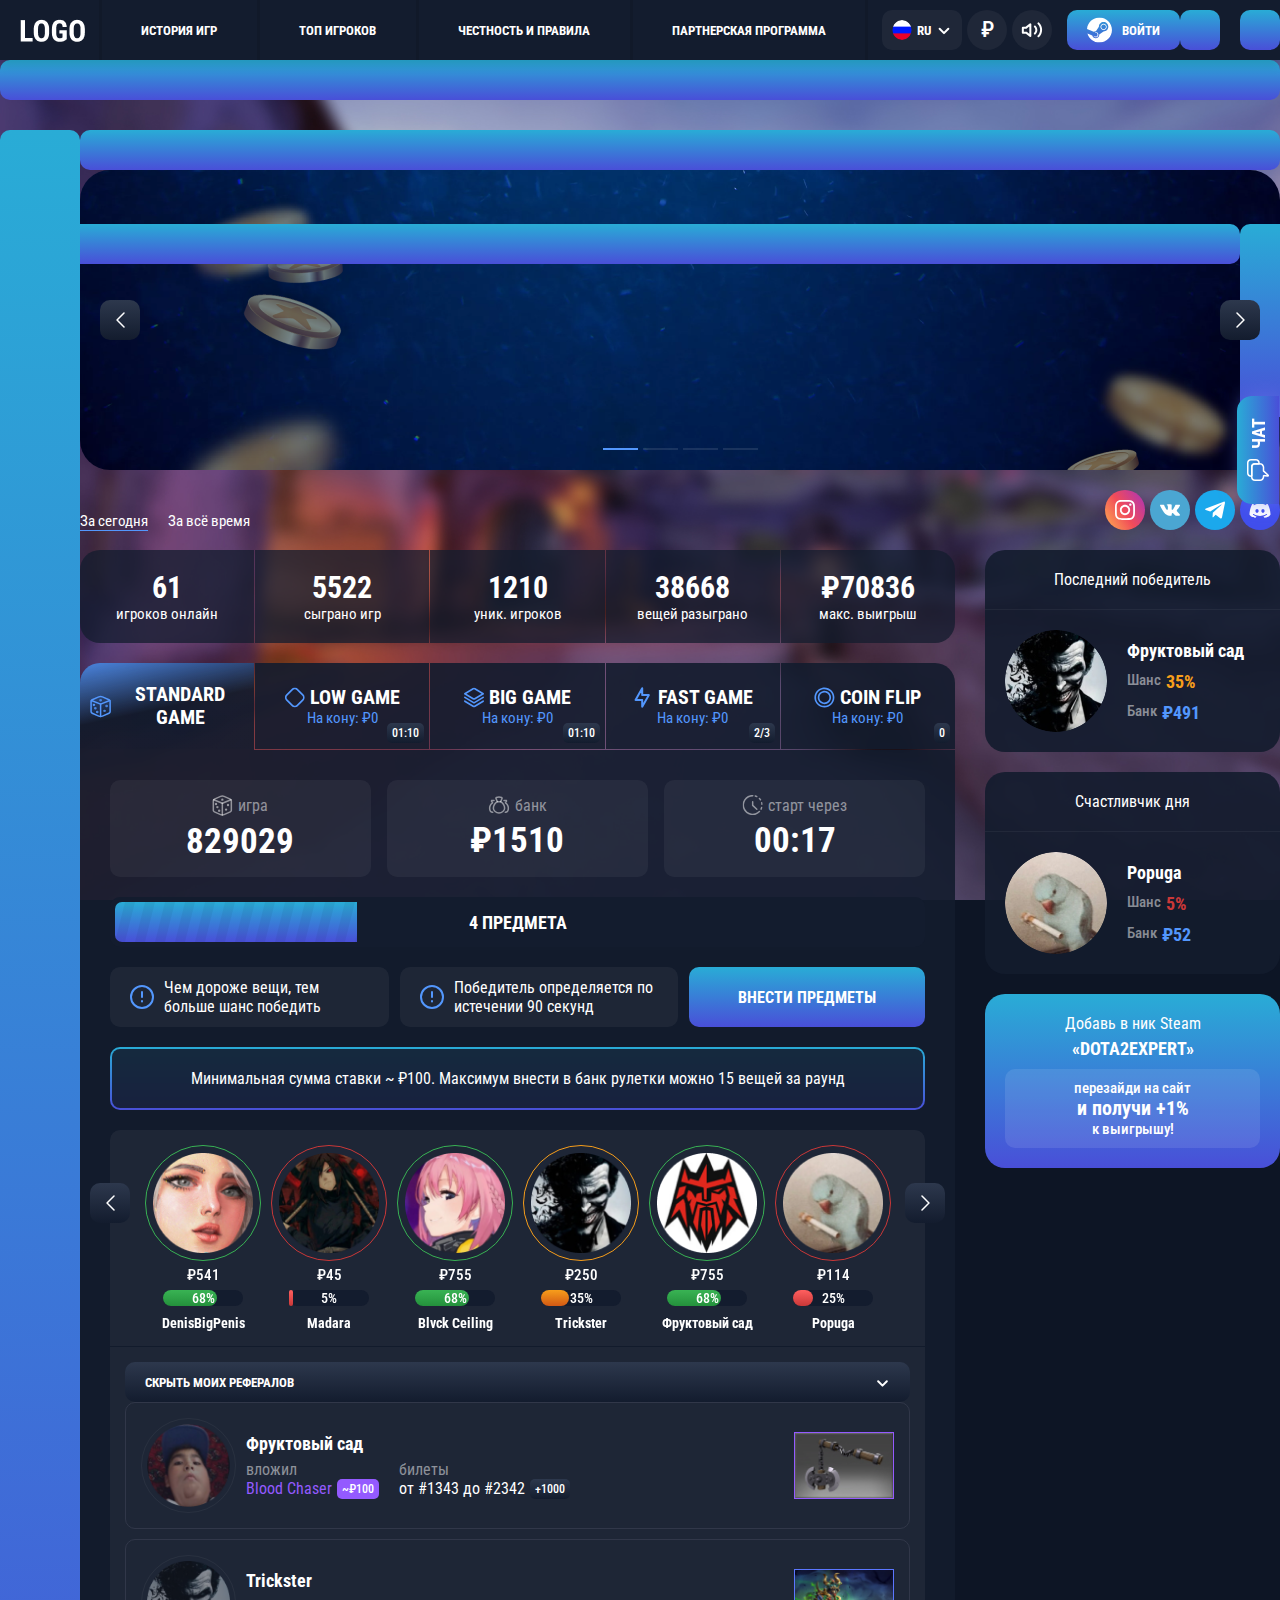
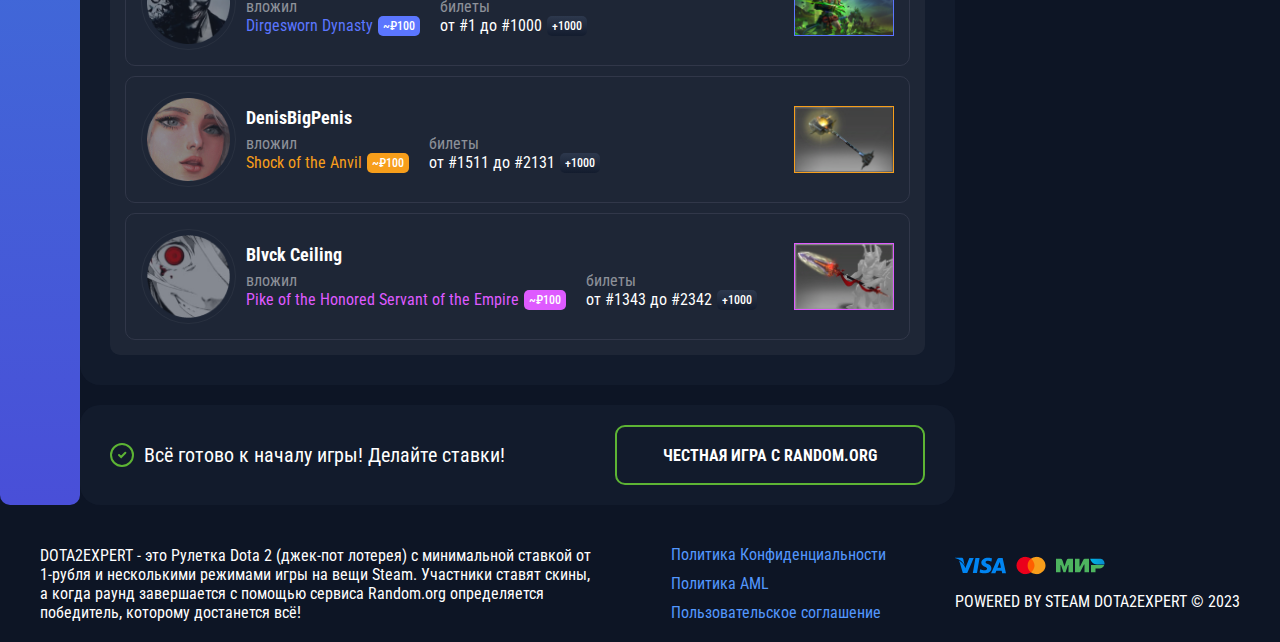
<file: index.html>
<!DOCTYPE html>
<html lang="en">
  <head>
    <meta charset="utf-8" />
    <meta name="viewport" content="width=device-width, initial-scale=1" />
    <title></title>
    <link rel="stylesheet" href="css/slick.css">
    <link rel="stylesheet" href="css/all.css">
    <script src="https://code.jquery.com/jquery-3.6.3.min.js"></script>
    <script src="js/util.js"></script>
    <script src="js/slick.min.js"></script>
    <script src="js/jquery.scrollbar.js"></script>
    <script src="js/bootstrap.modal.js"></script>
    <script src="js/main.js"></script>
  </head>
  <body>
  <header class="header">
    <div class="container">
      <button class="btn btn-burger">
        <svg class="line" width="24" height="24" viewBox="0 0 24 24" fill="none" xmlns="http://www.w3.org/2000/svg">
          <path d="M3 5H21.07" stroke="white" stroke-width="2" stroke-linecap="round" stroke-linejoin="round"/>
          <path d="M3 12H21.07" stroke="white" stroke-width="2" stroke-linecap="round" stroke-linejoin="round"/>
          <path d="M3 19H21.07" stroke="white" stroke-width="2" stroke-linecap="round" stroke-linejoin="round"/>
        </svg>
        <svg class="close" width="24" height="24" viewBox="0 0 24 24" fill="none" xmlns="http://www.w3.org/2000/svg">
          <path d="M6 6L18.7742 18.7742" stroke="#5397FD" stroke-width="2" stroke-linecap="round" stroke-linejoin="round"/>
          <path d="M6 18.7742L18.7742 5.99998" stroke="#5397FD" stroke-width="2" stroke-linecap="round" stroke-linejoin="round"/>
        </svg>
      </button>
      <a href="#" class="logo"><img src="image/logo.png" alt=""></a>
      <div class="nav-box">
        <ul class="nav">
          <li>
            <a href="history.html">
            <span>
              История игр
            </span>
            </a>
          </li>
          <li>
            <a href="top-users.html">
            <span>
              Топ игроков
            </span>
            </a>
          </li>
          <li>
            <a href="faq.html">
            <span>
              Честность и Правила
            </span>
            </a>
          </li>
          <li>
            <a href="ref-1.html">
            <span>
              Партнерская программа
            </span>
            </a>
          </li>
        </ul>
        <div class="control-box">
          <div class="drop-lang">
            <a href="#">
            <span class="lang">
              <img src="image/flag-ru.png" alt="">
            </span>
              RU
              <svg width="16" height="16" viewBox="0 0 16 16" fill="none" xmlns="http://www.w3.org/2000/svg">
                <path d="M12.3289 6.75L7.97694 11.102L3.62495 6.75" stroke="white" stroke-width="2" stroke-linecap="round" stroke-linejoin="round"/>
              </svg>
            </a>
            <ul class="lang-list">
              <li><a href="#"><img src="image/flag-en.png" alt=""></a></li>
              <li><a href="#"><img src="image/flag-pr.png" alt=""></a></li>
              <li><a href="#"><img src="image/flag-gm.png" alt=""></a></li>
              <li><a href="#"><img src="image/flag-ch.png" alt=""></a></li>
            </ul>
          </div>
          <div class="currency-box">
            <button class="btn btn-control-head currency-btn">
              ₽
            </button>
            <ul class="currency-list">
              <li>
                <button class="btn btn-control-head currency-btn">
                  $
                </button>
              </li>
              <li>
                <button class="btn btn-control-head currency-btn">
                  €
                </button>
              </li>
            </ul>
          </div>
          <button class="btn btn-control-head sound-btn">
            <svg class="off" width="22" height="20" viewBox="0 0 22 20" fill="none" xmlns="http://www.w3.org/2000/svg">
              <path d="M1.45459 7.49996H4.78792L8.95459 4.16663V15.8333L4.78792 12.5H1.45459V7.49996Z" stroke="white" stroke-width="2" stroke-linecap="round" stroke-linejoin="round"/>
              <path d="M13.1211 7.5L18.4244 12.8033" stroke="white" stroke-width="2" stroke-linecap="round" stroke-linejoin="round"/>
              <path d="M13.1211 12.8033L18.4244 7.50004" stroke="white" stroke-width="2" stroke-linecap="round" stroke-linejoin="round"/>
            </svg>
            <svg class="on" width="22" height="20" viewBox="0 0 22 20" fill="none" xmlns="http://www.w3.org/2000/svg">
              <path d="M1.83325 7.63936H5.16659L9.33325 4.30603V15.9727L5.16659 12.6394H1.83325V7.63936Z" stroke="white" stroke-width="2" stroke-linecap="round" stroke-linejoin="round"/>
              <path d="M17.4184 3.33334C18.2696 4.18454 18.9448 5.19507 19.4055 6.30722C19.8662 7.41937 20.1033 8.61136 20.1033 9.81515C20.1033 11.0189 19.8662 12.2109 19.4055 13.3231C18.9448 14.4352 18.2696 15.4458 17.4184 16.297" stroke="white" stroke-width="2" stroke-linecap="round"/>
              <path d="M13.8624 6.50269C14.3267 6.96698 14.695 7.51817 14.9463 8.1248C15.1976 8.73143 15.3269 9.38161 15.3269 10.0382C15.3269 10.6948 15.1976 11.345 14.9463 11.9516C14.695 12.5583 14.3267 13.1095 13.8624 13.5738" stroke="white" stroke-width="2" stroke-linecap="round"/>
            </svg>
          </button>
        </div>
        <div class="nav-bottom">
          <div class="panel-bar">
            <ul class="social">
              <li>
                <a href="#" class="btn btn-ico insta">
                  <svg width="20" height="20" viewBox="0 0 20 20" fill="none" xmlns="http://www.w3.org/2000/svg">
                    <g clip-path="url(#clip0_1_127)">
                      <path d="M10.0034 4.86499C7.16757 4.86499 4.87173 7.16332 4.87173 9.99666C4.87173 12.8325 7.17007 15.1283 10.0034 15.1283C12.8392 15.1283 15.1351 12.83 15.1351 9.99666C15.1351 7.16082 12.8367 4.86499 10.0034 4.86499ZM10.0034 13.3275C8.16257 13.3275 6.67257 11.8367 6.67257 9.99666C6.67257 8.15666 8.1634 6.66582 10.0034 6.66582C11.8434 6.66582 13.3342 8.15666 13.3342 9.99666C13.3351 11.8367 11.8442 13.3275 10.0034 13.3275Z" fill="white"></path>
                      <path d="M14.1229 0.064348C12.2829 -0.0214852 7.72538 -0.0173186 5.88371 0.064348C4.26538 0.140181 2.83788 0.531014 1.68705 1.68185C-0.236285 3.60518 0.00954851 6.19684 0.00954851 9.99767C0.00954851 13.8877 -0.207118 16.4193 1.68705 18.3135C3.61788 20.2435 6.24705 19.991 10.0029 19.991C13.8562 19.991 15.1862 19.9935 16.5487 19.466C18.4012 18.7468 19.7995 17.091 19.9362 14.1168C20.0229 12.276 20.0179 7.71934 19.9362 5.87768C19.7712 2.36685 17.887 0.237681 14.1229 0.064348ZM17.0354 17.041C15.7745 18.3018 14.0254 18.1893 9.97871 18.1893C5.81205 18.1893 4.14121 18.251 2.92205 17.0285C1.51788 15.631 1.77205 13.3868 1.77205 9.98434C1.77205 5.38018 1.29955 2.06435 5.92038 1.82768C6.98205 1.79018 7.29455 1.77768 9.96705 1.77768L10.0045 1.80268C14.4454 1.80268 17.9295 1.33768 18.1387 5.95768C18.1862 7.01184 18.197 7.32851 18.197 9.99684C18.1962 14.1152 18.2745 15.796 17.0354 17.041Z" fill="white"></path>
                      <path d="M15.3385 5.86165C16.0008 5.86165 16.5376 5.32476 16.5376 4.66248C16.5376 4.0002 16.0008 3.46332 15.3385 3.46332C14.6762 3.46332 14.1393 4.0002 14.1393 4.66248C14.1393 5.32476 14.6762 5.86165 15.3385 5.86165Z" fill="white"></path>
                    </g>
                    <defs>
                      <clipPath id="clip0_1_127">
                        <rect width="20" height="20" fill="white"></rect>
                      </clipPath>
                    </defs>
                  </svg>
                </a>
              </li>
              <li>
                <a href="#" class="btn btn-ico vk">
                  <svg width="20" height="12" viewBox="0 0 20 12" fill="none" xmlns="http://www.w3.org/2000/svg">
                    <path d="M19.8939 10.5998C19.8697 10.5476 19.8471 10.5043 19.8262 10.4697C19.4792 9.84471 18.8161 9.07762 17.8372 8.16818L17.8166 8.14735L17.8062 8.13714L17.7957 8.12667H17.7852C17.341 7.70319 17.0597 7.41845 16.9419 7.27267C16.7263 6.99497 16.678 6.71387 16.7959 6.42906C16.8791 6.21387 17.1917 5.75943 17.733 5.0651C18.0178 4.69713 18.2433 4.40222 18.4098 4.18002C19.6109 2.58326 20.1316 1.56291 19.9719 1.11856L19.9098 1.01473C19.8681 0.952213 19.7606 0.895024 19.5872 0.842869C19.4134 0.790822 19.1914 0.782215 18.9206 0.816901L15.9216 0.837617C15.8731 0.820402 15.8037 0.822006 15.7133 0.842869C15.623 0.863731 15.5779 0.874199 15.5779 0.874199L15.5257 0.900276L15.4843 0.931606C15.4495 0.952322 15.4114 0.988759 15.3697 1.04084C15.3282 1.09274 15.2935 1.15365 15.2658 1.22306C14.9393 2.06305 14.5681 2.84404 14.1515 3.56597C13.8946 3.99646 13.6587 4.36954 13.4432 4.68542C13.2281 5.0012 13.0476 5.23386 12.9019 5.383C12.756 5.53228 12.6244 5.65187 12.5061 5.74221C12.388 5.83259 12.2979 5.87078 12.2355 5.85681C12.173 5.84284 12.1141 5.82898 12.0583 5.81512C11.9612 5.75261 11.883 5.66759 11.8241 5.56C11.765 5.4524 11.7252 5.31698 11.7043 5.15384C11.6836 4.99059 11.6714 4.85017 11.6679 4.73211C11.6646 4.61419 11.6661 4.4474 11.6732 4.23222C11.6804 4.01692 11.6836 3.87125 11.6836 3.79488C11.6836 3.53103 11.6888 3.24469 11.6991 2.93577C11.7096 2.62685 11.7181 2.38208 11.7252 2.20176C11.7323 2.02126 11.7356 1.83029 11.7356 1.62896C11.7356 1.42763 11.7233 1.26974 11.6991 1.15515C11.6752 1.0407 11.6384 0.9296 11.59 0.821897C11.5413 0.714303 11.4701 0.631073 11.3766 0.571988C11.2829 0.512975 11.1664 0.466145 11.0277 0.43135C10.6598 0.348083 10.1912 0.30304 9.62183 0.296037C8.33067 0.282178 7.50103 0.365554 7.1331 0.546056C6.98732 0.62232 6.8554 0.726521 6.73745 0.858333C6.61245 1.01112 6.59502 1.09449 6.68525 1.10821C7.10184 1.17061 7.39676 1.31989 7.57033 1.5559L7.63288 1.68097C7.68153 1.7712 7.73012 1.93095 7.77873 2.16C7.82728 2.38905 7.85861 2.64242 7.87239 2.91997C7.90704 3.42683 7.90704 3.86071 7.87239 4.22164C7.83764 4.58272 7.80481 4.86381 7.77348 5.06514C7.74215 5.26647 7.69532 5.42961 7.63288 5.55453C7.57033 5.67948 7.52872 5.75585 7.50785 5.78357C7.48703 5.81129 7.46967 5.82876 7.45588 5.83562C7.36565 5.87019 7.2718 5.88781 7.17468 5.88781C7.0774 5.88781 6.95945 5.83916 6.82064 5.74192C6.68186 5.64469 6.53783 5.51112 6.38855 5.34102C6.23927 5.17087 6.07091 4.93311 5.88341 4.62769C5.69605 4.32227 5.50165 3.9613 5.30032 3.54478L5.13375 3.24272C5.02962 3.04839 4.88738 2.76544 4.70688 2.39411C4.52627 2.02264 4.36663 1.66332 4.22785 1.31621C4.17237 1.17043 4.08904 1.05944 3.97798 0.983069L3.92586 0.951739C3.89121 0.92402 3.83559 0.894586 3.75929 0.86322C3.68288 0.83189 3.60315 0.809423 3.51977 0.7956L0.66657 0.816317C0.37501 0.816317 0.177183 0.882368 0.0730178 1.01429L0.0313298 1.07669C0.0105041 1.11145 0 1.16696 0 1.24337C0 1.31975 0.0208258 1.41348 0.0625138 1.52447C0.479029 2.50339 0.93198 3.44748 1.42137 4.35688C1.91075 5.26628 2.33602 5.99883 2.69692 6.55387C3.05789 7.10931 3.42582 7.63353 3.80072 8.12627C4.17562 8.61919 4.42378 8.93508 4.5452 9.07386C4.66676 9.21289 4.76224 9.31684 4.83165 9.38625L5.09203 9.63612C5.25863 9.80276 5.50329 10.0023 5.82611 10.2349C6.149 10.4675 6.50646 10.6966 6.89869 10.9224C7.29099 11.1478 7.74737 11.3318 8.26808 11.474C8.78873 11.6165 9.29548 11.6736 9.7884 11.646H10.9859C11.2288 11.6251 11.4128 11.5487 11.5379 11.4169L11.5793 11.3647C11.6072 11.3233 11.6333 11.2589 11.6573 11.1723C11.6817 11.0855 11.6938 10.9899 11.6938 10.8859C11.6867 10.5875 11.7094 10.3185 11.7613 10.079C11.8132 9.8396 11.8724 9.6591 11.9386 9.53753C12.0047 9.41608 12.0793 9.31359 12.1624 9.23051C12.2456 9.14724 12.3049 9.0968 12.3397 9.07944C12.3743 9.06197 12.4019 9.05012 12.4227 9.04301C12.5893 8.98749 12.7854 9.04125 13.0112 9.20454C13.2369 9.36768 13.4485 9.56912 13.6465 9.80853C13.8444 10.0481 14.0821 10.317 14.3597 10.6154C14.6375 10.914 14.8804 11.1359 15.0886 11.2819L15.2968 11.4069C15.4358 11.4903 15.6163 11.5666 15.8385 11.6361C16.0603 11.7054 16.2546 11.7228 16.4215 11.6881L19.0872 11.6465C19.3508 11.6465 19.556 11.6029 19.7015 11.5162C19.8473 11.4295 19.9339 11.3339 19.9619 11.2299C19.9897 11.1258 19.9912 11.0077 19.9672 10.8757C19.9425 10.744 19.9181 10.6519 19.8939 10.5998Z" fill="white"></path>
                  </svg>
                </a>
              </li>
              <li>
                <a href="#" class="btn btn-ico tg">
                  <svg width="20" height="18" viewBox="0 0 20 18" fill="none" xmlns="http://www.w3.org/2000/svg">
                    <path d="M19.9427 2.13516C20.2107 0.884258 19.4959 0.39283 18.6918 0.705557L0.911028 7.54086C-0.295203 8.03229 -0.250528 8.70242 0.732327 9.01515L5.24452 10.4001L15.7879 3.78815C16.2793 3.43074 16.7707 3.65412 16.3686 3.96685L7.83568 11.651L7.52296 16.3419C8.01439 16.3419 8.19309 16.1632 8.46114 15.8951L10.6502 13.7507L15.2518 17.146C16.1006 17.6375 16.726 17.3694 16.9494 16.3866L19.9427 2.13516Z" fill="white"></path>
                  </svg>
                </a>
              </li>
              <li>
                <a href="#" class="btn btn-ico dc">
                  <svg width="22" height="16" viewBox="0 0 22 16" fill="none" xmlns="http://www.w3.org/2000/svg">
                    <path d="M18.5897 1.96025C16.7727 0.497551 13.898 0.24966 13.7747 0.240986C13.6811 0.233276 13.5874 0.254885 13.5066 0.302818C13.4257 0.350751 13.3618 0.422635 13.3237 0.508508C13.2689 0.631869 13.2223 0.758761 13.1845 0.888334C14.3865 1.09149 15.8629 1.50007 17.1987 2.32912C17.2496 2.36074 17.2938 2.40209 17.3288 2.45081C17.3638 2.49953 17.3888 2.55466 17.4025 2.61305C17.4162 2.67145 17.4182 2.73196 17.4085 2.79115C17.3988 2.85033 17.3775 2.90702 17.3459 2.95797C17.3143 3.00893 17.2729 3.05316 17.2242 3.08814C17.1755 3.12312 17.1203 3.14816 17.0619 3.16183C17.0035 3.1755 16.943 3.17754 16.8839 3.16782C16.8247 3.1581 16.768 3.13683 16.717 3.1052C14.4207 1.67949 11.5528 1.60872 11 1.60872C10.4476 1.60872 7.57791 1.67994 5.28298 3.10475C5.23202 3.13637 5.17533 3.15765 5.11615 3.16736C5.05697 3.17708 4.99645 3.17504 4.93806 3.16137C4.82012 3.13376 4.71799 3.06043 4.65412 2.95752C4.59025 2.8546 4.56988 2.73053 4.59749 2.6126C4.6251 2.49466 4.69843 2.39253 4.80135 2.32866C6.13713 1.5019 7.61352 1.09149 8.81554 0.890159C8.74615 0.663725 8.68315 0.520834 8.67859 0.508508C8.6406 0.422028 8.5764 0.349674 8.49505 0.301669C8.4137 0.253664 8.31933 0.232436 8.22526 0.240986C8.102 0.250116 5.22728 0.497551 3.38522 1.97988C2.42424 2.86918 0.5 8.06942 0.5 12.5652C0.5 12.6456 0.521456 12.7223 0.560717 12.7917C1.88737 15.1245 5.50941 15.734 6.3348 15.7609H6.34896C6.42099 15.7611 6.49204 15.7442 6.55631 15.7117C6.62058 15.6792 6.67624 15.6319 6.71874 15.5737L7.5528 14.4251C5.30078 13.844 4.15035 12.856 4.08461 12.7972C3.9938 12.717 3.93855 12.6041 3.93102 12.4832C3.92348 12.3623 3.96428 12.2434 4.04443 12.1526C4.12459 12.0617 4.23753 12.0065 4.35842 11.999C4.47931 11.9914 4.59824 12.0322 4.68904 12.1124C4.71552 12.1375 6.83424 13.9348 11 13.9348C15.1726 13.9348 17.2913 12.1302 17.3128 12.1124C17.4039 12.0328 17.5228 11.9926 17.6435 12.0007C17.7642 12.0087 17.8768 12.0643 17.9565 12.1553C17.9959 12.2001 18.0262 12.2523 18.0455 12.3088C18.0648 12.3654 18.0727 12.4251 18.0689 12.4847C18.0651 12.5443 18.0496 12.6026 18.0232 12.6562C17.9969 12.7098 17.9602 12.7577 17.9154 12.7972C17.8497 12.856 16.6992 13.844 14.4472 14.4251L15.2817 15.5737C15.3242 15.6318 15.3798 15.6791 15.4439 15.7116C15.5081 15.7441 15.5791 15.761 15.651 15.7609H15.6647C16.491 15.734 20.1126 15.124 21.4397 12.7917C21.4785 12.7223 21.5 12.6456 21.5 12.5652C21.5 8.06942 19.5758 2.86964 18.5897 1.96025ZM8.03261 10.7392C7.1497 10.7392 6.43478 9.92198 6.43478 8.91307C6.43478 7.90416 7.1497 7.08699 8.03261 7.08699C8.91552 7.08699 9.63043 7.90416 9.63043 8.91307C9.63043 9.92198 8.91552 10.7392 8.03261 10.7392ZM13.9674 10.7392C13.0845 10.7392 12.3696 9.92198 12.3696 8.91307C12.3696 7.90416 13.0845 7.08699 13.9674 7.08699C14.8503 7.08699 15.5652 7.90416 15.5652 8.91307C15.5652 9.92198 14.8503 10.7392 13.9674 10.7392Z" fill="white"></path>
                  </svg>
                </a>
              </li>
            </ul>
          </div>
          <button class="btn btn-primary btn-support">
            <span class="ico">
              <img src="image/img-support.png" alt="">
            </span>
            <span class="text">
              <strong>Support 24/7</strong>
              <span>Мы всегда поможем</span>
            </span>
          </button>
        </div>
        <span class="close">
          <svg width="24" height="24" viewBox="0 0 24 24" fill="none" xmlns="http://www.w3.org/2000/svg">
            <g>
            <path d="M6 6.00003L18.7742 18.7742" stroke="white" stroke-width="2" stroke-linecap="round" stroke-linejoin="round"/>
            <path d="M6 18.7742L18.7742 6.00001" stroke="white" stroke-width="2" stroke-linecap="round" stroke-linejoin="round"/>
            </g>
            </svg>
        </span>
      </div>
      <div class="profile-holder">
        <a href="lk-wallet.html" class="btn btn-primary btn-small">
          <svg width="25" height="26" viewBox="0 0 25 26" fill="none" xmlns="http://www.w3.org/2000/svg">
            <g clip-path="url(#clip0_1_62)">
              <path d="M14.2517 9.77419C14.2517 8.47086 15.3083 7.41419 16.6108 7.41419C17.9133 7.41419 18.97 8.47086 18.97 9.77336C18.97 11.0767 17.9142 12.1325 16.6108 12.1325C16.6108 12.1325 16.6108 12.1325 16.61 12.1325C15.3075 12.1325 14.2517 11.0767 14.2517 9.77419C14.2517 9.77419 14.2508 9.77419 14.2508 9.77336L14.2517 9.77419ZM19.7425 9.77919C19.7425 8.04502 18.3367 6.63919 16.6025 6.63919C14.8683 6.63919 13.4625 8.04502 13.4625 9.77919C13.4625 11.5134 14.8683 12.9192 16.6025 12.9192C18.3358 12.9167 19.74 11.5117 19.7425 9.77919ZM7.85584 19.4667L6.32167 18.8317C6.75834 19.73 7.66417 20.3384 8.71167 20.3384C9.80917 20.3384 10.7517 19.6709 11.1533 18.7192L11.16 18.7017C11.2892 18.4 11.365 18.0484 11.365 17.68C11.365 16.2159 10.1783 15.0292 8.71417 15.0292C8.37667 15.0292 8.05417 15.0925 7.75751 15.2067L7.77584 15.2009L9.36167 15.8567C10.0717 16.16 10.5608 16.8534 10.5608 17.66C10.5608 18.74 9.68501 19.6159 8.60501 19.6159C8.33501 19.6159 8.07834 19.5609 7.84417 19.4625L7.85667 19.4675L7.85584 19.4667ZM12.4783 0.503357C5.93084 0.50419 0.560839 5.54169 0.0300058 11.9517L0.0266724 11.9967L6.72501 14.765C7.28167 14.38 7.97084 14.1509 8.71417 14.1509C8.71501 14.1509 8.71584 14.1509 8.71584 14.1509C8.78167 14.1509 8.84584 14.155 8.91167 14.1575L11.8908 9.84419V9.78252C11.8933 7.18252 14.0017 5.07586 16.6017 5.07586C19.2033 5.07586 21.3125 7.18502 21.3125 9.78669C21.3125 12.3884 19.2033 14.4975 16.6017 14.4975H16.4925L12.2475 17.5292C12.2475 17.5834 12.2517 17.6384 12.2517 17.695C12.2517 17.6959 12.2517 17.6967 12.2517 17.6975C12.2517 19.6492 10.6692 21.2317 8.71751 21.2317C7.01167 21.2317 5.58751 20.0225 5.25667 18.415L5.25251 18.3925L0.456672 16.4067C1.99084 21.6942 6.79084 25.4942 12.4775 25.4942C19.3783 25.4942 24.9725 19.9 24.9725 12.9992C24.9725 6.09836 19.3783 0.50419 12.4775 0.50419L12.4783 0.503357Z" fill="white"/>
            </g>
            <defs>
              <clipPath id="clip0_1_62">
                <rect width="25" height="25" fill="white" transform="translate(0 0.5)"/>
              </clipPath>
            </defs>
          </svg>
          войти
        </button>
      </div>
    </div>
  </header>

  <div class="wrapper">
    <div class="container">
      <div class="banner">
        <div class="slide">
          <a href="#">
            <span class="name">бонус для новых игроков</span>
            <span class="title">+100% к первому выигрышу</span>
            <span class="game">
            <svg width="31" height="33" viewBox="0 0 31 33" fill="none" xmlns="http://www.w3.org/2000/svg">
            <path d="M15.5001 12.9311V31.5001" stroke="#5397FD" stroke-width="1.5" stroke-linecap="round" stroke-linejoin="round"/>
            <path d="M1.73999 7.42676L15.5001 12.9308L29.2602 7.42676" stroke="#5397FD" stroke-width="1.5" stroke-linecap="round" stroke-linejoin="round"/>
            <path d="M12.7671 30.9191C13.6273 31.3021 14.5584 31.5 15.5001 31.5C16.4417 31.5 17.3728 31.3021 18.233 30.9191L28.087 26.5387C28.5921 26.3144 29.0213 25.9481 29.3224 25.4848C29.6237 25.0212 29.7839 24.4803 29.7839 23.9276V9.07241C29.7839 8.51972 29.6237 7.97884 29.3224 7.51528C29.0213 7.05191 28.5921 6.68567 28.087 6.46132L18.233 2.08093C17.3728 1.69792 16.4417 1.5 15.5001 1.5C14.5584 1.5 13.6273 1.69792 12.7671 2.08093L2.91313 6.45561C2.40679 6.68053 1.97681 7.04791 1.67553 7.5128C1.37424 7.97769 1.21465 8.52029 1.2162 9.07431V23.9295C1.21613 24.4822 1.37641 25.0231 1.67761 25.4867C1.97881 25.95 2.40799 26.3163 2.91313 26.5406L12.7671 30.9191Z" stroke="#5397FD" stroke-width="1.5" stroke-linecap="round" stroke-linejoin="round"/>
            <path d="M5.5013 14.7727C5.10686 14.7727 4.78711 14.453 4.78711 14.0586C4.78711 13.6641 5.10686 13.3444 5.5013 13.3444" stroke="#5397FD" stroke-width="1.5"/>
            <path d="M5.50146 14.7727C5.89591 14.7727 6.21566 14.453 6.21566 14.0586C6.21566 13.6641 5.89591 13.3444 5.50146 13.3444" stroke="#5397FD" stroke-width="1.5"/>
            <path d="M7.64376 19.7796C7.24931 19.7796 6.92957 19.4598 6.92957 19.0654C6.92957 18.671 7.24931 18.3512 7.64376 18.3512" stroke="#5397FD" stroke-width="1.5"/>
            <path d="M7.64368 19.7796C8.0381 19.7796 8.35787 19.4598 8.35787 19.0654C8.35787 18.671 8.0381 18.3512 7.64368 18.3512" stroke="#5397FD" stroke-width="1.5"/>
            <path d="M10.5007 25.4855C10.1062 25.4855 9.7865 25.1657 9.7865 24.7713C9.7865 24.3769 10.1062 24.0571 10.5007 24.0571" stroke="#5397FD" stroke-width="1.5"/>
            <path d="M10.5006 25.4855C10.8951 25.4855 11.2148 25.1657 11.2148 24.7713C11.2148 24.3769 10.8951 24.0571 10.5006 24.0571" stroke="#5397FD" stroke-width="1.5"/>
            <path d="M21.4307 23.7467C21.0363 23.7467 20.7166 23.427 20.7166 23.0326C20.7166 22.6381 21.0363 22.3184 21.4307 22.3184" stroke="#5397FD" stroke-width="1.5"/>
            <path d="M21.4307 23.7467C21.8251 23.7467 22.1449 23.427 22.1449 23.0326C22.1449 22.6381 21.8251 22.3184 21.4307 22.3184" stroke="#5397FD" stroke-width="1.5"/>
            <path d="M24.5046 16.3952C24.1102 16.3952 23.7904 16.0755 23.7904 15.6811C23.7904 15.2866 24.1102 14.9669 24.5046 14.9669" stroke="#5397FD" stroke-width="1.5"/>
            <path d="M24.5046 16.3952C24.8991 16.3952 25.2188 16.0755 25.2188 15.6811C25.2188 15.2866 24.8991 14.9669 24.5046 14.9669" stroke="#5397FD" stroke-width="1.5"/>
            <path d="M15.5001 7.95262C15.1056 7.95262 14.7859 7.63285 14.7859 7.23842C14.7859 6.844 15.1056 6.52423 15.5001 6.52423" stroke="#5397FD" stroke-width="1.5"/>
            <path d="M15.5001 7.95268C15.8945 7.95268 16.2143 7.63291 16.2143 7.23848C16.2143 6.84406 15.8945 6.52429 15.5001 6.52429" stroke="#5397FD" stroke-width="1.5"/>
            </svg>
            в standart game
          </span>
          </a>
        </div>
        <div class="slide">
          <a href="#">
            <span class="name">бонус для новых игроков</span>
            <span class="title">+100% к первому выигрышу</span>
            <span class="game">
            <svg width="31" height="33" viewBox="0 0 31 33" fill="none" xmlns="http://www.w3.org/2000/svg">
            <path d="M15.5001 12.9311V31.5001" stroke="#5397FD" stroke-width="1.5" stroke-linecap="round" stroke-linejoin="round"/>
            <path d="M1.73999 7.42676L15.5001 12.9308L29.2602 7.42676" stroke="#5397FD" stroke-width="1.5" stroke-linecap="round" stroke-linejoin="round"/>
            <path d="M12.7671 30.9191C13.6273 31.3021 14.5584 31.5 15.5001 31.5C16.4417 31.5 17.3728 31.3021 18.233 30.9191L28.087 26.5387C28.5921 26.3144 29.0213 25.9481 29.3224 25.4848C29.6237 25.0212 29.7839 24.4803 29.7839 23.9276V9.07241C29.7839 8.51972 29.6237 7.97884 29.3224 7.51528C29.0213 7.05191 28.5921 6.68567 28.087 6.46132L18.233 2.08093C17.3728 1.69792 16.4417 1.5 15.5001 1.5C14.5584 1.5 13.6273 1.69792 12.7671 2.08093L2.91313 6.45561C2.40679 6.68053 1.97681 7.04791 1.67553 7.5128C1.37424 7.97769 1.21465 8.52029 1.2162 9.07431V23.9295C1.21613 24.4822 1.37641 25.0231 1.67761 25.4867C1.97881 25.95 2.40799 26.3163 2.91313 26.5406L12.7671 30.9191Z" stroke="#5397FD" stroke-width="1.5" stroke-linecap="round" stroke-linejoin="round"/>
            <path d="M5.5013 14.7727C5.10686 14.7727 4.78711 14.453 4.78711 14.0586C4.78711 13.6641 5.10686 13.3444 5.5013 13.3444" stroke="#5397FD" stroke-width="1.5"/>
            <path d="M5.50146 14.7727C5.89591 14.7727 6.21566 14.453 6.21566 14.0586C6.21566 13.6641 5.89591 13.3444 5.50146 13.3444" stroke="#5397FD" stroke-width="1.5"/>
            <path d="M7.64376 19.7796C7.24931 19.7796 6.92957 19.4598 6.92957 19.0654C6.92957 18.671 7.24931 18.3512 7.64376 18.3512" stroke="#5397FD" stroke-width="1.5"/>
            <path d="M7.64368 19.7796C8.0381 19.7796 8.35787 19.4598 8.35787 19.0654C8.35787 18.671 8.0381 18.3512 7.64368 18.3512" stroke="#5397FD" stroke-width="1.5"/>
            <path d="M10.5007 25.4855C10.1062 25.4855 9.7865 25.1657 9.7865 24.7713C9.7865 24.3769 10.1062 24.0571 10.5007 24.0571" stroke="#5397FD" stroke-width="1.5"/>
            <path d="M10.5006 25.4855C10.8951 25.4855 11.2148 25.1657 11.2148 24.7713C11.2148 24.3769 10.8951 24.0571 10.5006 24.0571" stroke="#5397FD" stroke-width="1.5"/>
            <path d="M21.4307 23.7467C21.0363 23.7467 20.7166 23.427 20.7166 23.0326C20.7166 22.6381 21.0363 22.3184 21.4307 22.3184" stroke="#5397FD" stroke-width="1.5"/>
            <path d="M21.4307 23.7467C21.8251 23.7467 22.1449 23.427 22.1449 23.0326C22.1449 22.6381 21.8251 22.3184 21.4307 22.3184" stroke="#5397FD" stroke-width="1.5"/>
            <path d="M24.5046 16.3952C24.1102 16.3952 23.7904 16.0755 23.7904 15.6811C23.7904 15.2866 24.1102 14.9669 24.5046 14.9669" stroke="#5397FD" stroke-width="1.5"/>
            <path d="M24.5046 16.3952C24.8991 16.3952 25.2188 16.0755 25.2188 15.6811C25.2188 15.2866 24.8991 14.9669 24.5046 14.9669" stroke="#5397FD" stroke-width="1.5"/>
            <path d="M15.5001 7.95262C15.1056 7.95262 14.7859 7.63285 14.7859 7.23842C14.7859 6.844 15.1056 6.52423 15.5001 6.52423" stroke="#5397FD" stroke-width="1.5"/>
            <path d="M15.5001 7.95268C15.8945 7.95268 16.2143 7.63291 16.2143 7.23848C16.2143 6.84406 15.8945 6.52429 15.5001 6.52429" stroke="#5397FD" stroke-width="1.5"/>
            </svg>
            в standart game
          </span>
          </a>
        </div>
        <div class="slide">
          <a href="#">
            <span class="name">бонус для новых игроков</span>
            <span class="title">+100% к первому выигрышу</span>
            <span class="game">
            <svg width="31" height="33" viewBox="0 0 31 33" fill="none" xmlns="http://www.w3.org/2000/svg">
            <path d="M15.5001 12.9311V31.5001" stroke="#5397FD" stroke-width="1.5" stroke-linecap="round" stroke-linejoin="round"/>
            <path d="M1.73999 7.42676L15.5001 12.9308L29.2602 7.42676" stroke="#5397FD" stroke-width="1.5" stroke-linecap="round" stroke-linejoin="round"/>
            <path d="M12.7671 30.9191C13.6273 31.3021 14.5584 31.5 15.5001 31.5C16.4417 31.5 17.3728 31.3021 18.233 30.9191L28.087 26.5387C28.5921 26.3144 29.0213 25.9481 29.3224 25.4848C29.6237 25.0212 29.7839 24.4803 29.7839 23.9276V9.07241C29.7839 8.51972 29.6237 7.97884 29.3224 7.51528C29.0213 7.05191 28.5921 6.68567 28.087 6.46132L18.233 2.08093C17.3728 1.69792 16.4417 1.5 15.5001 1.5C14.5584 1.5 13.6273 1.69792 12.7671 2.08093L2.91313 6.45561C2.40679 6.68053 1.97681 7.04791 1.67553 7.5128C1.37424 7.97769 1.21465 8.52029 1.2162 9.07431V23.9295C1.21613 24.4822 1.37641 25.0231 1.67761 25.4867C1.97881 25.95 2.40799 26.3163 2.91313 26.5406L12.7671 30.9191Z" stroke="#5397FD" stroke-width="1.5" stroke-linecap="round" stroke-linejoin="round"/>
            <path d="M5.5013 14.7727C5.10686 14.7727 4.78711 14.453 4.78711 14.0586C4.78711 13.6641 5.10686 13.3444 5.5013 13.3444" stroke="#5397FD" stroke-width="1.5"/>
            <path d="M5.50146 14.7727C5.89591 14.7727 6.21566 14.453 6.21566 14.0586C6.21566 13.6641 5.89591 13.3444 5.50146 13.3444" stroke="#5397FD" stroke-width="1.5"/>
            <path d="M7.64376 19.7796C7.24931 19.7796 6.92957 19.4598 6.92957 19.0654C6.92957 18.671 7.24931 18.3512 7.64376 18.3512" stroke="#5397FD" stroke-width="1.5"/>
            <path d="M7.64368 19.7796C8.0381 19.7796 8.35787 19.4598 8.35787 19.0654C8.35787 18.671 8.0381 18.3512 7.64368 18.3512" stroke="#5397FD" stroke-width="1.5"/>
            <path d="M10.5007 25.4855C10.1062 25.4855 9.7865 25.1657 9.7865 24.7713C9.7865 24.3769 10.1062 24.0571 10.5007 24.0571" stroke="#5397FD" stroke-width="1.5"/>
            <path d="M10.5006 25.4855C10.8951 25.4855 11.2148 25.1657 11.2148 24.7713C11.2148 24.3769 10.8951 24.0571 10.5006 24.0571" stroke="#5397FD" stroke-width="1.5"/>
            <path d="M21.4307 23.7467C21.0363 23.7467 20.7166 23.427 20.7166 23.0326C20.7166 22.6381 21.0363 22.3184 21.4307 22.3184" stroke="#5397FD" stroke-width="1.5"/>
            <path d="M21.4307 23.7467C21.8251 23.7467 22.1449 23.427 22.1449 23.0326C22.1449 22.6381 21.8251 22.3184 21.4307 22.3184" stroke="#5397FD" stroke-width="1.5"/>
            <path d="M24.5046 16.3952C24.1102 16.3952 23.7904 16.0755 23.7904 15.6811C23.7904 15.2866 24.1102 14.9669 24.5046 14.9669" stroke="#5397FD" stroke-width="1.5"/>
            <path d="M24.5046 16.3952C24.8991 16.3952 25.2188 16.0755 25.2188 15.6811C25.2188 15.2866 24.8991 14.9669 24.5046 14.9669" stroke="#5397FD" stroke-width="1.5"/>
            <path d="M15.5001 7.95262C15.1056 7.95262 14.7859 7.63285 14.7859 7.23842C14.7859 6.844 15.1056 6.52423 15.5001 6.52423" stroke="#5397FD" stroke-width="1.5"/>
            <path d="M15.5001 7.95268C15.8945 7.95268 16.2143 7.63291 16.2143 7.23848C16.2143 6.84406 15.8945 6.52429 15.5001 6.52429" stroke="#5397FD" stroke-width="1.5"/>
            </svg>
            в standart game
          </span>
          </a>
        </div>
      </div>

      <div class="head-content">
        <div class="sort-links">
          <a href="#" class="link active">За сегодня</a>
          <a href="#" class="link">За всё время</a>
        </div>
        <div class="panel-bar">
          <ul class="social">
            <li>
              <a href="#" class="btn btn-ico insta">
                <svg width="20" height="20" viewBox="0 0 20 20" fill="none" xmlns="http://www.w3.org/2000/svg">
                  <g clip-path="url(#clip0_1_127)">
                    <path d="M10.0034 4.86499C7.16757 4.86499 4.87173 7.16332 4.87173 9.99666C4.87173 12.8325 7.17007 15.1283 10.0034 15.1283C12.8392 15.1283 15.1351 12.83 15.1351 9.99666C15.1351 7.16082 12.8367 4.86499 10.0034 4.86499ZM10.0034 13.3275C8.16257 13.3275 6.67257 11.8367 6.67257 9.99666C6.67257 8.15666 8.1634 6.66582 10.0034 6.66582C11.8434 6.66582 13.3342 8.15666 13.3342 9.99666C13.3351 11.8367 11.8442 13.3275 10.0034 13.3275Z" fill="white"/>
                    <path d="M14.1229 0.064348C12.2829 -0.0214852 7.72538 -0.0173186 5.88371 0.064348C4.26538 0.140181 2.83788 0.531014 1.68705 1.68185C-0.236285 3.60518 0.00954851 6.19684 0.00954851 9.99767C0.00954851 13.8877 -0.207118 16.4193 1.68705 18.3135C3.61788 20.2435 6.24705 19.991 10.0029 19.991C13.8562 19.991 15.1862 19.9935 16.5487 19.466C18.4012 18.7468 19.7995 17.091 19.9362 14.1168C20.0229 12.276 20.0179 7.71934 19.9362 5.87768C19.7712 2.36685 17.887 0.237681 14.1229 0.064348ZM17.0354 17.041C15.7745 18.3018 14.0254 18.1893 9.97871 18.1893C5.81205 18.1893 4.14121 18.251 2.92205 17.0285C1.51788 15.631 1.77205 13.3868 1.77205 9.98434C1.77205 5.38018 1.29955 2.06435 5.92038 1.82768C6.98205 1.79018 7.29455 1.77768 9.96705 1.77768L10.0045 1.80268C14.4454 1.80268 17.9295 1.33768 18.1387 5.95768C18.1862 7.01184 18.197 7.32851 18.197 9.99684C18.1962 14.1152 18.2745 15.796 17.0354 17.041Z" fill="white"/>
                    <path d="M15.3385 5.86165C16.0008 5.86165 16.5376 5.32476 16.5376 4.66248C16.5376 4.0002 16.0008 3.46332 15.3385 3.46332C14.6762 3.46332 14.1393 4.0002 14.1393 4.66248C14.1393 5.32476 14.6762 5.86165 15.3385 5.86165Z" fill="white"/>
                  </g>
                  <defs>
                    <clipPath id="clip0_1_127">
                      <rect width="20" height="20" fill="white"/>
                    </clipPath>
                  </defs>
                </svg>
              </a>
            </li>
            <li>
              <a href="#" class="btn btn-ico vk">
                <svg width="20" height="12" viewBox="0 0 20 12" fill="none" xmlns="http://www.w3.org/2000/svg">
                  <path d="M19.8939 10.5998C19.8697 10.5476 19.8471 10.5043 19.8262 10.4697C19.4792 9.84471 18.8161 9.07762 17.8372 8.16818L17.8166 8.14735L17.8062 8.13714L17.7957 8.12667H17.7852C17.341 7.70319 17.0597 7.41845 16.9419 7.27267C16.7263 6.99497 16.678 6.71387 16.7959 6.42906C16.8791 6.21387 17.1917 5.75943 17.733 5.0651C18.0178 4.69713 18.2433 4.40222 18.4098 4.18002C19.6109 2.58326 20.1316 1.56291 19.9719 1.11856L19.9098 1.01473C19.8681 0.952213 19.7606 0.895024 19.5872 0.842869C19.4134 0.790822 19.1914 0.782215 18.9206 0.816901L15.9216 0.837617C15.8731 0.820402 15.8037 0.822006 15.7133 0.842869C15.623 0.863731 15.5779 0.874199 15.5779 0.874199L15.5257 0.900276L15.4843 0.931606C15.4495 0.952322 15.4114 0.988759 15.3697 1.04084C15.3282 1.09274 15.2935 1.15365 15.2658 1.22306C14.9393 2.06305 14.5681 2.84404 14.1515 3.56597C13.8946 3.99646 13.6587 4.36954 13.4432 4.68542C13.2281 5.0012 13.0476 5.23386 12.9019 5.383C12.756 5.53228 12.6244 5.65187 12.5061 5.74221C12.388 5.83259 12.2979 5.87078 12.2355 5.85681C12.173 5.84284 12.1141 5.82898 12.0583 5.81512C11.9612 5.75261 11.883 5.66759 11.8241 5.56C11.765 5.4524 11.7252 5.31698 11.7043 5.15384C11.6836 4.99059 11.6714 4.85017 11.6679 4.73211C11.6646 4.61419 11.6661 4.4474 11.6732 4.23222C11.6804 4.01692 11.6836 3.87125 11.6836 3.79488C11.6836 3.53103 11.6888 3.24469 11.6991 2.93577C11.7096 2.62685 11.7181 2.38208 11.7252 2.20176C11.7323 2.02126 11.7356 1.83029 11.7356 1.62896C11.7356 1.42763 11.7233 1.26974 11.6991 1.15515C11.6752 1.0407 11.6384 0.9296 11.59 0.821897C11.5413 0.714303 11.4701 0.631073 11.3766 0.571988C11.2829 0.512975 11.1664 0.466145 11.0277 0.43135C10.6598 0.348083 10.1912 0.30304 9.62183 0.296037C8.33067 0.282178 7.50103 0.365554 7.1331 0.546056C6.98732 0.62232 6.8554 0.726521 6.73745 0.858333C6.61245 1.01112 6.59502 1.09449 6.68525 1.10821C7.10184 1.17061 7.39676 1.31989 7.57033 1.5559L7.63288 1.68097C7.68153 1.7712 7.73012 1.93095 7.77873 2.16C7.82728 2.38905 7.85861 2.64242 7.87239 2.91997C7.90704 3.42683 7.90704 3.86071 7.87239 4.22164C7.83764 4.58272 7.80481 4.86381 7.77348 5.06514C7.74215 5.26647 7.69532 5.42961 7.63288 5.55453C7.57033 5.67948 7.52872 5.75585 7.50785 5.78357C7.48703 5.81129 7.46967 5.82876 7.45588 5.83562C7.36565 5.87019 7.2718 5.88781 7.17468 5.88781C7.0774 5.88781 6.95945 5.83916 6.82064 5.74192C6.68186 5.64469 6.53783 5.51112 6.38855 5.34102C6.23927 5.17087 6.07091 4.93311 5.88341 4.62769C5.69605 4.32227 5.50165 3.9613 5.30032 3.54478L5.13375 3.24272C5.02962 3.04839 4.88738 2.76544 4.70688 2.39411C4.52627 2.02264 4.36663 1.66332 4.22785 1.31621C4.17237 1.17043 4.08904 1.05944 3.97798 0.983069L3.92586 0.951739C3.89121 0.92402 3.83559 0.894586 3.75929 0.86322C3.68288 0.83189 3.60315 0.809423 3.51977 0.7956L0.66657 0.816317C0.37501 0.816317 0.177183 0.882368 0.0730178 1.01429L0.0313298 1.07669C0.0105041 1.11145 0 1.16696 0 1.24337C0 1.31975 0.0208258 1.41348 0.0625138 1.52447C0.479029 2.50339 0.93198 3.44748 1.42137 4.35688C1.91075 5.26628 2.33602 5.99883 2.69692 6.55387C3.05789 7.10931 3.42582 7.63353 3.80072 8.12627C4.17562 8.61919 4.42378 8.93508 4.5452 9.07386C4.66676 9.21289 4.76224 9.31684 4.83165 9.38625L5.09203 9.63612C5.25863 9.80276 5.50329 10.0023 5.82611 10.2349C6.149 10.4675 6.50646 10.6966 6.89869 10.9224C7.29099 11.1478 7.74737 11.3318 8.26808 11.474C8.78873 11.6165 9.29548 11.6736 9.7884 11.646H10.9859C11.2288 11.6251 11.4128 11.5487 11.5379 11.4169L11.5793 11.3647C11.6072 11.3233 11.6333 11.2589 11.6573 11.1723C11.6817 11.0855 11.6938 10.9899 11.6938 10.8859C11.6867 10.5875 11.7094 10.3185 11.7613 10.079C11.8132 9.8396 11.8724 9.6591 11.9386 9.53753C12.0047 9.41608 12.0793 9.31359 12.1624 9.23051C12.2456 9.14724 12.3049 9.0968 12.3397 9.07944C12.3743 9.06197 12.4019 9.05012 12.4227 9.04301C12.5893 8.98749 12.7854 9.04125 13.0112 9.20454C13.2369 9.36768 13.4485 9.56912 13.6465 9.80853C13.8444 10.0481 14.0821 10.317 14.3597 10.6154C14.6375 10.914 14.8804 11.1359 15.0886 11.2819L15.2968 11.4069C15.4358 11.4903 15.6163 11.5666 15.8385 11.6361C16.0603 11.7054 16.2546 11.7228 16.4215 11.6881L19.0872 11.6465C19.3508 11.6465 19.556 11.6029 19.7015 11.5162C19.8473 11.4295 19.9339 11.3339 19.9619 11.2299C19.9897 11.1258 19.9912 11.0077 19.9672 10.8757C19.9425 10.744 19.9181 10.6519 19.8939 10.5998Z" fill="white"/>
                </svg>
              </a>
            </li>
            <li>
              <a href="#" class="btn btn-ico tg">
                <svg width="20" height="18" viewBox="0 0 20 18" fill="none" xmlns="http://www.w3.org/2000/svg">
                  <path d="M19.9427 2.13516C20.2107 0.884258 19.4959 0.39283 18.6918 0.705557L0.911028 7.54086C-0.295203 8.03229 -0.250528 8.70242 0.732327 9.01515L5.24452 10.4001L15.7879 3.78815C16.2793 3.43074 16.7707 3.65412 16.3686 3.96685L7.83568 11.651L7.52296 16.3419C8.01439 16.3419 8.19309 16.1632 8.46114 15.8951L10.6502 13.7507L15.2518 17.146C16.1006 17.6375 16.726 17.3694 16.9494 16.3866L19.9427 2.13516Z" fill="white"/>
                </svg>
              </a>
            </li>
            <li>
              <a href="#" class="btn btn-ico dc">
                <svg width="22" height="16" viewBox="0 0 22 16" fill="none" xmlns="http://www.w3.org/2000/svg">
                  <path d="M18.5897 1.96025C16.7727 0.497551 13.898 0.24966 13.7747 0.240986C13.6811 0.233276 13.5874 0.254885 13.5066 0.302818C13.4257 0.350751 13.3618 0.422635 13.3237 0.508508C13.2689 0.631869 13.2223 0.758761 13.1845 0.888334C14.3865 1.09149 15.8629 1.50007 17.1987 2.32912C17.2496 2.36074 17.2938 2.40209 17.3288 2.45081C17.3638 2.49953 17.3888 2.55466 17.4025 2.61305C17.4162 2.67145 17.4182 2.73196 17.4085 2.79115C17.3988 2.85033 17.3775 2.90702 17.3459 2.95797C17.3143 3.00893 17.2729 3.05316 17.2242 3.08814C17.1755 3.12312 17.1203 3.14816 17.0619 3.16183C17.0035 3.1755 16.943 3.17754 16.8839 3.16782C16.8247 3.1581 16.768 3.13683 16.717 3.1052C14.4207 1.67949 11.5528 1.60872 11 1.60872C10.4476 1.60872 7.57791 1.67994 5.28298 3.10475C5.23202 3.13637 5.17533 3.15765 5.11615 3.16736C5.05697 3.17708 4.99645 3.17504 4.93806 3.16137C4.82012 3.13376 4.71799 3.06043 4.65412 2.95752C4.59025 2.8546 4.56988 2.73053 4.59749 2.6126C4.6251 2.49466 4.69843 2.39253 4.80135 2.32866C6.13713 1.5019 7.61352 1.09149 8.81554 0.890159C8.74615 0.663725 8.68315 0.520834 8.67859 0.508508C8.6406 0.422028 8.5764 0.349674 8.49505 0.301669C8.4137 0.253664 8.31933 0.232436 8.22526 0.240986C8.102 0.250116 5.22728 0.497551 3.38522 1.97988C2.42424 2.86918 0.5 8.06942 0.5 12.5652C0.5 12.6456 0.521456 12.7223 0.560717 12.7917C1.88737 15.1245 5.50941 15.734 6.3348 15.7609H6.34896C6.42099 15.7611 6.49204 15.7442 6.55631 15.7117C6.62058 15.6792 6.67624 15.6319 6.71874 15.5737L7.5528 14.4251C5.30078 13.844 4.15035 12.856 4.08461 12.7972C3.9938 12.717 3.93855 12.6041 3.93102 12.4832C3.92348 12.3623 3.96428 12.2434 4.04443 12.1526C4.12459 12.0617 4.23753 12.0065 4.35842 11.999C4.47931 11.9914 4.59824 12.0322 4.68904 12.1124C4.71552 12.1375 6.83424 13.9348 11 13.9348C15.1726 13.9348 17.2913 12.1302 17.3128 12.1124C17.4039 12.0328 17.5228 11.9926 17.6435 12.0007C17.7642 12.0087 17.8768 12.0643 17.9565 12.1553C17.9959 12.2001 18.0262 12.2523 18.0455 12.3088C18.0648 12.3654 18.0727 12.4251 18.0689 12.4847C18.0651 12.5443 18.0496 12.6026 18.0232 12.6562C17.9969 12.7098 17.9602 12.7577 17.9154 12.7972C17.8497 12.856 16.6992 13.844 14.4472 14.4251L15.2817 15.5737C15.3242 15.6318 15.3798 15.6791 15.4439 15.7116C15.5081 15.7441 15.5791 15.761 15.651 15.7609H15.6647C16.491 15.734 20.1126 15.124 21.4397 12.7917C21.4785 12.7223 21.5 12.6456 21.5 12.5652C21.5 8.06942 19.5758 2.86964 18.5897 1.96025ZM8.03261 10.7392C7.1497 10.7392 6.43478 9.92198 6.43478 8.91307C6.43478 7.90416 7.1497 7.08699 8.03261 7.08699C8.91552 7.08699 9.63043 7.90416 9.63043 8.91307C9.63043 9.92198 8.91552 10.7392 8.03261 10.7392ZM13.9674 10.7392C13.0845 10.7392 12.3696 9.92198 12.3696 8.91307C12.3696 7.90416 13.0845 7.08699 13.9674 7.08699C14.8503 7.08699 15.5652 7.90416 15.5652 8.91307C15.5652 9.92198 14.8503 10.7392 13.9674 10.7392Z" fill="white"/>
                </svg>
              </a>
            </li>
          </ul>
        </div>
      </div>
      <div class="column-box">
        <div class="content">
          <div class="statistics">
            <div class="item">
              <span class="number">61</span>
              <p>игроков онлайн</p>
            </div>
            <div class="item">
              <span class="number">5522</span>
              <p>сыграно игр</p>
            </div>
            <div class="item">
              <span class="number">1210</span>
              <p>уник. игроков</p>
            </div>
            <div class="item">
              <span class="number">38668</span>
              <p>вещей разыграно</p>
            </div>
            <div class="item">
              <span class="number">₽70836</span>
              <p>макс. выигрыш</p>
            </div>
          </div>

          <div class="tabs-container">
            <div class="tab-nav">
              <div class="item active" data-tab="tab-1">
              <span class="name">
                <span class="ico">
                  <svg width="21" height="23" viewBox="0 0 21 23" fill="none" xmlns="http://www.w3.org/2000/svg">
                  <path d="M10.6 9.12073V21.5001" stroke="#5397FD" stroke-width="1.5" stroke-linecap="round" stroke-linejoin="round"/>
                  <path d="M1.42651 5.4512L10.5999 9.12057L19.7733 5.4512" stroke="#5397FD" stroke-width="1.5" stroke-linecap="round" stroke-linejoin="round"/>
                  <path d="M8.77799 21.1127C9.35147 21.3681 9.97221 21.5 10.6 21.5C11.2277 21.5 11.8485 21.3681 12.422 21.1127L18.9913 18.1925C19.328 18.0429 19.6142 17.7988 19.8149 17.4898C20.0158 17.1808 20.1225 16.8202 20.1225 16.4518V6.54827C20.1225 6.17981 20.0158 5.81922 19.8149 5.51018C19.6142 5.20127 19.328 4.95711 18.9913 4.80755L12.422 1.88729C11.8485 1.63194 11.2277 1.5 10.6 1.5C9.97221 1.5 9.35147 1.63194 8.77799 1.88729L2.20869 4.80374C1.87113 4.95369 1.58448 5.19861 1.38362 5.50853C1.18276 5.81846 1.07637 6.18019 1.0774 6.54954V16.453C1.07735 16.8215 1.18421 17.1821 1.38501 17.4911C1.58581 17.8 1.87193 18.0442 2.20869 18.1937L8.77799 21.1127Z" stroke="#5397FD" stroke-width="1.5" stroke-linecap="round" stroke-linejoin="round"/>
                  <path d="M3.93414 10.3485C3.67117 10.3485 3.45801 10.1353 3.45801 9.87234C3.45801 9.60939 3.67117 9.39621 3.93414 9.39621" stroke="#5397FD" stroke-width="1.5"/>
                  <path d="M3.9342 10.3485C4.19717 10.3485 4.41033 10.1353 4.41033 9.87234C4.41033 9.60939 4.19717 9.39621 3.9342 9.39621" stroke="#5397FD" stroke-width="1.5"/>
                  <path d="M5.36236 13.6864C5.0994 13.6864 4.88623 13.4733 4.88623 13.2103C4.88623 12.9474 5.0994 12.7342 5.36236 12.7342" stroke="#5397FD" stroke-width="1.5"/>
                  <path d="M5.36243 13.6864C5.62538 13.6864 5.83856 13.4733 5.83856 13.2103C5.83856 12.9474 5.62538 12.7342 5.36243 12.7342" stroke="#5397FD" stroke-width="1.5"/>
                  <path d="M7.26702 17.4904C7.00406 17.4904 6.79089 17.2772 6.79089 17.0143C6.79089 16.7513 7.00406 16.5381 7.26702 16.5381" stroke="#5397FD" stroke-width="1.5"/>
                  <path d="M7.26709 17.4904C7.53005 17.4904 7.74322 17.2772 7.74322 17.0143C7.74322 16.7513 7.53005 16.5381 7.26709 16.5381" stroke="#5397FD" stroke-width="1.5"/>
                  <path d="M14.5538 16.3312C14.2908 16.3312 14.0776 16.118 14.0776 15.8551C14.0776 15.5921 14.2908 15.3789 14.5538 15.3789" stroke="#5397FD" stroke-width="1.5"/>
                  <path d="M14.5537 16.3312C14.8167 16.3312 15.0298 16.118 15.0298 15.8551C15.0298 15.5921 14.8167 15.3789 14.5537 15.3789" stroke="#5397FD" stroke-width="1.5"/>
                  <path d="M16.6031 11.4302C16.3401 11.4302 16.127 11.217 16.127 10.954C16.127 10.6911 16.3401 10.4779 16.6031 10.4779" stroke="#5397FD" stroke-width="1.5"/>
                  <path d="M16.603 11.4302C16.866 11.4302 17.0792 11.217 17.0792 10.954C17.0792 10.6911 16.866 10.4779 16.603 10.4779" stroke="#5397FD" stroke-width="1.5"/>
                  <path d="M10.5999 5.80171C10.3369 5.80171 10.1238 5.58854 10.1238 5.32559C10.1238 5.06264 10.3369 4.84946 10.5999 4.84946" stroke="#5397FD" stroke-width="1.5"/>
                  <path d="M10.6 5.80168C10.8629 5.80168 11.0761 5.5885 11.0761 5.32555C11.0761 5.0626 10.8629 4.84943 10.6 4.84943" stroke="#5397FD" stroke-width="1.5"/>
                  </svg>
                </span>
                <span class="text">STANDARD GAME</span>
              </span>
              </div>
              <div class="item" data-tab="tab-2">
              <span class="name">
                <span class="ico">
                  <svg width="21" height="21" viewBox="0 0 21 21" fill="none" xmlns="http://www.w3.org/2000/svg">
                  <g clip-path="url(#clip0_1_183)">
                  <path d="M10.7999 20.4392C10.2527 20.44 9.71079 20.3328 9.20514 20.1237C8.69949 19.9147 8.24007 19.6078 7.85322 19.2209L2.07822 13.4451C1.29709 12.6637 0.858276 11.6041 0.858276 10.4992C0.858276 9.39438 1.29709 8.33476 2.07822 7.55339L7.85322 1.77756C8.63552 0.997553 9.69517 0.55954 10.7999 0.55954C11.9046 0.55954 12.9643 0.997553 13.7466 1.77756L19.5216 7.55339C20.3027 8.33476 20.7415 9.39438 20.7415 10.4992C20.7415 11.6041 20.3027 12.6637 19.5216 13.4451L13.7466 19.2209C13.3597 19.6078 12.9003 19.9147 12.3946 20.1237C11.889 20.3328 11.3471 20.44 10.7999 20.4392ZM10.7999 2.22506C10.4715 2.22444 10.1463 2.28868 9.84282 2.4141C9.53936 2.53952 9.26366 2.72364 9.03155 2.95589L3.25655 8.73173C2.78788 9.20055 2.52459 9.83632 2.52459 10.4992C2.52459 11.1621 2.78788 11.7979 3.25655 12.2667L9.03155 18.0426C9.26372 18.2749 9.53939 18.4592 9.84281 18.5849C10.1462 18.7106 10.4714 18.7754 10.7999 18.7754C11.1283 18.7754 11.4535 18.7106 11.757 18.5849C12.0604 18.4592 12.3361 18.2749 12.5682 18.0426L18.3432 12.2667C18.8119 11.7979 19.0752 11.1621 19.0752 10.4992C19.0752 9.83632 18.8119 9.20055 18.3432 8.73173L12.5682 2.95589C12.3361 2.72364 12.0604 2.53952 11.7569 2.4141C11.4535 2.28868 11.1282 2.22444 10.7999 2.22506Z" fill="#5397FD"/>
                  </g>
                  <defs>
                  <clipPath id="clip0_1_183">
                  <rect width="20" height="20" fill="white" transform="translate(0.799927 0.5)"/>
                  </clipPath>
                  </defs>
                  </svg>
                </span>
                <span class="text">LOW GAME</span>
              </span>
                <span class="price">На кону: ₽0</span>
                <span class="info">01:10</span>
              </div>
              <div class="item" data-tab="tab-3">
              <span class="name">
                <span class="ico">
                  <svg width="20" height="21" viewBox="0 0 20 21" fill="none" xmlns="http://www.w3.org/2000/svg">
                  <g clip-path="url(#clip0_1_191)">
                  <path d="M18.7376 9.6461L10.0001 14.8894L1.26258 9.6461C1.07306 9.53239 0.846133 9.49862 0.631716 9.55223C0.4173 9.60583 0.232959 9.74242 0.119248 9.93194C0.0055361 10.1215 -0.0282319 10.3484 0.0253722 10.5628C0.0789764 10.7772 0.215562 10.9616 0.405081 11.0753L9.57175 16.5753C9.70136 16.6531 9.84971 16.6943 10.0009 16.6943C10.1521 16.6943 10.3005 16.6531 10.4301 16.5753L19.5968 11.0753C19.7863 10.9616 19.9229 10.7772 19.9765 10.5628C20.0301 10.3484 19.9963 10.1215 19.8826 9.93194C19.7689 9.74242 19.5845 9.60583 19.3701 9.55223C19.1557 9.49862 18.9288 9.53239 18.7393 9.6461H18.7376Z" fill="#5397FD"/>
                  <path d="M18.7377 13.4523L10.0002 18.6949L1.2627 13.4523C1.16886 13.396 1.06485 13.3588 0.956605 13.3427C0.848361 13.3266 0.738004 13.3319 0.631836 13.3585C0.525668 13.385 0.425767 13.4322 0.337837 13.4974C0.249908 13.5625 0.175672 13.6443 0.119367 13.7382C0.063063 13.832 0.0257933 13.936 0.00968614 14.0443C-0.00642103 14.1525 -0.00105025 14.2629 0.0254918 14.369C0.079096 14.5835 0.215681 14.7678 0.405201 14.8815L9.57187 20.3815C9.70148 20.4594 9.84983 20.5005 10.001 20.5005C10.1522 20.5005 10.3006 20.4594 10.4302 20.3815L19.5969 14.8815C19.7864 14.7678 19.923 14.5835 19.9766 14.369C20.0302 14.1546 19.9964 13.9277 19.8827 13.7382C19.769 13.5487 19.5847 13.4121 19.3702 13.3585C19.1558 13.3049 18.9289 13.3386 18.7394 13.4523H18.7377Z" fill="#5397FD"/>
                  <path d="M9.99998 12.8112C9.55046 12.8109 9.10947 12.6885 8.72415 12.457L0.404147 7.46451C0.280937 7.39042 0.17899 7.28572 0.108214 7.16058C0.0374394 7.03544 0.000244141 6.89411 0.000244141 6.75034C0.000244141 6.60657 0.0374394 6.46525 0.108214 6.34011C0.17899 6.21496 0.280937 6.11026 0.404147 6.03618L8.72415 1.04367C9.10946 0.812199 9.55048 0.689911 9.99998 0.689911C10.4495 0.689911 10.8905 0.812199 11.2758 1.04367L19.5958 6.03618C19.719 6.11026 19.821 6.21496 19.8917 6.34011C19.9625 6.46525 19.9997 6.60657 19.9997 6.75034C19.9997 6.89411 19.9625 7.03544 19.8917 7.16058C19.821 7.28572 19.719 7.39042 19.5958 7.46451L11.2758 12.457C10.8905 12.6885 10.4495 12.8109 9.99998 12.8112ZM2.45331 6.75034L9.58331 11.0278C9.70924 11.1032 9.85324 11.143 9.99998 11.143C10.1467 11.143 10.2907 11.1032 10.4166 11.0278L17.5466 6.75034L10.4166 2.47284C10.2907 2.39751 10.1467 2.35773 9.99998 2.35773C9.85324 2.35773 9.70924 2.39751 9.58331 2.47284L2.45331 6.75034Z" fill="#5397FD"/>
                  </g>
                  <defs>
                  <clipPath id="clip0_1_191">
                  <rect width="20" height="20" fill="white" transform="translate(0 0.5)"/>
                  </clipPath>
                  </defs>
                  </svg>
                </span>
                <span class="text">Big game</span>
              </span>
                <span class="price">На кону: ₽0</span>
                <span class="info">01:10</span>
              </div>
              <div class="item" data-tab="tab-4">
              <span class="name">
                <span class="ico">
                  <svg width="21" height="21" viewBox="0 0 21 21" fill="none" xmlns="http://www.w3.org/2000/svg">
                  <path d="M3.53326 13L2.66502 12.5039C2.48816 12.8134 2.48943 13.1936 2.66835 13.5019C2.84728 13.8103 3.17679 14 3.53326 14V13ZM10.1999 1.33334L11.1999 1.33334C11.1999 0.87991 10.8948 0.483226 10.4566 0.366844C10.0184 0.250462 9.55665 0.443514 9.33169 0.837205L10.1999 1.33334ZM10.1999 13H11.1999C11.1999 12.4477 10.7522 12 10.1999 12V13ZM10.1999 19.6667H9.19993C9.19993 20.1201 9.50502 20.5168 9.94326 20.6332C10.3815 20.7496 10.8432 20.5565 11.0682 20.1628L10.1999 19.6667ZM16.8666 8.00001L17.7348 8.49615C17.9117 8.18665 17.9104 7.8064 17.7315 7.49808C17.5526 7.18977 17.2231 7.00001 16.8666 7.00001V8.00001ZM10.1999 8.00001H9.19993C9.19993 8.55229 9.64765 9.00001 10.1999 9.00001V8.00001ZM4.40151 13.4961L11.0682 1.82948L9.33169 0.837205L2.66502 12.5039L4.40151 13.4961ZM10.1999 12H3.53326V14H10.1999V12ZM11.1999 19.6667L11.1999 13H9.19993L9.19993 19.6667H11.1999ZM15.9984 7.50387L9.33169 19.1705L11.0682 20.1628L17.7348 8.49615L15.9984 7.50387ZM10.1999 9.00001H16.8666V7.00001H10.1999V9.00001ZM9.19993 1.33334L9.19993 8.00001H11.1999L11.1999 1.33334L9.19993 1.33334Z" fill="#5397FD"/>
                  </svg>
                </span>
                <span class="text">fast GAME</span>
              </span>
                <span class="price">На кону: ₽0</span>
                <span class="info">2/3</span>
              </div>
              <div class="item" data-tab="tab-5">
              <span class="name">
                <span class="ico">
                  <svg width="21" height="21" viewBox="0 0 21 21" fill="none" xmlns="http://www.w3.org/2000/svg">
                  <path d="M10.4 20.5C8.42216 20.5 6.48876 19.9135 4.84426 18.8147C3.19977 17.7159 1.91805 16.1541 1.16117 14.3268C0.404296 12.4996 0.206263 10.4889 0.592115 8.5491C0.977967 6.60929 1.93037 4.82746 3.3289 3.42894C4.72743 2.03041 6.50926 1.078 8.44907 0.692152C10.3889 0.306299 12.3995 0.504333 14.2268 1.26121C16.0541 2.01809 17.6158 3.29981 18.7147 4.9443C19.8135 6.58879 20.4 8.52219 20.4 10.5C20.3971 13.1513 19.3426 15.6932 17.4679 17.5679C15.5931 19.4426 13.0513 20.4971 10.4 20.5ZM10.4 2.16667C8.75179 2.16667 7.14063 2.65541 5.77022 3.57109C4.39981 4.48677 3.3317 5.78826 2.70097 7.31098C2.07024 8.83369 1.90521 10.5092 2.22676 12.1258C2.5483 13.7423 3.34197 15.2271 4.50741 16.3926C5.67285 17.558 7.15771 18.3517 8.77422 18.6732C10.3907 18.9948 12.0663 18.8297 13.589 18.199C15.1117 17.5683 16.4132 16.5002 17.3289 15.1298C18.2446 13.7593 18.7333 12.1482 18.7333 10.5C18.7309 8.29061 17.8521 6.1724 16.2898 4.61013C14.7276 3.04785 12.6094 2.1691 10.4 2.16667ZM10.4 17.1667C9.08143 17.1667 7.79249 16.7757 6.69617 16.0431C5.59984 15.3106 4.74536 14.2694 4.24077 13.0512C3.73619 11.8331 3.60416 10.4926 3.8614 9.1994C4.11863 7.9062 4.75357 6.71831 5.68592 5.78596C6.61827 4.85361 7.80616 4.21867 9.09937 3.96144C10.3926 3.7042 11.733 3.83622 12.9512 4.34081C14.1694 4.84539 15.2106 5.69987 15.9431 6.7962C16.6756 7.89253 17.0666 9.18146 17.0666 10.5C17.0646 12.2675 16.3616 13.962 15.1118 15.2119C13.862 16.4617 12.1675 17.1647 10.4 17.1667ZM10.4 5.5C9.41106 5.5 8.44436 5.79325 7.62212 6.34266C6.79987 6.89206 6.15901 7.67296 5.78057 8.58659C5.40213 9.50022 5.30312 10.5056 5.49604 11.4755C5.68897 12.4454 6.16517 13.3363 6.86443 14.0355C7.5637 14.7348 8.45461 15.211 9.42452 15.4039C10.3944 15.5969 11.3998 15.4978 12.3134 15.1194C13.227 14.741 14.0079 14.1001 14.5573 13.2779C15.1067 12.4556 15.4 11.4889 15.4 10.5C15.3986 9.17433 14.8714 7.90333 13.934 6.96593C12.9966 6.02854 11.7256 5.50133 10.4 5.5Z" fill="#5397FD"/>
                  </svg>
                </span>
                <span class="text">coin flip</span>
              </span>
                <span class="price">На кону: ₽0</span>
                <span class="info">0</span>
              </div>
            </div>

            <div class="tab-content active" data-tab="tab-1">
              <h2 class="mb15 d-mob">STANDARD GAME</h2>
              <div class="holder-flex">
                <div class="game-info">
                  <div class="info-list">
                    <div class="item">
                  <span class="title">
                    <svg width="21" height="21" viewBox="0 0 21 21" fill="none" xmlns="http://www.w3.org/2000/svg">
                    <path d="M10.3334 8.25122V19.9512" stroke="white" stroke-opacity="0.5" stroke-width="1.5" stroke-linecap="round" stroke-linejoin="round"/>
                    <path d="M1.66345 4.7832L10.3335 8.2512L19.0034 4.7832" stroke="white" stroke-opacity="0.5" stroke-width="1.5" stroke-linecap="round" stroke-linejoin="round"/>
                    <path d="M8.61139 19.5852C9.15339 19.8265 9.74007 19.9512 10.3334 19.9512C10.9267 19.9512 11.5134 19.8265 12.0554 19.5852L18.2642 16.8252C18.5824 16.6838 18.8529 16.4531 19.0426 16.1611C19.2325 15.869 19.3334 15.5282 19.3334 15.18V5.82C19.3334 5.47176 19.2325 5.13096 19.0426 4.83888C18.8529 4.54692 18.5824 4.31616 18.2642 4.1748L12.0554 1.4148C11.5134 1.17347 10.9267 1.04877 10.3334 1.04877C9.74007 1.04877 9.15339 1.17347 8.61139 1.4148L2.40259 4.1712C2.08355 4.31292 1.81263 4.5444 1.6228 4.83732C1.43296 5.13024 1.33241 5.47212 1.33338 5.8212V15.1812C1.33334 15.5294 1.43433 15.8702 1.62411 16.1623C1.81389 16.4543 2.08431 16.685 2.40259 16.8264L8.61139 19.5852Z" stroke="white" stroke-opacity="0.5" stroke-width="1.5" stroke-linecap="round" stroke-linejoin="round"/>
                    <path d="M4.03337 9.41163C3.78484 9.41163 3.58337 9.21015 3.58337 8.96163C3.58337 8.71311 3.78484 8.51163 4.03337 8.51163" stroke="white" stroke-opacity="0.5" stroke-width="1.5"/>
                    <path d="M4.03333 9.41163C4.28186 9.41163 4.48333 9.21015 4.48333 8.96163C4.48333 8.71311 4.28186 8.51163 4.03333 8.51163" stroke="white" stroke-opacity="0.5" stroke-width="1.5"/>
                    <path d="M5.38323 12.5664C5.1347 12.5664 4.93323 12.365 4.93323 12.1164C4.93323 11.8679 5.1347 11.6664 5.38323 11.6664" stroke="white" stroke-opacity="0.5" stroke-width="1.5"/>
                    <path d="M5.38318 12.5664C5.6317 12.5664 5.83318 12.365 5.83318 12.1164C5.83318 11.8679 5.6317 11.6664 5.38318 11.6664" stroke="white" stroke-opacity="0.5" stroke-width="1.5"/>
                    <path d="M7.1834 16.1616C6.93487 16.1616 6.7334 15.9601 6.7334 15.7116C6.7334 15.4631 6.93487 15.2616 7.1834 15.2616" stroke="white" stroke-opacity="0.5" stroke-width="1.5"/>
                    <path d="M7.18335 16.1616C7.43188 16.1616 7.63335 15.9601 7.63335 15.7116C7.63335 15.4631 7.43188 15.2616 7.18335 15.2616" stroke="white" stroke-opacity="0.5" stroke-width="1.5"/>
                    <path d="M14.0702 15.066C13.8217 15.066 13.6202 14.8646 13.6202 14.616C13.6202 14.3675 13.8217 14.166 14.0702 14.166" stroke="white" stroke-opacity="0.5" stroke-width="1.5"/>
                    <path d="M14.0702 15.066C14.3187 15.066 14.5202 14.8646 14.5202 14.616C14.5202 14.3675 14.3187 14.166 14.0702 14.166" stroke="white" stroke-opacity="0.5" stroke-width="1.5"/>
                    <path d="M16.007 10.434C15.7585 10.434 15.557 10.2325 15.557 9.98403C15.557 9.73551 15.7585 9.53403 16.007 9.53403" stroke="white" stroke-opacity="0.5" stroke-width="1.5"/>
                    <path d="M16.007 10.434C16.2555 10.434 16.457 10.2325 16.457 9.98403C16.457 9.73551 16.2555 9.53403 16.007 9.53403" stroke="white" stroke-opacity="0.5" stroke-width="1.5"/>
                    <path d="M10.3334 5.11442C10.0849 5.11442 9.88342 4.91294 9.88342 4.66442C9.88342 4.4159 10.0849 4.21442 10.3334 4.21442" stroke="white" stroke-opacity="0.5" stroke-width="1.5"/>
                    <path d="M10.3335 5.11442C10.582 5.11442 10.7835 4.91294 10.7835 4.66442C10.7835 4.4159 10.582 4.21442 10.3335 4.21442" stroke="white" stroke-opacity="0.5" stroke-width="1.5"/>
                    </svg>
                    игра
                  </span>
                      <strong>829029</strong>
                    </div>
                    <div class="item">
                  <span class="title">
                    <svg width="22" height="20" viewBox="0 0 22 20" fill="none" xmlns="http://www.w3.org/2000/svg">
                    <path d="M12.7042 6.65667C14.4092 7.83334 16.625 10.6667 16.625 13.2192C16.625 15.8083 13.8242 17.9067 11 17.9067C8.17583 17.9067 5.375 15.8083 5.375 13.2192C5.375 10.6667 7.59083 7.83334 9.29583 6.65667L8 3.5675C7.94783 3.47642 7.91536 3.37539 7.90469 3.27096C7.89402 3.16653 7.90539 3.06103 7.93807 2.96127C7.97074 2.86152 8.02399 2.76973 8.09438 2.69185C8.16476 2.61397 8.25071 2.55174 8.34667 2.50917C10.0689 1.94376 11.9269 1.94376 13.6492 2.50917C13.7455 2.55134 13.8318 2.61328 13.9027 2.69099C13.9735 2.76869 14.0272 2.86041 14.0603 2.96021C14.0933 3.06 14.1051 3.16564 14.0947 3.27026C14.0843 3.37488 14.052 3.47616 14 3.5675L12.7042 6.65667Z" stroke="white" stroke-opacity="0.5" stroke-width="1.5" stroke-linecap="round" stroke-linejoin="round"/>
                    <path d="M9.29578 6.65668H12.7041" stroke="white" stroke-opacity="0.5" stroke-width="1.5" stroke-linecap="round" stroke-linejoin="round"/>
                    <path d="M4.75 17.2817C2.25 17.2817 1.625 14.7817 1.625 13.02C1.66181 11.9877 1.95348 10.9806 2.47402 10.0884C2.99457 9.19621 3.72779 8.44669 4.60833 7.90668L3.555 6.38751C3.49008 6.29377 3.45205 6.18406 3.44501 6.07026C3.43797 5.95645 3.4622 5.84289 3.51507 5.74187C3.56794 5.64084 3.64744 5.55621 3.74496 5.49713C3.84249 5.43804 3.95431 5.40677 4.06833 5.40668H6" stroke="white" stroke-opacity="0.5" stroke-width="1.5" stroke-linecap="round" stroke-linejoin="round"/>
                    <path d="M17.25 17.2817C19.75 17.2817 20.375 14.7817 20.375 13.02C20.3382 11.9877 20.0465 10.9806 19.526 10.0884C19.0054 9.19621 18.2722 8.44669 17.3917 7.90668L18.445 6.38751C18.5099 6.29377 18.548 6.18406 18.555 6.07026C18.562 5.95645 18.5378 5.84289 18.4849 5.74187C18.4321 5.64084 18.3526 5.55621 18.255 5.49713C18.1575 5.43804 18.0457 5.40677 17.9317 5.40668H16" stroke="white" stroke-opacity="0.5" stroke-width="1.5" stroke-linecap="round" stroke-linejoin="round"/>
                    </svg>
                    банк
                  </span>
                      <strong>₽1510</strong>
                    </div>
                    <div class="item">
                  <span class="title">
                    <svg width="21" height="20" viewBox="0 0 21 20" fill="none" xmlns="http://www.w3.org/2000/svg">
                    <g clip-path="url(#clip0_1_251)">
                    <path d="M17.4108 16.5217C16.3338 17.6338 14.9983 18.4619 13.5233 18.9321C12.0483 19.4023 10.4799 19.4999 8.958 19.2163C7.43611 18.9326 6.00816 18.2764 4.80164 17.3064C3.59513 16.3364 2.64761 15.0827 2.04369 13.6572C1.43976 12.2318 1.19824 10.679 1.34067 9.13745C1.4831 7.59592 2.00506 6.11365 2.85995 4.82299C3.71483 3.53234 4.87603 2.47347 6.23985 1.74094C7.60367 1.00841 9.12768 0.625021 10.6758 0.625" stroke="white" stroke-opacity="0.5" stroke-width="1.5" stroke-linecap="round" stroke-linejoin="round"/>
                    <path d="M10.6758 6.66666V10.4167L14.8241 14.1875" stroke="white" stroke-opacity="0.5" stroke-width="1.5" stroke-linecap="round" stroke-linejoin="round"/>
                    <path d="M13.2499 0.983337C13.7856 1.13628 14.3066 1.3368 14.8066 1.5825" stroke="white" stroke-opacity="0.5" stroke-width="1.5" stroke-linecap="round" stroke-linejoin="round"/>
                    <path d="M17.4166 3.48001C17.8042 3.87995 18.1551 4.31392 18.465 4.77668" stroke="white" stroke-opacity="0.5" stroke-width="1.5" stroke-linecap="round" stroke-linejoin="round"/>
                    <path d="M19.7733 7.72333C19.9088 8.26363 19.9956 8.81501 20.0325 9.37083" stroke="white" stroke-opacity="0.5" stroke-width="1.5" stroke-linecap="round" stroke-linejoin="round"/>
                    <path d="M19.6924 12.5767C19.5398 13.1122 19.3393 13.6329 19.0933 14.1325" stroke="white" stroke-opacity="0.5" stroke-width="1.5" stroke-linecap="round" stroke-linejoin="round"/>
                    </g>
                    <defs>
                    <clipPath id="clip0_1_251">
                    <rect width="20" height="20" fill="white" transform="translate(0.666626)"/>
                    </clipPath>
                    </defs>
                    </svg>
                    старт через
                  </span>
                      <strong>00:17</strong>
                    </div>
                  </div>
                </div>
                <div class="progress-bar">
                  <div class="line" style="width: 30%;"></div>
                  <span class="name">4 предмета</span>
                </div>
                <div class="part-block">
                  <div class="part-list">
                    <div class="item">
                      <div class="box">
                        <div class="ico">
                          <svg width="24" height="24" viewBox="0 0 24 24" fill="none" xmlns="http://www.w3.org/2000/svg">
                            <circle cx="12" cy="12" r="11" stroke="#5397FD" stroke-width="2"/>
                            <path d="M12 7V12" stroke="#5397FD" stroke-width="2" stroke-linecap="round" stroke-linejoin="round"/>
                            <path d="M12 16V16.5" stroke="#5397FD" stroke-width="2" stroke-linecap="round" stroke-linejoin="round"/>
                          </svg>
                        </div>
                        <p>Чем дороже вещи, тем больше шанс победить</p>
                      </div>
                    </div>
                    <div class="item">
                      <div class="box">
                        <div class="ico">
                          <svg width="24" height="24" viewBox="0 0 24 24" fill="none" xmlns="http://www.w3.org/2000/svg">
                            <circle cx="12" cy="12" r="11" stroke="#5397FD" stroke-width="2"/>
                            <path d="M12 7V12" stroke="#5397FD" stroke-width="2" stroke-linecap="round" stroke-linejoin="round"/>
                            <path d="M12 16V16.5" stroke="#5397FD" stroke-width="2" stroke-linecap="round" stroke-linejoin="round"/>
                          </svg>
                        </div>
                        <p>Победитель определяется по истечении 90 секунд</p>
                      </div>
                    </div>
                    <div class="item">
                      <button data-toggle="modal" data-target="#modalContribute" class="btn btn-primary">Внести предметы</button>
                    </div>
                  </div>
                  <div class="user-info">
                    <div>
                      <p>Минимальная сумма ставки ~ ₽100. Максимум внести в банк рулетки можно 15 вещей за раунд</p>
                    </div>
                  </div>
                </div>

                <div class="user-game">
                  <div class="users-list">
                    <div class="item max">
                      <div class="img">
                        <div>
                          <img src="image/img-01.png" alt="">
                        </div>
                      </div>
                      <span class="sum">₽541</span>
                      <div class="percent">
                        <div class="line" style="width: 68%;"></div>
                        <span class="number">68%</span>
                      </div>
                      <span class="name">DenisBigPenis</span>
                    </div>
                    <div class="item min">
                      <div class="img">
                        <div>
                          <img src="image/img-02.png" alt="">
                        </div>
                      </div>
                      <span class="sum">₽45</span>
                      <div class="percent">
                        <div class="line" style="width: 5%;"></div>
                        <span class="number">5%</span>
                      </div>
                      <span class="name">Madara</span>
                    </div>
                    <div class="item max">
                      <div class="img">
                        <div>
                          <img src="image/img-03.png" alt="">
                        </div>
                      </div>
                      <span class="sum">₽755</span>
                      <div class="percent">
                        <div class="line" style="width: 68%;"></div>
                        <span class="number">68%</span>
                      </div>
                      <span class="name">Blvck Ceiling</span>
                    </div>
                    <div class="item mid">
                      <div class="img">
                        <div>
                          <img src="image/img-04.png" alt="">
                        </div>
                      </div>
                      <span class="sum">₽250</span>
                      <div class="percent">
                        <div class="line" style="width: 35%;"></div>
                        <span class="number">35%</span>
                      </div>
                      <span class="name">Trickster</span>
                    </div>
                    <div class="item max">
                      <div class="img">
                        <div>
                          <img src="image/img-05.png" alt="">
                        </div>
                      </div>
                      <span class="sum">₽755</span>
                      <div class="percent">
                        <div class="line" style="width: 68%;"></div>
                        <span class="number">68%</span>
                      </div>
                      <span class="name">Фруктовый сад</span>
                    </div>
                    <div class="item min">
                      <div class="img">
                        <div>
                          <img src="image/img-06.png" alt="">
                        </div>
                      </div>
                      <span class="sum">₽114</span>
                      <div class="percent">
                        <div class="line" style="width: 25%;"></div>
                        <span class="number">25%</span>
                      </div>
                      <span class="name">Popuga</span>
                    </div>
                    <div class="item min">
                      <div class="img">
                        <div>
                          <img src="image/img-02.png" alt="">
                        </div>
                      </div>
                      <span class="sum">₽45</span>
                      <div class="percent">
                        <div class="line" style="width: 5%;"></div>
                        <span class="number">5%</span>
                      </div>
                      <span class="name">Madara</span>
                    </div>
                    <div class="item max">
                      <div class="img">
                        <div>
                          <img src="image/img-03.png" alt="">
                        </div>
                      </div>
                      <span class="sum">₽755</span>
                      <div class="percent">
                        <div class="line" style="width: 68%;"></div>
                        <span class="number">68%</span>
                      </div>
                      <span class="name">Blvck Ceiling</span>
                    </div>
                    <div class="item mid">
                      <div class="img">
                        <div>
                          <img src="image/img-04.png" alt="">
                        </div>
                      </div>
                      <span class="sum">₽250</span>
                      <div class="percent">
                        <div class="line" style="width: 35%;"></div>
                        <span class="number">35%</span>
                      </div>
                      <span class="name">Trickster</span>
                    </div>
                  </div>
                  <div class="deposits-list">
                    <button class="btn btn-primary btn-small btn-select btn-drop w100 d-mob" data-target="deposits-list">скрыть моих рефералов</button>
                    <div class="list-box" data-open="deposits-list">
                      <div class="item">
                        <div class="info-box">
                          <div class="img"><img src="image/img-07.png" alt=""></div>
                          <div class="info-user">
                            <strong class="name">Фруктовый сад</strong>
                            <div class="info">
                              <div class="holder-box">
                                <span class="title">вложил</span>
                                <span class="invested in-1">Blood Chaser<span class="sum">~₽100</span></span>
                              </div>
                              <div class="holder-box">
                                <span class="title">билеты</span>
                                <span class="ticket">от #1343 до #2342<span class="number">+1000</span></span>
                              </div>
                            </div>
                          </div>
                        </div>
                        <div class="prise in-1">
                          <img src="image/img-09.jpg" alt="">
                        </div>
                      </div>
                      <div class="item">
                        <div class="info-box">
                          <div class="img"><img src="image/img-04.png" alt=""></div>
                          <div class="info-user">
                            <strong class="name">Trickster</strong>
                            <div class="info">
                              <div class="holder-box">
                                <span class="title">вложил</span>
                                <span class="invested in-2">Dirgesworn Dynasty<span class="sum">~₽100</span></span>
                              </div>
                              <div class="holder-box">
                                <span class="title">билеты</span>
                                <span class="ticket">от #1 до #1000<span class="number">+1000</span></span>
                              </div>
                            </div>
                          </div>
                        </div>
                        <div class="prise in-2">
                          <img src="image/img-10.jpg" alt="">
                        </div>
                      </div>
                      <div class="item">
                        <div class="info-box">
                          <div class="img"><img src="image/img-01.png" alt=""></div>
                          <div class="info-user">
                            <strong class="name">DenisBigPenis</strong>
                            <div class="info">
                              <div class="holder-box">
                                <span class="title">вложил</span>
                                <span class="invested in-3">Shock of the Anvil<span class="sum">~₽100</span></span>
                              </div>
                              <div class="holder-box">
                                <span class="title">билеты</span>
                                <span class="ticket">от #1511 до #2131<span class="number">+1000</span></span>
                              </div>
                            </div>
                          </div>
                        </div>
                        <div class="prise in-3">
                          <img src="image/img-11.jpg" alt="">
                        </div>
                      </div>
                      <div class="item">
                        <div class="info-box">
                          <div class="img"><img src="image/img-08.png" alt=""></div>
                          <div class="info-user">
                            <strong class="name">Blvck Ceiling</strong>
                            <div class="info">
                              <div class="holder-box">
                                <span class="title">вложил</span>
                                <span class="invested in-4">Pike of the Honored Servant of the Empire<span class="sum">~₽100</span></span>
                              </div>
                              <div class="holder-box">
                                <span class="title">билеты</span>
                                <span class="ticket">от #1343 до #2342<span class="number">+1000</span></span>
                              </div>
                            </div>
                          </div>
                        </div>
                        <div class="prise in-4">
                          <img src="image/img-12.jpg" alt="">
                        </div>
                      </div>
                    </div>
                  </div>
                </div>
              </div>
            </div>
            <div class="tab-content " data-tab="tab-2">
              <h1>LOW GAME</h1>
            </div>
            <div class="tab-content " data-tab="tab-3">
              <h1>Big game</h1>
            </div>
            <div class="tab-content " data-tab="tab-4">
              <h1>fast GAME</h1>
            </div>
            <div class="tab-content " data-tab="tab-5">
              <h1>coin flip</h1>
            </div>
          </div>

          <div class="start-block">
            <div class="text">
              <div class="ico">
                <svg width="24" height="24" viewBox="0 0 24 24" fill="none" xmlns="http://www.w3.org/2000/svg">
                  <circle cx="12" cy="12" r="11" stroke="#5DB434" stroke-width="2"/>
                  <path d="M9 11.9497L11.1213 14.071L15.364 9.82839" stroke="#5DB434" stroke-width="2" stroke-linecap="round"/>
                </svg>
              </div>
              <p>Всё готово к началу игры! Делайте ставки!</p>
            </div>
            <button class="btn btn-green">Честная игра с Random.org</button>
          </div>

        </div>
        <div class="sidebar">
          <div class="info-bar">
            <div class="head">
              <h4>Последний победитель</h4>
            </div>
            <div class="user">
              <div class="img">
                <img src="image/img-04.png" alt="">
              </div>
              <div class="info">
                <strong class="name">Фруктовый сад</strong>
                <div class="chance">
                  <span>Шанс</span>
                  <strong class="mid">35%</strong>
                </div>
                <div class="bank">
                  <span>Банк</span>
                  <strong>₽491</strong>
                </div>
              </div>
            </div>
          </div>
          <div class="info-bar">
            <div class="head">
              <h4>Счастливчик дня</h4>
            </div>
            <div class="user">
              <div class="img">
                <img src="image/img-06.png" alt="">
              </div>
              <div class="info">
                <strong class="name">Popuga</strong>
                <div class="chance">
                  <span>Шанс</span>
                  <strong class="min">5%</strong>
                </div>
                <div class="bank">
                  <span>Банк</span>
                  <strong>₽52</strong>
                </div>
              </div>
            </div>
          </div>
          <div class="get-info">
            <p>Добавь в ник Steam</p>
            <strong class="info">«DOTA2EXPERT»</strong>
            <div class="info-box">
              <p>перезайди на сайт</p>
              <strong class="info">и получи +1%</strong>
              <p>к выигрышу!</p>
            </div>
          </div>

        </div>
      </div>
    </div>
  </div>

  <footer class="footer">
    <div class="container">
      <div class="info">
        <p>DOTA2EXPERT - это Рулетка Dota 2 (джек-пот лотерея) с минимальной ставкой от 1-рубля и несколькими режимами игры на вещи Steam. Участники ставят скины, а когда раунд завершается с помощью сервиса Random.org определяется победитель, которому достанется всё!</p>
      </div>
      <ul class="panel">
        <li><a href="#">Политика Конфиденциальности</a></li>
        <li><a href="#">Политика AML</a></li>
        <li><a href="#">Пользовательское соглашение</a></li>
      </ul>
      <div class="copy-box">
        <div class="pay-box">
          <img src="image/pay-01.svg" alt="">
          <img src="image/pay-02.svg" alt="">
          <img src="image/pay-03.svg" alt="">
        </div>
        <p>POWERED BY STEAM DOTA2EXPERT © 2023</p>
      </div>
    </div>
  </footer>

  <button class="btn btn-primary btn-support">
    <span class="ico">
      <img src="image/img-support.png" alt="">
    </span>
    <span class="text">
      <strong>Support 24/7</strong>
      <span>Мы всегда поможем</span>
    </span>
  </button>


  <button class="btn btn-chat">
    <svg width="22" height="22" viewBox="0 0 22 22" fill="none" xmlns="http://www.w3.org/2000/svg">
      <path fill-rule="evenodd" clip-rule="evenodd" d="M3.82942 17.907C1.71449 17.907 0 16.189 0 14.0698L0 3.83721C0 1.71798 1.71449 5.72205e-06 3.82942 5.72205e-06H8.9353C11.0502 5.72205e-06 12.7647 1.71798 12.7647 3.83721V4.34884C12.7647 5.05525 12.1932 5.62791 11.4882 5.62791H7.40354C6.41657 5.62791 5.61648 6.42964 5.61648 7.41861L5.61648 16.1163C5.61648 17.1053 4.81638 17.907 3.82942 17.907ZM1.53177 14.0698C1.53177 15.3413 2.56046 16.3721 3.82942 16.3721C3.97041 16.3721 4.08471 16.2576 4.08471 16.1163L4.08471 7.41861C4.08471 5.58194 5.5706 4.09303 7.40354 4.09303H11.233V3.83721C11.233 2.56568 10.2043 1.53489 8.9353 1.53489H3.82942C2.56046 1.53489 1.53177 2.56568 1.53177 3.83721L1.53177 14.0698Z" fill="white"/>
      <path fill-rule="evenodd" clip-rule="evenodd" d="M7.91412 22C5.79919 22 4.08471 20.282 4.08471 18.1628L4.08471 7.93023C4.08471 5.811 5.7992 4.09302 7.91412 4.09302H13.3604C15.4753 4.09302 17.1898 5.811 17.1898 7.93023V11.5372L21.5776 15.5275C22.4894 16.3567 21.8167 17.8711 20.5917 17.7473L17.1898 17.4035V18.1628C17.1898 20.282 15.4753 22 13.3604 22H7.91412ZM5.61648 18.1628C5.61648 19.4343 6.64517 20.4651 7.91412 20.4651H13.3604C14.6294 20.4651 15.6581 19.4343 15.6581 18.1628V17.1206C15.6581 16.3635 16.3108 15.7721 17.0626 15.848L19.9743 16.1422L16.0767 12.5976C15.8101 12.3552 15.6581 12.0112 15.6581 11.6505V7.93023C15.6581 6.65869 14.6294 5.62791 13.3604 5.62791H7.91412C6.64517 5.62791 5.61648 6.65869 5.61648 7.93023L5.61648 18.1628Z" fill="white"/>
    </svg>
    ЧАТ
  </button>

  <div class="chat-box">
    <div class="head">
      <a href="#" class="hide">
        <svg width="24" height="24" viewBox="0 0 24 24" fill="none" xmlns="http://www.w3.org/2000/svg">
          <g opacity="0.5">
            <path d="M5.67969 3L21.6797 19" stroke="white" stroke-width="2" stroke-linecap="round"/>
            <path fill-rule="evenodd" clip-rule="evenodd" d="M14.0546 4.79034C14.2347 4.26823 14.8039 3.99094 15.326 4.171C18.4478 5.24759 21.0835 7.65277 22.8918 10.8024C23.3668 11.6297 23.4799 12.6014 23.2316 13.4974C23.084 14.0296 22.5329 14.3414 22.0007 14.1939C21.4685 14.0463 21.1567 13.4953 21.3042 12.9631C21.4117 12.5756 21.3626 12.1557 21.1573 11.7982C19.5394 8.98025 17.2514 6.95057 14.674 6.06172C14.1519 5.88167 13.8746 5.31245 14.0546 4.79034ZM8.7503 4.94112C8.95814 5.45281 8.71183 6.0361 8.20014 6.24394C5.82167 7.21006 3.71737 9.15927 2.2022 11.7983C1.9326 12.2679 1.9326 12.8449 2.2022 13.3145C4.42466 17.1854 7.89339 19.5564 11.6798 19.5564C14.367 19.5564 16.8801 18.3688 18.9146 16.299C19.3017 15.9051 19.9349 15.8996 20.3288 16.2868C20.7226 16.6739 20.7281 17.3071 20.341 17.7009C17.9956 20.0871 14.9897 21.5564 11.6798 21.5564C6.99415 21.5564 2.94527 18.6255 0.467746 14.3103C-0.155911 13.2241 -0.155916 11.8888 0.467735 10.8025C2.16221 7.85116 4.58162 5.55506 7.44748 4.39097C7.95917 4.18313 8.54246 4.42944 8.7503 4.94112Z" fill="white"/>
            <path d="M14.5892 11.8251C14.748 12.457 14.6968 13.1233 14.4434 13.7235C14.1899 14.3236 13.748 14.825 13.1844 15.1517C12.6208 15.4785 11.9662 15.6129 11.3194 15.5347C10.6726 15.4564 10.0689 15.1698 9.59949 14.7181C9.13007 14.2663 8.82045 13.6741 8.71743 13.0308C8.61441 12.3875 8.7236 11.7282 9.02848 11.1524C9.33337 10.5767 9.81738 10.1159 10.4074 9.83956C10.9973 9.56327 11.6612 9.48653 12.2987 9.62095" stroke="white" stroke-width="2"/>
          </g>
        </svg>
      </a>
      <h2>
        <svg width="22" height="22" viewBox="0 0 22 22" fill="none" xmlns="http://www.w3.org/2000/svg">
          <path fill-rule="evenodd" clip-rule="evenodd" d="M4.09302 3.82942C4.09302 1.71449 5.81099 0 7.93023 0L18.1628 0C20.282 0 22 1.71449 22 3.82942V8.9353C22 11.0502 20.282 12.7647 18.1628 12.7647H17.6512C16.9447 12.7647 16.3721 12.1932 16.3721 11.4882V7.40354C16.3721 6.41657 15.5704 5.61648 14.5814 5.61648H5.88372C4.89474 5.61648 4.09302 4.81638 4.09302 3.82942ZM7.93023 1.53177C6.65869 1.53177 5.6279 2.56046 5.6279 3.82942C5.6279 3.97041 5.74243 4.08471 5.88372 4.08471H14.5814C16.4181 4.08471 17.907 5.5706 17.907 7.40354V11.233H18.1628C19.4343 11.233 20.4651 10.2043 20.4651 8.9353V3.82942C20.4651 2.56046 19.4343 1.53177 18.1628 1.53177H7.93023Z" fill="white"/>
          <path fill-rule="evenodd" clip-rule="evenodd" d="M0 7.91413C0 5.7992 1.71798 4.08472 3.83721 4.08472H14.0698C16.189 4.08472 17.907 5.7992 17.907 7.91413V13.3604C17.907 15.4753 16.189 17.1898 14.0698 17.1898H10.4628L6.47249 21.5776C5.64334 22.4894 4.12893 21.8167 4.25271 20.5917L4.59646 17.1898H3.83721C1.71798 17.1898 0 15.4753 0 13.3604L0 7.91413ZM3.83721 5.61648C2.56567 5.61648 1.53488 6.64517 1.53488 7.91413V13.3604C1.53488 14.6294 2.56567 15.6581 3.83721 15.6581H4.87937C5.63652 15.6581 6.22795 16.3108 6.15198 17.0626L5.85776 19.9744L9.40235 16.0767C9.64479 15.8101 9.98876 15.6581 10.3495 15.6581H14.0698C15.3413 15.6581 16.3721 14.6294 16.3721 13.3604V7.91413C16.3721 6.64518 15.3413 5.61648 14.0698 5.61648H3.83721Z" fill="white"/>
        </svg>
        ЧАТ
      </h2>
      <div class="select-box">
        <div class="check">
          <span class="name">
            <span class="ico">
              <img src="image/flag-ru.png" alt="">
            </span>
            Русская комната
          </span>
          <span class="status">
            <span class="ico"></span>
            45/2630
          </span>
          <span class="ico-drop">
            <svg width="18" height="18" viewBox="0 0 18 18" fill="none" xmlns="http://www.w3.org/2000/svg">
            <path d="M14.1947 7.5L8.97232 12.7224L3.74995 7.5" stroke="#5397FD" stroke-width="2" stroke-linecap="round" stroke-linejoin="round"/>
            </svg>
          </span>
        </div>
        <div class="drop">
          <div class="item">
            <span class="name">
              <span class="ico">
                <img src="image/flag-en.png" alt="">
              </span>
              Английская комната
            </span>
            <span class="status">
              <span class="ico"></span>
              45/2630
            </span>
          </div>
          <div class="item">
            <span class="name">
              <span class="ico">
                <img src="image/flag-pr.png" alt="">
              </span>
              Испанская комната
            </span>
            <span class="status">
              <span class="ico"></span>
              45/2630
            </span>
          </div>
          <div class="item">
            <span class="name">
              <span class="ico">
                <img src="image/flag-gm.png" alt="">
              </span>
              Немецкая комната
            </span>
            <span class="status">
              <span class="ico"></span>
              45/2630
            </span>
          </div>
          <div class="item">
            <span class="name">
              <span class="ico">
                <img src="image/flag-ch.png" alt="">
              </span>
              Китайская комната
            </span>
              <span class="status">
              <span class="ico"></span>
              45/2630
            </span>
          </div>
        </div>
      </div>
    </div>

    <div class="chat-content">
      <div class="message-list">
          <div class="item">
            <span class="user">
              <span class="img">
                <img src="image/img-04.png" alt="">
              </span>
              <span class="name">Фруктовый сад</span>
            </span>
              <span class="text">i got a job but i need to pay money for my house and stuff need more money -_-</span>
          </div>
          <div class="item">
            <span class="user">
              <span class="img">
                <img src="image/img-04.png" alt="">
              </span>
              <span class="name">Фруктовый сад</span>
            </span>
              <span class="text">i got a job but i need to pay money for my house and stuff need more money -_-</span>
          </div>
          <div class="item">
            <span class="user">
              <span class="img">
                <img src="image/img-04.png" alt="">
              </span>
              <span class="name">Фруктовый сад</span>
            </span>
              <span class="text">i got a job but i need to pay money for my house and stuff need more money -_-</span>
          </div>
          <div class="item">
            <span class="user">
              <span class="img">
                <img src="image/img-04.png" alt="">
              </span>
              <span class="name">Фруктовый сад</span>
            </span>
              <span class="text">i got a job but i need to pay money for my house and stuff need more money -_-</span>
          </div>
          <div class="item">
            <span class="user">
              <span class="img">
                <img src="image/img-04.png" alt="">
              </span>
              <span class="name">Фруктовый сад</span>
            </span>
              <span class="text">i got a job but i need to pay money for my house and stuff need more money -_-</span>
          </div>
      </div>
        <button class="btn btn-more-message">
            Непрочитанных: 44
            <svg width="18" height="18" viewBox="0 0 18 18" fill="none" xmlns="http://www.w3.org/2000/svg">
                <path d="M14.1947 7.5L8.97232 12.7224L3.74995 7.5" stroke="white" stroke-width="2" stroke-linecap="round" stroke-linejoin="round"/>
            </svg>
        </button>
    </div>
    <div class="bottom">
      <div class="balance">
        <p>Чтобы пользоваться чатом,
          пополните баланс</p>
        <button class="btn btn-primary">пополнить баланс</button>
      </div>
    </div>
  </div>

  </body>
</html>
</file>
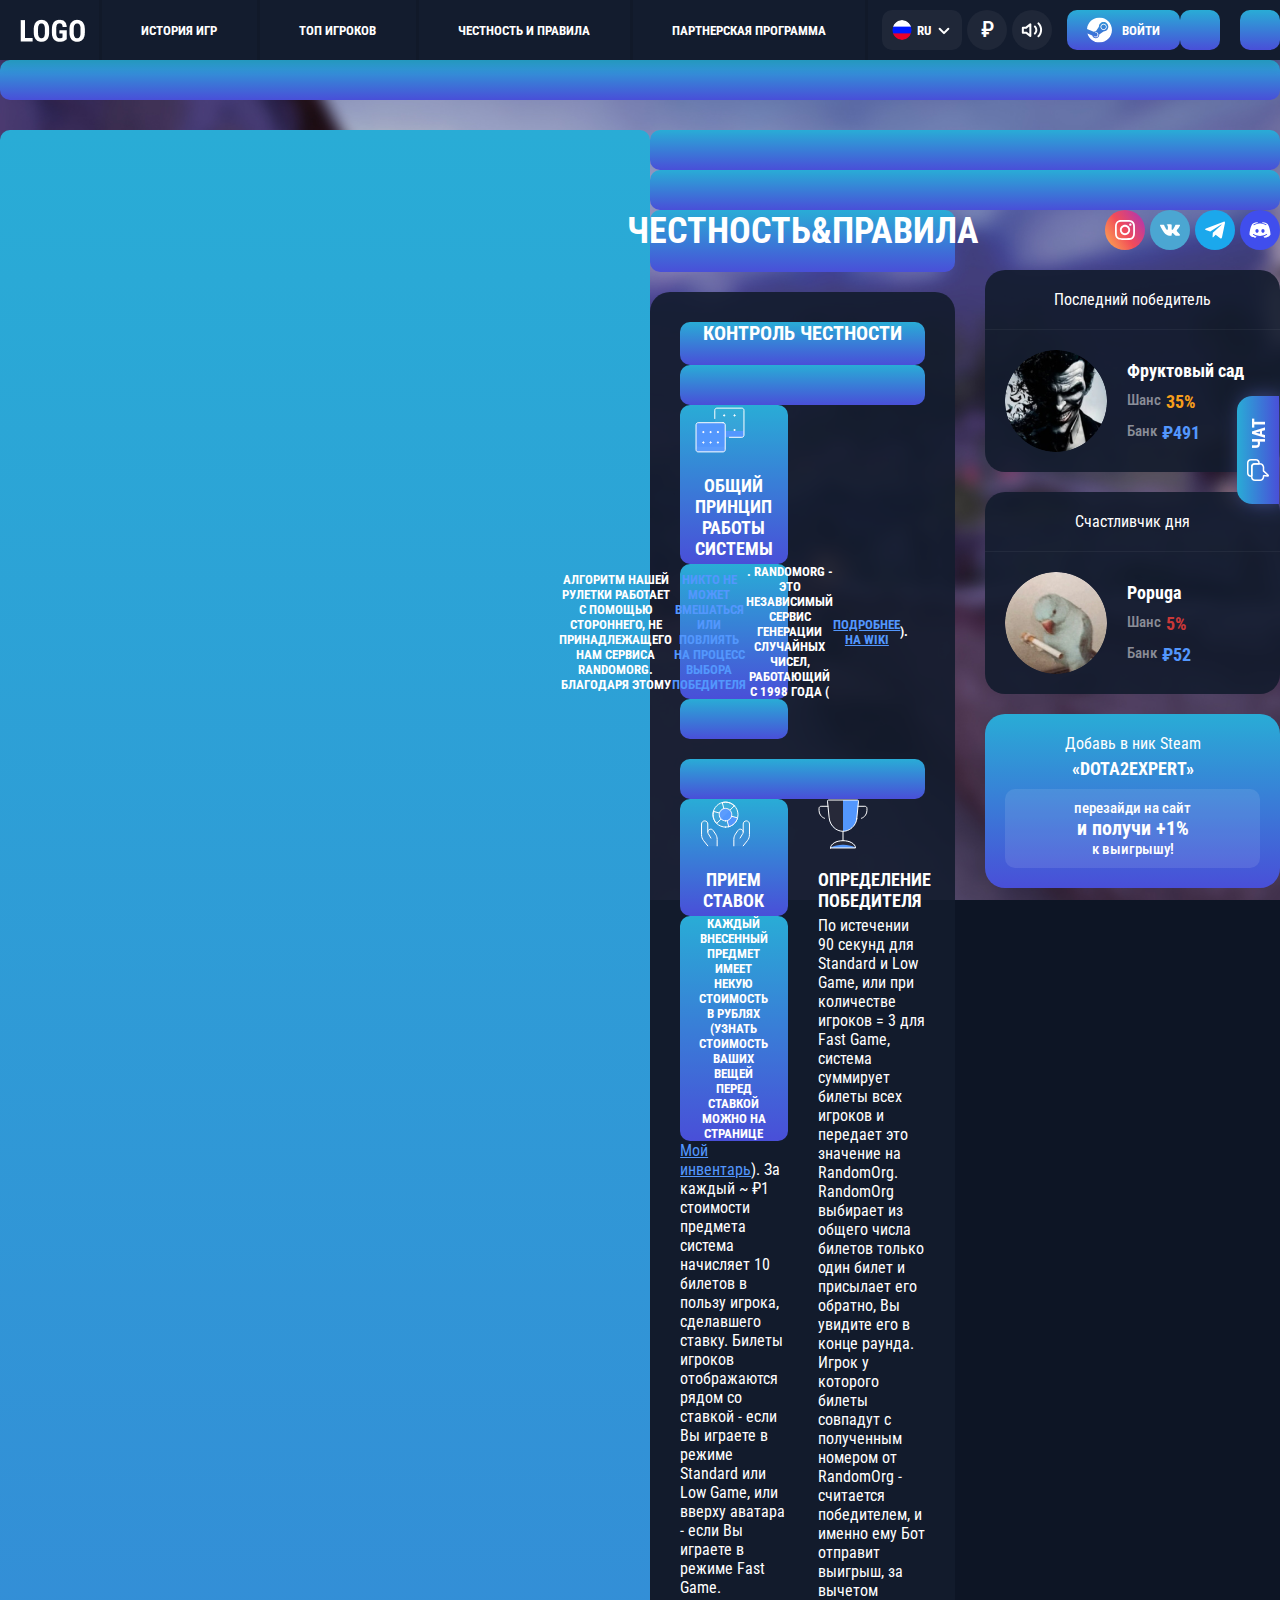
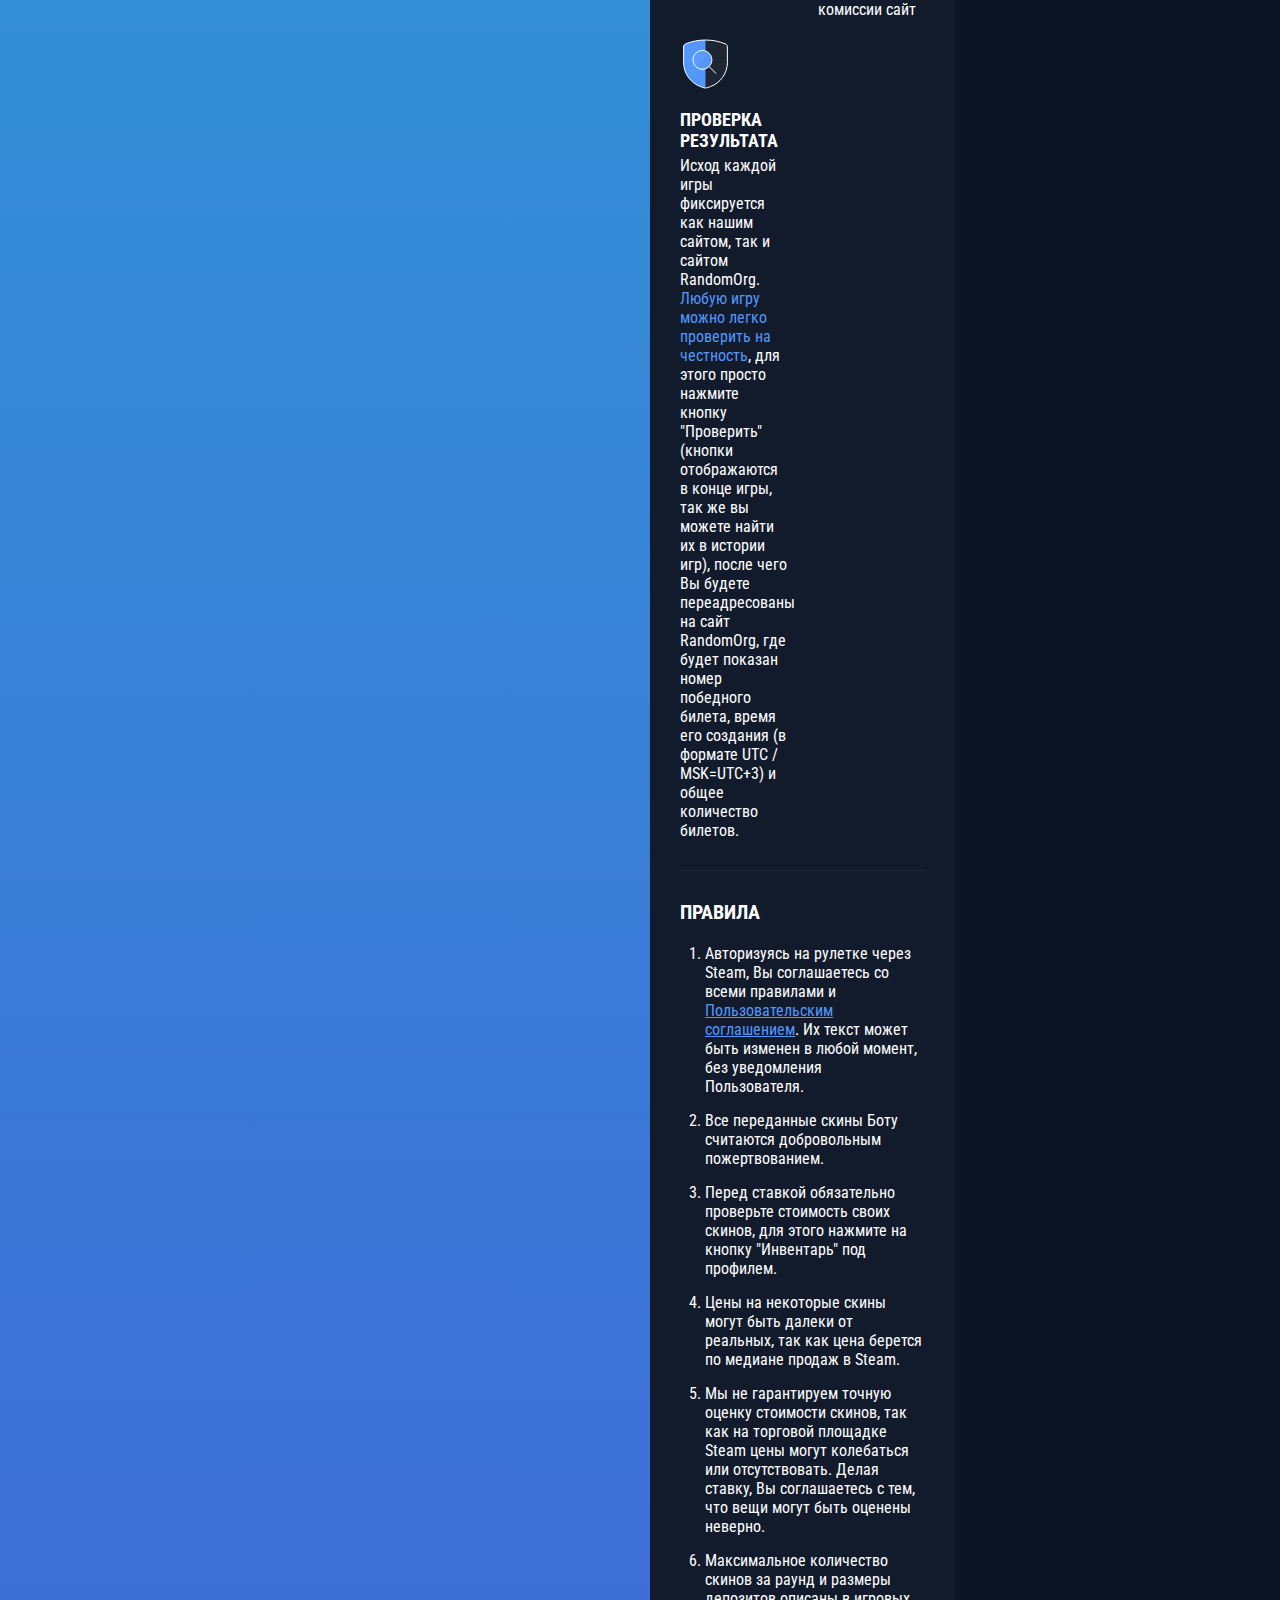
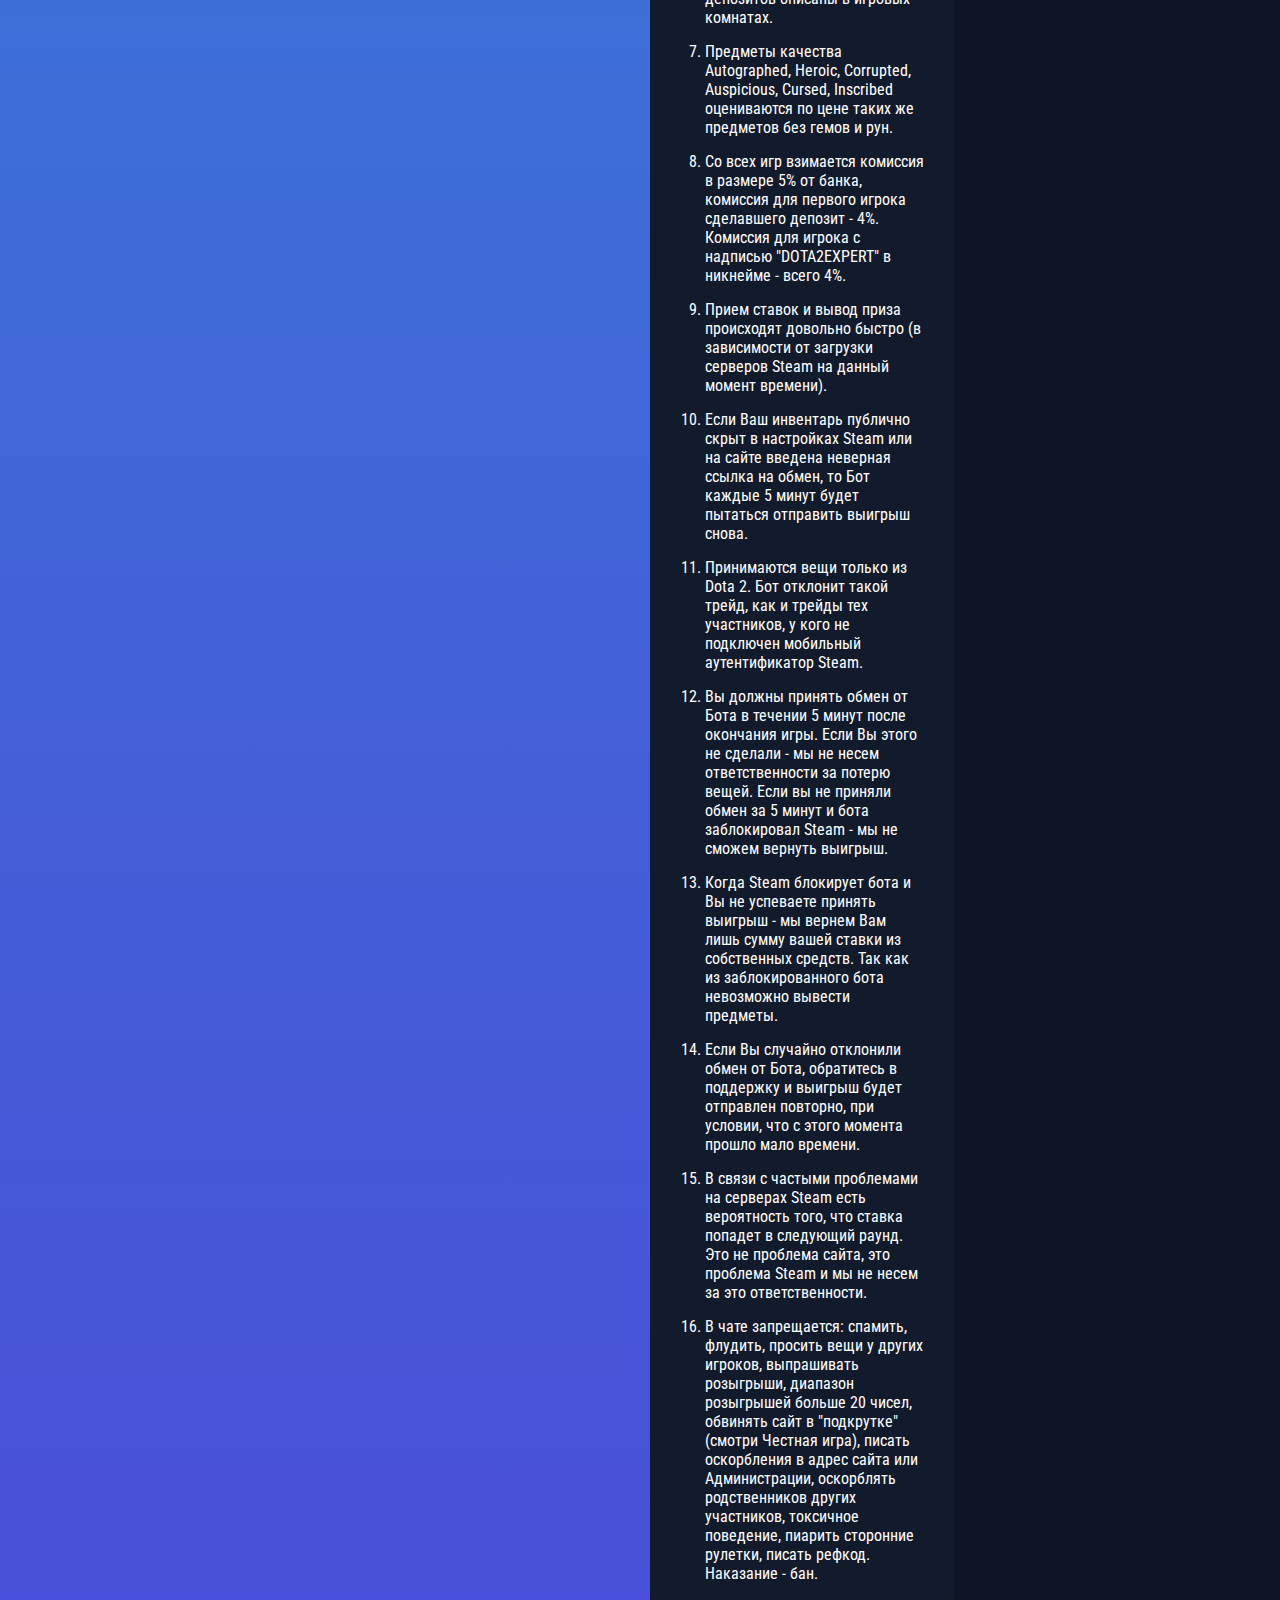
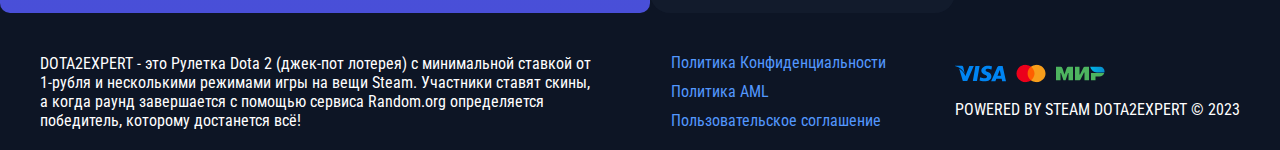
<file: faq.html>
<!DOCTYPE html>
<html lang="en">
  <head>
    <meta charset="utf-8" />
    <meta name="viewport" content="width=device-width, initial-scale=1" />
    <title></title>
    <link rel="stylesheet" href="css/slick.css">
    <link rel="stylesheet" href="css/all.css">
    <script src="https://code.jquery.com/jquery-3.6.3.min.js"></script>
    <script src="js/util.js"></script>
    <script src="js/slick.min.js"></script>
    <script src="js/jquery.scrollbar.js"></script>
    <script src="js/bootstrap.modal.js"></script>
    <script src="js/main.js"></script>
  </head>
  <body>
  <header class="header">
    <div class="container">
      <button class="btn btn-burger">
        <svg class="line" width="24" height="24" viewBox="0 0 24 24" fill="none" xmlns="http://www.w3.org/2000/svg">
          <path d="M3 5H21.07" stroke="white" stroke-width="2" stroke-linecap="round" stroke-linejoin="round"/>
          <path d="M3 12H21.07" stroke="white" stroke-width="2" stroke-linecap="round" stroke-linejoin="round"/>
          <path d="M3 19H21.07" stroke="white" stroke-width="2" stroke-linecap="round" stroke-linejoin="round"/>
        </svg>
        <svg class="close" width="24" height="24" viewBox="0 0 24 24" fill="none" xmlns="http://www.w3.org/2000/svg">
          <path d="M6 6L18.7742 18.7742" stroke="#5397FD" stroke-width="2" stroke-linecap="round" stroke-linejoin="round"/>
          <path d="M6 18.7742L18.7742 5.99998" stroke="#5397FD" stroke-width="2" stroke-linecap="round" stroke-linejoin="round"/>
        </svg>
      </button>
      <a href="#" class="logo"><img src="image/logo.png" alt=""></a>
      <div class="nav-box">
        <ul class="nav">
          <li>
            <a href="history.html">
            <span>
              История игр
            </span>
            </a>
          </li>
          <li>
            <a href="top-users.html">
            <span>
              Топ игроков
            </span>
            </a>
          </li>
          <li>
            <a href="faq.html">
            <span>
              Честность и Правила
            </span>
            </a>
          </li>
          <li>
            <a href="ref-1.html">
            <span>
              Партнерская программа
            </span>
            </a>
          </li>
        </ul>
        <div class="control-box">
          <div class="drop-lang">
            <a href="#">
            <span class="lang">
              <img src="image/flag-ru.png" alt="">
            </span>
              RU
              <svg width="16" height="16" viewBox="0 0 16 16" fill="none" xmlns="http://www.w3.org/2000/svg">
                <path d="M12.3289 6.75L7.97694 11.102L3.62495 6.75" stroke="white" stroke-width="2" stroke-linecap="round" stroke-linejoin="round"/>
              </svg>
            </a>
            <ul class="lang-list">
              <li><a href="#"><img src="image/flag-en.png" alt=""></a></li>
              <li><a href="#"><img src="image/flag-pr.png" alt=""></a></li>
              <li><a href="#"><img src="image/flag-gm.png" alt=""></a></li>
              <li><a href="#"><img src="image/flag-ch.png" alt=""></a></li>
            </ul>
          </div>
          <div class="currency-box">
            <button class="btn btn-control-head currency-btn">
              ₽
            </button>
            <ul class="currency-list">
              <li>
                <button class="btn btn-control-head currency-btn">
                  $
                </button>
              </li>
              <li>
                <button class="btn btn-control-head currency-btn">
                  €
                </button>
              </li>
            </ul>
          </div>
          <button class="btn btn-control-head sound-btn">
            <svg class="off" width="22" height="20" viewBox="0 0 22 20" fill="none" xmlns="http://www.w3.org/2000/svg">
              <path d="M1.45459 7.49996H4.78792L8.95459 4.16663V15.8333L4.78792 12.5H1.45459V7.49996Z" stroke="white" stroke-width="2" stroke-linecap="round" stroke-linejoin="round"/>
              <path d="M13.1211 7.5L18.4244 12.8033" stroke="white" stroke-width="2" stroke-linecap="round" stroke-linejoin="round"/>
              <path d="M13.1211 12.8033L18.4244 7.50004" stroke="white" stroke-width="2" stroke-linecap="round" stroke-linejoin="round"/>
            </svg>
            <svg class="on" width="22" height="20" viewBox="0 0 22 20" fill="none" xmlns="http://www.w3.org/2000/svg">
              <path d="M1.83325 7.63936H5.16659L9.33325 4.30603V15.9727L5.16659 12.6394H1.83325V7.63936Z" stroke="white" stroke-width="2" stroke-linecap="round" stroke-linejoin="round"/>
              <path d="M17.4184 3.33334C18.2696 4.18454 18.9448 5.19507 19.4055 6.30722C19.8662 7.41937 20.1033 8.61136 20.1033 9.81515C20.1033 11.0189 19.8662 12.2109 19.4055 13.3231C18.9448 14.4352 18.2696 15.4458 17.4184 16.297" stroke="white" stroke-width="2" stroke-linecap="round"/>
              <path d="M13.8624 6.50269C14.3267 6.96698 14.695 7.51817 14.9463 8.1248C15.1976 8.73143 15.3269 9.38161 15.3269 10.0382C15.3269 10.6948 15.1976 11.345 14.9463 11.9516C14.695 12.5583 14.3267 13.1095 13.8624 13.5738" stroke="white" stroke-width="2" stroke-linecap="round"/>
            </svg>
          </button>
        </div>
        <div class="nav-bottom">
          <div class="panel-bar">
            <ul class="social">
              <li>
                <a href="#" class="btn btn-ico insta">
                  <svg width="20" height="20" viewBox="0 0 20 20" fill="none" xmlns="http://www.w3.org/2000/svg">
                    <g clip-path="url(#clip0_1_127)">
                      <path d="M10.0034 4.86499C7.16757 4.86499 4.87173 7.16332 4.87173 9.99666C4.87173 12.8325 7.17007 15.1283 10.0034 15.1283C12.8392 15.1283 15.1351 12.83 15.1351 9.99666C15.1351 7.16082 12.8367 4.86499 10.0034 4.86499ZM10.0034 13.3275C8.16257 13.3275 6.67257 11.8367 6.67257 9.99666C6.67257 8.15666 8.1634 6.66582 10.0034 6.66582C11.8434 6.66582 13.3342 8.15666 13.3342 9.99666C13.3351 11.8367 11.8442 13.3275 10.0034 13.3275Z" fill="white"></path>
                      <path d="M14.1229 0.064348C12.2829 -0.0214852 7.72538 -0.0173186 5.88371 0.064348C4.26538 0.140181 2.83788 0.531014 1.68705 1.68185C-0.236285 3.60518 0.00954851 6.19684 0.00954851 9.99767C0.00954851 13.8877 -0.207118 16.4193 1.68705 18.3135C3.61788 20.2435 6.24705 19.991 10.0029 19.991C13.8562 19.991 15.1862 19.9935 16.5487 19.466C18.4012 18.7468 19.7995 17.091 19.9362 14.1168C20.0229 12.276 20.0179 7.71934 19.9362 5.87768C19.7712 2.36685 17.887 0.237681 14.1229 0.064348ZM17.0354 17.041C15.7745 18.3018 14.0254 18.1893 9.97871 18.1893C5.81205 18.1893 4.14121 18.251 2.92205 17.0285C1.51788 15.631 1.77205 13.3868 1.77205 9.98434C1.77205 5.38018 1.29955 2.06435 5.92038 1.82768C6.98205 1.79018 7.29455 1.77768 9.96705 1.77768L10.0045 1.80268C14.4454 1.80268 17.9295 1.33768 18.1387 5.95768C18.1862 7.01184 18.197 7.32851 18.197 9.99684C18.1962 14.1152 18.2745 15.796 17.0354 17.041Z" fill="white"></path>
                      <path d="M15.3385 5.86165C16.0008 5.86165 16.5376 5.32476 16.5376 4.66248C16.5376 4.0002 16.0008 3.46332 15.3385 3.46332C14.6762 3.46332 14.1393 4.0002 14.1393 4.66248C14.1393 5.32476 14.6762 5.86165 15.3385 5.86165Z" fill="white"></path>
                    </g>
                    <defs>
                      <clipPath id="clip0_1_127">
                        <rect width="20" height="20" fill="white"></rect>
                      </clipPath>
                    </defs>
                  </svg>
                </a>
              </li>
              <li>
                <a href="#" class="btn btn-ico vk">
                  <svg width="20" height="12" viewBox="0 0 20 12" fill="none" xmlns="http://www.w3.org/2000/svg">
                    <path d="M19.8939 10.5998C19.8697 10.5476 19.8471 10.5043 19.8262 10.4697C19.4792 9.84471 18.8161 9.07762 17.8372 8.16818L17.8166 8.14735L17.8062 8.13714L17.7957 8.12667H17.7852C17.341 7.70319 17.0597 7.41845 16.9419 7.27267C16.7263 6.99497 16.678 6.71387 16.7959 6.42906C16.8791 6.21387 17.1917 5.75943 17.733 5.0651C18.0178 4.69713 18.2433 4.40222 18.4098 4.18002C19.6109 2.58326 20.1316 1.56291 19.9719 1.11856L19.9098 1.01473C19.8681 0.952213 19.7606 0.895024 19.5872 0.842869C19.4134 0.790822 19.1914 0.782215 18.9206 0.816901L15.9216 0.837617C15.8731 0.820402 15.8037 0.822006 15.7133 0.842869C15.623 0.863731 15.5779 0.874199 15.5779 0.874199L15.5257 0.900276L15.4843 0.931606C15.4495 0.952322 15.4114 0.988759 15.3697 1.04084C15.3282 1.09274 15.2935 1.15365 15.2658 1.22306C14.9393 2.06305 14.5681 2.84404 14.1515 3.56597C13.8946 3.99646 13.6587 4.36954 13.4432 4.68542C13.2281 5.0012 13.0476 5.23386 12.9019 5.383C12.756 5.53228 12.6244 5.65187 12.5061 5.74221C12.388 5.83259 12.2979 5.87078 12.2355 5.85681C12.173 5.84284 12.1141 5.82898 12.0583 5.81512C11.9612 5.75261 11.883 5.66759 11.8241 5.56C11.765 5.4524 11.7252 5.31698 11.7043 5.15384C11.6836 4.99059 11.6714 4.85017 11.6679 4.73211C11.6646 4.61419 11.6661 4.4474 11.6732 4.23222C11.6804 4.01692 11.6836 3.87125 11.6836 3.79488C11.6836 3.53103 11.6888 3.24469 11.6991 2.93577C11.7096 2.62685 11.7181 2.38208 11.7252 2.20176C11.7323 2.02126 11.7356 1.83029 11.7356 1.62896C11.7356 1.42763 11.7233 1.26974 11.6991 1.15515C11.6752 1.0407 11.6384 0.9296 11.59 0.821897C11.5413 0.714303 11.4701 0.631073 11.3766 0.571988C11.2829 0.512975 11.1664 0.466145 11.0277 0.43135C10.6598 0.348083 10.1912 0.30304 9.62183 0.296037C8.33067 0.282178 7.50103 0.365554 7.1331 0.546056C6.98732 0.62232 6.8554 0.726521 6.73745 0.858333C6.61245 1.01112 6.59502 1.09449 6.68525 1.10821C7.10184 1.17061 7.39676 1.31989 7.57033 1.5559L7.63288 1.68097C7.68153 1.7712 7.73012 1.93095 7.77873 2.16C7.82728 2.38905 7.85861 2.64242 7.87239 2.91997C7.90704 3.42683 7.90704 3.86071 7.87239 4.22164C7.83764 4.58272 7.80481 4.86381 7.77348 5.06514C7.74215 5.26647 7.69532 5.42961 7.63288 5.55453C7.57033 5.67948 7.52872 5.75585 7.50785 5.78357C7.48703 5.81129 7.46967 5.82876 7.45588 5.83562C7.36565 5.87019 7.2718 5.88781 7.17468 5.88781C7.0774 5.88781 6.95945 5.83916 6.82064 5.74192C6.68186 5.64469 6.53783 5.51112 6.38855 5.34102C6.23927 5.17087 6.07091 4.93311 5.88341 4.62769C5.69605 4.32227 5.50165 3.9613 5.30032 3.54478L5.13375 3.24272C5.02962 3.04839 4.88738 2.76544 4.70688 2.39411C4.52627 2.02264 4.36663 1.66332 4.22785 1.31621C4.17237 1.17043 4.08904 1.05944 3.97798 0.983069L3.92586 0.951739C3.89121 0.92402 3.83559 0.894586 3.75929 0.86322C3.68288 0.83189 3.60315 0.809423 3.51977 0.7956L0.66657 0.816317C0.37501 0.816317 0.177183 0.882368 0.0730178 1.01429L0.0313298 1.07669C0.0105041 1.11145 0 1.16696 0 1.24337C0 1.31975 0.0208258 1.41348 0.0625138 1.52447C0.479029 2.50339 0.93198 3.44748 1.42137 4.35688C1.91075 5.26628 2.33602 5.99883 2.69692 6.55387C3.05789 7.10931 3.42582 7.63353 3.80072 8.12627C4.17562 8.61919 4.42378 8.93508 4.5452 9.07386C4.66676 9.21289 4.76224 9.31684 4.83165 9.38625L5.09203 9.63612C5.25863 9.80276 5.50329 10.0023 5.82611 10.2349C6.149 10.4675 6.50646 10.6966 6.89869 10.9224C7.29099 11.1478 7.74737 11.3318 8.26808 11.474C8.78873 11.6165 9.29548 11.6736 9.7884 11.646H10.9859C11.2288 11.6251 11.4128 11.5487 11.5379 11.4169L11.5793 11.3647C11.6072 11.3233 11.6333 11.2589 11.6573 11.1723C11.6817 11.0855 11.6938 10.9899 11.6938 10.8859C11.6867 10.5875 11.7094 10.3185 11.7613 10.079C11.8132 9.8396 11.8724 9.6591 11.9386 9.53753C12.0047 9.41608 12.0793 9.31359 12.1624 9.23051C12.2456 9.14724 12.3049 9.0968 12.3397 9.07944C12.3743 9.06197 12.4019 9.05012 12.4227 9.04301C12.5893 8.98749 12.7854 9.04125 13.0112 9.20454C13.2369 9.36768 13.4485 9.56912 13.6465 9.80853C13.8444 10.0481 14.0821 10.317 14.3597 10.6154C14.6375 10.914 14.8804 11.1359 15.0886 11.2819L15.2968 11.4069C15.4358 11.4903 15.6163 11.5666 15.8385 11.6361C16.0603 11.7054 16.2546 11.7228 16.4215 11.6881L19.0872 11.6465C19.3508 11.6465 19.556 11.6029 19.7015 11.5162C19.8473 11.4295 19.9339 11.3339 19.9619 11.2299C19.9897 11.1258 19.9912 11.0077 19.9672 10.8757C19.9425 10.744 19.9181 10.6519 19.8939 10.5998Z" fill="white"></path>
                  </svg>
                </a>
              </li>
              <li>
                <a href="#" class="btn btn-ico tg">
                  <svg width="20" height="18" viewBox="0 0 20 18" fill="none" xmlns="http://www.w3.org/2000/svg">
                    <path d="M19.9427 2.13516C20.2107 0.884258 19.4959 0.39283 18.6918 0.705557L0.911028 7.54086C-0.295203 8.03229 -0.250528 8.70242 0.732327 9.01515L5.24452 10.4001L15.7879 3.78815C16.2793 3.43074 16.7707 3.65412 16.3686 3.96685L7.83568 11.651L7.52296 16.3419C8.01439 16.3419 8.19309 16.1632 8.46114 15.8951L10.6502 13.7507L15.2518 17.146C16.1006 17.6375 16.726 17.3694 16.9494 16.3866L19.9427 2.13516Z" fill="white"></path>
                  </svg>
                </a>
              </li>
              <li>
                <a href="#" class="btn btn-ico dc">
                  <svg width="22" height="16" viewBox="0 0 22 16" fill="none" xmlns="http://www.w3.org/2000/svg">
                    <path d="M18.5897 1.96025C16.7727 0.497551 13.898 0.24966 13.7747 0.240986C13.6811 0.233276 13.5874 0.254885 13.5066 0.302818C13.4257 0.350751 13.3618 0.422635 13.3237 0.508508C13.2689 0.631869 13.2223 0.758761 13.1845 0.888334C14.3865 1.09149 15.8629 1.50007 17.1987 2.32912C17.2496 2.36074 17.2938 2.40209 17.3288 2.45081C17.3638 2.49953 17.3888 2.55466 17.4025 2.61305C17.4162 2.67145 17.4182 2.73196 17.4085 2.79115C17.3988 2.85033 17.3775 2.90702 17.3459 2.95797C17.3143 3.00893 17.2729 3.05316 17.2242 3.08814C17.1755 3.12312 17.1203 3.14816 17.0619 3.16183C17.0035 3.1755 16.943 3.17754 16.8839 3.16782C16.8247 3.1581 16.768 3.13683 16.717 3.1052C14.4207 1.67949 11.5528 1.60872 11 1.60872C10.4476 1.60872 7.57791 1.67994 5.28298 3.10475C5.23202 3.13637 5.17533 3.15765 5.11615 3.16736C5.05697 3.17708 4.99645 3.17504 4.93806 3.16137C4.82012 3.13376 4.71799 3.06043 4.65412 2.95752C4.59025 2.8546 4.56988 2.73053 4.59749 2.6126C4.6251 2.49466 4.69843 2.39253 4.80135 2.32866C6.13713 1.5019 7.61352 1.09149 8.81554 0.890159C8.74615 0.663725 8.68315 0.520834 8.67859 0.508508C8.6406 0.422028 8.5764 0.349674 8.49505 0.301669C8.4137 0.253664 8.31933 0.232436 8.22526 0.240986C8.102 0.250116 5.22728 0.497551 3.38522 1.97988C2.42424 2.86918 0.5 8.06942 0.5 12.5652C0.5 12.6456 0.521456 12.7223 0.560717 12.7917C1.88737 15.1245 5.50941 15.734 6.3348 15.7609H6.34896C6.42099 15.7611 6.49204 15.7442 6.55631 15.7117C6.62058 15.6792 6.67624 15.6319 6.71874 15.5737L7.5528 14.4251C5.30078 13.844 4.15035 12.856 4.08461 12.7972C3.9938 12.717 3.93855 12.6041 3.93102 12.4832C3.92348 12.3623 3.96428 12.2434 4.04443 12.1526C4.12459 12.0617 4.23753 12.0065 4.35842 11.999C4.47931 11.9914 4.59824 12.0322 4.68904 12.1124C4.71552 12.1375 6.83424 13.9348 11 13.9348C15.1726 13.9348 17.2913 12.1302 17.3128 12.1124C17.4039 12.0328 17.5228 11.9926 17.6435 12.0007C17.7642 12.0087 17.8768 12.0643 17.9565 12.1553C17.9959 12.2001 18.0262 12.2523 18.0455 12.3088C18.0648 12.3654 18.0727 12.4251 18.0689 12.4847C18.0651 12.5443 18.0496 12.6026 18.0232 12.6562C17.9969 12.7098 17.9602 12.7577 17.9154 12.7972C17.8497 12.856 16.6992 13.844 14.4472 14.4251L15.2817 15.5737C15.3242 15.6318 15.3798 15.6791 15.4439 15.7116C15.5081 15.7441 15.5791 15.761 15.651 15.7609H15.6647C16.491 15.734 20.1126 15.124 21.4397 12.7917C21.4785 12.7223 21.5 12.6456 21.5 12.5652C21.5 8.06942 19.5758 2.86964 18.5897 1.96025ZM8.03261 10.7392C7.1497 10.7392 6.43478 9.92198 6.43478 8.91307C6.43478 7.90416 7.1497 7.08699 8.03261 7.08699C8.91552 7.08699 9.63043 7.90416 9.63043 8.91307C9.63043 9.92198 8.91552 10.7392 8.03261 10.7392ZM13.9674 10.7392C13.0845 10.7392 12.3696 9.92198 12.3696 8.91307C12.3696 7.90416 13.0845 7.08699 13.9674 7.08699C14.8503 7.08699 15.5652 7.90416 15.5652 8.91307C15.5652 9.92198 14.8503 10.7392 13.9674 10.7392Z" fill="white"></path>
                  </svg>
                </a>
              </li>
            </ul>
          </div>
          <button class="btn btn-primary btn-support">
            <span class="ico">
              <img src="image/img-support.png" alt="">
            </span>
            <span class="text">
              <strong>Support 24/7</strong>
              <span>Мы всегда поможем</span>
            </span>
          </button>
        </div>
        <span class="close">
          <svg width="24" height="24" viewBox="0 0 24 24" fill="none" xmlns="http://www.w3.org/2000/svg">
            <g>
            <path d="M6 6.00003L18.7742 18.7742" stroke="white" stroke-width="2" stroke-linecap="round" stroke-linejoin="round"/>
            <path d="M6 18.7742L18.7742 6.00001" stroke="white" stroke-width="2" stroke-linecap="round" stroke-linejoin="round"/>
            </g>
            </svg>
        </span>
      </div>
      <div class="profile-holder">
        <a href="lk-wallet.html" class="btn btn-primary btn-small">
          <svg width="25" height="26" viewBox="0 0 25 26" fill="none" xmlns="http://www.w3.org/2000/svg">
            <g clip-path="url(#clip0_1_62)">
              <path d="M14.2517 9.77419C14.2517 8.47086 15.3083 7.41419 16.6108 7.41419C17.9133 7.41419 18.97 8.47086 18.97 9.77336C18.97 11.0767 17.9142 12.1325 16.6108 12.1325C16.6108 12.1325 16.6108 12.1325 16.61 12.1325C15.3075 12.1325 14.2517 11.0767 14.2517 9.77419C14.2517 9.77419 14.2508 9.77419 14.2508 9.77336L14.2517 9.77419ZM19.7425 9.77919C19.7425 8.04502 18.3367 6.63919 16.6025 6.63919C14.8683 6.63919 13.4625 8.04502 13.4625 9.77919C13.4625 11.5134 14.8683 12.9192 16.6025 12.9192C18.3358 12.9167 19.74 11.5117 19.7425 9.77919ZM7.85584 19.4667L6.32167 18.8317C6.75834 19.73 7.66417 20.3384 8.71167 20.3384C9.80917 20.3384 10.7517 19.6709 11.1533 18.7192L11.16 18.7017C11.2892 18.4 11.365 18.0484 11.365 17.68C11.365 16.2159 10.1783 15.0292 8.71417 15.0292C8.37667 15.0292 8.05417 15.0925 7.75751 15.2067L7.77584 15.2009L9.36167 15.8567C10.0717 16.16 10.5608 16.8534 10.5608 17.66C10.5608 18.74 9.68501 19.6159 8.60501 19.6159C8.33501 19.6159 8.07834 19.5609 7.84417 19.4625L7.85667 19.4675L7.85584 19.4667ZM12.4783 0.503357C5.93084 0.50419 0.560839 5.54169 0.0300058 11.9517L0.0266724 11.9967L6.72501 14.765C7.28167 14.38 7.97084 14.1509 8.71417 14.1509C8.71501 14.1509 8.71584 14.1509 8.71584 14.1509C8.78167 14.1509 8.84584 14.155 8.91167 14.1575L11.8908 9.84419V9.78252C11.8933 7.18252 14.0017 5.07586 16.6017 5.07586C19.2033 5.07586 21.3125 7.18502 21.3125 9.78669C21.3125 12.3884 19.2033 14.4975 16.6017 14.4975H16.4925L12.2475 17.5292C12.2475 17.5834 12.2517 17.6384 12.2517 17.695C12.2517 17.6959 12.2517 17.6967 12.2517 17.6975C12.2517 19.6492 10.6692 21.2317 8.71751 21.2317C7.01167 21.2317 5.58751 20.0225 5.25667 18.415L5.25251 18.3925L0.456672 16.4067C1.99084 21.6942 6.79084 25.4942 12.4775 25.4942C19.3783 25.4942 24.9725 19.9 24.9725 12.9992C24.9725 6.09836 19.3783 0.50419 12.4775 0.50419L12.4783 0.503357Z" fill="white"/>
            </g>
            <defs>
              <clipPath id="clip0_1_62">
                <rect width="25" height="25" fill="white" transform="translate(0 0.5)"/>
              </clipPath>
            </defs>
          </svg>
          войти
        </button>
      </div>
    </div>
  </header>

  <div class="wrapper">
    <div class="container">
      <div class="column-box">
        <div class="content">
          <h1 class="mb20">Честность&Правила</h1>
          <div class="box">
            <h3 class="mb20">КОНТРОЛЬ ЧЕСТНОСТИ</h3>
            <div class="honesty-box">
              <div class="item">
                <div class="head">
                  <div class="ico"><img src="image/ico-01.svg" alt=""></div>
                  <h4>Общий принцип работы системы</h4>
                </div>
                <p>Алгоритм нашей рулетки работает с помощью стороннего, не принадлежащего нам сервиса RandomOrg. Благодаря этому <span>никто не может вмешаться или повлиять на процесс выбора победителя</span>. RandomOrg - это независимый сервис генерации случайных чисел, работающий с 1998 года (<a href="#">Подробнее на Wiki</a>).</p>
              </div>
              <div class="item">
                <div class="head">
                  <div class="ico"><img src="image/ico-02.svg" alt=""></div>
                  <h4>Прием ставок</h4>
                </div>
                <p>Каждый внесенный предмет имеет некую стоимость в рублях (узнать стоимость Ваших вещей перед ставкой можно на странице <a href="#">Мой инвентарь</a>). За каждый ~ ₽1 стоимости предмета система начисляет 10 билетов в пользу игрока, сделавшего ставку. Билеты игроков отображаются рядом со ставкой - если Вы играете в режиме Standard или Low Game, или вверху аватара - если Вы играете в режиме Fast Game.</p>
              </div>
              <div class="item">
                <div class="head">
                  <div class="ico"><img src="image/ico-03.svg" alt=""></div>
                  <h4>Определение победителя</h4>
                </div>
                <p>По истечении 90 секунд для Standard и Low Game, или при количестве игроков = 3 для Fast Game, система суммирует билеты всех игроков и передает это значение на RandomOrg. RandomOrg выбирает из общего числа билетов только один билет и присылает его обратно, Вы увидите его в конце раунда. Игрок у которого билеты совпадут с полученным номером от RandomOrg - считается победителем, и именно ему Бот отправит выигрыш, за вычетом комиссии сайт</p>
              </div>
              <div class="item">
                <div class="head">
                  <div class="ico"><img src="image/ico-04.svg" alt=""></div>
                  <h4>Проверка результата</h4>
                </div>
                <p>Исход каждой игры фиксируется как нашим сайтом, так и сайтом RandomOrg. <span>Любую игру можно легко проверить на честность</span>, для этого просто нажмите кнопку "Проверить" (кнопки отображаются в конце игры, так же вы можете найти их в истории игр), после чего Вы будете переадресованы на сайт RandomOrg, где будет показан номер победного билета, время его создания (в формате UTC / MSK=UTC+3) и общее количество билетов.</p>
              </div>
            </div>
            <h3 class="mb20">правила</h3>
            <div class="rules-box">
              <ol>
                <li>
                  Авторизуясь на рулетке через Steam, Вы соглашаетесь со всеми правилами и <a href="#">Пользовательским соглашением</a>. Их текст может быть изменен в любой момент, без уведомления Пользователя.
                </li>
                <li>Все переданные скины Боту считаются добровольным пожертвованием.</li>
                <li>
                  Перед ставкой обязательно проверьте стоимость своих скинов, для этого нажмите на кнопку "Инвентарь" под профилем.
                </li>
                <li>
                  Цены на некоторые скины могут быть далеки от реальных, так как цена берется по медиане продаж в Steam.
                </li>
                <li>
                  Мы не гарантируем точную оценку стоимости скинов, так как на торговой площадке Steam цены могут колебаться или отсутствовать. Делая ставку, Вы соглашаетесь с тем, что вещи могут быть оценены неверно.
                </li>
                <li>
                  Максимальное количество скинов за раунд и размеры депозитов описаны в игровых комнатах.
                </li>
                <li>
                  Предметы качества Autographed, Heroic, Corrupted, Auspicious, Cursed, Inscribed оцениваются по цене таких же предметов без гемов и рун.
                </li>
                <li>
                  Со всех игр взимается комиссия в размере 5% от банка, комиссия для первого игрока сделавшего депозит - 4%. Комиссия для игрока с надписью "DOTA2EXPERT" в никнейме - всего 4%.
                </li>
                <li>
                  Прием ставок и вывод приза происходят довольно быстро (в зависимости от загрузки серверов Steam на данный момент времени).
                </li>
                <li>
                  Если Ваш инвентарь публично скрыт в настройках Steam или на сайте введена неверная ссылка на обмен, то Бот каждые 5 минут будет пытаться отправить выигрыш снова.
                </li>
                <li>
                  Принимаются вещи только из Dota 2. Бот отклонит такой трейд, как и трейды тех участников, у кого не подключен мобильный аутентификатор Steam.
                </li>
                <li>
                  Вы должны принять обмен от Бота в течении 5 минут после окончания игры. Если Вы этого не сделали - мы не несем ответственности за потерю вещей. Если вы не приняли обмен за 5 минут и бота заблокировал Steam - мы не сможем вернуть выигрыш.
                </li>
                <li>
                  Когда Steam блокирует бота и Вы не успеваете принять выигрыш - мы вернем Вам лишь сумму вашей ставки из собственных средств. Так как из заблокированного бота невозможно вывести предметы.
                </li>
                <li>
                  Если Вы случайно отклонили обмен от Бота, обратитесь в поддержку и выигрыш будет отправлен повторно, при условии, что с этого момента прошло мало времени.
                </li>
                <li>
                  В связи с частыми проблемами на серверах Steam есть вероятность того, что ставка попадет в следующий раунд. Это не проблема сайта, это проблема Steam и мы не несем за это ответственности.
                </li>
                <li>
                  В чате запрещается: спамить, флудить, просить вещи у других игроков, выпрашивать розыгрыши, диапазон розыгрышей больше 20 чисел, обвинять сайт в "подкрутке" (смотри Честная игра), писать оскорбления в адрес сайта или Администрации, оскорблять родственников других участников, токсичное поведение, пиарить сторонние рулетки, писать рефкод. Наказание - бан.
                </li>
              </ol>
            </div>
          </div>
        </div>
        <div class="sidebar">
          <div class="panel-bar">
            <ul class="social">
              <li>
                <a href="#" class="btn btn-ico insta">
                  <svg width="20" height="20" viewBox="0 0 20 20" fill="none" xmlns="http://www.w3.org/2000/svg">
                    <g clip-path="url(#clip0_1_127)">
                      <path d="M10.0034 4.86499C7.16757 4.86499 4.87173 7.16332 4.87173 9.99666C4.87173 12.8325 7.17007 15.1283 10.0034 15.1283C12.8392 15.1283 15.1351 12.83 15.1351 9.99666C15.1351 7.16082 12.8367 4.86499 10.0034 4.86499ZM10.0034 13.3275C8.16257 13.3275 6.67257 11.8367 6.67257 9.99666C6.67257 8.15666 8.1634 6.66582 10.0034 6.66582C11.8434 6.66582 13.3342 8.15666 13.3342 9.99666C13.3351 11.8367 11.8442 13.3275 10.0034 13.3275Z" fill="white"/>
                      <path d="M14.1229 0.064348C12.2829 -0.0214852 7.72538 -0.0173186 5.88371 0.064348C4.26538 0.140181 2.83788 0.531014 1.68705 1.68185C-0.236285 3.60518 0.00954851 6.19684 0.00954851 9.99767C0.00954851 13.8877 -0.207118 16.4193 1.68705 18.3135C3.61788 20.2435 6.24705 19.991 10.0029 19.991C13.8562 19.991 15.1862 19.9935 16.5487 19.466C18.4012 18.7468 19.7995 17.091 19.9362 14.1168C20.0229 12.276 20.0179 7.71934 19.9362 5.87768C19.7712 2.36685 17.887 0.237681 14.1229 0.064348ZM17.0354 17.041C15.7745 18.3018 14.0254 18.1893 9.97871 18.1893C5.81205 18.1893 4.14121 18.251 2.92205 17.0285C1.51788 15.631 1.77205 13.3868 1.77205 9.98434C1.77205 5.38018 1.29955 2.06435 5.92038 1.82768C6.98205 1.79018 7.29455 1.77768 9.96705 1.77768L10.0045 1.80268C14.4454 1.80268 17.9295 1.33768 18.1387 5.95768C18.1862 7.01184 18.197 7.32851 18.197 9.99684C18.1962 14.1152 18.2745 15.796 17.0354 17.041Z" fill="white"/>
                      <path d="M15.3385 5.86165C16.0008 5.86165 16.5376 5.32476 16.5376 4.66248C16.5376 4.0002 16.0008 3.46332 15.3385 3.46332C14.6762 3.46332 14.1393 4.0002 14.1393 4.66248C14.1393 5.32476 14.6762 5.86165 15.3385 5.86165Z" fill="white"/>
                    </g>
                    <defs>
                      <clipPath id="clip0_1_127">
                        <rect width="20" height="20" fill="white"/>
                      </clipPath>
                    </defs>
                  </svg>
                </a>
              </li>
              <li>
                <a href="#" class="btn btn-ico vk">
                  <svg width="20" height="12" viewBox="0 0 20 12" fill="none" xmlns="http://www.w3.org/2000/svg">
                    <path d="M19.8939 10.5998C19.8697 10.5476 19.8471 10.5043 19.8262 10.4697C19.4792 9.84471 18.8161 9.07762 17.8372 8.16818L17.8166 8.14735L17.8062 8.13714L17.7957 8.12667H17.7852C17.341 7.70319 17.0597 7.41845 16.9419 7.27267C16.7263 6.99497 16.678 6.71387 16.7959 6.42906C16.8791 6.21387 17.1917 5.75943 17.733 5.0651C18.0178 4.69713 18.2433 4.40222 18.4098 4.18002C19.6109 2.58326 20.1316 1.56291 19.9719 1.11856L19.9098 1.01473C19.8681 0.952213 19.7606 0.895024 19.5872 0.842869C19.4134 0.790822 19.1914 0.782215 18.9206 0.816901L15.9216 0.837617C15.8731 0.820402 15.8037 0.822006 15.7133 0.842869C15.623 0.863731 15.5779 0.874199 15.5779 0.874199L15.5257 0.900276L15.4843 0.931606C15.4495 0.952322 15.4114 0.988759 15.3697 1.04084C15.3282 1.09274 15.2935 1.15365 15.2658 1.22306C14.9393 2.06305 14.5681 2.84404 14.1515 3.56597C13.8946 3.99646 13.6587 4.36954 13.4432 4.68542C13.2281 5.0012 13.0476 5.23386 12.9019 5.383C12.756 5.53228 12.6244 5.65187 12.5061 5.74221C12.388 5.83259 12.2979 5.87078 12.2355 5.85681C12.173 5.84284 12.1141 5.82898 12.0583 5.81512C11.9612 5.75261 11.883 5.66759 11.8241 5.56C11.765 5.4524 11.7252 5.31698 11.7043 5.15384C11.6836 4.99059 11.6714 4.85017 11.6679 4.73211C11.6646 4.61419 11.6661 4.4474 11.6732 4.23222C11.6804 4.01692 11.6836 3.87125 11.6836 3.79488C11.6836 3.53103 11.6888 3.24469 11.6991 2.93577C11.7096 2.62685 11.7181 2.38208 11.7252 2.20176C11.7323 2.02126 11.7356 1.83029 11.7356 1.62896C11.7356 1.42763 11.7233 1.26974 11.6991 1.15515C11.6752 1.0407 11.6384 0.9296 11.59 0.821897C11.5413 0.714303 11.4701 0.631073 11.3766 0.571988C11.2829 0.512975 11.1664 0.466145 11.0277 0.43135C10.6598 0.348083 10.1912 0.30304 9.62183 0.296037C8.33067 0.282178 7.50103 0.365554 7.1331 0.546056C6.98732 0.62232 6.8554 0.726521 6.73745 0.858333C6.61245 1.01112 6.59502 1.09449 6.68525 1.10821C7.10184 1.17061 7.39676 1.31989 7.57033 1.5559L7.63288 1.68097C7.68153 1.7712 7.73012 1.93095 7.77873 2.16C7.82728 2.38905 7.85861 2.64242 7.87239 2.91997C7.90704 3.42683 7.90704 3.86071 7.87239 4.22164C7.83764 4.58272 7.80481 4.86381 7.77348 5.06514C7.74215 5.26647 7.69532 5.42961 7.63288 5.55453C7.57033 5.67948 7.52872 5.75585 7.50785 5.78357C7.48703 5.81129 7.46967 5.82876 7.45588 5.83562C7.36565 5.87019 7.2718 5.88781 7.17468 5.88781C7.0774 5.88781 6.95945 5.83916 6.82064 5.74192C6.68186 5.64469 6.53783 5.51112 6.38855 5.34102C6.23927 5.17087 6.07091 4.93311 5.88341 4.62769C5.69605 4.32227 5.50165 3.9613 5.30032 3.54478L5.13375 3.24272C5.02962 3.04839 4.88738 2.76544 4.70688 2.39411C4.52627 2.02264 4.36663 1.66332 4.22785 1.31621C4.17237 1.17043 4.08904 1.05944 3.97798 0.983069L3.92586 0.951739C3.89121 0.92402 3.83559 0.894586 3.75929 0.86322C3.68288 0.83189 3.60315 0.809423 3.51977 0.7956L0.66657 0.816317C0.37501 0.816317 0.177183 0.882368 0.0730178 1.01429L0.0313298 1.07669C0.0105041 1.11145 0 1.16696 0 1.24337C0 1.31975 0.0208258 1.41348 0.0625138 1.52447C0.479029 2.50339 0.93198 3.44748 1.42137 4.35688C1.91075 5.26628 2.33602 5.99883 2.69692 6.55387C3.05789 7.10931 3.42582 7.63353 3.80072 8.12627C4.17562 8.61919 4.42378 8.93508 4.5452 9.07386C4.66676 9.21289 4.76224 9.31684 4.83165 9.38625L5.09203 9.63612C5.25863 9.80276 5.50329 10.0023 5.82611 10.2349C6.149 10.4675 6.50646 10.6966 6.89869 10.9224C7.29099 11.1478 7.74737 11.3318 8.26808 11.474C8.78873 11.6165 9.29548 11.6736 9.7884 11.646H10.9859C11.2288 11.6251 11.4128 11.5487 11.5379 11.4169L11.5793 11.3647C11.6072 11.3233 11.6333 11.2589 11.6573 11.1723C11.6817 11.0855 11.6938 10.9899 11.6938 10.8859C11.6867 10.5875 11.7094 10.3185 11.7613 10.079C11.8132 9.8396 11.8724 9.6591 11.9386 9.53753C12.0047 9.41608 12.0793 9.31359 12.1624 9.23051C12.2456 9.14724 12.3049 9.0968 12.3397 9.07944C12.3743 9.06197 12.4019 9.05012 12.4227 9.04301C12.5893 8.98749 12.7854 9.04125 13.0112 9.20454C13.2369 9.36768 13.4485 9.56912 13.6465 9.80853C13.8444 10.0481 14.0821 10.317 14.3597 10.6154C14.6375 10.914 14.8804 11.1359 15.0886 11.2819L15.2968 11.4069C15.4358 11.4903 15.6163 11.5666 15.8385 11.6361C16.0603 11.7054 16.2546 11.7228 16.4215 11.6881L19.0872 11.6465C19.3508 11.6465 19.556 11.6029 19.7015 11.5162C19.8473 11.4295 19.9339 11.3339 19.9619 11.2299C19.9897 11.1258 19.9912 11.0077 19.9672 10.8757C19.9425 10.744 19.9181 10.6519 19.8939 10.5998Z" fill="white"/>
                  </svg>
                </a>
              </li>
              <li>
                <a href="#" class="btn btn-ico tg">
                  <svg width="20" height="18" viewBox="0 0 20 18" fill="none" xmlns="http://www.w3.org/2000/svg">
                    <path d="M19.9427 2.13516C20.2107 0.884258 19.4959 0.39283 18.6918 0.705557L0.911028 7.54086C-0.295203 8.03229 -0.250528 8.70242 0.732327 9.01515L5.24452 10.4001L15.7879 3.78815C16.2793 3.43074 16.7707 3.65412 16.3686 3.96685L7.83568 11.651L7.52296 16.3419C8.01439 16.3419 8.19309 16.1632 8.46114 15.8951L10.6502 13.7507L15.2518 17.146C16.1006 17.6375 16.726 17.3694 16.9494 16.3866L19.9427 2.13516Z" fill="white"/>
                  </svg>
                </a>
              </li>
              <li>
                <a href="#" class="btn btn-ico dc">
                  <svg width="22" height="16" viewBox="0 0 22 16" fill="none" xmlns="http://www.w3.org/2000/svg">
                    <path d="M18.5897 1.96025C16.7727 0.497551 13.898 0.24966 13.7747 0.240986C13.6811 0.233276 13.5874 0.254885 13.5066 0.302818C13.4257 0.350751 13.3618 0.422635 13.3237 0.508508C13.2689 0.631869 13.2223 0.758761 13.1845 0.888334C14.3865 1.09149 15.8629 1.50007 17.1987 2.32912C17.2496 2.36074 17.2938 2.40209 17.3288 2.45081C17.3638 2.49953 17.3888 2.55466 17.4025 2.61305C17.4162 2.67145 17.4182 2.73196 17.4085 2.79115C17.3988 2.85033 17.3775 2.90702 17.3459 2.95797C17.3143 3.00893 17.2729 3.05316 17.2242 3.08814C17.1755 3.12312 17.1203 3.14816 17.0619 3.16183C17.0035 3.1755 16.943 3.17754 16.8839 3.16782C16.8247 3.1581 16.768 3.13683 16.717 3.1052C14.4207 1.67949 11.5528 1.60872 11 1.60872C10.4476 1.60872 7.57791 1.67994 5.28298 3.10475C5.23202 3.13637 5.17533 3.15765 5.11615 3.16736C5.05697 3.17708 4.99645 3.17504 4.93806 3.16137C4.82012 3.13376 4.71799 3.06043 4.65412 2.95752C4.59025 2.8546 4.56988 2.73053 4.59749 2.6126C4.6251 2.49466 4.69843 2.39253 4.80135 2.32866C6.13713 1.5019 7.61352 1.09149 8.81554 0.890159C8.74615 0.663725 8.68315 0.520834 8.67859 0.508508C8.6406 0.422028 8.5764 0.349674 8.49505 0.301669C8.4137 0.253664 8.31933 0.232436 8.22526 0.240986C8.102 0.250116 5.22728 0.497551 3.38522 1.97988C2.42424 2.86918 0.5 8.06942 0.5 12.5652C0.5 12.6456 0.521456 12.7223 0.560717 12.7917C1.88737 15.1245 5.50941 15.734 6.3348 15.7609H6.34896C6.42099 15.7611 6.49204 15.7442 6.55631 15.7117C6.62058 15.6792 6.67624 15.6319 6.71874 15.5737L7.5528 14.4251C5.30078 13.844 4.15035 12.856 4.08461 12.7972C3.9938 12.717 3.93855 12.6041 3.93102 12.4832C3.92348 12.3623 3.96428 12.2434 4.04443 12.1526C4.12459 12.0617 4.23753 12.0065 4.35842 11.999C4.47931 11.9914 4.59824 12.0322 4.68904 12.1124C4.71552 12.1375 6.83424 13.9348 11 13.9348C15.1726 13.9348 17.2913 12.1302 17.3128 12.1124C17.4039 12.0328 17.5228 11.9926 17.6435 12.0007C17.7642 12.0087 17.8768 12.0643 17.9565 12.1553C17.9959 12.2001 18.0262 12.2523 18.0455 12.3088C18.0648 12.3654 18.0727 12.4251 18.0689 12.4847C18.0651 12.5443 18.0496 12.6026 18.0232 12.6562C17.9969 12.7098 17.9602 12.7577 17.9154 12.7972C17.8497 12.856 16.6992 13.844 14.4472 14.4251L15.2817 15.5737C15.3242 15.6318 15.3798 15.6791 15.4439 15.7116C15.5081 15.7441 15.5791 15.761 15.651 15.7609H15.6647C16.491 15.734 20.1126 15.124 21.4397 12.7917C21.4785 12.7223 21.5 12.6456 21.5 12.5652C21.5 8.06942 19.5758 2.86964 18.5897 1.96025ZM8.03261 10.7392C7.1497 10.7392 6.43478 9.92198 6.43478 8.91307C6.43478 7.90416 7.1497 7.08699 8.03261 7.08699C8.91552 7.08699 9.63043 7.90416 9.63043 8.91307C9.63043 9.92198 8.91552 10.7392 8.03261 10.7392ZM13.9674 10.7392C13.0845 10.7392 12.3696 9.92198 12.3696 8.91307C12.3696 7.90416 13.0845 7.08699 13.9674 7.08699C14.8503 7.08699 15.5652 7.90416 15.5652 8.91307C15.5652 9.92198 14.8503 10.7392 13.9674 10.7392Z" fill="white"/>
                  </svg>
                </a>
              </li>
            </ul>
          </div>
          <div class="info-bar">
            <div class="head">
              <h4>Последний победитель</h4>
            </div>
            <div class="user">
              <div class="img">
                <img src="image/img-04.png" alt="">
              </div>
              <div class="info">
                <strong class="name">Фруктовый сад</strong>
                <div class="chance">
                  <span>Шанс</span>
                  <strong class="mid">35%</strong>
                </div>
                <div class="bank">
                  <span>Банк</span>
                  <strong>₽491</strong>
                </div>
              </div>
            </div>
          </div>
          <div class="info-bar">
            <div class="head">
              <h4>Счастливчик дня</h4>
            </div>
            <div class="user">
              <div class="img">
                <img src="image/img-06.png" alt="">
              </div>
              <div class="info">
                <strong class="name">Popuga</strong>
                <div class="chance">
                  <span>Шанс</span>
                  <strong class="min">5%</strong>
                </div>
                <div class="bank">
                  <span>Банк</span>
                  <strong>₽52</strong>
                </div>
              </div>
            </div>
          </div>
          <div class="get-info">
            <p>Добавь в ник Steam</p>
            <strong class="info">«DOTA2EXPERT»</strong>
            <div class="info-box">
              <p>перезайди на сайт</p>
              <strong class="info">и получи +1%</strong>
              <p>к выигрышу!</p>
            </div>
          </div>

        </div>
      </div>
    </div>
  </div>

  <footer class="footer">
    <div class="container">
      <div class="info">
        <p>DOTA2EXPERT - это Рулетка Dota 2 (джек-пот лотерея) с минимальной ставкой от 1-рубля и несколькими режимами игры на вещи Steam. Участники ставят скины, а когда раунд завершается с помощью сервиса Random.org определяется победитель, которому достанется всё!</p>
      </div>
      <ul class="panel">
        <li><a href="#">Политика Конфиденциальности</a></li>
        <li><a href="#">Политика AML</a></li>
        <li><a href="#">Пользовательское соглашение</a></li>
      </ul>
      <div class="copy-box">
        <div class="pay-box">
          <img src="image/pay-01.svg" alt="">
          <img src="image/pay-02.svg" alt="">
          <img src="image/pay-03.svg" alt="">
        </div>
        <p>POWERED BY STEAM DOTA2EXPERT © 2023</p>
      </div>
    </div>
  </footer>

  <button class="btn btn-primary btn-support">
    <span class="ico">
      <img src="image/img-support.png" alt="">
    </span>
    <span class="text">
      <strong>Support 24/7</strong>
      <span>Мы всегда поможем</span>
    </span>
  </button>


  <button class="btn btn-chat">
    <svg width="22" height="22" viewBox="0 0 22 22" fill="none" xmlns="http://www.w3.org/2000/svg">
      <path fill-rule="evenodd" clip-rule="evenodd" d="M3.82942 17.907C1.71449 17.907 0 16.189 0 14.0698L0 3.83721C0 1.71798 1.71449 5.72205e-06 3.82942 5.72205e-06H8.9353C11.0502 5.72205e-06 12.7647 1.71798 12.7647 3.83721V4.34884C12.7647 5.05525 12.1932 5.62791 11.4882 5.62791H7.40354C6.41657 5.62791 5.61648 6.42964 5.61648 7.41861L5.61648 16.1163C5.61648 17.1053 4.81638 17.907 3.82942 17.907ZM1.53177 14.0698C1.53177 15.3413 2.56046 16.3721 3.82942 16.3721C3.97041 16.3721 4.08471 16.2576 4.08471 16.1163L4.08471 7.41861C4.08471 5.58194 5.5706 4.09303 7.40354 4.09303H11.233V3.83721C11.233 2.56568 10.2043 1.53489 8.9353 1.53489H3.82942C2.56046 1.53489 1.53177 2.56568 1.53177 3.83721L1.53177 14.0698Z" fill="white"/>
      <path fill-rule="evenodd" clip-rule="evenodd" d="M7.91412 22C5.79919 22 4.08471 20.282 4.08471 18.1628L4.08471 7.93023C4.08471 5.811 5.7992 4.09302 7.91412 4.09302H13.3604C15.4753 4.09302 17.1898 5.811 17.1898 7.93023V11.5372L21.5776 15.5275C22.4894 16.3567 21.8167 17.8711 20.5917 17.7473L17.1898 17.4035V18.1628C17.1898 20.282 15.4753 22 13.3604 22H7.91412ZM5.61648 18.1628C5.61648 19.4343 6.64517 20.4651 7.91412 20.4651H13.3604C14.6294 20.4651 15.6581 19.4343 15.6581 18.1628V17.1206C15.6581 16.3635 16.3108 15.7721 17.0626 15.848L19.9743 16.1422L16.0767 12.5976C15.8101 12.3552 15.6581 12.0112 15.6581 11.6505V7.93023C15.6581 6.65869 14.6294 5.62791 13.3604 5.62791H7.91412C6.64517 5.62791 5.61648 6.65869 5.61648 7.93023L5.61648 18.1628Z" fill="white"/>
    </svg>
    ЧАТ
  </button>

  <div class="chat-box">
    <div class="head">
      <a href="#" class="hide">
        <svg width="24" height="24" viewBox="0 0 24 24" fill="none" xmlns="http://www.w3.org/2000/svg">
          <g opacity="0.5">
            <path d="M5.67969 3L21.6797 19" stroke="white" stroke-width="2" stroke-linecap="round"/>
            <path fill-rule="evenodd" clip-rule="evenodd" d="M14.0546 4.79034C14.2347 4.26823 14.8039 3.99094 15.326 4.171C18.4478 5.24759 21.0835 7.65277 22.8918 10.8024C23.3668 11.6297 23.4799 12.6014 23.2316 13.4974C23.084 14.0296 22.5329 14.3414 22.0007 14.1939C21.4685 14.0463 21.1567 13.4953 21.3042 12.9631C21.4117 12.5756 21.3626 12.1557 21.1573 11.7982C19.5394 8.98025 17.2514 6.95057 14.674 6.06172C14.1519 5.88167 13.8746 5.31245 14.0546 4.79034ZM8.7503 4.94112C8.95814 5.45281 8.71183 6.0361 8.20014 6.24394C5.82167 7.21006 3.71737 9.15927 2.2022 11.7983C1.9326 12.2679 1.9326 12.8449 2.2022 13.3145C4.42466 17.1854 7.89339 19.5564 11.6798 19.5564C14.367 19.5564 16.8801 18.3688 18.9146 16.299C19.3017 15.9051 19.9349 15.8996 20.3288 16.2868C20.7226 16.6739 20.7281 17.3071 20.341 17.7009C17.9956 20.0871 14.9897 21.5564 11.6798 21.5564C6.99415 21.5564 2.94527 18.6255 0.467746 14.3103C-0.155911 13.2241 -0.155916 11.8888 0.467735 10.8025C2.16221 7.85116 4.58162 5.55506 7.44748 4.39097C7.95917 4.18313 8.54246 4.42944 8.7503 4.94112Z" fill="white"/>
            <path d="M14.5892 11.8251C14.748 12.457 14.6968 13.1233 14.4434 13.7235C14.1899 14.3236 13.748 14.825 13.1844 15.1517C12.6208 15.4785 11.9662 15.6129 11.3194 15.5347C10.6726 15.4564 10.0689 15.1698 9.59949 14.7181C9.13007 14.2663 8.82045 13.6741 8.71743 13.0308C8.61441 12.3875 8.7236 11.7282 9.02848 11.1524C9.33337 10.5767 9.81738 10.1159 10.4074 9.83956C10.9973 9.56327 11.6612 9.48653 12.2987 9.62095" stroke="white" stroke-width="2"/>
          </g>
        </svg>
      </a>
      <h2>
        <svg width="22" height="22" viewBox="0 0 22 22" fill="none" xmlns="http://www.w3.org/2000/svg">
          <path fill-rule="evenodd" clip-rule="evenodd" d="M4.09302 3.82942C4.09302 1.71449 5.81099 0 7.93023 0L18.1628 0C20.282 0 22 1.71449 22 3.82942V8.9353C22 11.0502 20.282 12.7647 18.1628 12.7647H17.6512C16.9447 12.7647 16.3721 12.1932 16.3721 11.4882V7.40354C16.3721 6.41657 15.5704 5.61648 14.5814 5.61648H5.88372C4.89474 5.61648 4.09302 4.81638 4.09302 3.82942ZM7.93023 1.53177C6.65869 1.53177 5.6279 2.56046 5.6279 3.82942C5.6279 3.97041 5.74243 4.08471 5.88372 4.08471H14.5814C16.4181 4.08471 17.907 5.5706 17.907 7.40354V11.233H18.1628C19.4343 11.233 20.4651 10.2043 20.4651 8.9353V3.82942C20.4651 2.56046 19.4343 1.53177 18.1628 1.53177H7.93023Z" fill="white"/>
          <path fill-rule="evenodd" clip-rule="evenodd" d="M0 7.91413C0 5.7992 1.71798 4.08472 3.83721 4.08472H14.0698C16.189 4.08472 17.907 5.7992 17.907 7.91413V13.3604C17.907 15.4753 16.189 17.1898 14.0698 17.1898H10.4628L6.47249 21.5776C5.64334 22.4894 4.12893 21.8167 4.25271 20.5917L4.59646 17.1898H3.83721C1.71798 17.1898 0 15.4753 0 13.3604L0 7.91413ZM3.83721 5.61648C2.56567 5.61648 1.53488 6.64517 1.53488 7.91413V13.3604C1.53488 14.6294 2.56567 15.6581 3.83721 15.6581H4.87937C5.63652 15.6581 6.22795 16.3108 6.15198 17.0626L5.85776 19.9744L9.40235 16.0767C9.64479 15.8101 9.98876 15.6581 10.3495 15.6581H14.0698C15.3413 15.6581 16.3721 14.6294 16.3721 13.3604V7.91413C16.3721 6.64518 15.3413 5.61648 14.0698 5.61648H3.83721Z" fill="white"/>
        </svg>
        ЧАТ
      </h2>
      <div class="select-box">
        <div class="check">
          <span class="name">
            <span class="ico">
              <img src="image/flag-ru.png" alt="">
            </span>
            Русская комната
          </span>
          <span class="status">
            <span class="ico"></span>
            45/2630
          </span>
          <span class="ico-drop">
            <svg width="18" height="18" viewBox="0 0 18 18" fill="none" xmlns="http://www.w3.org/2000/svg">
            <path d="M14.1947 7.5L8.97232 12.7224L3.74995 7.5" stroke="#5397FD" stroke-width="2" stroke-linecap="round" stroke-linejoin="round"/>
            </svg>
          </span>
        </div>
        <div class="drop">
          <div class="item">
            <span class="name">
              <span class="ico">
                <img src="image/flag-en.png" alt="">
              </span>
              Английская комната
            </span>
            <span class="status">
              <span class="ico"></span>
              45/2630
            </span>
          </div>
          <div class="item">
            <span class="name">
              <span class="ico">
                <img src="image/flag-pr.png" alt="">
              </span>
              Испанская комната
            </span>
            <span class="status">
              <span class="ico"></span>
              45/2630
            </span>
          </div>
          <div class="item">
            <span class="name">
              <span class="ico">
                <img src="image/flag-gm.png" alt="">
              </span>
              Немецкая комната
            </span>
            <span class="status">
              <span class="ico"></span>
              45/2630
            </span>
          </div>
          <div class="item">
            <span class="name">
              <span class="ico">
                <img src="image/flag-ch.png" alt="">
              </span>
              Китайская комната
            </span>
              <span class="status">
              <span class="ico"></span>
              45/2630
            </span>
          </div>
        </div>
      </div>
    </div>

    <div class="chat-content">
      <div class="message-list">
          <div class="item">
            <span class="user">
              <span class="img">
                <img src="image/img-04.png" alt="">
              </span>
              <span class="name">Фруктовый сад</span>
            </span>
              <span class="text">i got a job but i need to pay money for my house and stuff need more money -_-</span>
          </div>
          <div class="item">
            <span class="user">
              <span class="img">
                <img src="image/img-04.png" alt="">
              </span>
              <span class="name">Фруктовый сад</span>
            </span>
              <span class="text">i got a job but i need to pay money for my house and stuff need more money -_-</span>
          </div>
          <div class="item">
            <span class="user">
              <span class="img">
                <img src="image/img-04.png" alt="">
              </span>
              <span class="name">Фруктовый сад</span>
            </span>
              <span class="text">i got a job but i need to pay money for my house and stuff need more money -_-</span>
          </div>
          <div class="item">
            <span class="user">
              <span class="img">
                <img src="image/img-04.png" alt="">
              </span>
              <span class="name">Фруктовый сад</span>
            </span>
              <span class="text">i got a job but i need to pay money for my house and stuff need more money -_-</span>
          </div>
          <div class="item">
            <span class="user">
              <span class="img">
                <img src="image/img-04.png" alt="">
              </span>
              <span class="name">Фруктовый сад</span>
            </span>
              <span class="text">i got a job but i need to pay money for my house and stuff need more money -_-</span>
          </div>
      </div>
        <button class="btn btn-more-message">
            Непрочитанных: 44
            <svg width="18" height="18" viewBox="0 0 18 18" fill="none" xmlns="http://www.w3.org/2000/svg">
                <path d="M14.1947 7.5L8.97232 12.7224L3.74995 7.5" stroke="white" stroke-width="2" stroke-linecap="round" stroke-linejoin="round"/>
            </svg>
        </button>
    </div>

    <div class="bottom">
      <div class="balance">
        <p>Чтобы пользоваться чатом,
          пополните баланс</p>
        <button class="btn btn-primary">пополнить баланс</button>
      </div>
    </div>
  </div>

  </body>
</html>
</file>
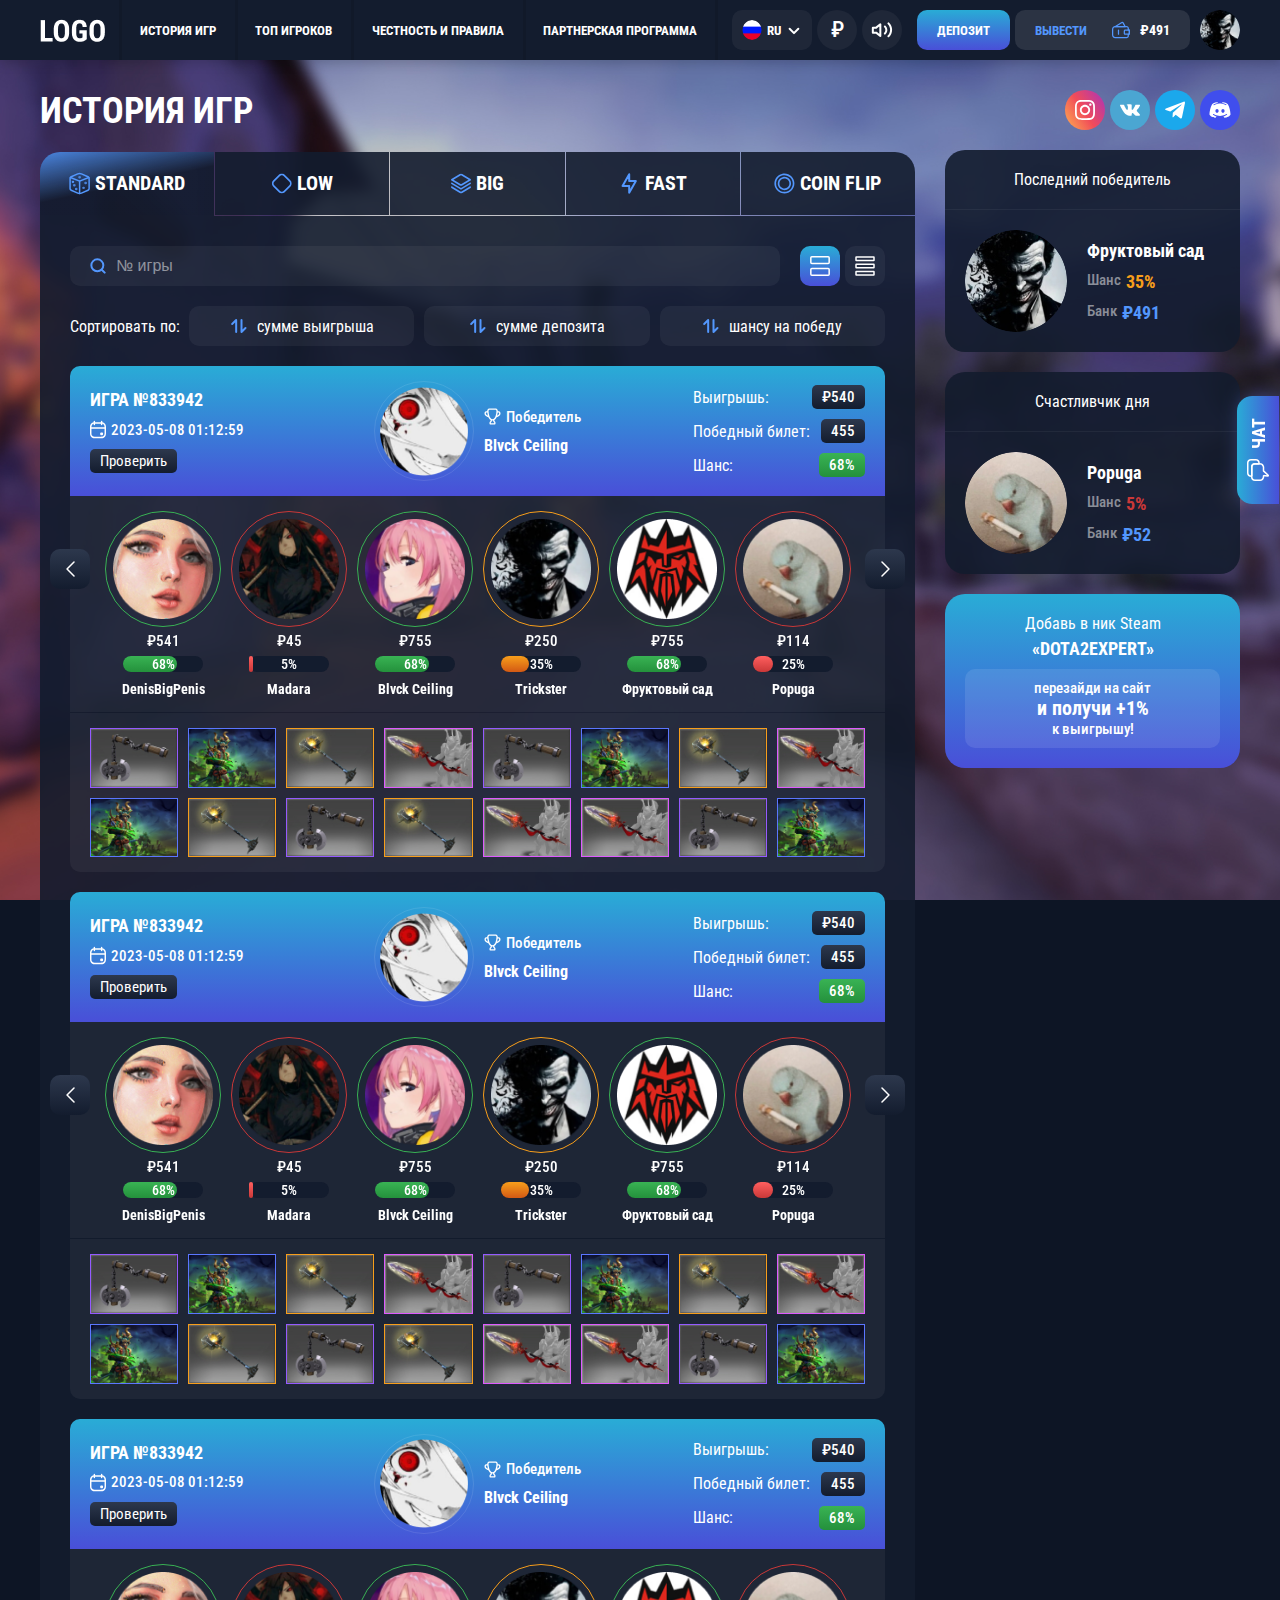
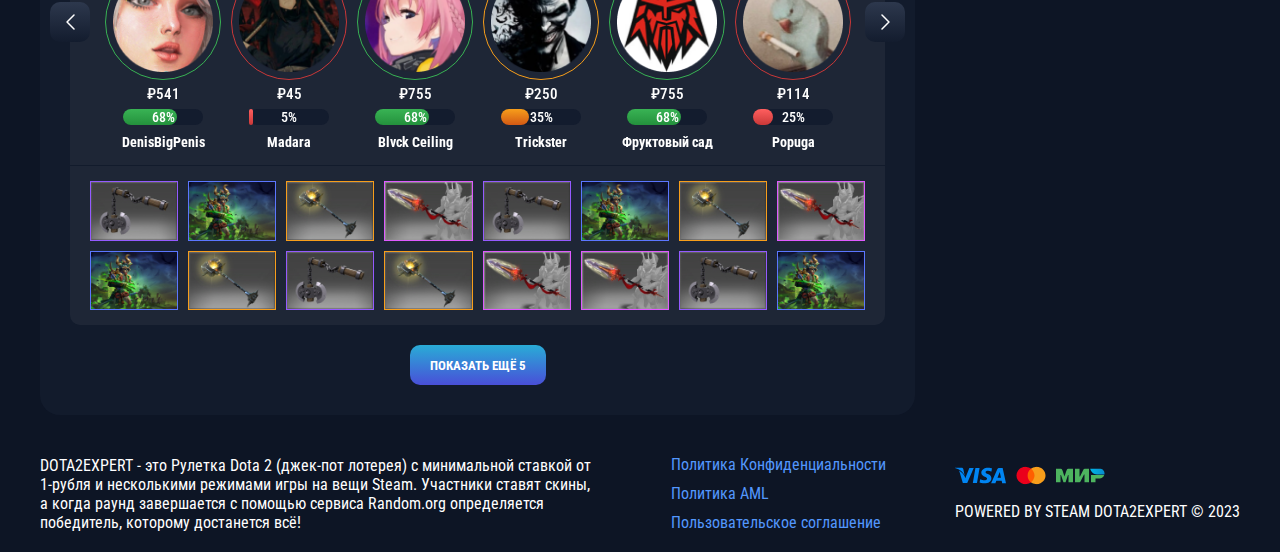
<file: history.html>
<!DOCTYPE html>
<html lang="en">
  <head>
    <meta charset="utf-8" />
    <meta name="viewport" content="width=device-width, initial-scale=1" />
    <title></title>
    <link rel="stylesheet" href="css/bootstrap-modal.css">
    <link rel="stylesheet" href="css/slick.css">
    <link rel="stylesheet" href="css/all.css">
    <script src="https://code.jquery.com/jquery-3.6.3.min.js"></script>
    <script src="js/slick.min.js"></script>
    <script src="js/jquery.scrollbar.js"></script>
    <script src="js/main.js"></script>
  </head>
  <body>
  <header class="header">
    <div class="container">
      <button class="btn btn-burger">
        <svg class="line" width="24" height="24" viewBox="0 0 24 24" fill="none" xmlns="http://www.w3.org/2000/svg">
          <path d="M3 5H21.07" stroke="white" stroke-width="2" stroke-linecap="round" stroke-linejoin="round"/>
          <path d="M3 12H21.07" stroke="white" stroke-width="2" stroke-linecap="round" stroke-linejoin="round"/>
          <path d="M3 19H21.07" stroke="white" stroke-width="2" stroke-linecap="round" stroke-linejoin="round"/>
        </svg>
        <svg class="close" width="24" height="24" viewBox="0 0 24 24" fill="none" xmlns="http://www.w3.org/2000/svg">
          <path d="M6 6L18.7742 18.7742" stroke="#5397FD" stroke-width="2" stroke-linecap="round" stroke-linejoin="round"/>
          <path d="M6 18.7742L18.7742 5.99998" stroke="#5397FD" stroke-width="2" stroke-linecap="round" stroke-linejoin="round"/>
        </svg>
      </button>
      <a href="#" class="logo"><img src="image/logo.png" alt=""></a>
      <div class="nav-box">
        <ul class="nav">
          <li>
            <a href="history.html">
            <span>
              История игр
            </span>
            </a>
          </li>
          <li>
            <a href="top-users.html">
            <span>
              Топ игроков
            </span>
            </a>
          </li>
          <li>
            <a href="faq.html">
            <span>
              Честность и Правила
            </span>
            </a>
          </li>
          <li>
            <a href="ref-1.html">
            <span>
              Партнерская программа
            </span>
            </a>
          </li>
        </ul>
        <div class="control-box">
          <div class="drop-lang">
            <a href="#">
            <span class="lang">
              <img src="image/flag-ru.png" alt="">
            </span>
              RU
              <svg width="16" height="16" viewBox="0 0 16 16" fill="none" xmlns="http://www.w3.org/2000/svg">
                <path d="M12.3289 6.75L7.97694 11.102L3.62495 6.75" stroke="white" stroke-width="2" stroke-linecap="round" stroke-linejoin="round"/>
              </svg>
            </a>
            <ul class="lang-list">
              <li><a href="#"><img src="image/flag-en.png" alt=""></a></li>
              <li><a href="#"><img src="image/flag-pr.png" alt=""></a></li>
              <li><a href="#"><img src="image/flag-gm.png" alt=""></a></li>
              <li><a href="#"><img src="image/flag-ch.png" alt=""></a></li>
            </ul>
          </div>
          <div class="currency-box">
            <button class="btn btn-control-head currency-btn">
              ₽
            </button>
            <ul class="currency-list">
              <li>
                <button class="btn btn-control-head currency-btn">
                  $
                </button>
              </li>
              <li>
                <button class="btn btn-control-head currency-btn">
                  €
                </button>
              </li>
            </ul>
          </div>
          <button class="btn btn-control-head sound-btn">
            <svg class="off" width="22" height="20" viewBox="0 0 22 20" fill="none" xmlns="http://www.w3.org/2000/svg">
              <path d="M1.45459 7.49996H4.78792L8.95459 4.16663V15.8333L4.78792 12.5H1.45459V7.49996Z" stroke="white" stroke-width="2" stroke-linecap="round" stroke-linejoin="round"/>
              <path d="M13.1211 7.5L18.4244 12.8033" stroke="white" stroke-width="2" stroke-linecap="round" stroke-linejoin="round"/>
              <path d="M13.1211 12.8033L18.4244 7.50004" stroke="white" stroke-width="2" stroke-linecap="round" stroke-linejoin="round"/>
            </svg>
            <svg class="on" width="22" height="20" viewBox="0 0 22 20" fill="none" xmlns="http://www.w3.org/2000/svg">
              <path d="M1.83325 7.63936H5.16659L9.33325 4.30603V15.9727L5.16659 12.6394H1.83325V7.63936Z" stroke="white" stroke-width="2" stroke-linecap="round" stroke-linejoin="round"/>
              <path d="M17.4184 3.33334C18.2696 4.18454 18.9448 5.19507 19.4055 6.30722C19.8662 7.41937 20.1033 8.61136 20.1033 9.81515C20.1033 11.0189 19.8662 12.2109 19.4055 13.3231C18.9448 14.4352 18.2696 15.4458 17.4184 16.297" stroke="white" stroke-width="2" stroke-linecap="round"/>
              <path d="M13.8624 6.50269C14.3267 6.96698 14.695 7.51817 14.9463 8.1248C15.1976 8.73143 15.3269 9.38161 15.3269 10.0382C15.3269 10.6948 15.1976 11.345 14.9463 11.9516C14.695 12.5583 14.3267 13.1095 13.8624 13.5738" stroke="white" stroke-width="2" stroke-linecap="round"/>
            </svg>
          </button>
        </div>
        <div class="nav-bottom">
          <div class="panel-bar">
            <ul class="social">
              <li>
                <a href="#" class="btn btn-ico insta">
                  <svg width="20" height="20" viewBox="0 0 20 20" fill="none" xmlns="http://www.w3.org/2000/svg">
                    <g clip-path="url(#clip0_1_127)">
                      <path d="M10.0034 4.86499C7.16757 4.86499 4.87173 7.16332 4.87173 9.99666C4.87173 12.8325 7.17007 15.1283 10.0034 15.1283C12.8392 15.1283 15.1351 12.83 15.1351 9.99666C15.1351 7.16082 12.8367 4.86499 10.0034 4.86499ZM10.0034 13.3275C8.16257 13.3275 6.67257 11.8367 6.67257 9.99666C6.67257 8.15666 8.1634 6.66582 10.0034 6.66582C11.8434 6.66582 13.3342 8.15666 13.3342 9.99666C13.3351 11.8367 11.8442 13.3275 10.0034 13.3275Z" fill="white"></path>
                      <path d="M14.1229 0.064348C12.2829 -0.0214852 7.72538 -0.0173186 5.88371 0.064348C4.26538 0.140181 2.83788 0.531014 1.68705 1.68185C-0.236285 3.60518 0.00954851 6.19684 0.00954851 9.99767C0.00954851 13.8877 -0.207118 16.4193 1.68705 18.3135C3.61788 20.2435 6.24705 19.991 10.0029 19.991C13.8562 19.991 15.1862 19.9935 16.5487 19.466C18.4012 18.7468 19.7995 17.091 19.9362 14.1168C20.0229 12.276 20.0179 7.71934 19.9362 5.87768C19.7712 2.36685 17.887 0.237681 14.1229 0.064348ZM17.0354 17.041C15.7745 18.3018 14.0254 18.1893 9.97871 18.1893C5.81205 18.1893 4.14121 18.251 2.92205 17.0285C1.51788 15.631 1.77205 13.3868 1.77205 9.98434C1.77205 5.38018 1.29955 2.06435 5.92038 1.82768C6.98205 1.79018 7.29455 1.77768 9.96705 1.77768L10.0045 1.80268C14.4454 1.80268 17.9295 1.33768 18.1387 5.95768C18.1862 7.01184 18.197 7.32851 18.197 9.99684C18.1962 14.1152 18.2745 15.796 17.0354 17.041Z" fill="white"></path>
                      <path d="M15.3385 5.86165C16.0008 5.86165 16.5376 5.32476 16.5376 4.66248C16.5376 4.0002 16.0008 3.46332 15.3385 3.46332C14.6762 3.46332 14.1393 4.0002 14.1393 4.66248C14.1393 5.32476 14.6762 5.86165 15.3385 5.86165Z" fill="white"></path>
                    </g>
                    <defs>
                      <clipPath id="clip0_1_127">
                        <rect width="20" height="20" fill="white"></rect>
                      </clipPath>
                    </defs>
                  </svg>
                </a>
              </li>
              <li>
                <a href="#" class="btn btn-ico vk">
                  <svg width="20" height="12" viewBox="0 0 20 12" fill="none" xmlns="http://www.w3.org/2000/svg">
                    <path d="M19.8939 10.5998C19.8697 10.5476 19.8471 10.5043 19.8262 10.4697C19.4792 9.84471 18.8161 9.07762 17.8372 8.16818L17.8166 8.14735L17.8062 8.13714L17.7957 8.12667H17.7852C17.341 7.70319 17.0597 7.41845 16.9419 7.27267C16.7263 6.99497 16.678 6.71387 16.7959 6.42906C16.8791 6.21387 17.1917 5.75943 17.733 5.0651C18.0178 4.69713 18.2433 4.40222 18.4098 4.18002C19.6109 2.58326 20.1316 1.56291 19.9719 1.11856L19.9098 1.01473C19.8681 0.952213 19.7606 0.895024 19.5872 0.842869C19.4134 0.790822 19.1914 0.782215 18.9206 0.816901L15.9216 0.837617C15.8731 0.820402 15.8037 0.822006 15.7133 0.842869C15.623 0.863731 15.5779 0.874199 15.5779 0.874199L15.5257 0.900276L15.4843 0.931606C15.4495 0.952322 15.4114 0.988759 15.3697 1.04084C15.3282 1.09274 15.2935 1.15365 15.2658 1.22306C14.9393 2.06305 14.5681 2.84404 14.1515 3.56597C13.8946 3.99646 13.6587 4.36954 13.4432 4.68542C13.2281 5.0012 13.0476 5.23386 12.9019 5.383C12.756 5.53228 12.6244 5.65187 12.5061 5.74221C12.388 5.83259 12.2979 5.87078 12.2355 5.85681C12.173 5.84284 12.1141 5.82898 12.0583 5.81512C11.9612 5.75261 11.883 5.66759 11.8241 5.56C11.765 5.4524 11.7252 5.31698 11.7043 5.15384C11.6836 4.99059 11.6714 4.85017 11.6679 4.73211C11.6646 4.61419 11.6661 4.4474 11.6732 4.23222C11.6804 4.01692 11.6836 3.87125 11.6836 3.79488C11.6836 3.53103 11.6888 3.24469 11.6991 2.93577C11.7096 2.62685 11.7181 2.38208 11.7252 2.20176C11.7323 2.02126 11.7356 1.83029 11.7356 1.62896C11.7356 1.42763 11.7233 1.26974 11.6991 1.15515C11.6752 1.0407 11.6384 0.9296 11.59 0.821897C11.5413 0.714303 11.4701 0.631073 11.3766 0.571988C11.2829 0.512975 11.1664 0.466145 11.0277 0.43135C10.6598 0.348083 10.1912 0.30304 9.62183 0.296037C8.33067 0.282178 7.50103 0.365554 7.1331 0.546056C6.98732 0.62232 6.8554 0.726521 6.73745 0.858333C6.61245 1.01112 6.59502 1.09449 6.68525 1.10821C7.10184 1.17061 7.39676 1.31989 7.57033 1.5559L7.63288 1.68097C7.68153 1.7712 7.73012 1.93095 7.77873 2.16C7.82728 2.38905 7.85861 2.64242 7.87239 2.91997C7.90704 3.42683 7.90704 3.86071 7.87239 4.22164C7.83764 4.58272 7.80481 4.86381 7.77348 5.06514C7.74215 5.26647 7.69532 5.42961 7.63288 5.55453C7.57033 5.67948 7.52872 5.75585 7.50785 5.78357C7.48703 5.81129 7.46967 5.82876 7.45588 5.83562C7.36565 5.87019 7.2718 5.88781 7.17468 5.88781C7.0774 5.88781 6.95945 5.83916 6.82064 5.74192C6.68186 5.64469 6.53783 5.51112 6.38855 5.34102C6.23927 5.17087 6.07091 4.93311 5.88341 4.62769C5.69605 4.32227 5.50165 3.9613 5.30032 3.54478L5.13375 3.24272C5.02962 3.04839 4.88738 2.76544 4.70688 2.39411C4.52627 2.02264 4.36663 1.66332 4.22785 1.31621C4.17237 1.17043 4.08904 1.05944 3.97798 0.983069L3.92586 0.951739C3.89121 0.92402 3.83559 0.894586 3.75929 0.86322C3.68288 0.83189 3.60315 0.809423 3.51977 0.7956L0.66657 0.816317C0.37501 0.816317 0.177183 0.882368 0.0730178 1.01429L0.0313298 1.07669C0.0105041 1.11145 0 1.16696 0 1.24337C0 1.31975 0.0208258 1.41348 0.0625138 1.52447C0.479029 2.50339 0.93198 3.44748 1.42137 4.35688C1.91075 5.26628 2.33602 5.99883 2.69692 6.55387C3.05789 7.10931 3.42582 7.63353 3.80072 8.12627C4.17562 8.61919 4.42378 8.93508 4.5452 9.07386C4.66676 9.21289 4.76224 9.31684 4.83165 9.38625L5.09203 9.63612C5.25863 9.80276 5.50329 10.0023 5.82611 10.2349C6.149 10.4675 6.50646 10.6966 6.89869 10.9224C7.29099 11.1478 7.74737 11.3318 8.26808 11.474C8.78873 11.6165 9.29548 11.6736 9.7884 11.646H10.9859C11.2288 11.6251 11.4128 11.5487 11.5379 11.4169L11.5793 11.3647C11.6072 11.3233 11.6333 11.2589 11.6573 11.1723C11.6817 11.0855 11.6938 10.9899 11.6938 10.8859C11.6867 10.5875 11.7094 10.3185 11.7613 10.079C11.8132 9.8396 11.8724 9.6591 11.9386 9.53753C12.0047 9.41608 12.0793 9.31359 12.1624 9.23051C12.2456 9.14724 12.3049 9.0968 12.3397 9.07944C12.3743 9.06197 12.4019 9.05012 12.4227 9.04301C12.5893 8.98749 12.7854 9.04125 13.0112 9.20454C13.2369 9.36768 13.4485 9.56912 13.6465 9.80853C13.8444 10.0481 14.0821 10.317 14.3597 10.6154C14.6375 10.914 14.8804 11.1359 15.0886 11.2819L15.2968 11.4069C15.4358 11.4903 15.6163 11.5666 15.8385 11.6361C16.0603 11.7054 16.2546 11.7228 16.4215 11.6881L19.0872 11.6465C19.3508 11.6465 19.556 11.6029 19.7015 11.5162C19.8473 11.4295 19.9339 11.3339 19.9619 11.2299C19.9897 11.1258 19.9912 11.0077 19.9672 10.8757C19.9425 10.744 19.9181 10.6519 19.8939 10.5998Z" fill="white"></path>
                  </svg>
                </a>
              </li>
              <li>
                <a href="#" class="btn btn-ico tg">
                  <svg width="20" height="18" viewBox="0 0 20 18" fill="none" xmlns="http://www.w3.org/2000/svg">
                    <path d="M19.9427 2.13516C20.2107 0.884258 19.4959 0.39283 18.6918 0.705557L0.911028 7.54086C-0.295203 8.03229 -0.250528 8.70242 0.732327 9.01515L5.24452 10.4001L15.7879 3.78815C16.2793 3.43074 16.7707 3.65412 16.3686 3.96685L7.83568 11.651L7.52296 16.3419C8.01439 16.3419 8.19309 16.1632 8.46114 15.8951L10.6502 13.7507L15.2518 17.146C16.1006 17.6375 16.726 17.3694 16.9494 16.3866L19.9427 2.13516Z" fill="white"></path>
                  </svg>
                </a>
              </li>
              <li>
                <a href="#" class="btn btn-ico dc">
                  <svg width="22" height="16" viewBox="0 0 22 16" fill="none" xmlns="http://www.w3.org/2000/svg">
                    <path d="M18.5897 1.96025C16.7727 0.497551 13.898 0.24966 13.7747 0.240986C13.6811 0.233276 13.5874 0.254885 13.5066 0.302818C13.4257 0.350751 13.3618 0.422635 13.3237 0.508508C13.2689 0.631869 13.2223 0.758761 13.1845 0.888334C14.3865 1.09149 15.8629 1.50007 17.1987 2.32912C17.2496 2.36074 17.2938 2.40209 17.3288 2.45081C17.3638 2.49953 17.3888 2.55466 17.4025 2.61305C17.4162 2.67145 17.4182 2.73196 17.4085 2.79115C17.3988 2.85033 17.3775 2.90702 17.3459 2.95797C17.3143 3.00893 17.2729 3.05316 17.2242 3.08814C17.1755 3.12312 17.1203 3.14816 17.0619 3.16183C17.0035 3.1755 16.943 3.17754 16.8839 3.16782C16.8247 3.1581 16.768 3.13683 16.717 3.1052C14.4207 1.67949 11.5528 1.60872 11 1.60872C10.4476 1.60872 7.57791 1.67994 5.28298 3.10475C5.23202 3.13637 5.17533 3.15765 5.11615 3.16736C5.05697 3.17708 4.99645 3.17504 4.93806 3.16137C4.82012 3.13376 4.71799 3.06043 4.65412 2.95752C4.59025 2.8546 4.56988 2.73053 4.59749 2.6126C4.6251 2.49466 4.69843 2.39253 4.80135 2.32866C6.13713 1.5019 7.61352 1.09149 8.81554 0.890159C8.74615 0.663725 8.68315 0.520834 8.67859 0.508508C8.6406 0.422028 8.5764 0.349674 8.49505 0.301669C8.4137 0.253664 8.31933 0.232436 8.22526 0.240986C8.102 0.250116 5.22728 0.497551 3.38522 1.97988C2.42424 2.86918 0.5 8.06942 0.5 12.5652C0.5 12.6456 0.521456 12.7223 0.560717 12.7917C1.88737 15.1245 5.50941 15.734 6.3348 15.7609H6.34896C6.42099 15.7611 6.49204 15.7442 6.55631 15.7117C6.62058 15.6792 6.67624 15.6319 6.71874 15.5737L7.5528 14.4251C5.30078 13.844 4.15035 12.856 4.08461 12.7972C3.9938 12.717 3.93855 12.6041 3.93102 12.4832C3.92348 12.3623 3.96428 12.2434 4.04443 12.1526C4.12459 12.0617 4.23753 12.0065 4.35842 11.999C4.47931 11.9914 4.59824 12.0322 4.68904 12.1124C4.71552 12.1375 6.83424 13.9348 11 13.9348C15.1726 13.9348 17.2913 12.1302 17.3128 12.1124C17.4039 12.0328 17.5228 11.9926 17.6435 12.0007C17.7642 12.0087 17.8768 12.0643 17.9565 12.1553C17.9959 12.2001 18.0262 12.2523 18.0455 12.3088C18.0648 12.3654 18.0727 12.4251 18.0689 12.4847C18.0651 12.5443 18.0496 12.6026 18.0232 12.6562C17.9969 12.7098 17.9602 12.7577 17.9154 12.7972C17.8497 12.856 16.6992 13.844 14.4472 14.4251L15.2817 15.5737C15.3242 15.6318 15.3798 15.6791 15.4439 15.7116C15.5081 15.7441 15.5791 15.761 15.651 15.7609H15.6647C16.491 15.734 20.1126 15.124 21.4397 12.7917C21.4785 12.7223 21.5 12.6456 21.5 12.5652C21.5 8.06942 19.5758 2.86964 18.5897 1.96025ZM8.03261 10.7392C7.1497 10.7392 6.43478 9.92198 6.43478 8.91307C6.43478 7.90416 7.1497 7.08699 8.03261 7.08699C8.91552 7.08699 9.63043 7.90416 9.63043 8.91307C9.63043 9.92198 8.91552 10.7392 8.03261 10.7392ZM13.9674 10.7392C13.0845 10.7392 12.3696 9.92198 12.3696 8.91307C12.3696 7.90416 13.0845 7.08699 13.9674 7.08699C14.8503 7.08699 15.5652 7.90416 15.5652 8.91307C15.5652 9.92198 14.8503 10.7392 13.9674 10.7392Z" fill="white"></path>
                  </svg>
                </a>
              </li>
            </ul>
          </div>
          <button class="btn btn-primary btn-support">
            <span class="ico">
              <img src="image/img-support.png" alt="">
            </span>
            <span class="text">
              <strong>Support 24/7</strong>
              <span>Мы всегда поможем</span>
            </span>
          </button>
        </div>
        <span class="close">
          <svg width="24" height="24" viewBox="0 0 24 24" fill="none" xmlns="http://www.w3.org/2000/svg">
            <g>
            <path d="M6 6.00003L18.7742 18.7742" stroke="white" stroke-width="2" stroke-linecap="round" stroke-linejoin="round"/>
            <path d="M6 18.7742L18.7742 6.00001" stroke="white" stroke-width="2" stroke-linecap="round" stroke-linejoin="round"/>
            </g>
            </svg>
        </span>
      </div>
      <div class="profile-holder">
        <button class="btn btn-primary btn-small">
          депозит
        </button>
        <div class="user-control">
          <a href="#">вывести</a>
          <span class="sum">
          <svg width="18" height="18" viewBox="0 0 18 18" fill="none" xmlns="http://www.w3.org/2000/svg">
          <path fill-rule="evenodd" clip-rule="evenodd" d="M0 8.20435C0 6.47044 1.40562 5.06482 3.13953 5.06482H14.6233C15.8717 5.06482 16.8837 6.07686 16.8837 7.32528V8.33195C17.5063 8.36807 18 8.88437 18 9.51598V12.7532C18 13.3848 17.5063 13.9011 16.8837 13.9372V14.9439C16.8837 16.1923 15.8717 17.2044 14.6233 17.2044H3.13953C1.40561 17.2044 0 15.7987 0 14.0648V8.20435ZM3.13953 6.32063C2.09918 6.32063 1.25581 7.164 1.25581 8.20435V14.0648C1.25581 15.1052 2.09918 15.9485 3.13953 15.9485H14.6233C15.1781 15.9485 15.6279 15.4987 15.6279 14.9439V13.8695C15.6279 13.2379 16.1216 12.7216 16.7442 12.6854V9.58373C16.1216 9.54762 15.6279 9.03132 15.6279 8.3997V7.32528C15.6279 6.77043 15.1781 6.32063 14.6233 6.32063H3.13953Z" fill="#5397FD"/>
          <path fill-rule="evenodd" clip-rule="evenodd" d="M11.7207 9.87869C11.7207 9.06953 12.3767 8.41357 13.1858 8.41357H16.5347C17.3438 8.41357 17.9998 9.06953 17.9998 9.87869V12.3903C17.9998 13.1995 17.3438 13.8554 16.5347 13.8554H13.1858C12.3767 13.8554 11.7207 13.1995 11.7207 12.3903V9.87869ZM13.1858 9.66939C13.0702 9.66939 12.9765 9.7631 12.9765 9.87869V12.3903C12.9765 12.5059 13.0702 12.5996 13.1858 12.5996H16.5347C16.6503 12.5996 16.744 12.5059 16.744 12.3903V9.87869C16.744 9.7631 16.6503 9.66939 16.5347 9.66939H13.1858Z" fill="#5397FD"/>
          <path fill-rule="evenodd" clip-rule="evenodd" d="M10.5442 2.16083C10.4869 2.0558 10.3534 2.02007 10.2513 2.08246L5.37108 5.06483H12.1282L10.5442 2.16083ZM9.59649 1.01089C10.3111 0.574202 11.2457 0.824277 11.6467 1.55948L13.6697 5.26825C13.9283 5.74247 13.5851 6.32065 13.0449 6.32065H3.437C2.7183 6.32065 2.45265 5.37657 3.06592 5.0018L9.59649 1.01089Z" fill="#5397FD"/>
          <path fill-rule="evenodd" clip-rule="evenodd" d="M6.48782 13.8553C6.14103 13.8553 5.85991 13.5742 5.85991 13.2274L5.85991 9.04139C5.85991 8.69461 6.14103 8.41349 6.48782 8.41349C6.8346 8.41349 7.11572 8.69461 7.11572 9.04139L7.11572 13.2274C7.11572 13.5742 6.8346 13.8553 6.48782 13.8553Z" fill="#5397FD"/>
          </svg>
          ₽491
        </span>
        </div>
        <a href="#" class="profile"><img src="image/img-04.png" alt=""></a>
        <div class="profile-drop">
          <div class="item">
            <a href="lk-wallet_no-elem.html">
              Профиль
              <svg width="18" height="18" viewBox="0 0 18 18" fill="none" xmlns="http://www.w3.org/2000/svg">
                <path d="M9 0C13.9706 0 18 4.02944 18 9C18 13.9706 13.9706 18 9 18C4.02944 18 0 13.9706 0 9C0 4.02944 4.02944 0 9 0ZM9 13.875C7.43554 13.875 5.94003 14.3115 4.65241 15.1118C5.87863 15.9859 7.37928 16.5 9 16.5C10.6204 16.5 12.1208 15.9861 13.347 15.1125C12.0596 14.3114 10.5643 13.875 9 13.875ZM9 1.5C4.85786 1.5 1.5 4.85786 1.5 9C1.5 10.9618 2.25319 12.7476 3.48617 14.0841C5.08922 12.9811 6.99824 12.375 9 12.375C11.002 12.375 12.9112 12.9813 14.5145 14.0831C15.7471 12.7469 16.5 10.9614 16.5 9C16.5 4.85786 13.1421 1.5 9 1.5ZM9 4.125C10.9681 4.125 12.5625 5.71938 12.5625 7.6875C12.5625 9.65562 10.9681 11.25 9 11.25C7.03188 11.25 5.4375 9.65562 5.4375 7.6875C5.4375 5.71938 7.03188 4.125 9 4.125ZM9 5.625C7.86031 5.625 6.9375 6.54781 6.9375 7.6875C6.9375 8.82719 7.86031 9.75 9 9.75C10.1397 9.75 11.0625 8.82719 11.0625 7.6875C11.0625 6.54781 10.1397 5.625 9 5.625Z" fill="#5397FD"/>
              </svg>
            </a>
          </div>
          <div class="item">
            <a href="#">
              выйти с аккаунта
              <svg width="18" height="18" viewBox="0 0 18 18" fill="none" xmlns="http://www.w3.org/2000/svg">
                <g clip-path="url(#clip0_366_9239)">
                  <path d="M10.125 3.74996V1.12496C10.125 0.926049 10.046 0.735284 9.90533 0.594632C9.76468 0.453979 9.57391 0.374962 9.375 0.374962H1.125C0.926088 0.374962 0.735322 0.453979 0.59467 0.594632C0.454018 0.735284 0.375 0.926049 0.375 1.12496V16.875C0.375 17.0739 0.454018 17.2646 0.59467 17.4053C0.735322 17.5459 0.926088 17.625 1.125 17.625H9.375C9.57391 17.625 9.76468 17.5459 9.90533 17.4053C10.046 17.2646 10.125 17.0739 10.125 16.875V14.25" stroke="#5397FD" stroke-width="1.5" stroke-linecap="round" stroke-linejoin="round"/>
                  <path d="M17.625 9H3.375" stroke="#5397FD" stroke-width="1.5" stroke-linecap="round" stroke-linejoin="round"/>
                  <path d="M13.875 12.75L17.625 9.00004L13.875 5.25004" stroke="#5397FD" stroke-width="1.5" stroke-linecap="round" stroke-linejoin="round"/>
                </g>
                <defs>
                  <clipPath id="clip0_366_9239">
                    <rect width="18" height="18" fill="white"/>
                  </clipPath>
                </defs>
              </svg>
            </a>
          </div>
        </div>
      </div>
    </div>
  </header>

  <div class="wrapper">
    <div class="container">

      <div class="column-box">
        <div class="content">
          <h1 class="mb20">История игр</h1>

          <div class="tabs-container">
            <div class="tab-nav">
              <div class="item active" data-tab="tab-1">
                <span class="name">
                  <span class="ico">
                    <svg width="21" height="23" viewBox="0 0 21 23" fill="none" xmlns="http://www.w3.org/2000/svg">
                    <path d="M10.6 9.12073V21.5001" stroke="#5397FD" stroke-width="1.5" stroke-linecap="round" stroke-linejoin="round"/>
                    <path d="M1.42651 5.4512L10.5999 9.12057L19.7733 5.4512" stroke="#5397FD" stroke-width="1.5" stroke-linecap="round" stroke-linejoin="round"/>
                    <path d="M8.77799 21.1127C9.35147 21.3681 9.97221 21.5 10.6 21.5C11.2277 21.5 11.8485 21.3681 12.422 21.1127L18.9913 18.1925C19.328 18.0429 19.6142 17.7988 19.8149 17.4898C20.0158 17.1808 20.1225 16.8202 20.1225 16.4518V6.54827C20.1225 6.17981 20.0158 5.81922 19.8149 5.51018C19.6142 5.20127 19.328 4.95711 18.9913 4.80755L12.422 1.88729C11.8485 1.63194 11.2277 1.5 10.6 1.5C9.97221 1.5 9.35147 1.63194 8.77799 1.88729L2.20869 4.80374C1.87113 4.95369 1.58448 5.19861 1.38362 5.50853C1.18276 5.81846 1.07637 6.18019 1.0774 6.54954V16.453C1.07735 16.8215 1.18421 17.1821 1.38501 17.4911C1.58581 17.8 1.87193 18.0442 2.20869 18.1937L8.77799 21.1127Z" stroke="#5397FD" stroke-width="1.5" stroke-linecap="round" stroke-linejoin="round"/>
                    <path d="M3.93414 10.3485C3.67117 10.3485 3.45801 10.1353 3.45801 9.87234C3.45801 9.60939 3.67117 9.39621 3.93414 9.39621" stroke="#5397FD" stroke-width="1.5"/>
                    <path d="M3.9342 10.3485C4.19717 10.3485 4.41033 10.1353 4.41033 9.87234C4.41033 9.60939 4.19717 9.39621 3.9342 9.39621" stroke="#5397FD" stroke-width="1.5"/>
                    <path d="M5.36236 13.6864C5.0994 13.6864 4.88623 13.4733 4.88623 13.2103C4.88623 12.9474 5.0994 12.7342 5.36236 12.7342" stroke="#5397FD" stroke-width="1.5"/>
                    <path d="M5.36243 13.6864C5.62538 13.6864 5.83856 13.4733 5.83856 13.2103C5.83856 12.9474 5.62538 12.7342 5.36243 12.7342" stroke="#5397FD" stroke-width="1.5"/>
                    <path d="M7.26702 17.4904C7.00406 17.4904 6.79089 17.2772 6.79089 17.0143C6.79089 16.7513 7.00406 16.5381 7.26702 16.5381" stroke="#5397FD" stroke-width="1.5"/>
                    <path d="M7.26709 17.4904C7.53005 17.4904 7.74322 17.2772 7.74322 17.0143C7.74322 16.7513 7.53005 16.5381 7.26709 16.5381" stroke="#5397FD" stroke-width="1.5"/>
                    <path d="M14.5538 16.3312C14.2908 16.3312 14.0776 16.118 14.0776 15.8551C14.0776 15.5921 14.2908 15.3789 14.5538 15.3789" stroke="#5397FD" stroke-width="1.5"/>
                    <path d="M14.5537 16.3312C14.8167 16.3312 15.0298 16.118 15.0298 15.8551C15.0298 15.5921 14.8167 15.3789 14.5537 15.3789" stroke="#5397FD" stroke-width="1.5"/>
                    <path d="M16.6031 11.4302C16.3401 11.4302 16.127 11.217 16.127 10.954C16.127 10.6911 16.3401 10.4779 16.6031 10.4779" stroke="#5397FD" stroke-width="1.5"/>
                    <path d="M16.603 11.4302C16.866 11.4302 17.0792 11.217 17.0792 10.954C17.0792 10.6911 16.866 10.4779 16.603 10.4779" stroke="#5397FD" stroke-width="1.5"/>
                    <path d="M10.5999 5.80171C10.3369 5.80171 10.1238 5.58854 10.1238 5.32559C10.1238 5.06264 10.3369 4.84946 10.5999 4.84946" stroke="#5397FD" stroke-width="1.5"/>
                    <path d="M10.6 5.80168C10.8629 5.80168 11.0761 5.5885 11.0761 5.32555C11.0761 5.0626 10.8629 4.84943 10.6 4.84943" stroke="#5397FD" stroke-width="1.5"/>
                    </svg>
                  </span>
                  <span class="text">STANDARD</span>
                </span>
              </div>
              <div class="item" data-tab="tab-2">
                <span class="name">
                  <span class="ico">
                    <svg width="21" height="21" viewBox="0 0 21 21" fill="none" xmlns="http://www.w3.org/2000/svg">
                    <g clip-path="url(#clip0_1_183)">
                    <path d="M10.7999 20.4392C10.2527 20.44 9.71079 20.3328 9.20514 20.1237C8.69949 19.9147 8.24007 19.6078 7.85322 19.2209L2.07822 13.4451C1.29709 12.6637 0.858276 11.6041 0.858276 10.4992C0.858276 9.39438 1.29709 8.33476 2.07822 7.55339L7.85322 1.77756C8.63552 0.997553 9.69517 0.55954 10.7999 0.55954C11.9046 0.55954 12.9643 0.997553 13.7466 1.77756L19.5216 7.55339C20.3027 8.33476 20.7415 9.39438 20.7415 10.4992C20.7415 11.6041 20.3027 12.6637 19.5216 13.4451L13.7466 19.2209C13.3597 19.6078 12.9003 19.9147 12.3946 20.1237C11.889 20.3328 11.3471 20.44 10.7999 20.4392ZM10.7999 2.22506C10.4715 2.22444 10.1463 2.28868 9.84282 2.4141C9.53936 2.53952 9.26366 2.72364 9.03155 2.95589L3.25655 8.73173C2.78788 9.20055 2.52459 9.83632 2.52459 10.4992C2.52459 11.1621 2.78788 11.7979 3.25655 12.2667L9.03155 18.0426C9.26372 18.2749 9.53939 18.4592 9.84281 18.5849C10.1462 18.7106 10.4714 18.7754 10.7999 18.7754C11.1283 18.7754 11.4535 18.7106 11.757 18.5849C12.0604 18.4592 12.3361 18.2749 12.5682 18.0426L18.3432 12.2667C18.8119 11.7979 19.0752 11.1621 19.0752 10.4992C19.0752 9.83632 18.8119 9.20055 18.3432 8.73173L12.5682 2.95589C12.3361 2.72364 12.0604 2.53952 11.7569 2.4141C11.4535 2.28868 11.1282 2.22444 10.7999 2.22506Z" fill="#5397FD"/>
                    </g>
                    <defs>
                    <clipPath id="clip0_1_183">
                    <rect width="20" height="20" fill="white" transform="translate(0.799927 0.5)"/>
                    </clipPath>
                    </defs>
                    </svg>
                  </span>
                  <span class="text">LOW</span>
                </span>
              </div>
              <div class="item" data-tab="tab-3">
                <span class="name">
                  <span class="ico">
                    <svg width="20" height="21" viewBox="0 0 20 21" fill="none" xmlns="http://www.w3.org/2000/svg">
                    <g clip-path="url(#clip0_1_191)">
                    <path d="M18.7376 9.6461L10.0001 14.8894L1.26258 9.6461C1.07306 9.53239 0.846133 9.49862 0.631716 9.55223C0.4173 9.60583 0.232959 9.74242 0.119248 9.93194C0.0055361 10.1215 -0.0282319 10.3484 0.0253722 10.5628C0.0789764 10.7772 0.215562 10.9616 0.405081 11.0753L9.57175 16.5753C9.70136 16.6531 9.84971 16.6943 10.0009 16.6943C10.1521 16.6943 10.3005 16.6531 10.4301 16.5753L19.5968 11.0753C19.7863 10.9616 19.9229 10.7772 19.9765 10.5628C20.0301 10.3484 19.9963 10.1215 19.8826 9.93194C19.7689 9.74242 19.5845 9.60583 19.3701 9.55223C19.1557 9.49862 18.9288 9.53239 18.7393 9.6461H18.7376Z" fill="#5397FD"/>
                    <path d="M18.7377 13.4523L10.0002 18.6949L1.2627 13.4523C1.16886 13.396 1.06485 13.3588 0.956605 13.3427C0.848361 13.3266 0.738004 13.3319 0.631836 13.3585C0.525668 13.385 0.425767 13.4322 0.337837 13.4974C0.249908 13.5625 0.175672 13.6443 0.119367 13.7382C0.063063 13.832 0.0257933 13.936 0.00968614 14.0443C-0.00642103 14.1525 -0.00105025 14.2629 0.0254918 14.369C0.079096 14.5835 0.215681 14.7678 0.405201 14.8815L9.57187 20.3815C9.70148 20.4594 9.84983 20.5005 10.001 20.5005C10.1522 20.5005 10.3006 20.4594 10.4302 20.3815L19.5969 14.8815C19.7864 14.7678 19.923 14.5835 19.9766 14.369C20.0302 14.1546 19.9964 13.9277 19.8827 13.7382C19.769 13.5487 19.5847 13.4121 19.3702 13.3585C19.1558 13.3049 18.9289 13.3386 18.7394 13.4523H18.7377Z" fill="#5397FD"/>
                    <path d="M9.99998 12.8112C9.55046 12.8109 9.10947 12.6885 8.72415 12.457L0.404147 7.46451C0.280937 7.39042 0.17899 7.28572 0.108214 7.16058C0.0374394 7.03544 0.000244141 6.89411 0.000244141 6.75034C0.000244141 6.60657 0.0374394 6.46525 0.108214 6.34011C0.17899 6.21496 0.280937 6.11026 0.404147 6.03618L8.72415 1.04367C9.10946 0.812199 9.55048 0.689911 9.99998 0.689911C10.4495 0.689911 10.8905 0.812199 11.2758 1.04367L19.5958 6.03618C19.719 6.11026 19.821 6.21496 19.8917 6.34011C19.9625 6.46525 19.9997 6.60657 19.9997 6.75034C19.9997 6.89411 19.9625 7.03544 19.8917 7.16058C19.821 7.28572 19.719 7.39042 19.5958 7.46451L11.2758 12.457C10.8905 12.6885 10.4495 12.8109 9.99998 12.8112ZM2.45331 6.75034L9.58331 11.0278C9.70924 11.1032 9.85324 11.143 9.99998 11.143C10.1467 11.143 10.2907 11.1032 10.4166 11.0278L17.5466 6.75034L10.4166 2.47284C10.2907 2.39751 10.1467 2.35773 9.99998 2.35773C9.85324 2.35773 9.70924 2.39751 9.58331 2.47284L2.45331 6.75034Z" fill="#5397FD"/>
                    </g>
                    <defs>
                    <clipPath id="clip0_1_191">
                    <rect width="20" height="20" fill="white" transform="translate(0 0.5)"/>
                    </clipPath>
                    </defs>
                    </svg>
                  </span>
                  <span class="text">Big</span>
                </span>
              </div>
              <div class="item" data-tab="tab-4">
                <span class="name">
                  <span class="ico">
                    <svg width="21" height="21" viewBox="0 0 21 21" fill="none" xmlns="http://www.w3.org/2000/svg">
                    <path d="M3.53326 13L2.66502 12.5039C2.48816 12.8134 2.48943 13.1936 2.66835 13.5019C2.84728 13.8103 3.17679 14 3.53326 14V13ZM10.1999 1.33334L11.1999 1.33334C11.1999 0.87991 10.8948 0.483226 10.4566 0.366844C10.0184 0.250462 9.55665 0.443514 9.33169 0.837205L10.1999 1.33334ZM10.1999 13H11.1999C11.1999 12.4477 10.7522 12 10.1999 12V13ZM10.1999 19.6667H9.19993C9.19993 20.1201 9.50502 20.5168 9.94326 20.6332C10.3815 20.7496 10.8432 20.5565 11.0682 20.1628L10.1999 19.6667ZM16.8666 8.00001L17.7348 8.49615C17.9117 8.18665 17.9104 7.8064 17.7315 7.49808C17.5526 7.18977 17.2231 7.00001 16.8666 7.00001V8.00001ZM10.1999 8.00001H9.19993C9.19993 8.55229 9.64765 9.00001 10.1999 9.00001V8.00001ZM4.40151 13.4961L11.0682 1.82948L9.33169 0.837205L2.66502 12.5039L4.40151 13.4961ZM10.1999 12H3.53326V14H10.1999V12ZM11.1999 19.6667L11.1999 13H9.19993L9.19993 19.6667H11.1999ZM15.9984 7.50387L9.33169 19.1705L11.0682 20.1628L17.7348 8.49615L15.9984 7.50387ZM10.1999 9.00001H16.8666V7.00001H10.1999V9.00001ZM9.19993 1.33334L9.19993 8.00001H11.1999L11.1999 1.33334L9.19993 1.33334Z" fill="#5397FD"/>
                    </svg>
                  </span>
                  <span class="text">fast</span>
                </span>
              </div>
              <div class="item" data-tab="tab-5">
                <span class="name">
                  <span class="ico">
                    <svg width="21" height="21" viewBox="0 0 21 21" fill="none" xmlns="http://www.w3.org/2000/svg">
                    <path d="M10.4 20.5C8.42216 20.5 6.48876 19.9135 4.84426 18.8147C3.19977 17.7159 1.91805 16.1541 1.16117 14.3268C0.404296 12.4996 0.206263 10.4889 0.592115 8.5491C0.977967 6.60929 1.93037 4.82746 3.3289 3.42894C4.72743 2.03041 6.50926 1.078 8.44907 0.692152C10.3889 0.306299 12.3995 0.504333 14.2268 1.26121C16.0541 2.01809 17.6158 3.29981 18.7147 4.9443C19.8135 6.58879 20.4 8.52219 20.4 10.5C20.3971 13.1513 19.3426 15.6932 17.4679 17.5679C15.5931 19.4426 13.0513 20.4971 10.4 20.5ZM10.4 2.16667C8.75179 2.16667 7.14063 2.65541 5.77022 3.57109C4.39981 4.48677 3.3317 5.78826 2.70097 7.31098C2.07024 8.83369 1.90521 10.5092 2.22676 12.1258C2.5483 13.7423 3.34197 15.2271 4.50741 16.3926C5.67285 17.558 7.15771 18.3517 8.77422 18.6732C10.3907 18.9948 12.0663 18.8297 13.589 18.199C15.1117 17.5683 16.4132 16.5002 17.3289 15.1298C18.2446 13.7593 18.7333 12.1482 18.7333 10.5C18.7309 8.29061 17.8521 6.1724 16.2898 4.61013C14.7276 3.04785 12.6094 2.1691 10.4 2.16667ZM10.4 17.1667C9.08143 17.1667 7.79249 16.7757 6.69617 16.0431C5.59984 15.3106 4.74536 14.2694 4.24077 13.0512C3.73619 11.8331 3.60416 10.4926 3.8614 9.1994C4.11863 7.9062 4.75357 6.71831 5.68592 5.78596C6.61827 4.85361 7.80616 4.21867 9.09937 3.96144C10.3926 3.7042 11.733 3.83622 12.9512 4.34081C14.1694 4.84539 15.2106 5.69987 15.9431 6.7962C16.6756 7.89253 17.0666 9.18146 17.0666 10.5C17.0646 12.2675 16.3616 13.962 15.1118 15.2119C13.862 16.4617 12.1675 17.1647 10.4 17.1667ZM10.4 5.5C9.41106 5.5 8.44436 5.79325 7.62212 6.34266C6.79987 6.89206 6.15901 7.67296 5.78057 8.58659C5.40213 9.50022 5.30312 10.5056 5.49604 11.4755C5.68897 12.4454 6.16517 13.3363 6.86443 14.0355C7.5637 14.7348 8.45461 15.211 9.42452 15.4039C10.3944 15.5969 11.3998 15.4978 12.3134 15.1194C13.227 14.741 14.0079 14.1001 14.5573 13.2779C15.1067 12.4556 15.4 11.4889 15.4 10.5C15.3986 9.17433 14.8714 7.90333 13.934 6.96593C12.9966 6.02854 11.7256 5.50133 10.4 5.5Z" fill="#5397FD"/>
                    </svg>
                  </span>
                  <span class="text">coin flip</span>
                </span>
              </div>
            </div>

            <div class="tab-content active" data-tab="tab-1">
              <h2 class="mb15 d-mob">STANDARD GAME</h2>
              <div class="sort-history">
                <div class="line-box">
                  <div class="search">
                    <input type="submit" value="" />
                    <input type="text" placeholder="№ игры" />
                  </div>
                  <div class="control-block">
                    <button class="btn btn-control-ico active">
                      <svg width="20" height="20" viewBox="0 0 20 20" fill="none" xmlns="http://www.w3.org/2000/svg">
                        <rect x="0.833008" y="0.833374" width="18.3333" height="6.66667" rx="1" stroke="white" stroke-width="1.5"/>
                        <rect x="0.833008" y="12.5" width="18.3333" height="6.66667" rx="1" stroke="white" stroke-width="1.5"/>
                      </svg>
                    </button>
                    <button class="btn btn-control-ico">
                      <svg width="20" height="20" viewBox="0 0 20 20" fill="none" xmlns="http://www.w3.org/2000/svg">
                        <rect x="1" y="8.19995" width="18" height="3.6" rx="0.25" stroke="white" stroke-width="1.5"/>
                        <rect x="1" y="1" width="18" height="3.6" rx="0.25" stroke="white" stroke-width="1.5"/>
                        <rect x="1" y="15.3999" width="18" height="3.6" rx="0.25" stroke="white" stroke-width="1.5"/>
                      </svg>
                    </button>
                  </div>
                </div>
                <div class="line-box">
                  <span class="label">Сортировать по:</span>
                  <div class="filter-box">
                    <button class="btn btn-control btn-small btn-select btn-drop w100" data-target="filter-list">
                      <svg width="17" height="16" viewBox="0 0 17 16" fill="none" xmlns="http://www.w3.org/2000/svg">
                        <path d="M6.16699 14L6.16699 2L2.16699 6" stroke="#5397FD" stroke-width="2" stroke-linecap="round" stroke-linejoin="round"/>
                        <path d="M11.501 2V14L15.501 10" stroke="#5397FD" stroke-width="2" stroke-linecap="round" stroke-linejoin="round"/>
                      </svg>
                      сумме выигрыша
                    </button>
                    <div class="holder-btn" data-open="filter-list">
                      <button class="btn btn-control">
                        <svg width="17" height="16" viewBox="0 0 17 16" fill="none" xmlns="http://www.w3.org/2000/svg">
                          <path d="M6.16699 14L6.16699 2L2.16699 6" stroke="#5397FD" stroke-width="2" stroke-linecap="round" stroke-linejoin="round"/>
                          <path d="M11.501 2V14L15.501 10" stroke="#5397FD" stroke-width="2" stroke-linecap="round" stroke-linejoin="round"/>
                        </svg>
                        сумме выигрыша
                      </button>
                      <button class="btn btn-control">
                        <svg width="17" height="16" viewBox="0 0 17 16" fill="none" xmlns="http://www.w3.org/2000/svg">
                          <path d="M6.16699 14L6.16699 2L2.16699 6" stroke="#5397FD" stroke-width="2" stroke-linecap="round" stroke-linejoin="round"/>
                          <path d="M11.501 2V14L15.501 10" stroke="#5397FD" stroke-width="2" stroke-linecap="round" stroke-linejoin="round"/>
                        </svg>
                        сумме депозита
                      </button>
                      <button class="btn btn-control">
                        <svg width="17" height="16" viewBox="0 0 17 16" fill="none" xmlns="http://www.w3.org/2000/svg">
                          <path d="M6.16699 14L6.16699 2L2.16699 6" stroke="#5397FD" stroke-width="2" stroke-linecap="round" stroke-linejoin="round"/>
                          <path d="M11.501 2V14L15.501 10" stroke="#5397FD" stroke-width="2" stroke-linecap="round" stroke-linejoin="round"/>
                        </svg>
                        шансу на победу
                      </button>
                    </div>
                  </div>
                </div>
              </div>
              <div class="user-game history-game">
                <div class="game-head">
                  <div class="item">
                    <div class="flex f-space-between f-align-center info">
                      <h4>Игра №833942</h4>
                    </div>
                    <div class="flex f-space-between f-align-center info">
                      <span class="date">
                        <svg width="16" height="19" viewBox="0 0 16 19" fill="none" xmlns="http://www.w3.org/2000/svg">
                        <path d="M11.6364 0.772728C12.038 0.772728 12.3636 1.09834 12.3636 1.5L12.3642 2.3435C12.975 2.44068 13.3704 2.59766 13.7677 2.81011C14.4788 3.19041 15.0369 3.7485 15.4172 4.45961C15.7627 5.10566 15.9615 5.74696 15.9949 7.31751L16 7.31818V12.6333L15.9961 13.077C15.9665 14.6914 15.767 15.3407 15.4172 15.9949C15.0369 16.706 14.4788 17.2641 13.7677 17.6444C13.0566 18.0247 12.3512 18.2273 10.4061 18.2273H5.59393L5.15027 18.2234C3.53591 18.1937 2.88656 17.9943 2.23234 17.6444C1.52123 17.2641 0.963141 16.706 0.582835 15.9949C0.217741 15.3123 0.0164867 14.6349 0.000970494 12.8609L0 7.8212V7.31818C0.0385465 5.74696 0.237323 5.10566 0.582835 4.45961C0.963141 3.7485 1.52123 3.19041 2.23234 2.81011C2.62975 2.59757 3.02537 2.44055 3.63659 2.34339L3.63636 1.5C3.63636 1.09834 3.96197 0.772728 4.36364 0.772728C4.7653 0.772728 5.09091 1.09834 5.09091 1.5L5.09023 2.23234C5.24839 2.22897 5.41597 2.22727 5.59393 2.22727H10.4061C10.5843 2.22727 10.7521 2.22897 10.9105 2.23236L10.9091 1.5C10.9091 1.09834 11.2347 0.772728 11.6364 0.772728ZM14.5447 8.77273H1.45455L1.45522 12.8391L1.46165 13.2528C1.48993 14.349 1.60575 14.8233 1.86547 15.309C2.11022 15.7666 2.46067 16.1171 2.9183 16.3618C3.46108 16.6521 3.98978 16.7626 5.38815 16.7721H10.6118L11.0256 16.7656C12.1217 16.7373 12.5961 16.6215 13.0817 16.3618C13.5393 16.1171 13.8898 15.7666 14.1345 15.309C14.4248 14.7662 14.5353 14.2375 14.5448 12.8391L14.5447 8.77273ZM11.6698 12.4091C11.9846 12.4091 12.2324 12.4682 12.4398 12.5791C12.6472 12.69 12.81 12.8528 12.9209 13.0602C13.0318 13.2676 13.0909 13.5154 13.0909 13.8302V13.8971C13.0909 14.2119 13.0318 14.4597 12.9209 14.6671C12.81 14.8745 12.6472 15.0373 12.4398 15.1482C12.2324 15.2591 11.9846 15.3182 11.6698 15.3182H11.6029C11.2881 15.3182 11.0403 15.2591 10.8329 15.1482C10.6255 15.0373 10.4627 14.8745 10.3518 14.6671C10.2409 14.4597 10.1818 14.2119 10.1818 13.8971V13.8302C10.1818 13.5154 10.2409 13.2676 10.3518 13.0602C10.4627 12.8528 10.6255 12.69 10.8329 12.5791C11.0403 12.4682 11.2881 12.4091 11.6029 12.4091H11.6698ZM10.6118 3.68249H5.38815L5.09091 3.68618V4.40909C5.09091 4.81075 4.7653 5.13636 4.36364 5.13636C3.96197 5.13636 3.63636 4.81075 3.63636 4.40909L3.63582 3.82183C3.35895 3.88576 3.1398 3.97429 2.9183 4.09275C2.46067 4.33749 2.11022 4.68794 1.86547 5.14557C1.5968 5.64794 1.48212 6.13825 1.45904 7.3172L14.5404 7.31818L14.5383 7.20171C14.5101 6.10559 14.3943 5.63122 14.1345 5.14557C13.8898 4.68794 13.5393 4.33749 13.0817 4.09275C12.8603 3.97432 12.6412 3.88581 12.3644 3.82187L12.3636 4.40909C12.3636 4.81075 12.038 5.13636 11.6364 5.13636C11.2347 5.13636 10.9091 4.81075 10.9091 4.40909L10.9108 3.68633C10.8158 3.68446 10.7162 3.68319 10.6118 3.68249Z" fill="white"/>
                        </svg>
                        2023-05-08 01:12:59
                      </span>
                    </div>
                    <div class="flex f-space-between f-align-center info">
                      <button class="btn btn-default btn-small">Проверить</button>
                    </div>
                  </div>
                  <div class="item winner-info">
                    <div class="img">
                      <img src="image/img-13.png" alt="">
                    </div>
                    <div class="information">
                      <span class="status">
                        <svg width="17" height="17" viewBox="0 0 17 17" fill="none" xmlns="http://www.w3.org/2000/svg">
                        <path fill-rule="evenodd" clip-rule="evenodd" d="M10.5287 0.500001H6.4712C6.0314 0.499988 5.65756 0.499977 5.34865 0.527947C5.02144 0.557574 4.71291 0.622042 4.41713 0.78257C3.9771 1.02139 3.59054 1.443 3.39072 1.90206C3.2167 2.30182 3.19773 2.72434 3.225 3.20468C2.8093 3.13045 2.37437 3.1694 1.99291 3.29966C1.19684 3.57148 0.5 4.28277 0.5 5.38888C0.5 6.43409 1.1231 7.38405 1.93283 8.04441C2.61689 8.60229 3.4986 9.01039 4.43587 9.13036C4.54895 9.39866 4.66997 9.65394 4.79909 9.89503C5.27948 10.7921 5.8961 11.5299 6.65607 11.9885C6.63404 12.3576 6.58031 12.6092 6.52016 12.7853C6.44574 13.0032 6.3534 13.1304 6.25336 13.2421C6.21233 13.2879 6.17716 13.3237 6.13357 13.3682C6.1106 13.3916 6.08524 13.4174 6.0555 13.4483C5.97991 13.5269 5.88532 13.6293 5.7988 13.7557C5.6068 14.0362 5.5 14.367 5.5 14.8L5.50001 15.8333C5.50001 16.2015 5.79849 16.5 6.16667 16.5H10.8333C11.2015 16.5 11.5 16.2015 11.5 15.8333L11.5 14.8C11.5 14.367 11.3932 14.0362 11.2012 13.7557C11.1147 13.6293 11.0201 13.5269 10.9445 13.4483C10.9148 13.4174 10.8894 13.3916 10.8665 13.3682C10.8229 13.3238 10.7877 13.2879 10.7466 13.2421C10.6466 13.1304 10.5543 13.0032 10.4798 12.7853C10.4197 12.6092 10.366 12.3576 10.3439 11.9885C11.1039 11.5299 11.7204 10.792 12.2008 9.89503C12.3299 9.65395 12.451 9.39867 12.564 9.13037C13.5013 9.01042 14.3831 8.60231 15.0672 8.04441C15.8769 7.38405 16.5 6.43409 16.5 5.38888C16.5 4.28277 15.8032 3.57148 15.0071 3.29966C14.6256 3.16939 14.1906 3.13045 13.7749 3.2047C13.8022 2.72435 13.7832 2.30182 13.6092 1.90206C13.4094 1.443 13.0228 1.02139 12.5828 0.78257C12.287 0.622042 11.9785 0.557574 11.6513 0.527947C11.3423 0.499977 10.9685 0.499988 10.5287 0.500001ZM9.04908 12.4593C8.87164 12.4861 8.68862 12.5 8.49995 12.5C8.31132 12.5 8.12833 12.4861 7.95092 12.4593C7.91394 12.7478 7.85679 12.9971 7.78192 13.2163C7.63759 13.6388 7.43827 13.9176 7.24663 14.1316C7.18465 14.2008 7.11507 14.2718 7.06273 14.3252C7.04485 14.3434 7.02898 14.3596 7.01612 14.373C6.95498 14.4365 6.92197 14.4754 6.89911 14.5087C6.87237 14.5478 6.83333 14.6108 6.83333 14.8L6.83334 15.1667H10.1667L10.1667 14.8C10.1667 14.6109 10.1276 14.5478 10.1009 14.5087C10.078 14.4754 10.045 14.4365 9.98388 14.373C9.97939 14.3683 9.97453 14.3633 9.96934 14.358C9.95969 14.3481 9.9489 14.3371 9.93727 14.3252C9.88494 14.2718 9.81533 14.2008 9.75336 14.1316C9.56173 13.9176 9.3624 13.6388 9.21808 13.2163C9.14321 12.9971 9.08606 12.7478 9.04908 12.4593ZM14.2245 7.01113C13.8901 7.28384 13.4951 7.50445 13.0745 7.64823C13.3262 6.74726 13.5127 5.75273 13.6379 4.69345C13.8047 4.52667 14.185 4.42788 14.5762 4.56146C14.9191 4.67851 15.1667 4.93943 15.1667 5.38888C15.1667 5.89924 14.8453 6.50483 14.2245 7.01113ZM3.92537 7.64819C3.6737 6.74726 3.48717 5.75277 3.36203 4.69353C3.19526 4.52676 2.81496 4.42788 2.42376 4.56146C2.08094 4.67851 1.83333 4.93943 1.83333 5.38888C1.83333 5.89924 2.15468 6.50483 2.7755 7.01113C3.10987 7.28381 3.50485 7.50441 3.92537 7.64819ZM5.05314 1.95444C5.12925 1.91313 5.23882 1.87668 5.46889 1.85585C5.71055 1.83397 6.02362 1.83334 6.49995 1.83334H10.5C10.9763 1.83334 11.2894 1.83397 11.531 1.85585C11.7611 1.87668 11.8707 1.91313 11.9468 1.95444C12.1254 2.0514 12.3055 2.24784 12.3867 2.43422C12.4724 2.63128 12.4717 2.85435 12.3919 3.77286C12.1931 6.0601 11.7247 7.95985 11.0254 9.26556C10.3292 10.5657 9.4754 11.1667 8.49995 11.1667C7.52451 11.1667 6.67074 10.5657 5.97448 9.26556C5.27522 7.95985 4.80681 6.0601 4.60803 3.77286C4.52821 2.85435 4.52747 2.63128 4.61325 2.43422C4.69438 2.24784 4.87449 2.0514 5.05314 1.95444Z" fill="white"/>
                        </svg>
                        Победитель
                      </span>
                      <span class="name">Blvck Ceiling</span>
                    </div>
                  </div>
                  <div class="item">
                    <div class="flex f-space-between f-align-center info">
                      <span class="label">Выигрышь:</span>
                      <span class="label-info">₽540</span>
                    </div>
                    <div class="flex f-space-between f-align-center info">
                      <span class="label">Победный билет:</span>
                      <span class="label-info">455</span>
                    </div>
                    <div class="flex f-space-between f-align-center info">
                      <span class="label">Шанс:</span>
                      <span class="label-info chance max">68%</span>
                    </div>
                  </div>
                </div>
                <div class="users-list">
                  <div class="item max">
                    <div class="img">
                      <div>
                        <img src="image/img-01.png" alt="">
                      </div>
                    </div>
                    <span class="sum">₽541</span>
                    <div class="percent">
                      <div class="line" style="width: 68%;"></div>
                      <span class="number">68%</span>
                    </div>
                    <span class="name">DenisBigPenis</span>
                  </div>
                  <div class="item min">
                    <div class="img">
                      <div>
                        <img src="image/img-02.png" alt="">
                      </div>
                    </div>
                    <span class="sum">₽45</span>
                    <div class="percent">
                      <div class="line" style="width: 5%;"></div>
                      <span class="number">5%</span>
                    </div>
                    <span class="name">Madara</span>
                  </div>
                  <div class="item max">
                    <div class="img">
                      <div>
                        <img src="image/img-03.png" alt="">
                      </div>
                    </div>
                    <span class="sum">₽755</span>
                    <div class="percent">
                      <div class="line" style="width: 68%;"></div>
                      <span class="number">68%</span>
                    </div>
                    <span class="name">Blvck Ceiling</span>
                  </div>
                  <div class="item mid">
                    <div class="img">
                      <div>
                        <img src="image/img-04.png" alt="">
                      </div>
                    </div>
                    <span class="sum">₽250</span>
                    <div class="percent">
                      <div class="line" style="width: 35%;"></div>
                      <span class="number">35%</span>
                    </div>
                    <span class="name">Trickster</span>
                  </div>
                  <div class="item max">
                    <div class="img">
                      <div>
                        <img src="image/img-05.png" alt="">
                      </div>
                    </div>
                    <span class="sum">₽755</span>
                    <div class="percent">
                      <div class="line" style="width: 68%;"></div>
                      <span class="number">68%</span>
                    </div>
                    <span class="name">Фруктовый сад</span>
                  </div>
                  <div class="item min">
                    <div class="img">
                      <div>
                        <img src="image/img-06.png" alt="">
                      </div>
                    </div>
                    <span class="sum">₽114</span>
                    <div class="percent">
                      <div class="line" style="width: 25%;"></div>
                      <span class="number">25%</span>
                    </div>
                    <span class="name">Popuga</span>
                  </div>
                  <div class="item min">
                    <div class="img">
                      <div>
                        <img src="image/img-02.png" alt="">
                      </div>
                    </div>
                    <span class="sum">₽45</span>
                    <div class="percent">
                      <div class="line" style="width: 5%;"></div>
                      <span class="number">5%</span>
                    </div>
                    <span class="name">Madara</span>
                  </div>
                  <div class="item max">
                    <div class="img">
                      <div>
                        <img src="image/img-03.png" alt="">
                      </div>
                    </div>
                    <span class="sum">₽755</span>
                    <div class="percent">
                      <div class="line" style="width: 68%;"></div>
                      <span class="number">68%</span>
                    </div>
                    <span class="name">Blvck Ceiling</span>
                  </div>
                  <div class="item mid">
                    <div class="img">
                      <div>
                        <img src="image/img-04.png" alt="">
                      </div>
                    </div>
                    <span class="sum">₽250</span>
                    <div class="percent">
                      <div class="line" style="width: 35%;"></div>
                      <span class="number">35%</span>
                    </div>
                    <span class="name">Trickster</span>
                  </div>
                </div>
                <div class="items-box">
                  <div class="items-list">
                    <div class="item rare-1">
                      <img src="image/img-09.jpg" alt="">
                    </div>
                    <div class="item rare-2">
                      <img src="image/img-10.jpg" alt="">
                    </div>
                    <div class="item rare-3">
                      <img src="image/img-11.jpg" alt="">
                    </div>
                    <div class="item rare-4">
                      <img src="image/img-12.jpg" alt="">
                    </div>
                    <div class="item rare-1">
                      <img src="image/img-09.jpg" alt="">
                    </div>
                    <div class="item rare-2">
                      <img src="image/img-10.jpg" alt="">
                    </div>
                    <div class="item rare-3">
                      <img src="image/img-11.jpg" alt="">
                    </div>
                    <div class="item rare-4">
                      <img src="image/img-12.jpg" alt="">
                    </div>
                    <div class="item rare-2">
                      <img src="image/img-10.jpg" alt="">
                    </div>
                    <div class="item rare-3">
                      <img src="image/img-11.jpg" alt="">
                    </div>
                    <div class="item rare-1">
                      <img src="image/img-09.jpg" alt="">
                    </div>
                    <div class="item rare-3">
                      <img src="image/img-11.jpg" alt="">
                    </div>
                    <div class="item rare-4">
                      <img src="image/img-12.jpg" alt="">
                    </div>
                    <div class="item rare-4">
                      <img src="image/img-12.jpg" alt="">
                    </div>
                    <div class="item rare-1">
                      <img src="image/img-09.jpg" alt="">
                    </div>
                    <div class="item rare-2">
                      <img src="image/img-10.jpg" alt="">
                    </div>
                  </div>
                </div>
              </div>
              <div class="user-game history-game">
                <div class="game-head">
                  <div class="item">
                    <div class="flex f-space-between f-align-center info">
                      <h4>Игра №833942</h4>
                    </div>
                    <div class="flex f-space-between f-align-center info">
                      <span class="date">
                        <svg width="16" height="19" viewBox="0 0 16 19" fill="none" xmlns="http://www.w3.org/2000/svg">
                        <path d="M11.6364 0.772728C12.038 0.772728 12.3636 1.09834 12.3636 1.5L12.3642 2.3435C12.975 2.44068 13.3704 2.59766 13.7677 2.81011C14.4788 3.19041 15.0369 3.7485 15.4172 4.45961C15.7627 5.10566 15.9615 5.74696 15.9949 7.31751L16 7.31818V12.6333L15.9961 13.077C15.9665 14.6914 15.767 15.3407 15.4172 15.9949C15.0369 16.706 14.4788 17.2641 13.7677 17.6444C13.0566 18.0247 12.3512 18.2273 10.4061 18.2273H5.59393L5.15027 18.2234C3.53591 18.1937 2.88656 17.9943 2.23234 17.6444C1.52123 17.2641 0.963141 16.706 0.582835 15.9949C0.217741 15.3123 0.0164867 14.6349 0.000970494 12.8609L0 7.8212V7.31818C0.0385465 5.74696 0.237323 5.10566 0.582835 4.45961C0.963141 3.7485 1.52123 3.19041 2.23234 2.81011C2.62975 2.59757 3.02537 2.44055 3.63659 2.34339L3.63636 1.5C3.63636 1.09834 3.96197 0.772728 4.36364 0.772728C4.7653 0.772728 5.09091 1.09834 5.09091 1.5L5.09023 2.23234C5.24839 2.22897 5.41597 2.22727 5.59393 2.22727H10.4061C10.5843 2.22727 10.7521 2.22897 10.9105 2.23236L10.9091 1.5C10.9091 1.09834 11.2347 0.772728 11.6364 0.772728ZM14.5447 8.77273H1.45455L1.45522 12.8391L1.46165 13.2528C1.48993 14.349 1.60575 14.8233 1.86547 15.309C2.11022 15.7666 2.46067 16.1171 2.9183 16.3618C3.46108 16.6521 3.98978 16.7626 5.38815 16.7721H10.6118L11.0256 16.7656C12.1217 16.7373 12.5961 16.6215 13.0817 16.3618C13.5393 16.1171 13.8898 15.7666 14.1345 15.309C14.4248 14.7662 14.5353 14.2375 14.5448 12.8391L14.5447 8.77273ZM11.6698 12.4091C11.9846 12.4091 12.2324 12.4682 12.4398 12.5791C12.6472 12.69 12.81 12.8528 12.9209 13.0602C13.0318 13.2676 13.0909 13.5154 13.0909 13.8302V13.8971C13.0909 14.2119 13.0318 14.4597 12.9209 14.6671C12.81 14.8745 12.6472 15.0373 12.4398 15.1482C12.2324 15.2591 11.9846 15.3182 11.6698 15.3182H11.6029C11.2881 15.3182 11.0403 15.2591 10.8329 15.1482C10.6255 15.0373 10.4627 14.8745 10.3518 14.6671C10.2409 14.4597 10.1818 14.2119 10.1818 13.8971V13.8302C10.1818 13.5154 10.2409 13.2676 10.3518 13.0602C10.4627 12.8528 10.6255 12.69 10.8329 12.5791C11.0403 12.4682 11.2881 12.4091 11.6029 12.4091H11.6698ZM10.6118 3.68249H5.38815L5.09091 3.68618V4.40909C5.09091 4.81075 4.7653 5.13636 4.36364 5.13636C3.96197 5.13636 3.63636 4.81075 3.63636 4.40909L3.63582 3.82183C3.35895 3.88576 3.1398 3.97429 2.9183 4.09275C2.46067 4.33749 2.11022 4.68794 1.86547 5.14557C1.5968 5.64794 1.48212 6.13825 1.45904 7.3172L14.5404 7.31818L14.5383 7.20171C14.5101 6.10559 14.3943 5.63122 14.1345 5.14557C13.8898 4.68794 13.5393 4.33749 13.0817 4.09275C12.8603 3.97432 12.6412 3.88581 12.3644 3.82187L12.3636 4.40909C12.3636 4.81075 12.038 5.13636 11.6364 5.13636C11.2347 5.13636 10.9091 4.81075 10.9091 4.40909L10.9108 3.68633C10.8158 3.68446 10.7162 3.68319 10.6118 3.68249Z" fill="white"/>
                        </svg>
                        2023-05-08 01:12:59
                      </span>
                    </div>
                    <div class="flex f-space-between f-align-center info">
                      <button class="btn btn-default btn-small">Проверить</button>
                    </div>
                  </div>
                  <div class="item winner-info">
                    <div class="img">
                      <img src="image/img-13.png" alt="">
                    </div>
                    <div class="information">
                      <span class="status">
                        <svg width="17" height="17" viewBox="0 0 17 17" fill="none" xmlns="http://www.w3.org/2000/svg">
                        <path fill-rule="evenodd" clip-rule="evenodd" d="M10.5287 0.500001H6.4712C6.0314 0.499988 5.65756 0.499977 5.34865 0.527947C5.02144 0.557574 4.71291 0.622042 4.41713 0.78257C3.9771 1.02139 3.59054 1.443 3.39072 1.90206C3.2167 2.30182 3.19773 2.72434 3.225 3.20468C2.8093 3.13045 2.37437 3.1694 1.99291 3.29966C1.19684 3.57148 0.5 4.28277 0.5 5.38888C0.5 6.43409 1.1231 7.38405 1.93283 8.04441C2.61689 8.60229 3.4986 9.01039 4.43587 9.13036C4.54895 9.39866 4.66997 9.65394 4.79909 9.89503C5.27948 10.7921 5.8961 11.5299 6.65607 11.9885C6.63404 12.3576 6.58031 12.6092 6.52016 12.7853C6.44574 13.0032 6.3534 13.1304 6.25336 13.2421C6.21233 13.2879 6.17716 13.3237 6.13357 13.3682C6.1106 13.3916 6.08524 13.4174 6.0555 13.4483C5.97991 13.5269 5.88532 13.6293 5.7988 13.7557C5.6068 14.0362 5.5 14.367 5.5 14.8L5.50001 15.8333C5.50001 16.2015 5.79849 16.5 6.16667 16.5H10.8333C11.2015 16.5 11.5 16.2015 11.5 15.8333L11.5 14.8C11.5 14.367 11.3932 14.0362 11.2012 13.7557C11.1147 13.6293 11.0201 13.5269 10.9445 13.4483C10.9148 13.4174 10.8894 13.3916 10.8665 13.3682C10.8229 13.3238 10.7877 13.2879 10.7466 13.2421C10.6466 13.1304 10.5543 13.0032 10.4798 12.7853C10.4197 12.6092 10.366 12.3576 10.3439 11.9885C11.1039 11.5299 11.7204 10.792 12.2008 9.89503C12.3299 9.65395 12.451 9.39867 12.564 9.13037C13.5013 9.01042 14.3831 8.60231 15.0672 8.04441C15.8769 7.38405 16.5 6.43409 16.5 5.38888C16.5 4.28277 15.8032 3.57148 15.0071 3.29966C14.6256 3.16939 14.1906 3.13045 13.7749 3.2047C13.8022 2.72435 13.7832 2.30182 13.6092 1.90206C13.4094 1.443 13.0228 1.02139 12.5828 0.78257C12.287 0.622042 11.9785 0.557574 11.6513 0.527947C11.3423 0.499977 10.9685 0.499988 10.5287 0.500001ZM9.04908 12.4593C8.87164 12.4861 8.68862 12.5 8.49995 12.5C8.31132 12.5 8.12833 12.4861 7.95092 12.4593C7.91394 12.7478 7.85679 12.9971 7.78192 13.2163C7.63759 13.6388 7.43827 13.9176 7.24663 14.1316C7.18465 14.2008 7.11507 14.2718 7.06273 14.3252C7.04485 14.3434 7.02898 14.3596 7.01612 14.373C6.95498 14.4365 6.92197 14.4754 6.89911 14.5087C6.87237 14.5478 6.83333 14.6108 6.83333 14.8L6.83334 15.1667H10.1667L10.1667 14.8C10.1667 14.6109 10.1276 14.5478 10.1009 14.5087C10.078 14.4754 10.045 14.4365 9.98388 14.373C9.97939 14.3683 9.97453 14.3633 9.96934 14.358C9.95969 14.3481 9.9489 14.3371 9.93727 14.3252C9.88494 14.2718 9.81533 14.2008 9.75336 14.1316C9.56173 13.9176 9.3624 13.6388 9.21808 13.2163C9.14321 12.9971 9.08606 12.7478 9.04908 12.4593ZM14.2245 7.01113C13.8901 7.28384 13.4951 7.50445 13.0745 7.64823C13.3262 6.74726 13.5127 5.75273 13.6379 4.69345C13.8047 4.52667 14.185 4.42788 14.5762 4.56146C14.9191 4.67851 15.1667 4.93943 15.1667 5.38888C15.1667 5.89924 14.8453 6.50483 14.2245 7.01113ZM3.92537 7.64819C3.6737 6.74726 3.48717 5.75277 3.36203 4.69353C3.19526 4.52676 2.81496 4.42788 2.42376 4.56146C2.08094 4.67851 1.83333 4.93943 1.83333 5.38888C1.83333 5.89924 2.15468 6.50483 2.7755 7.01113C3.10987 7.28381 3.50485 7.50441 3.92537 7.64819ZM5.05314 1.95444C5.12925 1.91313 5.23882 1.87668 5.46889 1.85585C5.71055 1.83397 6.02362 1.83334 6.49995 1.83334H10.5C10.9763 1.83334 11.2894 1.83397 11.531 1.85585C11.7611 1.87668 11.8707 1.91313 11.9468 1.95444C12.1254 2.0514 12.3055 2.24784 12.3867 2.43422C12.4724 2.63128 12.4717 2.85435 12.3919 3.77286C12.1931 6.0601 11.7247 7.95985 11.0254 9.26556C10.3292 10.5657 9.4754 11.1667 8.49995 11.1667C7.52451 11.1667 6.67074 10.5657 5.97448 9.26556C5.27522 7.95985 4.80681 6.0601 4.60803 3.77286C4.52821 2.85435 4.52747 2.63128 4.61325 2.43422C4.69438 2.24784 4.87449 2.0514 5.05314 1.95444Z" fill="white"/>
                        </svg>
                        Победитель
                      </span>
                      <span class="name">Blvck Ceiling</span>
                    </div>
                  </div>
                  <div class="item">
                    <div class="flex f-space-between f-align-center info">
                      <span class="label">Выигрышь:</span>
                      <span class="label-info">₽540</span>
                    </div>
                    <div class="flex f-space-between f-align-center info">
                      <span class="label">Победный билет:</span>
                      <span class="label-info">455</span>
                    </div>
                    <div class="flex f-space-between f-align-center info">
                      <span class="label">Шанс:</span>
                      <span class="label-info chance max">68%</span>
                    </div>
                  </div>
                </div>
                <div class="users-list">
                  <div class="item max">
                    <div class="img">
                      <div>
                        <img src="image/img-01.png" alt="">
                      </div>
                    </div>
                    <span class="sum">₽541</span>
                    <div class="percent">
                      <div class="line" style="width: 68%;"></div>
                      <span class="number">68%</span>
                    </div>
                    <span class="name">DenisBigPenis</span>
                  </div>
                  <div class="item min">
                    <div class="img">
                      <div>
                        <img src="image/img-02.png" alt="">
                      </div>
                    </div>
                    <span class="sum">₽45</span>
                    <div class="percent">
                      <div class="line" style="width: 5%;"></div>
                      <span class="number">5%</span>
                    </div>
                    <span class="name">Madara</span>
                  </div>
                  <div class="item max">
                    <div class="img">
                      <div>
                        <img src="image/img-03.png" alt="">
                      </div>
                    </div>
                    <span class="sum">₽755</span>
                    <div class="percent">
                      <div class="line" style="width: 68%;"></div>
                      <span class="number">68%</span>
                    </div>
                    <span class="name">Blvck Ceiling</span>
                  </div>
                  <div class="item mid">
                    <div class="img">
                      <div>
                        <img src="image/img-04.png" alt="">
                      </div>
                    </div>
                    <span class="sum">₽250</span>
                    <div class="percent">
                      <div class="line" style="width: 35%;"></div>
                      <span class="number">35%</span>
                    </div>
                    <span class="name">Trickster</span>
                  </div>
                  <div class="item max">
                    <div class="img">
                      <div>
                        <img src="image/img-05.png" alt="">
                      </div>
                    </div>
                    <span class="sum">₽755</span>
                    <div class="percent">
                      <div class="line" style="width: 68%;"></div>
                      <span class="number">68%</span>
                    </div>
                    <span class="name">Фруктовый сад</span>
                  </div>
                  <div class="item min">
                    <div class="img">
                      <div>
                        <img src="image/img-06.png" alt="">
                      </div>
                    </div>
                    <span class="sum">₽114</span>
                    <div class="percent">
                      <div class="line" style="width: 25%;"></div>
                      <span class="number">25%</span>
                    </div>
                    <span class="name">Popuga</span>
                  </div>
                  <div class="item min">
                    <div class="img">
                      <div>
                        <img src="image/img-02.png" alt="">
                      </div>
                    </div>
                    <span class="sum">₽45</span>
                    <div class="percent">
                      <div class="line" style="width: 5%;"></div>
                      <span class="number">5%</span>
                    </div>
                    <span class="name">Madara</span>
                  </div>
                  <div class="item max">
                    <div class="img">
                      <div>
                        <img src="image/img-03.png" alt="">
                      </div>
                    </div>
                    <span class="sum">₽755</span>
                    <div class="percent">
                      <div class="line" style="width: 68%;"></div>
                      <span class="number">68%</span>
                    </div>
                    <span class="name">Blvck Ceiling</span>
                  </div>
                  <div class="item mid">
                    <div class="img">
                      <div>
                        <img src="image/img-04.png" alt="">
                      </div>
                    </div>
                    <span class="sum">₽250</span>
                    <div class="percent">
                      <div class="line" style="width: 35%;"></div>
                      <span class="number">35%</span>
                    </div>
                    <span class="name">Trickster</span>
                  </div>
                </div>
                <div class="items-box">
                  <div class="items-list">
                    <div class="item rare-1">
                      <img src="image/img-09.jpg" alt="">
                    </div>
                    <div class="item rare-2">
                      <img src="image/img-10.jpg" alt="">
                    </div>
                    <div class="item rare-3">
                      <img src="image/img-11.jpg" alt="">
                    </div>
                    <div class="item rare-4">
                      <img src="image/img-12.jpg" alt="">
                    </div>
                    <div class="item rare-1">
                      <img src="image/img-09.jpg" alt="">
                    </div>
                    <div class="item rare-2">
                      <img src="image/img-10.jpg" alt="">
                    </div>
                    <div class="item rare-3">
                      <img src="image/img-11.jpg" alt="">
                    </div>
                    <div class="item rare-4">
                      <img src="image/img-12.jpg" alt="">
                    </div>
                    <div class="item rare-2">
                      <img src="image/img-10.jpg" alt="">
                    </div>
                    <div class="item rare-3">
                      <img src="image/img-11.jpg" alt="">
                    </div>
                    <div class="item rare-1">
                      <img src="image/img-09.jpg" alt="">
                    </div>
                    <div class="item rare-3">
                      <img src="image/img-11.jpg" alt="">
                    </div>
                    <div class="item rare-4">
                      <img src="image/img-12.jpg" alt="">
                    </div>
                    <div class="item rare-4">
                      <img src="image/img-12.jpg" alt="">
                    </div>
                    <div class="item rare-1">
                      <img src="image/img-09.jpg" alt="">
                    </div>
                    <div class="item rare-2">
                      <img src="image/img-10.jpg" alt="">
                    </div>
                  </div>
                </div>
              </div>
              <div class="user-game history-game">
                <div class="game-head">
                  <div class="item">
                    <div class="flex f-space-between f-align-center info">
                      <h4>Игра №833942</h4>
                    </div>
                    <div class="flex f-space-between f-align-center info">
                      <span class="date">
                        <svg width="16" height="19" viewBox="0 0 16 19" fill="none" xmlns="http://www.w3.org/2000/svg">
                        <path d="M11.6364 0.772728C12.038 0.772728 12.3636 1.09834 12.3636 1.5L12.3642 2.3435C12.975 2.44068 13.3704 2.59766 13.7677 2.81011C14.4788 3.19041 15.0369 3.7485 15.4172 4.45961C15.7627 5.10566 15.9615 5.74696 15.9949 7.31751L16 7.31818V12.6333L15.9961 13.077C15.9665 14.6914 15.767 15.3407 15.4172 15.9949C15.0369 16.706 14.4788 17.2641 13.7677 17.6444C13.0566 18.0247 12.3512 18.2273 10.4061 18.2273H5.59393L5.15027 18.2234C3.53591 18.1937 2.88656 17.9943 2.23234 17.6444C1.52123 17.2641 0.963141 16.706 0.582835 15.9949C0.217741 15.3123 0.0164867 14.6349 0.000970494 12.8609L0 7.8212V7.31818C0.0385465 5.74696 0.237323 5.10566 0.582835 4.45961C0.963141 3.7485 1.52123 3.19041 2.23234 2.81011C2.62975 2.59757 3.02537 2.44055 3.63659 2.34339L3.63636 1.5C3.63636 1.09834 3.96197 0.772728 4.36364 0.772728C4.7653 0.772728 5.09091 1.09834 5.09091 1.5L5.09023 2.23234C5.24839 2.22897 5.41597 2.22727 5.59393 2.22727H10.4061C10.5843 2.22727 10.7521 2.22897 10.9105 2.23236L10.9091 1.5C10.9091 1.09834 11.2347 0.772728 11.6364 0.772728ZM14.5447 8.77273H1.45455L1.45522 12.8391L1.46165 13.2528C1.48993 14.349 1.60575 14.8233 1.86547 15.309C2.11022 15.7666 2.46067 16.1171 2.9183 16.3618C3.46108 16.6521 3.98978 16.7626 5.38815 16.7721H10.6118L11.0256 16.7656C12.1217 16.7373 12.5961 16.6215 13.0817 16.3618C13.5393 16.1171 13.8898 15.7666 14.1345 15.309C14.4248 14.7662 14.5353 14.2375 14.5448 12.8391L14.5447 8.77273ZM11.6698 12.4091C11.9846 12.4091 12.2324 12.4682 12.4398 12.5791C12.6472 12.69 12.81 12.8528 12.9209 13.0602C13.0318 13.2676 13.0909 13.5154 13.0909 13.8302V13.8971C13.0909 14.2119 13.0318 14.4597 12.9209 14.6671C12.81 14.8745 12.6472 15.0373 12.4398 15.1482C12.2324 15.2591 11.9846 15.3182 11.6698 15.3182H11.6029C11.2881 15.3182 11.0403 15.2591 10.8329 15.1482C10.6255 15.0373 10.4627 14.8745 10.3518 14.6671C10.2409 14.4597 10.1818 14.2119 10.1818 13.8971V13.8302C10.1818 13.5154 10.2409 13.2676 10.3518 13.0602C10.4627 12.8528 10.6255 12.69 10.8329 12.5791C11.0403 12.4682 11.2881 12.4091 11.6029 12.4091H11.6698ZM10.6118 3.68249H5.38815L5.09091 3.68618V4.40909C5.09091 4.81075 4.7653 5.13636 4.36364 5.13636C3.96197 5.13636 3.63636 4.81075 3.63636 4.40909L3.63582 3.82183C3.35895 3.88576 3.1398 3.97429 2.9183 4.09275C2.46067 4.33749 2.11022 4.68794 1.86547 5.14557C1.5968 5.64794 1.48212 6.13825 1.45904 7.3172L14.5404 7.31818L14.5383 7.20171C14.5101 6.10559 14.3943 5.63122 14.1345 5.14557C13.8898 4.68794 13.5393 4.33749 13.0817 4.09275C12.8603 3.97432 12.6412 3.88581 12.3644 3.82187L12.3636 4.40909C12.3636 4.81075 12.038 5.13636 11.6364 5.13636C11.2347 5.13636 10.9091 4.81075 10.9091 4.40909L10.9108 3.68633C10.8158 3.68446 10.7162 3.68319 10.6118 3.68249Z" fill="white"/>
                        </svg>
                        2023-05-08 01:12:59
                      </span>
                    </div>
                    <div class="flex f-space-between f-align-center info">
                      <button class="btn btn-default btn-small">Проверить</button>
                    </div>
                  </div>
                  <div class="item winner-info">
                    <div class="img">
                      <img src="image/img-13.png" alt="">
                    </div>
                    <div class="information">
                      <span class="status">
                        <svg width="17" height="17" viewBox="0 0 17 17" fill="none" xmlns="http://www.w3.org/2000/svg">
                        <path fill-rule="evenodd" clip-rule="evenodd" d="M10.5287 0.500001H6.4712C6.0314 0.499988 5.65756 0.499977 5.34865 0.527947C5.02144 0.557574 4.71291 0.622042 4.41713 0.78257C3.9771 1.02139 3.59054 1.443 3.39072 1.90206C3.2167 2.30182 3.19773 2.72434 3.225 3.20468C2.8093 3.13045 2.37437 3.1694 1.99291 3.29966C1.19684 3.57148 0.5 4.28277 0.5 5.38888C0.5 6.43409 1.1231 7.38405 1.93283 8.04441C2.61689 8.60229 3.4986 9.01039 4.43587 9.13036C4.54895 9.39866 4.66997 9.65394 4.79909 9.89503C5.27948 10.7921 5.8961 11.5299 6.65607 11.9885C6.63404 12.3576 6.58031 12.6092 6.52016 12.7853C6.44574 13.0032 6.3534 13.1304 6.25336 13.2421C6.21233 13.2879 6.17716 13.3237 6.13357 13.3682C6.1106 13.3916 6.08524 13.4174 6.0555 13.4483C5.97991 13.5269 5.88532 13.6293 5.7988 13.7557C5.6068 14.0362 5.5 14.367 5.5 14.8L5.50001 15.8333C5.50001 16.2015 5.79849 16.5 6.16667 16.5H10.8333C11.2015 16.5 11.5 16.2015 11.5 15.8333L11.5 14.8C11.5 14.367 11.3932 14.0362 11.2012 13.7557C11.1147 13.6293 11.0201 13.5269 10.9445 13.4483C10.9148 13.4174 10.8894 13.3916 10.8665 13.3682C10.8229 13.3238 10.7877 13.2879 10.7466 13.2421C10.6466 13.1304 10.5543 13.0032 10.4798 12.7853C10.4197 12.6092 10.366 12.3576 10.3439 11.9885C11.1039 11.5299 11.7204 10.792 12.2008 9.89503C12.3299 9.65395 12.451 9.39867 12.564 9.13037C13.5013 9.01042 14.3831 8.60231 15.0672 8.04441C15.8769 7.38405 16.5 6.43409 16.5 5.38888C16.5 4.28277 15.8032 3.57148 15.0071 3.29966C14.6256 3.16939 14.1906 3.13045 13.7749 3.2047C13.8022 2.72435 13.7832 2.30182 13.6092 1.90206C13.4094 1.443 13.0228 1.02139 12.5828 0.78257C12.287 0.622042 11.9785 0.557574 11.6513 0.527947C11.3423 0.499977 10.9685 0.499988 10.5287 0.500001ZM9.04908 12.4593C8.87164 12.4861 8.68862 12.5 8.49995 12.5C8.31132 12.5 8.12833 12.4861 7.95092 12.4593C7.91394 12.7478 7.85679 12.9971 7.78192 13.2163C7.63759 13.6388 7.43827 13.9176 7.24663 14.1316C7.18465 14.2008 7.11507 14.2718 7.06273 14.3252C7.04485 14.3434 7.02898 14.3596 7.01612 14.373C6.95498 14.4365 6.92197 14.4754 6.89911 14.5087C6.87237 14.5478 6.83333 14.6108 6.83333 14.8L6.83334 15.1667H10.1667L10.1667 14.8C10.1667 14.6109 10.1276 14.5478 10.1009 14.5087C10.078 14.4754 10.045 14.4365 9.98388 14.373C9.97939 14.3683 9.97453 14.3633 9.96934 14.358C9.95969 14.3481 9.9489 14.3371 9.93727 14.3252C9.88494 14.2718 9.81533 14.2008 9.75336 14.1316C9.56173 13.9176 9.3624 13.6388 9.21808 13.2163C9.14321 12.9971 9.08606 12.7478 9.04908 12.4593ZM14.2245 7.01113C13.8901 7.28384 13.4951 7.50445 13.0745 7.64823C13.3262 6.74726 13.5127 5.75273 13.6379 4.69345C13.8047 4.52667 14.185 4.42788 14.5762 4.56146C14.9191 4.67851 15.1667 4.93943 15.1667 5.38888C15.1667 5.89924 14.8453 6.50483 14.2245 7.01113ZM3.92537 7.64819C3.6737 6.74726 3.48717 5.75277 3.36203 4.69353C3.19526 4.52676 2.81496 4.42788 2.42376 4.56146C2.08094 4.67851 1.83333 4.93943 1.83333 5.38888C1.83333 5.89924 2.15468 6.50483 2.7755 7.01113C3.10987 7.28381 3.50485 7.50441 3.92537 7.64819ZM5.05314 1.95444C5.12925 1.91313 5.23882 1.87668 5.46889 1.85585C5.71055 1.83397 6.02362 1.83334 6.49995 1.83334H10.5C10.9763 1.83334 11.2894 1.83397 11.531 1.85585C11.7611 1.87668 11.8707 1.91313 11.9468 1.95444C12.1254 2.0514 12.3055 2.24784 12.3867 2.43422C12.4724 2.63128 12.4717 2.85435 12.3919 3.77286C12.1931 6.0601 11.7247 7.95985 11.0254 9.26556C10.3292 10.5657 9.4754 11.1667 8.49995 11.1667C7.52451 11.1667 6.67074 10.5657 5.97448 9.26556C5.27522 7.95985 4.80681 6.0601 4.60803 3.77286C4.52821 2.85435 4.52747 2.63128 4.61325 2.43422C4.69438 2.24784 4.87449 2.0514 5.05314 1.95444Z" fill="white"/>
                        </svg>
                        Победитель
                      </span>
                      <span class="name">Blvck Ceiling</span>
                    </div>
                  </div>
                  <div class="item">
                    <div class="flex f-space-between f-align-center info">
                      <span class="label">Выигрышь:</span>
                      <span class="label-info">₽540</span>
                    </div>
                    <div class="flex f-space-between f-align-center info">
                      <span class="label">Победный билет:</span>
                      <span class="label-info">455</span>
                    </div>
                    <div class="flex f-space-between f-align-center info">
                      <span class="label">Шанс:</span>
                      <span class="label-info chance max">68%</span>
                    </div>
                  </div>
                </div>
                <div class="users-list">
                  <div class="item max">
                    <div class="img">
                      <div>
                        <img src="image/img-01.png" alt="">
                      </div>
                    </div>
                    <span class="sum">₽541</span>
                    <div class="percent">
                      <div class="line" style="width: 68%;"></div>
                      <span class="number">68%</span>
                    </div>
                    <span class="name">DenisBigPenis</span>
                  </div>
                  <div class="item min">
                    <div class="img">
                      <div>
                        <img src="image/img-02.png" alt="">
                      </div>
                    </div>
                    <span class="sum">₽45</span>
                    <div class="percent">
                      <div class="line" style="width: 5%;"></div>
                      <span class="number">5%</span>
                    </div>
                    <span class="name">Madara</span>
                  </div>
                  <div class="item max">
                    <div class="img">
                      <div>
                        <img src="image/img-03.png" alt="">
                      </div>
                    </div>
                    <span class="sum">₽755</span>
                    <div class="percent">
                      <div class="line" style="width: 68%;"></div>
                      <span class="number">68%</span>
                    </div>
                    <span class="name">Blvck Ceiling</span>
                  </div>
                  <div class="item mid">
                    <div class="img">
                      <div>
                        <img src="image/img-04.png" alt="">
                      </div>
                    </div>
                    <span class="sum">₽250</span>
                    <div class="percent">
                      <div class="line" style="width: 35%;"></div>
                      <span class="number">35%</span>
                    </div>
                    <span class="name">Trickster</span>
                  </div>
                  <div class="item max">
                    <div class="img">
                      <div>
                        <img src="image/img-05.png" alt="">
                      </div>
                    </div>
                    <span class="sum">₽755</span>
                    <div class="percent">
                      <div class="line" style="width: 68%;"></div>
                      <span class="number">68%</span>
                    </div>
                    <span class="name">Фруктовый сад</span>
                  </div>
                  <div class="item min">
                    <div class="img">
                      <div>
                        <img src="image/img-06.png" alt="">
                      </div>
                    </div>
                    <span class="sum">₽114</span>
                    <div class="percent">
                      <div class="line" style="width: 25%;"></div>
                      <span class="number">25%</span>
                    </div>
                    <span class="name">Popuga</span>
                  </div>
                  <div class="item min">
                    <div class="img">
                      <div>
                        <img src="image/img-02.png" alt="">
                      </div>
                    </div>
                    <span class="sum">₽45</span>
                    <div class="percent">
                      <div class="line" style="width: 5%;"></div>
                      <span class="number">5%</span>
                    </div>
                    <span class="name">Madara</span>
                  </div>
                  <div class="item max">
                    <div class="img">
                      <div>
                        <img src="image/img-03.png" alt="">
                      </div>
                    </div>
                    <span class="sum">₽755</span>
                    <div class="percent">
                      <div class="line" style="width: 68%;"></div>
                      <span class="number">68%</span>
                    </div>
                    <span class="name">Blvck Ceiling</span>
                  </div>
                  <div class="item mid">
                    <div class="img">
                      <div>
                        <img src="image/img-04.png" alt="">
                      </div>
                    </div>
                    <span class="sum">₽250</span>
                    <div class="percent">
                      <div class="line" style="width: 35%;"></div>
                      <span class="number">35%</span>
                    </div>
                    <span class="name">Trickster</span>
                  </div>
                </div>
                <div class="items-box">
                  <div class="items-list">
                    <div class="item rare-1">
                      <img src="image/img-09.jpg" alt="">
                    </div>
                    <div class="item rare-2">
                      <img src="image/img-10.jpg" alt="">
                    </div>
                    <div class="item rare-3">
                      <img src="image/img-11.jpg" alt="">
                    </div>
                    <div class="item rare-4">
                      <img src="image/img-12.jpg" alt="">
                    </div>
                    <div class="item rare-1">
                      <img src="image/img-09.jpg" alt="">
                    </div>
                    <div class="item rare-2">
                      <img src="image/img-10.jpg" alt="">
                    </div>
                    <div class="item rare-3">
                      <img src="image/img-11.jpg" alt="">
                    </div>
                    <div class="item rare-4">
                      <img src="image/img-12.jpg" alt="">
                    </div>
                    <div class="item rare-2">
                      <img src="image/img-10.jpg" alt="">
                    </div>
                    <div class="item rare-3">
                      <img src="image/img-11.jpg" alt="">
                    </div>
                    <div class="item rare-1">
                      <img src="image/img-09.jpg" alt="">
                    </div>
                    <div class="item rare-3">
                      <img src="image/img-11.jpg" alt="">
                    </div>
                    <div class="item rare-4">
                      <img src="image/img-12.jpg" alt="">
                    </div>
                    <div class="item rare-4">
                      <img src="image/img-12.jpg" alt="">
                    </div>
                    <div class="item rare-1">
                      <img src="image/img-09.jpg" alt="">
                    </div>
                    <div class="item rare-2">
                      <img src="image/img-10.jpg" alt="">
                    </div>
                  </div>
                </div>
              </div>

              <button class="btn btn-more btn-primary">Показать ещё 5</button>

            </div>
            <div class="tab-content " data-tab="tab-2">
              <h1>LOW GAME</h1>
            </div>
            <div class="tab-content " data-tab="tab-3">
              <h1>Big game</h1>
            </div>
            <div class="tab-content " data-tab="tab-4">
              <h1>fast GAME</h1>
            </div>
            <div class="tab-content " data-tab="tab-5">
              <h2 class="mb15 d-mob">coin flip</h2>
              <div class="sort-history">
                <div class="line-box">
                  <div class="search">
                    <input type="submit" value="" />
                    <input type="text" placeholder="№ игры" />
                  </div>
                  <div class="control-block">
                    <button class="btn btn-control-ico active">
                      <svg width="20" height="20" viewBox="0 0 20 20" fill="none" xmlns="http://www.w3.org/2000/svg">
                        <rect x="0.833008" y="0.833374" width="18.3333" height="6.66667" rx="1" stroke="white" stroke-width="1.5"/>
                        <rect x="0.833008" y="12.5" width="18.3333" height="6.66667" rx="1" stroke="white" stroke-width="1.5"/>
                      </svg>
                    </button>
                    <button class="btn btn-control-ico">
                      <svg width="20" height="20" viewBox="0 0 20 20" fill="none" xmlns="http://www.w3.org/2000/svg">
                        <rect x="1" y="8.19995" width="18" height="3.6" rx="0.25" stroke="white" stroke-width="1.5"/>
                        <rect x="1" y="1" width="18" height="3.6" rx="0.25" stroke="white" stroke-width="1.5"/>
                        <rect x="1" y="15.3999" width="18" height="3.6" rx="0.25" stroke="white" stroke-width="1.5"/>
                      </svg>
                    </button>
                  </div>
                </div>
                <div class="line-box">
                  <span class="label">Сортировать по:</span>
                  <div class="filter-box">
                    <button class="btn btn-control btn-small btn-select btn-drop w100" data-target="filter-list">
                      <svg width="17" height="16" viewBox="0 0 17 16" fill="none" xmlns="http://www.w3.org/2000/svg">
                        <path d="M6.16699 14L6.16699 2L2.16699 6" stroke="#5397FD" stroke-width="2" stroke-linecap="round" stroke-linejoin="round"/>
                        <path d="M11.501 2V14L15.501 10" stroke="#5397FD" stroke-width="2" stroke-linecap="round" stroke-linejoin="round"/>
                      </svg>
                      сумме выигрыша
                    </button>
                    <div class="holder-btn" data-open="filter-list">
                      <button class="btn btn-control">
                        <svg width="17" height="16" viewBox="0 0 17 16" fill="none" xmlns="http://www.w3.org/2000/svg">
                          <path d="M6.16699 14L6.16699 2L2.16699 6" stroke="#5397FD" stroke-width="2" stroke-linecap="round" stroke-linejoin="round"/>
                          <path d="M11.501 2V14L15.501 10" stroke="#5397FD" stroke-width="2" stroke-linecap="round" stroke-linejoin="round"/>
                        </svg>
                        сумме выигрыша
                      </button>
                      <button class="btn btn-control">
                        <svg width="17" height="16" viewBox="0 0 17 16" fill="none" xmlns="http://www.w3.org/2000/svg">
                          <path d="M6.16699 14L6.16699 2L2.16699 6" stroke="#5397FD" stroke-width="2" stroke-linecap="round" stroke-linejoin="round"/>
                          <path d="M11.501 2V14L15.501 10" stroke="#5397FD" stroke-width="2" stroke-linecap="round" stroke-linejoin="round"/>
                        </svg>
                        сумме депозита
                      </button>
                      <button class="btn btn-control">
                        <svg width="17" height="16" viewBox="0 0 17 16" fill="none" xmlns="http://www.w3.org/2000/svg">
                          <path d="M6.16699 14L6.16699 2L2.16699 6" stroke="#5397FD" stroke-width="2" stroke-linecap="round" stroke-linejoin="round"/>
                          <path d="M11.501 2V14L15.501 10" stroke="#5397FD" stroke-width="2" stroke-linecap="round" stroke-linejoin="round"/>
                        </svg>
                        шансу на победу
                      </button>
                    </div>
                  </div>
                </div>
              </div>
              <div class="user-game history-game history-coin">
                <div class="game-head">
                  <div class="item">
                    <div class="flex f-space-between f-align-center info">
                      <h4>Игра №833942</h4>
                    </div>
                    <div class="flex f-space-between f-align-center info">
                      <span class="date">
                        <svg width="16" height="19" viewBox="0 0 16 19" fill="none" xmlns="http://www.w3.org/2000/svg">
                        <path d="M11.6364 0.772728C12.038 0.772728 12.3636 1.09834 12.3636 1.5L12.3642 2.3435C12.975 2.44068 13.3704 2.59766 13.7677 2.81011C14.4788 3.19041 15.0369 3.7485 15.4172 4.45961C15.7627 5.10566 15.9615 5.74696 15.9949 7.31751L16 7.31818V12.6333L15.9961 13.077C15.9665 14.6914 15.767 15.3407 15.4172 15.9949C15.0369 16.706 14.4788 17.2641 13.7677 17.6444C13.0566 18.0247 12.3512 18.2273 10.4061 18.2273H5.59393L5.15027 18.2234C3.53591 18.1937 2.88656 17.9943 2.23234 17.6444C1.52123 17.2641 0.963141 16.706 0.582835 15.9949C0.217741 15.3123 0.0164867 14.6349 0.000970494 12.8609L0 7.8212V7.31818C0.0385465 5.74696 0.237323 5.10566 0.582835 4.45961C0.963141 3.7485 1.52123 3.19041 2.23234 2.81011C2.62975 2.59757 3.02537 2.44055 3.63659 2.34339L3.63636 1.5C3.63636 1.09834 3.96197 0.772728 4.36364 0.772728C4.7653 0.772728 5.09091 1.09834 5.09091 1.5L5.09023 2.23234C5.24839 2.22897 5.41597 2.22727 5.59393 2.22727H10.4061C10.5843 2.22727 10.7521 2.22897 10.9105 2.23236L10.9091 1.5C10.9091 1.09834 11.2347 0.772728 11.6364 0.772728ZM14.5447 8.77273H1.45455L1.45522 12.8391L1.46165 13.2528C1.48993 14.349 1.60575 14.8233 1.86547 15.309C2.11022 15.7666 2.46067 16.1171 2.9183 16.3618C3.46108 16.6521 3.98978 16.7626 5.38815 16.7721H10.6118L11.0256 16.7656C12.1217 16.7373 12.5961 16.6215 13.0817 16.3618C13.5393 16.1171 13.8898 15.7666 14.1345 15.309C14.4248 14.7662 14.5353 14.2375 14.5448 12.8391L14.5447 8.77273ZM11.6698 12.4091C11.9846 12.4091 12.2324 12.4682 12.4398 12.5791C12.6472 12.69 12.81 12.8528 12.9209 13.0602C13.0318 13.2676 13.0909 13.5154 13.0909 13.8302V13.8971C13.0909 14.2119 13.0318 14.4597 12.9209 14.6671C12.81 14.8745 12.6472 15.0373 12.4398 15.1482C12.2324 15.2591 11.9846 15.3182 11.6698 15.3182H11.6029C11.2881 15.3182 11.0403 15.2591 10.8329 15.1482C10.6255 15.0373 10.4627 14.8745 10.3518 14.6671C10.2409 14.4597 10.1818 14.2119 10.1818 13.8971V13.8302C10.1818 13.5154 10.2409 13.2676 10.3518 13.0602C10.4627 12.8528 10.6255 12.69 10.8329 12.5791C11.0403 12.4682 11.2881 12.4091 11.6029 12.4091H11.6698ZM10.6118 3.68249H5.38815L5.09091 3.68618V4.40909C5.09091 4.81075 4.7653 5.13636 4.36364 5.13636C3.96197 5.13636 3.63636 4.81075 3.63636 4.40909L3.63582 3.82183C3.35895 3.88576 3.1398 3.97429 2.9183 4.09275C2.46067 4.33749 2.11022 4.68794 1.86547 5.14557C1.5968 5.64794 1.48212 6.13825 1.45904 7.3172L14.5404 7.31818L14.5383 7.20171C14.5101 6.10559 14.3943 5.63122 14.1345 5.14557C13.8898 4.68794 13.5393 4.33749 13.0817 4.09275C12.8603 3.97432 12.6412 3.88581 12.3644 3.82187L12.3636 4.40909C12.3636 4.81075 12.038 5.13636 11.6364 5.13636C11.2347 5.13636 10.9091 4.81075 10.9091 4.40909L10.9108 3.68633C10.8158 3.68446 10.7162 3.68319 10.6118 3.68249Z" fill="white"/>
                        </svg>
                        2023-05-08 01:12:59
                      </span>
                    </div>
                    <div class="flex f-space-between f-align-center info">
                      <button class="btn btn-default btn-small">Проверить</button>
                    </div>
                  </div>
                  <div class="item winner-info">
                    <div class="img">
                      <img src="image/img-13.png" alt="">
                    </div>
                    <div class="information">
                      <span class="status">
                        <svg width="17" height="17" viewBox="0 0 17 17" fill="none" xmlns="http://www.w3.org/2000/svg">
                        <path fill-rule="evenodd" clip-rule="evenodd" d="M10.5287 0.500001H6.4712C6.0314 0.499988 5.65756 0.499977 5.34865 0.527947C5.02144 0.557574 4.71291 0.622042 4.41713 0.78257C3.9771 1.02139 3.59054 1.443 3.39072 1.90206C3.2167 2.30182 3.19773 2.72434 3.225 3.20468C2.8093 3.13045 2.37437 3.1694 1.99291 3.29966C1.19684 3.57148 0.5 4.28277 0.5 5.38888C0.5 6.43409 1.1231 7.38405 1.93283 8.04441C2.61689 8.60229 3.4986 9.01039 4.43587 9.13036C4.54895 9.39866 4.66997 9.65394 4.79909 9.89503C5.27948 10.7921 5.8961 11.5299 6.65607 11.9885C6.63404 12.3576 6.58031 12.6092 6.52016 12.7853C6.44574 13.0032 6.3534 13.1304 6.25336 13.2421C6.21233 13.2879 6.17716 13.3237 6.13357 13.3682C6.1106 13.3916 6.08524 13.4174 6.0555 13.4483C5.97991 13.5269 5.88532 13.6293 5.7988 13.7557C5.6068 14.0362 5.5 14.367 5.5 14.8L5.50001 15.8333C5.50001 16.2015 5.79849 16.5 6.16667 16.5H10.8333C11.2015 16.5 11.5 16.2015 11.5 15.8333L11.5 14.8C11.5 14.367 11.3932 14.0362 11.2012 13.7557C11.1147 13.6293 11.0201 13.5269 10.9445 13.4483C10.9148 13.4174 10.8894 13.3916 10.8665 13.3682C10.8229 13.3238 10.7877 13.2879 10.7466 13.2421C10.6466 13.1304 10.5543 13.0032 10.4798 12.7853C10.4197 12.6092 10.366 12.3576 10.3439 11.9885C11.1039 11.5299 11.7204 10.792 12.2008 9.89503C12.3299 9.65395 12.451 9.39867 12.564 9.13037C13.5013 9.01042 14.3831 8.60231 15.0672 8.04441C15.8769 7.38405 16.5 6.43409 16.5 5.38888C16.5 4.28277 15.8032 3.57148 15.0071 3.29966C14.6256 3.16939 14.1906 3.13045 13.7749 3.2047C13.8022 2.72435 13.7832 2.30182 13.6092 1.90206C13.4094 1.443 13.0228 1.02139 12.5828 0.78257C12.287 0.622042 11.9785 0.557574 11.6513 0.527947C11.3423 0.499977 10.9685 0.499988 10.5287 0.500001ZM9.04908 12.4593C8.87164 12.4861 8.68862 12.5 8.49995 12.5C8.31132 12.5 8.12833 12.4861 7.95092 12.4593C7.91394 12.7478 7.85679 12.9971 7.78192 13.2163C7.63759 13.6388 7.43827 13.9176 7.24663 14.1316C7.18465 14.2008 7.11507 14.2718 7.06273 14.3252C7.04485 14.3434 7.02898 14.3596 7.01612 14.373C6.95498 14.4365 6.92197 14.4754 6.89911 14.5087C6.87237 14.5478 6.83333 14.6108 6.83333 14.8L6.83334 15.1667H10.1667L10.1667 14.8C10.1667 14.6109 10.1276 14.5478 10.1009 14.5087C10.078 14.4754 10.045 14.4365 9.98388 14.373C9.97939 14.3683 9.97453 14.3633 9.96934 14.358C9.95969 14.3481 9.9489 14.3371 9.93727 14.3252C9.88494 14.2718 9.81533 14.2008 9.75336 14.1316C9.56173 13.9176 9.3624 13.6388 9.21808 13.2163C9.14321 12.9971 9.08606 12.7478 9.04908 12.4593ZM14.2245 7.01113C13.8901 7.28384 13.4951 7.50445 13.0745 7.64823C13.3262 6.74726 13.5127 5.75273 13.6379 4.69345C13.8047 4.52667 14.185 4.42788 14.5762 4.56146C14.9191 4.67851 15.1667 4.93943 15.1667 5.38888C15.1667 5.89924 14.8453 6.50483 14.2245 7.01113ZM3.92537 7.64819C3.6737 6.74726 3.48717 5.75277 3.36203 4.69353C3.19526 4.52676 2.81496 4.42788 2.42376 4.56146C2.08094 4.67851 1.83333 4.93943 1.83333 5.38888C1.83333 5.89924 2.15468 6.50483 2.7755 7.01113C3.10987 7.28381 3.50485 7.50441 3.92537 7.64819ZM5.05314 1.95444C5.12925 1.91313 5.23882 1.87668 5.46889 1.85585C5.71055 1.83397 6.02362 1.83334 6.49995 1.83334H10.5C10.9763 1.83334 11.2894 1.83397 11.531 1.85585C11.7611 1.87668 11.8707 1.91313 11.9468 1.95444C12.1254 2.0514 12.3055 2.24784 12.3867 2.43422C12.4724 2.63128 12.4717 2.85435 12.3919 3.77286C12.1931 6.0601 11.7247 7.95985 11.0254 9.26556C10.3292 10.5657 9.4754 11.1667 8.49995 11.1667C7.52451 11.1667 6.67074 10.5657 5.97448 9.26556C5.27522 7.95985 4.80681 6.0601 4.60803 3.77286C4.52821 2.85435 4.52747 2.63128 4.61325 2.43422C4.69438 2.24784 4.87449 2.0514 5.05314 1.95444Z" fill="white"/>
                        </svg>
                        Победитель
                      </span>
                      <span class="name">Blvck Ceiling</span>
                    </div>
                  </div>
                  <div class="item">
                    <div class="flex f-space-between f-align-center info">
                      <span class="label">Выигрышь:</span>
                      <span class="label-info">₽540</span>
                    </div>
                    <div class="flex f-space-between f-align-center info">
                      <span class="label">Победный билет:</span>
                      <span class="label-info">455</span>
                    </div>
                    <div class="flex f-space-between f-align-center info">
                      <span class="label">Шанс:</span>
                      <span class="label-info chance max">68%</span>
                    </div>
                  </div>
                </div>
              </div>
              <div class="user-game history-game history-coin">
                <div class="game-head">
                  <div class="item">
                    <div class="flex f-space-between f-align-center info">
                      <h4>Игра №833942</h4>
                    </div>
                    <div class="flex f-space-between f-align-center info">
                      <span class="date">
                        <svg width="16" height="19" viewBox="0 0 16 19" fill="none" xmlns="http://www.w3.org/2000/svg">
                        <path d="M11.6364 0.772728C12.038 0.772728 12.3636 1.09834 12.3636 1.5L12.3642 2.3435C12.975 2.44068 13.3704 2.59766 13.7677 2.81011C14.4788 3.19041 15.0369 3.7485 15.4172 4.45961C15.7627 5.10566 15.9615 5.74696 15.9949 7.31751L16 7.31818V12.6333L15.9961 13.077C15.9665 14.6914 15.767 15.3407 15.4172 15.9949C15.0369 16.706 14.4788 17.2641 13.7677 17.6444C13.0566 18.0247 12.3512 18.2273 10.4061 18.2273H5.59393L5.15027 18.2234C3.53591 18.1937 2.88656 17.9943 2.23234 17.6444C1.52123 17.2641 0.963141 16.706 0.582835 15.9949C0.217741 15.3123 0.0164867 14.6349 0.000970494 12.8609L0 7.8212V7.31818C0.0385465 5.74696 0.237323 5.10566 0.582835 4.45961C0.963141 3.7485 1.52123 3.19041 2.23234 2.81011C2.62975 2.59757 3.02537 2.44055 3.63659 2.34339L3.63636 1.5C3.63636 1.09834 3.96197 0.772728 4.36364 0.772728C4.7653 0.772728 5.09091 1.09834 5.09091 1.5L5.09023 2.23234C5.24839 2.22897 5.41597 2.22727 5.59393 2.22727H10.4061C10.5843 2.22727 10.7521 2.22897 10.9105 2.23236L10.9091 1.5C10.9091 1.09834 11.2347 0.772728 11.6364 0.772728ZM14.5447 8.77273H1.45455L1.45522 12.8391L1.46165 13.2528C1.48993 14.349 1.60575 14.8233 1.86547 15.309C2.11022 15.7666 2.46067 16.1171 2.9183 16.3618C3.46108 16.6521 3.98978 16.7626 5.38815 16.7721H10.6118L11.0256 16.7656C12.1217 16.7373 12.5961 16.6215 13.0817 16.3618C13.5393 16.1171 13.8898 15.7666 14.1345 15.309C14.4248 14.7662 14.5353 14.2375 14.5448 12.8391L14.5447 8.77273ZM11.6698 12.4091C11.9846 12.4091 12.2324 12.4682 12.4398 12.5791C12.6472 12.69 12.81 12.8528 12.9209 13.0602C13.0318 13.2676 13.0909 13.5154 13.0909 13.8302V13.8971C13.0909 14.2119 13.0318 14.4597 12.9209 14.6671C12.81 14.8745 12.6472 15.0373 12.4398 15.1482C12.2324 15.2591 11.9846 15.3182 11.6698 15.3182H11.6029C11.2881 15.3182 11.0403 15.2591 10.8329 15.1482C10.6255 15.0373 10.4627 14.8745 10.3518 14.6671C10.2409 14.4597 10.1818 14.2119 10.1818 13.8971V13.8302C10.1818 13.5154 10.2409 13.2676 10.3518 13.0602C10.4627 12.8528 10.6255 12.69 10.8329 12.5791C11.0403 12.4682 11.2881 12.4091 11.6029 12.4091H11.6698ZM10.6118 3.68249H5.38815L5.09091 3.68618V4.40909C5.09091 4.81075 4.7653 5.13636 4.36364 5.13636C3.96197 5.13636 3.63636 4.81075 3.63636 4.40909L3.63582 3.82183C3.35895 3.88576 3.1398 3.97429 2.9183 4.09275C2.46067 4.33749 2.11022 4.68794 1.86547 5.14557C1.5968 5.64794 1.48212 6.13825 1.45904 7.3172L14.5404 7.31818L14.5383 7.20171C14.5101 6.10559 14.3943 5.63122 14.1345 5.14557C13.8898 4.68794 13.5393 4.33749 13.0817 4.09275C12.8603 3.97432 12.6412 3.88581 12.3644 3.82187L12.3636 4.40909C12.3636 4.81075 12.038 5.13636 11.6364 5.13636C11.2347 5.13636 10.9091 4.81075 10.9091 4.40909L10.9108 3.68633C10.8158 3.68446 10.7162 3.68319 10.6118 3.68249Z" fill="white"/>
                        </svg>
                        2023-05-08 01:12:59
                      </span>
                    </div>
                    <div class="flex f-space-between f-align-center info">
                      <button class="btn btn-default btn-small">Проверить</button>
                    </div>
                  </div>
                  <div class="item winner-info">
                    <div class="img">
                      <img src="image/img-13.png" alt="">
                    </div>
                    <div class="information">
                      <span class="status">
                        <svg width="17" height="17" viewBox="0 0 17 17" fill="none" xmlns="http://www.w3.org/2000/svg">
                        <path fill-rule="evenodd" clip-rule="evenodd" d="M10.5287 0.500001H6.4712C6.0314 0.499988 5.65756 0.499977 5.34865 0.527947C5.02144 0.557574 4.71291 0.622042 4.41713 0.78257C3.9771 1.02139 3.59054 1.443 3.39072 1.90206C3.2167 2.30182 3.19773 2.72434 3.225 3.20468C2.8093 3.13045 2.37437 3.1694 1.99291 3.29966C1.19684 3.57148 0.5 4.28277 0.5 5.38888C0.5 6.43409 1.1231 7.38405 1.93283 8.04441C2.61689 8.60229 3.4986 9.01039 4.43587 9.13036C4.54895 9.39866 4.66997 9.65394 4.79909 9.89503C5.27948 10.7921 5.8961 11.5299 6.65607 11.9885C6.63404 12.3576 6.58031 12.6092 6.52016 12.7853C6.44574 13.0032 6.3534 13.1304 6.25336 13.2421C6.21233 13.2879 6.17716 13.3237 6.13357 13.3682C6.1106 13.3916 6.08524 13.4174 6.0555 13.4483C5.97991 13.5269 5.88532 13.6293 5.7988 13.7557C5.6068 14.0362 5.5 14.367 5.5 14.8L5.50001 15.8333C5.50001 16.2015 5.79849 16.5 6.16667 16.5H10.8333C11.2015 16.5 11.5 16.2015 11.5 15.8333L11.5 14.8C11.5 14.367 11.3932 14.0362 11.2012 13.7557C11.1147 13.6293 11.0201 13.5269 10.9445 13.4483C10.9148 13.4174 10.8894 13.3916 10.8665 13.3682C10.8229 13.3238 10.7877 13.2879 10.7466 13.2421C10.6466 13.1304 10.5543 13.0032 10.4798 12.7853C10.4197 12.6092 10.366 12.3576 10.3439 11.9885C11.1039 11.5299 11.7204 10.792 12.2008 9.89503C12.3299 9.65395 12.451 9.39867 12.564 9.13037C13.5013 9.01042 14.3831 8.60231 15.0672 8.04441C15.8769 7.38405 16.5 6.43409 16.5 5.38888C16.5 4.28277 15.8032 3.57148 15.0071 3.29966C14.6256 3.16939 14.1906 3.13045 13.7749 3.2047C13.8022 2.72435 13.7832 2.30182 13.6092 1.90206C13.4094 1.443 13.0228 1.02139 12.5828 0.78257C12.287 0.622042 11.9785 0.557574 11.6513 0.527947C11.3423 0.499977 10.9685 0.499988 10.5287 0.500001ZM9.04908 12.4593C8.87164 12.4861 8.68862 12.5 8.49995 12.5C8.31132 12.5 8.12833 12.4861 7.95092 12.4593C7.91394 12.7478 7.85679 12.9971 7.78192 13.2163C7.63759 13.6388 7.43827 13.9176 7.24663 14.1316C7.18465 14.2008 7.11507 14.2718 7.06273 14.3252C7.04485 14.3434 7.02898 14.3596 7.01612 14.373C6.95498 14.4365 6.92197 14.4754 6.89911 14.5087C6.87237 14.5478 6.83333 14.6108 6.83333 14.8L6.83334 15.1667H10.1667L10.1667 14.8C10.1667 14.6109 10.1276 14.5478 10.1009 14.5087C10.078 14.4754 10.045 14.4365 9.98388 14.373C9.97939 14.3683 9.97453 14.3633 9.96934 14.358C9.95969 14.3481 9.9489 14.3371 9.93727 14.3252C9.88494 14.2718 9.81533 14.2008 9.75336 14.1316C9.56173 13.9176 9.3624 13.6388 9.21808 13.2163C9.14321 12.9971 9.08606 12.7478 9.04908 12.4593ZM14.2245 7.01113C13.8901 7.28384 13.4951 7.50445 13.0745 7.64823C13.3262 6.74726 13.5127 5.75273 13.6379 4.69345C13.8047 4.52667 14.185 4.42788 14.5762 4.56146C14.9191 4.67851 15.1667 4.93943 15.1667 5.38888C15.1667 5.89924 14.8453 6.50483 14.2245 7.01113ZM3.92537 7.64819C3.6737 6.74726 3.48717 5.75277 3.36203 4.69353C3.19526 4.52676 2.81496 4.42788 2.42376 4.56146C2.08094 4.67851 1.83333 4.93943 1.83333 5.38888C1.83333 5.89924 2.15468 6.50483 2.7755 7.01113C3.10987 7.28381 3.50485 7.50441 3.92537 7.64819ZM5.05314 1.95444C5.12925 1.91313 5.23882 1.87668 5.46889 1.85585C5.71055 1.83397 6.02362 1.83334 6.49995 1.83334H10.5C10.9763 1.83334 11.2894 1.83397 11.531 1.85585C11.7611 1.87668 11.8707 1.91313 11.9468 1.95444C12.1254 2.0514 12.3055 2.24784 12.3867 2.43422C12.4724 2.63128 12.4717 2.85435 12.3919 3.77286C12.1931 6.0601 11.7247 7.95985 11.0254 9.26556C10.3292 10.5657 9.4754 11.1667 8.49995 11.1667C7.52451 11.1667 6.67074 10.5657 5.97448 9.26556C5.27522 7.95985 4.80681 6.0601 4.60803 3.77286C4.52821 2.85435 4.52747 2.63128 4.61325 2.43422C4.69438 2.24784 4.87449 2.0514 5.05314 1.95444Z" fill="white"/>
                        </svg>
                        Победитель
                      </span>
                      <span class="name">Blvck Ceiling</span>
                    </div>
                  </div>
                  <div class="item">
                    <div class="flex f-space-between f-align-center info">
                      <span class="label">Выигрышь:</span>
                      <span class="label-info">₽540</span>
                    </div>
                    <div class="flex f-space-between f-align-center info">
                      <span class="label">Победный билет:</span>
                      <span class="label-info">455</span>
                    </div>
                    <div class="flex f-space-between f-align-center info">
                      <span class="label">Шанс:</span>
                      <span class="label-info chance max">68%</span>
                    </div>
                  </div>
                </div>
              </div>
              <div class="user-game history-game history-coin">
                <div class="game-head">
                  <div class="item">
                    <div class="flex f-space-between f-align-center info">
                      <h4>Игра №833942</h4>
                    </div>
                    <div class="flex f-space-between f-align-center info">
                      <span class="date">
                        <svg width="16" height="19" viewBox="0 0 16 19" fill="none" xmlns="http://www.w3.org/2000/svg">
                        <path d="M11.6364 0.772728C12.038 0.772728 12.3636 1.09834 12.3636 1.5L12.3642 2.3435C12.975 2.44068 13.3704 2.59766 13.7677 2.81011C14.4788 3.19041 15.0369 3.7485 15.4172 4.45961C15.7627 5.10566 15.9615 5.74696 15.9949 7.31751L16 7.31818V12.6333L15.9961 13.077C15.9665 14.6914 15.767 15.3407 15.4172 15.9949C15.0369 16.706 14.4788 17.2641 13.7677 17.6444C13.0566 18.0247 12.3512 18.2273 10.4061 18.2273H5.59393L5.15027 18.2234C3.53591 18.1937 2.88656 17.9943 2.23234 17.6444C1.52123 17.2641 0.963141 16.706 0.582835 15.9949C0.217741 15.3123 0.0164867 14.6349 0.000970494 12.8609L0 7.8212V7.31818C0.0385465 5.74696 0.237323 5.10566 0.582835 4.45961C0.963141 3.7485 1.52123 3.19041 2.23234 2.81011C2.62975 2.59757 3.02537 2.44055 3.63659 2.34339L3.63636 1.5C3.63636 1.09834 3.96197 0.772728 4.36364 0.772728C4.7653 0.772728 5.09091 1.09834 5.09091 1.5L5.09023 2.23234C5.24839 2.22897 5.41597 2.22727 5.59393 2.22727H10.4061C10.5843 2.22727 10.7521 2.22897 10.9105 2.23236L10.9091 1.5C10.9091 1.09834 11.2347 0.772728 11.6364 0.772728ZM14.5447 8.77273H1.45455L1.45522 12.8391L1.46165 13.2528C1.48993 14.349 1.60575 14.8233 1.86547 15.309C2.11022 15.7666 2.46067 16.1171 2.9183 16.3618C3.46108 16.6521 3.98978 16.7626 5.38815 16.7721H10.6118L11.0256 16.7656C12.1217 16.7373 12.5961 16.6215 13.0817 16.3618C13.5393 16.1171 13.8898 15.7666 14.1345 15.309C14.4248 14.7662 14.5353 14.2375 14.5448 12.8391L14.5447 8.77273ZM11.6698 12.4091C11.9846 12.4091 12.2324 12.4682 12.4398 12.5791C12.6472 12.69 12.81 12.8528 12.9209 13.0602C13.0318 13.2676 13.0909 13.5154 13.0909 13.8302V13.8971C13.0909 14.2119 13.0318 14.4597 12.9209 14.6671C12.81 14.8745 12.6472 15.0373 12.4398 15.1482C12.2324 15.2591 11.9846 15.3182 11.6698 15.3182H11.6029C11.2881 15.3182 11.0403 15.2591 10.8329 15.1482C10.6255 15.0373 10.4627 14.8745 10.3518 14.6671C10.2409 14.4597 10.1818 14.2119 10.1818 13.8971V13.8302C10.1818 13.5154 10.2409 13.2676 10.3518 13.0602C10.4627 12.8528 10.6255 12.69 10.8329 12.5791C11.0403 12.4682 11.2881 12.4091 11.6029 12.4091H11.6698ZM10.6118 3.68249H5.38815L5.09091 3.68618V4.40909C5.09091 4.81075 4.7653 5.13636 4.36364 5.13636C3.96197 5.13636 3.63636 4.81075 3.63636 4.40909L3.63582 3.82183C3.35895 3.88576 3.1398 3.97429 2.9183 4.09275C2.46067 4.33749 2.11022 4.68794 1.86547 5.14557C1.5968 5.64794 1.48212 6.13825 1.45904 7.3172L14.5404 7.31818L14.5383 7.20171C14.5101 6.10559 14.3943 5.63122 14.1345 5.14557C13.8898 4.68794 13.5393 4.33749 13.0817 4.09275C12.8603 3.97432 12.6412 3.88581 12.3644 3.82187L12.3636 4.40909C12.3636 4.81075 12.038 5.13636 11.6364 5.13636C11.2347 5.13636 10.9091 4.81075 10.9091 4.40909L10.9108 3.68633C10.8158 3.68446 10.7162 3.68319 10.6118 3.68249Z" fill="white"/>
                        </svg>
                        2023-05-08 01:12:59
                      </span>
                    </div>
                    <div class="flex f-space-between f-align-center info">
                      <button class="btn btn-default btn-small">Проверить</button>
                    </div>
                  </div>
                  <div class="item winner-info">
                    <div class="img">
                      <img src="image/img-13.png" alt="">
                    </div>
                    <div class="information">
                      <span class="status">
                        <svg width="17" height="17" viewBox="0 0 17 17" fill="none" xmlns="http://www.w3.org/2000/svg">
                        <path fill-rule="evenodd" clip-rule="evenodd" d="M10.5287 0.500001H6.4712C6.0314 0.499988 5.65756 0.499977 5.34865 0.527947C5.02144 0.557574 4.71291 0.622042 4.41713 0.78257C3.9771 1.02139 3.59054 1.443 3.39072 1.90206C3.2167 2.30182 3.19773 2.72434 3.225 3.20468C2.8093 3.13045 2.37437 3.1694 1.99291 3.29966C1.19684 3.57148 0.5 4.28277 0.5 5.38888C0.5 6.43409 1.1231 7.38405 1.93283 8.04441C2.61689 8.60229 3.4986 9.01039 4.43587 9.13036C4.54895 9.39866 4.66997 9.65394 4.79909 9.89503C5.27948 10.7921 5.8961 11.5299 6.65607 11.9885C6.63404 12.3576 6.58031 12.6092 6.52016 12.7853C6.44574 13.0032 6.3534 13.1304 6.25336 13.2421C6.21233 13.2879 6.17716 13.3237 6.13357 13.3682C6.1106 13.3916 6.08524 13.4174 6.0555 13.4483C5.97991 13.5269 5.88532 13.6293 5.7988 13.7557C5.6068 14.0362 5.5 14.367 5.5 14.8L5.50001 15.8333C5.50001 16.2015 5.79849 16.5 6.16667 16.5H10.8333C11.2015 16.5 11.5 16.2015 11.5 15.8333L11.5 14.8C11.5 14.367 11.3932 14.0362 11.2012 13.7557C11.1147 13.6293 11.0201 13.5269 10.9445 13.4483C10.9148 13.4174 10.8894 13.3916 10.8665 13.3682C10.8229 13.3238 10.7877 13.2879 10.7466 13.2421C10.6466 13.1304 10.5543 13.0032 10.4798 12.7853C10.4197 12.6092 10.366 12.3576 10.3439 11.9885C11.1039 11.5299 11.7204 10.792 12.2008 9.89503C12.3299 9.65395 12.451 9.39867 12.564 9.13037C13.5013 9.01042 14.3831 8.60231 15.0672 8.04441C15.8769 7.38405 16.5 6.43409 16.5 5.38888C16.5 4.28277 15.8032 3.57148 15.0071 3.29966C14.6256 3.16939 14.1906 3.13045 13.7749 3.2047C13.8022 2.72435 13.7832 2.30182 13.6092 1.90206C13.4094 1.443 13.0228 1.02139 12.5828 0.78257C12.287 0.622042 11.9785 0.557574 11.6513 0.527947C11.3423 0.499977 10.9685 0.499988 10.5287 0.500001ZM9.04908 12.4593C8.87164 12.4861 8.68862 12.5 8.49995 12.5C8.31132 12.5 8.12833 12.4861 7.95092 12.4593C7.91394 12.7478 7.85679 12.9971 7.78192 13.2163C7.63759 13.6388 7.43827 13.9176 7.24663 14.1316C7.18465 14.2008 7.11507 14.2718 7.06273 14.3252C7.04485 14.3434 7.02898 14.3596 7.01612 14.373C6.95498 14.4365 6.92197 14.4754 6.89911 14.5087C6.87237 14.5478 6.83333 14.6108 6.83333 14.8L6.83334 15.1667H10.1667L10.1667 14.8C10.1667 14.6109 10.1276 14.5478 10.1009 14.5087C10.078 14.4754 10.045 14.4365 9.98388 14.373C9.97939 14.3683 9.97453 14.3633 9.96934 14.358C9.95969 14.3481 9.9489 14.3371 9.93727 14.3252C9.88494 14.2718 9.81533 14.2008 9.75336 14.1316C9.56173 13.9176 9.3624 13.6388 9.21808 13.2163C9.14321 12.9971 9.08606 12.7478 9.04908 12.4593ZM14.2245 7.01113C13.8901 7.28384 13.4951 7.50445 13.0745 7.64823C13.3262 6.74726 13.5127 5.75273 13.6379 4.69345C13.8047 4.52667 14.185 4.42788 14.5762 4.56146C14.9191 4.67851 15.1667 4.93943 15.1667 5.38888C15.1667 5.89924 14.8453 6.50483 14.2245 7.01113ZM3.92537 7.64819C3.6737 6.74726 3.48717 5.75277 3.36203 4.69353C3.19526 4.52676 2.81496 4.42788 2.42376 4.56146C2.08094 4.67851 1.83333 4.93943 1.83333 5.38888C1.83333 5.89924 2.15468 6.50483 2.7755 7.01113C3.10987 7.28381 3.50485 7.50441 3.92537 7.64819ZM5.05314 1.95444C5.12925 1.91313 5.23882 1.87668 5.46889 1.85585C5.71055 1.83397 6.02362 1.83334 6.49995 1.83334H10.5C10.9763 1.83334 11.2894 1.83397 11.531 1.85585C11.7611 1.87668 11.8707 1.91313 11.9468 1.95444C12.1254 2.0514 12.3055 2.24784 12.3867 2.43422C12.4724 2.63128 12.4717 2.85435 12.3919 3.77286C12.1931 6.0601 11.7247 7.95985 11.0254 9.26556C10.3292 10.5657 9.4754 11.1667 8.49995 11.1667C7.52451 11.1667 6.67074 10.5657 5.97448 9.26556C5.27522 7.95985 4.80681 6.0601 4.60803 3.77286C4.52821 2.85435 4.52747 2.63128 4.61325 2.43422C4.69438 2.24784 4.87449 2.0514 5.05314 1.95444Z" fill="white"/>
                        </svg>
                        Победитель
                      </span>
                      <span class="name">Blvck Ceiling</span>
                    </div>
                  </div>
                  <div class="item">
                    <div class="flex f-space-between f-align-center info">
                      <span class="label">Выигрышь:</span>
                      <span class="label-info">₽540</span>
                    </div>
                    <div class="flex f-space-between f-align-center info">
                      <span class="label">Победный билет:</span>
                      <span class="label-info">455</span>
                    </div>
                    <div class="flex f-space-between f-align-center info">
                      <span class="label">Шанс:</span>
                      <span class="label-info chance max">68%</span>
                    </div>
                  </div>
                </div>
              </div>
              <div class="user-game history-game history-coin">
                <div class="game-head">
                  <div class="item">
                    <div class="flex f-space-between f-align-center info">
                      <h4>Игра №833942</h4>
                    </div>
                    <div class="flex f-space-between f-align-center info">
                      <span class="date">
                        <svg width="16" height="19" viewBox="0 0 16 19" fill="none" xmlns="http://www.w3.org/2000/svg">
                        <path d="M11.6364 0.772728C12.038 0.772728 12.3636 1.09834 12.3636 1.5L12.3642 2.3435C12.975 2.44068 13.3704 2.59766 13.7677 2.81011C14.4788 3.19041 15.0369 3.7485 15.4172 4.45961C15.7627 5.10566 15.9615 5.74696 15.9949 7.31751L16 7.31818V12.6333L15.9961 13.077C15.9665 14.6914 15.767 15.3407 15.4172 15.9949C15.0369 16.706 14.4788 17.2641 13.7677 17.6444C13.0566 18.0247 12.3512 18.2273 10.4061 18.2273H5.59393L5.15027 18.2234C3.53591 18.1937 2.88656 17.9943 2.23234 17.6444C1.52123 17.2641 0.963141 16.706 0.582835 15.9949C0.217741 15.3123 0.0164867 14.6349 0.000970494 12.8609L0 7.8212V7.31818C0.0385465 5.74696 0.237323 5.10566 0.582835 4.45961C0.963141 3.7485 1.52123 3.19041 2.23234 2.81011C2.62975 2.59757 3.02537 2.44055 3.63659 2.34339L3.63636 1.5C3.63636 1.09834 3.96197 0.772728 4.36364 0.772728C4.7653 0.772728 5.09091 1.09834 5.09091 1.5L5.09023 2.23234C5.24839 2.22897 5.41597 2.22727 5.59393 2.22727H10.4061C10.5843 2.22727 10.7521 2.22897 10.9105 2.23236L10.9091 1.5C10.9091 1.09834 11.2347 0.772728 11.6364 0.772728ZM14.5447 8.77273H1.45455L1.45522 12.8391L1.46165 13.2528C1.48993 14.349 1.60575 14.8233 1.86547 15.309C2.11022 15.7666 2.46067 16.1171 2.9183 16.3618C3.46108 16.6521 3.98978 16.7626 5.38815 16.7721H10.6118L11.0256 16.7656C12.1217 16.7373 12.5961 16.6215 13.0817 16.3618C13.5393 16.1171 13.8898 15.7666 14.1345 15.309C14.4248 14.7662 14.5353 14.2375 14.5448 12.8391L14.5447 8.77273ZM11.6698 12.4091C11.9846 12.4091 12.2324 12.4682 12.4398 12.5791C12.6472 12.69 12.81 12.8528 12.9209 13.0602C13.0318 13.2676 13.0909 13.5154 13.0909 13.8302V13.8971C13.0909 14.2119 13.0318 14.4597 12.9209 14.6671C12.81 14.8745 12.6472 15.0373 12.4398 15.1482C12.2324 15.2591 11.9846 15.3182 11.6698 15.3182H11.6029C11.2881 15.3182 11.0403 15.2591 10.8329 15.1482C10.6255 15.0373 10.4627 14.8745 10.3518 14.6671C10.2409 14.4597 10.1818 14.2119 10.1818 13.8971V13.8302C10.1818 13.5154 10.2409 13.2676 10.3518 13.0602C10.4627 12.8528 10.6255 12.69 10.8329 12.5791C11.0403 12.4682 11.2881 12.4091 11.6029 12.4091H11.6698ZM10.6118 3.68249H5.38815L5.09091 3.68618V4.40909C5.09091 4.81075 4.7653 5.13636 4.36364 5.13636C3.96197 5.13636 3.63636 4.81075 3.63636 4.40909L3.63582 3.82183C3.35895 3.88576 3.1398 3.97429 2.9183 4.09275C2.46067 4.33749 2.11022 4.68794 1.86547 5.14557C1.5968 5.64794 1.48212 6.13825 1.45904 7.3172L14.5404 7.31818L14.5383 7.20171C14.5101 6.10559 14.3943 5.63122 14.1345 5.14557C13.8898 4.68794 13.5393 4.33749 13.0817 4.09275C12.8603 3.97432 12.6412 3.88581 12.3644 3.82187L12.3636 4.40909C12.3636 4.81075 12.038 5.13636 11.6364 5.13636C11.2347 5.13636 10.9091 4.81075 10.9091 4.40909L10.9108 3.68633C10.8158 3.68446 10.7162 3.68319 10.6118 3.68249Z" fill="white"/>
                        </svg>
                        2023-05-08 01:12:59
                      </span>
                    </div>
                    <div class="flex f-space-between f-align-center info">
                      <button class="btn btn-default btn-small">Проверить</button>
                    </div>
                  </div>
                  <div class="item winner-info">
                    <div class="img">
                      <img src="image/img-13.png" alt="">
                    </div>
                    <div class="information">
                      <span class="status">
                        <svg width="17" height="17" viewBox="0 0 17 17" fill="none" xmlns="http://www.w3.org/2000/svg">
                        <path fill-rule="evenodd" clip-rule="evenodd" d="M10.5287 0.500001H6.4712C6.0314 0.499988 5.65756 0.499977 5.34865 0.527947C5.02144 0.557574 4.71291 0.622042 4.41713 0.78257C3.9771 1.02139 3.59054 1.443 3.39072 1.90206C3.2167 2.30182 3.19773 2.72434 3.225 3.20468C2.8093 3.13045 2.37437 3.1694 1.99291 3.29966C1.19684 3.57148 0.5 4.28277 0.5 5.38888C0.5 6.43409 1.1231 7.38405 1.93283 8.04441C2.61689 8.60229 3.4986 9.01039 4.43587 9.13036C4.54895 9.39866 4.66997 9.65394 4.79909 9.89503C5.27948 10.7921 5.8961 11.5299 6.65607 11.9885C6.63404 12.3576 6.58031 12.6092 6.52016 12.7853C6.44574 13.0032 6.3534 13.1304 6.25336 13.2421C6.21233 13.2879 6.17716 13.3237 6.13357 13.3682C6.1106 13.3916 6.08524 13.4174 6.0555 13.4483C5.97991 13.5269 5.88532 13.6293 5.7988 13.7557C5.6068 14.0362 5.5 14.367 5.5 14.8L5.50001 15.8333C5.50001 16.2015 5.79849 16.5 6.16667 16.5H10.8333C11.2015 16.5 11.5 16.2015 11.5 15.8333L11.5 14.8C11.5 14.367 11.3932 14.0362 11.2012 13.7557C11.1147 13.6293 11.0201 13.5269 10.9445 13.4483C10.9148 13.4174 10.8894 13.3916 10.8665 13.3682C10.8229 13.3238 10.7877 13.2879 10.7466 13.2421C10.6466 13.1304 10.5543 13.0032 10.4798 12.7853C10.4197 12.6092 10.366 12.3576 10.3439 11.9885C11.1039 11.5299 11.7204 10.792 12.2008 9.89503C12.3299 9.65395 12.451 9.39867 12.564 9.13037C13.5013 9.01042 14.3831 8.60231 15.0672 8.04441C15.8769 7.38405 16.5 6.43409 16.5 5.38888C16.5 4.28277 15.8032 3.57148 15.0071 3.29966C14.6256 3.16939 14.1906 3.13045 13.7749 3.2047C13.8022 2.72435 13.7832 2.30182 13.6092 1.90206C13.4094 1.443 13.0228 1.02139 12.5828 0.78257C12.287 0.622042 11.9785 0.557574 11.6513 0.527947C11.3423 0.499977 10.9685 0.499988 10.5287 0.500001ZM9.04908 12.4593C8.87164 12.4861 8.68862 12.5 8.49995 12.5C8.31132 12.5 8.12833 12.4861 7.95092 12.4593C7.91394 12.7478 7.85679 12.9971 7.78192 13.2163C7.63759 13.6388 7.43827 13.9176 7.24663 14.1316C7.18465 14.2008 7.11507 14.2718 7.06273 14.3252C7.04485 14.3434 7.02898 14.3596 7.01612 14.373C6.95498 14.4365 6.92197 14.4754 6.89911 14.5087C6.87237 14.5478 6.83333 14.6108 6.83333 14.8L6.83334 15.1667H10.1667L10.1667 14.8C10.1667 14.6109 10.1276 14.5478 10.1009 14.5087C10.078 14.4754 10.045 14.4365 9.98388 14.373C9.97939 14.3683 9.97453 14.3633 9.96934 14.358C9.95969 14.3481 9.9489 14.3371 9.93727 14.3252C9.88494 14.2718 9.81533 14.2008 9.75336 14.1316C9.56173 13.9176 9.3624 13.6388 9.21808 13.2163C9.14321 12.9971 9.08606 12.7478 9.04908 12.4593ZM14.2245 7.01113C13.8901 7.28384 13.4951 7.50445 13.0745 7.64823C13.3262 6.74726 13.5127 5.75273 13.6379 4.69345C13.8047 4.52667 14.185 4.42788 14.5762 4.56146C14.9191 4.67851 15.1667 4.93943 15.1667 5.38888C15.1667 5.89924 14.8453 6.50483 14.2245 7.01113ZM3.92537 7.64819C3.6737 6.74726 3.48717 5.75277 3.36203 4.69353C3.19526 4.52676 2.81496 4.42788 2.42376 4.56146C2.08094 4.67851 1.83333 4.93943 1.83333 5.38888C1.83333 5.89924 2.15468 6.50483 2.7755 7.01113C3.10987 7.28381 3.50485 7.50441 3.92537 7.64819ZM5.05314 1.95444C5.12925 1.91313 5.23882 1.87668 5.46889 1.85585C5.71055 1.83397 6.02362 1.83334 6.49995 1.83334H10.5C10.9763 1.83334 11.2894 1.83397 11.531 1.85585C11.7611 1.87668 11.8707 1.91313 11.9468 1.95444C12.1254 2.0514 12.3055 2.24784 12.3867 2.43422C12.4724 2.63128 12.4717 2.85435 12.3919 3.77286C12.1931 6.0601 11.7247 7.95985 11.0254 9.26556C10.3292 10.5657 9.4754 11.1667 8.49995 11.1667C7.52451 11.1667 6.67074 10.5657 5.97448 9.26556C5.27522 7.95985 4.80681 6.0601 4.60803 3.77286C4.52821 2.85435 4.52747 2.63128 4.61325 2.43422C4.69438 2.24784 4.87449 2.0514 5.05314 1.95444Z" fill="white"/>
                        </svg>
                        Победитель
                      </span>
                      <span class="name">Blvck Ceiling</span>
                    </div>
                  </div>
                  <div class="item">
                    <div class="flex f-space-between f-align-center info">
                      <span class="label">Выигрышь:</span>
                      <span class="label-info">₽540</span>
                    </div>
                    <div class="flex f-space-between f-align-center info">
                      <span class="label">Победный билет:</span>
                      <span class="label-info">455</span>
                    </div>
                    <div class="flex f-space-between f-align-center info">
                      <span class="label">Шанс:</span>
                      <span class="label-info chance max">68%</span>
                    </div>
                  </div>
                </div>
              </div>
              <div class="user-game history-game history-coin">
                <div class="game-head">
                  <div class="item">
                    <div class="flex f-space-between f-align-center info">
                      <h4>Игра №833942</h4>
                    </div>
                    <div class="flex f-space-between f-align-center info">
                      <span class="date">
                        <svg width="16" height="19" viewBox="0 0 16 19" fill="none" xmlns="http://www.w3.org/2000/svg">
                        <path d="M11.6364 0.772728C12.038 0.772728 12.3636 1.09834 12.3636 1.5L12.3642 2.3435C12.975 2.44068 13.3704 2.59766 13.7677 2.81011C14.4788 3.19041 15.0369 3.7485 15.4172 4.45961C15.7627 5.10566 15.9615 5.74696 15.9949 7.31751L16 7.31818V12.6333L15.9961 13.077C15.9665 14.6914 15.767 15.3407 15.4172 15.9949C15.0369 16.706 14.4788 17.2641 13.7677 17.6444C13.0566 18.0247 12.3512 18.2273 10.4061 18.2273H5.59393L5.15027 18.2234C3.53591 18.1937 2.88656 17.9943 2.23234 17.6444C1.52123 17.2641 0.963141 16.706 0.582835 15.9949C0.217741 15.3123 0.0164867 14.6349 0.000970494 12.8609L0 7.8212V7.31818C0.0385465 5.74696 0.237323 5.10566 0.582835 4.45961C0.963141 3.7485 1.52123 3.19041 2.23234 2.81011C2.62975 2.59757 3.02537 2.44055 3.63659 2.34339L3.63636 1.5C3.63636 1.09834 3.96197 0.772728 4.36364 0.772728C4.7653 0.772728 5.09091 1.09834 5.09091 1.5L5.09023 2.23234C5.24839 2.22897 5.41597 2.22727 5.59393 2.22727H10.4061C10.5843 2.22727 10.7521 2.22897 10.9105 2.23236L10.9091 1.5C10.9091 1.09834 11.2347 0.772728 11.6364 0.772728ZM14.5447 8.77273H1.45455L1.45522 12.8391L1.46165 13.2528C1.48993 14.349 1.60575 14.8233 1.86547 15.309C2.11022 15.7666 2.46067 16.1171 2.9183 16.3618C3.46108 16.6521 3.98978 16.7626 5.38815 16.7721H10.6118L11.0256 16.7656C12.1217 16.7373 12.5961 16.6215 13.0817 16.3618C13.5393 16.1171 13.8898 15.7666 14.1345 15.309C14.4248 14.7662 14.5353 14.2375 14.5448 12.8391L14.5447 8.77273ZM11.6698 12.4091C11.9846 12.4091 12.2324 12.4682 12.4398 12.5791C12.6472 12.69 12.81 12.8528 12.9209 13.0602C13.0318 13.2676 13.0909 13.5154 13.0909 13.8302V13.8971C13.0909 14.2119 13.0318 14.4597 12.9209 14.6671C12.81 14.8745 12.6472 15.0373 12.4398 15.1482C12.2324 15.2591 11.9846 15.3182 11.6698 15.3182H11.6029C11.2881 15.3182 11.0403 15.2591 10.8329 15.1482C10.6255 15.0373 10.4627 14.8745 10.3518 14.6671C10.2409 14.4597 10.1818 14.2119 10.1818 13.8971V13.8302C10.1818 13.5154 10.2409 13.2676 10.3518 13.0602C10.4627 12.8528 10.6255 12.69 10.8329 12.5791C11.0403 12.4682 11.2881 12.4091 11.6029 12.4091H11.6698ZM10.6118 3.68249H5.38815L5.09091 3.68618V4.40909C5.09091 4.81075 4.7653 5.13636 4.36364 5.13636C3.96197 5.13636 3.63636 4.81075 3.63636 4.40909L3.63582 3.82183C3.35895 3.88576 3.1398 3.97429 2.9183 4.09275C2.46067 4.33749 2.11022 4.68794 1.86547 5.14557C1.5968 5.64794 1.48212 6.13825 1.45904 7.3172L14.5404 7.31818L14.5383 7.20171C14.5101 6.10559 14.3943 5.63122 14.1345 5.14557C13.8898 4.68794 13.5393 4.33749 13.0817 4.09275C12.8603 3.97432 12.6412 3.88581 12.3644 3.82187L12.3636 4.40909C12.3636 4.81075 12.038 5.13636 11.6364 5.13636C11.2347 5.13636 10.9091 4.81075 10.9091 4.40909L10.9108 3.68633C10.8158 3.68446 10.7162 3.68319 10.6118 3.68249Z" fill="white"/>
                        </svg>
                        2023-05-08 01:12:59
                      </span>
                    </div>
                    <div class="flex f-space-between f-align-center info">
                      <button class="btn btn-default btn-small">Проверить</button>
                    </div>
                  </div>
                  <div class="item winner-info">
                    <div class="img">
                      <img src="image/img-13.png" alt="">
                    </div>
                    <div class="information">
                      <span class="status">
                        <svg width="17" height="17" viewBox="0 0 17 17" fill="none" xmlns="http://www.w3.org/2000/svg">
                        <path fill-rule="evenodd" clip-rule="evenodd" d="M10.5287 0.500001H6.4712C6.0314 0.499988 5.65756 0.499977 5.34865 0.527947C5.02144 0.557574 4.71291 0.622042 4.41713 0.78257C3.9771 1.02139 3.59054 1.443 3.39072 1.90206C3.2167 2.30182 3.19773 2.72434 3.225 3.20468C2.8093 3.13045 2.37437 3.1694 1.99291 3.29966C1.19684 3.57148 0.5 4.28277 0.5 5.38888C0.5 6.43409 1.1231 7.38405 1.93283 8.04441C2.61689 8.60229 3.4986 9.01039 4.43587 9.13036C4.54895 9.39866 4.66997 9.65394 4.79909 9.89503C5.27948 10.7921 5.8961 11.5299 6.65607 11.9885C6.63404 12.3576 6.58031 12.6092 6.52016 12.7853C6.44574 13.0032 6.3534 13.1304 6.25336 13.2421C6.21233 13.2879 6.17716 13.3237 6.13357 13.3682C6.1106 13.3916 6.08524 13.4174 6.0555 13.4483C5.97991 13.5269 5.88532 13.6293 5.7988 13.7557C5.6068 14.0362 5.5 14.367 5.5 14.8L5.50001 15.8333C5.50001 16.2015 5.79849 16.5 6.16667 16.5H10.8333C11.2015 16.5 11.5 16.2015 11.5 15.8333L11.5 14.8C11.5 14.367 11.3932 14.0362 11.2012 13.7557C11.1147 13.6293 11.0201 13.5269 10.9445 13.4483C10.9148 13.4174 10.8894 13.3916 10.8665 13.3682C10.8229 13.3238 10.7877 13.2879 10.7466 13.2421C10.6466 13.1304 10.5543 13.0032 10.4798 12.7853C10.4197 12.6092 10.366 12.3576 10.3439 11.9885C11.1039 11.5299 11.7204 10.792 12.2008 9.89503C12.3299 9.65395 12.451 9.39867 12.564 9.13037C13.5013 9.01042 14.3831 8.60231 15.0672 8.04441C15.8769 7.38405 16.5 6.43409 16.5 5.38888C16.5 4.28277 15.8032 3.57148 15.0071 3.29966C14.6256 3.16939 14.1906 3.13045 13.7749 3.2047C13.8022 2.72435 13.7832 2.30182 13.6092 1.90206C13.4094 1.443 13.0228 1.02139 12.5828 0.78257C12.287 0.622042 11.9785 0.557574 11.6513 0.527947C11.3423 0.499977 10.9685 0.499988 10.5287 0.500001ZM9.04908 12.4593C8.87164 12.4861 8.68862 12.5 8.49995 12.5C8.31132 12.5 8.12833 12.4861 7.95092 12.4593C7.91394 12.7478 7.85679 12.9971 7.78192 13.2163C7.63759 13.6388 7.43827 13.9176 7.24663 14.1316C7.18465 14.2008 7.11507 14.2718 7.06273 14.3252C7.04485 14.3434 7.02898 14.3596 7.01612 14.373C6.95498 14.4365 6.92197 14.4754 6.89911 14.5087C6.87237 14.5478 6.83333 14.6108 6.83333 14.8L6.83334 15.1667H10.1667L10.1667 14.8C10.1667 14.6109 10.1276 14.5478 10.1009 14.5087C10.078 14.4754 10.045 14.4365 9.98388 14.373C9.97939 14.3683 9.97453 14.3633 9.96934 14.358C9.95969 14.3481 9.9489 14.3371 9.93727 14.3252C9.88494 14.2718 9.81533 14.2008 9.75336 14.1316C9.56173 13.9176 9.3624 13.6388 9.21808 13.2163C9.14321 12.9971 9.08606 12.7478 9.04908 12.4593ZM14.2245 7.01113C13.8901 7.28384 13.4951 7.50445 13.0745 7.64823C13.3262 6.74726 13.5127 5.75273 13.6379 4.69345C13.8047 4.52667 14.185 4.42788 14.5762 4.56146C14.9191 4.67851 15.1667 4.93943 15.1667 5.38888C15.1667 5.89924 14.8453 6.50483 14.2245 7.01113ZM3.92537 7.64819C3.6737 6.74726 3.48717 5.75277 3.36203 4.69353C3.19526 4.52676 2.81496 4.42788 2.42376 4.56146C2.08094 4.67851 1.83333 4.93943 1.83333 5.38888C1.83333 5.89924 2.15468 6.50483 2.7755 7.01113C3.10987 7.28381 3.50485 7.50441 3.92537 7.64819ZM5.05314 1.95444C5.12925 1.91313 5.23882 1.87668 5.46889 1.85585C5.71055 1.83397 6.02362 1.83334 6.49995 1.83334H10.5C10.9763 1.83334 11.2894 1.83397 11.531 1.85585C11.7611 1.87668 11.8707 1.91313 11.9468 1.95444C12.1254 2.0514 12.3055 2.24784 12.3867 2.43422C12.4724 2.63128 12.4717 2.85435 12.3919 3.77286C12.1931 6.0601 11.7247 7.95985 11.0254 9.26556C10.3292 10.5657 9.4754 11.1667 8.49995 11.1667C7.52451 11.1667 6.67074 10.5657 5.97448 9.26556C5.27522 7.95985 4.80681 6.0601 4.60803 3.77286C4.52821 2.85435 4.52747 2.63128 4.61325 2.43422C4.69438 2.24784 4.87449 2.0514 5.05314 1.95444Z" fill="white"/>
                        </svg>
                        Победитель
                      </span>
                      <span class="name">Blvck Ceiling</span>
                    </div>
                  </div>
                  <div class="item">
                    <div class="flex f-space-between f-align-center info">
                      <span class="label">Выигрышь:</span>
                      <span class="label-info">₽540</span>
                    </div>
                    <div class="flex f-space-between f-align-center info">
                      <span class="label">Победный билет:</span>
                      <span class="label-info">455</span>
                    </div>
                    <div class="flex f-space-between f-align-center info">
                      <span class="label">Шанс:</span>
                      <span class="label-info chance max">68%</span>
                    </div>
                  </div>
                </div>
              </div>

              <button class="btn btn-more btn-primary">Показать ещё 10</button>
            </div>
          </div>

        </div>
        <div class="sidebar">
          <div class="panel-bar">
            <ul class="social">
              <li>
                <a href="#" class="btn btn-ico insta">
                  <svg width="20" height="20" viewBox="0 0 20 20" fill="none" xmlns="http://www.w3.org/2000/svg">
                    <g clip-path="url(#clip0_1_127)">
                      <path d="M10.0034 4.86499C7.16757 4.86499 4.87173 7.16332 4.87173 9.99666C4.87173 12.8325 7.17007 15.1283 10.0034 15.1283C12.8392 15.1283 15.1351 12.83 15.1351 9.99666C15.1351 7.16082 12.8367 4.86499 10.0034 4.86499ZM10.0034 13.3275C8.16257 13.3275 6.67257 11.8367 6.67257 9.99666C6.67257 8.15666 8.1634 6.66582 10.0034 6.66582C11.8434 6.66582 13.3342 8.15666 13.3342 9.99666C13.3351 11.8367 11.8442 13.3275 10.0034 13.3275Z" fill="white"/>
                      <path d="M14.1229 0.064348C12.2829 -0.0214852 7.72538 -0.0173186 5.88371 0.064348C4.26538 0.140181 2.83788 0.531014 1.68705 1.68185C-0.236285 3.60518 0.00954851 6.19684 0.00954851 9.99767C0.00954851 13.8877 -0.207118 16.4193 1.68705 18.3135C3.61788 20.2435 6.24705 19.991 10.0029 19.991C13.8562 19.991 15.1862 19.9935 16.5487 19.466C18.4012 18.7468 19.7995 17.091 19.9362 14.1168C20.0229 12.276 20.0179 7.71934 19.9362 5.87768C19.7712 2.36685 17.887 0.237681 14.1229 0.064348ZM17.0354 17.041C15.7745 18.3018 14.0254 18.1893 9.97871 18.1893C5.81205 18.1893 4.14121 18.251 2.92205 17.0285C1.51788 15.631 1.77205 13.3868 1.77205 9.98434C1.77205 5.38018 1.29955 2.06435 5.92038 1.82768C6.98205 1.79018 7.29455 1.77768 9.96705 1.77768L10.0045 1.80268C14.4454 1.80268 17.9295 1.33768 18.1387 5.95768C18.1862 7.01184 18.197 7.32851 18.197 9.99684C18.1962 14.1152 18.2745 15.796 17.0354 17.041Z" fill="white"/>
                      <path d="M15.3385 5.86165C16.0008 5.86165 16.5376 5.32476 16.5376 4.66248C16.5376 4.0002 16.0008 3.46332 15.3385 3.46332C14.6762 3.46332 14.1393 4.0002 14.1393 4.66248C14.1393 5.32476 14.6762 5.86165 15.3385 5.86165Z" fill="white"/>
                    </g>
                    <defs>
                      <clipPath id="clip0_1_127">
                        <rect width="20" height="20" fill="white"/>
                      </clipPath>
                    </defs>
                  </svg>
                </a>
              </li>
              <li>
                <a href="#" class="btn btn-ico vk">
                  <svg width="20" height="12" viewBox="0 0 20 12" fill="none" xmlns="http://www.w3.org/2000/svg">
                    <path d="M19.8939 10.5998C19.8697 10.5476 19.8471 10.5043 19.8262 10.4697C19.4792 9.84471 18.8161 9.07762 17.8372 8.16818L17.8166 8.14735L17.8062 8.13714L17.7957 8.12667H17.7852C17.341 7.70319 17.0597 7.41845 16.9419 7.27267C16.7263 6.99497 16.678 6.71387 16.7959 6.42906C16.8791 6.21387 17.1917 5.75943 17.733 5.0651C18.0178 4.69713 18.2433 4.40222 18.4098 4.18002C19.6109 2.58326 20.1316 1.56291 19.9719 1.11856L19.9098 1.01473C19.8681 0.952213 19.7606 0.895024 19.5872 0.842869C19.4134 0.790822 19.1914 0.782215 18.9206 0.816901L15.9216 0.837617C15.8731 0.820402 15.8037 0.822006 15.7133 0.842869C15.623 0.863731 15.5779 0.874199 15.5779 0.874199L15.5257 0.900276L15.4843 0.931606C15.4495 0.952322 15.4114 0.988759 15.3697 1.04084C15.3282 1.09274 15.2935 1.15365 15.2658 1.22306C14.9393 2.06305 14.5681 2.84404 14.1515 3.56597C13.8946 3.99646 13.6587 4.36954 13.4432 4.68542C13.2281 5.0012 13.0476 5.23386 12.9019 5.383C12.756 5.53228 12.6244 5.65187 12.5061 5.74221C12.388 5.83259 12.2979 5.87078 12.2355 5.85681C12.173 5.84284 12.1141 5.82898 12.0583 5.81512C11.9612 5.75261 11.883 5.66759 11.8241 5.56C11.765 5.4524 11.7252 5.31698 11.7043 5.15384C11.6836 4.99059 11.6714 4.85017 11.6679 4.73211C11.6646 4.61419 11.6661 4.4474 11.6732 4.23222C11.6804 4.01692 11.6836 3.87125 11.6836 3.79488C11.6836 3.53103 11.6888 3.24469 11.6991 2.93577C11.7096 2.62685 11.7181 2.38208 11.7252 2.20176C11.7323 2.02126 11.7356 1.83029 11.7356 1.62896C11.7356 1.42763 11.7233 1.26974 11.6991 1.15515C11.6752 1.0407 11.6384 0.9296 11.59 0.821897C11.5413 0.714303 11.4701 0.631073 11.3766 0.571988C11.2829 0.512975 11.1664 0.466145 11.0277 0.43135C10.6598 0.348083 10.1912 0.30304 9.62183 0.296037C8.33067 0.282178 7.50103 0.365554 7.1331 0.546056C6.98732 0.62232 6.8554 0.726521 6.73745 0.858333C6.61245 1.01112 6.59502 1.09449 6.68525 1.10821C7.10184 1.17061 7.39676 1.31989 7.57033 1.5559L7.63288 1.68097C7.68153 1.7712 7.73012 1.93095 7.77873 2.16C7.82728 2.38905 7.85861 2.64242 7.87239 2.91997C7.90704 3.42683 7.90704 3.86071 7.87239 4.22164C7.83764 4.58272 7.80481 4.86381 7.77348 5.06514C7.74215 5.26647 7.69532 5.42961 7.63288 5.55453C7.57033 5.67948 7.52872 5.75585 7.50785 5.78357C7.48703 5.81129 7.46967 5.82876 7.45588 5.83562C7.36565 5.87019 7.2718 5.88781 7.17468 5.88781C7.0774 5.88781 6.95945 5.83916 6.82064 5.74192C6.68186 5.64469 6.53783 5.51112 6.38855 5.34102C6.23927 5.17087 6.07091 4.93311 5.88341 4.62769C5.69605 4.32227 5.50165 3.9613 5.30032 3.54478L5.13375 3.24272C5.02962 3.04839 4.88738 2.76544 4.70688 2.39411C4.52627 2.02264 4.36663 1.66332 4.22785 1.31621C4.17237 1.17043 4.08904 1.05944 3.97798 0.983069L3.92586 0.951739C3.89121 0.92402 3.83559 0.894586 3.75929 0.86322C3.68288 0.83189 3.60315 0.809423 3.51977 0.7956L0.66657 0.816317C0.37501 0.816317 0.177183 0.882368 0.0730178 1.01429L0.0313298 1.07669C0.0105041 1.11145 0 1.16696 0 1.24337C0 1.31975 0.0208258 1.41348 0.0625138 1.52447C0.479029 2.50339 0.93198 3.44748 1.42137 4.35688C1.91075 5.26628 2.33602 5.99883 2.69692 6.55387C3.05789 7.10931 3.42582 7.63353 3.80072 8.12627C4.17562 8.61919 4.42378 8.93508 4.5452 9.07386C4.66676 9.21289 4.76224 9.31684 4.83165 9.38625L5.09203 9.63612C5.25863 9.80276 5.50329 10.0023 5.82611 10.2349C6.149 10.4675 6.50646 10.6966 6.89869 10.9224C7.29099 11.1478 7.74737 11.3318 8.26808 11.474C8.78873 11.6165 9.29548 11.6736 9.7884 11.646H10.9859C11.2288 11.6251 11.4128 11.5487 11.5379 11.4169L11.5793 11.3647C11.6072 11.3233 11.6333 11.2589 11.6573 11.1723C11.6817 11.0855 11.6938 10.9899 11.6938 10.8859C11.6867 10.5875 11.7094 10.3185 11.7613 10.079C11.8132 9.8396 11.8724 9.6591 11.9386 9.53753C12.0047 9.41608 12.0793 9.31359 12.1624 9.23051C12.2456 9.14724 12.3049 9.0968 12.3397 9.07944C12.3743 9.06197 12.4019 9.05012 12.4227 9.04301C12.5893 8.98749 12.7854 9.04125 13.0112 9.20454C13.2369 9.36768 13.4485 9.56912 13.6465 9.80853C13.8444 10.0481 14.0821 10.317 14.3597 10.6154C14.6375 10.914 14.8804 11.1359 15.0886 11.2819L15.2968 11.4069C15.4358 11.4903 15.6163 11.5666 15.8385 11.6361C16.0603 11.7054 16.2546 11.7228 16.4215 11.6881L19.0872 11.6465C19.3508 11.6465 19.556 11.6029 19.7015 11.5162C19.8473 11.4295 19.9339 11.3339 19.9619 11.2299C19.9897 11.1258 19.9912 11.0077 19.9672 10.8757C19.9425 10.744 19.9181 10.6519 19.8939 10.5998Z" fill="white"/>
                  </svg>
                </a>
              </li>
              <li>
                <a href="#" class="btn btn-ico tg">
                  <svg width="20" height="18" viewBox="0 0 20 18" fill="none" xmlns="http://www.w3.org/2000/svg">
                    <path d="M19.9427 2.13516C20.2107 0.884258 19.4959 0.39283 18.6918 0.705557L0.911028 7.54086C-0.295203 8.03229 -0.250528 8.70242 0.732327 9.01515L5.24452 10.4001L15.7879 3.78815C16.2793 3.43074 16.7707 3.65412 16.3686 3.96685L7.83568 11.651L7.52296 16.3419C8.01439 16.3419 8.19309 16.1632 8.46114 15.8951L10.6502 13.7507L15.2518 17.146C16.1006 17.6375 16.726 17.3694 16.9494 16.3866L19.9427 2.13516Z" fill="white"/>
                  </svg>
                </a>
              </li>
              <li>
                <a href="#" class="btn btn-ico dc">
                  <svg width="22" height="16" viewBox="0 0 22 16" fill="none" xmlns="http://www.w3.org/2000/svg">
                    <path d="M18.5897 1.96025C16.7727 0.497551 13.898 0.24966 13.7747 0.240986C13.6811 0.233276 13.5874 0.254885 13.5066 0.302818C13.4257 0.350751 13.3618 0.422635 13.3237 0.508508C13.2689 0.631869 13.2223 0.758761 13.1845 0.888334C14.3865 1.09149 15.8629 1.50007 17.1987 2.32912C17.2496 2.36074 17.2938 2.40209 17.3288 2.45081C17.3638 2.49953 17.3888 2.55466 17.4025 2.61305C17.4162 2.67145 17.4182 2.73196 17.4085 2.79115C17.3988 2.85033 17.3775 2.90702 17.3459 2.95797C17.3143 3.00893 17.2729 3.05316 17.2242 3.08814C17.1755 3.12312 17.1203 3.14816 17.0619 3.16183C17.0035 3.1755 16.943 3.17754 16.8839 3.16782C16.8247 3.1581 16.768 3.13683 16.717 3.1052C14.4207 1.67949 11.5528 1.60872 11 1.60872C10.4476 1.60872 7.57791 1.67994 5.28298 3.10475C5.23202 3.13637 5.17533 3.15765 5.11615 3.16736C5.05697 3.17708 4.99645 3.17504 4.93806 3.16137C4.82012 3.13376 4.71799 3.06043 4.65412 2.95752C4.59025 2.8546 4.56988 2.73053 4.59749 2.6126C4.6251 2.49466 4.69843 2.39253 4.80135 2.32866C6.13713 1.5019 7.61352 1.09149 8.81554 0.890159C8.74615 0.663725 8.68315 0.520834 8.67859 0.508508C8.6406 0.422028 8.5764 0.349674 8.49505 0.301669C8.4137 0.253664 8.31933 0.232436 8.22526 0.240986C8.102 0.250116 5.22728 0.497551 3.38522 1.97988C2.42424 2.86918 0.5 8.06942 0.5 12.5652C0.5 12.6456 0.521456 12.7223 0.560717 12.7917C1.88737 15.1245 5.50941 15.734 6.3348 15.7609H6.34896C6.42099 15.7611 6.49204 15.7442 6.55631 15.7117C6.62058 15.6792 6.67624 15.6319 6.71874 15.5737L7.5528 14.4251C5.30078 13.844 4.15035 12.856 4.08461 12.7972C3.9938 12.717 3.93855 12.6041 3.93102 12.4832C3.92348 12.3623 3.96428 12.2434 4.04443 12.1526C4.12459 12.0617 4.23753 12.0065 4.35842 11.999C4.47931 11.9914 4.59824 12.0322 4.68904 12.1124C4.71552 12.1375 6.83424 13.9348 11 13.9348C15.1726 13.9348 17.2913 12.1302 17.3128 12.1124C17.4039 12.0328 17.5228 11.9926 17.6435 12.0007C17.7642 12.0087 17.8768 12.0643 17.9565 12.1553C17.9959 12.2001 18.0262 12.2523 18.0455 12.3088C18.0648 12.3654 18.0727 12.4251 18.0689 12.4847C18.0651 12.5443 18.0496 12.6026 18.0232 12.6562C17.9969 12.7098 17.9602 12.7577 17.9154 12.7972C17.8497 12.856 16.6992 13.844 14.4472 14.4251L15.2817 15.5737C15.3242 15.6318 15.3798 15.6791 15.4439 15.7116C15.5081 15.7441 15.5791 15.761 15.651 15.7609H15.6647C16.491 15.734 20.1126 15.124 21.4397 12.7917C21.4785 12.7223 21.5 12.6456 21.5 12.5652C21.5 8.06942 19.5758 2.86964 18.5897 1.96025ZM8.03261 10.7392C7.1497 10.7392 6.43478 9.92198 6.43478 8.91307C6.43478 7.90416 7.1497 7.08699 8.03261 7.08699C8.91552 7.08699 9.63043 7.90416 9.63043 8.91307C9.63043 9.92198 8.91552 10.7392 8.03261 10.7392ZM13.9674 10.7392C13.0845 10.7392 12.3696 9.92198 12.3696 8.91307C12.3696 7.90416 13.0845 7.08699 13.9674 7.08699C14.8503 7.08699 15.5652 7.90416 15.5652 8.91307C15.5652 9.92198 14.8503 10.7392 13.9674 10.7392Z" fill="white"/>
                  </svg>
                </a>
              </li>
            </ul>
          </div>
          <div class="info-bar">
            <div class="head">
              <h4>Последний победитель</h4>
            </div>
            <div class="user">
              <div class="img">
                <img src="image/img-04.png" alt="">
              </div>
              <div class="info">
                <strong class="name">Фруктовый сад</strong>
                <div class="chance">
                  <span>Шанс</span>
                  <strong class="mid">35%</strong>
                </div>
                <div class="bank">
                  <span>Банк</span>
                  <strong>₽491</strong>
                </div>
              </div>
            </div>
          </div>
          <div class="info-bar">
            <div class="head">
              <h4>Счастливчик дня</h4>
            </div>
            <div class="user">
              <div class="img">
                <img src="image/img-06.png" alt="">
              </div>
              <div class="info">
                <strong class="name">Popuga</strong>
                <div class="chance">
                  <span>Шанс</span>
                  <strong class="min">5%</strong>
                </div>
                <div class="bank">
                  <span>Банк</span>
                  <strong>₽52</strong>
                </div>
              </div>
            </div>
          </div>
          <div class="get-info">
            <p>Добавь в ник Steam</p>
            <strong class="info">«DOTA2EXPERT»</strong>
            <div class="info-box">
              <p>перезайди на сайт</p>
              <strong class="info">и получи +1%</strong>
              <p>к выигрышу!</p>
            </div>
          </div>

        </div>
      </div>
    </div>
  </div>

  <footer class="footer">
    <div class="container">
      <div class="info">
        <p>DOTA2EXPERT - это Рулетка Dota 2 (джек-пот лотерея) с минимальной ставкой от 1-рубля и несколькими режимами игры на вещи Steam. Участники ставят скины, а когда раунд завершается с помощью сервиса Random.org определяется победитель, которому достанется всё!</p>
      </div>
      <ul class="panel">
        <li><a href="#">Политика Конфиденциальности</a></li>
        <li><a href="#">Политика AML</a></li>
        <li><a href="#">Пользовательское соглашение</a></li>
      </ul>
      <div class="copy-box">
        <div class="pay-box">
          <img src="image/pay-01.svg" alt="">
          <img src="image/pay-02.svg" alt="">
          <img src="image/pay-03.svg" alt="">
        </div>
        <p>POWERED BY STEAM DOTA2EXPERT © 2023</p>
      </div>
    </div>
  </footer>

  <button class="btn btn-primary btn-support">
    <span class="ico">
      <img src="image/img-support.png" alt="">
    </span>
    <span class="text">
      <strong>Support 24/7</strong>
      <span>Мы всегда поможем</span>
    </span>
  </button>


  <button class="btn btn-chat">
    <svg width="22" height="22" viewBox="0 0 22 22" fill="none" xmlns="http://www.w3.org/2000/svg">
      <path fill-rule="evenodd" clip-rule="evenodd" d="M3.82942 17.907C1.71449 17.907 0 16.189 0 14.0698L0 3.83721C0 1.71798 1.71449 5.72205e-06 3.82942 5.72205e-06H8.9353C11.0502 5.72205e-06 12.7647 1.71798 12.7647 3.83721V4.34884C12.7647 5.05525 12.1932 5.62791 11.4882 5.62791H7.40354C6.41657 5.62791 5.61648 6.42964 5.61648 7.41861L5.61648 16.1163C5.61648 17.1053 4.81638 17.907 3.82942 17.907ZM1.53177 14.0698C1.53177 15.3413 2.56046 16.3721 3.82942 16.3721C3.97041 16.3721 4.08471 16.2576 4.08471 16.1163L4.08471 7.41861C4.08471 5.58194 5.5706 4.09303 7.40354 4.09303H11.233V3.83721C11.233 2.56568 10.2043 1.53489 8.9353 1.53489H3.82942C2.56046 1.53489 1.53177 2.56568 1.53177 3.83721L1.53177 14.0698Z" fill="white"/>
      <path fill-rule="evenodd" clip-rule="evenodd" d="M7.91412 22C5.79919 22 4.08471 20.282 4.08471 18.1628L4.08471 7.93023C4.08471 5.811 5.7992 4.09302 7.91412 4.09302H13.3604C15.4753 4.09302 17.1898 5.811 17.1898 7.93023V11.5372L21.5776 15.5275C22.4894 16.3567 21.8167 17.8711 20.5917 17.7473L17.1898 17.4035V18.1628C17.1898 20.282 15.4753 22 13.3604 22H7.91412ZM5.61648 18.1628C5.61648 19.4343 6.64517 20.4651 7.91412 20.4651H13.3604C14.6294 20.4651 15.6581 19.4343 15.6581 18.1628V17.1206C15.6581 16.3635 16.3108 15.7721 17.0626 15.848L19.9743 16.1422L16.0767 12.5976C15.8101 12.3552 15.6581 12.0112 15.6581 11.6505V7.93023C15.6581 6.65869 14.6294 5.62791 13.3604 5.62791H7.91412C6.64517 5.62791 5.61648 6.65869 5.61648 7.93023L5.61648 18.1628Z" fill="white"/>
    </svg>
    ЧАТ
  </button>

  <div class="chat-box">
    <div class="head">
      <a href="#" class="hide">
        <svg width="24" height="24" viewBox="0 0 24 24" fill="none" xmlns="http://www.w3.org/2000/svg">
          <g opacity="0.5">
            <path d="M5.67969 3L21.6797 19" stroke="white" stroke-width="2" stroke-linecap="round"/>
            <path fill-rule="evenodd" clip-rule="evenodd" d="M14.0546 4.79034C14.2347 4.26823 14.8039 3.99094 15.326 4.171C18.4478 5.24759 21.0835 7.65277 22.8918 10.8024C23.3668 11.6297 23.4799 12.6014 23.2316 13.4974C23.084 14.0296 22.5329 14.3414 22.0007 14.1939C21.4685 14.0463 21.1567 13.4953 21.3042 12.9631C21.4117 12.5756 21.3626 12.1557 21.1573 11.7982C19.5394 8.98025 17.2514 6.95057 14.674 6.06172C14.1519 5.88167 13.8746 5.31245 14.0546 4.79034ZM8.7503 4.94112C8.95814 5.45281 8.71183 6.0361 8.20014 6.24394C5.82167 7.21006 3.71737 9.15927 2.2022 11.7983C1.9326 12.2679 1.9326 12.8449 2.2022 13.3145C4.42466 17.1854 7.89339 19.5564 11.6798 19.5564C14.367 19.5564 16.8801 18.3688 18.9146 16.299C19.3017 15.9051 19.9349 15.8996 20.3288 16.2868C20.7226 16.6739 20.7281 17.3071 20.341 17.7009C17.9956 20.0871 14.9897 21.5564 11.6798 21.5564C6.99415 21.5564 2.94527 18.6255 0.467746 14.3103C-0.155911 13.2241 -0.155916 11.8888 0.467735 10.8025C2.16221 7.85116 4.58162 5.55506 7.44748 4.39097C7.95917 4.18313 8.54246 4.42944 8.7503 4.94112Z" fill="white"/>
            <path d="M14.5892 11.8251C14.748 12.457 14.6968 13.1233 14.4434 13.7235C14.1899 14.3236 13.748 14.825 13.1844 15.1517C12.6208 15.4785 11.9662 15.6129 11.3194 15.5347C10.6726 15.4564 10.0689 15.1698 9.59949 14.7181C9.13007 14.2663 8.82045 13.6741 8.71743 13.0308C8.61441 12.3875 8.7236 11.7282 9.02848 11.1524C9.33337 10.5767 9.81738 10.1159 10.4074 9.83956C10.9973 9.56327 11.6612 9.48653 12.2987 9.62095" stroke="white" stroke-width="2"/>
          </g>
        </svg>
      </a>
      <h2>
        <svg width="22" height="22" viewBox="0 0 22 22" fill="none" xmlns="http://www.w3.org/2000/svg">
          <path fill-rule="evenodd" clip-rule="evenodd" d="M4.09302 3.82942C4.09302 1.71449 5.81099 0 7.93023 0L18.1628 0C20.282 0 22 1.71449 22 3.82942V8.9353C22 11.0502 20.282 12.7647 18.1628 12.7647H17.6512C16.9447 12.7647 16.3721 12.1932 16.3721 11.4882V7.40354C16.3721 6.41657 15.5704 5.61648 14.5814 5.61648H5.88372C4.89474 5.61648 4.09302 4.81638 4.09302 3.82942ZM7.93023 1.53177C6.65869 1.53177 5.6279 2.56046 5.6279 3.82942C5.6279 3.97041 5.74243 4.08471 5.88372 4.08471H14.5814C16.4181 4.08471 17.907 5.5706 17.907 7.40354V11.233H18.1628C19.4343 11.233 20.4651 10.2043 20.4651 8.9353V3.82942C20.4651 2.56046 19.4343 1.53177 18.1628 1.53177H7.93023Z" fill="white"/>
          <path fill-rule="evenodd" clip-rule="evenodd" d="M0 7.91413C0 5.7992 1.71798 4.08472 3.83721 4.08472H14.0698C16.189 4.08472 17.907 5.7992 17.907 7.91413V13.3604C17.907 15.4753 16.189 17.1898 14.0698 17.1898H10.4628L6.47249 21.5776C5.64334 22.4894 4.12893 21.8167 4.25271 20.5917L4.59646 17.1898H3.83721C1.71798 17.1898 0 15.4753 0 13.3604L0 7.91413ZM3.83721 5.61648C2.56567 5.61648 1.53488 6.64517 1.53488 7.91413V13.3604C1.53488 14.6294 2.56567 15.6581 3.83721 15.6581H4.87937C5.63652 15.6581 6.22795 16.3108 6.15198 17.0626L5.85776 19.9744L9.40235 16.0767C9.64479 15.8101 9.98876 15.6581 10.3495 15.6581H14.0698C15.3413 15.6581 16.3721 14.6294 16.3721 13.3604V7.91413C16.3721 6.64518 15.3413 5.61648 14.0698 5.61648H3.83721Z" fill="white"/>
        </svg>
        ЧАТ
      </h2>
      <div class="select-box">
        <div class="check">
          <span class="name">
            <span class="ico">
              <img src="image/flag-ru.png" alt="">
            </span>
            Русская комната
          </span>
          <span class="status">
            <span class="ico"></span>
            45/2630
          </span>
          <span class="ico-drop">
            <svg width="18" height="18" viewBox="0 0 18 18" fill="none" xmlns="http://www.w3.org/2000/svg">
            <path d="M14.1947 7.5L8.97232 12.7224L3.74995 7.5" stroke="#5397FD" stroke-width="2" stroke-linecap="round" stroke-linejoin="round"/>
            </svg>
          </span>
        </div>
        <div class="drop">
          <div class="item">
            <span class="name">
              <span class="ico">
                <img src="image/flag-en.png" alt="">
              </span>
              Английская комната
            </span>
            <span class="status">
              <span class="ico"></span>
              45/2630
            </span>
          </div>
          <div class="item">
            <span class="name">
              <span class="ico">
                <img src="image/flag-pr.png" alt="">
              </span>
              Испанская комната
            </span>
            <span class="status">
              <span class="ico"></span>
              45/2630
            </span>
          </div>
          <div class="item">
            <span class="name">
              <span class="ico">
                <img src="image/flag-gm.png" alt="">
              </span>
              Немецкая комната
            </span>
            <span class="status">
              <span class="ico"></span>
              45/2630
            </span>
          </div>
          <div class="item">
            <span class="name">
              <span class="ico">
                <img src="image/flag-ch.png" alt="">
              </span>
              Китайская комната
            </span>
              <span class="status">
              <span class="ico"></span>
              45/2630
            </span>
          </div>
        </div>
      </div>
    </div>

    <div class="chat-content">
      <div class="message-list">
          <div class="item">
            <span class="user">
              <span class="img">
                <img src="image/img-04.png" alt="">
              </span>
              <span class="name">Фруктовый сад</span>
            </span>
              <span class="text">i got a job but i need to pay money for my house and stuff need more money -_-</span>
          </div>
          <div class="item">
            <span class="user">
              <span class="img">
                <img src="image/img-04.png" alt="">
              </span>
              <span class="name">Фруктовый сад</span>
            </span>
              <span class="text">i got a job but i need to pay money for my house and stuff need more money -_-</span>
          </div>
          <div class="item">
            <span class="user">
              <span class="img">
                <img src="image/img-04.png" alt="">
              </span>
              <span class="name">Фруктовый сад</span>
            </span>
              <span class="text">i got a job but i need to pay money for my house and stuff need more money -_-</span>
          </div>
          <div class="item">
            <span class="user">
              <span class="img">
                <img src="image/img-04.png" alt="">
              </span>
              <span class="name">Фруктовый сад</span>
            </span>
              <span class="text">i got a job but i need to pay money for my house and stuff need more money -_-</span>
          </div>
          <div class="item">
            <span class="user">
              <span class="img">
                <img src="image/img-04.png" alt="">
              </span>
              <span class="name">Фруктовый сад</span>
            </span>
              <span class="text">i got a job but i need to pay money for my house and stuff need more money -_-</span>
          </div>
      </div>
        <button class="btn btn-more-message">
            Непрочитанных: 44
            <svg width="18" height="18" viewBox="0 0 18 18" fill="none" xmlns="http://www.w3.org/2000/svg">
                <path d="M14.1947 7.5L8.97232 12.7224L3.74995 7.5" stroke="white" stroke-width="2" stroke-linecap="round" stroke-linejoin="round"/>
            </svg>
        </button>
    </div>

    <div class="bottom">
      <div class="balance">
        <p>Чтобы пользоваться чатом,
          пополните баланс</p>
        <button class="btn btn-primary">пополнить баланс</button>
      </div>
    </div>
  </div>

  </body>
</html>
</file>
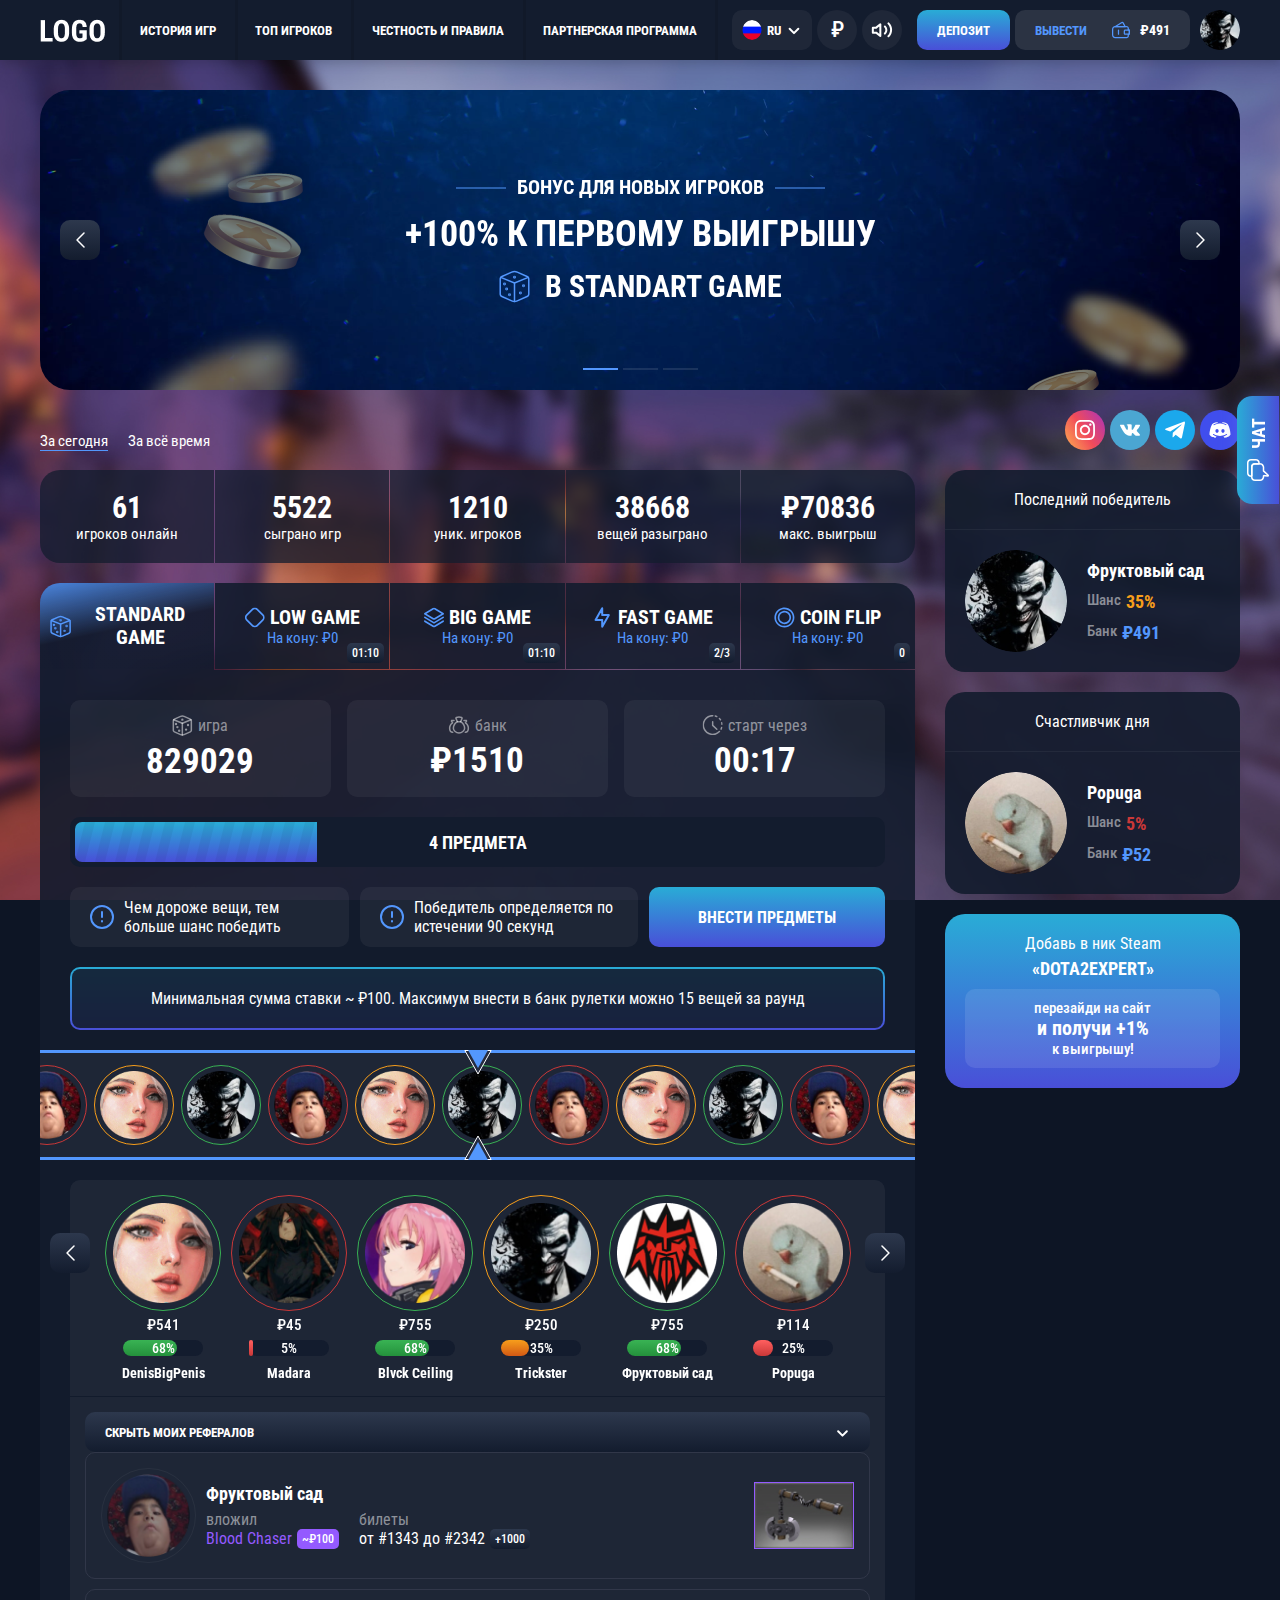
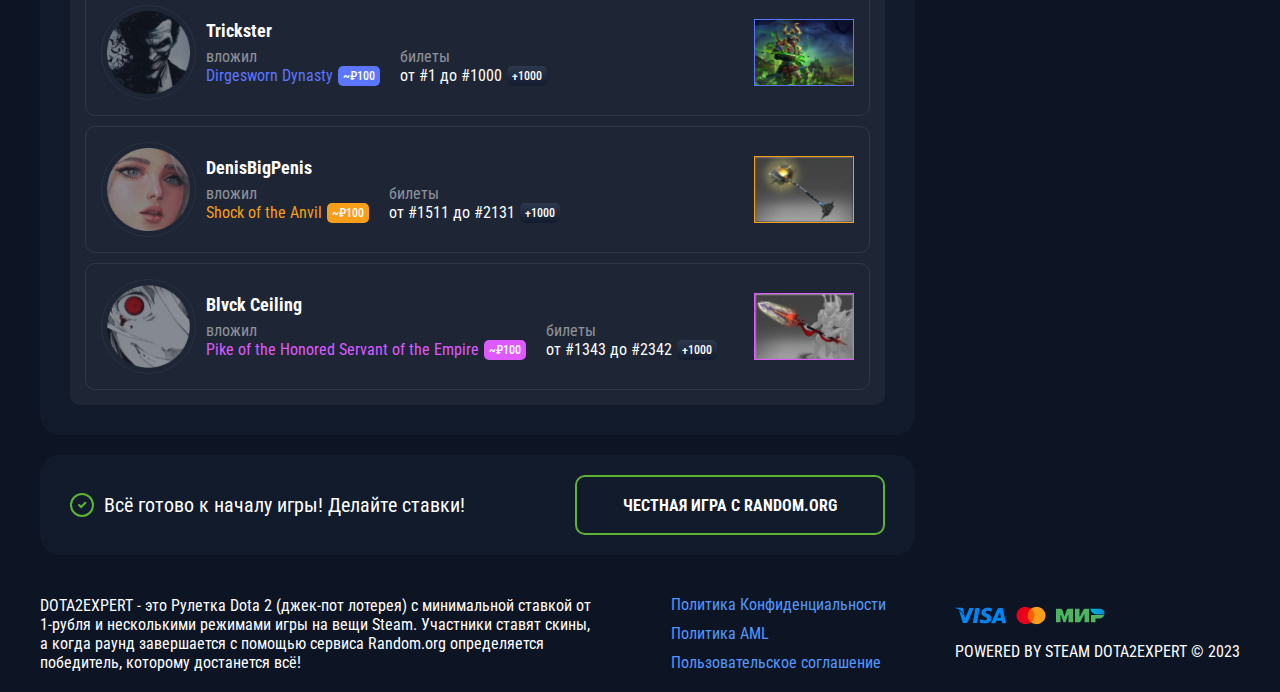
<file: index_login.html>
<!DOCTYPE html>
<html lang="en">
  <head>
    <meta charset="utf-8" />
    <meta name="viewport" content="width=device-width, initial-scale=1" />
    <title></title>
    <link rel="stylesheet" href="css/bootstrap-modal.css">
    <link rel="stylesheet" href="css/slick.css">
    <link rel="stylesheet" href="css/all.css">
    <script src="https://code.jquery.com/jquery-3.6.3.min.js"></script>
    <script src="js/util.js"></script>
    <script src="js/bootstrap.modal.js"></script>
    <script src="js/slick.min.js"></script>
    <script src="js/jquery.scrollbar.js"></script>
    <script src="js/main.js"></script>
  </head>
  <body>
  <header class="header">
    <div class="container">
      <button class="btn btn-burger">
        <svg class="line" width="24" height="24" viewBox="0 0 24 24" fill="none" xmlns="http://www.w3.org/2000/svg">
          <path d="M3 5H21.07" stroke="white" stroke-width="2" stroke-linecap="round" stroke-linejoin="round"/>
          <path d="M3 12H21.07" stroke="white" stroke-width="2" stroke-linecap="round" stroke-linejoin="round"/>
          <path d="M3 19H21.07" stroke="white" stroke-width="2" stroke-linecap="round" stroke-linejoin="round"/>
        </svg>
        <svg class="close" width="24" height="24" viewBox="0 0 24 24" fill="none" xmlns="http://www.w3.org/2000/svg">
          <path d="M6 6L18.7742 18.7742" stroke="#5397FD" stroke-width="2" stroke-linecap="round" stroke-linejoin="round"/>
          <path d="M6 18.7742L18.7742 5.99998" stroke="#5397FD" stroke-width="2" stroke-linecap="round" stroke-linejoin="round"/>
        </svg>
      </button>
      <a href="#" class="logo"><img src="image/logo.png" alt=""></a>
      <div class="nav-box">
        <ul class="nav">
          <li>
            <a href="history.html">
            <span>
              История игр
            </span>
            </a>
          </li>
          <li>
            <a href="top-users.html">
            <span>
              Топ игроков
            </span>
            </a>
          </li>
          <li>
            <a href="faq.html">
            <span>
              Честность и Правила
            </span>
            </a>
          </li>
          <li>
            <a href="ref-1.html">
            <span>
              Партнерская программа
            </span>
            </a>
          </li>
        </ul>
        <div class="control-box">
          <div class="drop-lang">
            <a href="#">
            <span class="lang">
              <img src="image/flag-ru.png" alt="">
            </span>
              RU
              <svg width="16" height="16" viewBox="0 0 16 16" fill="none" xmlns="http://www.w3.org/2000/svg">
                <path d="M12.3289 6.75L7.97694 11.102L3.62495 6.75" stroke="white" stroke-width="2" stroke-linecap="round" stroke-linejoin="round"/>
              </svg>
            </a>
            <ul class="lang-list">
              <li><a href="#"><img src="image/flag-en.png" alt=""></a></li>
              <li><a href="#"><img src="image/flag-pr.png" alt=""></a></li>
              <li><a href="#"><img src="image/flag-gm.png" alt=""></a></li>
              <li><a href="#"><img src="image/flag-ch.png" alt=""></a></li>
            </ul>
          </div>
          <div class="currency-box">
            <button class="btn btn-control-head currency-btn">
              ₽
            </button>
            <ul class="currency-list">
              <li>
                <button class="btn btn-control-head currency-btn">
                  $
                </button>
              </li>
              <li>
                <button class="btn btn-control-head currency-btn">
                  €
                </button>
              </li>
            </ul>
          </div>
          <button class="btn btn-control-head sound-btn">
            <svg class="off" width="22" height="20" viewBox="0 0 22 20" fill="none" xmlns="http://www.w3.org/2000/svg">
              <path d="M1.45459 7.49996H4.78792L8.95459 4.16663V15.8333L4.78792 12.5H1.45459V7.49996Z" stroke="white" stroke-width="2" stroke-linecap="round" stroke-linejoin="round"/>
              <path d="M13.1211 7.5L18.4244 12.8033" stroke="white" stroke-width="2" stroke-linecap="round" stroke-linejoin="round"/>
              <path d="M13.1211 12.8033L18.4244 7.50004" stroke="white" stroke-width="2" stroke-linecap="round" stroke-linejoin="round"/>
            </svg>
            <svg class="on" width="22" height="20" viewBox="0 0 22 20" fill="none" xmlns="http://www.w3.org/2000/svg">
              <path d="M1.83325 7.63936H5.16659L9.33325 4.30603V15.9727L5.16659 12.6394H1.83325V7.63936Z" stroke="white" stroke-width="2" stroke-linecap="round" stroke-linejoin="round"/>
              <path d="M17.4184 3.33334C18.2696 4.18454 18.9448 5.19507 19.4055 6.30722C19.8662 7.41937 20.1033 8.61136 20.1033 9.81515C20.1033 11.0189 19.8662 12.2109 19.4055 13.3231C18.9448 14.4352 18.2696 15.4458 17.4184 16.297" stroke="white" stroke-width="2" stroke-linecap="round"/>
              <path d="M13.8624 6.50269C14.3267 6.96698 14.695 7.51817 14.9463 8.1248C15.1976 8.73143 15.3269 9.38161 15.3269 10.0382C15.3269 10.6948 15.1976 11.345 14.9463 11.9516C14.695 12.5583 14.3267 13.1095 13.8624 13.5738" stroke="white" stroke-width="2" stroke-linecap="round"/>
            </svg>
          </button>
        </div>
        <div class="nav-bottom">
          <div class="panel-bar">
            <ul class="social">
              <li>
                <a href="#" class="btn btn-ico insta">
                  <svg width="20" height="20" viewBox="0 0 20 20" fill="none" xmlns="http://www.w3.org/2000/svg">
                    <g clip-path="url(#clip0_1_127)">
                      <path d="M10.0034 4.86499C7.16757 4.86499 4.87173 7.16332 4.87173 9.99666C4.87173 12.8325 7.17007 15.1283 10.0034 15.1283C12.8392 15.1283 15.1351 12.83 15.1351 9.99666C15.1351 7.16082 12.8367 4.86499 10.0034 4.86499ZM10.0034 13.3275C8.16257 13.3275 6.67257 11.8367 6.67257 9.99666C6.67257 8.15666 8.1634 6.66582 10.0034 6.66582C11.8434 6.66582 13.3342 8.15666 13.3342 9.99666C13.3351 11.8367 11.8442 13.3275 10.0034 13.3275Z" fill="white"></path>
                      <path d="M14.1229 0.064348C12.2829 -0.0214852 7.72538 -0.0173186 5.88371 0.064348C4.26538 0.140181 2.83788 0.531014 1.68705 1.68185C-0.236285 3.60518 0.00954851 6.19684 0.00954851 9.99767C0.00954851 13.8877 -0.207118 16.4193 1.68705 18.3135C3.61788 20.2435 6.24705 19.991 10.0029 19.991C13.8562 19.991 15.1862 19.9935 16.5487 19.466C18.4012 18.7468 19.7995 17.091 19.9362 14.1168C20.0229 12.276 20.0179 7.71934 19.9362 5.87768C19.7712 2.36685 17.887 0.237681 14.1229 0.064348ZM17.0354 17.041C15.7745 18.3018 14.0254 18.1893 9.97871 18.1893C5.81205 18.1893 4.14121 18.251 2.92205 17.0285C1.51788 15.631 1.77205 13.3868 1.77205 9.98434C1.77205 5.38018 1.29955 2.06435 5.92038 1.82768C6.98205 1.79018 7.29455 1.77768 9.96705 1.77768L10.0045 1.80268C14.4454 1.80268 17.9295 1.33768 18.1387 5.95768C18.1862 7.01184 18.197 7.32851 18.197 9.99684C18.1962 14.1152 18.2745 15.796 17.0354 17.041Z" fill="white"></path>
                      <path d="M15.3385 5.86165C16.0008 5.86165 16.5376 5.32476 16.5376 4.66248C16.5376 4.0002 16.0008 3.46332 15.3385 3.46332C14.6762 3.46332 14.1393 4.0002 14.1393 4.66248C14.1393 5.32476 14.6762 5.86165 15.3385 5.86165Z" fill="white"></path>
                    </g>
                    <defs>
                      <clipPath id="clip0_1_127">
                        <rect width="20" height="20" fill="white"></rect>
                      </clipPath>
                    </defs>
                  </svg>
                </a>
              </li>
              <li>
                <a href="#" class="btn btn-ico vk">
                  <svg width="20" height="12" viewBox="0 0 20 12" fill="none" xmlns="http://www.w3.org/2000/svg">
                    <path d="M19.8939 10.5998C19.8697 10.5476 19.8471 10.5043 19.8262 10.4697C19.4792 9.84471 18.8161 9.07762 17.8372 8.16818L17.8166 8.14735L17.8062 8.13714L17.7957 8.12667H17.7852C17.341 7.70319 17.0597 7.41845 16.9419 7.27267C16.7263 6.99497 16.678 6.71387 16.7959 6.42906C16.8791 6.21387 17.1917 5.75943 17.733 5.0651C18.0178 4.69713 18.2433 4.40222 18.4098 4.18002C19.6109 2.58326 20.1316 1.56291 19.9719 1.11856L19.9098 1.01473C19.8681 0.952213 19.7606 0.895024 19.5872 0.842869C19.4134 0.790822 19.1914 0.782215 18.9206 0.816901L15.9216 0.837617C15.8731 0.820402 15.8037 0.822006 15.7133 0.842869C15.623 0.863731 15.5779 0.874199 15.5779 0.874199L15.5257 0.900276L15.4843 0.931606C15.4495 0.952322 15.4114 0.988759 15.3697 1.04084C15.3282 1.09274 15.2935 1.15365 15.2658 1.22306C14.9393 2.06305 14.5681 2.84404 14.1515 3.56597C13.8946 3.99646 13.6587 4.36954 13.4432 4.68542C13.2281 5.0012 13.0476 5.23386 12.9019 5.383C12.756 5.53228 12.6244 5.65187 12.5061 5.74221C12.388 5.83259 12.2979 5.87078 12.2355 5.85681C12.173 5.84284 12.1141 5.82898 12.0583 5.81512C11.9612 5.75261 11.883 5.66759 11.8241 5.56C11.765 5.4524 11.7252 5.31698 11.7043 5.15384C11.6836 4.99059 11.6714 4.85017 11.6679 4.73211C11.6646 4.61419 11.6661 4.4474 11.6732 4.23222C11.6804 4.01692 11.6836 3.87125 11.6836 3.79488C11.6836 3.53103 11.6888 3.24469 11.6991 2.93577C11.7096 2.62685 11.7181 2.38208 11.7252 2.20176C11.7323 2.02126 11.7356 1.83029 11.7356 1.62896C11.7356 1.42763 11.7233 1.26974 11.6991 1.15515C11.6752 1.0407 11.6384 0.9296 11.59 0.821897C11.5413 0.714303 11.4701 0.631073 11.3766 0.571988C11.2829 0.512975 11.1664 0.466145 11.0277 0.43135C10.6598 0.348083 10.1912 0.30304 9.62183 0.296037C8.33067 0.282178 7.50103 0.365554 7.1331 0.546056C6.98732 0.62232 6.8554 0.726521 6.73745 0.858333C6.61245 1.01112 6.59502 1.09449 6.68525 1.10821C7.10184 1.17061 7.39676 1.31989 7.57033 1.5559L7.63288 1.68097C7.68153 1.7712 7.73012 1.93095 7.77873 2.16C7.82728 2.38905 7.85861 2.64242 7.87239 2.91997C7.90704 3.42683 7.90704 3.86071 7.87239 4.22164C7.83764 4.58272 7.80481 4.86381 7.77348 5.06514C7.74215 5.26647 7.69532 5.42961 7.63288 5.55453C7.57033 5.67948 7.52872 5.75585 7.50785 5.78357C7.48703 5.81129 7.46967 5.82876 7.45588 5.83562C7.36565 5.87019 7.2718 5.88781 7.17468 5.88781C7.0774 5.88781 6.95945 5.83916 6.82064 5.74192C6.68186 5.64469 6.53783 5.51112 6.38855 5.34102C6.23927 5.17087 6.07091 4.93311 5.88341 4.62769C5.69605 4.32227 5.50165 3.9613 5.30032 3.54478L5.13375 3.24272C5.02962 3.04839 4.88738 2.76544 4.70688 2.39411C4.52627 2.02264 4.36663 1.66332 4.22785 1.31621C4.17237 1.17043 4.08904 1.05944 3.97798 0.983069L3.92586 0.951739C3.89121 0.92402 3.83559 0.894586 3.75929 0.86322C3.68288 0.83189 3.60315 0.809423 3.51977 0.7956L0.66657 0.816317C0.37501 0.816317 0.177183 0.882368 0.0730178 1.01429L0.0313298 1.07669C0.0105041 1.11145 0 1.16696 0 1.24337C0 1.31975 0.0208258 1.41348 0.0625138 1.52447C0.479029 2.50339 0.93198 3.44748 1.42137 4.35688C1.91075 5.26628 2.33602 5.99883 2.69692 6.55387C3.05789 7.10931 3.42582 7.63353 3.80072 8.12627C4.17562 8.61919 4.42378 8.93508 4.5452 9.07386C4.66676 9.21289 4.76224 9.31684 4.83165 9.38625L5.09203 9.63612C5.25863 9.80276 5.50329 10.0023 5.82611 10.2349C6.149 10.4675 6.50646 10.6966 6.89869 10.9224C7.29099 11.1478 7.74737 11.3318 8.26808 11.474C8.78873 11.6165 9.29548 11.6736 9.7884 11.646H10.9859C11.2288 11.6251 11.4128 11.5487 11.5379 11.4169L11.5793 11.3647C11.6072 11.3233 11.6333 11.2589 11.6573 11.1723C11.6817 11.0855 11.6938 10.9899 11.6938 10.8859C11.6867 10.5875 11.7094 10.3185 11.7613 10.079C11.8132 9.8396 11.8724 9.6591 11.9386 9.53753C12.0047 9.41608 12.0793 9.31359 12.1624 9.23051C12.2456 9.14724 12.3049 9.0968 12.3397 9.07944C12.3743 9.06197 12.4019 9.05012 12.4227 9.04301C12.5893 8.98749 12.7854 9.04125 13.0112 9.20454C13.2369 9.36768 13.4485 9.56912 13.6465 9.80853C13.8444 10.0481 14.0821 10.317 14.3597 10.6154C14.6375 10.914 14.8804 11.1359 15.0886 11.2819L15.2968 11.4069C15.4358 11.4903 15.6163 11.5666 15.8385 11.6361C16.0603 11.7054 16.2546 11.7228 16.4215 11.6881L19.0872 11.6465C19.3508 11.6465 19.556 11.6029 19.7015 11.5162C19.8473 11.4295 19.9339 11.3339 19.9619 11.2299C19.9897 11.1258 19.9912 11.0077 19.9672 10.8757C19.9425 10.744 19.9181 10.6519 19.8939 10.5998Z" fill="white"></path>
                  </svg>
                </a>
              </li>
              <li>
                <a href="#" class="btn btn-ico tg">
                  <svg width="20" height="18" viewBox="0 0 20 18" fill="none" xmlns="http://www.w3.org/2000/svg">
                    <path d="M19.9427 2.13516C20.2107 0.884258 19.4959 0.39283 18.6918 0.705557L0.911028 7.54086C-0.295203 8.03229 -0.250528 8.70242 0.732327 9.01515L5.24452 10.4001L15.7879 3.78815C16.2793 3.43074 16.7707 3.65412 16.3686 3.96685L7.83568 11.651L7.52296 16.3419C8.01439 16.3419 8.19309 16.1632 8.46114 15.8951L10.6502 13.7507L15.2518 17.146C16.1006 17.6375 16.726 17.3694 16.9494 16.3866L19.9427 2.13516Z" fill="white"></path>
                  </svg>
                </a>
              </li>
              <li>
                <a href="#" class="btn btn-ico dc">
                  <svg width="22" height="16" viewBox="0 0 22 16" fill="none" xmlns="http://www.w3.org/2000/svg">
                    <path d="M18.5897 1.96025C16.7727 0.497551 13.898 0.24966 13.7747 0.240986C13.6811 0.233276 13.5874 0.254885 13.5066 0.302818C13.4257 0.350751 13.3618 0.422635 13.3237 0.508508C13.2689 0.631869 13.2223 0.758761 13.1845 0.888334C14.3865 1.09149 15.8629 1.50007 17.1987 2.32912C17.2496 2.36074 17.2938 2.40209 17.3288 2.45081C17.3638 2.49953 17.3888 2.55466 17.4025 2.61305C17.4162 2.67145 17.4182 2.73196 17.4085 2.79115C17.3988 2.85033 17.3775 2.90702 17.3459 2.95797C17.3143 3.00893 17.2729 3.05316 17.2242 3.08814C17.1755 3.12312 17.1203 3.14816 17.0619 3.16183C17.0035 3.1755 16.943 3.17754 16.8839 3.16782C16.8247 3.1581 16.768 3.13683 16.717 3.1052C14.4207 1.67949 11.5528 1.60872 11 1.60872C10.4476 1.60872 7.57791 1.67994 5.28298 3.10475C5.23202 3.13637 5.17533 3.15765 5.11615 3.16736C5.05697 3.17708 4.99645 3.17504 4.93806 3.16137C4.82012 3.13376 4.71799 3.06043 4.65412 2.95752C4.59025 2.8546 4.56988 2.73053 4.59749 2.6126C4.6251 2.49466 4.69843 2.39253 4.80135 2.32866C6.13713 1.5019 7.61352 1.09149 8.81554 0.890159C8.74615 0.663725 8.68315 0.520834 8.67859 0.508508C8.6406 0.422028 8.5764 0.349674 8.49505 0.301669C8.4137 0.253664 8.31933 0.232436 8.22526 0.240986C8.102 0.250116 5.22728 0.497551 3.38522 1.97988C2.42424 2.86918 0.5 8.06942 0.5 12.5652C0.5 12.6456 0.521456 12.7223 0.560717 12.7917C1.88737 15.1245 5.50941 15.734 6.3348 15.7609H6.34896C6.42099 15.7611 6.49204 15.7442 6.55631 15.7117C6.62058 15.6792 6.67624 15.6319 6.71874 15.5737L7.5528 14.4251C5.30078 13.844 4.15035 12.856 4.08461 12.7972C3.9938 12.717 3.93855 12.6041 3.93102 12.4832C3.92348 12.3623 3.96428 12.2434 4.04443 12.1526C4.12459 12.0617 4.23753 12.0065 4.35842 11.999C4.47931 11.9914 4.59824 12.0322 4.68904 12.1124C4.71552 12.1375 6.83424 13.9348 11 13.9348C15.1726 13.9348 17.2913 12.1302 17.3128 12.1124C17.4039 12.0328 17.5228 11.9926 17.6435 12.0007C17.7642 12.0087 17.8768 12.0643 17.9565 12.1553C17.9959 12.2001 18.0262 12.2523 18.0455 12.3088C18.0648 12.3654 18.0727 12.4251 18.0689 12.4847C18.0651 12.5443 18.0496 12.6026 18.0232 12.6562C17.9969 12.7098 17.9602 12.7577 17.9154 12.7972C17.8497 12.856 16.6992 13.844 14.4472 14.4251L15.2817 15.5737C15.3242 15.6318 15.3798 15.6791 15.4439 15.7116C15.5081 15.7441 15.5791 15.761 15.651 15.7609H15.6647C16.491 15.734 20.1126 15.124 21.4397 12.7917C21.4785 12.7223 21.5 12.6456 21.5 12.5652C21.5 8.06942 19.5758 2.86964 18.5897 1.96025ZM8.03261 10.7392C7.1497 10.7392 6.43478 9.92198 6.43478 8.91307C6.43478 7.90416 7.1497 7.08699 8.03261 7.08699C8.91552 7.08699 9.63043 7.90416 9.63043 8.91307C9.63043 9.92198 8.91552 10.7392 8.03261 10.7392ZM13.9674 10.7392C13.0845 10.7392 12.3696 9.92198 12.3696 8.91307C12.3696 7.90416 13.0845 7.08699 13.9674 7.08699C14.8503 7.08699 15.5652 7.90416 15.5652 8.91307C15.5652 9.92198 14.8503 10.7392 13.9674 10.7392Z" fill="white"></path>
                  </svg>
                </a>
              </li>
            </ul>
          </div>
          <button class="btn btn-primary btn-support">
            <span class="ico">
              <img src="image/img-support.png" alt="">
            </span>
            <span class="text">
              <strong>Support 24/7</strong>
              <span>Мы всегда поможем</span>
            </span>
          </button>
        </div>
        <span class="close">
          <svg width="24" height="24" viewBox="0 0 24 24" fill="none" xmlns="http://www.w3.org/2000/svg">
            <g>
            <path d="M6 6.00003L18.7742 18.7742" stroke="white" stroke-width="2" stroke-linecap="round" stroke-linejoin="round"/>
            <path d="M6 18.7742L18.7742 6.00001" stroke="white" stroke-width="2" stroke-linecap="round" stroke-linejoin="round"/>
            </g>
            </svg>
        </span>
      </div>
      <div class="profile-holder">
        <button class="btn btn-primary btn-small">
          депозит
        </button>
        <div class="user-control">
          <a href="#">вывести</a>
          <span class="sum">
          <svg width="18" height="18" viewBox="0 0 18 18" fill="none" xmlns="http://www.w3.org/2000/svg">
          <path fill-rule="evenodd" clip-rule="evenodd" d="M0 8.20435C0 6.47044 1.40562 5.06482 3.13953 5.06482H14.6233C15.8717 5.06482 16.8837 6.07686 16.8837 7.32528V8.33195C17.5063 8.36807 18 8.88437 18 9.51598V12.7532C18 13.3848 17.5063 13.9011 16.8837 13.9372V14.9439C16.8837 16.1923 15.8717 17.2044 14.6233 17.2044H3.13953C1.40561 17.2044 0 15.7987 0 14.0648V8.20435ZM3.13953 6.32063C2.09918 6.32063 1.25581 7.164 1.25581 8.20435V14.0648C1.25581 15.1052 2.09918 15.9485 3.13953 15.9485H14.6233C15.1781 15.9485 15.6279 15.4987 15.6279 14.9439V13.8695C15.6279 13.2379 16.1216 12.7216 16.7442 12.6854V9.58373C16.1216 9.54762 15.6279 9.03132 15.6279 8.3997V7.32528C15.6279 6.77043 15.1781 6.32063 14.6233 6.32063H3.13953Z" fill="#5397FD"/>
          <path fill-rule="evenodd" clip-rule="evenodd" d="M11.7207 9.87869C11.7207 9.06953 12.3767 8.41357 13.1858 8.41357H16.5347C17.3438 8.41357 17.9998 9.06953 17.9998 9.87869V12.3903C17.9998 13.1995 17.3438 13.8554 16.5347 13.8554H13.1858C12.3767 13.8554 11.7207 13.1995 11.7207 12.3903V9.87869ZM13.1858 9.66939C13.0702 9.66939 12.9765 9.7631 12.9765 9.87869V12.3903C12.9765 12.5059 13.0702 12.5996 13.1858 12.5996H16.5347C16.6503 12.5996 16.744 12.5059 16.744 12.3903V9.87869C16.744 9.7631 16.6503 9.66939 16.5347 9.66939H13.1858Z" fill="#5397FD"/>
          <path fill-rule="evenodd" clip-rule="evenodd" d="M10.5442 2.16083C10.4869 2.0558 10.3534 2.02007 10.2513 2.08246L5.37108 5.06483H12.1282L10.5442 2.16083ZM9.59649 1.01089C10.3111 0.574202 11.2457 0.824277 11.6467 1.55948L13.6697 5.26825C13.9283 5.74247 13.5851 6.32065 13.0449 6.32065H3.437C2.7183 6.32065 2.45265 5.37657 3.06592 5.0018L9.59649 1.01089Z" fill="#5397FD"/>
          <path fill-rule="evenodd" clip-rule="evenodd" d="M6.48782 13.8553C6.14103 13.8553 5.85991 13.5742 5.85991 13.2274L5.85991 9.04139C5.85991 8.69461 6.14103 8.41349 6.48782 8.41349C6.8346 8.41349 7.11572 8.69461 7.11572 9.04139L7.11572 13.2274C7.11572 13.5742 6.8346 13.8553 6.48782 13.8553Z" fill="#5397FD"/>
          </svg>
          ₽491
        </span>
        </div>
        <a href="#" class="profile"><img src="image/img-04.png" alt=""></a>
        <div class="profile-drop">
          <div class="item">
            <a href="lk-wallet_no-elem.html">
              Профиль
              <svg width="18" height="18" viewBox="0 0 18 18" fill="none" xmlns="http://www.w3.org/2000/svg">
                <path d="M9 0C13.9706 0 18 4.02944 18 9C18 13.9706 13.9706 18 9 18C4.02944 18 0 13.9706 0 9C0 4.02944 4.02944 0 9 0ZM9 13.875C7.43554 13.875 5.94003 14.3115 4.65241 15.1118C5.87863 15.9859 7.37928 16.5 9 16.5C10.6204 16.5 12.1208 15.9861 13.347 15.1125C12.0596 14.3114 10.5643 13.875 9 13.875ZM9 1.5C4.85786 1.5 1.5 4.85786 1.5 9C1.5 10.9618 2.25319 12.7476 3.48617 14.0841C5.08922 12.9811 6.99824 12.375 9 12.375C11.002 12.375 12.9112 12.9813 14.5145 14.0831C15.7471 12.7469 16.5 10.9614 16.5 9C16.5 4.85786 13.1421 1.5 9 1.5ZM9 4.125C10.9681 4.125 12.5625 5.71938 12.5625 7.6875C12.5625 9.65562 10.9681 11.25 9 11.25C7.03188 11.25 5.4375 9.65562 5.4375 7.6875C5.4375 5.71938 7.03188 4.125 9 4.125ZM9 5.625C7.86031 5.625 6.9375 6.54781 6.9375 7.6875C6.9375 8.82719 7.86031 9.75 9 9.75C10.1397 9.75 11.0625 8.82719 11.0625 7.6875C11.0625 6.54781 10.1397 5.625 9 5.625Z" fill="#5397FD"/>
              </svg>
            </a>
          </div>
          <div class="item">
            <a href="#">
              выйти с аккаунта
              <svg width="18" height="18" viewBox="0 0 18 18" fill="none" xmlns="http://www.w3.org/2000/svg">
                <g clip-path="url(#clip0_366_9239)">
                  <path d="M10.125 3.74996V1.12496C10.125 0.926049 10.046 0.735284 9.90533 0.594632C9.76468 0.453979 9.57391 0.374962 9.375 0.374962H1.125C0.926088 0.374962 0.735322 0.453979 0.59467 0.594632C0.454018 0.735284 0.375 0.926049 0.375 1.12496V16.875C0.375 17.0739 0.454018 17.2646 0.59467 17.4053C0.735322 17.5459 0.926088 17.625 1.125 17.625H9.375C9.57391 17.625 9.76468 17.5459 9.90533 17.4053C10.046 17.2646 10.125 17.0739 10.125 16.875V14.25" stroke="#5397FD" stroke-width="1.5" stroke-linecap="round" stroke-linejoin="round"/>
                  <path d="M17.625 9H3.375" stroke="#5397FD" stroke-width="1.5" stroke-linecap="round" stroke-linejoin="round"/>
                  <path d="M13.875 12.75L17.625 9.00004L13.875 5.25004" stroke="#5397FD" stroke-width="1.5" stroke-linecap="round" stroke-linejoin="round"/>
                </g>
                <defs>
                  <clipPath id="clip0_366_9239">
                    <rect width="18" height="18" fill="white"/>
                  </clipPath>
                </defs>
              </svg>
            </a>
          </div>
        </div>
      </div>
    </div>
  </header>

  <div class="wrapper">
    <div class="container">
      <div class="banner">
        <div class="slide">
          <a href="#">
            <span class="name">бонус для новых игроков</span>
            <span class="title">+100% к первому выигрышу</span>
            <span class="game">
            <svg width="31" height="33" viewBox="0 0 31 33" fill="none" xmlns="http://www.w3.org/2000/svg">
            <path d="M15.5001 12.9311V31.5001" stroke="#5397FD" stroke-width="1.5" stroke-linecap="round" stroke-linejoin="round"/>
            <path d="M1.73999 7.42676L15.5001 12.9308L29.2602 7.42676" stroke="#5397FD" stroke-width="1.5" stroke-linecap="round" stroke-linejoin="round"/>
            <path d="M12.7671 30.9191C13.6273 31.3021 14.5584 31.5 15.5001 31.5C16.4417 31.5 17.3728 31.3021 18.233 30.9191L28.087 26.5387C28.5921 26.3144 29.0213 25.9481 29.3224 25.4848C29.6237 25.0212 29.7839 24.4803 29.7839 23.9276V9.07241C29.7839 8.51972 29.6237 7.97884 29.3224 7.51528C29.0213 7.05191 28.5921 6.68567 28.087 6.46132L18.233 2.08093C17.3728 1.69792 16.4417 1.5 15.5001 1.5C14.5584 1.5 13.6273 1.69792 12.7671 2.08093L2.91313 6.45561C2.40679 6.68053 1.97681 7.04791 1.67553 7.5128C1.37424 7.97769 1.21465 8.52029 1.2162 9.07431V23.9295C1.21613 24.4822 1.37641 25.0231 1.67761 25.4867C1.97881 25.95 2.40799 26.3163 2.91313 26.5406L12.7671 30.9191Z" stroke="#5397FD" stroke-width="1.5" stroke-linecap="round" stroke-linejoin="round"/>
            <path d="M5.5013 14.7727C5.10686 14.7727 4.78711 14.453 4.78711 14.0586C4.78711 13.6641 5.10686 13.3444 5.5013 13.3444" stroke="#5397FD" stroke-width="1.5"/>
            <path d="M5.50146 14.7727C5.89591 14.7727 6.21566 14.453 6.21566 14.0586C6.21566 13.6641 5.89591 13.3444 5.50146 13.3444" stroke="#5397FD" stroke-width="1.5"/>
            <path d="M7.64376 19.7796C7.24931 19.7796 6.92957 19.4598 6.92957 19.0654C6.92957 18.671 7.24931 18.3512 7.64376 18.3512" stroke="#5397FD" stroke-width="1.5"/>
            <path d="M7.64368 19.7796C8.0381 19.7796 8.35787 19.4598 8.35787 19.0654C8.35787 18.671 8.0381 18.3512 7.64368 18.3512" stroke="#5397FD" stroke-width="1.5"/>
            <path d="M10.5007 25.4855C10.1062 25.4855 9.7865 25.1657 9.7865 24.7713C9.7865 24.3769 10.1062 24.0571 10.5007 24.0571" stroke="#5397FD" stroke-width="1.5"/>
            <path d="M10.5006 25.4855C10.8951 25.4855 11.2148 25.1657 11.2148 24.7713C11.2148 24.3769 10.8951 24.0571 10.5006 24.0571" stroke="#5397FD" stroke-width="1.5"/>
            <path d="M21.4307 23.7467C21.0363 23.7467 20.7166 23.427 20.7166 23.0326C20.7166 22.6381 21.0363 22.3184 21.4307 22.3184" stroke="#5397FD" stroke-width="1.5"/>
            <path d="M21.4307 23.7467C21.8251 23.7467 22.1449 23.427 22.1449 23.0326C22.1449 22.6381 21.8251 22.3184 21.4307 22.3184" stroke="#5397FD" stroke-width="1.5"/>
            <path d="M24.5046 16.3952C24.1102 16.3952 23.7904 16.0755 23.7904 15.6811C23.7904 15.2866 24.1102 14.9669 24.5046 14.9669" stroke="#5397FD" stroke-width="1.5"/>
            <path d="M24.5046 16.3952C24.8991 16.3952 25.2188 16.0755 25.2188 15.6811C25.2188 15.2866 24.8991 14.9669 24.5046 14.9669" stroke="#5397FD" stroke-width="1.5"/>
            <path d="M15.5001 7.95262C15.1056 7.95262 14.7859 7.63285 14.7859 7.23842C14.7859 6.844 15.1056 6.52423 15.5001 6.52423" stroke="#5397FD" stroke-width="1.5"/>
            <path d="M15.5001 7.95268C15.8945 7.95268 16.2143 7.63291 16.2143 7.23848C16.2143 6.84406 15.8945 6.52429 15.5001 6.52429" stroke="#5397FD" stroke-width="1.5"/>
            </svg>
            в standart game
          </span>
          </a>
        </div>
        <div class="slide">
          <a href="#">
            <span class="name">бонус для новых игроков</span>
            <span class="title">+100% к первому выигрышу</span>
            <span class="game">
            <svg width="31" height="33" viewBox="0 0 31 33" fill="none" xmlns="http://www.w3.org/2000/svg">
            <path d="M15.5001 12.9311V31.5001" stroke="#5397FD" stroke-width="1.5" stroke-linecap="round" stroke-linejoin="round"/>
            <path d="M1.73999 7.42676L15.5001 12.9308L29.2602 7.42676" stroke="#5397FD" stroke-width="1.5" stroke-linecap="round" stroke-linejoin="round"/>
            <path d="M12.7671 30.9191C13.6273 31.3021 14.5584 31.5 15.5001 31.5C16.4417 31.5 17.3728 31.3021 18.233 30.9191L28.087 26.5387C28.5921 26.3144 29.0213 25.9481 29.3224 25.4848C29.6237 25.0212 29.7839 24.4803 29.7839 23.9276V9.07241C29.7839 8.51972 29.6237 7.97884 29.3224 7.51528C29.0213 7.05191 28.5921 6.68567 28.087 6.46132L18.233 2.08093C17.3728 1.69792 16.4417 1.5 15.5001 1.5C14.5584 1.5 13.6273 1.69792 12.7671 2.08093L2.91313 6.45561C2.40679 6.68053 1.97681 7.04791 1.67553 7.5128C1.37424 7.97769 1.21465 8.52029 1.2162 9.07431V23.9295C1.21613 24.4822 1.37641 25.0231 1.67761 25.4867C1.97881 25.95 2.40799 26.3163 2.91313 26.5406L12.7671 30.9191Z" stroke="#5397FD" stroke-width="1.5" stroke-linecap="round" stroke-linejoin="round"/>
            <path d="M5.5013 14.7727C5.10686 14.7727 4.78711 14.453 4.78711 14.0586C4.78711 13.6641 5.10686 13.3444 5.5013 13.3444" stroke="#5397FD" stroke-width="1.5"/>
            <path d="M5.50146 14.7727C5.89591 14.7727 6.21566 14.453 6.21566 14.0586C6.21566 13.6641 5.89591 13.3444 5.50146 13.3444" stroke="#5397FD" stroke-width="1.5"/>
            <path d="M7.64376 19.7796C7.24931 19.7796 6.92957 19.4598 6.92957 19.0654C6.92957 18.671 7.24931 18.3512 7.64376 18.3512" stroke="#5397FD" stroke-width="1.5"/>
            <path d="M7.64368 19.7796C8.0381 19.7796 8.35787 19.4598 8.35787 19.0654C8.35787 18.671 8.0381 18.3512 7.64368 18.3512" stroke="#5397FD" stroke-width="1.5"/>
            <path d="M10.5007 25.4855C10.1062 25.4855 9.7865 25.1657 9.7865 24.7713C9.7865 24.3769 10.1062 24.0571 10.5007 24.0571" stroke="#5397FD" stroke-width="1.5"/>
            <path d="M10.5006 25.4855C10.8951 25.4855 11.2148 25.1657 11.2148 24.7713C11.2148 24.3769 10.8951 24.0571 10.5006 24.0571" stroke="#5397FD" stroke-width="1.5"/>
            <path d="M21.4307 23.7467C21.0363 23.7467 20.7166 23.427 20.7166 23.0326C20.7166 22.6381 21.0363 22.3184 21.4307 22.3184" stroke="#5397FD" stroke-width="1.5"/>
            <path d="M21.4307 23.7467C21.8251 23.7467 22.1449 23.427 22.1449 23.0326C22.1449 22.6381 21.8251 22.3184 21.4307 22.3184" stroke="#5397FD" stroke-width="1.5"/>
            <path d="M24.5046 16.3952C24.1102 16.3952 23.7904 16.0755 23.7904 15.6811C23.7904 15.2866 24.1102 14.9669 24.5046 14.9669" stroke="#5397FD" stroke-width="1.5"/>
            <path d="M24.5046 16.3952C24.8991 16.3952 25.2188 16.0755 25.2188 15.6811C25.2188 15.2866 24.8991 14.9669 24.5046 14.9669" stroke="#5397FD" stroke-width="1.5"/>
            <path d="M15.5001 7.95262C15.1056 7.95262 14.7859 7.63285 14.7859 7.23842C14.7859 6.844 15.1056 6.52423 15.5001 6.52423" stroke="#5397FD" stroke-width="1.5"/>
            <path d="M15.5001 7.95268C15.8945 7.95268 16.2143 7.63291 16.2143 7.23848C16.2143 6.84406 15.8945 6.52429 15.5001 6.52429" stroke="#5397FD" stroke-width="1.5"/>
            </svg>
            в standart game
          </span>
          </a>
        </div>
        <div class="slide">
          <a href="#">
            <span class="name">бонус для новых игроков</span>
            <span class="title">+100% к первому выигрышу</span>
            <span class="game">
            <svg width="31" height="33" viewBox="0 0 31 33" fill="none" xmlns="http://www.w3.org/2000/svg">
            <path d="M15.5001 12.9311V31.5001" stroke="#5397FD" stroke-width="1.5" stroke-linecap="round" stroke-linejoin="round"/>
            <path d="M1.73999 7.42676L15.5001 12.9308L29.2602 7.42676" stroke="#5397FD" stroke-width="1.5" stroke-linecap="round" stroke-linejoin="round"/>
            <path d="M12.7671 30.9191C13.6273 31.3021 14.5584 31.5 15.5001 31.5C16.4417 31.5 17.3728 31.3021 18.233 30.9191L28.087 26.5387C28.5921 26.3144 29.0213 25.9481 29.3224 25.4848C29.6237 25.0212 29.7839 24.4803 29.7839 23.9276V9.07241C29.7839 8.51972 29.6237 7.97884 29.3224 7.51528C29.0213 7.05191 28.5921 6.68567 28.087 6.46132L18.233 2.08093C17.3728 1.69792 16.4417 1.5 15.5001 1.5C14.5584 1.5 13.6273 1.69792 12.7671 2.08093L2.91313 6.45561C2.40679 6.68053 1.97681 7.04791 1.67553 7.5128C1.37424 7.97769 1.21465 8.52029 1.2162 9.07431V23.9295C1.21613 24.4822 1.37641 25.0231 1.67761 25.4867C1.97881 25.95 2.40799 26.3163 2.91313 26.5406L12.7671 30.9191Z" stroke="#5397FD" stroke-width="1.5" stroke-linecap="round" stroke-linejoin="round"/>
            <path d="M5.5013 14.7727C5.10686 14.7727 4.78711 14.453 4.78711 14.0586C4.78711 13.6641 5.10686 13.3444 5.5013 13.3444" stroke="#5397FD" stroke-width="1.5"/>
            <path d="M5.50146 14.7727C5.89591 14.7727 6.21566 14.453 6.21566 14.0586C6.21566 13.6641 5.89591 13.3444 5.50146 13.3444" stroke="#5397FD" stroke-width="1.5"/>
            <path d="M7.64376 19.7796C7.24931 19.7796 6.92957 19.4598 6.92957 19.0654C6.92957 18.671 7.24931 18.3512 7.64376 18.3512" stroke="#5397FD" stroke-width="1.5"/>
            <path d="M7.64368 19.7796C8.0381 19.7796 8.35787 19.4598 8.35787 19.0654C8.35787 18.671 8.0381 18.3512 7.64368 18.3512" stroke="#5397FD" stroke-width="1.5"/>
            <path d="M10.5007 25.4855C10.1062 25.4855 9.7865 25.1657 9.7865 24.7713C9.7865 24.3769 10.1062 24.0571 10.5007 24.0571" stroke="#5397FD" stroke-width="1.5"/>
            <path d="M10.5006 25.4855C10.8951 25.4855 11.2148 25.1657 11.2148 24.7713C11.2148 24.3769 10.8951 24.0571 10.5006 24.0571" stroke="#5397FD" stroke-width="1.5"/>
            <path d="M21.4307 23.7467C21.0363 23.7467 20.7166 23.427 20.7166 23.0326C20.7166 22.6381 21.0363 22.3184 21.4307 22.3184" stroke="#5397FD" stroke-width="1.5"/>
            <path d="M21.4307 23.7467C21.8251 23.7467 22.1449 23.427 22.1449 23.0326C22.1449 22.6381 21.8251 22.3184 21.4307 22.3184" stroke="#5397FD" stroke-width="1.5"/>
            <path d="M24.5046 16.3952C24.1102 16.3952 23.7904 16.0755 23.7904 15.6811C23.7904 15.2866 24.1102 14.9669 24.5046 14.9669" stroke="#5397FD" stroke-width="1.5"/>
            <path d="M24.5046 16.3952C24.8991 16.3952 25.2188 16.0755 25.2188 15.6811C25.2188 15.2866 24.8991 14.9669 24.5046 14.9669" stroke="#5397FD" stroke-width="1.5"/>
            <path d="M15.5001 7.95262C15.1056 7.95262 14.7859 7.63285 14.7859 7.23842C14.7859 6.844 15.1056 6.52423 15.5001 6.52423" stroke="#5397FD" stroke-width="1.5"/>
            <path d="M15.5001 7.95268C15.8945 7.95268 16.2143 7.63291 16.2143 7.23848C16.2143 6.84406 15.8945 6.52429 15.5001 6.52429" stroke="#5397FD" stroke-width="1.5"/>
            </svg>
            в standart game
          </span>
          </a>
        </div>
      </div>

      <div class="head-content">
        <div class="sort-links">
          <a href="#" class="link active">За сегодня</a>
          <a href="#" class="link">За всё время</a>
        </div>
        <div class="panel-bar">
          <ul class="social">
            <li>
              <a href="#" class="btn btn-ico insta">
                <svg width="20" height="20" viewBox="0 0 20 20" fill="none" xmlns="http://www.w3.org/2000/svg">
                  <g clip-path="url(#clip0_1_127)">
                    <path d="M10.0034 4.86499C7.16757 4.86499 4.87173 7.16332 4.87173 9.99666C4.87173 12.8325 7.17007 15.1283 10.0034 15.1283C12.8392 15.1283 15.1351 12.83 15.1351 9.99666C15.1351 7.16082 12.8367 4.86499 10.0034 4.86499ZM10.0034 13.3275C8.16257 13.3275 6.67257 11.8367 6.67257 9.99666C6.67257 8.15666 8.1634 6.66582 10.0034 6.66582C11.8434 6.66582 13.3342 8.15666 13.3342 9.99666C13.3351 11.8367 11.8442 13.3275 10.0034 13.3275Z" fill="white"/>
                    <path d="M14.1229 0.064348C12.2829 -0.0214852 7.72538 -0.0173186 5.88371 0.064348C4.26538 0.140181 2.83788 0.531014 1.68705 1.68185C-0.236285 3.60518 0.00954851 6.19684 0.00954851 9.99767C0.00954851 13.8877 -0.207118 16.4193 1.68705 18.3135C3.61788 20.2435 6.24705 19.991 10.0029 19.991C13.8562 19.991 15.1862 19.9935 16.5487 19.466C18.4012 18.7468 19.7995 17.091 19.9362 14.1168C20.0229 12.276 20.0179 7.71934 19.9362 5.87768C19.7712 2.36685 17.887 0.237681 14.1229 0.064348ZM17.0354 17.041C15.7745 18.3018 14.0254 18.1893 9.97871 18.1893C5.81205 18.1893 4.14121 18.251 2.92205 17.0285C1.51788 15.631 1.77205 13.3868 1.77205 9.98434C1.77205 5.38018 1.29955 2.06435 5.92038 1.82768C6.98205 1.79018 7.29455 1.77768 9.96705 1.77768L10.0045 1.80268C14.4454 1.80268 17.9295 1.33768 18.1387 5.95768C18.1862 7.01184 18.197 7.32851 18.197 9.99684C18.1962 14.1152 18.2745 15.796 17.0354 17.041Z" fill="white"/>
                    <path d="M15.3385 5.86165C16.0008 5.86165 16.5376 5.32476 16.5376 4.66248C16.5376 4.0002 16.0008 3.46332 15.3385 3.46332C14.6762 3.46332 14.1393 4.0002 14.1393 4.66248C14.1393 5.32476 14.6762 5.86165 15.3385 5.86165Z" fill="white"/>
                  </g>
                  <defs>
                    <clipPath id="clip0_1_127">
                      <rect width="20" height="20" fill="white"/>
                    </clipPath>
                  </defs>
                </svg>
              </a>
            </li>
            <li>
              <a href="#" class="btn btn-ico vk">
                <svg width="20" height="12" viewBox="0 0 20 12" fill="none" xmlns="http://www.w3.org/2000/svg">
                  <path d="M19.8939 10.5998C19.8697 10.5476 19.8471 10.5043 19.8262 10.4697C19.4792 9.84471 18.8161 9.07762 17.8372 8.16818L17.8166 8.14735L17.8062 8.13714L17.7957 8.12667H17.7852C17.341 7.70319 17.0597 7.41845 16.9419 7.27267C16.7263 6.99497 16.678 6.71387 16.7959 6.42906C16.8791 6.21387 17.1917 5.75943 17.733 5.0651C18.0178 4.69713 18.2433 4.40222 18.4098 4.18002C19.6109 2.58326 20.1316 1.56291 19.9719 1.11856L19.9098 1.01473C19.8681 0.952213 19.7606 0.895024 19.5872 0.842869C19.4134 0.790822 19.1914 0.782215 18.9206 0.816901L15.9216 0.837617C15.8731 0.820402 15.8037 0.822006 15.7133 0.842869C15.623 0.863731 15.5779 0.874199 15.5779 0.874199L15.5257 0.900276L15.4843 0.931606C15.4495 0.952322 15.4114 0.988759 15.3697 1.04084C15.3282 1.09274 15.2935 1.15365 15.2658 1.22306C14.9393 2.06305 14.5681 2.84404 14.1515 3.56597C13.8946 3.99646 13.6587 4.36954 13.4432 4.68542C13.2281 5.0012 13.0476 5.23386 12.9019 5.383C12.756 5.53228 12.6244 5.65187 12.5061 5.74221C12.388 5.83259 12.2979 5.87078 12.2355 5.85681C12.173 5.84284 12.1141 5.82898 12.0583 5.81512C11.9612 5.75261 11.883 5.66759 11.8241 5.56C11.765 5.4524 11.7252 5.31698 11.7043 5.15384C11.6836 4.99059 11.6714 4.85017 11.6679 4.73211C11.6646 4.61419 11.6661 4.4474 11.6732 4.23222C11.6804 4.01692 11.6836 3.87125 11.6836 3.79488C11.6836 3.53103 11.6888 3.24469 11.6991 2.93577C11.7096 2.62685 11.7181 2.38208 11.7252 2.20176C11.7323 2.02126 11.7356 1.83029 11.7356 1.62896C11.7356 1.42763 11.7233 1.26974 11.6991 1.15515C11.6752 1.0407 11.6384 0.9296 11.59 0.821897C11.5413 0.714303 11.4701 0.631073 11.3766 0.571988C11.2829 0.512975 11.1664 0.466145 11.0277 0.43135C10.6598 0.348083 10.1912 0.30304 9.62183 0.296037C8.33067 0.282178 7.50103 0.365554 7.1331 0.546056C6.98732 0.62232 6.8554 0.726521 6.73745 0.858333C6.61245 1.01112 6.59502 1.09449 6.68525 1.10821C7.10184 1.17061 7.39676 1.31989 7.57033 1.5559L7.63288 1.68097C7.68153 1.7712 7.73012 1.93095 7.77873 2.16C7.82728 2.38905 7.85861 2.64242 7.87239 2.91997C7.90704 3.42683 7.90704 3.86071 7.87239 4.22164C7.83764 4.58272 7.80481 4.86381 7.77348 5.06514C7.74215 5.26647 7.69532 5.42961 7.63288 5.55453C7.57033 5.67948 7.52872 5.75585 7.50785 5.78357C7.48703 5.81129 7.46967 5.82876 7.45588 5.83562C7.36565 5.87019 7.2718 5.88781 7.17468 5.88781C7.0774 5.88781 6.95945 5.83916 6.82064 5.74192C6.68186 5.64469 6.53783 5.51112 6.38855 5.34102C6.23927 5.17087 6.07091 4.93311 5.88341 4.62769C5.69605 4.32227 5.50165 3.9613 5.30032 3.54478L5.13375 3.24272C5.02962 3.04839 4.88738 2.76544 4.70688 2.39411C4.52627 2.02264 4.36663 1.66332 4.22785 1.31621C4.17237 1.17043 4.08904 1.05944 3.97798 0.983069L3.92586 0.951739C3.89121 0.92402 3.83559 0.894586 3.75929 0.86322C3.68288 0.83189 3.60315 0.809423 3.51977 0.7956L0.66657 0.816317C0.37501 0.816317 0.177183 0.882368 0.0730178 1.01429L0.0313298 1.07669C0.0105041 1.11145 0 1.16696 0 1.24337C0 1.31975 0.0208258 1.41348 0.0625138 1.52447C0.479029 2.50339 0.93198 3.44748 1.42137 4.35688C1.91075 5.26628 2.33602 5.99883 2.69692 6.55387C3.05789 7.10931 3.42582 7.63353 3.80072 8.12627C4.17562 8.61919 4.42378 8.93508 4.5452 9.07386C4.66676 9.21289 4.76224 9.31684 4.83165 9.38625L5.09203 9.63612C5.25863 9.80276 5.50329 10.0023 5.82611 10.2349C6.149 10.4675 6.50646 10.6966 6.89869 10.9224C7.29099 11.1478 7.74737 11.3318 8.26808 11.474C8.78873 11.6165 9.29548 11.6736 9.7884 11.646H10.9859C11.2288 11.6251 11.4128 11.5487 11.5379 11.4169L11.5793 11.3647C11.6072 11.3233 11.6333 11.2589 11.6573 11.1723C11.6817 11.0855 11.6938 10.9899 11.6938 10.8859C11.6867 10.5875 11.7094 10.3185 11.7613 10.079C11.8132 9.8396 11.8724 9.6591 11.9386 9.53753C12.0047 9.41608 12.0793 9.31359 12.1624 9.23051C12.2456 9.14724 12.3049 9.0968 12.3397 9.07944C12.3743 9.06197 12.4019 9.05012 12.4227 9.04301C12.5893 8.98749 12.7854 9.04125 13.0112 9.20454C13.2369 9.36768 13.4485 9.56912 13.6465 9.80853C13.8444 10.0481 14.0821 10.317 14.3597 10.6154C14.6375 10.914 14.8804 11.1359 15.0886 11.2819L15.2968 11.4069C15.4358 11.4903 15.6163 11.5666 15.8385 11.6361C16.0603 11.7054 16.2546 11.7228 16.4215 11.6881L19.0872 11.6465C19.3508 11.6465 19.556 11.6029 19.7015 11.5162C19.8473 11.4295 19.9339 11.3339 19.9619 11.2299C19.9897 11.1258 19.9912 11.0077 19.9672 10.8757C19.9425 10.744 19.9181 10.6519 19.8939 10.5998Z" fill="white"/>
                </svg>
              </a>
            </li>
            <li>
              <a href="#" class="btn btn-ico tg">
                <svg width="20" height="18" viewBox="0 0 20 18" fill="none" xmlns="http://www.w3.org/2000/svg">
                  <path d="M19.9427 2.13516C20.2107 0.884258 19.4959 0.39283 18.6918 0.705557L0.911028 7.54086C-0.295203 8.03229 -0.250528 8.70242 0.732327 9.01515L5.24452 10.4001L15.7879 3.78815C16.2793 3.43074 16.7707 3.65412 16.3686 3.96685L7.83568 11.651L7.52296 16.3419C8.01439 16.3419 8.19309 16.1632 8.46114 15.8951L10.6502 13.7507L15.2518 17.146C16.1006 17.6375 16.726 17.3694 16.9494 16.3866L19.9427 2.13516Z" fill="white"/>
                </svg>
              </a>
            </li>
            <li>
              <a href="#" class="btn btn-ico dc">
                <svg width="22" height="16" viewBox="0 0 22 16" fill="none" xmlns="http://www.w3.org/2000/svg">
                  <path d="M18.5897 1.96025C16.7727 0.497551 13.898 0.24966 13.7747 0.240986C13.6811 0.233276 13.5874 0.254885 13.5066 0.302818C13.4257 0.350751 13.3618 0.422635 13.3237 0.508508C13.2689 0.631869 13.2223 0.758761 13.1845 0.888334C14.3865 1.09149 15.8629 1.50007 17.1987 2.32912C17.2496 2.36074 17.2938 2.40209 17.3288 2.45081C17.3638 2.49953 17.3888 2.55466 17.4025 2.61305C17.4162 2.67145 17.4182 2.73196 17.4085 2.79115C17.3988 2.85033 17.3775 2.90702 17.3459 2.95797C17.3143 3.00893 17.2729 3.05316 17.2242 3.08814C17.1755 3.12312 17.1203 3.14816 17.0619 3.16183C17.0035 3.1755 16.943 3.17754 16.8839 3.16782C16.8247 3.1581 16.768 3.13683 16.717 3.1052C14.4207 1.67949 11.5528 1.60872 11 1.60872C10.4476 1.60872 7.57791 1.67994 5.28298 3.10475C5.23202 3.13637 5.17533 3.15765 5.11615 3.16736C5.05697 3.17708 4.99645 3.17504 4.93806 3.16137C4.82012 3.13376 4.71799 3.06043 4.65412 2.95752C4.59025 2.8546 4.56988 2.73053 4.59749 2.6126C4.6251 2.49466 4.69843 2.39253 4.80135 2.32866C6.13713 1.5019 7.61352 1.09149 8.81554 0.890159C8.74615 0.663725 8.68315 0.520834 8.67859 0.508508C8.6406 0.422028 8.5764 0.349674 8.49505 0.301669C8.4137 0.253664 8.31933 0.232436 8.22526 0.240986C8.102 0.250116 5.22728 0.497551 3.38522 1.97988C2.42424 2.86918 0.5 8.06942 0.5 12.5652C0.5 12.6456 0.521456 12.7223 0.560717 12.7917C1.88737 15.1245 5.50941 15.734 6.3348 15.7609H6.34896C6.42099 15.7611 6.49204 15.7442 6.55631 15.7117C6.62058 15.6792 6.67624 15.6319 6.71874 15.5737L7.5528 14.4251C5.30078 13.844 4.15035 12.856 4.08461 12.7972C3.9938 12.717 3.93855 12.6041 3.93102 12.4832C3.92348 12.3623 3.96428 12.2434 4.04443 12.1526C4.12459 12.0617 4.23753 12.0065 4.35842 11.999C4.47931 11.9914 4.59824 12.0322 4.68904 12.1124C4.71552 12.1375 6.83424 13.9348 11 13.9348C15.1726 13.9348 17.2913 12.1302 17.3128 12.1124C17.4039 12.0328 17.5228 11.9926 17.6435 12.0007C17.7642 12.0087 17.8768 12.0643 17.9565 12.1553C17.9959 12.2001 18.0262 12.2523 18.0455 12.3088C18.0648 12.3654 18.0727 12.4251 18.0689 12.4847C18.0651 12.5443 18.0496 12.6026 18.0232 12.6562C17.9969 12.7098 17.9602 12.7577 17.9154 12.7972C17.8497 12.856 16.6992 13.844 14.4472 14.4251L15.2817 15.5737C15.3242 15.6318 15.3798 15.6791 15.4439 15.7116C15.5081 15.7441 15.5791 15.761 15.651 15.7609H15.6647C16.491 15.734 20.1126 15.124 21.4397 12.7917C21.4785 12.7223 21.5 12.6456 21.5 12.5652C21.5 8.06942 19.5758 2.86964 18.5897 1.96025ZM8.03261 10.7392C7.1497 10.7392 6.43478 9.92198 6.43478 8.91307C6.43478 7.90416 7.1497 7.08699 8.03261 7.08699C8.91552 7.08699 9.63043 7.90416 9.63043 8.91307C9.63043 9.92198 8.91552 10.7392 8.03261 10.7392ZM13.9674 10.7392C13.0845 10.7392 12.3696 9.92198 12.3696 8.91307C12.3696 7.90416 13.0845 7.08699 13.9674 7.08699C14.8503 7.08699 15.5652 7.90416 15.5652 8.91307C15.5652 9.92198 14.8503 10.7392 13.9674 10.7392Z" fill="white"/>
                </svg>
              </a>
            </li>
          </ul>
        </div>
      </div>

      <div class="column-box">
        <div class="content">
          <div class="statistics">
            <div class="item">
              <span class="number">61</span>
              <p>игроков онлайн</p>
            </div>
            <div class="item">
              <span class="number">5522</span>
              <p>сыграно игр</p>
            </div>
            <div class="item">
              <span class="number">1210</span>
              <p>уник. игроков</p>
            </div>
            <div class="item">
              <span class="number">38668</span>
              <p>вещей разыграно</p>
            </div>
            <div class="item">
              <span class="number">₽70836</span>
              <p>макс. выигрыш</p>
            </div>
          </div>

          <div class="tabs-container">
            <div class="tab-nav">
              <div class="item active" data-tab="tab-1">
              <span class="name">
                <span class="ico">
                  <svg width="21" height="23" viewBox="0 0 21 23" fill="none" xmlns="http://www.w3.org/2000/svg">
                  <path d="M10.6 9.12073V21.5001" stroke="#5397FD" stroke-width="1.5" stroke-linecap="round" stroke-linejoin="round"/>
                  <path d="M1.42651 5.4512L10.5999 9.12057L19.7733 5.4512" stroke="#5397FD" stroke-width="1.5" stroke-linecap="round" stroke-linejoin="round"/>
                  <path d="M8.77799 21.1127C9.35147 21.3681 9.97221 21.5 10.6 21.5C11.2277 21.5 11.8485 21.3681 12.422 21.1127L18.9913 18.1925C19.328 18.0429 19.6142 17.7988 19.8149 17.4898C20.0158 17.1808 20.1225 16.8202 20.1225 16.4518V6.54827C20.1225 6.17981 20.0158 5.81922 19.8149 5.51018C19.6142 5.20127 19.328 4.95711 18.9913 4.80755L12.422 1.88729C11.8485 1.63194 11.2277 1.5 10.6 1.5C9.97221 1.5 9.35147 1.63194 8.77799 1.88729L2.20869 4.80374C1.87113 4.95369 1.58448 5.19861 1.38362 5.50853C1.18276 5.81846 1.07637 6.18019 1.0774 6.54954V16.453C1.07735 16.8215 1.18421 17.1821 1.38501 17.4911C1.58581 17.8 1.87193 18.0442 2.20869 18.1937L8.77799 21.1127Z" stroke="#5397FD" stroke-width="1.5" stroke-linecap="round" stroke-linejoin="round"/>
                  <path d="M3.93414 10.3485C3.67117 10.3485 3.45801 10.1353 3.45801 9.87234C3.45801 9.60939 3.67117 9.39621 3.93414 9.39621" stroke="#5397FD" stroke-width="1.5"/>
                  <path d="M3.9342 10.3485C4.19717 10.3485 4.41033 10.1353 4.41033 9.87234C4.41033 9.60939 4.19717 9.39621 3.9342 9.39621" stroke="#5397FD" stroke-width="1.5"/>
                  <path d="M5.36236 13.6864C5.0994 13.6864 4.88623 13.4733 4.88623 13.2103C4.88623 12.9474 5.0994 12.7342 5.36236 12.7342" stroke="#5397FD" stroke-width="1.5"/>
                  <path d="M5.36243 13.6864C5.62538 13.6864 5.83856 13.4733 5.83856 13.2103C5.83856 12.9474 5.62538 12.7342 5.36243 12.7342" stroke="#5397FD" stroke-width="1.5"/>
                  <path d="M7.26702 17.4904C7.00406 17.4904 6.79089 17.2772 6.79089 17.0143C6.79089 16.7513 7.00406 16.5381 7.26702 16.5381" stroke="#5397FD" stroke-width="1.5"/>
                  <path d="M7.26709 17.4904C7.53005 17.4904 7.74322 17.2772 7.74322 17.0143C7.74322 16.7513 7.53005 16.5381 7.26709 16.5381" stroke="#5397FD" stroke-width="1.5"/>
                  <path d="M14.5538 16.3312C14.2908 16.3312 14.0776 16.118 14.0776 15.8551C14.0776 15.5921 14.2908 15.3789 14.5538 15.3789" stroke="#5397FD" stroke-width="1.5"/>
                  <path d="M14.5537 16.3312C14.8167 16.3312 15.0298 16.118 15.0298 15.8551C15.0298 15.5921 14.8167 15.3789 14.5537 15.3789" stroke="#5397FD" stroke-width="1.5"/>
                  <path d="M16.6031 11.4302C16.3401 11.4302 16.127 11.217 16.127 10.954C16.127 10.6911 16.3401 10.4779 16.6031 10.4779" stroke="#5397FD" stroke-width="1.5"/>
                  <path d="M16.603 11.4302C16.866 11.4302 17.0792 11.217 17.0792 10.954C17.0792 10.6911 16.866 10.4779 16.603 10.4779" stroke="#5397FD" stroke-width="1.5"/>
                  <path d="M10.5999 5.80171C10.3369 5.80171 10.1238 5.58854 10.1238 5.32559C10.1238 5.06264 10.3369 4.84946 10.5999 4.84946" stroke="#5397FD" stroke-width="1.5"/>
                  <path d="M10.6 5.80168C10.8629 5.80168 11.0761 5.5885 11.0761 5.32555C11.0761 5.0626 10.8629 4.84943 10.6 4.84943" stroke="#5397FD" stroke-width="1.5"/>
                  </svg>
                </span>
                <span class="text">STANDARD GAME</span>
              </span>
              </div>
              <div class="item" data-tab="tab-2">
              <span class="name">
                <span class="ico">
                  <svg width="21" height="21" viewBox="0 0 21 21" fill="none" xmlns="http://www.w3.org/2000/svg">
                  <g clip-path="url(#clip0_1_183)">
                  <path d="M10.7999 20.4392C10.2527 20.44 9.71079 20.3328 9.20514 20.1237C8.69949 19.9147 8.24007 19.6078 7.85322 19.2209L2.07822 13.4451C1.29709 12.6637 0.858276 11.6041 0.858276 10.4992C0.858276 9.39438 1.29709 8.33476 2.07822 7.55339L7.85322 1.77756C8.63552 0.997553 9.69517 0.55954 10.7999 0.55954C11.9046 0.55954 12.9643 0.997553 13.7466 1.77756L19.5216 7.55339C20.3027 8.33476 20.7415 9.39438 20.7415 10.4992C20.7415 11.6041 20.3027 12.6637 19.5216 13.4451L13.7466 19.2209C13.3597 19.6078 12.9003 19.9147 12.3946 20.1237C11.889 20.3328 11.3471 20.44 10.7999 20.4392ZM10.7999 2.22506C10.4715 2.22444 10.1463 2.28868 9.84282 2.4141C9.53936 2.53952 9.26366 2.72364 9.03155 2.95589L3.25655 8.73173C2.78788 9.20055 2.52459 9.83632 2.52459 10.4992C2.52459 11.1621 2.78788 11.7979 3.25655 12.2667L9.03155 18.0426C9.26372 18.2749 9.53939 18.4592 9.84281 18.5849C10.1462 18.7106 10.4714 18.7754 10.7999 18.7754C11.1283 18.7754 11.4535 18.7106 11.757 18.5849C12.0604 18.4592 12.3361 18.2749 12.5682 18.0426L18.3432 12.2667C18.8119 11.7979 19.0752 11.1621 19.0752 10.4992C19.0752 9.83632 18.8119 9.20055 18.3432 8.73173L12.5682 2.95589C12.3361 2.72364 12.0604 2.53952 11.7569 2.4141C11.4535 2.28868 11.1282 2.22444 10.7999 2.22506Z" fill="#5397FD"/>
                  </g>
                  <defs>
                  <clipPath id="clip0_1_183">
                  <rect width="20" height="20" fill="white" transform="translate(0.799927 0.5)"/>
                  </clipPath>
                  </defs>
                  </svg>
                </span>
                <span class="text">LOW GAME</span>
              </span>
                <span class="price">На кону: ₽0</span>
                <span class="info">01:10</span>
              </div>
              <div class="item" data-tab="tab-3">
              <span class="name">
                <span class="ico">
                  <svg width="20" height="21" viewBox="0 0 20 21" fill="none" xmlns="http://www.w3.org/2000/svg">
                  <g clip-path="url(#clip0_1_191)">
                  <path d="M18.7376 9.6461L10.0001 14.8894L1.26258 9.6461C1.07306 9.53239 0.846133 9.49862 0.631716 9.55223C0.4173 9.60583 0.232959 9.74242 0.119248 9.93194C0.0055361 10.1215 -0.0282319 10.3484 0.0253722 10.5628C0.0789764 10.7772 0.215562 10.9616 0.405081 11.0753L9.57175 16.5753C9.70136 16.6531 9.84971 16.6943 10.0009 16.6943C10.1521 16.6943 10.3005 16.6531 10.4301 16.5753L19.5968 11.0753C19.7863 10.9616 19.9229 10.7772 19.9765 10.5628C20.0301 10.3484 19.9963 10.1215 19.8826 9.93194C19.7689 9.74242 19.5845 9.60583 19.3701 9.55223C19.1557 9.49862 18.9288 9.53239 18.7393 9.6461H18.7376Z" fill="#5397FD"/>
                  <path d="M18.7377 13.4523L10.0002 18.6949L1.2627 13.4523C1.16886 13.396 1.06485 13.3588 0.956605 13.3427C0.848361 13.3266 0.738004 13.3319 0.631836 13.3585C0.525668 13.385 0.425767 13.4322 0.337837 13.4974C0.249908 13.5625 0.175672 13.6443 0.119367 13.7382C0.063063 13.832 0.0257933 13.936 0.00968614 14.0443C-0.00642103 14.1525 -0.00105025 14.2629 0.0254918 14.369C0.079096 14.5835 0.215681 14.7678 0.405201 14.8815L9.57187 20.3815C9.70148 20.4594 9.84983 20.5005 10.001 20.5005C10.1522 20.5005 10.3006 20.4594 10.4302 20.3815L19.5969 14.8815C19.7864 14.7678 19.923 14.5835 19.9766 14.369C20.0302 14.1546 19.9964 13.9277 19.8827 13.7382C19.769 13.5487 19.5847 13.4121 19.3702 13.3585C19.1558 13.3049 18.9289 13.3386 18.7394 13.4523H18.7377Z" fill="#5397FD"/>
                  <path d="M9.99998 12.8112C9.55046 12.8109 9.10947 12.6885 8.72415 12.457L0.404147 7.46451C0.280937 7.39042 0.17899 7.28572 0.108214 7.16058C0.0374394 7.03544 0.000244141 6.89411 0.000244141 6.75034C0.000244141 6.60657 0.0374394 6.46525 0.108214 6.34011C0.17899 6.21496 0.280937 6.11026 0.404147 6.03618L8.72415 1.04367C9.10946 0.812199 9.55048 0.689911 9.99998 0.689911C10.4495 0.689911 10.8905 0.812199 11.2758 1.04367L19.5958 6.03618C19.719 6.11026 19.821 6.21496 19.8917 6.34011C19.9625 6.46525 19.9997 6.60657 19.9997 6.75034C19.9997 6.89411 19.9625 7.03544 19.8917 7.16058C19.821 7.28572 19.719 7.39042 19.5958 7.46451L11.2758 12.457C10.8905 12.6885 10.4495 12.8109 9.99998 12.8112ZM2.45331 6.75034L9.58331 11.0278C9.70924 11.1032 9.85324 11.143 9.99998 11.143C10.1467 11.143 10.2907 11.1032 10.4166 11.0278L17.5466 6.75034L10.4166 2.47284C10.2907 2.39751 10.1467 2.35773 9.99998 2.35773C9.85324 2.35773 9.70924 2.39751 9.58331 2.47284L2.45331 6.75034Z" fill="#5397FD"/>
                  </g>
                  <defs>
                  <clipPath id="clip0_1_191">
                  <rect width="20" height="20" fill="white" transform="translate(0 0.5)"/>
                  </clipPath>
                  </defs>
                  </svg>
                </span>
                <span class="text">Big game</span>
              </span>
                <span class="price">На кону: ₽0</span>
                <span class="info">01:10</span>
              </div>
              <div class="item" data-tab="tab-4">
              <span class="name">
                <span class="ico">
                  <svg width="21" height="21" viewBox="0 0 21 21" fill="none" xmlns="http://www.w3.org/2000/svg">
                  <path d="M3.53326 13L2.66502 12.5039C2.48816 12.8134 2.48943 13.1936 2.66835 13.5019C2.84728 13.8103 3.17679 14 3.53326 14V13ZM10.1999 1.33334L11.1999 1.33334C11.1999 0.87991 10.8948 0.483226 10.4566 0.366844C10.0184 0.250462 9.55665 0.443514 9.33169 0.837205L10.1999 1.33334ZM10.1999 13H11.1999C11.1999 12.4477 10.7522 12 10.1999 12V13ZM10.1999 19.6667H9.19993C9.19993 20.1201 9.50502 20.5168 9.94326 20.6332C10.3815 20.7496 10.8432 20.5565 11.0682 20.1628L10.1999 19.6667ZM16.8666 8.00001L17.7348 8.49615C17.9117 8.18665 17.9104 7.8064 17.7315 7.49808C17.5526 7.18977 17.2231 7.00001 16.8666 7.00001V8.00001ZM10.1999 8.00001H9.19993C9.19993 8.55229 9.64765 9.00001 10.1999 9.00001V8.00001ZM4.40151 13.4961L11.0682 1.82948L9.33169 0.837205L2.66502 12.5039L4.40151 13.4961ZM10.1999 12H3.53326V14H10.1999V12ZM11.1999 19.6667L11.1999 13H9.19993L9.19993 19.6667H11.1999ZM15.9984 7.50387L9.33169 19.1705L11.0682 20.1628L17.7348 8.49615L15.9984 7.50387ZM10.1999 9.00001H16.8666V7.00001H10.1999V9.00001ZM9.19993 1.33334L9.19993 8.00001H11.1999L11.1999 1.33334L9.19993 1.33334Z" fill="#5397FD"/>
                  </svg>
                </span>
                <span class="text">fast GAME</span>
              </span>
                <span class="price">На кону: ₽0</span>
                <span class="info">2/3</span>
              </div>
              <div class="item" data-tab="tab-5">
              <span class="name">
                <span class="ico">
                  <svg width="21" height="21" viewBox="0 0 21 21" fill="none" xmlns="http://www.w3.org/2000/svg">
                  <path d="M10.4 20.5C8.42216 20.5 6.48876 19.9135 4.84426 18.8147C3.19977 17.7159 1.91805 16.1541 1.16117 14.3268C0.404296 12.4996 0.206263 10.4889 0.592115 8.5491C0.977967 6.60929 1.93037 4.82746 3.3289 3.42894C4.72743 2.03041 6.50926 1.078 8.44907 0.692152C10.3889 0.306299 12.3995 0.504333 14.2268 1.26121C16.0541 2.01809 17.6158 3.29981 18.7147 4.9443C19.8135 6.58879 20.4 8.52219 20.4 10.5C20.3971 13.1513 19.3426 15.6932 17.4679 17.5679C15.5931 19.4426 13.0513 20.4971 10.4 20.5ZM10.4 2.16667C8.75179 2.16667 7.14063 2.65541 5.77022 3.57109C4.39981 4.48677 3.3317 5.78826 2.70097 7.31098C2.07024 8.83369 1.90521 10.5092 2.22676 12.1258C2.5483 13.7423 3.34197 15.2271 4.50741 16.3926C5.67285 17.558 7.15771 18.3517 8.77422 18.6732C10.3907 18.9948 12.0663 18.8297 13.589 18.199C15.1117 17.5683 16.4132 16.5002 17.3289 15.1298C18.2446 13.7593 18.7333 12.1482 18.7333 10.5C18.7309 8.29061 17.8521 6.1724 16.2898 4.61013C14.7276 3.04785 12.6094 2.1691 10.4 2.16667ZM10.4 17.1667C9.08143 17.1667 7.79249 16.7757 6.69617 16.0431C5.59984 15.3106 4.74536 14.2694 4.24077 13.0512C3.73619 11.8331 3.60416 10.4926 3.8614 9.1994C4.11863 7.9062 4.75357 6.71831 5.68592 5.78596C6.61827 4.85361 7.80616 4.21867 9.09937 3.96144C10.3926 3.7042 11.733 3.83622 12.9512 4.34081C14.1694 4.84539 15.2106 5.69987 15.9431 6.7962C16.6756 7.89253 17.0666 9.18146 17.0666 10.5C17.0646 12.2675 16.3616 13.962 15.1118 15.2119C13.862 16.4617 12.1675 17.1647 10.4 17.1667ZM10.4 5.5C9.41106 5.5 8.44436 5.79325 7.62212 6.34266C6.79987 6.89206 6.15901 7.67296 5.78057 8.58659C5.40213 9.50022 5.30312 10.5056 5.49604 11.4755C5.68897 12.4454 6.16517 13.3363 6.86443 14.0355C7.5637 14.7348 8.45461 15.211 9.42452 15.4039C10.3944 15.5969 11.3998 15.4978 12.3134 15.1194C13.227 14.741 14.0079 14.1001 14.5573 13.2779C15.1067 12.4556 15.4 11.4889 15.4 10.5C15.3986 9.17433 14.8714 7.90333 13.934 6.96593C12.9966 6.02854 11.7256 5.50133 10.4 5.5Z" fill="#5397FD"/>
                  </svg>
                </span>
                <span class="text">coin flip</span>
              </span>
                <span class="price">На кону: ₽0</span>
                <span class="info">0</span>
              </div>
            </div>

            <div class="tab-content active" data-tab="tab-1">
              <h2 class="mb15 d-mob">STANDARD GAME</h2>
              <div class="holder-flex">
                <div class="game-info">
                  <div class="info-list">
                    <div class="item">
                  <span class="title">
                    <svg width="21" height="21" viewBox="0 0 21 21" fill="none" xmlns="http://www.w3.org/2000/svg">
                    <path d="M10.3334 8.25122V19.9512" stroke="white" stroke-opacity="0.5" stroke-width="1.5" stroke-linecap="round" stroke-linejoin="round"/>
                    <path d="M1.66345 4.7832L10.3335 8.2512L19.0034 4.7832" stroke="white" stroke-opacity="0.5" stroke-width="1.5" stroke-linecap="round" stroke-linejoin="round"/>
                    <path d="M8.61139 19.5852C9.15339 19.8265 9.74007 19.9512 10.3334 19.9512C10.9267 19.9512 11.5134 19.8265 12.0554 19.5852L18.2642 16.8252C18.5824 16.6838 18.8529 16.4531 19.0426 16.1611C19.2325 15.869 19.3334 15.5282 19.3334 15.18V5.82C19.3334 5.47176 19.2325 5.13096 19.0426 4.83888C18.8529 4.54692 18.5824 4.31616 18.2642 4.1748L12.0554 1.4148C11.5134 1.17347 10.9267 1.04877 10.3334 1.04877C9.74007 1.04877 9.15339 1.17347 8.61139 1.4148L2.40259 4.1712C2.08355 4.31292 1.81263 4.5444 1.6228 4.83732C1.43296 5.13024 1.33241 5.47212 1.33338 5.8212V15.1812C1.33334 15.5294 1.43433 15.8702 1.62411 16.1623C1.81389 16.4543 2.08431 16.685 2.40259 16.8264L8.61139 19.5852Z" stroke="white" stroke-opacity="0.5" stroke-width="1.5" stroke-linecap="round" stroke-linejoin="round"/>
                    <path d="M4.03337 9.41163C3.78484 9.41163 3.58337 9.21015 3.58337 8.96163C3.58337 8.71311 3.78484 8.51163 4.03337 8.51163" stroke="white" stroke-opacity="0.5" stroke-width="1.5"/>
                    <path d="M4.03333 9.41163C4.28186 9.41163 4.48333 9.21015 4.48333 8.96163C4.48333 8.71311 4.28186 8.51163 4.03333 8.51163" stroke="white" stroke-opacity="0.5" stroke-width="1.5"/>
                    <path d="M5.38323 12.5664C5.1347 12.5664 4.93323 12.365 4.93323 12.1164C4.93323 11.8679 5.1347 11.6664 5.38323 11.6664" stroke="white" stroke-opacity="0.5" stroke-width="1.5"/>
                    <path d="M5.38318 12.5664C5.6317 12.5664 5.83318 12.365 5.83318 12.1164C5.83318 11.8679 5.6317 11.6664 5.38318 11.6664" stroke="white" stroke-opacity="0.5" stroke-width="1.5"/>
                    <path d="M7.1834 16.1616C6.93487 16.1616 6.7334 15.9601 6.7334 15.7116C6.7334 15.4631 6.93487 15.2616 7.1834 15.2616" stroke="white" stroke-opacity="0.5" stroke-width="1.5"/>
                    <path d="M7.18335 16.1616C7.43188 16.1616 7.63335 15.9601 7.63335 15.7116C7.63335 15.4631 7.43188 15.2616 7.18335 15.2616" stroke="white" stroke-opacity="0.5" stroke-width="1.5"/>
                    <path d="M14.0702 15.066C13.8217 15.066 13.6202 14.8646 13.6202 14.616C13.6202 14.3675 13.8217 14.166 14.0702 14.166" stroke="white" stroke-opacity="0.5" stroke-width="1.5"/>
                    <path d="M14.0702 15.066C14.3187 15.066 14.5202 14.8646 14.5202 14.616C14.5202 14.3675 14.3187 14.166 14.0702 14.166" stroke="white" stroke-opacity="0.5" stroke-width="1.5"/>
                    <path d="M16.007 10.434C15.7585 10.434 15.557 10.2325 15.557 9.98403C15.557 9.73551 15.7585 9.53403 16.007 9.53403" stroke="white" stroke-opacity="0.5" stroke-width="1.5"/>
                    <path d="M16.007 10.434C16.2555 10.434 16.457 10.2325 16.457 9.98403C16.457 9.73551 16.2555 9.53403 16.007 9.53403" stroke="white" stroke-opacity="0.5" stroke-width="1.5"/>
                    <path d="M10.3334 5.11442C10.0849 5.11442 9.88342 4.91294 9.88342 4.66442C9.88342 4.4159 10.0849 4.21442 10.3334 4.21442" stroke="white" stroke-opacity="0.5" stroke-width="1.5"/>
                    <path d="M10.3335 5.11442C10.582 5.11442 10.7835 4.91294 10.7835 4.66442C10.7835 4.4159 10.582 4.21442 10.3335 4.21442" stroke="white" stroke-opacity="0.5" stroke-width="1.5"/>
                    </svg>
                    игра
                  </span>
                      <strong>829029</strong>
                    </div>
                    <div class="item">
                  <span class="title">
                    <svg width="22" height="20" viewBox="0 0 22 20" fill="none" xmlns="http://www.w3.org/2000/svg">
                    <path d="M12.7042 6.65667C14.4092 7.83334 16.625 10.6667 16.625 13.2192C16.625 15.8083 13.8242 17.9067 11 17.9067C8.17583 17.9067 5.375 15.8083 5.375 13.2192C5.375 10.6667 7.59083 7.83334 9.29583 6.65667L8 3.5675C7.94783 3.47642 7.91536 3.37539 7.90469 3.27096C7.89402 3.16653 7.90539 3.06103 7.93807 2.96127C7.97074 2.86152 8.02399 2.76973 8.09438 2.69185C8.16476 2.61397 8.25071 2.55174 8.34667 2.50917C10.0689 1.94376 11.9269 1.94376 13.6492 2.50917C13.7455 2.55134 13.8318 2.61328 13.9027 2.69099C13.9735 2.76869 14.0272 2.86041 14.0603 2.96021C14.0933 3.06 14.1051 3.16564 14.0947 3.27026C14.0843 3.37488 14.052 3.47616 14 3.5675L12.7042 6.65667Z" stroke="white" stroke-opacity="0.5" stroke-width="1.5" stroke-linecap="round" stroke-linejoin="round"/>
                    <path d="M9.29578 6.65668H12.7041" stroke="white" stroke-opacity="0.5" stroke-width="1.5" stroke-linecap="round" stroke-linejoin="round"/>
                    <path d="M4.75 17.2817C2.25 17.2817 1.625 14.7817 1.625 13.02C1.66181 11.9877 1.95348 10.9806 2.47402 10.0884C2.99457 9.19621 3.72779 8.44669 4.60833 7.90668L3.555 6.38751C3.49008 6.29377 3.45205 6.18406 3.44501 6.07026C3.43797 5.95645 3.4622 5.84289 3.51507 5.74187C3.56794 5.64084 3.64744 5.55621 3.74496 5.49713C3.84249 5.43804 3.95431 5.40677 4.06833 5.40668H6" stroke="white" stroke-opacity="0.5" stroke-width="1.5" stroke-linecap="round" stroke-linejoin="round"/>
                    <path d="M17.25 17.2817C19.75 17.2817 20.375 14.7817 20.375 13.02C20.3382 11.9877 20.0465 10.9806 19.526 10.0884C19.0054 9.19621 18.2722 8.44669 17.3917 7.90668L18.445 6.38751C18.5099 6.29377 18.548 6.18406 18.555 6.07026C18.562 5.95645 18.5378 5.84289 18.4849 5.74187C18.4321 5.64084 18.3526 5.55621 18.255 5.49713C18.1575 5.43804 18.0457 5.40677 17.9317 5.40668H16" stroke="white" stroke-opacity="0.5" stroke-width="1.5" stroke-linecap="round" stroke-linejoin="round"/>
                    </svg>
                    банк
                  </span>
                      <strong>₽1510</strong>
                    </div>
                    <div class="item">
                  <span class="title">
                    <svg width="21" height="20" viewBox="0 0 21 20" fill="none" xmlns="http://www.w3.org/2000/svg">
                    <g clip-path="url(#clip0_1_251)">
                    <path d="M17.4108 16.5217C16.3338 17.6338 14.9983 18.4619 13.5233 18.9321C12.0483 19.4023 10.4799 19.4999 8.958 19.2163C7.43611 18.9326 6.00816 18.2764 4.80164 17.3064C3.59513 16.3364 2.64761 15.0827 2.04369 13.6572C1.43976 12.2318 1.19824 10.679 1.34067 9.13745C1.4831 7.59592 2.00506 6.11365 2.85995 4.82299C3.71483 3.53234 4.87603 2.47347 6.23985 1.74094C7.60367 1.00841 9.12768 0.625021 10.6758 0.625" stroke="white" stroke-opacity="0.5" stroke-width="1.5" stroke-linecap="round" stroke-linejoin="round"/>
                    <path d="M10.6758 6.66666V10.4167L14.8241 14.1875" stroke="white" stroke-opacity="0.5" stroke-width="1.5" stroke-linecap="round" stroke-linejoin="round"/>
                    <path d="M13.2499 0.983337C13.7856 1.13628 14.3066 1.3368 14.8066 1.5825" stroke="white" stroke-opacity="0.5" stroke-width="1.5" stroke-linecap="round" stroke-linejoin="round"/>
                    <path d="M17.4166 3.48001C17.8042 3.87995 18.1551 4.31392 18.465 4.77668" stroke="white" stroke-opacity="0.5" stroke-width="1.5" stroke-linecap="round" stroke-linejoin="round"/>
                    <path d="M19.7733 7.72333C19.9088 8.26363 19.9956 8.81501 20.0325 9.37083" stroke="white" stroke-opacity="0.5" stroke-width="1.5" stroke-linecap="round" stroke-linejoin="round"/>
                    <path d="M19.6924 12.5767C19.5398 13.1122 19.3393 13.6329 19.0933 14.1325" stroke="white" stroke-opacity="0.5" stroke-width="1.5" stroke-linecap="round" stroke-linejoin="round"/>
                    </g>
                    <defs>
                    <clipPath id="clip0_1_251">
                    <rect width="20" height="20" fill="white" transform="translate(0.666626)"/>
                    </clipPath>
                    </defs>
                    </svg>
                    старт через
                  </span>
                      <strong>00:17</strong>
                    </div>
                  </div>
                </div>
                <div class="progress-bar">
                  <div class="line" style="width: 30%;"></div>
                  <span class="name">4 предмета</span>
                </div>
                <div class="part-block">
                  <div class="part-list">
                    <div class="item">
                      <div class="box">
                        <div class="ico">
                          <svg width="24" height="24" viewBox="0 0 24 24" fill="none" xmlns="http://www.w3.org/2000/svg">
                            <circle cx="12" cy="12" r="11" stroke="#5397FD" stroke-width="2"/>
                            <path d="M12 7V12" stroke="#5397FD" stroke-width="2" stroke-linecap="round" stroke-linejoin="round"/>
                            <path d="M12 16V16.5" stroke="#5397FD" stroke-width="2" stroke-linecap="round" stroke-linejoin="round"/>
                          </svg>
                        </div>
                        <p>Чем дороже вещи, тем больше шанс победить</p>
                      </div>
                    </div>
                    <div class="item">
                      <div class="box">
                        <div class="ico">
                          <svg width="24" height="24" viewBox="0 0 24 24" fill="none" xmlns="http://www.w3.org/2000/svg">
                            <circle cx="12" cy="12" r="11" stroke="#5397FD" stroke-width="2"/>
                            <path d="M12 7V12" stroke="#5397FD" stroke-width="2" stroke-linecap="round" stroke-linejoin="round"/>
                            <path d="M12 16V16.5" stroke="#5397FD" stroke-width="2" stroke-linecap="round" stroke-linejoin="round"/>
                          </svg>
                        </div>
                        <p>Победитель определяется по истечении 90 секунд</p>
                      </div>
                    </div>
                    <div class="item">
                      <button data-toggle="modal" data-target="#modalContribute" class="btn btn-primary">Внести предметы</button>
                    </div>
                  </div>
                  <div class="user-info">
                    <div>
                      <p>Минимальная сумма ставки ~ ₽100. Максимум внести в банк рулетки можно 15 вещей за раунд</p>
                    </div>
                  </div>
                </div>
                <div class="game-block">
                  <div class="party-game">
                    <div class="item">
                      <div class="img max"><img src="image/img-04.png" alt=""></div>
                    </div>
                    <div class="item">
                      <div class="img min"><img src="image/img-07.png" alt=""></div>
                    </div>
                    <div class="item">
                      <div class="img mid"><img src="image/img-01.png" alt=""></div>
                    </div>
                    <div class="item">
                      <div class="img max"><img src="image/img-04.png" alt=""></div>
                    </div>
                    <div class="item">
                      <div class="img min"><img src="image/img-07.png" alt=""></div>
                    </div>
                    <div class="item">
                      <div class="img mid"><img src="image/img-01.png" alt=""></div>
                    </div>
                    <div class="item">
                      <div class="img max"><img src="image/img-04.png" alt=""></div>
                    </div>
                    <div class="item">
                      <div class="img min"><img src="image/img-07.png" alt=""></div>
                    </div>
                    <div class="item">
                      <div class="img mid"><img src="image/img-01.png" alt=""></div>
                    </div>
                    <div class="item">
                      <div class="img max"><img src="image/img-04.png" alt=""></div>
                    </div>
                    <div class="item">
                      <div class="img min"><img src="image/img-07.png" alt=""></div>
                    </div>
                    <div class="item">
                      <div class="img mid"><img src="image/img-01.png" alt=""></div>
                    </div>
                  </div>
                </div>
                <div class="user-game">
                  <div class="users-list">
                    <div class="item max">
                      <div class="img">
                        <div>
                          <img src="image/img-01.png" alt="">
                        </div>
                      </div>
                      <span class="sum">₽541</span>
                      <div class="percent">
                        <div class="line" style="width: 68%;"></div>
                        <span class="number">68%</span>
                      </div>
                      <span class="name">DenisBigPenis</span>
                    </div>
                    <div class="item min">
                      <div class="img">
                        <div>
                          <img src="image/img-02.png" alt="">
                        </div>
                      </div>
                      <span class="sum">₽45</span>
                      <div class="percent">
                        <div class="line" style="width: 5%;"></div>
                        <span class="number">5%</span>
                      </div>
                      <span class="name">Madara</span>
                    </div>
                    <div class="item max">
                      <div class="img">
                        <div>
                          <img src="image/img-03.png" alt="">
                        </div>
                      </div>
                      <span class="sum">₽755</span>
                      <div class="percent">
                        <div class="line" style="width: 68%;"></div>
                        <span class="number">68%</span>
                      </div>
                      <span class="name">Blvck Ceiling</span>
                    </div>
                    <div class="item mid">
                      <div class="img">
                        <div>
                          <img src="image/img-04.png" alt="">
                        </div>
                      </div>
                      <span class="sum">₽250</span>
                      <div class="percent">
                        <div class="line" style="width: 35%;"></div>
                        <span class="number">35%</span>
                      </div>
                      <span class="name">Trickster</span>
                    </div>
                    <div class="item max">
                      <div class="img">
                        <div>
                          <img src="image/img-05.png" alt="">
                        </div>
                      </div>
                      <span class="sum">₽755</span>
                      <div class="percent">
                        <div class="line" style="width: 68%;"></div>
                        <span class="number">68%</span>
                      </div>
                      <span class="name">Фруктовый сад</span>
                    </div>
                    <div class="item min">
                      <div class="img">
                        <div>
                          <img src="image/img-06.png" alt="">
                        </div>
                      </div>
                      <span class="sum">₽114</span>
                      <div class="percent">
                        <div class="line" style="width: 25%;"></div>
                        <span class="number">25%</span>
                      </div>
                      <span class="name">Popuga</span>
                    </div>
                    <div class="item min">
                      <div class="img">
                        <div>
                          <img src="image/img-02.png" alt="">
                        </div>
                      </div>
                      <span class="sum">₽45</span>
                      <div class="percent">
                        <div class="line" style="width: 5%;"></div>
                        <span class="number">5%</span>
                      </div>
                      <span class="name">Madara</span>
                    </div>
                    <div class="item max">
                      <div class="img">
                        <div>
                          <img src="image/img-03.png" alt="">
                        </div>
                      </div>
                      <span class="sum">₽755</span>
                      <div class="percent">
                        <div class="line" style="width: 68%;"></div>
                        <span class="number">68%</span>
                      </div>
                      <span class="name">Blvck Ceiling</span>
                    </div>
                    <div class="item mid">
                      <div class="img">
                        <div>
                          <img src="image/img-04.png" alt="">
                        </div>
                      </div>
                      <span class="sum">₽250</span>
                      <div class="percent">
                        <div class="line" style="width: 35%;"></div>
                        <span class="number">35%</span>
                      </div>
                      <span class="name">Trickster</span>
                    </div>
                  </div>
                  <div class="deposits-list">
                    <button class="btn btn-primary btn-small btn-select btn-drop w100 d-mob" data-target="deposits-list">скрыть моих рефералов</button>
                    <div class="list-box" data-open="deposits-list">
                      <div class="item">
                        <div class="info-box">
                          <div class="img"><img src="image/img-07.png" alt=""></div>
                          <div class="info-user">
                            <strong class="name">Фруктовый сад</strong>
                            <div class="info">
                              <div class="holder-box">
                                <span class="title">вложил</span>
                                <span class="invested in-1">Blood Chaser<span class="sum">~₽100</span></span>
                              </div>
                              <div class="holder-box">
                                <span class="title">билеты</span>
                                <span class="ticket">от #1343 до #2342<span class="number">+1000</span></span>
                              </div>
                            </div>
                          </div>
                        </div>
                        <div class="prise in-1">
                          <img src="image/img-09.jpg" alt="">
                        </div>
                      </div>
                      <div class="item">
                        <div class="info-box">
                          <div class="img"><img src="image/img-04.png" alt=""></div>
                          <div class="info-user">
                            <strong class="name">Trickster</strong>
                            <div class="info">
                              <div class="holder-box">
                                <span class="title">вложил</span>
                                <span class="invested in-2">Dirgesworn Dynasty<span class="sum">~₽100</span></span>
                              </div>
                              <div class="holder-box">
                                <span class="title">билеты</span>
                                <span class="ticket">от #1 до #1000<span class="number">+1000</span></span>
                              </div>
                            </div>
                          </div>
                        </div>
                        <div class="prise in-2">
                          <img src="image/img-10.jpg" alt="">
                        </div>
                      </div>
                      <div class="item">
                        <div class="info-box">
                          <div class="img"><img src="image/img-01.png" alt=""></div>
                          <div class="info-user">
                            <strong class="name">DenisBigPenis</strong>
                            <div class="info">
                              <div class="holder-box">
                                <span class="title">вложил</span>
                                <span class="invested in-3">Shock of the Anvil<span class="sum">~₽100</span></span>
                              </div>
                              <div class="holder-box">
                                <span class="title">билеты</span>
                                <span class="ticket">от #1511 до #2131<span class="number">+1000</span></span>
                              </div>
                            </div>
                          </div>
                        </div>
                        <div class="prise in-3">
                          <img src="image/img-11.jpg" alt="">
                        </div>
                      </div>
                      <div class="item">
                        <div class="info-box">
                          <div class="img"><img src="image/img-08.png" alt=""></div>
                          <div class="info-user">
                            <strong class="name">Blvck Ceiling</strong>
                            <div class="info">
                              <div class="holder-box">
                                <span class="title">вложил</span>
                                <span class="invested in-4">Pike of the Honored Servant of the Empire<span class="sum">~₽100</span></span>
                              </div>
                              <div class="holder-box">
                                <span class="title">билеты</span>
                                <span class="ticket">от #1343 до #2342<span class="number">+1000</span></span>
                              </div>
                            </div>
                          </div>
                        </div>
                        <div class="prise in-4">
                          <img src="image/img-12.jpg" alt="">
                        </div>
                      </div>
                    </div>
                  </div>
                </div>
              </div>
            </div>
            <div class="tab-content " data-tab="tab-2">
              <h1>LOW GAME</h1>
            </div>
            <div class="tab-content " data-tab="tab-3">
              <h1>Big game</h1>
            </div>
            <div class="tab-content " data-tab="tab-4">
              <h1>fast GAME</h1>
            </div>
            <div class="tab-content " data-tab="tab-5">
              <h1>coin flip</h1>
            </div>
          </div>

          <div class="start-block">
            <div class="text">
              <div class="ico">
                <svg width="24" height="24" viewBox="0 0 24 24" fill="none" xmlns="http://www.w3.org/2000/svg">
                  <circle cx="12" cy="12" r="11" stroke="#5DB434" stroke-width="2"/>
                  <path d="M9 11.9497L11.1213 14.071L15.364 9.82839" stroke="#5DB434" stroke-width="2" stroke-linecap="round"/>
                </svg>
              </div>
              <p>Всё готово к началу игры! Делайте ставки!</p>
            </div>
            <button class="btn btn-green">Честная игра с Random.org</button>
          </div>

        </div>
        <div class="sidebar">
          <div class="info-bar">
            <div class="head">
              <h4>Последний победитель</h4>
            </div>
            <div class="user">
              <div class="img">
                <img src="image/img-04.png" alt="">
              </div>
              <div class="info">
                <strong class="name">Фруктовый сад</strong>
                <div class="chance">
                  <span>Шанс</span>
                  <strong class="mid">35%</strong>
                </div>
                <div class="bank">
                  <span>Банк</span>
                  <strong>₽491</strong>
                </div>
              </div>
            </div>
          </div>
          <div class="info-bar">
            <div class="head">
              <h4>Счастливчик дня</h4>
            </div>
            <div class="user">
              <div class="img">
                <img src="image/img-06.png" alt="">
              </div>
              <div class="info">
                <strong class="name">Popuga</strong>
                <div class="chance">
                  <span>Шанс</span>
                  <strong class="min">5%</strong>
                </div>
                <div class="bank">
                  <span>Банк</span>
                  <strong>₽52</strong>
                </div>
              </div>
            </div>
          </div>
          <div class="get-info">
            <p>Добавь в ник Steam</p>
            <strong class="info">«DOTA2EXPERT»</strong>
            <div class="info-box">
              <p>перезайди на сайт</p>
              <strong class="info">и получи +1%</strong>
              <p>к выигрышу!</p>
            </div>
          </div>

        </div>
      </div>
    </div>
  </div>

  <footer class="footer">
    <div class="container">
      <div class="info">
        <p>DOTA2EXPERT - это Рулетка Dota 2 (джек-пот лотерея) с минимальной ставкой от 1-рубля и несколькими режимами игры на вещи Steam. Участники ставят скины, а когда раунд завершается с помощью сервиса Random.org определяется победитель, которому достанется всё!</p>
      </div>
      <ul class="panel">
        <li><a href="#">Политика Конфиденциальности</a></li>
        <li><a href="#">Политика AML</a></li>
        <li><a href="#">Пользовательское соглашение</a></li>
      </ul>
      <div class="copy-box">
        <div class="pay-box">
          <img src="image/pay-01.svg" alt="">
          <img src="image/pay-02.svg" alt="">
          <img src="image/pay-03.svg" alt="">
        </div>
        <p>POWERED BY STEAM DOTA2EXPERT © 2023</p>
      </div>
    </div>
  </footer>

  <button class="btn btn-primary btn-support">
    <span class="ico">
      <img src="image/img-support.png" alt="">
    </span>
    <span class="text">
      <strong>Support 24/7</strong>
      <span>Мы всегда поможем</span>
    </span>
  </button>


  <button class="btn btn-chat">
    <svg width="22" height="22" viewBox="0 0 22 22" fill="none" xmlns="http://www.w3.org/2000/svg">
      <path fill-rule="evenodd" clip-rule="evenodd" d="M3.82942 17.907C1.71449 17.907 0 16.189 0 14.0698L0 3.83721C0 1.71798 1.71449 5.72205e-06 3.82942 5.72205e-06H8.9353C11.0502 5.72205e-06 12.7647 1.71798 12.7647 3.83721V4.34884C12.7647 5.05525 12.1932 5.62791 11.4882 5.62791H7.40354C6.41657 5.62791 5.61648 6.42964 5.61648 7.41861L5.61648 16.1163C5.61648 17.1053 4.81638 17.907 3.82942 17.907ZM1.53177 14.0698C1.53177 15.3413 2.56046 16.3721 3.82942 16.3721C3.97041 16.3721 4.08471 16.2576 4.08471 16.1163L4.08471 7.41861C4.08471 5.58194 5.5706 4.09303 7.40354 4.09303H11.233V3.83721C11.233 2.56568 10.2043 1.53489 8.9353 1.53489H3.82942C2.56046 1.53489 1.53177 2.56568 1.53177 3.83721L1.53177 14.0698Z" fill="white"/>
      <path fill-rule="evenodd" clip-rule="evenodd" d="M7.91412 22C5.79919 22 4.08471 20.282 4.08471 18.1628L4.08471 7.93023C4.08471 5.811 5.7992 4.09302 7.91412 4.09302H13.3604C15.4753 4.09302 17.1898 5.811 17.1898 7.93023V11.5372L21.5776 15.5275C22.4894 16.3567 21.8167 17.8711 20.5917 17.7473L17.1898 17.4035V18.1628C17.1898 20.282 15.4753 22 13.3604 22H7.91412ZM5.61648 18.1628C5.61648 19.4343 6.64517 20.4651 7.91412 20.4651H13.3604C14.6294 20.4651 15.6581 19.4343 15.6581 18.1628V17.1206C15.6581 16.3635 16.3108 15.7721 17.0626 15.848L19.9743 16.1422L16.0767 12.5976C15.8101 12.3552 15.6581 12.0112 15.6581 11.6505V7.93023C15.6581 6.65869 14.6294 5.62791 13.3604 5.62791H7.91412C6.64517 5.62791 5.61648 6.65869 5.61648 7.93023L5.61648 18.1628Z" fill="white"/>
    </svg>
    ЧАТ
  </button>

  <div class="chat-box">
    <div class="head">
      <a href="#" class="hide">
        <svg width="24" height="24" viewBox="0 0 24 24" fill="none" xmlns="http://www.w3.org/2000/svg">
          <g opacity="0.5">
            <path d="M5.67969 3L21.6797 19" stroke="white" stroke-width="2" stroke-linecap="round"/>
            <path fill-rule="evenodd" clip-rule="evenodd" d="M14.0546 4.79034C14.2347 4.26823 14.8039 3.99094 15.326 4.171C18.4478 5.24759 21.0835 7.65277 22.8918 10.8024C23.3668 11.6297 23.4799 12.6014 23.2316 13.4974C23.084 14.0296 22.5329 14.3414 22.0007 14.1939C21.4685 14.0463 21.1567 13.4953 21.3042 12.9631C21.4117 12.5756 21.3626 12.1557 21.1573 11.7982C19.5394 8.98025 17.2514 6.95057 14.674 6.06172C14.1519 5.88167 13.8746 5.31245 14.0546 4.79034ZM8.7503 4.94112C8.95814 5.45281 8.71183 6.0361 8.20014 6.24394C5.82167 7.21006 3.71737 9.15927 2.2022 11.7983C1.9326 12.2679 1.9326 12.8449 2.2022 13.3145C4.42466 17.1854 7.89339 19.5564 11.6798 19.5564C14.367 19.5564 16.8801 18.3688 18.9146 16.299C19.3017 15.9051 19.9349 15.8996 20.3288 16.2868C20.7226 16.6739 20.7281 17.3071 20.341 17.7009C17.9956 20.0871 14.9897 21.5564 11.6798 21.5564C6.99415 21.5564 2.94527 18.6255 0.467746 14.3103C-0.155911 13.2241 -0.155916 11.8888 0.467735 10.8025C2.16221 7.85116 4.58162 5.55506 7.44748 4.39097C7.95917 4.18313 8.54246 4.42944 8.7503 4.94112Z" fill="white"/>
            <path d="M14.5892 11.8251C14.748 12.457 14.6968 13.1233 14.4434 13.7235C14.1899 14.3236 13.748 14.825 13.1844 15.1517C12.6208 15.4785 11.9662 15.6129 11.3194 15.5347C10.6726 15.4564 10.0689 15.1698 9.59949 14.7181C9.13007 14.2663 8.82045 13.6741 8.71743 13.0308C8.61441 12.3875 8.7236 11.7282 9.02848 11.1524C9.33337 10.5767 9.81738 10.1159 10.4074 9.83956C10.9973 9.56327 11.6612 9.48653 12.2987 9.62095" stroke="white" stroke-width="2"/>
          </g>
        </svg>
      </a>
      <h2>
        <svg width="22" height="22" viewBox="0 0 22 22" fill="none" xmlns="http://www.w3.org/2000/svg">
          <path fill-rule="evenodd" clip-rule="evenodd" d="M4.09302 3.82942C4.09302 1.71449 5.81099 0 7.93023 0L18.1628 0C20.282 0 22 1.71449 22 3.82942V8.9353C22 11.0502 20.282 12.7647 18.1628 12.7647H17.6512C16.9447 12.7647 16.3721 12.1932 16.3721 11.4882V7.40354C16.3721 6.41657 15.5704 5.61648 14.5814 5.61648H5.88372C4.89474 5.61648 4.09302 4.81638 4.09302 3.82942ZM7.93023 1.53177C6.65869 1.53177 5.6279 2.56046 5.6279 3.82942C5.6279 3.97041 5.74243 4.08471 5.88372 4.08471H14.5814C16.4181 4.08471 17.907 5.5706 17.907 7.40354V11.233H18.1628C19.4343 11.233 20.4651 10.2043 20.4651 8.9353V3.82942C20.4651 2.56046 19.4343 1.53177 18.1628 1.53177H7.93023Z" fill="white"/>
          <path fill-rule="evenodd" clip-rule="evenodd" d="M0 7.91413C0 5.7992 1.71798 4.08472 3.83721 4.08472H14.0698C16.189 4.08472 17.907 5.7992 17.907 7.91413V13.3604C17.907 15.4753 16.189 17.1898 14.0698 17.1898H10.4628L6.47249 21.5776C5.64334 22.4894 4.12893 21.8167 4.25271 20.5917L4.59646 17.1898H3.83721C1.71798 17.1898 0 15.4753 0 13.3604L0 7.91413ZM3.83721 5.61648C2.56567 5.61648 1.53488 6.64517 1.53488 7.91413V13.3604C1.53488 14.6294 2.56567 15.6581 3.83721 15.6581H4.87937C5.63652 15.6581 6.22795 16.3108 6.15198 17.0626L5.85776 19.9744L9.40235 16.0767C9.64479 15.8101 9.98876 15.6581 10.3495 15.6581H14.0698C15.3413 15.6581 16.3721 14.6294 16.3721 13.3604V7.91413C16.3721 6.64518 15.3413 5.61648 14.0698 5.61648H3.83721Z" fill="white"/>
        </svg>
        ЧАТ
      </h2>
      <div class="select-box">
        <div class="check">
          <span class="name">
            <span class="ico">
              <img src="image/flag-ru.png" alt="">
            </span>
            Русская комната
          </span>
          <span class="status">
            <span class="ico"></span>
            45/2630
          </span>
          <span class="ico-drop">
            <svg width="18" height="18" viewBox="0 0 18 18" fill="none" xmlns="http://www.w3.org/2000/svg">
            <path d="M14.1947 7.5L8.97232 12.7224L3.74995 7.5" stroke="#5397FD" stroke-width="2" stroke-linecap="round" stroke-linejoin="round"/>
            </svg>
          </span>
        </div>
        <div class="drop">
          <div class="item">
            <span class="name">
              <span class="ico">
                <img src="image/flag-en.png" alt="">
              </span>
              Английская комната
            </span>
            <span class="status">
              <span class="ico"></span>
              45/2630
            </span>
          </div>
          <div class="item">
            <span class="name">
              <span class="ico">
                <img src="image/flag-pr.png" alt="">
              </span>
              Испанская комната
            </span>
            <span class="status">
              <span class="ico"></span>
              45/2630
            </span>
          </div>
          <div class="item">
            <span class="name">
              <span class="ico">
                <img src="image/flag-gm.png" alt="">
              </span>
              Немецкая комната
            </span>
            <span class="status">
              <span class="ico"></span>
              45/2630
            </span>
          </div>
          <div class="item">
            <span class="name">
              <span class="ico">
                <img src="image/flag-ch.png" alt="">
              </span>
              Китайская комната
            </span>
              <span class="status">
              <span class="ico"></span>
              45/2630
            </span>
          </div>
        </div>
      </div>
    </div>

    <div class="chat-content">
      <div class="message-list">
          <div class="item">
            <span class="user">
              <span class="img">
                <img src="image/img-04.png" alt="">
              </span>
              <span class="name">Фруктовый сад</span>
            </span>
              <span class="text">i got a job but i need to pay money for my house and stuff need more money -_-</span>
          </div>
          <div class="item">
            <span class="user">
              <span class="img">
                <img src="image/img-04.png" alt="">
              </span>
              <span class="name">Фруктовый сад</span>
            </span>
              <span class="text">i got a job but i need to pay money for my house and stuff need more money -_-</span>
          </div>
          <div class="item">
            <span class="user">
              <span class="img">
                <img src="image/img-04.png" alt="">
              </span>
              <span class="name">Фруктовый сад</span>
            </span>
              <span class="text">i got a job but i need to pay money for my house and stuff need more money -_-</span>
          </div>
          <div class="item">
            <span class="user">
              <span class="img">
                <img src="image/img-04.png" alt="">
              </span>
              <span class="name">Фруктовый сад</span>
            </span>
              <span class="text">i got a job but i need to pay money for my house and stuff need more money -_-</span>
          </div>
          <div class="item">
            <span class="user">
              <span class="img">
                <img src="image/img-04.png" alt="">
              </span>
              <span class="name">Фруктовый сад</span>
            </span>
              <span class="text">i got a job but i need to pay money for my house and stuff need more money -_-</span>
          </div>
      </div>
        <button class="btn btn-more-message">
            Непрочитанных: 44
            <svg width="18" height="18" viewBox="0 0 18 18" fill="none" xmlns="http://www.w3.org/2000/svg">
                <path d="M14.1947 7.5L8.97232 12.7224L3.74995 7.5" stroke="white" stroke-width="2" stroke-linecap="round" stroke-linejoin="round"/>
            </svg>
        </button>
    </div>

    <div class="bottom">
      <div class="balance">
        <p>Чтобы пользоваться чатом,
          пополните баланс</p>
        <button class="btn btn-primary">пополнить баланс</button>
      </div>
    </div>
  </div>

  <div class="modal fade" id="modalContribute" tabindex="-1" role="dialog" aria-hidden="true">
    <div class="modal-dialog" role="document">
      <div class="modal-content">
        <span class="btn btn-close" data-dismiss="modal"></span>
        <div class="head">
          <div class="item">
            <div class="sum input-control">
              <svg width="18" height="18" viewBox="0 0 18 18" fill="none" xmlns="http://www.w3.org/2000/svg">
                <path fill-rule="evenodd" clip-rule="evenodd" d="M0 8.20434C0 6.47042 1.40562 5.0648 3.13953 5.0648H14.6233C15.8717 5.0648 16.8837 6.07685 16.8837 7.32527V8.33194C17.5063 8.36805 18 8.88435 18 9.51597V12.7532C18 13.3848 17.5063 13.9011 16.8837 13.9372V14.9439C16.8837 16.1923 15.8717 17.2043 14.6233 17.2043H3.13953C1.40561 17.2043 0 15.7987 0 14.0648V8.20434ZM3.13953 6.32062C2.09918 6.32062 1.25581 7.16399 1.25581 8.20434V14.0648C1.25581 15.1052 2.09918 15.9485 3.13953 15.9485H14.6233C15.1781 15.9485 15.6279 15.4987 15.6279 14.9439V13.8695C15.6279 13.2378 16.1216 12.7215 16.7442 12.6854V9.58372C16.1216 9.5476 15.6279 9.0313 15.6279 8.39969V7.32527C15.6279 6.77042 15.1781 6.32062 14.6233 6.32062H3.13953Z" fill="#5397FD"/>
                <path fill-rule="evenodd" clip-rule="evenodd" d="M11.7207 9.87868C11.7207 9.06951 12.3767 8.41356 13.1858 8.41356H16.5347C17.3438 8.41356 17.9998 9.06951 17.9998 9.87868V12.3903C17.9998 13.1995 17.3438 13.8554 16.5347 13.8554H13.1858C12.3767 13.8554 11.7207 13.1995 11.7207 12.3903V9.87868ZM13.1858 9.66937C13.0702 9.66937 12.9765 9.76308 12.9765 9.87868V12.3903C12.9765 12.5059 13.0702 12.5996 13.1858 12.5996H16.5347C16.6503 12.5996 16.744 12.5059 16.744 12.3903V9.87868C16.744 9.76308 16.6503 9.66937 16.5347 9.66937H13.1858Z" fill="#5397FD"/>
                <path fill-rule="evenodd" clip-rule="evenodd" d="M10.5442 2.16081C10.4869 2.05578 10.3534 2.02006 10.2513 2.08244L5.37108 5.06482H12.1282L10.5442 2.16081ZM9.59649 1.01088C10.3111 0.574186 11.2457 0.824262 11.6467 1.55946L13.6697 5.26824C13.9283 5.74245 13.5851 6.32063 13.0449 6.32063H3.437C2.7183 6.32063 2.45265 5.37656 3.06592 5.00178L9.59649 1.01088Z" fill="#5397FD"/>
                <path fill-rule="evenodd" clip-rule="evenodd" d="M6.48782 13.8554C6.14103 13.8554 5.85991 13.5743 5.85991 13.2275L5.85991 9.04142C5.85991 8.69464 6.14103 8.41352 6.48782 8.41352C6.8346 8.41352 7.11572 8.69464 7.11572 9.04142L7.11572 13.2275C7.11572 13.5743 6.8346 13.8554 6.48782 13.8554Z" fill="#5397FD"/>
              </svg>
              <span>₽491</span>
            </div>
            <button class="btn btn-primary btn-small btn-top_up">
              <svg width="16" height="15" viewBox="0 0 16 15" fill="none" xmlns="http://www.w3.org/2000/svg">
                <path d="M8 1.875V13.125" stroke="white" stroke-width="2" stroke-linecap="round" stroke-linejoin="round"/>
                <path d="M2.375 7.5L13.625 7.5" stroke="white" stroke-width="2" stroke-linecap="round" stroke-linejoin="round"/>
              </svg>
              <span>Пополнить</span>
            </button>
          </div>
          <h2>инвентарь</h2>
          <div class="item">
            <button class="btn btn-primary btn-small btn-buy-popup">купить скины</button>
            <button class="btn btn-primary btn-small">Перевести в ₽ </button>
          </div>
        </div>
        <div class="search-box">
          <div class="search">
            <input type="submit" value="" />
            <input type="text" placeholder="название" />
          </div>
          <div class="price-box">
            <span>Цена, ₽</span>
            <input type="text" placeholder="мин" />
            <span class="separator">-</span>
            <input type="text" placeholder="макс" />
          </div>
        </div>
        <div class="skins-holder">
          <div class="skins-items no-items">
            <div class="text">
              <svg width="25" height="25" viewBox="0 0 25 25" fill="none" xmlns="http://www.w3.org/2000/svg">
                <circle cx="12.5" cy="12.5" r="11" stroke="#5397FD" stroke-width="2"/>
                <path d="M12.5 7.5V12.5" stroke="#5397FD" stroke-width="2" stroke-linecap="round" stroke-linejoin="round"/>
                <path d="M12.5 16.5V17" stroke="#5397FD" stroke-width="2" stroke-linecap="round" stroke-linejoin="round"/>
              </svg>
              <span>Нет предметов</span>
            </div>
            <button class="btn btn-small btn-primary btn-buy-popup" >купить скины</button>
          </div>
          <div class="total-box">
            <div class="item">
              <span class="label">Предметов выбрано:</span>
              <span class="info">-</span>
            </div>
            <div class="item">
              <span class="label">ОБщая сумма:</span>
              <span class="info">-</span>
            </div>
            <div class="item">
              <span class="label">Ваш шанс:</span>
              <span class="info chance">-</span>
            </div>
          </div>
        </div>
        <button type="button" data-dismiss="modal" class="btn btn-primary disable btn-buy btn-apply" disable="disable">Внести в игру</button>
      </div>
    </div>
  </div>

  <div class="modal fade" id="modalBuy" tabindex="-1" role="dialog" aria-hidden="true">
    <div class="modal-dialog" role="document">
      <div class="modal-content">
        <span class="btn btn-close" data-dismiss="modal"></span>
        <div class="head">
          <div class="item">
            <div class="sum input-control">
              <svg width="18" height="18" viewBox="0 0 18 18" fill="none" xmlns="http://www.w3.org/2000/svg">
                <path fill-rule="evenodd" clip-rule="evenodd" d="M0 8.20434C0 6.47042 1.40562 5.0648 3.13953 5.0648H14.6233C15.8717 5.0648 16.8837 6.07685 16.8837 7.32527V8.33194C17.5063 8.36805 18 8.88435 18 9.51597V12.7532C18 13.3848 17.5063 13.9011 16.8837 13.9372V14.9439C16.8837 16.1923 15.8717 17.2043 14.6233 17.2043H3.13953C1.40561 17.2043 0 15.7987 0 14.0648V8.20434ZM3.13953 6.32062C2.09918 6.32062 1.25581 7.16399 1.25581 8.20434V14.0648C1.25581 15.1052 2.09918 15.9485 3.13953 15.9485H14.6233C15.1781 15.9485 15.6279 15.4987 15.6279 14.9439V13.8695C15.6279 13.2378 16.1216 12.7215 16.7442 12.6854V9.58372C16.1216 9.5476 15.6279 9.0313 15.6279 8.39969V7.32527C15.6279 6.77042 15.1781 6.32062 14.6233 6.32062H3.13953Z" fill="#5397FD"/>
                <path fill-rule="evenodd" clip-rule="evenodd" d="M11.7207 9.87868C11.7207 9.06951 12.3767 8.41356 13.1858 8.41356H16.5347C17.3438 8.41356 17.9998 9.06951 17.9998 9.87868V12.3903C17.9998 13.1995 17.3438 13.8554 16.5347 13.8554H13.1858C12.3767 13.8554 11.7207 13.1995 11.7207 12.3903V9.87868ZM13.1858 9.66937C13.0702 9.66937 12.9765 9.76308 12.9765 9.87868V12.3903C12.9765 12.5059 13.0702 12.5996 13.1858 12.5996H16.5347C16.6503 12.5996 16.744 12.5059 16.744 12.3903V9.87868C16.744 9.76308 16.6503 9.66937 16.5347 9.66937H13.1858Z" fill="#5397FD"/>
                <path fill-rule="evenodd" clip-rule="evenodd" d="M10.5442 2.16081C10.4869 2.05578 10.3534 2.02006 10.2513 2.08244L5.37108 5.06482H12.1282L10.5442 2.16081ZM9.59649 1.01088C10.3111 0.574186 11.2457 0.824262 11.6467 1.55946L13.6697 5.26824C13.9283 5.74245 13.5851 6.32063 13.0449 6.32063H3.437C2.7183 6.32063 2.45265 5.37656 3.06592 5.00178L9.59649 1.01088Z" fill="#5397FD"/>
                <path fill-rule="evenodd" clip-rule="evenodd" d="M6.48782 13.8554C6.14103 13.8554 5.85991 13.5743 5.85991 13.2275L5.85991 9.04142C5.85991 8.69464 6.14103 8.41352 6.48782 8.41352C6.8346 8.41352 7.11572 8.69464 7.11572 9.04142L7.11572 13.2275C7.11572 13.5743 6.8346 13.8554 6.48782 13.8554Z" fill="#5397FD"/>
              </svg>
              <span>₽491</span>
            </div>
            <button class="btn btn-primary btn-small btn-top_up">
              <svg width="16" height="15" viewBox="0 0 16 15" fill="none" xmlns="http://www.w3.org/2000/svg">
                <path d="M8 1.875V13.125" stroke="white" stroke-width="2" stroke-linecap="round" stroke-linejoin="round"/>
                <path d="M2.375 7.5L13.625 7.5" stroke="white" stroke-width="2" stroke-linecap="round" stroke-linejoin="round"/>
              </svg>
              <span>Пополнить</span>
            </button>
          </div>
          <h2>инвентарь</h2>
          <div class="item">
            <button class="btn btn-primary btn-small">купить скины</button>
            <button class="btn btn-primary btn-small">Перевести в ₽ </button>
          </div>
        </div>
        <div class="search-box">
          <div class="search">
            <input type="submit" value="" />
            <input type="text" placeholder="название" />
          </div>
          <div class="price-box">
            <span>Цена, ₽</span>
            <input type="text" placeholder="мин" />
            <span class="separator">-</span>
            <input type="text" placeholder="макс" />
          </div>
        </div>
        <div class="skins-holder">
          <div class="skins-items">
            <div class="items-slider">

              <div class="slide">
                <div class="item rare-1">
                  <div class="img">
                    <img src="image/img-09.jpg" width="100" height="67" alt="">
                  </div>
                  <span class="name">Shock of the Anvil</span>
                  <span class="price">~₽100</span>
                </div>
              </div>

              <div class="slide">
                <div class="item rare-3">
                  <div class="img">
                    <img src="image/img-11.jpg" width="100" height="67" alt="">
                  </div>
                  <span class="name">Pike of the Honor...</span>
                  <span class="price">~₽100</span>
                </div>
              </div>

              <div class="slide">
                <div class="item rare-4">
                  <div class="img">
                    <img src="image/img-12.jpg" width="100" height="67" alt="">
                  </div>
                  <span class="name">Dirgesworn Dynasty</span>
                  <span class="price">~₽100</span>
                </div>
              </div>

              <div class="slide">
                <div class="item rare-2">
                  <div class="img">
                    <img src="image/img-10.jpg" width="100" height="67" alt="">
                  </div>
                  <span class="name">Blood Chaser</span>
                  <span class="price">~₽100</span>
                </div>
              </div>

              <div class="slide">
                <div class="item rare-2">
                  <div class="img">
                    <img src="image/img-10.jpg" width="100" height="67" alt="">
                  </div>
                  <span class="name">Blood Chaser</span>
                  <span class="price">~₽100</span>
                </div>
              </div>

              <div class="slide">
                <div class="item rare-1">
                  <div class="img">
                    <img src="image/img-09.jpg" width="100" height="67" alt="">
                  </div>
                  <span class="name">Shock of the Anvil</span>
                  <span class="price">~₽100</span>
                </div>
              </div>

              <div class="slide">
                <div class="item rare-3">
                  <div class="img">
                    <img src="image/img-11.jpg" width="100" height="67" alt="">
                  </div>
                  <span class="name">Pike of the Honor...</span>
                  <span class="price">~₽100</span>
                </div>
              </div>

              <div class="slide">
                <div class="item rare-4">
                  <div class="img">
                    <img src="image/img-12.jpg" width="100" height="67" alt="">
                  </div>
                  <span class="name">Dirgesworn Dynasty</span>
                  <span class="price">~₽100</span>
                </div>
              </div>

              <div class="slide">
                <div class="item rare-2">
                  <div class="img">
                    <img src="image/img-10.jpg" width="100" height="67" alt="">
                  </div>
                  <span class="name">Blood Chaser</span>
                  <span class="price">~₽100</span>
                </div>
              </div>

              <div class="slide">
                <div class="item rare-1">
                  <div class="img">
                    <img src="image/img-09.jpg" width="100" height="67" alt="">
                  </div>
                  <span class="name">Shock of the Anvil</span>
                  <span class="price">~₽100</span>
                </div>
              </div>

              <div class="slide">
                <div class="item rare-3">
                  <div class="img">
                    <img src="image/img-11.jpg" width="100" height="67" alt="">
                  </div>
                  <span class="name">Pike of the Honor...</span>
                  <span class="price">~₽100</span>
                </div>
              </div>

              <div class="slide">
                <div class="item rare-4">
                  <div class="img">
                    <img src="image/img-12.jpg" width="100" height="67" alt="">
                  </div>
                  <span class="name">Dirgesworn Dynasty</span>
                  <span class="price">~₽100</span>
                </div>
              </div>


              <div class="slide">
                <div class="item rare-1">
                  <div class="img">
                    <img src="image/img-09.jpg" width="100" height="67" alt="">
                  </div>
                  <span class="name">Shock of the Anvil</span>
                  <span class="price">~₽100</span>
                </div>
              </div>

              <div class="slide">
                <div class="item rare-3">
                  <div class="img">
                    <img src="image/img-11.jpg" width="100" height="67" alt="">
                  </div>
                  <span class="name">Pike of the Honor...</span>
                  <span class="price">~₽100</span>
                </div>
              </div>

              <div class="slide">
                <div class="item rare-4">
                  <div class="img">
                    <img src="image/img-12.jpg" width="100" height="67" alt="">
                  </div>
                  <span class="name">Dirgesworn Dynasty</span>
                  <span class="price">~₽100</span>
                </div>
              </div>

              <div class="slide">
                <div class="item rare-2">
                  <div class="img">
                    <img src="image/img-10.jpg" width="100" height="67" alt="">
                  </div>
                  <span class="name">Blood Chaser</span>
                  <span class="price">~₽100</span>
                </div>
              </div>

              <div class="slide">
                <div class="item rare-2">
                  <div class="img">
                    <img src="image/img-10.jpg" width="100" height="67" alt="">
                  </div>
                  <span class="name">Blood Chaser</span>
                  <span class="price">~₽100</span>
                </div>
              </div>

              <div class="slide">
                <div class="item rare-1">
                  <div class="img">
                    <img src="image/img-09.jpg" width="100" height="67" alt="">
                  </div>
                  <span class="name">Shock of the Anvil</span>
                  <span class="price">~₽100</span>
                </div>
              </div>

              <div class="slide">
                <div class="item rare-3">
                  <div class="img">
                    <img src="image/img-11.jpg" width="100" height="67" alt="">
                  </div>
                  <span class="name">Pike of the Honor...</span>
                  <span class="price">~₽100</span>
                </div>
              </div>

              <div class="slide">
                <div class="item rare-4">
                  <div class="img">
                    <img src="image/img-12.jpg" width="100" height="67" alt="">
                  </div>
                  <span class="name">Dirgesworn Dynasty</span>
                  <span class="price">~₽100</span>
                </div>
              </div>

              <div class="slide">
                <div class="item rare-2">
                  <div class="img">
                    <img src="image/img-10.jpg" width="100" height="67" alt="">
                  </div>
                  <span class="name">Blood Chaser</span>
                  <span class="price">~₽100</span>
                </div>
              </div>

              <div class="slide">
                <div class="item rare-1">
                  <div class="img">
                    <img src="image/img-09.jpg" width="100" height="67" alt="">
                  </div>
                  <span class="name">Shock of the Anvil</span>
                  <span class="price">~₽100</span>
                </div>
              </div>

              <div class="slide">
                <div class="item rare-3">
                  <div class="img">
                    <img src="image/img-11.jpg" width="100" height="67" alt="">
                  </div>
                  <span class="name">Pike of the Honor...</span>
                  <span class="price">~₽100</span>
                </div>
              </div>

              <div class="slide">
                <div class="item rare-4">
                  <div class="img">
                    <img src="image/img-12.jpg" width="100" height="67" alt="">
                  </div>
                  <span class="name">Dirgesworn Dynasty</span>
                  <span class="price">~₽100</span>
                </div>
              </div>

            </div>
          </div>

          <div class="total-box">
            <div class="item">
              <span class="label">Предметов выбрано:</span>
              <span class="info">2</span>
            </div>
            <div class="item">
              <span class="label">ОБщая сумма:</span>
              <span class="info">₽250</span>
            </div>
          </div>
        </div>

        <button type="button" data-dismiss="modal" class="btn btn-primary btn-buy btn-apply">купить скины</button>
      </div>
    </div>
  </div>

  </body>
</html>
</file>
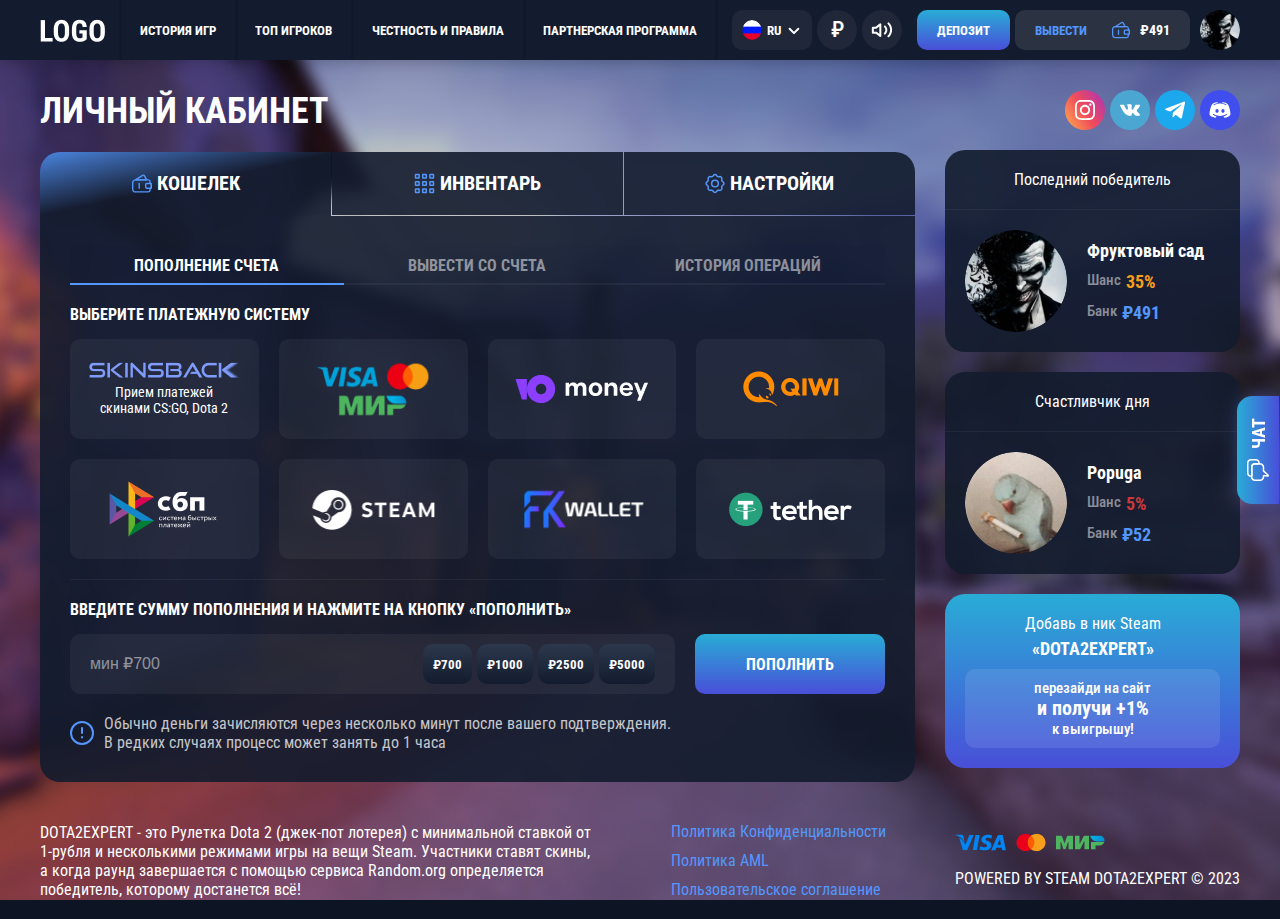
<file: lk-wallet.html>
<!DOCTYPE html>
<html lang="en">
  <head>
    <meta charset="utf-8" />
    <meta name="viewport" content="width=device-width, initial-scale=1" />
    <title></title>
    <link rel="stylesheet" href="css/bootstrap-modal.css">
    <link rel="stylesheet" href="css/slick.css">
    <link rel="stylesheet" href="css/all.css">
    <script src="https://code.jquery.com/jquery-3.6.3.min.js"></script>
    <script src="js/util.js"></script>
    <script src="js/bootstrap.modal.js"></script>
    <script src="js/slick.min.js"></script>
    <script src="js/jquery.scrollbar.js"></script>
    <script src="js/main.js"></script>
  </head>
  <body>
  <header class="header">
    <div class="container">
      <button class="btn btn-burger">
        <svg class="line" width="24" height="24" viewBox="0 0 24 24" fill="none" xmlns="http://www.w3.org/2000/svg">
          <path d="M3 5H21.07" stroke="white" stroke-width="2" stroke-linecap="round" stroke-linejoin="round"/>
          <path d="M3 12H21.07" stroke="white" stroke-width="2" stroke-linecap="round" stroke-linejoin="round"/>
          <path d="M3 19H21.07" stroke="white" stroke-width="2" stroke-linecap="round" stroke-linejoin="round"/>
        </svg>
        <svg class="close" width="24" height="24" viewBox="0 0 24 24" fill="none" xmlns="http://www.w3.org/2000/svg">
          <path d="M6 6L18.7742 18.7742" stroke="#5397FD" stroke-width="2" stroke-linecap="round" stroke-linejoin="round"/>
          <path d="M6 18.7742L18.7742 5.99998" stroke="#5397FD" stroke-width="2" stroke-linecap="round" stroke-linejoin="round"/>
        </svg>
      </button>
      <a href="#" class="logo"><img src="image/logo.png" alt=""></a>
      <div class="nav-box">
        <ul class="nav">
          <li>
            <a href="history.html">
            <span>
              История игр
            </span>
            </a>
          </li>
          <li>
            <a href="top-users.html">
            <span>
              Топ игроков
            </span>
            </a>
          </li>
          <li>
            <a href="faq.html">
            <span>
              Честность и Правила
            </span>
            </a>
          </li>
          <li>
            <a href="ref-1.html">
            <span>
              Партнерская программа
            </span>
            </a>
          </li>
        </ul>
        <div class="control-box">
          <div class="drop-lang">
            <a href="#">
            <span class="lang">
              <img src="image/flag-ru.png" alt="">
            </span>
              RU
              <svg width="16" height="16" viewBox="0 0 16 16" fill="none" xmlns="http://www.w3.org/2000/svg">
                <path d="M12.3289 6.75L7.97694 11.102L3.62495 6.75" stroke="white" stroke-width="2" stroke-linecap="round" stroke-linejoin="round"/>
              </svg>
            </a>
            <ul class="lang-list">
              <li><a href="#"><img src="image/flag-en.png" alt=""></a></li>
              <li><a href="#"><img src="image/flag-pr.png" alt=""></a></li>
              <li><a href="#"><img src="image/flag-gm.png" alt=""></a></li>
              <li><a href="#"><img src="image/flag-ch.png" alt=""></a></li>
            </ul>
          </div>
          <div class="currency-box">
            <button class="btn btn-control-head currency-btn">
              ₽
            </button>
            <ul class="currency-list">
              <li>
                <button class="btn btn-control-head currency-btn">
                  $
                </button>
              </li>
              <li>
                <button class="btn btn-control-head currency-btn">
                  €
                </button>
              </li>
            </ul>
          </div>
          <button class="btn btn-control-head sound-btn">
            <svg class="off" width="22" height="20" viewBox="0 0 22 20" fill="none" xmlns="http://www.w3.org/2000/svg">
              <path d="M1.45459 7.49996H4.78792L8.95459 4.16663V15.8333L4.78792 12.5H1.45459V7.49996Z" stroke="white" stroke-width="2" stroke-linecap="round" stroke-linejoin="round"/>
              <path d="M13.1211 7.5L18.4244 12.8033" stroke="white" stroke-width="2" stroke-linecap="round" stroke-linejoin="round"/>
              <path d="M13.1211 12.8033L18.4244 7.50004" stroke="white" stroke-width="2" stroke-linecap="round" stroke-linejoin="round"/>
            </svg>
            <svg class="on" width="22" height="20" viewBox="0 0 22 20" fill="none" xmlns="http://www.w3.org/2000/svg">
              <path d="M1.83325 7.63936H5.16659L9.33325 4.30603V15.9727L5.16659 12.6394H1.83325V7.63936Z" stroke="white" stroke-width="2" stroke-linecap="round" stroke-linejoin="round"/>
              <path d="M17.4184 3.33334C18.2696 4.18454 18.9448 5.19507 19.4055 6.30722C19.8662 7.41937 20.1033 8.61136 20.1033 9.81515C20.1033 11.0189 19.8662 12.2109 19.4055 13.3231C18.9448 14.4352 18.2696 15.4458 17.4184 16.297" stroke="white" stroke-width="2" stroke-linecap="round"/>
              <path d="M13.8624 6.50269C14.3267 6.96698 14.695 7.51817 14.9463 8.1248C15.1976 8.73143 15.3269 9.38161 15.3269 10.0382C15.3269 10.6948 15.1976 11.345 14.9463 11.9516C14.695 12.5583 14.3267 13.1095 13.8624 13.5738" stroke="white" stroke-width="2" stroke-linecap="round"/>
            </svg>
          </button>
        </div>
        <div class="nav-bottom">
          <div class="panel-bar">
            <ul class="social">
              <li>
                <a href="#" class="btn btn-ico insta">
                  <svg width="20" height="20" viewBox="0 0 20 20" fill="none" xmlns="http://www.w3.org/2000/svg">
                    <g clip-path="url(#clip0_1_127)">
                      <path d="M10.0034 4.86499C7.16757 4.86499 4.87173 7.16332 4.87173 9.99666C4.87173 12.8325 7.17007 15.1283 10.0034 15.1283C12.8392 15.1283 15.1351 12.83 15.1351 9.99666C15.1351 7.16082 12.8367 4.86499 10.0034 4.86499ZM10.0034 13.3275C8.16257 13.3275 6.67257 11.8367 6.67257 9.99666C6.67257 8.15666 8.1634 6.66582 10.0034 6.66582C11.8434 6.66582 13.3342 8.15666 13.3342 9.99666C13.3351 11.8367 11.8442 13.3275 10.0034 13.3275Z" fill="white"></path>
                      <path d="M14.1229 0.064348C12.2829 -0.0214852 7.72538 -0.0173186 5.88371 0.064348C4.26538 0.140181 2.83788 0.531014 1.68705 1.68185C-0.236285 3.60518 0.00954851 6.19684 0.00954851 9.99767C0.00954851 13.8877 -0.207118 16.4193 1.68705 18.3135C3.61788 20.2435 6.24705 19.991 10.0029 19.991C13.8562 19.991 15.1862 19.9935 16.5487 19.466C18.4012 18.7468 19.7995 17.091 19.9362 14.1168C20.0229 12.276 20.0179 7.71934 19.9362 5.87768C19.7712 2.36685 17.887 0.237681 14.1229 0.064348ZM17.0354 17.041C15.7745 18.3018 14.0254 18.1893 9.97871 18.1893C5.81205 18.1893 4.14121 18.251 2.92205 17.0285C1.51788 15.631 1.77205 13.3868 1.77205 9.98434C1.77205 5.38018 1.29955 2.06435 5.92038 1.82768C6.98205 1.79018 7.29455 1.77768 9.96705 1.77768L10.0045 1.80268C14.4454 1.80268 17.9295 1.33768 18.1387 5.95768C18.1862 7.01184 18.197 7.32851 18.197 9.99684C18.1962 14.1152 18.2745 15.796 17.0354 17.041Z" fill="white"></path>
                      <path d="M15.3385 5.86165C16.0008 5.86165 16.5376 5.32476 16.5376 4.66248C16.5376 4.0002 16.0008 3.46332 15.3385 3.46332C14.6762 3.46332 14.1393 4.0002 14.1393 4.66248C14.1393 5.32476 14.6762 5.86165 15.3385 5.86165Z" fill="white"></path>
                    </g>
                    <defs>
                      <clipPath id="clip0_1_127">
                        <rect width="20" height="20" fill="white"></rect>
                      </clipPath>
                    </defs>
                  </svg>
                </a>
              </li>
              <li>
                <a href="#" class="btn btn-ico vk">
                  <svg width="20" height="12" viewBox="0 0 20 12" fill="none" xmlns="http://www.w3.org/2000/svg">
                    <path d="M19.8939 10.5998C19.8697 10.5476 19.8471 10.5043 19.8262 10.4697C19.4792 9.84471 18.8161 9.07762 17.8372 8.16818L17.8166 8.14735L17.8062 8.13714L17.7957 8.12667H17.7852C17.341 7.70319 17.0597 7.41845 16.9419 7.27267C16.7263 6.99497 16.678 6.71387 16.7959 6.42906C16.8791 6.21387 17.1917 5.75943 17.733 5.0651C18.0178 4.69713 18.2433 4.40222 18.4098 4.18002C19.6109 2.58326 20.1316 1.56291 19.9719 1.11856L19.9098 1.01473C19.8681 0.952213 19.7606 0.895024 19.5872 0.842869C19.4134 0.790822 19.1914 0.782215 18.9206 0.816901L15.9216 0.837617C15.8731 0.820402 15.8037 0.822006 15.7133 0.842869C15.623 0.863731 15.5779 0.874199 15.5779 0.874199L15.5257 0.900276L15.4843 0.931606C15.4495 0.952322 15.4114 0.988759 15.3697 1.04084C15.3282 1.09274 15.2935 1.15365 15.2658 1.22306C14.9393 2.06305 14.5681 2.84404 14.1515 3.56597C13.8946 3.99646 13.6587 4.36954 13.4432 4.68542C13.2281 5.0012 13.0476 5.23386 12.9019 5.383C12.756 5.53228 12.6244 5.65187 12.5061 5.74221C12.388 5.83259 12.2979 5.87078 12.2355 5.85681C12.173 5.84284 12.1141 5.82898 12.0583 5.81512C11.9612 5.75261 11.883 5.66759 11.8241 5.56C11.765 5.4524 11.7252 5.31698 11.7043 5.15384C11.6836 4.99059 11.6714 4.85017 11.6679 4.73211C11.6646 4.61419 11.6661 4.4474 11.6732 4.23222C11.6804 4.01692 11.6836 3.87125 11.6836 3.79488C11.6836 3.53103 11.6888 3.24469 11.6991 2.93577C11.7096 2.62685 11.7181 2.38208 11.7252 2.20176C11.7323 2.02126 11.7356 1.83029 11.7356 1.62896C11.7356 1.42763 11.7233 1.26974 11.6991 1.15515C11.6752 1.0407 11.6384 0.9296 11.59 0.821897C11.5413 0.714303 11.4701 0.631073 11.3766 0.571988C11.2829 0.512975 11.1664 0.466145 11.0277 0.43135C10.6598 0.348083 10.1912 0.30304 9.62183 0.296037C8.33067 0.282178 7.50103 0.365554 7.1331 0.546056C6.98732 0.62232 6.8554 0.726521 6.73745 0.858333C6.61245 1.01112 6.59502 1.09449 6.68525 1.10821C7.10184 1.17061 7.39676 1.31989 7.57033 1.5559L7.63288 1.68097C7.68153 1.7712 7.73012 1.93095 7.77873 2.16C7.82728 2.38905 7.85861 2.64242 7.87239 2.91997C7.90704 3.42683 7.90704 3.86071 7.87239 4.22164C7.83764 4.58272 7.80481 4.86381 7.77348 5.06514C7.74215 5.26647 7.69532 5.42961 7.63288 5.55453C7.57033 5.67948 7.52872 5.75585 7.50785 5.78357C7.48703 5.81129 7.46967 5.82876 7.45588 5.83562C7.36565 5.87019 7.2718 5.88781 7.17468 5.88781C7.0774 5.88781 6.95945 5.83916 6.82064 5.74192C6.68186 5.64469 6.53783 5.51112 6.38855 5.34102C6.23927 5.17087 6.07091 4.93311 5.88341 4.62769C5.69605 4.32227 5.50165 3.9613 5.30032 3.54478L5.13375 3.24272C5.02962 3.04839 4.88738 2.76544 4.70688 2.39411C4.52627 2.02264 4.36663 1.66332 4.22785 1.31621C4.17237 1.17043 4.08904 1.05944 3.97798 0.983069L3.92586 0.951739C3.89121 0.92402 3.83559 0.894586 3.75929 0.86322C3.68288 0.83189 3.60315 0.809423 3.51977 0.7956L0.66657 0.816317C0.37501 0.816317 0.177183 0.882368 0.0730178 1.01429L0.0313298 1.07669C0.0105041 1.11145 0 1.16696 0 1.24337C0 1.31975 0.0208258 1.41348 0.0625138 1.52447C0.479029 2.50339 0.93198 3.44748 1.42137 4.35688C1.91075 5.26628 2.33602 5.99883 2.69692 6.55387C3.05789 7.10931 3.42582 7.63353 3.80072 8.12627C4.17562 8.61919 4.42378 8.93508 4.5452 9.07386C4.66676 9.21289 4.76224 9.31684 4.83165 9.38625L5.09203 9.63612C5.25863 9.80276 5.50329 10.0023 5.82611 10.2349C6.149 10.4675 6.50646 10.6966 6.89869 10.9224C7.29099 11.1478 7.74737 11.3318 8.26808 11.474C8.78873 11.6165 9.29548 11.6736 9.7884 11.646H10.9859C11.2288 11.6251 11.4128 11.5487 11.5379 11.4169L11.5793 11.3647C11.6072 11.3233 11.6333 11.2589 11.6573 11.1723C11.6817 11.0855 11.6938 10.9899 11.6938 10.8859C11.6867 10.5875 11.7094 10.3185 11.7613 10.079C11.8132 9.8396 11.8724 9.6591 11.9386 9.53753C12.0047 9.41608 12.0793 9.31359 12.1624 9.23051C12.2456 9.14724 12.3049 9.0968 12.3397 9.07944C12.3743 9.06197 12.4019 9.05012 12.4227 9.04301C12.5893 8.98749 12.7854 9.04125 13.0112 9.20454C13.2369 9.36768 13.4485 9.56912 13.6465 9.80853C13.8444 10.0481 14.0821 10.317 14.3597 10.6154C14.6375 10.914 14.8804 11.1359 15.0886 11.2819L15.2968 11.4069C15.4358 11.4903 15.6163 11.5666 15.8385 11.6361C16.0603 11.7054 16.2546 11.7228 16.4215 11.6881L19.0872 11.6465C19.3508 11.6465 19.556 11.6029 19.7015 11.5162C19.8473 11.4295 19.9339 11.3339 19.9619 11.2299C19.9897 11.1258 19.9912 11.0077 19.9672 10.8757C19.9425 10.744 19.9181 10.6519 19.8939 10.5998Z" fill="white"></path>
                  </svg>
                </a>
              </li>
              <li>
                <a href="#" class="btn btn-ico tg">
                  <svg width="20" height="18" viewBox="0 0 20 18" fill="none" xmlns="http://www.w3.org/2000/svg">
                    <path d="M19.9427 2.13516C20.2107 0.884258 19.4959 0.39283 18.6918 0.705557L0.911028 7.54086C-0.295203 8.03229 -0.250528 8.70242 0.732327 9.01515L5.24452 10.4001L15.7879 3.78815C16.2793 3.43074 16.7707 3.65412 16.3686 3.96685L7.83568 11.651L7.52296 16.3419C8.01439 16.3419 8.19309 16.1632 8.46114 15.8951L10.6502 13.7507L15.2518 17.146C16.1006 17.6375 16.726 17.3694 16.9494 16.3866L19.9427 2.13516Z" fill="white"></path>
                  </svg>
                </a>
              </li>
              <li>
                <a href="#" class="btn btn-ico dc">
                  <svg width="22" height="16" viewBox="0 0 22 16" fill="none" xmlns="http://www.w3.org/2000/svg">
                    <path d="M18.5897 1.96025C16.7727 0.497551 13.898 0.24966 13.7747 0.240986C13.6811 0.233276 13.5874 0.254885 13.5066 0.302818C13.4257 0.350751 13.3618 0.422635 13.3237 0.508508C13.2689 0.631869 13.2223 0.758761 13.1845 0.888334C14.3865 1.09149 15.8629 1.50007 17.1987 2.32912C17.2496 2.36074 17.2938 2.40209 17.3288 2.45081C17.3638 2.49953 17.3888 2.55466 17.4025 2.61305C17.4162 2.67145 17.4182 2.73196 17.4085 2.79115C17.3988 2.85033 17.3775 2.90702 17.3459 2.95797C17.3143 3.00893 17.2729 3.05316 17.2242 3.08814C17.1755 3.12312 17.1203 3.14816 17.0619 3.16183C17.0035 3.1755 16.943 3.17754 16.8839 3.16782C16.8247 3.1581 16.768 3.13683 16.717 3.1052C14.4207 1.67949 11.5528 1.60872 11 1.60872C10.4476 1.60872 7.57791 1.67994 5.28298 3.10475C5.23202 3.13637 5.17533 3.15765 5.11615 3.16736C5.05697 3.17708 4.99645 3.17504 4.93806 3.16137C4.82012 3.13376 4.71799 3.06043 4.65412 2.95752C4.59025 2.8546 4.56988 2.73053 4.59749 2.6126C4.6251 2.49466 4.69843 2.39253 4.80135 2.32866C6.13713 1.5019 7.61352 1.09149 8.81554 0.890159C8.74615 0.663725 8.68315 0.520834 8.67859 0.508508C8.6406 0.422028 8.5764 0.349674 8.49505 0.301669C8.4137 0.253664 8.31933 0.232436 8.22526 0.240986C8.102 0.250116 5.22728 0.497551 3.38522 1.97988C2.42424 2.86918 0.5 8.06942 0.5 12.5652C0.5 12.6456 0.521456 12.7223 0.560717 12.7917C1.88737 15.1245 5.50941 15.734 6.3348 15.7609H6.34896C6.42099 15.7611 6.49204 15.7442 6.55631 15.7117C6.62058 15.6792 6.67624 15.6319 6.71874 15.5737L7.5528 14.4251C5.30078 13.844 4.15035 12.856 4.08461 12.7972C3.9938 12.717 3.93855 12.6041 3.93102 12.4832C3.92348 12.3623 3.96428 12.2434 4.04443 12.1526C4.12459 12.0617 4.23753 12.0065 4.35842 11.999C4.47931 11.9914 4.59824 12.0322 4.68904 12.1124C4.71552 12.1375 6.83424 13.9348 11 13.9348C15.1726 13.9348 17.2913 12.1302 17.3128 12.1124C17.4039 12.0328 17.5228 11.9926 17.6435 12.0007C17.7642 12.0087 17.8768 12.0643 17.9565 12.1553C17.9959 12.2001 18.0262 12.2523 18.0455 12.3088C18.0648 12.3654 18.0727 12.4251 18.0689 12.4847C18.0651 12.5443 18.0496 12.6026 18.0232 12.6562C17.9969 12.7098 17.9602 12.7577 17.9154 12.7972C17.8497 12.856 16.6992 13.844 14.4472 14.4251L15.2817 15.5737C15.3242 15.6318 15.3798 15.6791 15.4439 15.7116C15.5081 15.7441 15.5791 15.761 15.651 15.7609H15.6647C16.491 15.734 20.1126 15.124 21.4397 12.7917C21.4785 12.7223 21.5 12.6456 21.5 12.5652C21.5 8.06942 19.5758 2.86964 18.5897 1.96025ZM8.03261 10.7392C7.1497 10.7392 6.43478 9.92198 6.43478 8.91307C6.43478 7.90416 7.1497 7.08699 8.03261 7.08699C8.91552 7.08699 9.63043 7.90416 9.63043 8.91307C9.63043 9.92198 8.91552 10.7392 8.03261 10.7392ZM13.9674 10.7392C13.0845 10.7392 12.3696 9.92198 12.3696 8.91307C12.3696 7.90416 13.0845 7.08699 13.9674 7.08699C14.8503 7.08699 15.5652 7.90416 15.5652 8.91307C15.5652 9.92198 14.8503 10.7392 13.9674 10.7392Z" fill="white"></path>
                  </svg>
                </a>
              </li>
            </ul>
          </div>
          <button class="btn btn-primary btn-support">
            <span class="ico">
              <img src="image/img-support.png" alt="">
            </span>
            <span class="text">
              <strong>Support 24/7</strong>
              <span>Мы всегда поможем</span>
            </span>
          </button>
        </div>
        <span class="close">
          <svg width="24" height="24" viewBox="0 0 24 24" fill="none" xmlns="http://www.w3.org/2000/svg">
            <g>
            <path d="M6 6.00003L18.7742 18.7742" stroke="white" stroke-width="2" stroke-linecap="round" stroke-linejoin="round"/>
            <path d="M6 18.7742L18.7742 6.00001" stroke="white" stroke-width="2" stroke-linecap="round" stroke-linejoin="round"/>
            </g>
            </svg>
        </span>
      </div>
      <div class="profile-holder">
        <button class="btn btn-primary btn-small">
          депозит
        </button>
        <div class="user-control">
          <a href="#">вывести</a>
          <span class="sum">
          <svg width="18" height="18" viewBox="0 0 18 18" fill="none" xmlns="http://www.w3.org/2000/svg">
          <path fill-rule="evenodd" clip-rule="evenodd" d="M0 8.20435C0 6.47044 1.40562 5.06482 3.13953 5.06482H14.6233C15.8717 5.06482 16.8837 6.07686 16.8837 7.32528V8.33195C17.5063 8.36807 18 8.88437 18 9.51598V12.7532C18 13.3848 17.5063 13.9011 16.8837 13.9372V14.9439C16.8837 16.1923 15.8717 17.2044 14.6233 17.2044H3.13953C1.40561 17.2044 0 15.7987 0 14.0648V8.20435ZM3.13953 6.32063C2.09918 6.32063 1.25581 7.164 1.25581 8.20435V14.0648C1.25581 15.1052 2.09918 15.9485 3.13953 15.9485H14.6233C15.1781 15.9485 15.6279 15.4987 15.6279 14.9439V13.8695C15.6279 13.2379 16.1216 12.7216 16.7442 12.6854V9.58373C16.1216 9.54762 15.6279 9.03132 15.6279 8.3997V7.32528C15.6279 6.77043 15.1781 6.32063 14.6233 6.32063H3.13953Z" fill="#5397FD"/>
          <path fill-rule="evenodd" clip-rule="evenodd" d="M11.7207 9.87869C11.7207 9.06953 12.3767 8.41357 13.1858 8.41357H16.5347C17.3438 8.41357 17.9998 9.06953 17.9998 9.87869V12.3903C17.9998 13.1995 17.3438 13.8554 16.5347 13.8554H13.1858C12.3767 13.8554 11.7207 13.1995 11.7207 12.3903V9.87869ZM13.1858 9.66939C13.0702 9.66939 12.9765 9.7631 12.9765 9.87869V12.3903C12.9765 12.5059 13.0702 12.5996 13.1858 12.5996H16.5347C16.6503 12.5996 16.744 12.5059 16.744 12.3903V9.87869C16.744 9.7631 16.6503 9.66939 16.5347 9.66939H13.1858Z" fill="#5397FD"/>
          <path fill-rule="evenodd" clip-rule="evenodd" d="M10.5442 2.16083C10.4869 2.0558 10.3534 2.02007 10.2513 2.08246L5.37108 5.06483H12.1282L10.5442 2.16083ZM9.59649 1.01089C10.3111 0.574202 11.2457 0.824277 11.6467 1.55948L13.6697 5.26825C13.9283 5.74247 13.5851 6.32065 13.0449 6.32065H3.437C2.7183 6.32065 2.45265 5.37657 3.06592 5.0018L9.59649 1.01089Z" fill="#5397FD"/>
          <path fill-rule="evenodd" clip-rule="evenodd" d="M6.48782 13.8553C6.14103 13.8553 5.85991 13.5742 5.85991 13.2274L5.85991 9.04139C5.85991 8.69461 6.14103 8.41349 6.48782 8.41349C6.8346 8.41349 7.11572 8.69461 7.11572 9.04139L7.11572 13.2274C7.11572 13.5742 6.8346 13.8553 6.48782 13.8553Z" fill="#5397FD"/>
          </svg>
          ₽491
        </span>
        </div>
        <a href="#" class="profile"><img src="image/img-04.png" alt=""></a>
        <div class="profile-drop">
          <div class="item">
            <a href="lk-wallet_no-elem.html">
              Профиль
              <svg width="18" height="18" viewBox="0 0 18 18" fill="none" xmlns="http://www.w3.org/2000/svg">
                <path d="M9 0C13.9706 0 18 4.02944 18 9C18 13.9706 13.9706 18 9 18C4.02944 18 0 13.9706 0 9C0 4.02944 4.02944 0 9 0ZM9 13.875C7.43554 13.875 5.94003 14.3115 4.65241 15.1118C5.87863 15.9859 7.37928 16.5 9 16.5C10.6204 16.5 12.1208 15.9861 13.347 15.1125C12.0596 14.3114 10.5643 13.875 9 13.875ZM9 1.5C4.85786 1.5 1.5 4.85786 1.5 9C1.5 10.9618 2.25319 12.7476 3.48617 14.0841C5.08922 12.9811 6.99824 12.375 9 12.375C11.002 12.375 12.9112 12.9813 14.5145 14.0831C15.7471 12.7469 16.5 10.9614 16.5 9C16.5 4.85786 13.1421 1.5 9 1.5ZM9 4.125C10.9681 4.125 12.5625 5.71938 12.5625 7.6875C12.5625 9.65562 10.9681 11.25 9 11.25C7.03188 11.25 5.4375 9.65562 5.4375 7.6875C5.4375 5.71938 7.03188 4.125 9 4.125ZM9 5.625C7.86031 5.625 6.9375 6.54781 6.9375 7.6875C6.9375 8.82719 7.86031 9.75 9 9.75C10.1397 9.75 11.0625 8.82719 11.0625 7.6875C11.0625 6.54781 10.1397 5.625 9 5.625Z" fill="#5397FD"/>
              </svg>
            </a>
          </div>
          <div class="item">
            <a href="#">
              выйти с аккаунта
              <svg width="18" height="18" viewBox="0 0 18 18" fill="none" xmlns="http://www.w3.org/2000/svg">
                <g clip-path="url(#clip0_366_9239)">
                  <path d="M10.125 3.74996V1.12496C10.125 0.926049 10.046 0.735284 9.90533 0.594632C9.76468 0.453979 9.57391 0.374962 9.375 0.374962H1.125C0.926088 0.374962 0.735322 0.453979 0.59467 0.594632C0.454018 0.735284 0.375 0.926049 0.375 1.12496V16.875C0.375 17.0739 0.454018 17.2646 0.59467 17.4053C0.735322 17.5459 0.926088 17.625 1.125 17.625H9.375C9.57391 17.625 9.76468 17.5459 9.90533 17.4053C10.046 17.2646 10.125 17.0739 10.125 16.875V14.25" stroke="#5397FD" stroke-width="1.5" stroke-linecap="round" stroke-linejoin="round"/>
                  <path d="M17.625 9H3.375" stroke="#5397FD" stroke-width="1.5" stroke-linecap="round" stroke-linejoin="round"/>
                  <path d="M13.875 12.75L17.625 9.00004L13.875 5.25004" stroke="#5397FD" stroke-width="1.5" stroke-linecap="round" stroke-linejoin="round"/>
                </g>
                <defs>
                  <clipPath id="clip0_366_9239">
                    <rect width="18" height="18" fill="white"/>
                  </clipPath>
                </defs>
              </svg>
            </a>
          </div>
        </div>
      </div>
    </div>
  </header>

  <div class="wrapper">
    <div class="container">

      <div class="column-box">
        <div class="content">
          <h1 class="mb20">личный кабинет</h1>

          <div class="tabs-container">
            <div class="tab-nav wallet-nav">
              <div class="item active" data-tab="tab-1">
                <span class="name">
                  <span class="ico">
                    <svg width="20" height="19" viewBox="0 0 20 19" fill="none" xmlns="http://www.w3.org/2000/svg">
                    <path fill-rule="evenodd" clip-rule="evenodd" d="M0 8.61594C0 6.68936 1.5618 5.12756 3.48837 5.12756H16.2481C17.6352 5.12756 18.7597 6.25206 18.7597 7.63919V8.75771C19.4514 8.79784 20 9.37151 20 10.0733V13.6702C20 14.372 19.4514 14.9457 18.7597 14.9858V16.1043C18.7597 17.4914 17.6352 18.6159 16.2481 18.6159H3.48837C1.56179 18.6159 0 17.0541 0 15.1276V8.61594ZM3.48837 6.52291C2.33243 6.52291 1.39535 7.45999 1.39535 8.61594V15.1276C1.39535 16.2835 2.33243 17.2206 3.48837 17.2206H16.2481C16.8646 17.2206 17.3643 16.7208 17.3643 16.1043V14.9105C17.3643 14.2087 17.9129 13.635 18.6047 13.5949V10.1486C17.9129 10.1085 17.3643 9.53478 17.3643 8.83299V7.63919C17.3643 7.02269 16.8646 6.52291 16.2481 6.52291H3.48837Z" fill="#5397FD"/>
                    <path fill-rule="evenodd" clip-rule="evenodd" d="M13.0234 10.4763C13.0234 9.57724 13.7523 8.8484 14.6513 8.8484H18.3723C19.2713 8.8484 20.0002 9.57724 20.0002 10.4763V13.267C20.0002 14.1661 19.2713 14.8949 18.3723 14.8949H14.6513C13.7523 14.8949 13.0234 14.1661 13.0234 13.267V10.4763ZM14.6513 10.2438C14.5229 10.2438 14.4188 10.3479 14.4188 10.4763V13.267C14.4188 13.3954 14.5229 13.4996 14.6513 13.4996H18.3723C18.5007 13.4996 18.6048 13.3954 18.6048 13.267V10.4763C18.6048 10.3479 18.5007 10.2438 18.3723 10.2438H14.6513Z" fill="#5397FD"/>
                    <path fill-rule="evenodd" clip-rule="evenodd" d="M11.7163 1.90091C11.6527 1.78421 11.5043 1.74451 11.3909 1.81383L5.96841 5.12758H13.4763L11.7163 1.90091ZM10.6633 0.623205C11.4573 0.13799 12.4957 0.415851 12.9413 1.23274L15.1891 5.3536C15.4765 5.88051 15.0951 6.52293 14.4949 6.52293H3.81943C3.02087 6.52293 2.72571 5.47396 3.40712 5.05754L10.6633 0.623205Z" fill="#5397FD"/>
                    <path fill-rule="evenodd" clip-rule="evenodd" d="M7.20858 14.8948C6.82326 14.8948 6.5109 14.5825 6.5109 14.1971L6.5109 9.54598C6.5109 9.16067 6.82326 8.84831 7.20858 8.84831C7.59389 8.84831 7.90625 9.16067 7.90625 9.54598L7.90625 14.1971C7.90625 14.5825 7.59389 14.8948 7.20858 14.8948Z" fill="#5397FD"/>
                    </svg>
                  </span>
                    кошелек
                </span>
              </div>
              <div class="item" data-tab="tab-2">
                <span class="name">
                  <span class="ico">
                    <svg width="21" height="21" viewBox="0 0 21 21" fill="none" xmlns="http://www.w3.org/2000/svg">
                    <rect x="1.5" y="1.49923" width="3.60034" height="3.60034" rx="0.25" stroke="#5397FD" stroke-width="1.5"/>
                    <rect x="8.69922" y="1.49923" width="3.60034" height="3.60034" rx="0.25" stroke="#5397FD" stroke-width="1.5"/>
                    <rect x="15.8984" y="1.49923" width="3.60034" height="3.60034" rx="0.25" stroke="#5397FD" stroke-width="1.5"/>
                    <rect x="1.5" y="8.69994" width="3.60034" height="3.60034" rx="0.25" stroke="#5397FD" stroke-width="1.5"/>
                    <rect x="8.69922" y="8.69994" width="3.60034" height="3.60034" rx="0.25" stroke="#5397FD" stroke-width="1.5"/>
                    <rect x="15.8984" y="8.69994" width="3.60034" height="3.60034" rx="0.25" stroke="#5397FD" stroke-width="1.5"/>
                    <rect x="1.5" y="15.9004" width="3.60034" height="3.60034" rx="0.25" stroke="#5397FD" stroke-width="1.5"/>
                    <rect x="8.69922" y="15.9004" width="3.60034" height="3.60034" rx="0.25" stroke="#5397FD" stroke-width="1.5"/>
                    <rect x="15.8984" y="15.9004" width="3.60034" height="3.60034" rx="0.25" stroke="#5397FD" stroke-width="1.5"/>
                    </svg>
                  </span>
                    инвентарь
                </span>
              </div>
              <div class="item" data-tab="tab-3">
                <span class="name">
                  <span class="ico">
                    <svg width="20" height="21" viewBox="0 0 20 21" fill="none" xmlns="http://www.w3.org/2000/svg">
                    <circle cx="9.99935" cy="10.5" r="3.33333" stroke="#5397FD" stroke-width="1.5"/>
                    <path d="M8.28378 2.52955C9.06037 1.23359 10.9383 1.23359 11.7149 2.52955L11.89 2.82177C12.3429 3.57756 13.2371 3.94793 14.0917 3.73375L14.4222 3.65094C15.8877 3.28369 17.2156 4.6116 16.8484 6.07712L16.7656 6.40756C16.5514 7.26224 16.9217 8.15639 17.6775 8.60929L17.9698 8.7844C19.2657 9.56098 19.2657 11.4389 17.9698 12.2155L17.6775 12.3906C16.9217 12.8435 16.5514 13.7377 16.7656 14.5924L16.8484 14.9228C17.2156 16.3883 15.8877 17.7162 14.4222 17.349L14.0917 17.2662C13.2371 17.052 12.3429 17.4224 11.89 18.1782L11.7149 18.4704C10.9383 19.7663 9.06037 19.7663 8.28378 18.4704L8.10868 18.1782C7.65578 17.4224 6.76163 17.052 5.90695 17.2662L5.57651 17.349C4.11099 17.7162 2.78308 16.3883 3.15033 14.9228L3.23314 14.5924C3.44732 13.7377 3.07695 12.8435 2.32116 12.3906L2.02894 12.2155C0.732977 11.4389 0.732978 9.56098 2.02894 8.78439L2.32116 8.60929C3.07695 8.15639 3.44732 7.26224 3.23314 6.40756L3.15033 6.07712C2.78308 4.6116 4.11099 3.28369 5.57651 3.65094L5.90695 3.73375C6.76163 3.94793 7.65578 3.57756 8.10868 2.82177L8.28378 2.52955Z" stroke="#5397FD" stroke-width="1.5"/>
                    </svg>
                  </span>
                  настройки
                </span>
              </div>
            </div>

            <div class="tab-content active" data-tab="tab-1">
              <div class="tab-nav-wallet">
                <div class="item active" data-tab="wallet-1">
                  <span class="name">Пополнение счета</span>
                </div>
                <div class="item" data-tab="wallet-2">
                  <span class="name">вывести cо счета</span>
                </div>
                <div class="item" data-tab="wallet-3">
                  <span class="name">история операций</span>
                </div>
              </div>

              <div class="tab-content-wallet active" data-tab="wallet-1">
                <h4 class="mb15">Выберите платежную систему</h4>
                <div class="payment-system">
                  <div class="item">
                    <img src="image/bank/img-01.png" alt="">
                    <span>Прием платежей <br>скинами CS:GO, Dota 2</span>
                  </div>
                  <div class="item">
                    <img src="image/bank/img-02.png" alt="">
                  </div>
                  <div class="item">
                    <img src="image/bank/img-03.png" alt="">
                  </div>
                  <div class="item">
                    <img src="image/bank/img-04.png" alt="">
                  </div>
                  <div class="item">
                    <img src="image/bank/img-05.png" alt="">
                  </div>
                  <div class="item">
                    <img src="image/bank/img-06.png" alt="">
                  </div>
                  <div class="item">
                    <img src="image/bank/img-07.png" alt="">
                  </div>
                  <div class="item">
                    <img src="image/bank/img-08.png" alt="">
                  </div>
                </div>
                <hr>
                <h4 class="mb15">Введите сумму пополнения и нажмите на кнопку «Пополнить»</h4>
                <form action="#" class="replenish">
                  <div class="input-control">
                    <input type="text" placeholder="мин ₽700">
                    <div class="btn-holder">
                      <button class="btn btn-default btn-small">₽700</button>
                      <button class="btn btn-default btn-small">₽1000</button>
                      <button class="btn btn-default btn-small">₽2500</button>
                      <button class="btn btn-default btn-small">₽5000</button>
                    </div>
                  </div>
                  <button class="btn btn-primary btn-replenish">пополнить</button>
                </form>
                <div class="warning">
                  <span class="ico">
                    <svg width="24" height="24" viewBox="0 0 24 24" fill="none" xmlns="http://www.w3.org/2000/svg">
                      <circle cx="12" cy="12" r="11" stroke="#5397FD" stroke-width="2"/>
                      <path d="M12 7V12" stroke="#5397FD" stroke-width="2" stroke-linecap="round" stroke-linejoin="round"/>
                      <path d="M12 16V16.5" stroke="#5397FD" stroke-width="2" stroke-linecap="round" stroke-linejoin="round"/>
                    </svg>
                  </span>
                  <div class="text">
                    <p>Обычно деньги зачисляются через несколько минут после вашего подтверждения. <br>
                      В редких случаях процесс может занять до 1 часа</p>
                  </div>
                </div>
              </div>

              <div class="tab-content-wallet " data-tab="wallet-2">
                <form action="#">
                  <h4 class="mb15">Внутренний перевод любому пользователю сайта</h4>
                  <div class="user-address">
                    <input type="text" class="input-control" placeholder="Steamid64 example: 76561XXXXXXXXXXXX">
                    <div class="warning">
                      <span class="ico">
                        <svg width="24" height="24" viewBox="0 0 24 24" fill="none" xmlns="http://www.w3.org/2000/svg">
                          <circle cx="12" cy="12" r="11" stroke="#5397FD" stroke-width="2"/>
                          <path d="M12 7V12" stroke="#5397FD" stroke-width="2" stroke-linecap="round" stroke-linejoin="round"/>
                          <path d="M12 16V16.5" stroke="#5397FD" stroke-width="2" stroke-linecap="round" stroke-linejoin="round"/>
                        </svg>
                      </span>
                      <div class="text">
                        <p>Чтобы узнать Steamid64 пользователя
                          нажмите на его профиль</p>
                      </div>
                    </div>
                  </div>
                  <h4 class="mb15">Укажите необходимую сумму</h4>
                  <div class="replenish sum-box">
                    <input type="text" class="input-control" placeholder="₽0">
                    <div class="total-info">
                      <span>Комиссия: 0%</span>
                      <span>К получению: 0.00₽</span>
                    </div>
                  </div>
                  <h4 class="mb15">проверочный код</h4>
                  <div class="code-box">
                    <input type="text" class="input-control" placeholder="Укажите код">
                    <div class="code-img">
                      <img src="image/code.png" alt="">
                    </div>
                    <button class="btn btn-primary">перевести</button>
                  </div>
                </form>
                  <hr>
                <form action="#">
                  <h4 class="mb15">Выберите направление обмена</h4>
                  <div class="payment-system">
                    <div class="item">
                      <img src="image/bank/img-01.png" alt="">
                      <span>Прием платежей <br>скинами CS:GO, Dota 2</span>
                    </div>
                    <div class="item">
                      <img src="image/bank/img-02.png" alt="">
                    </div>
                    <div class="item">
                      <img src="image/bank/img-03.png" alt="">
                    </div>
                    <div class="item">
                      <img src="image/bank/img-04.png" alt="">
                    </div>
                    <div class="item">
                      <img src="image/bank/img-05.png" alt="">
                    </div>
                    <div class="item">
                      <img src="image/bank/img-06.png" alt="">
                    </div>
                    <div class="item">
                      <img src="image/bank/img-07.png" alt="">
                    </div>
                    <div class="item">
                      <img src="image/bank/img-08.png" alt="">
                    </div>
                  </div>
                  <h4 class="mb15">Введите номер кошелька или счета</h4>
                  <div class="аccount-number">
                    <input type="text" class="input-control" placeholder="0000 0000 0000 0000">
                  </div>
                  <h4 class="mb15">Укажите необходимую сумму</h4>
                  <div class="replenish">
                    <div class="input-control">
                      <input type="text" placeholder="мин ₽700">
                      <div class="btn-holder">
                        <button class="btn btn-default btn-small">₽700</button>
                        <button class="btn btn-default btn-small">₽1000</button>
                        <button class="btn btn-default btn-small">₽2500</button>
                        <button class="btn btn-default btn-small">₽5000</button>
                      </div>
                    </div>
                    <div class="total-info">
                      <span>Комиссия: 0%</span>
                      <span>К получению: 0.00₽</span>
                    </div>
                  </div>
                  <h4 class="mb15">проверочный код</h4>
                  <div class="code-box">
                    <input type="text" class="input-control" placeholder="Укажите код">
                    <div class="code-img">
                      <img src="image/code.png" alt="">
                    </div>
                    <button class="btn btn-primary">перевести</button>
                  </div>
                </form>
                <div class="warning">
                  <span class="ico">
                    <svg width="24" height="24" viewBox="0 0 24 24" fill="none" xmlns="http://www.w3.org/2000/svg">
                      <circle cx="12" cy="12" r="11" stroke="#5397FD" stroke-width="2"/>
                      <path d="M12 7V12" stroke="#5397FD" stroke-width="2" stroke-linecap="round" stroke-linejoin="round"/>
                      <path d="M12 16V16.5" stroke="#5397FD" stroke-width="2" stroke-linecap="round" stroke-linejoin="round"/>
                    </svg>
                  </span>
                  <div class="text">
                    <p>Обычно деньги зачисляются через несколько минут после вашего подтверждения. <br>
                      В редких случаях процесс может занять до 1 часа</p>
                  </div>
                </div>
              </div>

              <div class="tab-content-wallet " data-tab="wallet-3">
                <div class="table operations-history" data-items="5">
                  <div class="line head">
                    <span class="item">№</span>
                    <span class="item">Дата и время</span>
                    <span class="item">Сумма</span>
                    <span class="item">Тип операции</span>
                    <span class="item">Статус</span>
                  </div>
                  <div class="line">
                    <span class="item" data-name="№">1</span>
                    <span class="item" data-name="Дата и время">2023-05-08 01:12:59</span>
                    <span class="item" data-name="Сумма">₽700</span>
                    <span class="item" data-name="Тип операции">Пополнение</span>
                    <span class="item" data-name="Статус">
                      <svg width="16" height="16" viewBox="0 0 16 16" fill="none" xmlns="http://www.w3.org/2000/svg">
                      <path d="M2.66602 8.20911L6.43725 11.9803L13.9797 4.43787" stroke="#39B254" stroke-width="2" stroke-linecap="round"/>
                      </svg>
                      Успешно
                    </span>
                  </div>
                  <div class="line">
                    <span class="item" data-name="№">2</span>
                    <span class="item" data-name="Дата и время">2023-05-08 01:12:59</span>
                    <span class="item" data-name="Сумма">₽700</span>
                    <span class="item" data-name="Тип операции">Пополнение</span>
                    <span class="item" data-name="Статус">
                      <svg width="16" height="16" viewBox="0 0 16 16" fill="none" xmlns="http://www.w3.org/2000/svg">
                      <path d="M2.66602 8.20911L6.43725 11.9803L13.9797 4.43787" stroke="#39B254" stroke-width="2" stroke-linecap="round"/>
                      </svg>
                      Успешно
                    </span>
                  </div>
                  <div class="line">
                    <span class="item" data-name="№">3</span>
                    <span class="item" data-name="Дата и время">2023-05-08 01:12:59</span>
                    <span class="item" data-name="Сумма">₽700</span>
                    <span class="item" data-name="Тип операции">Пополнение</span>
                    <span class="item" data-name="Статус">
                      <svg width="16" height="16" viewBox="0 0 16 16" fill="none" xmlns="http://www.w3.org/2000/svg">
                      <path d="M2.66602 8.20911L6.43725 11.9803L13.9797 4.43787" stroke="#39B254" stroke-width="2" stroke-linecap="round"/>
                      </svg>
                      Успешно
                    </span>
                  </div>
                  <div class="line">
                    <span class="item" data-name="№">4</span>
                    <span class="item" data-name="Дата и время">2023-05-08 01:12:59</span>
                    <span class="item" data-name="Сумма">₽700</span>
                    <span class="item" data-name="Тип операции">Пополнение</span>
                    <span class="item" data-name="Статус">
                      <svg width="16" height="16" viewBox="0 0 16 16" fill="none" xmlns="http://www.w3.org/2000/svg">
                      <path d="M4 4.00002L12.5161 12.5161" stroke="#CA3838" stroke-width="2" stroke-linecap="round" stroke-linejoin="round"/>
                      <path d="M4 12.5161L12.5161 4" stroke="#CA3838" stroke-width="2" stroke-linecap="round" stroke-linejoin="round"/>
                      </svg>
                      Не оплачен
                    </span>
                  </div>
                  <div class="line">
                    <span class="item" data-name="№">5</span>
                    <span class="item" data-name="Дата и время">2023-05-08 01:12:59</span>
                    <span class="item" data-name="Сумма">₽700</span>
                    <span class="item" data-name="Тип операции">Пополнение</span>
                    <span class="item" data-name="Статус">
                      <svg width="18" height="18" viewBox="0 0 18 18" fill="none" xmlns="http://www.w3.org/2000/svg">
                      <circle cx="8.99935" cy="8.99999" r="7.33333" stroke="#D29132" stroke-width="1.5"/>
                      <path d="M9 5.66666V9.66666L10.6667 11.3333" stroke="#D29132" stroke-width="1.5" stroke-linecap="round" stroke-linejoin="round"/>
                      </svg>
                      Ожидает оплаты
                    </span>
                  </div>
                  <div class="line">
                    <span class="item" data-name="№">6</span>
                    <span class="item" data-name="Дата и время">2023-05-08 01:12:59</span>
                    <span class="item" data-name="Сумма">₽700</span>
                    <span class="item" data-name="Тип операции">Пополнение</span>
                    <span class="item" data-name="Статус">
                      <svg width="16" height="16" viewBox="0 0 16 16" fill="none" xmlns="http://www.w3.org/2000/svg">
                      <path d="M2.66602 8.20911L6.43725 11.9803L13.9797 4.43787" stroke="#39B254" stroke-width="2" stroke-linecap="round"/>
                      </svg>
                      Успешно
                    </span>
                  </div>
                  <div class="line">
                    <span class="item" data-name="№">7</span>
                    <span class="item" data-name="Дата и время">2023-05-08 01:12:59</span>
                    <span class="item" data-name="Сумма">₽700</span>
                    <span class="item" data-name="Тип операции">Пополнение</span>
                    <span class="item" data-name="Статус">
                      <svg width="18" height="18" viewBox="0 0 18 18" fill="none" xmlns="http://www.w3.org/2000/svg">
                      <circle cx="8.99935" cy="8.99999" r="7.33333" stroke="#D29132" stroke-width="1.5"/>
                      <path d="M9 5.66666V9.66666L10.6667 11.3333" stroke="#D29132" stroke-width="1.5" stroke-linecap="round" stroke-linejoin="round"/>
                      </svg>
                      Ожидает оплаты
                    </span>
                  </div>
                  <div class="line">
                    <span class="item" data-name="№">8</span>
                    <span class="item" data-name="Дата и время">2023-05-08 01:12:59</span>
                    <span class="item" data-name="Сумма">₽700</span>
                    <span class="item" data-name="Тип операции">Пополнение</span>
                    <span class="item" data-name="Статус">
                      <svg width="18" height="18" viewBox="0 0 18 18" fill="none" xmlns="http://www.w3.org/2000/svg">
                      <circle cx="8.99935" cy="8.99999" r="7.33333" stroke="#D29132" stroke-width="1.5"/>
                      <path d="M9 5.66666V9.66666L10.6667 11.3333" stroke="#D29132" stroke-width="1.5" stroke-linecap="round" stroke-linejoin="round"/>
                      </svg>
                      Ожидает оплаты
                    </span>
                  </div>
                  <div class="line">
                    <span class="item" data-name="№">9</span>
                    <span class="item" data-name="Дата и время">2023-05-08 01:12:59</span>
                    <span class="item" data-name="Сумма">₽700</span>
                    <span class="item" data-name="Тип операции">Пополнение</span>
                    <span class="item" data-name="Статус">
                      <svg width="16" height="16" viewBox="0 0 16 16" fill="none" xmlns="http://www.w3.org/2000/svg">
                      <path d="M2.66602 8.20911L6.43725 11.9803L13.9797 4.43787" stroke="#39B254" stroke-width="2" stroke-linecap="round"/>
                      </svg>
                      Успешно
                    </span>
                  </div>
                  <div class="line">
                    <span class="item" data-name="№">10</span>
                    <span class="item" data-name="Дата и время">2023-05-08 01:12:59</span>
                    <span class="item" data-name="Сумма">₽700</span>
                    <span class="item" data-name="Тип операции">Пополнение</span>
                    <span class="item" data-name="Статус">
                      <svg width="16" height="16" viewBox="0 0 16 16" fill="none" xmlns="http://www.w3.org/2000/svg">
                      <path d="M2.66602 8.20911L6.43725 11.9803L13.9797 4.43787" stroke="#39B254" stroke-width="2" stroke-linecap="round"/>
                      </svg>
                      Успешно
                    </span>
                  </div>
                </div>
                <button class="btn btn-more btn-primary">Показать ещё 10</button>
              </div>
            </div>
            <div class="tab-content " data-tab="tab-2">
              <div class="warning mb20">
                  <span class="ico">
                    <svg width="24" height="24" viewBox="0 0 24 24" fill="none" xmlns="http://www.w3.org/2000/svg">
                      <circle cx="12" cy="12" r="11" stroke="#5397FD" stroke-width="2"/>
                      <path d="M12 7V12" stroke="#5397FD" stroke-width="2" stroke-linecap="round" stroke-linejoin="round"/>
                      <path d="M12 16V16.5" stroke="#5397FD" stroke-width="2" stroke-linecap="round" stroke-linejoin="round"/>
                    </svg>
                  </span>
                <div class="text">
                  <p>Перед покупкой скинов установите трейд ссылку в настройках аккаунта</p>
                </div>
              </div>

              <div class="search-box search-operations">
                <div class="btn btn-primary btn-small btn-select">
                  <select>
                    <option value="">Dota 2</option>
                    <option value="">CS:GO</option>
                  </select>
                </div>
                <div class="search">
                  <input type="submit" value="" />
                  <input type="text" placeholder="название" />
                </div>
                <div class="price-box">
                  <span>Цена, ₽</span>
                  <input type="text" placeholder="мин" />
                  <span class="separator">-</span>
                  <input type="text" placeholder="макс" />
                </div>
              </div>


<!-- **********************************************************
==== no elements in block - <div class="items-operations no-items"> </div>
********************************************************** -->
              <div class="items-operations">
                <div class="items-slider slider-operations">

                  <div class="slide">
                    <div class="item rare-1">
                      <div class="img">
                        <img src="image/img-09.jpg" width="100" height="67" alt="">
                      </div>
                      <span class="name">Shock of the Anvil</span>
                      <span class="price">~₽100</span>
                    </div>
                  </div>

                  <div class="slide">
                    <div class="item rare-3">
                      <div class="img">
                        <img src="image/img-11.jpg" width="100" height="67" alt="">
                      </div>
                      <span class="name">Pike of the Honor...</span>
                      <span class="price">~₽100</span>
                    </div>
                  </div>

                  <div class="slide">
                    <div class="item rare-4">
                      <div class="img">
                        <img src="image/img-12.jpg" width="100" height="67" alt="">
                      </div>
                      <span class="name">Dirgesworn Dynasty</span>
                      <span class="price">~₽100</span>
                    </div>
                  </div>

                  <div class="slide">
                    <div class="item rare-2">
                      <div class="img">
                        <img src="image/img-10.jpg" width="100" height="67" alt="">
                      </div>
                      <span class="name">Blood Chaser</span>
                      <span class="price">~₽100</span>
                    </div>
                  </div>

                  <div class="slide">
                    <div class="item rare-2">
                      <div class="img">
                        <img src="image/img-10.jpg" width="100" height="67" alt="">
                      </div>
                      <span class="name">Blood Chaser</span>
                      <span class="price">~₽100</span>
                    </div>
                  </div>

                  <div class="slide">
                    <div class="item rare-1">
                      <div class="img">
                        <img src="image/img-09.jpg" width="100" height="67" alt="">
                      </div>
                      <span class="name">Shock of the Anvil</span>
                      <span class="price">~₽100</span>
                    </div>
                  </div>

                  <div class="slide">
                    <div class="item rare-3">
                      <div class="img">
                        <img src="image/img-11.jpg" width="100" height="67" alt="">
                      </div>
                      <span class="name">Pike of the Honor...</span>
                      <span class="price">~₽100</span>
                    </div>
                  </div>

                  <div class="slide">
                    <div class="item rare-4">
                      <div class="img">
                        <img src="image/img-12.jpg" width="100" height="67" alt="">
                      </div>
                      <span class="name">Dirgesworn Dynasty</span>
                      <span class="price">~₽100</span>
                    </div>
                  </div>

                  <div class="slide">
                    <div class="item rare-2">
                      <div class="img">
                        <img src="image/img-10.jpg" width="100" height="67" alt="">
                      </div>
                      <span class="name">Blood Chaser</span>
                      <span class="price">~₽100</span>
                    </div>
                  </div>

                  <div class="slide">
                    <div class="item rare-1">
                      <div class="img">
                        <img src="image/img-09.jpg" width="100" height="67" alt="">
                      </div>
                      <span class="name">Shock of the Anvil</span>
                      <span class="price">~₽100</span>
                    </div>
                  </div>

                  <div class="slide">
                    <div class="item rare-3">
                      <div class="img">
                        <img src="image/img-11.jpg" width="100" height="67" alt="">
                      </div>
                      <span class="name">Pike of the Honor...</span>
                      <span class="price">~₽100</span>
                    </div>
                  </div>

                  <div class="slide">
                    <div class="item rare-4">
                      <div class="img">
                        <img src="image/img-12.jpg" width="100" height="67" alt="">
                      </div>
                      <span class="name">Dirgesworn Dynasty</span>
                      <span class="price">~₽100</span>
                    </div>
                  </div>


                  <div class="slide">
                    <div class="item rare-1">
                      <div class="img">
                        <img src="image/img-09.jpg" width="100" height="67" alt="">
                      </div>
                      <span class="name">Shock of the Anvil</span>
                      <span class="price">~₽100</span>
                    </div>
                  </div>

                  <div class="slide">
                    <div class="item rare-3">
                      <div class="img">
                        <img src="image/img-11.jpg" width="100" height="67" alt="">
                      </div>
                      <span class="name">Pike of the Honor...</span>
                      <span class="price">~₽100</span>
                    </div>
                  </div>

                  <div class="slide">
                    <div class="item rare-4">
                      <div class="img">
                        <img src="image/img-12.jpg" width="100" height="67" alt="">
                      </div>
                      <span class="name">Dirgesworn Dynasty</span>
                      <span class="price">~₽100</span>
                    </div>
                  </div>

                  <div class="slide">
                    <div class="item rare-2">
                      <div class="img">
                        <img src="image/img-10.jpg" width="100" height="67" alt="">
                      </div>
                      <span class="name">Blood Chaser</span>
                      <span class="price">~₽100</span>
                    </div>
                  </div>

                  <div class="slide">
                    <div class="item rare-2">
                      <div class="img">
                        <img src="image/img-10.jpg" width="100" height="67" alt="">
                      </div>
                      <span class="name">Blood Chaser</span>
                      <span class="price">~₽100</span>
                    </div>
                  </div>

                  <div class="slide">
                    <div class="item rare-1">
                      <div class="img">
                        <img src="image/img-09.jpg" width="100" height="67" alt="">
                      </div>
                      <span class="name">Shock of the Anvil</span>
                      <span class="price">~₽100</span>
                    </div>
                  </div>

                  <div class="slide">
                    <div class="item rare-3">
                      <div class="img">
                        <img src="image/img-11.jpg" width="100" height="67" alt="">
                      </div>
                      <span class="name">Pike of the Honor...</span>
                      <span class="price">~₽100</span>
                    </div>
                  </div>

                  <div class="slide">
                    <div class="item rare-4">
                      <div class="img">
                        <img src="image/img-12.jpg" width="100" height="67" alt="">
                      </div>
                      <span class="name">Dirgesworn Dynasty</span>
                      <span class="price">~₽100</span>
                    </div>
                  </div>

                  <div class="slide">
                    <div class="item rare-2">
                      <div class="img">
                        <img src="image/img-10.jpg" width="100" height="67" alt="">
                      </div>
                      <span class="name">Blood Chaser</span>
                      <span class="price">~₽100</span>
                    </div>
                  </div>

                  <div class="slide">
                    <div class="item rare-1">
                      <div class="img">
                        <img src="image/img-09.jpg" width="100" height="67" alt="">
                      </div>
                      <span class="name">Shock of the Anvil</span>
                      <span class="price">~₽100</span>
                    </div>
                  </div>

                  <div class="slide">
                    <div class="item rare-3">
                      <div class="img">
                        <img src="image/img-11.jpg" width="100" height="67" alt="">
                      </div>
                      <span class="name">Pike of the Honor...</span>
                      <span class="price">~₽100</span>
                    </div>
                  </div>

                  <div class="slide">
                    <div class="item rare-4">
                      <div class="img">
                        <img src="image/img-12.jpg" width="100" height="67" alt="">
                      </div>
                      <span class="name">Dirgesworn Dynasty</span>
                      <span class="price">~₽100</span>
                    </div>
                  </div>

                </div>
              </div>

              <div class="bottom-operation">
                <!-- **********************************************************
                ==== no elements in block - <div class="items-bottom no-items"> </div>
                ********************************************************** -->
                <div class="items-bottom">
                  <div class="items-slider slider-sale">

                    <div class="slide">
                      <div class="item rare-1">
                        <div class="img">
                          <img src="image/img-09.jpg" width="100" height="67" alt="">
                        </div>
                        <div class="info">
                          <span class="name">Shock of the Anvil</span>
                          <span class="price">~₽100</span>
                        </div>
                      </div>
                    </div>

                    <div class="slide">
                      <div class="item rare-3">
                        <div class="img">
                          <img src="image/img-11.jpg" width="100" height="67" alt="">
                        </div>
                        <div class="info">
                          <span class="name">Pike of the Honor...</span>
                          <span class="price">~₽100</span>
                        </div>
                      </div>
                    </div>

                    <div class="slide">
                      <div class="item rare-4">
                        <div class="img">
                          <img src="image/img-12.jpg" width="100" height="67" alt="">
                        </div>
                        <div class="info">
                          <span class="name">Dirgesworn Dynasty</span>
                          <span class="price">~₽100</span>
                        </div>
                      </div>
                    </div>

                    <div class="slide">
                      <div class="item rare-2">
                        <div class="img">
                          <img src="image/img-10.jpg" width="100" height="67" alt="">
                        </div>
                        <div class="info">
                          <span class="name">Blood Chaser</span>
                          <span class="price">~₽100</span>
                        </div>
                      </div>
                    </div>

                  </div>
                </div>
                <div class="total-holder">
                  <div class="total-box">
                    <div class="item">
                      <span class="label">Предметов выбрано:</span>
                      <span class="info">5</span>
                    </div>
                    <div class="item">
                      <span class="label">ОБщая сумма:</span>
                      <span class="info">₽250</span>
                    </div>
                  </div>
                  <button class="btn btn-primary">продать</button>
                </div>
              </div>

            </div>
            <div class="tab-content " data-tab="tab-3">
              <h4 class="mb15 trade-box">Вставьте вашу трейд ссылку <a href="#">Получить мою трейд ссылку</a></h4>
              <div class="replenish sum-box mb20 trade-input">
                <input type="text" class="input-control" placeholder="https://steamcommunity.com/tradeoffer/new/?partner=123456789&token=rRe31fA7">
                <button class="btn btn-primary btn-replenish">сохранить</button>
              </div>
              <div class="warning warning-bg">
                  <span class="ico">
                    <svg width="24" height="24" viewBox="0 0 24 24" fill="none" xmlns="http://www.w3.org/2000/svg">
                      <circle cx="12" cy="12" r="11" stroke="#5397FD" stroke-width="2"></circle>
                      <path d="M12 7V12" stroke="#5397FD" stroke-width="2" stroke-linecap="round" stroke-linejoin="round"></path>
                      <path d="M12 16V16.5" stroke="#5397FD" stroke-width="2" stroke-linecap="round" stroke-linejoin="round"></path>
                    </svg>
                  </span>
                <div class="text">
                  <p>Ваш инвентарь должен быть публично открыт в настройках приватности Steam (<a href="#">проверить</a>). <br>
                    На вашем аккаунте Steam не должно быть ограничений на обмен.</p>
                </div>
              </div>
            </div>
          </div>

        </div>
        <div class="sidebar">
          <div class="panel-bar">
            <ul class="social">
              <li>
                <a href="#" class="btn btn-ico insta">
                  <svg width="20" height="20" viewBox="0 0 20 20" fill="none" xmlns="http://www.w3.org/2000/svg">
                    <g clip-path="url(#clip0_1_127)">
                      <path d="M10.0034 4.86499C7.16757 4.86499 4.87173 7.16332 4.87173 9.99666C4.87173 12.8325 7.17007 15.1283 10.0034 15.1283C12.8392 15.1283 15.1351 12.83 15.1351 9.99666C15.1351 7.16082 12.8367 4.86499 10.0034 4.86499ZM10.0034 13.3275C8.16257 13.3275 6.67257 11.8367 6.67257 9.99666C6.67257 8.15666 8.1634 6.66582 10.0034 6.66582C11.8434 6.66582 13.3342 8.15666 13.3342 9.99666C13.3351 11.8367 11.8442 13.3275 10.0034 13.3275Z" fill="white"/>
                      <path d="M14.1229 0.064348C12.2829 -0.0214852 7.72538 -0.0173186 5.88371 0.064348C4.26538 0.140181 2.83788 0.531014 1.68705 1.68185C-0.236285 3.60518 0.00954851 6.19684 0.00954851 9.99767C0.00954851 13.8877 -0.207118 16.4193 1.68705 18.3135C3.61788 20.2435 6.24705 19.991 10.0029 19.991C13.8562 19.991 15.1862 19.9935 16.5487 19.466C18.4012 18.7468 19.7995 17.091 19.9362 14.1168C20.0229 12.276 20.0179 7.71934 19.9362 5.87768C19.7712 2.36685 17.887 0.237681 14.1229 0.064348ZM17.0354 17.041C15.7745 18.3018 14.0254 18.1893 9.97871 18.1893C5.81205 18.1893 4.14121 18.251 2.92205 17.0285C1.51788 15.631 1.77205 13.3868 1.77205 9.98434C1.77205 5.38018 1.29955 2.06435 5.92038 1.82768C6.98205 1.79018 7.29455 1.77768 9.96705 1.77768L10.0045 1.80268C14.4454 1.80268 17.9295 1.33768 18.1387 5.95768C18.1862 7.01184 18.197 7.32851 18.197 9.99684C18.1962 14.1152 18.2745 15.796 17.0354 17.041Z" fill="white"/>
                      <path d="M15.3385 5.86165C16.0008 5.86165 16.5376 5.32476 16.5376 4.66248C16.5376 4.0002 16.0008 3.46332 15.3385 3.46332C14.6762 3.46332 14.1393 4.0002 14.1393 4.66248C14.1393 5.32476 14.6762 5.86165 15.3385 5.86165Z" fill="white"/>
                    </g>
                    <defs>
                      <clipPath id="clip0_1_127">
                        <rect width="20" height="20" fill="white"/>
                      </clipPath>
                    </defs>
                  </svg>
                </a>
              </li>
              <li>
                <a href="#" class="btn btn-ico vk">
                  <svg width="20" height="12" viewBox="0 0 20 12" fill="none" xmlns="http://www.w3.org/2000/svg">
                    <path d="M19.8939 10.5998C19.8697 10.5476 19.8471 10.5043 19.8262 10.4697C19.4792 9.84471 18.8161 9.07762 17.8372 8.16818L17.8166 8.14735L17.8062 8.13714L17.7957 8.12667H17.7852C17.341 7.70319 17.0597 7.41845 16.9419 7.27267C16.7263 6.99497 16.678 6.71387 16.7959 6.42906C16.8791 6.21387 17.1917 5.75943 17.733 5.0651C18.0178 4.69713 18.2433 4.40222 18.4098 4.18002C19.6109 2.58326 20.1316 1.56291 19.9719 1.11856L19.9098 1.01473C19.8681 0.952213 19.7606 0.895024 19.5872 0.842869C19.4134 0.790822 19.1914 0.782215 18.9206 0.816901L15.9216 0.837617C15.8731 0.820402 15.8037 0.822006 15.7133 0.842869C15.623 0.863731 15.5779 0.874199 15.5779 0.874199L15.5257 0.900276L15.4843 0.931606C15.4495 0.952322 15.4114 0.988759 15.3697 1.04084C15.3282 1.09274 15.2935 1.15365 15.2658 1.22306C14.9393 2.06305 14.5681 2.84404 14.1515 3.56597C13.8946 3.99646 13.6587 4.36954 13.4432 4.68542C13.2281 5.0012 13.0476 5.23386 12.9019 5.383C12.756 5.53228 12.6244 5.65187 12.5061 5.74221C12.388 5.83259 12.2979 5.87078 12.2355 5.85681C12.173 5.84284 12.1141 5.82898 12.0583 5.81512C11.9612 5.75261 11.883 5.66759 11.8241 5.56C11.765 5.4524 11.7252 5.31698 11.7043 5.15384C11.6836 4.99059 11.6714 4.85017 11.6679 4.73211C11.6646 4.61419 11.6661 4.4474 11.6732 4.23222C11.6804 4.01692 11.6836 3.87125 11.6836 3.79488C11.6836 3.53103 11.6888 3.24469 11.6991 2.93577C11.7096 2.62685 11.7181 2.38208 11.7252 2.20176C11.7323 2.02126 11.7356 1.83029 11.7356 1.62896C11.7356 1.42763 11.7233 1.26974 11.6991 1.15515C11.6752 1.0407 11.6384 0.9296 11.59 0.821897C11.5413 0.714303 11.4701 0.631073 11.3766 0.571988C11.2829 0.512975 11.1664 0.466145 11.0277 0.43135C10.6598 0.348083 10.1912 0.30304 9.62183 0.296037C8.33067 0.282178 7.50103 0.365554 7.1331 0.546056C6.98732 0.62232 6.8554 0.726521 6.73745 0.858333C6.61245 1.01112 6.59502 1.09449 6.68525 1.10821C7.10184 1.17061 7.39676 1.31989 7.57033 1.5559L7.63288 1.68097C7.68153 1.7712 7.73012 1.93095 7.77873 2.16C7.82728 2.38905 7.85861 2.64242 7.87239 2.91997C7.90704 3.42683 7.90704 3.86071 7.87239 4.22164C7.83764 4.58272 7.80481 4.86381 7.77348 5.06514C7.74215 5.26647 7.69532 5.42961 7.63288 5.55453C7.57033 5.67948 7.52872 5.75585 7.50785 5.78357C7.48703 5.81129 7.46967 5.82876 7.45588 5.83562C7.36565 5.87019 7.2718 5.88781 7.17468 5.88781C7.0774 5.88781 6.95945 5.83916 6.82064 5.74192C6.68186 5.64469 6.53783 5.51112 6.38855 5.34102C6.23927 5.17087 6.07091 4.93311 5.88341 4.62769C5.69605 4.32227 5.50165 3.9613 5.30032 3.54478L5.13375 3.24272C5.02962 3.04839 4.88738 2.76544 4.70688 2.39411C4.52627 2.02264 4.36663 1.66332 4.22785 1.31621C4.17237 1.17043 4.08904 1.05944 3.97798 0.983069L3.92586 0.951739C3.89121 0.92402 3.83559 0.894586 3.75929 0.86322C3.68288 0.83189 3.60315 0.809423 3.51977 0.7956L0.66657 0.816317C0.37501 0.816317 0.177183 0.882368 0.0730178 1.01429L0.0313298 1.07669C0.0105041 1.11145 0 1.16696 0 1.24337C0 1.31975 0.0208258 1.41348 0.0625138 1.52447C0.479029 2.50339 0.93198 3.44748 1.42137 4.35688C1.91075 5.26628 2.33602 5.99883 2.69692 6.55387C3.05789 7.10931 3.42582 7.63353 3.80072 8.12627C4.17562 8.61919 4.42378 8.93508 4.5452 9.07386C4.66676 9.21289 4.76224 9.31684 4.83165 9.38625L5.09203 9.63612C5.25863 9.80276 5.50329 10.0023 5.82611 10.2349C6.149 10.4675 6.50646 10.6966 6.89869 10.9224C7.29099 11.1478 7.74737 11.3318 8.26808 11.474C8.78873 11.6165 9.29548 11.6736 9.7884 11.646H10.9859C11.2288 11.6251 11.4128 11.5487 11.5379 11.4169L11.5793 11.3647C11.6072 11.3233 11.6333 11.2589 11.6573 11.1723C11.6817 11.0855 11.6938 10.9899 11.6938 10.8859C11.6867 10.5875 11.7094 10.3185 11.7613 10.079C11.8132 9.8396 11.8724 9.6591 11.9386 9.53753C12.0047 9.41608 12.0793 9.31359 12.1624 9.23051C12.2456 9.14724 12.3049 9.0968 12.3397 9.07944C12.3743 9.06197 12.4019 9.05012 12.4227 9.04301C12.5893 8.98749 12.7854 9.04125 13.0112 9.20454C13.2369 9.36768 13.4485 9.56912 13.6465 9.80853C13.8444 10.0481 14.0821 10.317 14.3597 10.6154C14.6375 10.914 14.8804 11.1359 15.0886 11.2819L15.2968 11.4069C15.4358 11.4903 15.6163 11.5666 15.8385 11.6361C16.0603 11.7054 16.2546 11.7228 16.4215 11.6881L19.0872 11.6465C19.3508 11.6465 19.556 11.6029 19.7015 11.5162C19.8473 11.4295 19.9339 11.3339 19.9619 11.2299C19.9897 11.1258 19.9912 11.0077 19.9672 10.8757C19.9425 10.744 19.9181 10.6519 19.8939 10.5998Z" fill="white"/>
                  </svg>
                </a>
              </li>
              <li>
                <a href="#" class="btn btn-ico tg">
                  <svg width="20" height="18" viewBox="0 0 20 18" fill="none" xmlns="http://www.w3.org/2000/svg">
                    <path d="M19.9427 2.13516C20.2107 0.884258 19.4959 0.39283 18.6918 0.705557L0.911028 7.54086C-0.295203 8.03229 -0.250528 8.70242 0.732327 9.01515L5.24452 10.4001L15.7879 3.78815C16.2793 3.43074 16.7707 3.65412 16.3686 3.96685L7.83568 11.651L7.52296 16.3419C8.01439 16.3419 8.19309 16.1632 8.46114 15.8951L10.6502 13.7507L15.2518 17.146C16.1006 17.6375 16.726 17.3694 16.9494 16.3866L19.9427 2.13516Z" fill="white"/>
                  </svg>
                </a>
              </li>
              <li>
                <a href="#" class="btn btn-ico dc">
                  <svg width="22" height="16" viewBox="0 0 22 16" fill="none" xmlns="http://www.w3.org/2000/svg">
                    <path d="M18.5897 1.96025C16.7727 0.497551 13.898 0.24966 13.7747 0.240986C13.6811 0.233276 13.5874 0.254885 13.5066 0.302818C13.4257 0.350751 13.3618 0.422635 13.3237 0.508508C13.2689 0.631869 13.2223 0.758761 13.1845 0.888334C14.3865 1.09149 15.8629 1.50007 17.1987 2.32912C17.2496 2.36074 17.2938 2.40209 17.3288 2.45081C17.3638 2.49953 17.3888 2.55466 17.4025 2.61305C17.4162 2.67145 17.4182 2.73196 17.4085 2.79115C17.3988 2.85033 17.3775 2.90702 17.3459 2.95797C17.3143 3.00893 17.2729 3.05316 17.2242 3.08814C17.1755 3.12312 17.1203 3.14816 17.0619 3.16183C17.0035 3.1755 16.943 3.17754 16.8839 3.16782C16.8247 3.1581 16.768 3.13683 16.717 3.1052C14.4207 1.67949 11.5528 1.60872 11 1.60872C10.4476 1.60872 7.57791 1.67994 5.28298 3.10475C5.23202 3.13637 5.17533 3.15765 5.11615 3.16736C5.05697 3.17708 4.99645 3.17504 4.93806 3.16137C4.82012 3.13376 4.71799 3.06043 4.65412 2.95752C4.59025 2.8546 4.56988 2.73053 4.59749 2.6126C4.6251 2.49466 4.69843 2.39253 4.80135 2.32866C6.13713 1.5019 7.61352 1.09149 8.81554 0.890159C8.74615 0.663725 8.68315 0.520834 8.67859 0.508508C8.6406 0.422028 8.5764 0.349674 8.49505 0.301669C8.4137 0.253664 8.31933 0.232436 8.22526 0.240986C8.102 0.250116 5.22728 0.497551 3.38522 1.97988C2.42424 2.86918 0.5 8.06942 0.5 12.5652C0.5 12.6456 0.521456 12.7223 0.560717 12.7917C1.88737 15.1245 5.50941 15.734 6.3348 15.7609H6.34896C6.42099 15.7611 6.49204 15.7442 6.55631 15.7117C6.62058 15.6792 6.67624 15.6319 6.71874 15.5737L7.5528 14.4251C5.30078 13.844 4.15035 12.856 4.08461 12.7972C3.9938 12.717 3.93855 12.6041 3.93102 12.4832C3.92348 12.3623 3.96428 12.2434 4.04443 12.1526C4.12459 12.0617 4.23753 12.0065 4.35842 11.999C4.47931 11.9914 4.59824 12.0322 4.68904 12.1124C4.71552 12.1375 6.83424 13.9348 11 13.9348C15.1726 13.9348 17.2913 12.1302 17.3128 12.1124C17.4039 12.0328 17.5228 11.9926 17.6435 12.0007C17.7642 12.0087 17.8768 12.0643 17.9565 12.1553C17.9959 12.2001 18.0262 12.2523 18.0455 12.3088C18.0648 12.3654 18.0727 12.4251 18.0689 12.4847C18.0651 12.5443 18.0496 12.6026 18.0232 12.6562C17.9969 12.7098 17.9602 12.7577 17.9154 12.7972C17.8497 12.856 16.6992 13.844 14.4472 14.4251L15.2817 15.5737C15.3242 15.6318 15.3798 15.6791 15.4439 15.7116C15.5081 15.7441 15.5791 15.761 15.651 15.7609H15.6647C16.491 15.734 20.1126 15.124 21.4397 12.7917C21.4785 12.7223 21.5 12.6456 21.5 12.5652C21.5 8.06942 19.5758 2.86964 18.5897 1.96025ZM8.03261 10.7392C7.1497 10.7392 6.43478 9.92198 6.43478 8.91307C6.43478 7.90416 7.1497 7.08699 8.03261 7.08699C8.91552 7.08699 9.63043 7.90416 9.63043 8.91307C9.63043 9.92198 8.91552 10.7392 8.03261 10.7392ZM13.9674 10.7392C13.0845 10.7392 12.3696 9.92198 12.3696 8.91307C12.3696 7.90416 13.0845 7.08699 13.9674 7.08699C14.8503 7.08699 15.5652 7.90416 15.5652 8.91307C15.5652 9.92198 14.8503 10.7392 13.9674 10.7392Z" fill="white"/>
                  </svg>
                </a>
              </li>
            </ul>
          </div>
          <div class="info-bar">
            <div class="head">
              <h4>Последний победитель</h4>
            </div>
            <div class="user">
              <div class="img">
                <img src="image/img-04.png" alt="">
              </div>
              <div class="info">
                <strong class="name">Фруктовый сад</strong>
                <div class="chance">
                  <span>Шанс</span>
                  <strong class="mid">35%</strong>
                </div>
                <div class="bank">
                  <span>Банк</span>
                  <strong>₽491</strong>
                </div>
              </div>
            </div>
          </div>
          <div class="info-bar">
            <div class="head">
              <h4>Счастливчик дня</h4>
            </div>
            <div class="user">
              <div class="img">
                <img src="image/img-06.png" alt="">
              </div>
              <div class="info">
                <strong class="name">Popuga</strong>
                <div class="chance">
                  <span>Шанс</span>
                  <strong class="min">5%</strong>
                </div>
                <div class="bank">
                  <span>Банк</span>
                  <strong>₽52</strong>
                </div>
              </div>
            </div>
          </div>
          <div class="get-info">
            <p>Добавь в ник Steam</p>
            <strong class="info">«DOTA2EXPERT»</strong>
            <div class="info-box">
              <p>перезайди на сайт</p>
              <strong class="info">и получи +1%</strong>
              <p>к выигрышу!</p>
            </div>
          </div>

        </div>
      </div>
    </div>
  </div>

  <footer class="footer">
    <div class="container">
      <div class="info">
        <p>DOTA2EXPERT - это Рулетка Dota 2 (джек-пот лотерея) с минимальной ставкой от 1-рубля и несколькими режимами игры на вещи Steam. Участники ставят скины, а когда раунд завершается с помощью сервиса Random.org определяется победитель, которому достанется всё!</p>
      </div>
      <ul class="panel">
        <li><a href="#">Политика Конфиденциальности</a></li>
        <li><a href="#">Политика AML</a></li>
        <li><a href="#">Пользовательское соглашение</a></li>
      </ul>
      <div class="copy-box">
        <div class="pay-box">
          <img src="image/pay-01.svg" alt="">
          <img src="image/pay-02.svg" alt="">
          <img src="image/pay-03.svg" alt="">
        </div>
        <p>POWERED BY STEAM DOTA2EXPERT © 2023</p>
      </div>
    </div>
  </footer>

  <button class="btn btn-primary btn-support">
    <span class="ico">
      <img src="image/img-support.png" alt="">
    </span>
    <span class="text">
      <strong>Support 24/7</strong>
      <span>Мы всегда поможем</span>
    </span>
  </button>


  <button class="btn btn-chat">
    <svg width="22" height="22" viewBox="0 0 22 22" fill="none" xmlns="http://www.w3.org/2000/svg">
      <path fill-rule="evenodd" clip-rule="evenodd" d="M3.82942 17.907C1.71449 17.907 0 16.189 0 14.0698L0 3.83721C0 1.71798 1.71449 5.72205e-06 3.82942 5.72205e-06H8.9353C11.0502 5.72205e-06 12.7647 1.71798 12.7647 3.83721V4.34884C12.7647 5.05525 12.1932 5.62791 11.4882 5.62791H7.40354C6.41657 5.62791 5.61648 6.42964 5.61648 7.41861L5.61648 16.1163C5.61648 17.1053 4.81638 17.907 3.82942 17.907ZM1.53177 14.0698C1.53177 15.3413 2.56046 16.3721 3.82942 16.3721C3.97041 16.3721 4.08471 16.2576 4.08471 16.1163L4.08471 7.41861C4.08471 5.58194 5.5706 4.09303 7.40354 4.09303H11.233V3.83721C11.233 2.56568 10.2043 1.53489 8.9353 1.53489H3.82942C2.56046 1.53489 1.53177 2.56568 1.53177 3.83721L1.53177 14.0698Z" fill="white"/>
      <path fill-rule="evenodd" clip-rule="evenodd" d="M7.91412 22C5.79919 22 4.08471 20.282 4.08471 18.1628L4.08471 7.93023C4.08471 5.811 5.7992 4.09302 7.91412 4.09302H13.3604C15.4753 4.09302 17.1898 5.811 17.1898 7.93023V11.5372L21.5776 15.5275C22.4894 16.3567 21.8167 17.8711 20.5917 17.7473L17.1898 17.4035V18.1628C17.1898 20.282 15.4753 22 13.3604 22H7.91412ZM5.61648 18.1628C5.61648 19.4343 6.64517 20.4651 7.91412 20.4651H13.3604C14.6294 20.4651 15.6581 19.4343 15.6581 18.1628V17.1206C15.6581 16.3635 16.3108 15.7721 17.0626 15.848L19.9743 16.1422L16.0767 12.5976C15.8101 12.3552 15.6581 12.0112 15.6581 11.6505V7.93023C15.6581 6.65869 14.6294 5.62791 13.3604 5.62791H7.91412C6.64517 5.62791 5.61648 6.65869 5.61648 7.93023L5.61648 18.1628Z" fill="white"/>
    </svg>
    ЧАТ
  </button>

  <div class="chat-box">
    <div class="head">
      <a href="#" class="hide">
        <svg width="24" height="24" viewBox="0 0 24 24" fill="none" xmlns="http://www.w3.org/2000/svg">
          <g opacity="0.5">
            <path d="M5.67969 3L21.6797 19" stroke="white" stroke-width="2" stroke-linecap="round"/>
            <path fill-rule="evenodd" clip-rule="evenodd" d="M14.0546 4.79034C14.2347 4.26823 14.8039 3.99094 15.326 4.171C18.4478 5.24759 21.0835 7.65277 22.8918 10.8024C23.3668 11.6297 23.4799 12.6014 23.2316 13.4974C23.084 14.0296 22.5329 14.3414 22.0007 14.1939C21.4685 14.0463 21.1567 13.4953 21.3042 12.9631C21.4117 12.5756 21.3626 12.1557 21.1573 11.7982C19.5394 8.98025 17.2514 6.95057 14.674 6.06172C14.1519 5.88167 13.8746 5.31245 14.0546 4.79034ZM8.7503 4.94112C8.95814 5.45281 8.71183 6.0361 8.20014 6.24394C5.82167 7.21006 3.71737 9.15927 2.2022 11.7983C1.9326 12.2679 1.9326 12.8449 2.2022 13.3145C4.42466 17.1854 7.89339 19.5564 11.6798 19.5564C14.367 19.5564 16.8801 18.3688 18.9146 16.299C19.3017 15.9051 19.9349 15.8996 20.3288 16.2868C20.7226 16.6739 20.7281 17.3071 20.341 17.7009C17.9956 20.0871 14.9897 21.5564 11.6798 21.5564C6.99415 21.5564 2.94527 18.6255 0.467746 14.3103C-0.155911 13.2241 -0.155916 11.8888 0.467735 10.8025C2.16221 7.85116 4.58162 5.55506 7.44748 4.39097C7.95917 4.18313 8.54246 4.42944 8.7503 4.94112Z" fill="white"/>
            <path d="M14.5892 11.8251C14.748 12.457 14.6968 13.1233 14.4434 13.7235C14.1899 14.3236 13.748 14.825 13.1844 15.1517C12.6208 15.4785 11.9662 15.6129 11.3194 15.5347C10.6726 15.4564 10.0689 15.1698 9.59949 14.7181C9.13007 14.2663 8.82045 13.6741 8.71743 13.0308C8.61441 12.3875 8.7236 11.7282 9.02848 11.1524C9.33337 10.5767 9.81738 10.1159 10.4074 9.83956C10.9973 9.56327 11.6612 9.48653 12.2987 9.62095" stroke="white" stroke-width="2"/>
          </g>
        </svg>
      </a>
      <h2>
        <svg width="22" height="22" viewBox="0 0 22 22" fill="none" xmlns="http://www.w3.org/2000/svg">
          <path fill-rule="evenodd" clip-rule="evenodd" d="M4.09302 3.82942C4.09302 1.71449 5.81099 0 7.93023 0L18.1628 0C20.282 0 22 1.71449 22 3.82942V8.9353C22 11.0502 20.282 12.7647 18.1628 12.7647H17.6512C16.9447 12.7647 16.3721 12.1932 16.3721 11.4882V7.40354C16.3721 6.41657 15.5704 5.61648 14.5814 5.61648H5.88372C4.89474 5.61648 4.09302 4.81638 4.09302 3.82942ZM7.93023 1.53177C6.65869 1.53177 5.6279 2.56046 5.6279 3.82942C5.6279 3.97041 5.74243 4.08471 5.88372 4.08471H14.5814C16.4181 4.08471 17.907 5.5706 17.907 7.40354V11.233H18.1628C19.4343 11.233 20.4651 10.2043 20.4651 8.9353V3.82942C20.4651 2.56046 19.4343 1.53177 18.1628 1.53177H7.93023Z" fill="white"/>
          <path fill-rule="evenodd" clip-rule="evenodd" d="M0 7.91413C0 5.7992 1.71798 4.08472 3.83721 4.08472H14.0698C16.189 4.08472 17.907 5.7992 17.907 7.91413V13.3604C17.907 15.4753 16.189 17.1898 14.0698 17.1898H10.4628L6.47249 21.5776C5.64334 22.4894 4.12893 21.8167 4.25271 20.5917L4.59646 17.1898H3.83721C1.71798 17.1898 0 15.4753 0 13.3604L0 7.91413ZM3.83721 5.61648C2.56567 5.61648 1.53488 6.64517 1.53488 7.91413V13.3604C1.53488 14.6294 2.56567 15.6581 3.83721 15.6581H4.87937C5.63652 15.6581 6.22795 16.3108 6.15198 17.0626L5.85776 19.9744L9.40235 16.0767C9.64479 15.8101 9.98876 15.6581 10.3495 15.6581H14.0698C15.3413 15.6581 16.3721 14.6294 16.3721 13.3604V7.91413C16.3721 6.64518 15.3413 5.61648 14.0698 5.61648H3.83721Z" fill="white"/>
        </svg>
        ЧАТ
      </h2>
      <div class="select-box">
        <div class="check">
          <span class="name">
            <span class="ico">
              <img src="image/flag-ru.png" alt="">
            </span>
            Русская комната
          </span>
          <span class="status">
            <span class="ico"></span>
            45/2630
          </span>
          <span class="ico-drop">
            <svg width="18" height="18" viewBox="0 0 18 18" fill="none" xmlns="http://www.w3.org/2000/svg">
            <path d="M14.1947 7.5L8.97232 12.7224L3.74995 7.5" stroke="#5397FD" stroke-width="2" stroke-linecap="round" stroke-linejoin="round"/>
            </svg>
          </span>
        </div>
        <div class="drop">
          <div class="item">
            <span class="name">
              <span class="ico">
                <img src="image/flag-en.png" alt="">
              </span>
              Английская комната
            </span>
            <span class="status">
              <span class="ico"></span>
              45/2630
            </span>
          </div>
          <div class="item">
            <span class="name">
              <span class="ico">
                <img src="image/flag-pr.png" alt="">
              </span>
              Испанская комната
            </span>
            <span class="status">
              <span class="ico"></span>
              45/2630
            </span>
          </div>
          <div class="item">
            <span class="name">
              <span class="ico">
                <img src="image/flag-gm.png" alt="">
              </span>
              Немецкая комната
            </span>
            <span class="status">
              <span class="ico"></span>
              45/2630
            </span>
          </div>
          <div class="item">
            <span class="name">
              <span class="ico">
                <img src="image/flag-ch.png" alt="">
              </span>
              Китайская комната
            </span>
              <span class="status">
              <span class="ico"></span>
              45/2630
            </span>
          </div>
        </div>
      </div>
    </div>

    <div class="chat-content">
      <div class="message-list">
          <div class="item">
            <span class="user">
              <span class="img btn-user">
                <img src="image/img-04.png" alt="">
              </span>
              <span class="name">Фруктовый сад</span>
            </span>
              <span class="text">i got a job but i need to pay money for my house and stuff need more money -_-</span>
          </div>
          <div class="item">
            <span class="user">
              <span class="img btn-user">
                <img src="image/img-04.png" alt="">
              </span>
              <span class="name">Фруктовый сад</span>
            </span>
              <span class="text">i got a job but i need to pay money for my house and stuff need more money -_-</span>
          </div>
          <div class="item">
            <span class="user">
              <span class="img btn-user">
                <img src="image/img-04.png" alt="">
              </span>
              <span class="name">Фруктовый сад</span>
            </span>
              <span class="text">i got a job but i need to pay money for my house and stuff need more money -_-</span>
          </div>
          <div class="item">
            <span class="user">
              <span class="img btn-user">
                <img src="image/img-04.png" alt="">
              </span>
              <span class="name">Фруктовый сад</span>
            </span>
              <span class="text">i got a job but i need to pay money for my house and stuff need more money -_-</span>
          </div>
          <div class="item">
            <span class="user">
              <span class="img btn-user">
                <img src="image/img-04.png" alt="">
              </span>
              <span class="name">Фруктовый сад</span>
            </span>
              <span class="text">i got a job but i need to pay money for my house and stuff need more money -_-</span>
          </div>
      </div>
        <button class="btn btn-more-message">
            Непрочитанных: 44
            <svg width="18" height="18" viewBox="0 0 18 18" fill="none" xmlns="http://www.w3.org/2000/svg">
                <path d="M14.1947 7.5L8.97232 12.7224L3.74995 7.5" stroke="white" stroke-width="2" stroke-linecap="round" stroke-linejoin="round"/>
            </svg>
        </button>
    </div>

    <div class="bottom">
      <div class="balance">
        <p>Чтобы пользоваться чатом,
          пополните баланс</p>
        <button class="btn btn-primary">пополнить баланс</button>
      </div>
    </div>
  </div>

  </body>
</html>
</file>
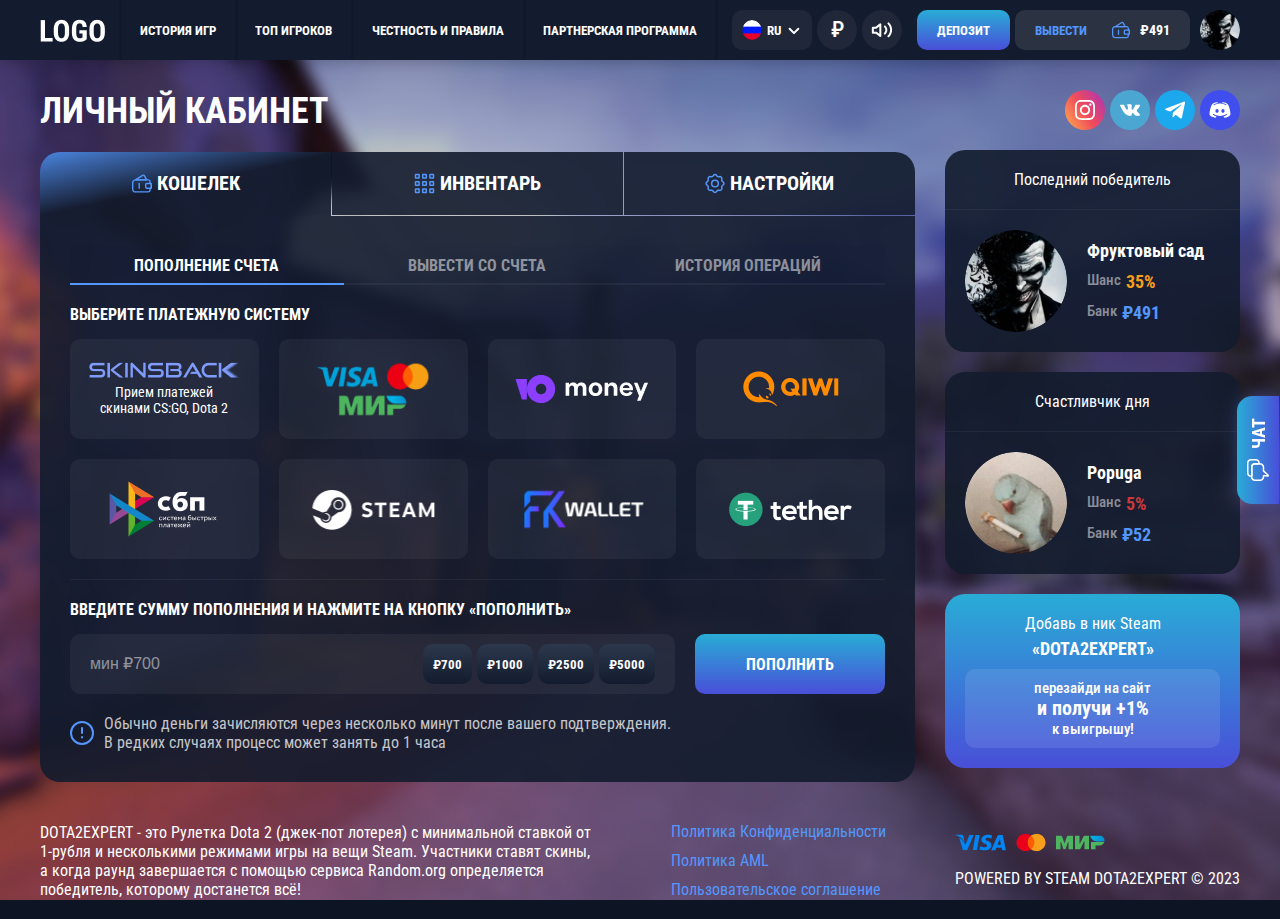
<file: lk-wallet_no-elem.html>
<!DOCTYPE html>
<html lang="en">
  <head>
    <meta charset="utf-8" />
    <meta name="viewport" content="width=device-width, initial-scale=1" />
    <title></title>
    <link rel="stylesheet" href="css/bootstrap-modal.css">
    <link rel="stylesheet" href="css/slick.css">
    <link rel="stylesheet" href="css/all.css">
    <script src="https://code.jquery.com/jquery-3.6.3.min.js"></script>
    <script src="js/util.js"></script>
    <script src="js/bootstrap.modal.js"></script>
    <script src="js/slick.min.js"></script>
    <script src="js/jquery.scrollbar.js"></script>
    <script src="js/main.js"></script>
  </head>
  <body>
  <header class="header">
    <div class="container">
      <button class="btn btn-burger">
        <svg class="line" width="24" height="24" viewBox="0 0 24 24" fill="none" xmlns="http://www.w3.org/2000/svg">
          <path d="M3 5H21.07" stroke="white" stroke-width="2" stroke-linecap="round" stroke-linejoin="round"/>
          <path d="M3 12H21.07" stroke="white" stroke-width="2" stroke-linecap="round" stroke-linejoin="round"/>
          <path d="M3 19H21.07" stroke="white" stroke-width="2" stroke-linecap="round" stroke-linejoin="round"/>
        </svg>
        <svg class="close" width="24" height="24" viewBox="0 0 24 24" fill="none" xmlns="http://www.w3.org/2000/svg">
          <path d="M6 6L18.7742 18.7742" stroke="#5397FD" stroke-width="2" stroke-linecap="round" stroke-linejoin="round"/>
          <path d="M6 18.7742L18.7742 5.99998" stroke="#5397FD" stroke-width="2" stroke-linecap="round" stroke-linejoin="round"/>
        </svg>
      </button>
      <a href="#" class="logo"><img src="image/logo.png" alt=""></a>
      <div class="nav-box">
        <ul class="nav">
          <li>
            <a href="history.html">
            <span>
              История игр
            </span>
            </a>
          </li>
          <li>
            <a href="top-users.html">
            <span>
              Топ игроков
            </span>
            </a>
          </li>
          <li>
            <a href="faq.html">
            <span>
              Честность и Правила
            </span>
            </a>
          </li>
          <li>
            <a href="ref-1.html">
            <span>
              Партнерская программа
            </span>
            </a>
          </li>
        </ul>
        <div class="control-box">
          <div class="drop-lang">
            <a href="#">
            <span class="lang">
              <img src="image/flag-ru.png" alt="">
            </span>
              RU
              <svg width="16" height="16" viewBox="0 0 16 16" fill="none" xmlns="http://www.w3.org/2000/svg">
                <path d="M12.3289 6.75L7.97694 11.102L3.62495 6.75" stroke="white" stroke-width="2" stroke-linecap="round" stroke-linejoin="round"/>
              </svg>
            </a>
            <ul class="lang-list">
              <li><a href="#"><img src="image/flag-en.png" alt=""></a></li>
              <li><a href="#"><img src="image/flag-pr.png" alt=""></a></li>
              <li><a href="#"><img src="image/flag-gm.png" alt=""></a></li>
              <li><a href="#"><img src="image/flag-ch.png" alt=""></a></li>
            </ul>
          </div>
          <div class="currency-box">
            <button class="btn btn-control-head currency-btn">
              ₽
            </button>
            <ul class="currency-list">
              <li>
                <button class="btn btn-control-head currency-btn">
                  $
                </button>
              </li>
              <li>
                <button class="btn btn-control-head currency-btn">
                  €
                </button>
              </li>
            </ul>
          </div>
          <button class="btn btn-control-head sound-btn">
            <svg class="off" width="22" height="20" viewBox="0 0 22 20" fill="none" xmlns="http://www.w3.org/2000/svg">
              <path d="M1.45459 7.49996H4.78792L8.95459 4.16663V15.8333L4.78792 12.5H1.45459V7.49996Z" stroke="white" stroke-width="2" stroke-linecap="round" stroke-linejoin="round"/>
              <path d="M13.1211 7.5L18.4244 12.8033" stroke="white" stroke-width="2" stroke-linecap="round" stroke-linejoin="round"/>
              <path d="M13.1211 12.8033L18.4244 7.50004" stroke="white" stroke-width="2" stroke-linecap="round" stroke-linejoin="round"/>
            </svg>
            <svg class="on" width="22" height="20" viewBox="0 0 22 20" fill="none" xmlns="http://www.w3.org/2000/svg">
              <path d="M1.83325 7.63936H5.16659L9.33325 4.30603V15.9727L5.16659 12.6394H1.83325V7.63936Z" stroke="white" stroke-width="2" stroke-linecap="round" stroke-linejoin="round"/>
              <path d="M17.4184 3.33334C18.2696 4.18454 18.9448 5.19507 19.4055 6.30722C19.8662 7.41937 20.1033 8.61136 20.1033 9.81515C20.1033 11.0189 19.8662 12.2109 19.4055 13.3231C18.9448 14.4352 18.2696 15.4458 17.4184 16.297" stroke="white" stroke-width="2" stroke-linecap="round"/>
              <path d="M13.8624 6.50269C14.3267 6.96698 14.695 7.51817 14.9463 8.1248C15.1976 8.73143 15.3269 9.38161 15.3269 10.0382C15.3269 10.6948 15.1976 11.345 14.9463 11.9516C14.695 12.5583 14.3267 13.1095 13.8624 13.5738" stroke="white" stroke-width="2" stroke-linecap="round"/>
            </svg>
          </button>
        </div>
        <div class="nav-bottom">
          <div class="panel-bar">
            <ul class="social">
              <li>
                <a href="#" class="btn btn-ico insta">
                  <svg width="20" height="20" viewBox="0 0 20 20" fill="none" xmlns="http://www.w3.org/2000/svg">
                    <g clip-path="url(#clip0_1_127)">
                      <path d="M10.0034 4.86499C7.16757 4.86499 4.87173 7.16332 4.87173 9.99666C4.87173 12.8325 7.17007 15.1283 10.0034 15.1283C12.8392 15.1283 15.1351 12.83 15.1351 9.99666C15.1351 7.16082 12.8367 4.86499 10.0034 4.86499ZM10.0034 13.3275C8.16257 13.3275 6.67257 11.8367 6.67257 9.99666C6.67257 8.15666 8.1634 6.66582 10.0034 6.66582C11.8434 6.66582 13.3342 8.15666 13.3342 9.99666C13.3351 11.8367 11.8442 13.3275 10.0034 13.3275Z" fill="white"></path>
                      <path d="M14.1229 0.064348C12.2829 -0.0214852 7.72538 -0.0173186 5.88371 0.064348C4.26538 0.140181 2.83788 0.531014 1.68705 1.68185C-0.236285 3.60518 0.00954851 6.19684 0.00954851 9.99767C0.00954851 13.8877 -0.207118 16.4193 1.68705 18.3135C3.61788 20.2435 6.24705 19.991 10.0029 19.991C13.8562 19.991 15.1862 19.9935 16.5487 19.466C18.4012 18.7468 19.7995 17.091 19.9362 14.1168C20.0229 12.276 20.0179 7.71934 19.9362 5.87768C19.7712 2.36685 17.887 0.237681 14.1229 0.064348ZM17.0354 17.041C15.7745 18.3018 14.0254 18.1893 9.97871 18.1893C5.81205 18.1893 4.14121 18.251 2.92205 17.0285C1.51788 15.631 1.77205 13.3868 1.77205 9.98434C1.77205 5.38018 1.29955 2.06435 5.92038 1.82768C6.98205 1.79018 7.29455 1.77768 9.96705 1.77768L10.0045 1.80268C14.4454 1.80268 17.9295 1.33768 18.1387 5.95768C18.1862 7.01184 18.197 7.32851 18.197 9.99684C18.1962 14.1152 18.2745 15.796 17.0354 17.041Z" fill="white"></path>
                      <path d="M15.3385 5.86165C16.0008 5.86165 16.5376 5.32476 16.5376 4.66248C16.5376 4.0002 16.0008 3.46332 15.3385 3.46332C14.6762 3.46332 14.1393 4.0002 14.1393 4.66248C14.1393 5.32476 14.6762 5.86165 15.3385 5.86165Z" fill="white"></path>
                    </g>
                    <defs>
                      <clipPath id="clip0_1_127">
                        <rect width="20" height="20" fill="white"></rect>
                      </clipPath>
                    </defs>
                  </svg>
                </a>
              </li>
              <li>
                <a href="#" class="btn btn-ico vk">
                  <svg width="20" height="12" viewBox="0 0 20 12" fill="none" xmlns="http://www.w3.org/2000/svg">
                    <path d="M19.8939 10.5998C19.8697 10.5476 19.8471 10.5043 19.8262 10.4697C19.4792 9.84471 18.8161 9.07762 17.8372 8.16818L17.8166 8.14735L17.8062 8.13714L17.7957 8.12667H17.7852C17.341 7.70319 17.0597 7.41845 16.9419 7.27267C16.7263 6.99497 16.678 6.71387 16.7959 6.42906C16.8791 6.21387 17.1917 5.75943 17.733 5.0651C18.0178 4.69713 18.2433 4.40222 18.4098 4.18002C19.6109 2.58326 20.1316 1.56291 19.9719 1.11856L19.9098 1.01473C19.8681 0.952213 19.7606 0.895024 19.5872 0.842869C19.4134 0.790822 19.1914 0.782215 18.9206 0.816901L15.9216 0.837617C15.8731 0.820402 15.8037 0.822006 15.7133 0.842869C15.623 0.863731 15.5779 0.874199 15.5779 0.874199L15.5257 0.900276L15.4843 0.931606C15.4495 0.952322 15.4114 0.988759 15.3697 1.04084C15.3282 1.09274 15.2935 1.15365 15.2658 1.22306C14.9393 2.06305 14.5681 2.84404 14.1515 3.56597C13.8946 3.99646 13.6587 4.36954 13.4432 4.68542C13.2281 5.0012 13.0476 5.23386 12.9019 5.383C12.756 5.53228 12.6244 5.65187 12.5061 5.74221C12.388 5.83259 12.2979 5.87078 12.2355 5.85681C12.173 5.84284 12.1141 5.82898 12.0583 5.81512C11.9612 5.75261 11.883 5.66759 11.8241 5.56C11.765 5.4524 11.7252 5.31698 11.7043 5.15384C11.6836 4.99059 11.6714 4.85017 11.6679 4.73211C11.6646 4.61419 11.6661 4.4474 11.6732 4.23222C11.6804 4.01692 11.6836 3.87125 11.6836 3.79488C11.6836 3.53103 11.6888 3.24469 11.6991 2.93577C11.7096 2.62685 11.7181 2.38208 11.7252 2.20176C11.7323 2.02126 11.7356 1.83029 11.7356 1.62896C11.7356 1.42763 11.7233 1.26974 11.6991 1.15515C11.6752 1.0407 11.6384 0.9296 11.59 0.821897C11.5413 0.714303 11.4701 0.631073 11.3766 0.571988C11.2829 0.512975 11.1664 0.466145 11.0277 0.43135C10.6598 0.348083 10.1912 0.30304 9.62183 0.296037C8.33067 0.282178 7.50103 0.365554 7.1331 0.546056C6.98732 0.62232 6.8554 0.726521 6.73745 0.858333C6.61245 1.01112 6.59502 1.09449 6.68525 1.10821C7.10184 1.17061 7.39676 1.31989 7.57033 1.5559L7.63288 1.68097C7.68153 1.7712 7.73012 1.93095 7.77873 2.16C7.82728 2.38905 7.85861 2.64242 7.87239 2.91997C7.90704 3.42683 7.90704 3.86071 7.87239 4.22164C7.83764 4.58272 7.80481 4.86381 7.77348 5.06514C7.74215 5.26647 7.69532 5.42961 7.63288 5.55453C7.57033 5.67948 7.52872 5.75585 7.50785 5.78357C7.48703 5.81129 7.46967 5.82876 7.45588 5.83562C7.36565 5.87019 7.2718 5.88781 7.17468 5.88781C7.0774 5.88781 6.95945 5.83916 6.82064 5.74192C6.68186 5.64469 6.53783 5.51112 6.38855 5.34102C6.23927 5.17087 6.07091 4.93311 5.88341 4.62769C5.69605 4.32227 5.50165 3.9613 5.30032 3.54478L5.13375 3.24272C5.02962 3.04839 4.88738 2.76544 4.70688 2.39411C4.52627 2.02264 4.36663 1.66332 4.22785 1.31621C4.17237 1.17043 4.08904 1.05944 3.97798 0.983069L3.92586 0.951739C3.89121 0.92402 3.83559 0.894586 3.75929 0.86322C3.68288 0.83189 3.60315 0.809423 3.51977 0.7956L0.66657 0.816317C0.37501 0.816317 0.177183 0.882368 0.0730178 1.01429L0.0313298 1.07669C0.0105041 1.11145 0 1.16696 0 1.24337C0 1.31975 0.0208258 1.41348 0.0625138 1.52447C0.479029 2.50339 0.93198 3.44748 1.42137 4.35688C1.91075 5.26628 2.33602 5.99883 2.69692 6.55387C3.05789 7.10931 3.42582 7.63353 3.80072 8.12627C4.17562 8.61919 4.42378 8.93508 4.5452 9.07386C4.66676 9.21289 4.76224 9.31684 4.83165 9.38625L5.09203 9.63612C5.25863 9.80276 5.50329 10.0023 5.82611 10.2349C6.149 10.4675 6.50646 10.6966 6.89869 10.9224C7.29099 11.1478 7.74737 11.3318 8.26808 11.474C8.78873 11.6165 9.29548 11.6736 9.7884 11.646H10.9859C11.2288 11.6251 11.4128 11.5487 11.5379 11.4169L11.5793 11.3647C11.6072 11.3233 11.6333 11.2589 11.6573 11.1723C11.6817 11.0855 11.6938 10.9899 11.6938 10.8859C11.6867 10.5875 11.7094 10.3185 11.7613 10.079C11.8132 9.8396 11.8724 9.6591 11.9386 9.53753C12.0047 9.41608 12.0793 9.31359 12.1624 9.23051C12.2456 9.14724 12.3049 9.0968 12.3397 9.07944C12.3743 9.06197 12.4019 9.05012 12.4227 9.04301C12.5893 8.98749 12.7854 9.04125 13.0112 9.20454C13.2369 9.36768 13.4485 9.56912 13.6465 9.80853C13.8444 10.0481 14.0821 10.317 14.3597 10.6154C14.6375 10.914 14.8804 11.1359 15.0886 11.2819L15.2968 11.4069C15.4358 11.4903 15.6163 11.5666 15.8385 11.6361C16.0603 11.7054 16.2546 11.7228 16.4215 11.6881L19.0872 11.6465C19.3508 11.6465 19.556 11.6029 19.7015 11.5162C19.8473 11.4295 19.9339 11.3339 19.9619 11.2299C19.9897 11.1258 19.9912 11.0077 19.9672 10.8757C19.9425 10.744 19.9181 10.6519 19.8939 10.5998Z" fill="white"></path>
                  </svg>
                </a>
              </li>
              <li>
                <a href="#" class="btn btn-ico tg">
                  <svg width="20" height="18" viewBox="0 0 20 18" fill="none" xmlns="http://www.w3.org/2000/svg">
                    <path d="M19.9427 2.13516C20.2107 0.884258 19.4959 0.39283 18.6918 0.705557L0.911028 7.54086C-0.295203 8.03229 -0.250528 8.70242 0.732327 9.01515L5.24452 10.4001L15.7879 3.78815C16.2793 3.43074 16.7707 3.65412 16.3686 3.96685L7.83568 11.651L7.52296 16.3419C8.01439 16.3419 8.19309 16.1632 8.46114 15.8951L10.6502 13.7507L15.2518 17.146C16.1006 17.6375 16.726 17.3694 16.9494 16.3866L19.9427 2.13516Z" fill="white"></path>
                  </svg>
                </a>
              </li>
              <li>
                <a href="#" class="btn btn-ico dc">
                  <svg width="22" height="16" viewBox="0 0 22 16" fill="none" xmlns="http://www.w3.org/2000/svg">
                    <path d="M18.5897 1.96025C16.7727 0.497551 13.898 0.24966 13.7747 0.240986C13.6811 0.233276 13.5874 0.254885 13.5066 0.302818C13.4257 0.350751 13.3618 0.422635 13.3237 0.508508C13.2689 0.631869 13.2223 0.758761 13.1845 0.888334C14.3865 1.09149 15.8629 1.50007 17.1987 2.32912C17.2496 2.36074 17.2938 2.40209 17.3288 2.45081C17.3638 2.49953 17.3888 2.55466 17.4025 2.61305C17.4162 2.67145 17.4182 2.73196 17.4085 2.79115C17.3988 2.85033 17.3775 2.90702 17.3459 2.95797C17.3143 3.00893 17.2729 3.05316 17.2242 3.08814C17.1755 3.12312 17.1203 3.14816 17.0619 3.16183C17.0035 3.1755 16.943 3.17754 16.8839 3.16782C16.8247 3.1581 16.768 3.13683 16.717 3.1052C14.4207 1.67949 11.5528 1.60872 11 1.60872C10.4476 1.60872 7.57791 1.67994 5.28298 3.10475C5.23202 3.13637 5.17533 3.15765 5.11615 3.16736C5.05697 3.17708 4.99645 3.17504 4.93806 3.16137C4.82012 3.13376 4.71799 3.06043 4.65412 2.95752C4.59025 2.8546 4.56988 2.73053 4.59749 2.6126C4.6251 2.49466 4.69843 2.39253 4.80135 2.32866C6.13713 1.5019 7.61352 1.09149 8.81554 0.890159C8.74615 0.663725 8.68315 0.520834 8.67859 0.508508C8.6406 0.422028 8.5764 0.349674 8.49505 0.301669C8.4137 0.253664 8.31933 0.232436 8.22526 0.240986C8.102 0.250116 5.22728 0.497551 3.38522 1.97988C2.42424 2.86918 0.5 8.06942 0.5 12.5652C0.5 12.6456 0.521456 12.7223 0.560717 12.7917C1.88737 15.1245 5.50941 15.734 6.3348 15.7609H6.34896C6.42099 15.7611 6.49204 15.7442 6.55631 15.7117C6.62058 15.6792 6.67624 15.6319 6.71874 15.5737L7.5528 14.4251C5.30078 13.844 4.15035 12.856 4.08461 12.7972C3.9938 12.717 3.93855 12.6041 3.93102 12.4832C3.92348 12.3623 3.96428 12.2434 4.04443 12.1526C4.12459 12.0617 4.23753 12.0065 4.35842 11.999C4.47931 11.9914 4.59824 12.0322 4.68904 12.1124C4.71552 12.1375 6.83424 13.9348 11 13.9348C15.1726 13.9348 17.2913 12.1302 17.3128 12.1124C17.4039 12.0328 17.5228 11.9926 17.6435 12.0007C17.7642 12.0087 17.8768 12.0643 17.9565 12.1553C17.9959 12.2001 18.0262 12.2523 18.0455 12.3088C18.0648 12.3654 18.0727 12.4251 18.0689 12.4847C18.0651 12.5443 18.0496 12.6026 18.0232 12.6562C17.9969 12.7098 17.9602 12.7577 17.9154 12.7972C17.8497 12.856 16.6992 13.844 14.4472 14.4251L15.2817 15.5737C15.3242 15.6318 15.3798 15.6791 15.4439 15.7116C15.5081 15.7441 15.5791 15.761 15.651 15.7609H15.6647C16.491 15.734 20.1126 15.124 21.4397 12.7917C21.4785 12.7223 21.5 12.6456 21.5 12.5652C21.5 8.06942 19.5758 2.86964 18.5897 1.96025ZM8.03261 10.7392C7.1497 10.7392 6.43478 9.92198 6.43478 8.91307C6.43478 7.90416 7.1497 7.08699 8.03261 7.08699C8.91552 7.08699 9.63043 7.90416 9.63043 8.91307C9.63043 9.92198 8.91552 10.7392 8.03261 10.7392ZM13.9674 10.7392C13.0845 10.7392 12.3696 9.92198 12.3696 8.91307C12.3696 7.90416 13.0845 7.08699 13.9674 7.08699C14.8503 7.08699 15.5652 7.90416 15.5652 8.91307C15.5652 9.92198 14.8503 10.7392 13.9674 10.7392Z" fill="white"></path>
                  </svg>
                </a>
              </li>
            </ul>
          </div>
          <button class="btn btn-primary btn-support">
            <span class="ico">
              <img src="image/img-support.png" alt="">
            </span>
            <span class="text">
              <strong>Support 24/7</strong>
              <span>Мы всегда поможем</span>
            </span>
          </button>
        </div>
        <span class="close">
          <svg width="24" height="24" viewBox="0 0 24 24" fill="none" xmlns="http://www.w3.org/2000/svg">
            <g>
            <path d="M6 6.00003L18.7742 18.7742" stroke="white" stroke-width="2" stroke-linecap="round" stroke-linejoin="round"/>
            <path d="M6 18.7742L18.7742 6.00001" stroke="white" stroke-width="2" stroke-linecap="round" stroke-linejoin="round"/>
            </g>
            </svg>
        </span>
      </div>
      <div class="profile-holder">
        <button class="btn btn-primary btn-small">
          депозит
        </button>
        <div class="user-control">
          <a href="#">вывести</a>
          <span class="sum">
          <svg width="18" height="18" viewBox="0 0 18 18" fill="none" xmlns="http://www.w3.org/2000/svg">
          <path fill-rule="evenodd" clip-rule="evenodd" d="M0 8.20435C0 6.47044 1.40562 5.06482 3.13953 5.06482H14.6233C15.8717 5.06482 16.8837 6.07686 16.8837 7.32528V8.33195C17.5063 8.36807 18 8.88437 18 9.51598V12.7532C18 13.3848 17.5063 13.9011 16.8837 13.9372V14.9439C16.8837 16.1923 15.8717 17.2044 14.6233 17.2044H3.13953C1.40561 17.2044 0 15.7987 0 14.0648V8.20435ZM3.13953 6.32063C2.09918 6.32063 1.25581 7.164 1.25581 8.20435V14.0648C1.25581 15.1052 2.09918 15.9485 3.13953 15.9485H14.6233C15.1781 15.9485 15.6279 15.4987 15.6279 14.9439V13.8695C15.6279 13.2379 16.1216 12.7216 16.7442 12.6854V9.58373C16.1216 9.54762 15.6279 9.03132 15.6279 8.3997V7.32528C15.6279 6.77043 15.1781 6.32063 14.6233 6.32063H3.13953Z" fill="#5397FD"/>
          <path fill-rule="evenodd" clip-rule="evenodd" d="M11.7207 9.87869C11.7207 9.06953 12.3767 8.41357 13.1858 8.41357H16.5347C17.3438 8.41357 17.9998 9.06953 17.9998 9.87869V12.3903C17.9998 13.1995 17.3438 13.8554 16.5347 13.8554H13.1858C12.3767 13.8554 11.7207 13.1995 11.7207 12.3903V9.87869ZM13.1858 9.66939C13.0702 9.66939 12.9765 9.7631 12.9765 9.87869V12.3903C12.9765 12.5059 13.0702 12.5996 13.1858 12.5996H16.5347C16.6503 12.5996 16.744 12.5059 16.744 12.3903V9.87869C16.744 9.7631 16.6503 9.66939 16.5347 9.66939H13.1858Z" fill="#5397FD"/>
          <path fill-rule="evenodd" clip-rule="evenodd" d="M10.5442 2.16083C10.4869 2.0558 10.3534 2.02007 10.2513 2.08246L5.37108 5.06483H12.1282L10.5442 2.16083ZM9.59649 1.01089C10.3111 0.574202 11.2457 0.824277 11.6467 1.55948L13.6697 5.26825C13.9283 5.74247 13.5851 6.32065 13.0449 6.32065H3.437C2.7183 6.32065 2.45265 5.37657 3.06592 5.0018L9.59649 1.01089Z" fill="#5397FD"/>
          <path fill-rule="evenodd" clip-rule="evenodd" d="M6.48782 13.8553C6.14103 13.8553 5.85991 13.5742 5.85991 13.2274L5.85991 9.04139C5.85991 8.69461 6.14103 8.41349 6.48782 8.41349C6.8346 8.41349 7.11572 8.69461 7.11572 9.04139L7.11572 13.2274C7.11572 13.5742 6.8346 13.8553 6.48782 13.8553Z" fill="#5397FD"/>
          </svg>
          ₽491
        </span>
        </div>
        <a href="#" class="profile"><img src="image/img-04.png" alt=""></a>
        <div class="profile-drop">
          <div class="item">
            <a href="lk-wallet_no-elem.html">
              Профиль
              <svg width="18" height="18" viewBox="0 0 18 18" fill="none" xmlns="http://www.w3.org/2000/svg">
                <path d="M9 0C13.9706 0 18 4.02944 18 9C18 13.9706 13.9706 18 9 18C4.02944 18 0 13.9706 0 9C0 4.02944 4.02944 0 9 0ZM9 13.875C7.43554 13.875 5.94003 14.3115 4.65241 15.1118C5.87863 15.9859 7.37928 16.5 9 16.5C10.6204 16.5 12.1208 15.9861 13.347 15.1125C12.0596 14.3114 10.5643 13.875 9 13.875ZM9 1.5C4.85786 1.5 1.5 4.85786 1.5 9C1.5 10.9618 2.25319 12.7476 3.48617 14.0841C5.08922 12.9811 6.99824 12.375 9 12.375C11.002 12.375 12.9112 12.9813 14.5145 14.0831C15.7471 12.7469 16.5 10.9614 16.5 9C16.5 4.85786 13.1421 1.5 9 1.5ZM9 4.125C10.9681 4.125 12.5625 5.71938 12.5625 7.6875C12.5625 9.65562 10.9681 11.25 9 11.25C7.03188 11.25 5.4375 9.65562 5.4375 7.6875C5.4375 5.71938 7.03188 4.125 9 4.125ZM9 5.625C7.86031 5.625 6.9375 6.54781 6.9375 7.6875C6.9375 8.82719 7.86031 9.75 9 9.75C10.1397 9.75 11.0625 8.82719 11.0625 7.6875C11.0625 6.54781 10.1397 5.625 9 5.625Z" fill="#5397FD"/>
              </svg>
            </a>
          </div>
          <div class="item">
            <a href="#">
              выйти с аккаунта
              <svg width="18" height="18" viewBox="0 0 18 18" fill="none" xmlns="http://www.w3.org/2000/svg">
                <g clip-path="url(#clip0_366_9239)">
                  <path d="M10.125 3.74996V1.12496C10.125 0.926049 10.046 0.735284 9.90533 0.594632C9.76468 0.453979 9.57391 0.374962 9.375 0.374962H1.125C0.926088 0.374962 0.735322 0.453979 0.59467 0.594632C0.454018 0.735284 0.375 0.926049 0.375 1.12496V16.875C0.375 17.0739 0.454018 17.2646 0.59467 17.4053C0.735322 17.5459 0.926088 17.625 1.125 17.625H9.375C9.57391 17.625 9.76468 17.5459 9.90533 17.4053C10.046 17.2646 10.125 17.0739 10.125 16.875V14.25" stroke="#5397FD" stroke-width="1.5" stroke-linecap="round" stroke-linejoin="round"/>
                  <path d="M17.625 9H3.375" stroke="#5397FD" stroke-width="1.5" stroke-linecap="round" stroke-linejoin="round"/>
                  <path d="M13.875 12.75L17.625 9.00004L13.875 5.25004" stroke="#5397FD" stroke-width="1.5" stroke-linecap="round" stroke-linejoin="round"/>
                </g>
                <defs>
                  <clipPath id="clip0_366_9239">
                    <rect width="18" height="18" fill="white"/>
                  </clipPath>
                </defs>
              </svg>
            </a>
          </div>
        </div>
      </div>
    </div>
  </header>

  <div class="wrapper">
    <div class="container">

      <div class="column-box">
        <div class="content">
          <h1 class="mb20">личный кабинет</h1>

          <div class="tabs-container">
            <div class="tab-nav wallet-nav">
              <div class="item active" data-tab="tab-1">
                <span class="name">
                  <span class="ico">
                    <svg width="20" height="19" viewBox="0 0 20 19" fill="none" xmlns="http://www.w3.org/2000/svg">
                    <path fill-rule="evenodd" clip-rule="evenodd" d="M0 8.61594C0 6.68936 1.5618 5.12756 3.48837 5.12756H16.2481C17.6352 5.12756 18.7597 6.25206 18.7597 7.63919V8.75771C19.4514 8.79784 20 9.37151 20 10.0733V13.6702C20 14.372 19.4514 14.9457 18.7597 14.9858V16.1043C18.7597 17.4914 17.6352 18.6159 16.2481 18.6159H3.48837C1.56179 18.6159 0 17.0541 0 15.1276V8.61594ZM3.48837 6.52291C2.33243 6.52291 1.39535 7.45999 1.39535 8.61594V15.1276C1.39535 16.2835 2.33243 17.2206 3.48837 17.2206H16.2481C16.8646 17.2206 17.3643 16.7208 17.3643 16.1043V14.9105C17.3643 14.2087 17.9129 13.635 18.6047 13.5949V10.1486C17.9129 10.1085 17.3643 9.53478 17.3643 8.83299V7.63919C17.3643 7.02269 16.8646 6.52291 16.2481 6.52291H3.48837Z" fill="#5397FD"/>
                    <path fill-rule="evenodd" clip-rule="evenodd" d="M13.0234 10.4763C13.0234 9.57724 13.7523 8.8484 14.6513 8.8484H18.3723C19.2713 8.8484 20.0002 9.57724 20.0002 10.4763V13.267C20.0002 14.1661 19.2713 14.8949 18.3723 14.8949H14.6513C13.7523 14.8949 13.0234 14.1661 13.0234 13.267V10.4763ZM14.6513 10.2438C14.5229 10.2438 14.4188 10.3479 14.4188 10.4763V13.267C14.4188 13.3954 14.5229 13.4996 14.6513 13.4996H18.3723C18.5007 13.4996 18.6048 13.3954 18.6048 13.267V10.4763C18.6048 10.3479 18.5007 10.2438 18.3723 10.2438H14.6513Z" fill="#5397FD"/>
                    <path fill-rule="evenodd" clip-rule="evenodd" d="M11.7163 1.90091C11.6527 1.78421 11.5043 1.74451 11.3909 1.81383L5.96841 5.12758H13.4763L11.7163 1.90091ZM10.6633 0.623205C11.4573 0.13799 12.4957 0.415851 12.9413 1.23274L15.1891 5.3536C15.4765 5.88051 15.0951 6.52293 14.4949 6.52293H3.81943C3.02087 6.52293 2.72571 5.47396 3.40712 5.05754L10.6633 0.623205Z" fill="#5397FD"/>
                    <path fill-rule="evenodd" clip-rule="evenodd" d="M7.20858 14.8948C6.82326 14.8948 6.5109 14.5825 6.5109 14.1971L6.5109 9.54598C6.5109 9.16067 6.82326 8.84831 7.20858 8.84831C7.59389 8.84831 7.90625 9.16067 7.90625 9.54598L7.90625 14.1971C7.90625 14.5825 7.59389 14.8948 7.20858 14.8948Z" fill="#5397FD"/>
                    </svg>
                  </span>
                    кошелек
                </span>
              </div>
              <div class="item" data-tab="tab-2">
                <span class="name">
                  <span class="ico">
                    <svg width="21" height="21" viewBox="0 0 21 21" fill="none" xmlns="http://www.w3.org/2000/svg">
                    <rect x="1.5" y="1.49923" width="3.60034" height="3.60034" rx="0.25" stroke="#5397FD" stroke-width="1.5"/>
                    <rect x="8.69922" y="1.49923" width="3.60034" height="3.60034" rx="0.25" stroke="#5397FD" stroke-width="1.5"/>
                    <rect x="15.8984" y="1.49923" width="3.60034" height="3.60034" rx="0.25" stroke="#5397FD" stroke-width="1.5"/>
                    <rect x="1.5" y="8.69994" width="3.60034" height="3.60034" rx="0.25" stroke="#5397FD" stroke-width="1.5"/>
                    <rect x="8.69922" y="8.69994" width="3.60034" height="3.60034" rx="0.25" stroke="#5397FD" stroke-width="1.5"/>
                    <rect x="15.8984" y="8.69994" width="3.60034" height="3.60034" rx="0.25" stroke="#5397FD" stroke-width="1.5"/>
                    <rect x="1.5" y="15.9004" width="3.60034" height="3.60034" rx="0.25" stroke="#5397FD" stroke-width="1.5"/>
                    <rect x="8.69922" y="15.9004" width="3.60034" height="3.60034" rx="0.25" stroke="#5397FD" stroke-width="1.5"/>
                    <rect x="15.8984" y="15.9004" width="3.60034" height="3.60034" rx="0.25" stroke="#5397FD" stroke-width="1.5"/>
                    </svg>
                  </span>
                    инвентарь
                </span>
              </div>
              <div class="item" data-tab="tab-3">
                <span class="name">
                  <span class="ico">
                    <svg width="20" height="21" viewBox="0 0 20 21" fill="none" xmlns="http://www.w3.org/2000/svg">
                    <circle cx="9.99935" cy="10.5" r="3.33333" stroke="#5397FD" stroke-width="1.5"/>
                    <path d="M8.28378 2.52955C9.06037 1.23359 10.9383 1.23359 11.7149 2.52955L11.89 2.82177C12.3429 3.57756 13.2371 3.94793 14.0917 3.73375L14.4222 3.65094C15.8877 3.28369 17.2156 4.6116 16.8484 6.07712L16.7656 6.40756C16.5514 7.26224 16.9217 8.15639 17.6775 8.60929L17.9698 8.7844C19.2657 9.56098 19.2657 11.4389 17.9698 12.2155L17.6775 12.3906C16.9217 12.8435 16.5514 13.7377 16.7656 14.5924L16.8484 14.9228C17.2156 16.3883 15.8877 17.7162 14.4222 17.349L14.0917 17.2662C13.2371 17.052 12.3429 17.4224 11.89 18.1782L11.7149 18.4704C10.9383 19.7663 9.06037 19.7663 8.28378 18.4704L8.10868 18.1782C7.65578 17.4224 6.76163 17.052 5.90695 17.2662L5.57651 17.349C4.11099 17.7162 2.78308 16.3883 3.15033 14.9228L3.23314 14.5924C3.44732 13.7377 3.07695 12.8435 2.32116 12.3906L2.02894 12.2155C0.732977 11.4389 0.732978 9.56098 2.02894 8.78439L2.32116 8.60929C3.07695 8.15639 3.44732 7.26224 3.23314 6.40756L3.15033 6.07712C2.78308 4.6116 4.11099 3.28369 5.57651 3.65094L5.90695 3.73375C6.76163 3.94793 7.65578 3.57756 8.10868 2.82177L8.28378 2.52955Z" stroke="#5397FD" stroke-width="1.5"/>
                    </svg>
                  </span>
                  настройки
                </span>
              </div>
            </div>

            <div class="tab-content active" data-tab="tab-1">
              <div class="tab-nav-wallet">
                <div class="item active" data-tab="wallet-1">
                  <span class="name">Пополнение счета</span>
                </div>
                <div class="item" data-tab="wallet-2">
                  <span class="name">вывести cо счета</span>
                </div>
                <div class="item" data-tab="wallet-3">
                  <span class="name">история операций</span>
                </div>
              </div>

              <div class="tab-content-wallet active" data-tab="wallet-1">
                <h4 class="mb15">Выберите платежную систему</h4>
                <div class="payment-system">
                  <div class="item">
                    <img src="image/bank/img-01.png" alt="">
                    <span>Прием платежей <br>скинами CS:GO, Dota 2</span>
                  </div>
                  <div class="item">
                    <img src="image/bank/img-02.png" alt="">
                  </div>
                  <div class="item">
                    <img src="image/bank/img-03.png" alt="">
                  </div>
                  <div class="item">
                    <img src="image/bank/img-04.png" alt="">
                  </div>
                  <div class="item">
                    <img src="image/bank/img-05.png" alt="">
                  </div>
                  <div class="item">
                    <img src="image/bank/img-06.png" alt="">
                  </div>
                  <div class="item">
                    <img src="image/bank/img-07.png" alt="">
                  </div>
                  <div class="item">
                    <img src="image/bank/img-08.png" alt="">
                  </div>
                </div>
                <hr>
                <h4 class="mb15">Введите сумму пополнения и нажмите на кнопку «Пополнить»</h4>
                <form action="#" class="replenish">
                  <div class="input-control">
                    <input type="text" placeholder="мин ₽700">
                    <div class="btn-holder">
                      <button class="btn btn-default btn-small">₽700</button>
                      <button class="btn btn-default btn-small">₽1000</button>
                      <button class="btn btn-default btn-small">₽2500</button>
                      <button class="btn btn-default btn-small">₽5000</button>
                    </div>
                  </div>
                  <button class="btn btn-primary btn-replenish">пополнить</button>
                </form>
                <div class="warning">
                  <span class="ico">
                    <svg width="24" height="24" viewBox="0 0 24 24" fill="none" xmlns="http://www.w3.org/2000/svg">
                      <circle cx="12" cy="12" r="11" stroke="#5397FD" stroke-width="2"/>
                      <path d="M12 7V12" stroke="#5397FD" stroke-width="2" stroke-linecap="round" stroke-linejoin="round"/>
                      <path d="M12 16V16.5" stroke="#5397FD" stroke-width="2" stroke-linecap="round" stroke-linejoin="round"/>
                    </svg>
                  </span>
                  <div class="text">
                    <p>Обычно деньги зачисляются через несколько минут после вашего подтверждения. <br>
                      В редких случаях процесс может занять до 1 часа</p>
                  </div>
                </div>
              </div>

              <div class="tab-content-wallet " data-tab="wallet-2">
                <form action="#">
                  <h4 class="mb15">Внутренний перевод любому пользователю сайта</h4>
                  <div class="user-address">
                    <input type="text" class="input-control" placeholder="Steamid64 example: 76561XXXXXXXXXXXX">
                    <div class="warning">
                      <span class="ico">
                        <svg width="24" height="24" viewBox="0 0 24 24" fill="none" xmlns="http://www.w3.org/2000/svg">
                          <circle cx="12" cy="12" r="11" stroke="#5397FD" stroke-width="2"/>
                          <path d="M12 7V12" stroke="#5397FD" stroke-width="2" stroke-linecap="round" stroke-linejoin="round"/>
                          <path d="M12 16V16.5" stroke="#5397FD" stroke-width="2" stroke-linecap="round" stroke-linejoin="round"/>
                        </svg>
                      </span>
                      <div class="text">
                        <p>Чтобы узнать Steamid64 пользователя
                          нажмите на его профиль</p>
                      </div>
                    </div>
                  </div>
                  <h4 class="mb15">Укажите необходимую сумму</h4>
                  <div class="replenish sum-box">
                    <input type="text" class="input-control" placeholder="₽0">
                    <div class="total-info">
                      <span>Комиссия: 0%</span>
                      <span>К получению: 0.00₽</span>
                    </div>
                  </div>
                  <h4 class="mb15">проверочный код</h4>
                  <div class="code-box">
                    <input type="text" class="input-control" placeholder="Укажите код">
                    <div class="code-img">
                      <img src="image/code.png" alt="">
                    </div>
                    <button class="btn btn-primary">перевести</button>
                  </div>
                </form>
                  <hr>
                <form action="#">
                  <h4 class="mb15">Выберите направление обмена</h4>
                  <div class="payment-system">
                    <div class="item">
                      <img src="image/bank/img-01.png" alt="">
                      <span>Прием платежей <br>скинами CS:GO, Dota 2</span>
                    </div>
                    <div class="item">
                      <img src="image/bank/img-02.png" alt="">
                    </div>
                    <div class="item">
                      <img src="image/bank/img-03.png" alt="">
                    </div>
                    <div class="item">
                      <img src="image/bank/img-04.png" alt="">
                    </div>
                    <div class="item">
                      <img src="image/bank/img-05.png" alt="">
                    </div>
                    <div class="item">
                      <img src="image/bank/img-06.png" alt="">
                    </div>
                    <div class="item">
                      <img src="image/bank/img-07.png" alt="">
                    </div>
                    <div class="item">
                      <img src="image/bank/img-08.png" alt="">
                    </div>
                  </div>
                  <h4 class="mb15">Введите номер кошелька или счета</h4>
                  <div class="аccount-number">
                    <input type="text" class="input-control" placeholder="0000 0000 0000 0000">
                  </div>
                  <h4 class="mb15">Укажите необходимую сумму</h4>
                  <div class="replenish">
                    <div class="input-control">
                      <input type="text" placeholder="мин ₽700">
                      <div class="btn-holder">
                        <button class="btn btn-default btn-small">₽700</button>
                        <button class="btn btn-default btn-small">₽1000</button>
                        <button class="btn btn-default btn-small">₽2500</button>
                        <button class="btn btn-default btn-small">₽5000</button>
                      </div>
                    </div>
                    <div class="total-info">
                      <span>Комиссия: 0%</span>
                      <span>К получению: 0.00₽</span>
                    </div>
                  </div>
                  <h4 class="mb15">проверочный код</h4>
                  <div class="code-box">
                    <input type="text" class="input-control" placeholder="Укажите код">
                    <div class="code-img">
                      <img src="image/code.png" alt="">
                    </div>
                    <button class="btn btn-primary">перевести</button>
                  </div>
                </form>
                <div class="warning">
                  <span class="ico">
                    <svg width="24" height="24" viewBox="0 0 24 24" fill="none" xmlns="http://www.w3.org/2000/svg">
                      <circle cx="12" cy="12" r="11" stroke="#5397FD" stroke-width="2"/>
                      <path d="M12 7V12" stroke="#5397FD" stroke-width="2" stroke-linecap="round" stroke-linejoin="round"/>
                      <path d="M12 16V16.5" stroke="#5397FD" stroke-width="2" stroke-linecap="round" stroke-linejoin="round"/>
                    </svg>
                  </span>
                  <div class="text">
                    <p>Обычно деньги зачисляются через несколько минут после вашего подтверждения. <br>
                      В редких случаях процесс может занять до 1 часа</p>
                  </div>
                </div>
              </div>

              <div class="tab-content-wallet " data-tab="wallet-3">
                <div class="table operations-history" data-items="5">
                  <div class="line head">
                    <span class="item">№</span>
                    <span class="item">Дата и время</span>
                    <span class="item">Сумма</span>
                    <span class="item">Тип операции</span>
                    <span class="item">Статус</span>
                  </div>
                  <div class="line">
                    <span class="item" data-name="№">1</span>
                    <span class="item" data-name="Дата и время">2023-05-08 01:12:59</span>
                    <span class="item" data-name="Сумма">₽700</span>
                    <span class="item" data-name="Тип операции">Пополнение</span>
                    <span class="item" data-name="Статус">
                      <svg width="16" height="16" viewBox="0 0 16 16" fill="none" xmlns="http://www.w3.org/2000/svg">
                      <path d="M2.66602 8.20911L6.43725 11.9803L13.9797 4.43787" stroke="#39B254" stroke-width="2" stroke-linecap="round"/>
                      </svg>
                      Успешно
                    </span>
                  </div>
                  <div class="line">
                    <span class="item" data-name="№">2</span>
                    <span class="item" data-name="Дата и время">2023-05-08 01:12:59</span>
                    <span class="item" data-name="Сумма">₽700</span>
                    <span class="item" data-name="Тип операции">Пополнение</span>
                    <span class="item" data-name="Статус">
                      <svg width="16" height="16" viewBox="0 0 16 16" fill="none" xmlns="http://www.w3.org/2000/svg">
                      <path d="M2.66602 8.20911L6.43725 11.9803L13.9797 4.43787" stroke="#39B254" stroke-width="2" stroke-linecap="round"/>
                      </svg>
                      Успешно
                    </span>
                  </div>
                  <div class="line">
                    <span class="item" data-name="№">3</span>
                    <span class="item" data-name="Дата и время">2023-05-08 01:12:59</span>
                    <span class="item" data-name="Сумма">₽700</span>
                    <span class="item" data-name="Тип операции">Пополнение</span>
                    <span class="item" data-name="Статус">
                      <svg width="16" height="16" viewBox="0 0 16 16" fill="none" xmlns="http://www.w3.org/2000/svg">
                      <path d="M2.66602 8.20911L6.43725 11.9803L13.9797 4.43787" stroke="#39B254" stroke-width="2" stroke-linecap="round"/>
                      </svg>
                      Успешно
                    </span>
                  </div>
                  <div class="line">
                    <span class="item" data-name="№">4</span>
                    <span class="item" data-name="Дата и время">2023-05-08 01:12:59</span>
                    <span class="item" data-name="Сумма">₽700</span>
                    <span class="item" data-name="Тип операции">Пополнение</span>
                    <span class="item" data-name="Статус">
                      <svg width="16" height="16" viewBox="0 0 16 16" fill="none" xmlns="http://www.w3.org/2000/svg">
                      <path d="M4 4.00002L12.5161 12.5161" stroke="#CA3838" stroke-width="2" stroke-linecap="round" stroke-linejoin="round"/>
                      <path d="M4 12.5161L12.5161 4" stroke="#CA3838" stroke-width="2" stroke-linecap="round" stroke-linejoin="round"/>
                      </svg>
                      Не оплачен
                    </span>
                  </div>
                  <div class="line">
                    <span class="item" data-name="№">5</span>
                    <span class="item" data-name="Дата и время">2023-05-08 01:12:59</span>
                    <span class="item" data-name="Сумма">₽700</span>
                    <span class="item" data-name="Тип операции">Пополнение</span>
                    <span class="item" data-name="Статус">
                      <svg width="18" height="18" viewBox="0 0 18 18" fill="none" xmlns="http://www.w3.org/2000/svg">
                      <circle cx="8.99935" cy="8.99999" r="7.33333" stroke="#D29132" stroke-width="1.5"/>
                      <path d="M9 5.66666V9.66666L10.6667 11.3333" stroke="#D29132" stroke-width="1.5" stroke-linecap="round" stroke-linejoin="round"/>
                      </svg>
                      Ожидает оплаты
                    </span>
                  </div>
                  <div class="line">
                    <span class="item" data-name="№">6</span>
                    <span class="item" data-name="Дата и время">2023-05-08 01:12:59</span>
                    <span class="item" data-name="Сумма">₽700</span>
                    <span class="item" data-name="Тип операции">Пополнение</span>
                    <span class="item" data-name="Статус">
                      <svg width="16" height="16" viewBox="0 0 16 16" fill="none" xmlns="http://www.w3.org/2000/svg">
                      <path d="M2.66602 8.20911L6.43725 11.9803L13.9797 4.43787" stroke="#39B254" stroke-width="2" stroke-linecap="round"/>
                      </svg>
                      Успешно
                    </span>
                  </div>
                  <div class="line">
                    <span class="item" data-name="№">7</span>
                    <span class="item" data-name="Дата и время">2023-05-08 01:12:59</span>
                    <span class="item" data-name="Сумма">₽700</span>
                    <span class="item" data-name="Тип операции">Пополнение</span>
                    <span class="item" data-name="Статус">
                      <svg width="18" height="18" viewBox="0 0 18 18" fill="none" xmlns="http://www.w3.org/2000/svg">
                      <circle cx="8.99935" cy="8.99999" r="7.33333" stroke="#D29132" stroke-width="1.5"/>
                      <path d="M9 5.66666V9.66666L10.6667 11.3333" stroke="#D29132" stroke-width="1.5" stroke-linecap="round" stroke-linejoin="round"/>
                      </svg>
                      Ожидает оплаты
                    </span>
                  </div>
                  <div class="line">
                    <span class="item" data-name="№">8</span>
                    <span class="item" data-name="Дата и время">2023-05-08 01:12:59</span>
                    <span class="item" data-name="Сумма">₽700</span>
                    <span class="item" data-name="Тип операции">Пополнение</span>
                    <span class="item" data-name="Статус">
                      <svg width="18" height="18" viewBox="0 0 18 18" fill="none" xmlns="http://www.w3.org/2000/svg">
                      <circle cx="8.99935" cy="8.99999" r="7.33333" stroke="#D29132" stroke-width="1.5"/>
                      <path d="M9 5.66666V9.66666L10.6667 11.3333" stroke="#D29132" stroke-width="1.5" stroke-linecap="round" stroke-linejoin="round"/>
                      </svg>
                      Ожидает оплаты
                    </span>
                  </div>
                  <div class="line">
                    <span class="item" data-name="№">9</span>
                    <span class="item" data-name="Дата и время">2023-05-08 01:12:59</span>
                    <span class="item" data-name="Сумма">₽700</span>
                    <span class="item" data-name="Тип операции">Пополнение</span>
                    <span class="item" data-name="Статус">
                      <svg width="16" height="16" viewBox="0 0 16 16" fill="none" xmlns="http://www.w3.org/2000/svg">
                      <path d="M2.66602 8.20911L6.43725 11.9803L13.9797 4.43787" stroke="#39B254" stroke-width="2" stroke-linecap="round"/>
                      </svg>
                      Успешно
                    </span>
                  </div>
                  <div class="line">
                    <span class="item" data-name="№">10</span>
                    <span class="item" data-name="Дата и время">2023-05-08 01:12:59</span>
                    <span class="item" data-name="Сумма">₽700</span>
                    <span class="item" data-name="Тип операции">Пополнение</span>
                    <span class="item" data-name="Статус">
                      <svg width="16" height="16" viewBox="0 0 16 16" fill="none" xmlns="http://www.w3.org/2000/svg">
                      <path d="M2.66602 8.20911L6.43725 11.9803L13.9797 4.43787" stroke="#39B254" stroke-width="2" stroke-linecap="round"/>
                      </svg>
                      Успешно
                    </span>
                  </div>
                </div>
                <button class="btn btn-more btn-primary">Показать ещё 10</button>
              </div>
            </div>
            <div class="tab-content " data-tab="tab-2">
              <div class="warning mb20">
                  <span class="ico">
                    <svg width="24" height="24" viewBox="0 0 24 24" fill="none" xmlns="http://www.w3.org/2000/svg">
                      <circle cx="12" cy="12" r="11" stroke="#5397FD" stroke-width="2"/>
                      <path d="M12 7V12" stroke="#5397FD" stroke-width="2" stroke-linecap="round" stroke-linejoin="round"/>
                      <path d="M12 16V16.5" stroke="#5397FD" stroke-width="2" stroke-linecap="round" stroke-linejoin="round"/>
                    </svg>
                  </span>
                <div class="text">
                  <p>Перед покупкой скинов установите трейд ссылку в настройках аккаунта</p>
                </div>
              </div>

              <div class="search-box search-operations">
                <div class="btn btn-primary btn-small btn-select">
                  <select>
                    <option value="">Dota 2</option>
                    <option value="">CS:GO</option>
                  </select>
                </div>
                <div class="search">
                  <input type="submit" value="" />
                  <input type="text" placeholder="название" />
                </div>
                <div class="price-box">
                  <span>Цена, ₽</span>
                  <input type="text" placeholder="мин" />
                  <span class="separator">-</span>
                  <input type="text" placeholder="макс" />
                </div>
              </div>

<!-- **********************************************************
==== no elements in block - <div class="items-operations no-items"> </div>
********************************************************** -->
              <div class="items-operations no-items"> </div>

              <div class="bottom-operation">

<!-- **********************************************************
==== no elements in block - <div class="items-bottom no-items"> </div>
********************************************************** -->

                <div class="items-bottom no-items"> </div>



                <div class="total-holder">
                  <div class="total-box">
                    <div class="item">
                      <span class="label">Предметов выбрано:</span>
                      <span class="info">5</span>
                    </div>
                    <div class="item">
                      <span class="label">ОБщая сумма:</span>
                      <span class="info">₽250</span>
                    </div>
                  </div>
                  <button class="btn btn-primary">продать</button>
                </div>
              </div>

            </div>
            <div class="tab-content " data-tab="tab-3">
              <h4 class="mb15 trade-box">Вставьте вашу трейд ссылку <a href="#">Получить мою трейд ссылку</a></h4>
              <div class="replenish sum-box mb20 trade-input">
                <input type="text" class="input-control" placeholder="https://steamcommunity.com/tradeoffer/new/?partner=123456789&token=rRe31fA7">
                <button class="btn btn-primary btn-replenish">сохранить</button>
              </div>
              <div class="warning warning-bg">
                  <span class="ico">
                    <svg width="24" height="24" viewBox="0 0 24 24" fill="none" xmlns="http://www.w3.org/2000/svg">
                      <circle cx="12" cy="12" r="11" stroke="#5397FD" stroke-width="2"></circle>
                      <path d="M12 7V12" stroke="#5397FD" stroke-width="2" stroke-linecap="round" stroke-linejoin="round"></path>
                      <path d="M12 16V16.5" stroke="#5397FD" stroke-width="2" stroke-linecap="round" stroke-linejoin="round"></path>
                    </svg>
                  </span>
                <div class="text">
                  <p>Ваш инвентарь должен быть публично открыт в настройках приватности Steam (<a href="#">проверить</a>). <br>
                    На вашем аккаунте Steam не должно быть ограничений на обмен.</p>
                </div>
              </div>
            </div>
          </div>

        </div>
        <div class="sidebar">
          <div class="panel-bar">
            <ul class="social">
              <li>
                <a href="#" class="btn btn-ico insta">
                  <svg width="20" height="20" viewBox="0 0 20 20" fill="none" xmlns="http://www.w3.org/2000/svg">
                    <g clip-path="url(#clip0_1_127)">
                      <path d="M10.0034 4.86499C7.16757 4.86499 4.87173 7.16332 4.87173 9.99666C4.87173 12.8325 7.17007 15.1283 10.0034 15.1283C12.8392 15.1283 15.1351 12.83 15.1351 9.99666C15.1351 7.16082 12.8367 4.86499 10.0034 4.86499ZM10.0034 13.3275C8.16257 13.3275 6.67257 11.8367 6.67257 9.99666C6.67257 8.15666 8.1634 6.66582 10.0034 6.66582C11.8434 6.66582 13.3342 8.15666 13.3342 9.99666C13.3351 11.8367 11.8442 13.3275 10.0034 13.3275Z" fill="white"/>
                      <path d="M14.1229 0.064348C12.2829 -0.0214852 7.72538 -0.0173186 5.88371 0.064348C4.26538 0.140181 2.83788 0.531014 1.68705 1.68185C-0.236285 3.60518 0.00954851 6.19684 0.00954851 9.99767C0.00954851 13.8877 -0.207118 16.4193 1.68705 18.3135C3.61788 20.2435 6.24705 19.991 10.0029 19.991C13.8562 19.991 15.1862 19.9935 16.5487 19.466C18.4012 18.7468 19.7995 17.091 19.9362 14.1168C20.0229 12.276 20.0179 7.71934 19.9362 5.87768C19.7712 2.36685 17.887 0.237681 14.1229 0.064348ZM17.0354 17.041C15.7745 18.3018 14.0254 18.1893 9.97871 18.1893C5.81205 18.1893 4.14121 18.251 2.92205 17.0285C1.51788 15.631 1.77205 13.3868 1.77205 9.98434C1.77205 5.38018 1.29955 2.06435 5.92038 1.82768C6.98205 1.79018 7.29455 1.77768 9.96705 1.77768L10.0045 1.80268C14.4454 1.80268 17.9295 1.33768 18.1387 5.95768C18.1862 7.01184 18.197 7.32851 18.197 9.99684C18.1962 14.1152 18.2745 15.796 17.0354 17.041Z" fill="white"/>
                      <path d="M15.3385 5.86165C16.0008 5.86165 16.5376 5.32476 16.5376 4.66248C16.5376 4.0002 16.0008 3.46332 15.3385 3.46332C14.6762 3.46332 14.1393 4.0002 14.1393 4.66248C14.1393 5.32476 14.6762 5.86165 15.3385 5.86165Z" fill="white"/>
                    </g>
                    <defs>
                      <clipPath id="clip0_1_127">
                        <rect width="20" height="20" fill="white"/>
                      </clipPath>
                    </defs>
                  </svg>
                </a>
              </li>
              <li>
                <a href="#" class="btn btn-ico vk">
                  <svg width="20" height="12" viewBox="0 0 20 12" fill="none" xmlns="http://www.w3.org/2000/svg">
                    <path d="M19.8939 10.5998C19.8697 10.5476 19.8471 10.5043 19.8262 10.4697C19.4792 9.84471 18.8161 9.07762 17.8372 8.16818L17.8166 8.14735L17.8062 8.13714L17.7957 8.12667H17.7852C17.341 7.70319 17.0597 7.41845 16.9419 7.27267C16.7263 6.99497 16.678 6.71387 16.7959 6.42906C16.8791 6.21387 17.1917 5.75943 17.733 5.0651C18.0178 4.69713 18.2433 4.40222 18.4098 4.18002C19.6109 2.58326 20.1316 1.56291 19.9719 1.11856L19.9098 1.01473C19.8681 0.952213 19.7606 0.895024 19.5872 0.842869C19.4134 0.790822 19.1914 0.782215 18.9206 0.816901L15.9216 0.837617C15.8731 0.820402 15.8037 0.822006 15.7133 0.842869C15.623 0.863731 15.5779 0.874199 15.5779 0.874199L15.5257 0.900276L15.4843 0.931606C15.4495 0.952322 15.4114 0.988759 15.3697 1.04084C15.3282 1.09274 15.2935 1.15365 15.2658 1.22306C14.9393 2.06305 14.5681 2.84404 14.1515 3.56597C13.8946 3.99646 13.6587 4.36954 13.4432 4.68542C13.2281 5.0012 13.0476 5.23386 12.9019 5.383C12.756 5.53228 12.6244 5.65187 12.5061 5.74221C12.388 5.83259 12.2979 5.87078 12.2355 5.85681C12.173 5.84284 12.1141 5.82898 12.0583 5.81512C11.9612 5.75261 11.883 5.66759 11.8241 5.56C11.765 5.4524 11.7252 5.31698 11.7043 5.15384C11.6836 4.99059 11.6714 4.85017 11.6679 4.73211C11.6646 4.61419 11.6661 4.4474 11.6732 4.23222C11.6804 4.01692 11.6836 3.87125 11.6836 3.79488C11.6836 3.53103 11.6888 3.24469 11.6991 2.93577C11.7096 2.62685 11.7181 2.38208 11.7252 2.20176C11.7323 2.02126 11.7356 1.83029 11.7356 1.62896C11.7356 1.42763 11.7233 1.26974 11.6991 1.15515C11.6752 1.0407 11.6384 0.9296 11.59 0.821897C11.5413 0.714303 11.4701 0.631073 11.3766 0.571988C11.2829 0.512975 11.1664 0.466145 11.0277 0.43135C10.6598 0.348083 10.1912 0.30304 9.62183 0.296037C8.33067 0.282178 7.50103 0.365554 7.1331 0.546056C6.98732 0.62232 6.8554 0.726521 6.73745 0.858333C6.61245 1.01112 6.59502 1.09449 6.68525 1.10821C7.10184 1.17061 7.39676 1.31989 7.57033 1.5559L7.63288 1.68097C7.68153 1.7712 7.73012 1.93095 7.77873 2.16C7.82728 2.38905 7.85861 2.64242 7.87239 2.91997C7.90704 3.42683 7.90704 3.86071 7.87239 4.22164C7.83764 4.58272 7.80481 4.86381 7.77348 5.06514C7.74215 5.26647 7.69532 5.42961 7.63288 5.55453C7.57033 5.67948 7.52872 5.75585 7.50785 5.78357C7.48703 5.81129 7.46967 5.82876 7.45588 5.83562C7.36565 5.87019 7.2718 5.88781 7.17468 5.88781C7.0774 5.88781 6.95945 5.83916 6.82064 5.74192C6.68186 5.64469 6.53783 5.51112 6.38855 5.34102C6.23927 5.17087 6.07091 4.93311 5.88341 4.62769C5.69605 4.32227 5.50165 3.9613 5.30032 3.54478L5.13375 3.24272C5.02962 3.04839 4.88738 2.76544 4.70688 2.39411C4.52627 2.02264 4.36663 1.66332 4.22785 1.31621C4.17237 1.17043 4.08904 1.05944 3.97798 0.983069L3.92586 0.951739C3.89121 0.92402 3.83559 0.894586 3.75929 0.86322C3.68288 0.83189 3.60315 0.809423 3.51977 0.7956L0.66657 0.816317C0.37501 0.816317 0.177183 0.882368 0.0730178 1.01429L0.0313298 1.07669C0.0105041 1.11145 0 1.16696 0 1.24337C0 1.31975 0.0208258 1.41348 0.0625138 1.52447C0.479029 2.50339 0.93198 3.44748 1.42137 4.35688C1.91075 5.26628 2.33602 5.99883 2.69692 6.55387C3.05789 7.10931 3.42582 7.63353 3.80072 8.12627C4.17562 8.61919 4.42378 8.93508 4.5452 9.07386C4.66676 9.21289 4.76224 9.31684 4.83165 9.38625L5.09203 9.63612C5.25863 9.80276 5.50329 10.0023 5.82611 10.2349C6.149 10.4675 6.50646 10.6966 6.89869 10.9224C7.29099 11.1478 7.74737 11.3318 8.26808 11.474C8.78873 11.6165 9.29548 11.6736 9.7884 11.646H10.9859C11.2288 11.6251 11.4128 11.5487 11.5379 11.4169L11.5793 11.3647C11.6072 11.3233 11.6333 11.2589 11.6573 11.1723C11.6817 11.0855 11.6938 10.9899 11.6938 10.8859C11.6867 10.5875 11.7094 10.3185 11.7613 10.079C11.8132 9.8396 11.8724 9.6591 11.9386 9.53753C12.0047 9.41608 12.0793 9.31359 12.1624 9.23051C12.2456 9.14724 12.3049 9.0968 12.3397 9.07944C12.3743 9.06197 12.4019 9.05012 12.4227 9.04301C12.5893 8.98749 12.7854 9.04125 13.0112 9.20454C13.2369 9.36768 13.4485 9.56912 13.6465 9.80853C13.8444 10.0481 14.0821 10.317 14.3597 10.6154C14.6375 10.914 14.8804 11.1359 15.0886 11.2819L15.2968 11.4069C15.4358 11.4903 15.6163 11.5666 15.8385 11.6361C16.0603 11.7054 16.2546 11.7228 16.4215 11.6881L19.0872 11.6465C19.3508 11.6465 19.556 11.6029 19.7015 11.5162C19.8473 11.4295 19.9339 11.3339 19.9619 11.2299C19.9897 11.1258 19.9912 11.0077 19.9672 10.8757C19.9425 10.744 19.9181 10.6519 19.8939 10.5998Z" fill="white"/>
                  </svg>
                </a>
              </li>
              <li>
                <a href="#" class="btn btn-ico tg">
                  <svg width="20" height="18" viewBox="0 0 20 18" fill="none" xmlns="http://www.w3.org/2000/svg">
                    <path d="M19.9427 2.13516C20.2107 0.884258 19.4959 0.39283 18.6918 0.705557L0.911028 7.54086C-0.295203 8.03229 -0.250528 8.70242 0.732327 9.01515L5.24452 10.4001L15.7879 3.78815C16.2793 3.43074 16.7707 3.65412 16.3686 3.96685L7.83568 11.651L7.52296 16.3419C8.01439 16.3419 8.19309 16.1632 8.46114 15.8951L10.6502 13.7507L15.2518 17.146C16.1006 17.6375 16.726 17.3694 16.9494 16.3866L19.9427 2.13516Z" fill="white"/>
                  </svg>
                </a>
              </li>
              <li>
                <a href="#" class="btn btn-ico dc">
                  <svg width="22" height="16" viewBox="0 0 22 16" fill="none" xmlns="http://www.w3.org/2000/svg">
                    <path d="M18.5897 1.96025C16.7727 0.497551 13.898 0.24966 13.7747 0.240986C13.6811 0.233276 13.5874 0.254885 13.5066 0.302818C13.4257 0.350751 13.3618 0.422635 13.3237 0.508508C13.2689 0.631869 13.2223 0.758761 13.1845 0.888334C14.3865 1.09149 15.8629 1.50007 17.1987 2.32912C17.2496 2.36074 17.2938 2.40209 17.3288 2.45081C17.3638 2.49953 17.3888 2.55466 17.4025 2.61305C17.4162 2.67145 17.4182 2.73196 17.4085 2.79115C17.3988 2.85033 17.3775 2.90702 17.3459 2.95797C17.3143 3.00893 17.2729 3.05316 17.2242 3.08814C17.1755 3.12312 17.1203 3.14816 17.0619 3.16183C17.0035 3.1755 16.943 3.17754 16.8839 3.16782C16.8247 3.1581 16.768 3.13683 16.717 3.1052C14.4207 1.67949 11.5528 1.60872 11 1.60872C10.4476 1.60872 7.57791 1.67994 5.28298 3.10475C5.23202 3.13637 5.17533 3.15765 5.11615 3.16736C5.05697 3.17708 4.99645 3.17504 4.93806 3.16137C4.82012 3.13376 4.71799 3.06043 4.65412 2.95752C4.59025 2.8546 4.56988 2.73053 4.59749 2.6126C4.6251 2.49466 4.69843 2.39253 4.80135 2.32866C6.13713 1.5019 7.61352 1.09149 8.81554 0.890159C8.74615 0.663725 8.68315 0.520834 8.67859 0.508508C8.6406 0.422028 8.5764 0.349674 8.49505 0.301669C8.4137 0.253664 8.31933 0.232436 8.22526 0.240986C8.102 0.250116 5.22728 0.497551 3.38522 1.97988C2.42424 2.86918 0.5 8.06942 0.5 12.5652C0.5 12.6456 0.521456 12.7223 0.560717 12.7917C1.88737 15.1245 5.50941 15.734 6.3348 15.7609H6.34896C6.42099 15.7611 6.49204 15.7442 6.55631 15.7117C6.62058 15.6792 6.67624 15.6319 6.71874 15.5737L7.5528 14.4251C5.30078 13.844 4.15035 12.856 4.08461 12.7972C3.9938 12.717 3.93855 12.6041 3.93102 12.4832C3.92348 12.3623 3.96428 12.2434 4.04443 12.1526C4.12459 12.0617 4.23753 12.0065 4.35842 11.999C4.47931 11.9914 4.59824 12.0322 4.68904 12.1124C4.71552 12.1375 6.83424 13.9348 11 13.9348C15.1726 13.9348 17.2913 12.1302 17.3128 12.1124C17.4039 12.0328 17.5228 11.9926 17.6435 12.0007C17.7642 12.0087 17.8768 12.0643 17.9565 12.1553C17.9959 12.2001 18.0262 12.2523 18.0455 12.3088C18.0648 12.3654 18.0727 12.4251 18.0689 12.4847C18.0651 12.5443 18.0496 12.6026 18.0232 12.6562C17.9969 12.7098 17.9602 12.7577 17.9154 12.7972C17.8497 12.856 16.6992 13.844 14.4472 14.4251L15.2817 15.5737C15.3242 15.6318 15.3798 15.6791 15.4439 15.7116C15.5081 15.7441 15.5791 15.761 15.651 15.7609H15.6647C16.491 15.734 20.1126 15.124 21.4397 12.7917C21.4785 12.7223 21.5 12.6456 21.5 12.5652C21.5 8.06942 19.5758 2.86964 18.5897 1.96025ZM8.03261 10.7392C7.1497 10.7392 6.43478 9.92198 6.43478 8.91307C6.43478 7.90416 7.1497 7.08699 8.03261 7.08699C8.91552 7.08699 9.63043 7.90416 9.63043 8.91307C9.63043 9.92198 8.91552 10.7392 8.03261 10.7392ZM13.9674 10.7392C13.0845 10.7392 12.3696 9.92198 12.3696 8.91307C12.3696 7.90416 13.0845 7.08699 13.9674 7.08699C14.8503 7.08699 15.5652 7.90416 15.5652 8.91307C15.5652 9.92198 14.8503 10.7392 13.9674 10.7392Z" fill="white"/>
                  </svg>
                </a>
              </li>
            </ul>
          </div>
          <div class="info-bar">
            <div class="head">
              <h4>Последний победитель</h4>
            </div>
            <div class="user">
              <div class="img">
                <img src="image/img-04.png" alt="">
              </div>
              <div class="info">
                <strong class="name">Фруктовый сад</strong>
                <div class="chance">
                  <span>Шанс</span>
                  <strong class="mid">35%</strong>
                </div>
                <div class="bank">
                  <span>Банк</span>
                  <strong>₽491</strong>
                </div>
              </div>
            </div>
          </div>
          <div class="info-bar">
            <div class="head">
              <h4>Счастливчик дня</h4>
            </div>
            <div class="user">
              <div class="img">
                <img src="image/img-06.png" alt="">
              </div>
              <div class="info">
                <strong class="name">Popuga</strong>
                <div class="chance">
                  <span>Шанс</span>
                  <strong class="min">5%</strong>
                </div>
                <div class="bank">
                  <span>Банк</span>
                  <strong>₽52</strong>
                </div>
              </div>
            </div>
          </div>
          <div class="get-info">
            <p>Добавь в ник Steam</p>
            <strong class="info">«DOTA2EXPERT»</strong>
            <div class="info-box">
              <p>перезайди на сайт</p>
              <strong class="info">и получи +1%</strong>
              <p>к выигрышу!</p>
            </div>
          </div>

        </div>
      </div>
    </div>
  </div>

  <footer class="footer">
    <div class="container">
      <div class="info">
        <p>DOTA2EXPERT - это Рулетка Dota 2 (джек-пот лотерея) с минимальной ставкой от 1-рубля и несколькими режимами игры на вещи Steam. Участники ставят скины, а когда раунд завершается с помощью сервиса Random.org определяется победитель, которому достанется всё!</p>
      </div>
      <ul class="panel">
        <li><a href="#">Политика Конфиденциальности</a></li>
        <li><a href="#">Политика AML</a></li>
        <li><a href="#">Пользовательское соглашение</a></li>
      </ul>
      <div class="copy-box">
        <div class="pay-box">
          <img src="image/pay-01.svg" alt="">
          <img src="image/pay-02.svg" alt="">
          <img src="image/pay-03.svg" alt="">
        </div>
        <p>POWERED BY STEAM DOTA2EXPERT © 2023</p>
      </div>
    </div>
  </footer>

  <button class="btn btn-primary btn-support">
    <span class="ico">
      <img src="image/img-support.png" alt="">
    </span>
    <span class="text">
      <strong>Support 24/7</strong>
      <span>Мы всегда поможем</span>
    </span>
  </button>


  <button class="btn btn-chat">
    <svg width="22" height="22" viewBox="0 0 22 22" fill="none" xmlns="http://www.w3.org/2000/svg">
      <path fill-rule="evenodd" clip-rule="evenodd" d="M3.82942 17.907C1.71449 17.907 0 16.189 0 14.0698L0 3.83721C0 1.71798 1.71449 5.72205e-06 3.82942 5.72205e-06H8.9353C11.0502 5.72205e-06 12.7647 1.71798 12.7647 3.83721V4.34884C12.7647 5.05525 12.1932 5.62791 11.4882 5.62791H7.40354C6.41657 5.62791 5.61648 6.42964 5.61648 7.41861L5.61648 16.1163C5.61648 17.1053 4.81638 17.907 3.82942 17.907ZM1.53177 14.0698C1.53177 15.3413 2.56046 16.3721 3.82942 16.3721C3.97041 16.3721 4.08471 16.2576 4.08471 16.1163L4.08471 7.41861C4.08471 5.58194 5.5706 4.09303 7.40354 4.09303H11.233V3.83721C11.233 2.56568 10.2043 1.53489 8.9353 1.53489H3.82942C2.56046 1.53489 1.53177 2.56568 1.53177 3.83721L1.53177 14.0698Z" fill="white"/>
      <path fill-rule="evenodd" clip-rule="evenodd" d="M7.91412 22C5.79919 22 4.08471 20.282 4.08471 18.1628L4.08471 7.93023C4.08471 5.811 5.7992 4.09302 7.91412 4.09302H13.3604C15.4753 4.09302 17.1898 5.811 17.1898 7.93023V11.5372L21.5776 15.5275C22.4894 16.3567 21.8167 17.8711 20.5917 17.7473L17.1898 17.4035V18.1628C17.1898 20.282 15.4753 22 13.3604 22H7.91412ZM5.61648 18.1628C5.61648 19.4343 6.64517 20.4651 7.91412 20.4651H13.3604C14.6294 20.4651 15.6581 19.4343 15.6581 18.1628V17.1206C15.6581 16.3635 16.3108 15.7721 17.0626 15.848L19.9743 16.1422L16.0767 12.5976C15.8101 12.3552 15.6581 12.0112 15.6581 11.6505V7.93023C15.6581 6.65869 14.6294 5.62791 13.3604 5.62791H7.91412C6.64517 5.62791 5.61648 6.65869 5.61648 7.93023L5.61648 18.1628Z" fill="white"/>
    </svg>
    ЧАТ
  </button>

  <div class="chat-box">
    <div class="head">
      <a href="#" class="hide">
        <svg width="24" height="24" viewBox="0 0 24 24" fill="none" xmlns="http://www.w3.org/2000/svg">
          <g opacity="0.5">
            <path d="M5.67969 3L21.6797 19" stroke="white" stroke-width="2" stroke-linecap="round"/>
            <path fill-rule="evenodd" clip-rule="evenodd" d="M14.0546 4.79034C14.2347 4.26823 14.8039 3.99094 15.326 4.171C18.4478 5.24759 21.0835 7.65277 22.8918 10.8024C23.3668 11.6297 23.4799 12.6014 23.2316 13.4974C23.084 14.0296 22.5329 14.3414 22.0007 14.1939C21.4685 14.0463 21.1567 13.4953 21.3042 12.9631C21.4117 12.5756 21.3626 12.1557 21.1573 11.7982C19.5394 8.98025 17.2514 6.95057 14.674 6.06172C14.1519 5.88167 13.8746 5.31245 14.0546 4.79034ZM8.7503 4.94112C8.95814 5.45281 8.71183 6.0361 8.20014 6.24394C5.82167 7.21006 3.71737 9.15927 2.2022 11.7983C1.9326 12.2679 1.9326 12.8449 2.2022 13.3145C4.42466 17.1854 7.89339 19.5564 11.6798 19.5564C14.367 19.5564 16.8801 18.3688 18.9146 16.299C19.3017 15.9051 19.9349 15.8996 20.3288 16.2868C20.7226 16.6739 20.7281 17.3071 20.341 17.7009C17.9956 20.0871 14.9897 21.5564 11.6798 21.5564C6.99415 21.5564 2.94527 18.6255 0.467746 14.3103C-0.155911 13.2241 -0.155916 11.8888 0.467735 10.8025C2.16221 7.85116 4.58162 5.55506 7.44748 4.39097C7.95917 4.18313 8.54246 4.42944 8.7503 4.94112Z" fill="white"/>
            <path d="M14.5892 11.8251C14.748 12.457 14.6968 13.1233 14.4434 13.7235C14.1899 14.3236 13.748 14.825 13.1844 15.1517C12.6208 15.4785 11.9662 15.6129 11.3194 15.5347C10.6726 15.4564 10.0689 15.1698 9.59949 14.7181C9.13007 14.2663 8.82045 13.6741 8.71743 13.0308C8.61441 12.3875 8.7236 11.7282 9.02848 11.1524C9.33337 10.5767 9.81738 10.1159 10.4074 9.83956C10.9973 9.56327 11.6612 9.48653 12.2987 9.62095" stroke="white" stroke-width="2"/>
          </g>
        </svg>
      </a>
      <h2>
        <svg width="22" height="22" viewBox="0 0 22 22" fill="none" xmlns="http://www.w3.org/2000/svg">
          <path fill-rule="evenodd" clip-rule="evenodd" d="M4.09302 3.82942C4.09302 1.71449 5.81099 0 7.93023 0L18.1628 0C20.282 0 22 1.71449 22 3.82942V8.9353C22 11.0502 20.282 12.7647 18.1628 12.7647H17.6512C16.9447 12.7647 16.3721 12.1932 16.3721 11.4882V7.40354C16.3721 6.41657 15.5704 5.61648 14.5814 5.61648H5.88372C4.89474 5.61648 4.09302 4.81638 4.09302 3.82942ZM7.93023 1.53177C6.65869 1.53177 5.6279 2.56046 5.6279 3.82942C5.6279 3.97041 5.74243 4.08471 5.88372 4.08471H14.5814C16.4181 4.08471 17.907 5.5706 17.907 7.40354V11.233H18.1628C19.4343 11.233 20.4651 10.2043 20.4651 8.9353V3.82942C20.4651 2.56046 19.4343 1.53177 18.1628 1.53177H7.93023Z" fill="white"/>
          <path fill-rule="evenodd" clip-rule="evenodd" d="M0 7.91413C0 5.7992 1.71798 4.08472 3.83721 4.08472H14.0698C16.189 4.08472 17.907 5.7992 17.907 7.91413V13.3604C17.907 15.4753 16.189 17.1898 14.0698 17.1898H10.4628L6.47249 21.5776C5.64334 22.4894 4.12893 21.8167 4.25271 20.5917L4.59646 17.1898H3.83721C1.71798 17.1898 0 15.4753 0 13.3604L0 7.91413ZM3.83721 5.61648C2.56567 5.61648 1.53488 6.64517 1.53488 7.91413V13.3604C1.53488 14.6294 2.56567 15.6581 3.83721 15.6581H4.87937C5.63652 15.6581 6.22795 16.3108 6.15198 17.0626L5.85776 19.9744L9.40235 16.0767C9.64479 15.8101 9.98876 15.6581 10.3495 15.6581H14.0698C15.3413 15.6581 16.3721 14.6294 16.3721 13.3604V7.91413C16.3721 6.64518 15.3413 5.61648 14.0698 5.61648H3.83721Z" fill="white"/>
        </svg>
        ЧАТ
      </h2>
      <div class="select-box">
        <div class="check">
          <span class="name">
            <span class="ico">
              <img src="image/flag-ru.png" alt="">
            </span>
            Русская комната
          </span>
          <span class="status">
            <span class="ico"></span>
            45/2630
          </span>
          <span class="ico-drop">
            <svg width="18" height="18" viewBox="0 0 18 18" fill="none" xmlns="http://www.w3.org/2000/svg">
            <path d="M14.1947 7.5L8.97232 12.7224L3.74995 7.5" stroke="#5397FD" stroke-width="2" stroke-linecap="round" stroke-linejoin="round"/>
            </svg>
          </span>
        </div>
        <div class="drop">
          <div class="item">
            <span class="name">
              <span class="ico">
                <img src="image/flag-en.png" alt="">
              </span>
              Английская комната
            </span>
            <span class="status">
              <span class="ico"></span>
              45/2630
            </span>
          </div>
          <div class="item">
            <span class="name">
              <span class="ico">
                <img src="image/flag-pr.png" alt="">
              </span>
              Испанская комната
            </span>
            <span class="status">
              <span class="ico"></span>
              45/2630
            </span>
          </div>
          <div class="item">
            <span class="name">
              <span class="ico">
                <img src="image/flag-gm.png" alt="">
              </span>
              Немецкая комната
            </span>
            <span class="status">
              <span class="ico"></span>
              45/2630
            </span>
          </div>
          <div class="item">
            <span class="name">
              <span class="ico">
                <img src="image/flag-ch.png" alt="">
              </span>
              Китайская комната
            </span>
              <span class="status">
              <span class="ico"></span>
              45/2630
            </span>
          </div>
        </div>
      </div>
    </div>

    <div class="chat-content">
      <div class="message-list">
          <div class="item">
            <span class="user">
              <span class="img btn-user">
                <img src="image/img-04.png" alt="">
              </span>
              <span class="name">Фруктовый сад</span>
            </span>
              <span class="text">i got a job but i need to pay money for my house and stuff need more money -_-</span>
          </div>
          <div class="item">
            <span class="user">
              <span class="img btn-user">
                <img src="image/img-04.png" alt="">
              </span>
              <span class="name">Фруктовый сад</span>
            </span>
              <span class="text">i got a job but i need to pay money for my house and stuff need more money -_-</span>
          </div>
          <div class="item">
            <span class="user">
              <span class="img btn-user">
                <img src="image/img-04.png" alt="">
              </span>
              <span class="name">Фруктовый сад</span>
            </span>
              <span class="text">i got a job but i need to pay money for my house and stuff need more money -_-</span>
          </div>
          <div class="item">
            <span class="user">
              <span class="img btn-user">
                <img src="image/img-04.png" alt="">
              </span>
              <span class="name">Фруктовый сад</span>
            </span>
              <span class="text">i got a job but i need to pay money for my house and stuff need more money -_-</span>
          </div>
          <div class="item">
            <span class="user">
              <span class="img btn-user">
                <img src="image/img-04.png" alt="">
              </span>
              <span class="name">Фруктовый сад</span>
            </span>
              <span class="text">i got a job but i need to pay money for my house and stuff need more money -_-</span>
          </div>
      </div>
        <button class="btn btn-more-message">
            Непрочитанных: 44
            <svg width="18" height="18" viewBox="0 0 18 18" fill="none" xmlns="http://www.w3.org/2000/svg">
                <path d="M14.1947 7.5L8.97232 12.7224L3.74995 7.5" stroke="white" stroke-width="2" stroke-linecap="round" stroke-linejoin="round"/>
            </svg>
        </button>
    </div>

    <div class="bottom">
      <div class="balance">
        <p>Чтобы пользоваться чатом,
          пополните баланс</p>
        <button class="btn btn-primary">пополнить баланс</button>
      </div>
    </div>
  </div>

  </body>
</html>
</file>
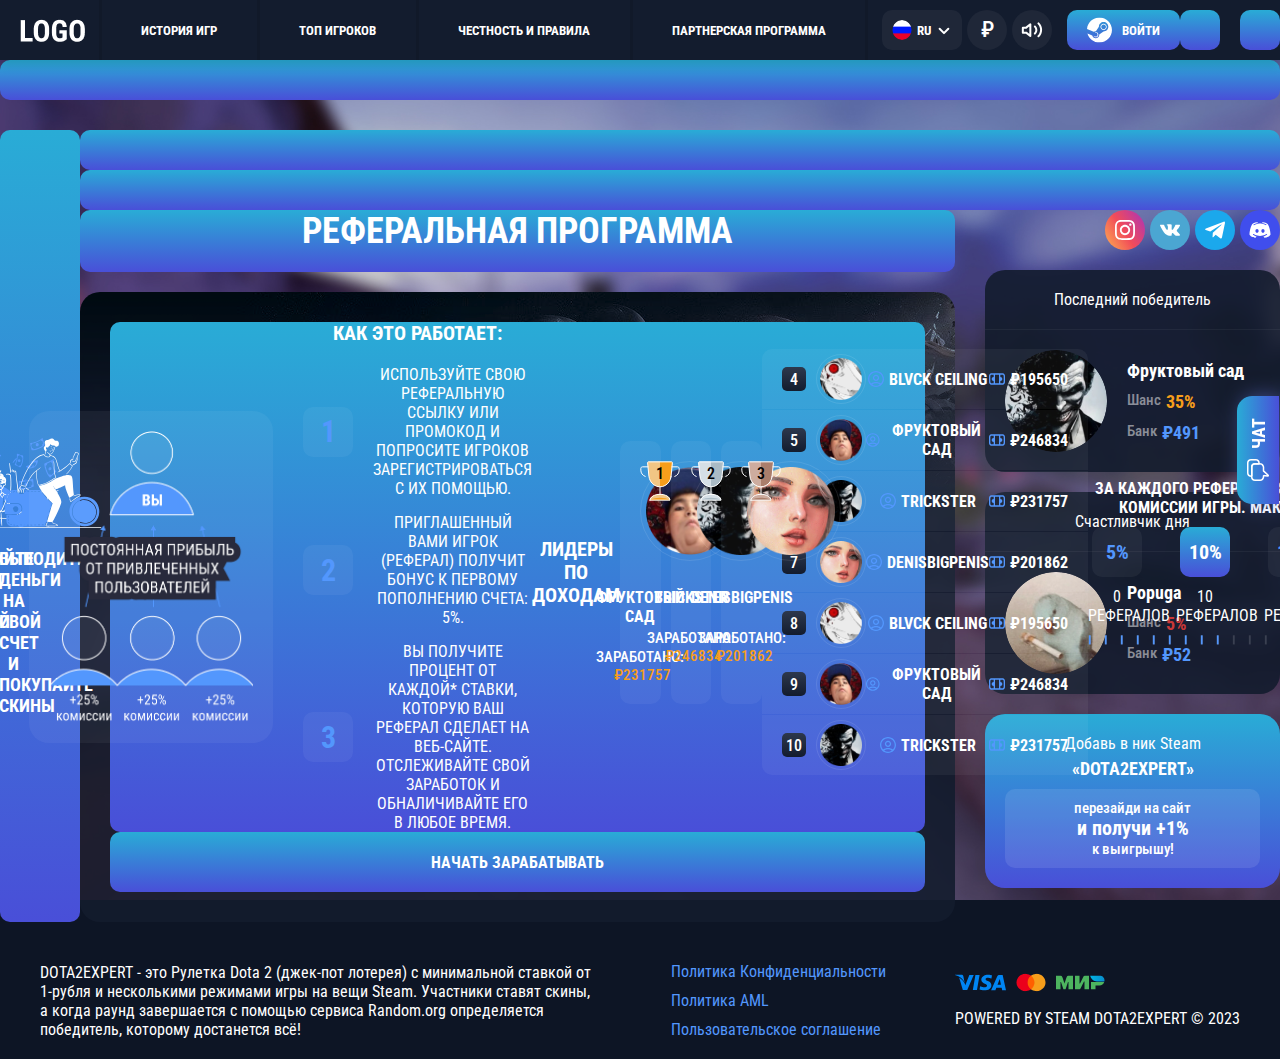
<file: ref-1.html>
<!DOCTYPE html>
<html lang="en">
  <head>
    <meta charset="utf-8" />
    <meta name="viewport" content="width=device-width, initial-scale=1" />
    <title></title>
    <link rel="stylesheet" href="css/slick.css">
    <link rel="stylesheet" href="css/all.css">
    <script src="https://code.jquery.com/jquery-3.6.3.min.js"></script>
    <script src="js/util.js"></script>
    <script src="js/slick.min.js"></script>
    <script src="js/jquery.scrollbar.js"></script>
    <script src="js/bootstrap.modal.js"></script>
    <script src="js/main.js"></script>
  </head>
  <body>
  <header class="header">
    <div class="container">
      <button class="btn btn-burger">
        <svg class="line" width="24" height="24" viewBox="0 0 24 24" fill="none" xmlns="http://www.w3.org/2000/svg">
          <path d="M3 5H21.07" stroke="white" stroke-width="2" stroke-linecap="round" stroke-linejoin="round"/>
          <path d="M3 12H21.07" stroke="white" stroke-width="2" stroke-linecap="round" stroke-linejoin="round"/>
          <path d="M3 19H21.07" stroke="white" stroke-width="2" stroke-linecap="round" stroke-linejoin="round"/>
        </svg>
        <svg class="close" width="24" height="24" viewBox="0 0 24 24" fill="none" xmlns="http://www.w3.org/2000/svg">
          <path d="M6 6L18.7742 18.7742" stroke="#5397FD" stroke-width="2" stroke-linecap="round" stroke-linejoin="round"/>
          <path d="M6 18.7742L18.7742 5.99998" stroke="#5397FD" stroke-width="2" stroke-linecap="round" stroke-linejoin="round"/>
        </svg>
      </button>
      <a href="#" class="logo"><img src="image/logo.png" alt=""></a>
      <div class="nav-box">
        <ul class="nav">
          <li>
            <a href="history.html">
            <span>
              История игр
            </span>
            </a>
          </li>
          <li>
            <a href="top-users.html">
            <span>
              Топ игроков
            </span>
            </a>
          </li>
          <li>
            <a href="faq.html">
            <span>
              Честность и Правила
            </span>
            </a>
          </li>
          <li>
            <a href="ref-1.html">
            <span>
              Партнерская программа
            </span>
            </a>
          </li>
        </ul>
        <div class="control-box">
          <div class="drop-lang">
            <a href="#">
            <span class="lang">
              <img src="image/flag-ru.png" alt="">
            </span>
              RU
              <svg width="16" height="16" viewBox="0 0 16 16" fill="none" xmlns="http://www.w3.org/2000/svg">
                <path d="M12.3289 6.75L7.97694 11.102L3.62495 6.75" stroke="white" stroke-width="2" stroke-linecap="round" stroke-linejoin="round"/>
              </svg>
            </a>
            <ul class="lang-list">
              <li><a href="#"><img src="image/flag-en.png" alt=""></a></li>
              <li><a href="#"><img src="image/flag-pr.png" alt=""></a></li>
              <li><a href="#"><img src="image/flag-gm.png" alt=""></a></li>
              <li><a href="#"><img src="image/flag-ch.png" alt=""></a></li>
            </ul>
          </div>
          <div class="currency-box">
            <button class="btn btn-control-head currency-btn">
              ₽
            </button>
            <ul class="currency-list">
              <li>
                <button class="btn btn-control-head currency-btn">
                  $
                </button>
              </li>
              <li>
                <button class="btn btn-control-head currency-btn">
                  €
                </button>
              </li>
            </ul>
          </div>
          <button class="btn btn-control-head sound-btn">
            <svg class="off" width="22" height="20" viewBox="0 0 22 20" fill="none" xmlns="http://www.w3.org/2000/svg">
              <path d="M1.45459 7.49996H4.78792L8.95459 4.16663V15.8333L4.78792 12.5H1.45459V7.49996Z" stroke="white" stroke-width="2" stroke-linecap="round" stroke-linejoin="round"/>
              <path d="M13.1211 7.5L18.4244 12.8033" stroke="white" stroke-width="2" stroke-linecap="round" stroke-linejoin="round"/>
              <path d="M13.1211 12.8033L18.4244 7.50004" stroke="white" stroke-width="2" stroke-linecap="round" stroke-linejoin="round"/>
            </svg>
            <svg class="on" width="22" height="20" viewBox="0 0 22 20" fill="none" xmlns="http://www.w3.org/2000/svg">
              <path d="M1.83325 7.63936H5.16659L9.33325 4.30603V15.9727L5.16659 12.6394H1.83325V7.63936Z" stroke="white" stroke-width="2" stroke-linecap="round" stroke-linejoin="round"/>
              <path d="M17.4184 3.33334C18.2696 4.18454 18.9448 5.19507 19.4055 6.30722C19.8662 7.41937 20.1033 8.61136 20.1033 9.81515C20.1033 11.0189 19.8662 12.2109 19.4055 13.3231C18.9448 14.4352 18.2696 15.4458 17.4184 16.297" stroke="white" stroke-width="2" stroke-linecap="round"/>
              <path d="M13.8624 6.50269C14.3267 6.96698 14.695 7.51817 14.9463 8.1248C15.1976 8.73143 15.3269 9.38161 15.3269 10.0382C15.3269 10.6948 15.1976 11.345 14.9463 11.9516C14.695 12.5583 14.3267 13.1095 13.8624 13.5738" stroke="white" stroke-width="2" stroke-linecap="round"/>
            </svg>
          </button>
        </div>
        <div class="nav-bottom">
          <div class="panel-bar">
            <ul class="social">
              <li>
                <a href="#" class="btn btn-ico insta">
                  <svg width="20" height="20" viewBox="0 0 20 20" fill="none" xmlns="http://www.w3.org/2000/svg">
                    <g clip-path="url(#clip0_1_127)">
                      <path d="M10.0034 4.86499C7.16757 4.86499 4.87173 7.16332 4.87173 9.99666C4.87173 12.8325 7.17007 15.1283 10.0034 15.1283C12.8392 15.1283 15.1351 12.83 15.1351 9.99666C15.1351 7.16082 12.8367 4.86499 10.0034 4.86499ZM10.0034 13.3275C8.16257 13.3275 6.67257 11.8367 6.67257 9.99666C6.67257 8.15666 8.1634 6.66582 10.0034 6.66582C11.8434 6.66582 13.3342 8.15666 13.3342 9.99666C13.3351 11.8367 11.8442 13.3275 10.0034 13.3275Z" fill="white"></path>
                      <path d="M14.1229 0.064348C12.2829 -0.0214852 7.72538 -0.0173186 5.88371 0.064348C4.26538 0.140181 2.83788 0.531014 1.68705 1.68185C-0.236285 3.60518 0.00954851 6.19684 0.00954851 9.99767C0.00954851 13.8877 -0.207118 16.4193 1.68705 18.3135C3.61788 20.2435 6.24705 19.991 10.0029 19.991C13.8562 19.991 15.1862 19.9935 16.5487 19.466C18.4012 18.7468 19.7995 17.091 19.9362 14.1168C20.0229 12.276 20.0179 7.71934 19.9362 5.87768C19.7712 2.36685 17.887 0.237681 14.1229 0.064348ZM17.0354 17.041C15.7745 18.3018 14.0254 18.1893 9.97871 18.1893C5.81205 18.1893 4.14121 18.251 2.92205 17.0285C1.51788 15.631 1.77205 13.3868 1.77205 9.98434C1.77205 5.38018 1.29955 2.06435 5.92038 1.82768C6.98205 1.79018 7.29455 1.77768 9.96705 1.77768L10.0045 1.80268C14.4454 1.80268 17.9295 1.33768 18.1387 5.95768C18.1862 7.01184 18.197 7.32851 18.197 9.99684C18.1962 14.1152 18.2745 15.796 17.0354 17.041Z" fill="white"></path>
                      <path d="M15.3385 5.86165C16.0008 5.86165 16.5376 5.32476 16.5376 4.66248C16.5376 4.0002 16.0008 3.46332 15.3385 3.46332C14.6762 3.46332 14.1393 4.0002 14.1393 4.66248C14.1393 5.32476 14.6762 5.86165 15.3385 5.86165Z" fill="white"></path>
                    </g>
                    <defs>
                      <clipPath id="clip0_1_127">
                        <rect width="20" height="20" fill="white"></rect>
                      </clipPath>
                    </defs>
                  </svg>
                </a>
              </li>
              <li>
                <a href="#" class="btn btn-ico vk">
                  <svg width="20" height="12" viewBox="0 0 20 12" fill="none" xmlns="http://www.w3.org/2000/svg">
                    <path d="M19.8939 10.5998C19.8697 10.5476 19.8471 10.5043 19.8262 10.4697C19.4792 9.84471 18.8161 9.07762 17.8372 8.16818L17.8166 8.14735L17.8062 8.13714L17.7957 8.12667H17.7852C17.341 7.70319 17.0597 7.41845 16.9419 7.27267C16.7263 6.99497 16.678 6.71387 16.7959 6.42906C16.8791 6.21387 17.1917 5.75943 17.733 5.0651C18.0178 4.69713 18.2433 4.40222 18.4098 4.18002C19.6109 2.58326 20.1316 1.56291 19.9719 1.11856L19.9098 1.01473C19.8681 0.952213 19.7606 0.895024 19.5872 0.842869C19.4134 0.790822 19.1914 0.782215 18.9206 0.816901L15.9216 0.837617C15.8731 0.820402 15.8037 0.822006 15.7133 0.842869C15.623 0.863731 15.5779 0.874199 15.5779 0.874199L15.5257 0.900276L15.4843 0.931606C15.4495 0.952322 15.4114 0.988759 15.3697 1.04084C15.3282 1.09274 15.2935 1.15365 15.2658 1.22306C14.9393 2.06305 14.5681 2.84404 14.1515 3.56597C13.8946 3.99646 13.6587 4.36954 13.4432 4.68542C13.2281 5.0012 13.0476 5.23386 12.9019 5.383C12.756 5.53228 12.6244 5.65187 12.5061 5.74221C12.388 5.83259 12.2979 5.87078 12.2355 5.85681C12.173 5.84284 12.1141 5.82898 12.0583 5.81512C11.9612 5.75261 11.883 5.66759 11.8241 5.56C11.765 5.4524 11.7252 5.31698 11.7043 5.15384C11.6836 4.99059 11.6714 4.85017 11.6679 4.73211C11.6646 4.61419 11.6661 4.4474 11.6732 4.23222C11.6804 4.01692 11.6836 3.87125 11.6836 3.79488C11.6836 3.53103 11.6888 3.24469 11.6991 2.93577C11.7096 2.62685 11.7181 2.38208 11.7252 2.20176C11.7323 2.02126 11.7356 1.83029 11.7356 1.62896C11.7356 1.42763 11.7233 1.26974 11.6991 1.15515C11.6752 1.0407 11.6384 0.9296 11.59 0.821897C11.5413 0.714303 11.4701 0.631073 11.3766 0.571988C11.2829 0.512975 11.1664 0.466145 11.0277 0.43135C10.6598 0.348083 10.1912 0.30304 9.62183 0.296037C8.33067 0.282178 7.50103 0.365554 7.1331 0.546056C6.98732 0.62232 6.8554 0.726521 6.73745 0.858333C6.61245 1.01112 6.59502 1.09449 6.68525 1.10821C7.10184 1.17061 7.39676 1.31989 7.57033 1.5559L7.63288 1.68097C7.68153 1.7712 7.73012 1.93095 7.77873 2.16C7.82728 2.38905 7.85861 2.64242 7.87239 2.91997C7.90704 3.42683 7.90704 3.86071 7.87239 4.22164C7.83764 4.58272 7.80481 4.86381 7.77348 5.06514C7.74215 5.26647 7.69532 5.42961 7.63288 5.55453C7.57033 5.67948 7.52872 5.75585 7.50785 5.78357C7.48703 5.81129 7.46967 5.82876 7.45588 5.83562C7.36565 5.87019 7.2718 5.88781 7.17468 5.88781C7.0774 5.88781 6.95945 5.83916 6.82064 5.74192C6.68186 5.64469 6.53783 5.51112 6.38855 5.34102C6.23927 5.17087 6.07091 4.93311 5.88341 4.62769C5.69605 4.32227 5.50165 3.9613 5.30032 3.54478L5.13375 3.24272C5.02962 3.04839 4.88738 2.76544 4.70688 2.39411C4.52627 2.02264 4.36663 1.66332 4.22785 1.31621C4.17237 1.17043 4.08904 1.05944 3.97798 0.983069L3.92586 0.951739C3.89121 0.92402 3.83559 0.894586 3.75929 0.86322C3.68288 0.83189 3.60315 0.809423 3.51977 0.7956L0.66657 0.816317C0.37501 0.816317 0.177183 0.882368 0.0730178 1.01429L0.0313298 1.07669C0.0105041 1.11145 0 1.16696 0 1.24337C0 1.31975 0.0208258 1.41348 0.0625138 1.52447C0.479029 2.50339 0.93198 3.44748 1.42137 4.35688C1.91075 5.26628 2.33602 5.99883 2.69692 6.55387C3.05789 7.10931 3.42582 7.63353 3.80072 8.12627C4.17562 8.61919 4.42378 8.93508 4.5452 9.07386C4.66676 9.21289 4.76224 9.31684 4.83165 9.38625L5.09203 9.63612C5.25863 9.80276 5.50329 10.0023 5.82611 10.2349C6.149 10.4675 6.50646 10.6966 6.89869 10.9224C7.29099 11.1478 7.74737 11.3318 8.26808 11.474C8.78873 11.6165 9.29548 11.6736 9.7884 11.646H10.9859C11.2288 11.6251 11.4128 11.5487 11.5379 11.4169L11.5793 11.3647C11.6072 11.3233 11.6333 11.2589 11.6573 11.1723C11.6817 11.0855 11.6938 10.9899 11.6938 10.8859C11.6867 10.5875 11.7094 10.3185 11.7613 10.079C11.8132 9.8396 11.8724 9.6591 11.9386 9.53753C12.0047 9.41608 12.0793 9.31359 12.1624 9.23051C12.2456 9.14724 12.3049 9.0968 12.3397 9.07944C12.3743 9.06197 12.4019 9.05012 12.4227 9.04301C12.5893 8.98749 12.7854 9.04125 13.0112 9.20454C13.2369 9.36768 13.4485 9.56912 13.6465 9.80853C13.8444 10.0481 14.0821 10.317 14.3597 10.6154C14.6375 10.914 14.8804 11.1359 15.0886 11.2819L15.2968 11.4069C15.4358 11.4903 15.6163 11.5666 15.8385 11.6361C16.0603 11.7054 16.2546 11.7228 16.4215 11.6881L19.0872 11.6465C19.3508 11.6465 19.556 11.6029 19.7015 11.5162C19.8473 11.4295 19.9339 11.3339 19.9619 11.2299C19.9897 11.1258 19.9912 11.0077 19.9672 10.8757C19.9425 10.744 19.9181 10.6519 19.8939 10.5998Z" fill="white"></path>
                  </svg>
                </a>
              </li>
              <li>
                <a href="#" class="btn btn-ico tg">
                  <svg width="20" height="18" viewBox="0 0 20 18" fill="none" xmlns="http://www.w3.org/2000/svg">
                    <path d="M19.9427 2.13516C20.2107 0.884258 19.4959 0.39283 18.6918 0.705557L0.911028 7.54086C-0.295203 8.03229 -0.250528 8.70242 0.732327 9.01515L5.24452 10.4001L15.7879 3.78815C16.2793 3.43074 16.7707 3.65412 16.3686 3.96685L7.83568 11.651L7.52296 16.3419C8.01439 16.3419 8.19309 16.1632 8.46114 15.8951L10.6502 13.7507L15.2518 17.146C16.1006 17.6375 16.726 17.3694 16.9494 16.3866L19.9427 2.13516Z" fill="white"></path>
                  </svg>
                </a>
              </li>
              <li>
                <a href="#" class="btn btn-ico dc">
                  <svg width="22" height="16" viewBox="0 0 22 16" fill="none" xmlns="http://www.w3.org/2000/svg">
                    <path d="M18.5897 1.96025C16.7727 0.497551 13.898 0.24966 13.7747 0.240986C13.6811 0.233276 13.5874 0.254885 13.5066 0.302818C13.4257 0.350751 13.3618 0.422635 13.3237 0.508508C13.2689 0.631869 13.2223 0.758761 13.1845 0.888334C14.3865 1.09149 15.8629 1.50007 17.1987 2.32912C17.2496 2.36074 17.2938 2.40209 17.3288 2.45081C17.3638 2.49953 17.3888 2.55466 17.4025 2.61305C17.4162 2.67145 17.4182 2.73196 17.4085 2.79115C17.3988 2.85033 17.3775 2.90702 17.3459 2.95797C17.3143 3.00893 17.2729 3.05316 17.2242 3.08814C17.1755 3.12312 17.1203 3.14816 17.0619 3.16183C17.0035 3.1755 16.943 3.17754 16.8839 3.16782C16.8247 3.1581 16.768 3.13683 16.717 3.1052C14.4207 1.67949 11.5528 1.60872 11 1.60872C10.4476 1.60872 7.57791 1.67994 5.28298 3.10475C5.23202 3.13637 5.17533 3.15765 5.11615 3.16736C5.05697 3.17708 4.99645 3.17504 4.93806 3.16137C4.82012 3.13376 4.71799 3.06043 4.65412 2.95752C4.59025 2.8546 4.56988 2.73053 4.59749 2.6126C4.6251 2.49466 4.69843 2.39253 4.80135 2.32866C6.13713 1.5019 7.61352 1.09149 8.81554 0.890159C8.74615 0.663725 8.68315 0.520834 8.67859 0.508508C8.6406 0.422028 8.5764 0.349674 8.49505 0.301669C8.4137 0.253664 8.31933 0.232436 8.22526 0.240986C8.102 0.250116 5.22728 0.497551 3.38522 1.97988C2.42424 2.86918 0.5 8.06942 0.5 12.5652C0.5 12.6456 0.521456 12.7223 0.560717 12.7917C1.88737 15.1245 5.50941 15.734 6.3348 15.7609H6.34896C6.42099 15.7611 6.49204 15.7442 6.55631 15.7117C6.62058 15.6792 6.67624 15.6319 6.71874 15.5737L7.5528 14.4251C5.30078 13.844 4.15035 12.856 4.08461 12.7972C3.9938 12.717 3.93855 12.6041 3.93102 12.4832C3.92348 12.3623 3.96428 12.2434 4.04443 12.1526C4.12459 12.0617 4.23753 12.0065 4.35842 11.999C4.47931 11.9914 4.59824 12.0322 4.68904 12.1124C4.71552 12.1375 6.83424 13.9348 11 13.9348C15.1726 13.9348 17.2913 12.1302 17.3128 12.1124C17.4039 12.0328 17.5228 11.9926 17.6435 12.0007C17.7642 12.0087 17.8768 12.0643 17.9565 12.1553C17.9959 12.2001 18.0262 12.2523 18.0455 12.3088C18.0648 12.3654 18.0727 12.4251 18.0689 12.4847C18.0651 12.5443 18.0496 12.6026 18.0232 12.6562C17.9969 12.7098 17.9602 12.7577 17.9154 12.7972C17.8497 12.856 16.6992 13.844 14.4472 14.4251L15.2817 15.5737C15.3242 15.6318 15.3798 15.6791 15.4439 15.7116C15.5081 15.7441 15.5791 15.761 15.651 15.7609H15.6647C16.491 15.734 20.1126 15.124 21.4397 12.7917C21.4785 12.7223 21.5 12.6456 21.5 12.5652C21.5 8.06942 19.5758 2.86964 18.5897 1.96025ZM8.03261 10.7392C7.1497 10.7392 6.43478 9.92198 6.43478 8.91307C6.43478 7.90416 7.1497 7.08699 8.03261 7.08699C8.91552 7.08699 9.63043 7.90416 9.63043 8.91307C9.63043 9.92198 8.91552 10.7392 8.03261 10.7392ZM13.9674 10.7392C13.0845 10.7392 12.3696 9.92198 12.3696 8.91307C12.3696 7.90416 13.0845 7.08699 13.9674 7.08699C14.8503 7.08699 15.5652 7.90416 15.5652 8.91307C15.5652 9.92198 14.8503 10.7392 13.9674 10.7392Z" fill="white"></path>
                  </svg>
                </a>
              </li>
            </ul>
          </div>
          <button class="btn btn-primary btn-support">
            <span class="ico">
              <img src="image/img-support.png" alt="">
            </span>
            <span class="text">
              <strong>Support 24/7</strong>
              <span>Мы всегда поможем</span>
            </span>
          </button>
        </div>
        <span class="close">
          <svg width="24" height="24" viewBox="0 0 24 24" fill="none" xmlns="http://www.w3.org/2000/svg">
            <g>
            <path d="M6 6.00003L18.7742 18.7742" stroke="white" stroke-width="2" stroke-linecap="round" stroke-linejoin="round"/>
            <path d="M6 18.7742L18.7742 6.00001" stroke="white" stroke-width="2" stroke-linecap="round" stroke-linejoin="round"/>
            </g>
            </svg>
        </span>
      </div>
      <div class="profile-holder">
        <a href="lk-wallet.html" class="btn btn-primary btn-small">
          <svg width="25" height="26" viewBox="0 0 25 26" fill="none" xmlns="http://www.w3.org/2000/svg">
            <g clip-path="url(#clip0_1_62)">
              <path d="M14.2517 9.77419C14.2517 8.47086 15.3083 7.41419 16.6108 7.41419C17.9133 7.41419 18.97 8.47086 18.97 9.77336C18.97 11.0767 17.9142 12.1325 16.6108 12.1325C16.6108 12.1325 16.6108 12.1325 16.61 12.1325C15.3075 12.1325 14.2517 11.0767 14.2517 9.77419C14.2517 9.77419 14.2508 9.77419 14.2508 9.77336L14.2517 9.77419ZM19.7425 9.77919C19.7425 8.04502 18.3367 6.63919 16.6025 6.63919C14.8683 6.63919 13.4625 8.04502 13.4625 9.77919C13.4625 11.5134 14.8683 12.9192 16.6025 12.9192C18.3358 12.9167 19.74 11.5117 19.7425 9.77919ZM7.85584 19.4667L6.32167 18.8317C6.75834 19.73 7.66417 20.3384 8.71167 20.3384C9.80917 20.3384 10.7517 19.6709 11.1533 18.7192L11.16 18.7017C11.2892 18.4 11.365 18.0484 11.365 17.68C11.365 16.2159 10.1783 15.0292 8.71417 15.0292C8.37667 15.0292 8.05417 15.0925 7.75751 15.2067L7.77584 15.2009L9.36167 15.8567C10.0717 16.16 10.5608 16.8534 10.5608 17.66C10.5608 18.74 9.68501 19.6159 8.60501 19.6159C8.33501 19.6159 8.07834 19.5609 7.84417 19.4625L7.85667 19.4675L7.85584 19.4667ZM12.4783 0.503357C5.93084 0.50419 0.560839 5.54169 0.0300058 11.9517L0.0266724 11.9967L6.72501 14.765C7.28167 14.38 7.97084 14.1509 8.71417 14.1509C8.71501 14.1509 8.71584 14.1509 8.71584 14.1509C8.78167 14.1509 8.84584 14.155 8.91167 14.1575L11.8908 9.84419V9.78252C11.8933 7.18252 14.0017 5.07586 16.6017 5.07586C19.2033 5.07586 21.3125 7.18502 21.3125 9.78669C21.3125 12.3884 19.2033 14.4975 16.6017 14.4975H16.4925L12.2475 17.5292C12.2475 17.5834 12.2517 17.6384 12.2517 17.695C12.2517 17.6959 12.2517 17.6967 12.2517 17.6975C12.2517 19.6492 10.6692 21.2317 8.71751 21.2317C7.01167 21.2317 5.58751 20.0225 5.25667 18.415L5.25251 18.3925L0.456672 16.4067C1.99084 21.6942 6.79084 25.4942 12.4775 25.4942C19.3783 25.4942 24.9725 19.9 24.9725 12.9992C24.9725 6.09836 19.3783 0.50419 12.4775 0.50419L12.4783 0.503357Z" fill="white"/>
            </g>
            <defs>
              <clipPath id="clip0_1_62">
                <rect width="25" height="25" fill="white" transform="translate(0 0.5)"/>
              </clipPath>
            </defs>
          </svg>
          войти
        </button>
      </div>
    </div>
  </header>

  <div class="wrapper">
    <div class="container">
      <div class="column-box">
        <div class="content">
          <h1 class="mb20">РЕФЕРАЛЬНАЯ ПРОГРАММА</h1>
          <div class="box ref-box">
            <h2 class="mb10 big">начните зарабатывать до 25% от каждой игры</h2>
            <h3 class="small mb30">Приводите своих друзей и получайте деньги с их каждой игры</h3>
            <div class="info-ref">
              <div class="item">
                <span class="number">1</span>
                <div class="ico">
                  <img src="image/ico-ref-01.svg" alt="">
                </div>
                <span>Приглашайте Друзей</span>
              </div>
              <div class="item">
                <span class="number">2</span>
                <div class="ico">
                  <img src="image/ico-ref-02.svg" alt="">
                </div>
                <span>Получайте Профит с каждой игры</span>
              </div>
              <div class="item">
                <span class="number">3</span>
                <div class="ico">
                  <img src="image/ico-ref-03.svg" alt="">
                </div>
                <span>Выводите деньги на свой счет и покупайте скины</span>
              </div>
            </div>
            <hr>
            <div class="works-info">
              <div class="img">
                <img src="image/img-ref-work.png" alt="">
              </div>
              <div class="list-block">
                <h3>как это работает:</h3>
                <div class="item">
                  <span class="number">1</span>
                  <div class="text">
                    <p>Используйте свою реферальную ссылку или промокод и попросите игроков зарегистрироваться
                      с их помощью.</p>
                  </div>
                </div>
                <div class="item">
                  <span class="number">2</span>
                  <div class="text">
                    <p>Приглашенный Вами игрок (реферал) получит бонус к первому пополнению счета: 5%.</p>
                  </div>
                </div>
                <div class="item">
                  <span class="number">3</span>
                  <div class="text">
                    <p>Вы получите процент от каждой* ставки, которую ваш реферал сделает на веб-сайте. Отслеживайте свой заработок и обналичивайте его в любое время.</p>
                  </div>
                </div>
              </div>
            </div>
            <hr>
            <h3 class="mb10">ЛИДЕРЫ ПО ДОХОДАМ</h3>
            <div class="first-top">
              <div class="item">
                <span class="number gold">1</span>
                <div class="img btn-user"><img src="image/img-14.png" alt=""></div>
                <span class="info name">
                    <svg width="17" height="17" viewBox="0 0 17 17" fill="none" xmlns="http://www.w3.org/2000/svg">
                    <path d="M8.5 0.5C12.9183 0.5 16.5 4.08172 16.5 8.5C16.5 12.9183 12.9183 16.5 8.5 16.5C4.08172 16.5 0.5 12.9183 0.5 8.5C0.5 4.08172 4.08172 0.5 8.5 0.5ZM8.5 12.8333C7.10937 12.8333 5.78003 13.2213 4.63548 13.9327C5.72545 14.7097 7.05936 15.1667 8.5 15.1667C9.94034 15.1667 11.274 14.7099 12.364 13.9333C11.2197 13.2212 9.89046 12.8333 8.5 12.8333ZM8.5 1.83333C4.8181 1.83333 1.83333 4.8181 1.83333 8.5C1.83333 10.2438 2.50284 11.8312 3.59882 13.0192C5.02375 12.0388 6.72066 11.5 8.5 11.5C10.2795 11.5 11.9766 12.0389 13.4018 13.0183C14.4974 11.8306 15.1667 10.2435 15.1667 8.5C15.1667 4.8181 12.1819 1.83333 8.5 1.83333ZM8.5 4.16667C10.2494 4.16667 11.6667 5.58389 11.6667 7.33333C11.6667 9.08277 10.2494 10.5 8.5 10.5C6.75056 10.5 5.33333 9.08277 5.33333 7.33333C5.33333 5.58389 6.75056 4.16667 8.5 4.16667ZM8.5 5.5C7.48694 5.5 6.66667 6.32027 6.66667 7.33333C6.66667 8.34639 7.48694 9.16667 8.5 9.16667C9.51306 9.16667 10.3333 8.34639 10.3333 7.33333C10.3333 6.32027 9.51306 5.5 8.5 5.5Z" fill="#5397FD"/>
                    </svg>
                    Фруктовый сад
                  </span>
                <span class="info">
                    <svg width="17" height="12" viewBox="0 0 17 12" fill="none" xmlns="http://www.w3.org/2000/svg">
                    <path fill-rule="evenodd" clip-rule="evenodd" d="M4.33913 0.333252H12.6609C13.1975 0.333244 13.6404 0.333237 14.0012 0.362715C14.3759 0.393332 14.7204 0.459042 15.044 0.623902C15.5457 0.879564 15.9537 1.28751 16.2094 1.78928C16.3742 2.11283 16.4399 2.4573 16.4705 2.83204C16.5 3.19283 16.5 3.63573 16.5 4.17237V7.82747C16.5 8.36411 16.5 8.80701 16.4705 9.1678C16.4399 9.54253 16.3742 9.887 16.2094 10.2106C15.9537 10.7123 15.5457 11.1203 15.044 11.3759C14.7204 11.5408 14.3759 11.6065 14.0012 11.6371C13.6404 11.6666 13.1975 11.6666 12.6609 11.6666H4.33912C3.80248 11.6666 3.35958 11.6666 2.99878 11.6371C2.62405 11.6065 2.27958 11.5408 1.95603 11.3759C1.45426 11.1203 1.04631 10.7123 0.79065 10.2106C0.62579 9.887 0.56008 9.54253 0.529464 9.1678C0.499986 8.80701 0.499992 8.36411 0.5 7.82747V4.17239C0.499992 3.63575 0.499986 3.19283 0.529464 2.83204C0.56008 2.4573 0.62579 2.11283 0.79065 1.78928C1.04631 1.28751 1.45426 0.879564 1.95603 0.623902C2.27958 0.459042 2.62405 0.393332 2.99878 0.362715C3.35958 0.333237 3.80249 0.333244 4.33913 0.333252ZM3.10736 1.69162C2.81508 1.7155 2.66561 1.75878 2.56135 1.81191C2.31046 1.93974 2.10649 2.14372 1.97866 2.3946C1.92553 2.49886 1.88225 2.64833 1.85837 2.94061C1.83385 3.24067 1.83333 3.62887 1.83333 4.19992V7.79992C1.83333 8.37097 1.83385 8.75917 1.85837 9.05923C1.88225 9.3515 1.92553 9.50097 1.97866 9.60524C2.10649 9.85612 2.31046 10.0601 2.56135 10.1879C2.66561 10.2411 2.81508 10.2843 3.10736 10.3082C3.40742 10.3327 3.79561 10.3333 4.36667 10.3333H5.16667V7.99992C4.0621 7.99992 3.16667 7.10449 3.16667 5.99992C3.16667 4.89535 4.0621 3.99992 5.16667 3.99992V1.66659H4.36667C3.79561 1.66659 3.40742 1.6671 3.10736 1.69162ZM10.5 10.3333H6.5V1.66659H10.5V10.3333ZM11.8333 10.3333H12.6333C13.2044 10.3333 13.5926 10.3327 13.8926 10.3082C14.1849 10.2843 14.3344 10.2411 14.4387 10.1879C14.6895 10.0601 14.8935 9.85612 15.0213 9.60524C15.0745 9.50097 15.1178 9.3515 15.1416 9.05923C15.1661 8.75917 15.1667 8.37097 15.1667 7.79992V4.19992C15.1667 3.62887 15.1661 3.24067 15.1416 2.94061C15.1178 2.64833 15.0745 2.49887 15.0213 2.3946C14.8935 2.14372 14.6895 1.93974 14.4387 1.81191C14.3344 1.75878 14.1849 1.7155 13.8926 1.69162C13.5926 1.6671 13.2044 1.66659 12.6333 1.66659H11.8333V3.99992C12.9379 3.99992 13.8333 4.89535 13.8333 5.99992C13.8333 7.10449 12.9379 7.99992 11.8333 7.99992V10.3333Z" fill="#5397FD"/>
                    </svg>
                    Заработано: <span>₽231757</span>
                  </span>
              </div>
              <div class="item">
                <span class="number silver">2</span>
                <div class="img btn-user"><img src="image/img-04.png" alt=""></div>
                <span class="info name">
                    <svg width="17" height="17" viewBox="0 0 17 17" fill="none" xmlns="http://www.w3.org/2000/svg">
                    <path d="M8.5 0.5C12.9183 0.5 16.5 4.08172 16.5 8.5C16.5 12.9183 12.9183 16.5 8.5 16.5C4.08172 16.5 0.5 12.9183 0.5 8.5C0.5 4.08172 4.08172 0.5 8.5 0.5ZM8.5 12.8333C7.10937 12.8333 5.78003 13.2213 4.63548 13.9327C5.72545 14.7097 7.05936 15.1667 8.5 15.1667C9.94034 15.1667 11.274 14.7099 12.364 13.9333C11.2197 13.2212 9.89046 12.8333 8.5 12.8333ZM8.5 1.83333C4.8181 1.83333 1.83333 4.8181 1.83333 8.5C1.83333 10.2438 2.50284 11.8312 3.59882 13.0192C5.02375 12.0388 6.72066 11.5 8.5 11.5C10.2795 11.5 11.9766 12.0389 13.4018 13.0183C14.4974 11.8306 15.1667 10.2435 15.1667 8.5C15.1667 4.8181 12.1819 1.83333 8.5 1.83333ZM8.5 4.16667C10.2494 4.16667 11.6667 5.58389 11.6667 7.33333C11.6667 9.08277 10.2494 10.5 8.5 10.5C6.75056 10.5 5.33333 9.08277 5.33333 7.33333C5.33333 5.58389 6.75056 4.16667 8.5 4.16667ZM8.5 5.5C7.48694 5.5 6.66667 6.32027 6.66667 7.33333C6.66667 8.34639 7.48694 9.16667 8.5 9.16667C9.51306 9.16667 10.3333 8.34639 10.3333 7.33333C10.3333 6.32027 9.51306 5.5 8.5 5.5Z" fill="#5397FD"/>
                    </svg>
                    Trickster
                  </span>
                <span class="info">
                    <svg width="17" height="12" viewBox="0 0 17 12" fill="none" xmlns="http://www.w3.org/2000/svg">
                    <path fill-rule="evenodd" clip-rule="evenodd" d="M4.33913 0.333252H12.6609C13.1975 0.333244 13.6404 0.333237 14.0012 0.362715C14.3759 0.393332 14.7204 0.459042 15.044 0.623902C15.5457 0.879564 15.9537 1.28751 16.2094 1.78928C16.3742 2.11283 16.4399 2.4573 16.4705 2.83204C16.5 3.19283 16.5 3.63573 16.5 4.17237V7.82747C16.5 8.36411 16.5 8.80701 16.4705 9.1678C16.4399 9.54253 16.3742 9.887 16.2094 10.2106C15.9537 10.7123 15.5457 11.1203 15.044 11.3759C14.7204 11.5408 14.3759 11.6065 14.0012 11.6371C13.6404 11.6666 13.1975 11.6666 12.6609 11.6666H4.33912C3.80248 11.6666 3.35958 11.6666 2.99878 11.6371C2.62405 11.6065 2.27958 11.5408 1.95603 11.3759C1.45426 11.1203 1.04631 10.7123 0.79065 10.2106C0.62579 9.887 0.56008 9.54253 0.529464 9.1678C0.499986 8.80701 0.499992 8.36411 0.5 7.82747V4.17239C0.499992 3.63575 0.499986 3.19283 0.529464 2.83204C0.56008 2.4573 0.62579 2.11283 0.79065 1.78928C1.04631 1.28751 1.45426 0.879564 1.95603 0.623902C2.27958 0.459042 2.62405 0.393332 2.99878 0.362715C3.35958 0.333237 3.80249 0.333244 4.33913 0.333252ZM3.10736 1.69162C2.81508 1.7155 2.66561 1.75878 2.56135 1.81191C2.31046 1.93974 2.10649 2.14372 1.97866 2.3946C1.92553 2.49886 1.88225 2.64833 1.85837 2.94061C1.83385 3.24067 1.83333 3.62887 1.83333 4.19992V7.79992C1.83333 8.37097 1.83385 8.75917 1.85837 9.05923C1.88225 9.3515 1.92553 9.50097 1.97866 9.60524C2.10649 9.85612 2.31046 10.0601 2.56135 10.1879C2.66561 10.2411 2.81508 10.2843 3.10736 10.3082C3.40742 10.3327 3.79561 10.3333 4.36667 10.3333H5.16667V7.99992C4.0621 7.99992 3.16667 7.10449 3.16667 5.99992C3.16667 4.89535 4.0621 3.99992 5.16667 3.99992V1.66659H4.36667C3.79561 1.66659 3.40742 1.6671 3.10736 1.69162ZM10.5 10.3333H6.5V1.66659H10.5V10.3333ZM11.8333 10.3333H12.6333C13.2044 10.3333 13.5926 10.3327 13.8926 10.3082C14.1849 10.2843 14.3344 10.2411 14.4387 10.1879C14.6895 10.0601 14.8935 9.85612 15.0213 9.60524C15.0745 9.50097 15.1178 9.3515 15.1416 9.05923C15.1661 8.75917 15.1667 8.37097 15.1667 7.79992V4.19992C15.1667 3.62887 15.1661 3.24067 15.1416 2.94061C15.1178 2.64833 15.0745 2.49887 15.0213 2.3946C14.8935 2.14372 14.6895 1.93974 14.4387 1.81191C14.3344 1.75878 14.1849 1.7155 13.8926 1.69162C13.5926 1.6671 13.2044 1.66659 12.6333 1.66659H11.8333V3.99992C12.9379 3.99992 13.8333 4.89535 13.8333 5.99992C13.8333 7.10449 12.9379 7.99992 11.8333 7.99992V10.3333Z" fill="#5397FD"/>
                    </svg>
                    Заработано: <span>₽246834</span>
                  </span>
              </div>
              <div class="item">
                <span class="number bronze">3</span>
                <div class="img btn-user"><img src="image/img-01.png" alt=""></div>
                <span class="info name">
                    <svg width="17" height="17" viewBox="0 0 17 17" fill="none" xmlns="http://www.w3.org/2000/svg">
                    <path d="M8.5 0.5C12.9183 0.5 16.5 4.08172 16.5 8.5C16.5 12.9183 12.9183 16.5 8.5 16.5C4.08172 16.5 0.5 12.9183 0.5 8.5C0.5 4.08172 4.08172 0.5 8.5 0.5ZM8.5 12.8333C7.10937 12.8333 5.78003 13.2213 4.63548 13.9327C5.72545 14.7097 7.05936 15.1667 8.5 15.1667C9.94034 15.1667 11.274 14.7099 12.364 13.9333C11.2197 13.2212 9.89046 12.8333 8.5 12.8333ZM8.5 1.83333C4.8181 1.83333 1.83333 4.8181 1.83333 8.5C1.83333 10.2438 2.50284 11.8312 3.59882 13.0192C5.02375 12.0388 6.72066 11.5 8.5 11.5C10.2795 11.5 11.9766 12.0389 13.4018 13.0183C14.4974 11.8306 15.1667 10.2435 15.1667 8.5C15.1667 4.8181 12.1819 1.83333 8.5 1.83333ZM8.5 4.16667C10.2494 4.16667 11.6667 5.58389 11.6667 7.33333C11.6667 9.08277 10.2494 10.5 8.5 10.5C6.75056 10.5 5.33333 9.08277 5.33333 7.33333C5.33333 5.58389 6.75056 4.16667 8.5 4.16667ZM8.5 5.5C7.48694 5.5 6.66667 6.32027 6.66667 7.33333C6.66667 8.34639 7.48694 9.16667 8.5 9.16667C9.51306 9.16667 10.3333 8.34639 10.3333 7.33333C10.3333 6.32027 9.51306 5.5 8.5 5.5Z" fill="#5397FD"/>
                    </svg>
                    DenisBigPenis
                  </span>
                <span class="info">
                    <svg width="17" height="12" viewBox="0 0 17 12" fill="none" xmlns="http://www.w3.org/2000/svg">
                    <path fill-rule="evenodd" clip-rule="evenodd" d="M4.33913 0.333252H12.6609C13.1975 0.333244 13.6404 0.333237 14.0012 0.362715C14.3759 0.393332 14.7204 0.459042 15.044 0.623902C15.5457 0.879564 15.9537 1.28751 16.2094 1.78928C16.3742 2.11283 16.4399 2.4573 16.4705 2.83204C16.5 3.19283 16.5 3.63573 16.5 4.17237V7.82747C16.5 8.36411 16.5 8.80701 16.4705 9.1678C16.4399 9.54253 16.3742 9.887 16.2094 10.2106C15.9537 10.7123 15.5457 11.1203 15.044 11.3759C14.7204 11.5408 14.3759 11.6065 14.0012 11.6371C13.6404 11.6666 13.1975 11.6666 12.6609 11.6666H4.33912C3.80248 11.6666 3.35958 11.6666 2.99878 11.6371C2.62405 11.6065 2.27958 11.5408 1.95603 11.3759C1.45426 11.1203 1.04631 10.7123 0.79065 10.2106C0.62579 9.887 0.56008 9.54253 0.529464 9.1678C0.499986 8.80701 0.499992 8.36411 0.5 7.82747V4.17239C0.499992 3.63575 0.499986 3.19283 0.529464 2.83204C0.56008 2.4573 0.62579 2.11283 0.79065 1.78928C1.04631 1.28751 1.45426 0.879564 1.95603 0.623902C2.27958 0.459042 2.62405 0.393332 2.99878 0.362715C3.35958 0.333237 3.80249 0.333244 4.33913 0.333252ZM3.10736 1.69162C2.81508 1.7155 2.66561 1.75878 2.56135 1.81191C2.31046 1.93974 2.10649 2.14372 1.97866 2.3946C1.92553 2.49886 1.88225 2.64833 1.85837 2.94061C1.83385 3.24067 1.83333 3.62887 1.83333 4.19992V7.79992C1.83333 8.37097 1.83385 8.75917 1.85837 9.05923C1.88225 9.3515 1.92553 9.50097 1.97866 9.60524C2.10649 9.85612 2.31046 10.0601 2.56135 10.1879C2.66561 10.2411 2.81508 10.2843 3.10736 10.3082C3.40742 10.3327 3.79561 10.3333 4.36667 10.3333H5.16667V7.99992C4.0621 7.99992 3.16667 7.10449 3.16667 5.99992C3.16667 4.89535 4.0621 3.99992 5.16667 3.99992V1.66659H4.36667C3.79561 1.66659 3.40742 1.6671 3.10736 1.69162ZM10.5 10.3333H6.5V1.66659H10.5V10.3333ZM11.8333 10.3333H12.6333C13.2044 10.3333 13.5926 10.3327 13.8926 10.3082C14.1849 10.2843 14.3344 10.2411 14.4387 10.1879C14.6895 10.0601 14.8935 9.85612 15.0213 9.60524C15.0745 9.50097 15.1178 9.3515 15.1416 9.05923C15.1661 8.75917 15.1667 8.37097 15.1667 7.79992V4.19992C15.1667 3.62887 15.1661 3.24067 15.1416 2.94061C15.1178 2.64833 15.0745 2.49887 15.0213 2.3946C14.8935 2.14372 14.6895 1.93974 14.4387 1.81191C14.3344 1.75878 14.1849 1.7155 13.8926 1.69162C13.5926 1.6671 13.2044 1.66659 12.6333 1.66659H11.8333V3.99992C12.9379 3.99992 13.8333 4.89535 13.8333 5.99992C13.8333 7.10449 12.9379 7.99992 11.8333 7.99992V10.3333Z" fill="#5397FD"/>
                    </svg>
                    Заработано: <span>₽201862</span>
                  </span>
              </div>
            </div>
            <div class="top-users-table top-ref-table">
              <div class="body">
                <div class="item">
                    <span class="info">
                      <span class="number">4</span>
                      <span class="img btn-user">
                        <img src="image/img-08.png" alt="">
                      </span>
                    </span>
                  <span class="info">
                      <svg width="16" height="16" viewBox="0 0 16 16" fill="none" xmlns="http://www.w3.org/2000/svg">
                      <path d="M8 0C12.4183 0 16 3.58172 16 8C16 12.4183 12.4183 16 8 16C3.58172 16 0 12.4183 0 8C0 3.58172 3.58172 0 8 0ZM8 12.3333C6.60937 12.3333 5.28003 12.7213 4.13548 13.4327C5.22545 14.2097 6.55936 14.6667 8 14.6667C9.44034 14.6667 10.774 14.2099 11.864 13.4333C10.7197 12.7212 9.39046 12.3333 8 12.3333ZM8 1.33333C4.3181 1.33333 1.33333 4.3181 1.33333 8C1.33333 9.74378 2.00284 11.3312 3.09882 12.5192C4.52375 11.5388 6.22066 11 8 11C9.77953 11 11.4766 11.5389 12.9018 12.5183C13.9974 11.3306 14.6667 9.74346 14.6667 8C14.6667 4.3181 11.6819 1.33333 8 1.33333ZM8 3.66667C9.74944 3.66667 11.1667 5.08389 11.1667 6.83333C11.1667 8.58277 9.74944 10 8 10C6.25056 10 4.83333 8.58277 4.83333 6.83333C4.83333 5.08389 6.25056 3.66667 8 3.66667ZM8 5C6.98694 5 6.16667 5.82027 6.16667 6.83333C6.16667 7.84639 6.98694 8.66667 8 8.66667C9.01306 8.66667 9.83333 7.84639 9.83333 6.83333C9.83333 5.82027 9.01306 5 8 5Z" fill="#5397FD"/>
                      </svg>
                      Blvck Ceiling
                    </span>
                  <span class="info">
                      <svg width="16" height="12" viewBox="0 0 16 12" fill="none" xmlns="http://www.w3.org/2000/svg">
                      <path fill-rule="evenodd" clip-rule="evenodd" d="M3.83913 0.333252H12.1609C12.6975 0.333244 13.1404 0.333237 13.5012 0.362715C13.8759 0.393332 14.2204 0.459042 14.544 0.623902C15.0457 0.879564 15.4537 1.28751 15.7094 1.78928C15.8742 2.11283 15.9399 2.4573 15.9705 2.83204C16 3.19283 16 3.63573 16 4.17237V7.82747C16 8.36411 16 8.80701 15.9705 9.1678C15.9399 9.54253 15.8742 9.887 15.7094 10.2106C15.4537 10.7123 15.0457 11.1203 14.544 11.3759C14.2204 11.5408 13.8759 11.6065 13.5012 11.6371C13.1404 11.6666 12.6975 11.6666 12.1609 11.6666H3.83912C3.30248 11.6666 2.85958 11.6666 2.49878 11.6371C2.12405 11.6065 1.77958 11.5408 1.45603 11.3759C0.954261 11.1203 0.546313 10.7123 0.29065 10.2106C0.12579 9.887 0.0600803 9.54253 0.0294636 9.1678C-1.42455e-05 8.80701 -7.68764e-06 8.36411 2.59849e-07 7.82747V4.17239C-7.68764e-06 3.63575 -1.42455e-05 3.19283 0.0294636 2.83204C0.0600803 2.4573 0.12579 2.11283 0.29065 1.78928C0.546313 1.28751 0.954261 0.879564 1.45603 0.623902C1.77958 0.459042 2.12405 0.393332 2.49878 0.362715C2.85958 0.333237 3.30249 0.333244 3.83913 0.333252ZM2.60736 1.69162C2.31508 1.7155 2.16561 1.75878 2.06135 1.81191C1.81046 1.93974 1.60649 2.14372 1.47866 2.3946C1.42553 2.49886 1.38225 2.64833 1.35837 2.94061C1.33385 3.24067 1.33333 3.62887 1.33333 4.19992V7.79992C1.33333 8.37097 1.33385 8.75917 1.35837 9.05923C1.38225 9.3515 1.42553 9.50097 1.47866 9.60524C1.60649 9.85612 1.81046 10.0601 2.06135 10.1879C2.16561 10.2411 2.31508 10.2843 2.60736 10.3082C2.90742 10.3327 3.29561 10.3333 3.86667 10.3333H4.66667V7.99992C3.5621 7.99992 2.66667 7.10449 2.66667 5.99992C2.66667 4.89535 3.5621 3.99992 4.66667 3.99992V1.66659H3.86667C3.29561 1.66659 2.90742 1.6671 2.60736 1.69162ZM10 10.3333H6V1.66659H10V10.3333ZM11.3333 10.3333H12.1333C12.7044 10.3333 13.0926 10.3327 13.3926 10.3082C13.6849 10.2843 13.8344 10.2411 13.9387 10.1879C14.1895 10.0601 14.3935 9.85612 14.5213 9.60524C14.5745 9.50097 14.6178 9.3515 14.6416 9.05923C14.6661 8.75917 14.6667 8.37097 14.6667 7.79992V4.19992C14.6667 3.62887 14.6661 3.24067 14.6416 2.94061C14.6178 2.64833 14.5745 2.49887 14.5213 2.3946C14.3935 2.14372 14.1895 1.93974 13.9387 1.81191C13.8344 1.75878 13.6849 1.7155 13.3926 1.69162C13.0926 1.6671 12.7044 1.66659 12.1333 1.66659H11.3333V3.99992C12.4379 3.99992 13.3333 4.89535 13.3333 5.99992C13.3333 7.10449 12.4379 7.99992 11.3333 7.99992V10.3333Z" fill="#5397FD"/>
                      </svg>
                      ₽195650
                    </span>
                </div>
                <div class="item">
                    <span class="info">
                      <span class="number">5</span>
                      <span class="img btn-user">
                        <img src="image/img-14.png" alt="">
                      </span>
                    </span>
                  <span class="info">
                      <svg width="16" height="16" viewBox="0 0 16 16" fill="none" xmlns="http://www.w3.org/2000/svg">
                      <path d="M8 0C12.4183 0 16 3.58172 16 8C16 12.4183 12.4183 16 8 16C3.58172 16 0 12.4183 0 8C0 3.58172 3.58172 0 8 0ZM8 12.3333C6.60937 12.3333 5.28003 12.7213 4.13548 13.4327C5.22545 14.2097 6.55936 14.6667 8 14.6667C9.44034 14.6667 10.774 14.2099 11.864 13.4333C10.7197 12.7212 9.39046 12.3333 8 12.3333ZM8 1.33333C4.3181 1.33333 1.33333 4.3181 1.33333 8C1.33333 9.74378 2.00284 11.3312 3.09882 12.5192C4.52375 11.5388 6.22066 11 8 11C9.77953 11 11.4766 11.5389 12.9018 12.5183C13.9974 11.3306 14.6667 9.74346 14.6667 8C14.6667 4.3181 11.6819 1.33333 8 1.33333ZM8 3.66667C9.74944 3.66667 11.1667 5.08389 11.1667 6.83333C11.1667 8.58277 9.74944 10 8 10C6.25056 10 4.83333 8.58277 4.83333 6.83333C4.83333 5.08389 6.25056 3.66667 8 3.66667ZM8 5C6.98694 5 6.16667 5.82027 6.16667 6.83333C6.16667 7.84639 6.98694 8.66667 8 8.66667C9.01306 8.66667 9.83333 7.84639 9.83333 6.83333C9.83333 5.82027 9.01306 5 8 5Z" fill="#5397FD"/>
                      </svg>
                      Фруктовый сад
                    </span>
                  <span class="info">
                      <svg width="16" height="12" viewBox="0 0 16 12" fill="none" xmlns="http://www.w3.org/2000/svg">
                      <path fill-rule="evenodd" clip-rule="evenodd" d="M3.83913 0.333252H12.1609C12.6975 0.333244 13.1404 0.333237 13.5012 0.362715C13.8759 0.393332 14.2204 0.459042 14.544 0.623902C15.0457 0.879564 15.4537 1.28751 15.7094 1.78928C15.8742 2.11283 15.9399 2.4573 15.9705 2.83204C16 3.19283 16 3.63573 16 4.17237V7.82747C16 8.36411 16 8.80701 15.9705 9.1678C15.9399 9.54253 15.8742 9.887 15.7094 10.2106C15.4537 10.7123 15.0457 11.1203 14.544 11.3759C14.2204 11.5408 13.8759 11.6065 13.5012 11.6371C13.1404 11.6666 12.6975 11.6666 12.1609 11.6666H3.83912C3.30248 11.6666 2.85958 11.6666 2.49878 11.6371C2.12405 11.6065 1.77958 11.5408 1.45603 11.3759C0.954261 11.1203 0.546313 10.7123 0.29065 10.2106C0.12579 9.887 0.0600803 9.54253 0.0294636 9.1678C-1.42455e-05 8.80701 -7.68764e-06 8.36411 2.59849e-07 7.82747V4.17239C-7.68764e-06 3.63575 -1.42455e-05 3.19283 0.0294636 2.83204C0.0600803 2.4573 0.12579 2.11283 0.29065 1.78928C0.546313 1.28751 0.954261 0.879564 1.45603 0.623902C1.77958 0.459042 2.12405 0.393332 2.49878 0.362715C2.85958 0.333237 3.30249 0.333244 3.83913 0.333252ZM2.60736 1.69162C2.31508 1.7155 2.16561 1.75878 2.06135 1.81191C1.81046 1.93974 1.60649 2.14372 1.47866 2.3946C1.42553 2.49886 1.38225 2.64833 1.35837 2.94061C1.33385 3.24067 1.33333 3.62887 1.33333 4.19992V7.79992C1.33333 8.37097 1.33385 8.75917 1.35837 9.05923C1.38225 9.3515 1.42553 9.50097 1.47866 9.60524C1.60649 9.85612 1.81046 10.0601 2.06135 10.1879C2.16561 10.2411 2.31508 10.2843 2.60736 10.3082C2.90742 10.3327 3.29561 10.3333 3.86667 10.3333H4.66667V7.99992C3.5621 7.99992 2.66667 7.10449 2.66667 5.99992C2.66667 4.89535 3.5621 3.99992 4.66667 3.99992V1.66659H3.86667C3.29561 1.66659 2.90742 1.6671 2.60736 1.69162ZM10 10.3333H6V1.66659H10V10.3333ZM11.3333 10.3333H12.1333C12.7044 10.3333 13.0926 10.3327 13.3926 10.3082C13.6849 10.2843 13.8344 10.2411 13.9387 10.1879C14.1895 10.0601 14.3935 9.85612 14.5213 9.60524C14.5745 9.50097 14.6178 9.3515 14.6416 9.05923C14.6661 8.75917 14.6667 8.37097 14.6667 7.79992V4.19992C14.6667 3.62887 14.6661 3.24067 14.6416 2.94061C14.6178 2.64833 14.5745 2.49887 14.5213 2.3946C14.3935 2.14372 14.1895 1.93974 13.9387 1.81191C13.8344 1.75878 13.6849 1.7155 13.3926 1.69162C13.0926 1.6671 12.7044 1.66659 12.1333 1.66659H11.3333V3.99992C12.4379 3.99992 13.3333 4.89535 13.3333 5.99992C13.3333 7.10449 12.4379 7.99992 11.3333 7.99992V10.3333Z" fill="#5397FD"/>
                      </svg>
                      ₽246834
                    </span>
                </div>
                <div class="item">
                    <span class="info">
                      <span class="number">6</span>
                      <span class="img btn-user">
                        <img src="image/img-04.png" alt="">
                      </span>
                    </span>
                  <span class="info">
                      <svg width="16" height="16" viewBox="0 0 16 16" fill="none" xmlns="http://www.w3.org/2000/svg">
                      <path d="M8 0C12.4183 0 16 3.58172 16 8C16 12.4183 12.4183 16 8 16C3.58172 16 0 12.4183 0 8C0 3.58172 3.58172 0 8 0ZM8 12.3333C6.60937 12.3333 5.28003 12.7213 4.13548 13.4327C5.22545 14.2097 6.55936 14.6667 8 14.6667C9.44034 14.6667 10.774 14.2099 11.864 13.4333C10.7197 12.7212 9.39046 12.3333 8 12.3333ZM8 1.33333C4.3181 1.33333 1.33333 4.3181 1.33333 8C1.33333 9.74378 2.00284 11.3312 3.09882 12.5192C4.52375 11.5388 6.22066 11 8 11C9.77953 11 11.4766 11.5389 12.9018 12.5183C13.9974 11.3306 14.6667 9.74346 14.6667 8C14.6667 4.3181 11.6819 1.33333 8 1.33333ZM8 3.66667C9.74944 3.66667 11.1667 5.08389 11.1667 6.83333C11.1667 8.58277 9.74944 10 8 10C6.25056 10 4.83333 8.58277 4.83333 6.83333C4.83333 5.08389 6.25056 3.66667 8 3.66667ZM8 5C6.98694 5 6.16667 5.82027 6.16667 6.83333C6.16667 7.84639 6.98694 8.66667 8 8.66667C9.01306 8.66667 9.83333 7.84639 9.83333 6.83333C9.83333 5.82027 9.01306 5 8 5Z" fill="#5397FD"/>
                      </svg>
                      Trickster
                    </span>
                  <span class="info">
                      <svg width="16" height="12" viewBox="0 0 16 12" fill="none" xmlns="http://www.w3.org/2000/svg">
                      <path fill-rule="evenodd" clip-rule="evenodd" d="M3.83913 0.333252H12.1609C12.6975 0.333244 13.1404 0.333237 13.5012 0.362715C13.8759 0.393332 14.2204 0.459042 14.544 0.623902C15.0457 0.879564 15.4537 1.28751 15.7094 1.78928C15.8742 2.11283 15.9399 2.4573 15.9705 2.83204C16 3.19283 16 3.63573 16 4.17237V7.82747C16 8.36411 16 8.80701 15.9705 9.1678C15.9399 9.54253 15.8742 9.887 15.7094 10.2106C15.4537 10.7123 15.0457 11.1203 14.544 11.3759C14.2204 11.5408 13.8759 11.6065 13.5012 11.6371C13.1404 11.6666 12.6975 11.6666 12.1609 11.6666H3.83912C3.30248 11.6666 2.85958 11.6666 2.49878 11.6371C2.12405 11.6065 1.77958 11.5408 1.45603 11.3759C0.954261 11.1203 0.546313 10.7123 0.29065 10.2106C0.12579 9.887 0.0600803 9.54253 0.0294636 9.1678C-1.42455e-05 8.80701 -7.68764e-06 8.36411 2.59849e-07 7.82747V4.17239C-7.68764e-06 3.63575 -1.42455e-05 3.19283 0.0294636 2.83204C0.0600803 2.4573 0.12579 2.11283 0.29065 1.78928C0.546313 1.28751 0.954261 0.879564 1.45603 0.623902C1.77958 0.459042 2.12405 0.393332 2.49878 0.362715C2.85958 0.333237 3.30249 0.333244 3.83913 0.333252ZM2.60736 1.69162C2.31508 1.7155 2.16561 1.75878 2.06135 1.81191C1.81046 1.93974 1.60649 2.14372 1.47866 2.3946C1.42553 2.49886 1.38225 2.64833 1.35837 2.94061C1.33385 3.24067 1.33333 3.62887 1.33333 4.19992V7.79992C1.33333 8.37097 1.33385 8.75917 1.35837 9.05923C1.38225 9.3515 1.42553 9.50097 1.47866 9.60524C1.60649 9.85612 1.81046 10.0601 2.06135 10.1879C2.16561 10.2411 2.31508 10.2843 2.60736 10.3082C2.90742 10.3327 3.29561 10.3333 3.86667 10.3333H4.66667V7.99992C3.5621 7.99992 2.66667 7.10449 2.66667 5.99992C2.66667 4.89535 3.5621 3.99992 4.66667 3.99992V1.66659H3.86667C3.29561 1.66659 2.90742 1.6671 2.60736 1.69162ZM10 10.3333H6V1.66659H10V10.3333ZM11.3333 10.3333H12.1333C12.7044 10.3333 13.0926 10.3327 13.3926 10.3082C13.6849 10.2843 13.8344 10.2411 13.9387 10.1879C14.1895 10.0601 14.3935 9.85612 14.5213 9.60524C14.5745 9.50097 14.6178 9.3515 14.6416 9.05923C14.6661 8.75917 14.6667 8.37097 14.6667 7.79992V4.19992C14.6667 3.62887 14.6661 3.24067 14.6416 2.94061C14.6178 2.64833 14.5745 2.49887 14.5213 2.3946C14.3935 2.14372 14.1895 1.93974 13.9387 1.81191C13.8344 1.75878 13.6849 1.7155 13.3926 1.69162C13.0926 1.6671 12.7044 1.66659 12.1333 1.66659H11.3333V3.99992C12.4379 3.99992 13.3333 4.89535 13.3333 5.99992C13.3333 7.10449 12.4379 7.99992 11.3333 7.99992V10.3333Z" fill="#5397FD"/>
                      </svg>
                      ₽231757
                    </span>
                </div>
                <div class="item">
                    <span class="info">
                      <span class="number">7</span>
                      <span class="img btn-user">
                        <img src="image/img-01.png" alt="">
                      </span>
                    </span>
                  <span class="info">
                      <svg width="16" height="16" viewBox="0 0 16 16" fill="none" xmlns="http://www.w3.org/2000/svg">
                      <path d="M8 0C12.4183 0 16 3.58172 16 8C16 12.4183 12.4183 16 8 16C3.58172 16 0 12.4183 0 8C0 3.58172 3.58172 0 8 0ZM8 12.3333C6.60937 12.3333 5.28003 12.7213 4.13548 13.4327C5.22545 14.2097 6.55936 14.6667 8 14.6667C9.44034 14.6667 10.774 14.2099 11.864 13.4333C10.7197 12.7212 9.39046 12.3333 8 12.3333ZM8 1.33333C4.3181 1.33333 1.33333 4.3181 1.33333 8C1.33333 9.74378 2.00284 11.3312 3.09882 12.5192C4.52375 11.5388 6.22066 11 8 11C9.77953 11 11.4766 11.5389 12.9018 12.5183C13.9974 11.3306 14.6667 9.74346 14.6667 8C14.6667 4.3181 11.6819 1.33333 8 1.33333ZM8 3.66667C9.74944 3.66667 11.1667 5.08389 11.1667 6.83333C11.1667 8.58277 9.74944 10 8 10C6.25056 10 4.83333 8.58277 4.83333 6.83333C4.83333 5.08389 6.25056 3.66667 8 3.66667ZM8 5C6.98694 5 6.16667 5.82027 6.16667 6.83333C6.16667 7.84639 6.98694 8.66667 8 8.66667C9.01306 8.66667 9.83333 7.84639 9.83333 6.83333C9.83333 5.82027 9.01306 5 8 5Z" fill="#5397FD"/>
                      </svg>
                      DenisBigPenis
                    </span>
                  <span class="info">
                      <svg width="16" height="12" viewBox="0 0 16 12" fill="none" xmlns="http://www.w3.org/2000/svg">
                      <path fill-rule="evenodd" clip-rule="evenodd" d="M3.83913 0.333252H12.1609C12.6975 0.333244 13.1404 0.333237 13.5012 0.362715C13.8759 0.393332 14.2204 0.459042 14.544 0.623902C15.0457 0.879564 15.4537 1.28751 15.7094 1.78928C15.8742 2.11283 15.9399 2.4573 15.9705 2.83204C16 3.19283 16 3.63573 16 4.17237V7.82747C16 8.36411 16 8.80701 15.9705 9.1678C15.9399 9.54253 15.8742 9.887 15.7094 10.2106C15.4537 10.7123 15.0457 11.1203 14.544 11.3759C14.2204 11.5408 13.8759 11.6065 13.5012 11.6371C13.1404 11.6666 12.6975 11.6666 12.1609 11.6666H3.83912C3.30248 11.6666 2.85958 11.6666 2.49878 11.6371C2.12405 11.6065 1.77958 11.5408 1.45603 11.3759C0.954261 11.1203 0.546313 10.7123 0.29065 10.2106C0.12579 9.887 0.0600803 9.54253 0.0294636 9.1678C-1.42455e-05 8.80701 -7.68764e-06 8.36411 2.59849e-07 7.82747V4.17239C-7.68764e-06 3.63575 -1.42455e-05 3.19283 0.0294636 2.83204C0.0600803 2.4573 0.12579 2.11283 0.29065 1.78928C0.546313 1.28751 0.954261 0.879564 1.45603 0.623902C1.77958 0.459042 2.12405 0.393332 2.49878 0.362715C2.85958 0.333237 3.30249 0.333244 3.83913 0.333252ZM2.60736 1.69162C2.31508 1.7155 2.16561 1.75878 2.06135 1.81191C1.81046 1.93974 1.60649 2.14372 1.47866 2.3946C1.42553 2.49886 1.38225 2.64833 1.35837 2.94061C1.33385 3.24067 1.33333 3.62887 1.33333 4.19992V7.79992C1.33333 8.37097 1.33385 8.75917 1.35837 9.05923C1.38225 9.3515 1.42553 9.50097 1.47866 9.60524C1.60649 9.85612 1.81046 10.0601 2.06135 10.1879C2.16561 10.2411 2.31508 10.2843 2.60736 10.3082C2.90742 10.3327 3.29561 10.3333 3.86667 10.3333H4.66667V7.99992C3.5621 7.99992 2.66667 7.10449 2.66667 5.99992C2.66667 4.89535 3.5621 3.99992 4.66667 3.99992V1.66659H3.86667C3.29561 1.66659 2.90742 1.6671 2.60736 1.69162ZM10 10.3333H6V1.66659H10V10.3333ZM11.3333 10.3333H12.1333C12.7044 10.3333 13.0926 10.3327 13.3926 10.3082C13.6849 10.2843 13.8344 10.2411 13.9387 10.1879C14.1895 10.0601 14.3935 9.85612 14.5213 9.60524C14.5745 9.50097 14.6178 9.3515 14.6416 9.05923C14.6661 8.75917 14.6667 8.37097 14.6667 7.79992V4.19992C14.6667 3.62887 14.6661 3.24067 14.6416 2.94061C14.6178 2.64833 14.5745 2.49887 14.5213 2.3946C14.3935 2.14372 14.1895 1.93974 13.9387 1.81191C13.8344 1.75878 13.6849 1.7155 13.3926 1.69162C13.0926 1.6671 12.7044 1.66659 12.1333 1.66659H11.3333V3.99992C12.4379 3.99992 13.3333 4.89535 13.3333 5.99992C13.3333 7.10449 12.4379 7.99992 11.3333 7.99992V10.3333Z" fill="#5397FD"/>
                      </svg>
                      ₽201862
                    </span>
                </div>
                <div class="item">
                    <span class="info">
                      <span class="number">8</span>
                      <span class="img btn-user">
                        <img src="image/img-08.png" alt="">
                      </span>
                    </span>
                  <span class="info">
                      <svg width="16" height="16" viewBox="0 0 16 16" fill="none" xmlns="http://www.w3.org/2000/svg">
                      <path d="M8 0C12.4183 0 16 3.58172 16 8C16 12.4183 12.4183 16 8 16C3.58172 16 0 12.4183 0 8C0 3.58172 3.58172 0 8 0ZM8 12.3333C6.60937 12.3333 5.28003 12.7213 4.13548 13.4327C5.22545 14.2097 6.55936 14.6667 8 14.6667C9.44034 14.6667 10.774 14.2099 11.864 13.4333C10.7197 12.7212 9.39046 12.3333 8 12.3333ZM8 1.33333C4.3181 1.33333 1.33333 4.3181 1.33333 8C1.33333 9.74378 2.00284 11.3312 3.09882 12.5192C4.52375 11.5388 6.22066 11 8 11C9.77953 11 11.4766 11.5389 12.9018 12.5183C13.9974 11.3306 14.6667 9.74346 14.6667 8C14.6667 4.3181 11.6819 1.33333 8 1.33333ZM8 3.66667C9.74944 3.66667 11.1667 5.08389 11.1667 6.83333C11.1667 8.58277 9.74944 10 8 10C6.25056 10 4.83333 8.58277 4.83333 6.83333C4.83333 5.08389 6.25056 3.66667 8 3.66667ZM8 5C6.98694 5 6.16667 5.82027 6.16667 6.83333C6.16667 7.84639 6.98694 8.66667 8 8.66667C9.01306 8.66667 9.83333 7.84639 9.83333 6.83333C9.83333 5.82027 9.01306 5 8 5Z" fill="#5397FD"/>
                      </svg>
                      Blvck Ceiling
                    </span>
                  <span class="info">
                      <svg width="16" height="12" viewBox="0 0 16 12" fill="none" xmlns="http://www.w3.org/2000/svg">
                      <path fill-rule="evenodd" clip-rule="evenodd" d="M3.83913 0.333252H12.1609C12.6975 0.333244 13.1404 0.333237 13.5012 0.362715C13.8759 0.393332 14.2204 0.459042 14.544 0.623902C15.0457 0.879564 15.4537 1.28751 15.7094 1.78928C15.8742 2.11283 15.9399 2.4573 15.9705 2.83204C16 3.19283 16 3.63573 16 4.17237V7.82747C16 8.36411 16 8.80701 15.9705 9.1678C15.9399 9.54253 15.8742 9.887 15.7094 10.2106C15.4537 10.7123 15.0457 11.1203 14.544 11.3759C14.2204 11.5408 13.8759 11.6065 13.5012 11.6371C13.1404 11.6666 12.6975 11.6666 12.1609 11.6666H3.83912C3.30248 11.6666 2.85958 11.6666 2.49878 11.6371C2.12405 11.6065 1.77958 11.5408 1.45603 11.3759C0.954261 11.1203 0.546313 10.7123 0.29065 10.2106C0.12579 9.887 0.0600803 9.54253 0.0294636 9.1678C-1.42455e-05 8.80701 -7.68764e-06 8.36411 2.59849e-07 7.82747V4.17239C-7.68764e-06 3.63575 -1.42455e-05 3.19283 0.0294636 2.83204C0.0600803 2.4573 0.12579 2.11283 0.29065 1.78928C0.546313 1.28751 0.954261 0.879564 1.45603 0.623902C1.77958 0.459042 2.12405 0.393332 2.49878 0.362715C2.85958 0.333237 3.30249 0.333244 3.83913 0.333252ZM2.60736 1.69162C2.31508 1.7155 2.16561 1.75878 2.06135 1.81191C1.81046 1.93974 1.60649 2.14372 1.47866 2.3946C1.42553 2.49886 1.38225 2.64833 1.35837 2.94061C1.33385 3.24067 1.33333 3.62887 1.33333 4.19992V7.79992C1.33333 8.37097 1.33385 8.75917 1.35837 9.05923C1.38225 9.3515 1.42553 9.50097 1.47866 9.60524C1.60649 9.85612 1.81046 10.0601 2.06135 10.1879C2.16561 10.2411 2.31508 10.2843 2.60736 10.3082C2.90742 10.3327 3.29561 10.3333 3.86667 10.3333H4.66667V7.99992C3.5621 7.99992 2.66667 7.10449 2.66667 5.99992C2.66667 4.89535 3.5621 3.99992 4.66667 3.99992V1.66659H3.86667C3.29561 1.66659 2.90742 1.6671 2.60736 1.69162ZM10 10.3333H6V1.66659H10V10.3333ZM11.3333 10.3333H12.1333C12.7044 10.3333 13.0926 10.3327 13.3926 10.3082C13.6849 10.2843 13.8344 10.2411 13.9387 10.1879C14.1895 10.0601 14.3935 9.85612 14.5213 9.60524C14.5745 9.50097 14.6178 9.3515 14.6416 9.05923C14.6661 8.75917 14.6667 8.37097 14.6667 7.79992V4.19992C14.6667 3.62887 14.6661 3.24067 14.6416 2.94061C14.6178 2.64833 14.5745 2.49887 14.5213 2.3946C14.3935 2.14372 14.1895 1.93974 13.9387 1.81191C13.8344 1.75878 13.6849 1.7155 13.3926 1.69162C13.0926 1.6671 12.7044 1.66659 12.1333 1.66659H11.3333V3.99992C12.4379 3.99992 13.3333 4.89535 13.3333 5.99992C13.3333 7.10449 12.4379 7.99992 11.3333 7.99992V10.3333Z" fill="#5397FD"/>
                      </svg>
                      ₽195650
                    </span>
                </div>
                <div class="item">
                    <span class="info">
                      <span class="number">9</span>
                      <span class="img btn-user">
                        <img src="image/img-14.png" alt="">
                      </span>
                    </span>
                  <span class="info">
                      <svg width="16" height="16" viewBox="0 0 16 16" fill="none" xmlns="http://www.w3.org/2000/svg">
                      <path d="M8 0C12.4183 0 16 3.58172 16 8C16 12.4183 12.4183 16 8 16C3.58172 16 0 12.4183 0 8C0 3.58172 3.58172 0 8 0ZM8 12.3333C6.60937 12.3333 5.28003 12.7213 4.13548 13.4327C5.22545 14.2097 6.55936 14.6667 8 14.6667C9.44034 14.6667 10.774 14.2099 11.864 13.4333C10.7197 12.7212 9.39046 12.3333 8 12.3333ZM8 1.33333C4.3181 1.33333 1.33333 4.3181 1.33333 8C1.33333 9.74378 2.00284 11.3312 3.09882 12.5192C4.52375 11.5388 6.22066 11 8 11C9.77953 11 11.4766 11.5389 12.9018 12.5183C13.9974 11.3306 14.6667 9.74346 14.6667 8C14.6667 4.3181 11.6819 1.33333 8 1.33333ZM8 3.66667C9.74944 3.66667 11.1667 5.08389 11.1667 6.83333C11.1667 8.58277 9.74944 10 8 10C6.25056 10 4.83333 8.58277 4.83333 6.83333C4.83333 5.08389 6.25056 3.66667 8 3.66667ZM8 5C6.98694 5 6.16667 5.82027 6.16667 6.83333C6.16667 7.84639 6.98694 8.66667 8 8.66667C9.01306 8.66667 9.83333 7.84639 9.83333 6.83333C9.83333 5.82027 9.01306 5 8 5Z" fill="#5397FD"/>
                      </svg>
                      Фруктовый сад
                    </span>
                  <span class="info">
                      <svg width="16" height="12" viewBox="0 0 16 12" fill="none" xmlns="http://www.w3.org/2000/svg">
                      <path fill-rule="evenodd" clip-rule="evenodd" d="M3.83913 0.333252H12.1609C12.6975 0.333244 13.1404 0.333237 13.5012 0.362715C13.8759 0.393332 14.2204 0.459042 14.544 0.623902C15.0457 0.879564 15.4537 1.28751 15.7094 1.78928C15.8742 2.11283 15.9399 2.4573 15.9705 2.83204C16 3.19283 16 3.63573 16 4.17237V7.82747C16 8.36411 16 8.80701 15.9705 9.1678C15.9399 9.54253 15.8742 9.887 15.7094 10.2106C15.4537 10.7123 15.0457 11.1203 14.544 11.3759C14.2204 11.5408 13.8759 11.6065 13.5012 11.6371C13.1404 11.6666 12.6975 11.6666 12.1609 11.6666H3.83912C3.30248 11.6666 2.85958 11.6666 2.49878 11.6371C2.12405 11.6065 1.77958 11.5408 1.45603 11.3759C0.954261 11.1203 0.546313 10.7123 0.29065 10.2106C0.12579 9.887 0.0600803 9.54253 0.0294636 9.1678C-1.42455e-05 8.80701 -7.68764e-06 8.36411 2.59849e-07 7.82747V4.17239C-7.68764e-06 3.63575 -1.42455e-05 3.19283 0.0294636 2.83204C0.0600803 2.4573 0.12579 2.11283 0.29065 1.78928C0.546313 1.28751 0.954261 0.879564 1.45603 0.623902C1.77958 0.459042 2.12405 0.393332 2.49878 0.362715C2.85958 0.333237 3.30249 0.333244 3.83913 0.333252ZM2.60736 1.69162C2.31508 1.7155 2.16561 1.75878 2.06135 1.81191C1.81046 1.93974 1.60649 2.14372 1.47866 2.3946C1.42553 2.49886 1.38225 2.64833 1.35837 2.94061C1.33385 3.24067 1.33333 3.62887 1.33333 4.19992V7.79992C1.33333 8.37097 1.33385 8.75917 1.35837 9.05923C1.38225 9.3515 1.42553 9.50097 1.47866 9.60524C1.60649 9.85612 1.81046 10.0601 2.06135 10.1879C2.16561 10.2411 2.31508 10.2843 2.60736 10.3082C2.90742 10.3327 3.29561 10.3333 3.86667 10.3333H4.66667V7.99992C3.5621 7.99992 2.66667 7.10449 2.66667 5.99992C2.66667 4.89535 3.5621 3.99992 4.66667 3.99992V1.66659H3.86667C3.29561 1.66659 2.90742 1.6671 2.60736 1.69162ZM10 10.3333H6V1.66659H10V10.3333ZM11.3333 10.3333H12.1333C12.7044 10.3333 13.0926 10.3327 13.3926 10.3082C13.6849 10.2843 13.8344 10.2411 13.9387 10.1879C14.1895 10.0601 14.3935 9.85612 14.5213 9.60524C14.5745 9.50097 14.6178 9.3515 14.6416 9.05923C14.6661 8.75917 14.6667 8.37097 14.6667 7.79992V4.19992C14.6667 3.62887 14.6661 3.24067 14.6416 2.94061C14.6178 2.64833 14.5745 2.49887 14.5213 2.3946C14.3935 2.14372 14.1895 1.93974 13.9387 1.81191C13.8344 1.75878 13.6849 1.7155 13.3926 1.69162C13.0926 1.6671 12.7044 1.66659 12.1333 1.66659H11.3333V3.99992C12.4379 3.99992 13.3333 4.89535 13.3333 5.99992C13.3333 7.10449 12.4379 7.99992 11.3333 7.99992V10.3333Z" fill="#5397FD"/>
                      </svg>
                      ₽246834
                    </span>
                </div>
                <div class="item">
                    <span class="info">
                      <span class="number">10</span>
                      <span class="img btn-user">
                        <img src="image/img-04.png" alt="">
                      </span>
                    </span>
                  <span class="info">
                      <svg width="16" height="16" viewBox="0 0 16 16" fill="none" xmlns="http://www.w3.org/2000/svg">
                      <path d="M8 0C12.4183 0 16 3.58172 16 8C16 12.4183 12.4183 16 8 16C3.58172 16 0 12.4183 0 8C0 3.58172 3.58172 0 8 0ZM8 12.3333C6.60937 12.3333 5.28003 12.7213 4.13548 13.4327C5.22545 14.2097 6.55936 14.6667 8 14.6667C9.44034 14.6667 10.774 14.2099 11.864 13.4333C10.7197 12.7212 9.39046 12.3333 8 12.3333ZM8 1.33333C4.3181 1.33333 1.33333 4.3181 1.33333 8C1.33333 9.74378 2.00284 11.3312 3.09882 12.5192C4.52375 11.5388 6.22066 11 8 11C9.77953 11 11.4766 11.5389 12.9018 12.5183C13.9974 11.3306 14.6667 9.74346 14.6667 8C14.6667 4.3181 11.6819 1.33333 8 1.33333ZM8 3.66667C9.74944 3.66667 11.1667 5.08389 11.1667 6.83333C11.1667 8.58277 9.74944 10 8 10C6.25056 10 4.83333 8.58277 4.83333 6.83333C4.83333 5.08389 6.25056 3.66667 8 3.66667ZM8 5C6.98694 5 6.16667 5.82027 6.16667 6.83333C6.16667 7.84639 6.98694 8.66667 8 8.66667C9.01306 8.66667 9.83333 7.84639 9.83333 6.83333C9.83333 5.82027 9.01306 5 8 5Z" fill="#5397FD"/>
                      </svg>
                      Trickster
                    </span>
                  <span class="info">
                      <svg width="16" height="12" viewBox="0 0 16 12" fill="none" xmlns="http://www.w3.org/2000/svg">
                      <path fill-rule="evenodd" clip-rule="evenodd" d="M3.83913 0.333252H12.1609C12.6975 0.333244 13.1404 0.333237 13.5012 0.362715C13.8759 0.393332 14.2204 0.459042 14.544 0.623902C15.0457 0.879564 15.4537 1.28751 15.7094 1.78928C15.8742 2.11283 15.9399 2.4573 15.9705 2.83204C16 3.19283 16 3.63573 16 4.17237V7.82747C16 8.36411 16 8.80701 15.9705 9.1678C15.9399 9.54253 15.8742 9.887 15.7094 10.2106C15.4537 10.7123 15.0457 11.1203 14.544 11.3759C14.2204 11.5408 13.8759 11.6065 13.5012 11.6371C13.1404 11.6666 12.6975 11.6666 12.1609 11.6666H3.83912C3.30248 11.6666 2.85958 11.6666 2.49878 11.6371C2.12405 11.6065 1.77958 11.5408 1.45603 11.3759C0.954261 11.1203 0.546313 10.7123 0.29065 10.2106C0.12579 9.887 0.0600803 9.54253 0.0294636 9.1678C-1.42455e-05 8.80701 -7.68764e-06 8.36411 2.59849e-07 7.82747V4.17239C-7.68764e-06 3.63575 -1.42455e-05 3.19283 0.0294636 2.83204C0.0600803 2.4573 0.12579 2.11283 0.29065 1.78928C0.546313 1.28751 0.954261 0.879564 1.45603 0.623902C1.77958 0.459042 2.12405 0.393332 2.49878 0.362715C2.85958 0.333237 3.30249 0.333244 3.83913 0.333252ZM2.60736 1.69162C2.31508 1.7155 2.16561 1.75878 2.06135 1.81191C1.81046 1.93974 1.60649 2.14372 1.47866 2.3946C1.42553 2.49886 1.38225 2.64833 1.35837 2.94061C1.33385 3.24067 1.33333 3.62887 1.33333 4.19992V7.79992C1.33333 8.37097 1.33385 8.75917 1.35837 9.05923C1.38225 9.3515 1.42553 9.50097 1.47866 9.60524C1.60649 9.85612 1.81046 10.0601 2.06135 10.1879C2.16561 10.2411 2.31508 10.2843 2.60736 10.3082C2.90742 10.3327 3.29561 10.3333 3.86667 10.3333H4.66667V7.99992C3.5621 7.99992 2.66667 7.10449 2.66667 5.99992C2.66667 4.89535 3.5621 3.99992 4.66667 3.99992V1.66659H3.86667C3.29561 1.66659 2.90742 1.6671 2.60736 1.69162ZM10 10.3333H6V1.66659H10V10.3333ZM11.3333 10.3333H12.1333C12.7044 10.3333 13.0926 10.3327 13.3926 10.3082C13.6849 10.2843 13.8344 10.2411 13.9387 10.1879C14.1895 10.0601 14.3935 9.85612 14.5213 9.60524C14.5745 9.50097 14.6178 9.3515 14.6416 9.05923C14.6661 8.75917 14.6667 8.37097 14.6667 7.79992V4.19992C14.6667 3.62887 14.6661 3.24067 14.6416 2.94061C14.6178 2.64833 14.5745 2.49887 14.5213 2.3946C14.3935 2.14372 14.1895 1.93974 13.9387 1.81191C13.8344 1.75878 13.6849 1.7155 13.3926 1.69162C13.0926 1.6671 12.7044 1.66659 12.1333 1.66659H11.3333V3.99992C12.4379 3.99992 13.3333 4.89535 13.3333 5.99992C13.3333 7.10449 12.4379 7.99992 11.3333 7.99992V10.3333Z" fill="#5397FD"/>
                      </svg>
                      ₽231757
                    </span>
                </div>
              </div>
            </div>
            <div class="commission-info">
              <p>За каждого реферала вы получаете +1% от суммы КОМИССИИ игры. Максимум 25% от комиссии</p>
              <div class="commission-list">
                <div class="item">
                  <div class="number">
                    <span>5%</span>
                  </div>
                  <span class="name">0 рефералов</span>
                </div>
                <div class="item active">
                  <div class="number">
                    <span>10%</span>
                  </div>
                  <span class="name">10 рефералов</span>
                </div>
                <div class="item">
                  <div class="number">
                    <span>15%</span>
                  </div>
                  <span class="name">15 рефералов</span>
                </div>
                <div class="item">
                  <div class="number">
                    <span>20%</span>
                  </div>
                  <span class="name">20 рефералов</span>
                </div>
                <div class="item">
                  <div class="number">
                    <span>25%</span>
                  </div>
                  <span class="name">25 рефералов</span>
                </div>
              </div>
              <div class="progress-line">
                <div style="width: 35%;"></div>
              </div>
            </div>
            <a href="ref-2.html" class="btn btn-primary">Начать зарабатывать</a>
          </div>
        </div>
        <div class="sidebar">
          <div class="panel-bar">
            <ul class="social">
              <li>
                <a href="#" class="btn btn-ico insta">
                  <svg width="20" height="20" viewBox="0 0 20 20" fill="none" xmlns="http://www.w3.org/2000/svg">
                    <g clip-path="url(#clip0_1_127)">
                      <path d="M10.0034 4.86499C7.16757 4.86499 4.87173 7.16332 4.87173 9.99666C4.87173 12.8325 7.17007 15.1283 10.0034 15.1283C12.8392 15.1283 15.1351 12.83 15.1351 9.99666C15.1351 7.16082 12.8367 4.86499 10.0034 4.86499ZM10.0034 13.3275C8.16257 13.3275 6.67257 11.8367 6.67257 9.99666C6.67257 8.15666 8.1634 6.66582 10.0034 6.66582C11.8434 6.66582 13.3342 8.15666 13.3342 9.99666C13.3351 11.8367 11.8442 13.3275 10.0034 13.3275Z" fill="white"/>
                      <path d="M14.1229 0.064348C12.2829 -0.0214852 7.72538 -0.0173186 5.88371 0.064348C4.26538 0.140181 2.83788 0.531014 1.68705 1.68185C-0.236285 3.60518 0.00954851 6.19684 0.00954851 9.99767C0.00954851 13.8877 -0.207118 16.4193 1.68705 18.3135C3.61788 20.2435 6.24705 19.991 10.0029 19.991C13.8562 19.991 15.1862 19.9935 16.5487 19.466C18.4012 18.7468 19.7995 17.091 19.9362 14.1168C20.0229 12.276 20.0179 7.71934 19.9362 5.87768C19.7712 2.36685 17.887 0.237681 14.1229 0.064348ZM17.0354 17.041C15.7745 18.3018 14.0254 18.1893 9.97871 18.1893C5.81205 18.1893 4.14121 18.251 2.92205 17.0285C1.51788 15.631 1.77205 13.3868 1.77205 9.98434C1.77205 5.38018 1.29955 2.06435 5.92038 1.82768C6.98205 1.79018 7.29455 1.77768 9.96705 1.77768L10.0045 1.80268C14.4454 1.80268 17.9295 1.33768 18.1387 5.95768C18.1862 7.01184 18.197 7.32851 18.197 9.99684C18.1962 14.1152 18.2745 15.796 17.0354 17.041Z" fill="white"/>
                      <path d="M15.3385 5.86165C16.0008 5.86165 16.5376 5.32476 16.5376 4.66248C16.5376 4.0002 16.0008 3.46332 15.3385 3.46332C14.6762 3.46332 14.1393 4.0002 14.1393 4.66248C14.1393 5.32476 14.6762 5.86165 15.3385 5.86165Z" fill="white"/>
                    </g>
                    <defs>
                      <clipPath id="clip0_1_127">
                        <rect width="20" height="20" fill="white"/>
                      </clipPath>
                    </defs>
                  </svg>
                </a>
              </li>
              <li>
                <a href="#" class="btn btn-ico vk">
                  <svg width="20" height="12" viewBox="0 0 20 12" fill="none" xmlns="http://www.w3.org/2000/svg">
                    <path d="M19.8939 10.5998C19.8697 10.5476 19.8471 10.5043 19.8262 10.4697C19.4792 9.84471 18.8161 9.07762 17.8372 8.16818L17.8166 8.14735L17.8062 8.13714L17.7957 8.12667H17.7852C17.341 7.70319 17.0597 7.41845 16.9419 7.27267C16.7263 6.99497 16.678 6.71387 16.7959 6.42906C16.8791 6.21387 17.1917 5.75943 17.733 5.0651C18.0178 4.69713 18.2433 4.40222 18.4098 4.18002C19.6109 2.58326 20.1316 1.56291 19.9719 1.11856L19.9098 1.01473C19.8681 0.952213 19.7606 0.895024 19.5872 0.842869C19.4134 0.790822 19.1914 0.782215 18.9206 0.816901L15.9216 0.837617C15.8731 0.820402 15.8037 0.822006 15.7133 0.842869C15.623 0.863731 15.5779 0.874199 15.5779 0.874199L15.5257 0.900276L15.4843 0.931606C15.4495 0.952322 15.4114 0.988759 15.3697 1.04084C15.3282 1.09274 15.2935 1.15365 15.2658 1.22306C14.9393 2.06305 14.5681 2.84404 14.1515 3.56597C13.8946 3.99646 13.6587 4.36954 13.4432 4.68542C13.2281 5.0012 13.0476 5.23386 12.9019 5.383C12.756 5.53228 12.6244 5.65187 12.5061 5.74221C12.388 5.83259 12.2979 5.87078 12.2355 5.85681C12.173 5.84284 12.1141 5.82898 12.0583 5.81512C11.9612 5.75261 11.883 5.66759 11.8241 5.56C11.765 5.4524 11.7252 5.31698 11.7043 5.15384C11.6836 4.99059 11.6714 4.85017 11.6679 4.73211C11.6646 4.61419 11.6661 4.4474 11.6732 4.23222C11.6804 4.01692 11.6836 3.87125 11.6836 3.79488C11.6836 3.53103 11.6888 3.24469 11.6991 2.93577C11.7096 2.62685 11.7181 2.38208 11.7252 2.20176C11.7323 2.02126 11.7356 1.83029 11.7356 1.62896C11.7356 1.42763 11.7233 1.26974 11.6991 1.15515C11.6752 1.0407 11.6384 0.9296 11.59 0.821897C11.5413 0.714303 11.4701 0.631073 11.3766 0.571988C11.2829 0.512975 11.1664 0.466145 11.0277 0.43135C10.6598 0.348083 10.1912 0.30304 9.62183 0.296037C8.33067 0.282178 7.50103 0.365554 7.1331 0.546056C6.98732 0.62232 6.8554 0.726521 6.73745 0.858333C6.61245 1.01112 6.59502 1.09449 6.68525 1.10821C7.10184 1.17061 7.39676 1.31989 7.57033 1.5559L7.63288 1.68097C7.68153 1.7712 7.73012 1.93095 7.77873 2.16C7.82728 2.38905 7.85861 2.64242 7.87239 2.91997C7.90704 3.42683 7.90704 3.86071 7.87239 4.22164C7.83764 4.58272 7.80481 4.86381 7.77348 5.06514C7.74215 5.26647 7.69532 5.42961 7.63288 5.55453C7.57033 5.67948 7.52872 5.75585 7.50785 5.78357C7.48703 5.81129 7.46967 5.82876 7.45588 5.83562C7.36565 5.87019 7.2718 5.88781 7.17468 5.88781C7.0774 5.88781 6.95945 5.83916 6.82064 5.74192C6.68186 5.64469 6.53783 5.51112 6.38855 5.34102C6.23927 5.17087 6.07091 4.93311 5.88341 4.62769C5.69605 4.32227 5.50165 3.9613 5.30032 3.54478L5.13375 3.24272C5.02962 3.04839 4.88738 2.76544 4.70688 2.39411C4.52627 2.02264 4.36663 1.66332 4.22785 1.31621C4.17237 1.17043 4.08904 1.05944 3.97798 0.983069L3.92586 0.951739C3.89121 0.92402 3.83559 0.894586 3.75929 0.86322C3.68288 0.83189 3.60315 0.809423 3.51977 0.7956L0.66657 0.816317C0.37501 0.816317 0.177183 0.882368 0.0730178 1.01429L0.0313298 1.07669C0.0105041 1.11145 0 1.16696 0 1.24337C0 1.31975 0.0208258 1.41348 0.0625138 1.52447C0.479029 2.50339 0.93198 3.44748 1.42137 4.35688C1.91075 5.26628 2.33602 5.99883 2.69692 6.55387C3.05789 7.10931 3.42582 7.63353 3.80072 8.12627C4.17562 8.61919 4.42378 8.93508 4.5452 9.07386C4.66676 9.21289 4.76224 9.31684 4.83165 9.38625L5.09203 9.63612C5.25863 9.80276 5.50329 10.0023 5.82611 10.2349C6.149 10.4675 6.50646 10.6966 6.89869 10.9224C7.29099 11.1478 7.74737 11.3318 8.26808 11.474C8.78873 11.6165 9.29548 11.6736 9.7884 11.646H10.9859C11.2288 11.6251 11.4128 11.5487 11.5379 11.4169L11.5793 11.3647C11.6072 11.3233 11.6333 11.2589 11.6573 11.1723C11.6817 11.0855 11.6938 10.9899 11.6938 10.8859C11.6867 10.5875 11.7094 10.3185 11.7613 10.079C11.8132 9.8396 11.8724 9.6591 11.9386 9.53753C12.0047 9.41608 12.0793 9.31359 12.1624 9.23051C12.2456 9.14724 12.3049 9.0968 12.3397 9.07944C12.3743 9.06197 12.4019 9.05012 12.4227 9.04301C12.5893 8.98749 12.7854 9.04125 13.0112 9.20454C13.2369 9.36768 13.4485 9.56912 13.6465 9.80853C13.8444 10.0481 14.0821 10.317 14.3597 10.6154C14.6375 10.914 14.8804 11.1359 15.0886 11.2819L15.2968 11.4069C15.4358 11.4903 15.6163 11.5666 15.8385 11.6361C16.0603 11.7054 16.2546 11.7228 16.4215 11.6881L19.0872 11.6465C19.3508 11.6465 19.556 11.6029 19.7015 11.5162C19.8473 11.4295 19.9339 11.3339 19.9619 11.2299C19.9897 11.1258 19.9912 11.0077 19.9672 10.8757C19.9425 10.744 19.9181 10.6519 19.8939 10.5998Z" fill="white"/>
                  </svg>
                </a>
              </li>
              <li>
                <a href="#" class="btn btn-ico tg">
                  <svg width="20" height="18" viewBox="0 0 20 18" fill="none" xmlns="http://www.w3.org/2000/svg">
                    <path d="M19.9427 2.13516C20.2107 0.884258 19.4959 0.39283 18.6918 0.705557L0.911028 7.54086C-0.295203 8.03229 -0.250528 8.70242 0.732327 9.01515L5.24452 10.4001L15.7879 3.78815C16.2793 3.43074 16.7707 3.65412 16.3686 3.96685L7.83568 11.651L7.52296 16.3419C8.01439 16.3419 8.19309 16.1632 8.46114 15.8951L10.6502 13.7507L15.2518 17.146C16.1006 17.6375 16.726 17.3694 16.9494 16.3866L19.9427 2.13516Z" fill="white"/>
                  </svg>
                </a>
              </li>
              <li>
                <a href="#" class="btn btn-ico dc">
                  <svg width="22" height="16" viewBox="0 0 22 16" fill="none" xmlns="http://www.w3.org/2000/svg">
                    <path d="M18.5897 1.96025C16.7727 0.497551 13.898 0.24966 13.7747 0.240986C13.6811 0.233276 13.5874 0.254885 13.5066 0.302818C13.4257 0.350751 13.3618 0.422635 13.3237 0.508508C13.2689 0.631869 13.2223 0.758761 13.1845 0.888334C14.3865 1.09149 15.8629 1.50007 17.1987 2.32912C17.2496 2.36074 17.2938 2.40209 17.3288 2.45081C17.3638 2.49953 17.3888 2.55466 17.4025 2.61305C17.4162 2.67145 17.4182 2.73196 17.4085 2.79115C17.3988 2.85033 17.3775 2.90702 17.3459 2.95797C17.3143 3.00893 17.2729 3.05316 17.2242 3.08814C17.1755 3.12312 17.1203 3.14816 17.0619 3.16183C17.0035 3.1755 16.943 3.17754 16.8839 3.16782C16.8247 3.1581 16.768 3.13683 16.717 3.1052C14.4207 1.67949 11.5528 1.60872 11 1.60872C10.4476 1.60872 7.57791 1.67994 5.28298 3.10475C5.23202 3.13637 5.17533 3.15765 5.11615 3.16736C5.05697 3.17708 4.99645 3.17504 4.93806 3.16137C4.82012 3.13376 4.71799 3.06043 4.65412 2.95752C4.59025 2.8546 4.56988 2.73053 4.59749 2.6126C4.6251 2.49466 4.69843 2.39253 4.80135 2.32866C6.13713 1.5019 7.61352 1.09149 8.81554 0.890159C8.74615 0.663725 8.68315 0.520834 8.67859 0.508508C8.6406 0.422028 8.5764 0.349674 8.49505 0.301669C8.4137 0.253664 8.31933 0.232436 8.22526 0.240986C8.102 0.250116 5.22728 0.497551 3.38522 1.97988C2.42424 2.86918 0.5 8.06942 0.5 12.5652C0.5 12.6456 0.521456 12.7223 0.560717 12.7917C1.88737 15.1245 5.50941 15.734 6.3348 15.7609H6.34896C6.42099 15.7611 6.49204 15.7442 6.55631 15.7117C6.62058 15.6792 6.67624 15.6319 6.71874 15.5737L7.5528 14.4251C5.30078 13.844 4.15035 12.856 4.08461 12.7972C3.9938 12.717 3.93855 12.6041 3.93102 12.4832C3.92348 12.3623 3.96428 12.2434 4.04443 12.1526C4.12459 12.0617 4.23753 12.0065 4.35842 11.999C4.47931 11.9914 4.59824 12.0322 4.68904 12.1124C4.71552 12.1375 6.83424 13.9348 11 13.9348C15.1726 13.9348 17.2913 12.1302 17.3128 12.1124C17.4039 12.0328 17.5228 11.9926 17.6435 12.0007C17.7642 12.0087 17.8768 12.0643 17.9565 12.1553C17.9959 12.2001 18.0262 12.2523 18.0455 12.3088C18.0648 12.3654 18.0727 12.4251 18.0689 12.4847C18.0651 12.5443 18.0496 12.6026 18.0232 12.6562C17.9969 12.7098 17.9602 12.7577 17.9154 12.7972C17.8497 12.856 16.6992 13.844 14.4472 14.4251L15.2817 15.5737C15.3242 15.6318 15.3798 15.6791 15.4439 15.7116C15.5081 15.7441 15.5791 15.761 15.651 15.7609H15.6647C16.491 15.734 20.1126 15.124 21.4397 12.7917C21.4785 12.7223 21.5 12.6456 21.5 12.5652C21.5 8.06942 19.5758 2.86964 18.5897 1.96025ZM8.03261 10.7392C7.1497 10.7392 6.43478 9.92198 6.43478 8.91307C6.43478 7.90416 7.1497 7.08699 8.03261 7.08699C8.91552 7.08699 9.63043 7.90416 9.63043 8.91307C9.63043 9.92198 8.91552 10.7392 8.03261 10.7392ZM13.9674 10.7392C13.0845 10.7392 12.3696 9.92198 12.3696 8.91307C12.3696 7.90416 13.0845 7.08699 13.9674 7.08699C14.8503 7.08699 15.5652 7.90416 15.5652 8.91307C15.5652 9.92198 14.8503 10.7392 13.9674 10.7392Z" fill="white"/>
                  </svg>
                </a>
              </li>
            </ul>
          </div>
          <div class="info-bar">
            <div class="head">
              <h4>Последний победитель</h4>
            </div>
            <div class="user">
              <div class="img">
                <img src="image/img-04.png" alt="">
              </div>
              <div class="info">
                <strong class="name">Фруктовый сад</strong>
                <div class="chance">
                  <span>Шанс</span>
                  <strong class="mid">35%</strong>
                </div>
                <div class="bank">
                  <span>Банк</span>
                  <strong>₽491</strong>
                </div>
              </div>
            </div>
          </div>
          <div class="info-bar">
            <div class="head">
              <h4>Счастливчик дня</h4>
            </div>
            <div class="user">
              <div class="img">
                <img src="image/img-06.png" alt="">
              </div>
              <div class="info">
                <strong class="name">Popuga</strong>
                <div class="chance">
                  <span>Шанс</span>
                  <strong class="min">5%</strong>
                </div>
                <div class="bank">
                  <span>Банк</span>
                  <strong>₽52</strong>
                </div>
              </div>
            </div>
          </div>
          <div class="get-info">
            <p>Добавь в ник Steam</p>
            <strong class="info">«DOTA2EXPERT»</strong>
            <div class="info-box">
              <p>перезайди на сайт</p>
              <strong class="info">и получи +1%</strong>
              <p>к выигрышу!</p>
            </div>
          </div>

        </div>
      </div>
    </div>
  </div>

  <footer class="footer">
    <div class="container">
      <div class="info">
        <p>DOTA2EXPERT - это Рулетка Dota 2 (джек-пот лотерея) с минимальной ставкой от 1-рубля и несколькими режимами игры на вещи Steam. Участники ставят скины, а когда раунд завершается с помощью сервиса Random.org определяется победитель, которому достанется всё!</p>
      </div>
      <ul class="panel">
        <li><a href="#">Политика Конфиденциальности</a></li>
        <li><a href="#">Политика AML</a></li>
        <li><a href="#">Пользовательское соглашение</a></li>
      </ul>
      <div class="copy-box">
        <div class="pay-box">
          <img src="image/pay-01.svg" alt="">
          <img src="image/pay-02.svg" alt="">
          <img src="image/pay-03.svg" alt="">
        </div>
        <p>POWERED BY STEAM DOTA2EXPERT © 2023</p>
      </div>
    </div>
  </footer>

  <button class="btn btn-primary btn-support">
    <span class="ico">
      <img src="image/img-support.png" alt="">
    </span>
    <span class="text">
      <strong>Support 24/7</strong>
      <span>Мы всегда поможем</span>
    </span>
  </button>


  <button class="btn btn-chat">
    <svg width="22" height="22" viewBox="0 0 22 22" fill="none" xmlns="http://www.w3.org/2000/svg">
      <path fill-rule="evenodd" clip-rule="evenodd" d="M3.82942 17.907C1.71449 17.907 0 16.189 0 14.0698L0 3.83721C0 1.71798 1.71449 5.72205e-06 3.82942 5.72205e-06H8.9353C11.0502 5.72205e-06 12.7647 1.71798 12.7647 3.83721V4.34884C12.7647 5.05525 12.1932 5.62791 11.4882 5.62791H7.40354C6.41657 5.62791 5.61648 6.42964 5.61648 7.41861L5.61648 16.1163C5.61648 17.1053 4.81638 17.907 3.82942 17.907ZM1.53177 14.0698C1.53177 15.3413 2.56046 16.3721 3.82942 16.3721C3.97041 16.3721 4.08471 16.2576 4.08471 16.1163L4.08471 7.41861C4.08471 5.58194 5.5706 4.09303 7.40354 4.09303H11.233V3.83721C11.233 2.56568 10.2043 1.53489 8.9353 1.53489H3.82942C2.56046 1.53489 1.53177 2.56568 1.53177 3.83721L1.53177 14.0698Z" fill="white"/>
      <path fill-rule="evenodd" clip-rule="evenodd" d="M7.91412 22C5.79919 22 4.08471 20.282 4.08471 18.1628L4.08471 7.93023C4.08471 5.811 5.7992 4.09302 7.91412 4.09302H13.3604C15.4753 4.09302 17.1898 5.811 17.1898 7.93023V11.5372L21.5776 15.5275C22.4894 16.3567 21.8167 17.8711 20.5917 17.7473L17.1898 17.4035V18.1628C17.1898 20.282 15.4753 22 13.3604 22H7.91412ZM5.61648 18.1628C5.61648 19.4343 6.64517 20.4651 7.91412 20.4651H13.3604C14.6294 20.4651 15.6581 19.4343 15.6581 18.1628V17.1206C15.6581 16.3635 16.3108 15.7721 17.0626 15.848L19.9743 16.1422L16.0767 12.5976C15.8101 12.3552 15.6581 12.0112 15.6581 11.6505V7.93023C15.6581 6.65869 14.6294 5.62791 13.3604 5.62791H7.91412C6.64517 5.62791 5.61648 6.65869 5.61648 7.93023L5.61648 18.1628Z" fill="white"/>
    </svg>
    ЧАТ
  </button>

  <div class="chat-box">
    <div class="head">
      <a href="#" class="hide">
        <svg width="24" height="24" viewBox="0 0 24 24" fill="none" xmlns="http://www.w3.org/2000/svg">
          <g opacity="0.5">
            <path d="M5.67969 3L21.6797 19" stroke="white" stroke-width="2" stroke-linecap="round"/>
            <path fill-rule="evenodd" clip-rule="evenodd" d="M14.0546 4.79034C14.2347 4.26823 14.8039 3.99094 15.326 4.171C18.4478 5.24759 21.0835 7.65277 22.8918 10.8024C23.3668 11.6297 23.4799 12.6014 23.2316 13.4974C23.084 14.0296 22.5329 14.3414 22.0007 14.1939C21.4685 14.0463 21.1567 13.4953 21.3042 12.9631C21.4117 12.5756 21.3626 12.1557 21.1573 11.7982C19.5394 8.98025 17.2514 6.95057 14.674 6.06172C14.1519 5.88167 13.8746 5.31245 14.0546 4.79034ZM8.7503 4.94112C8.95814 5.45281 8.71183 6.0361 8.20014 6.24394C5.82167 7.21006 3.71737 9.15927 2.2022 11.7983C1.9326 12.2679 1.9326 12.8449 2.2022 13.3145C4.42466 17.1854 7.89339 19.5564 11.6798 19.5564C14.367 19.5564 16.8801 18.3688 18.9146 16.299C19.3017 15.9051 19.9349 15.8996 20.3288 16.2868C20.7226 16.6739 20.7281 17.3071 20.341 17.7009C17.9956 20.0871 14.9897 21.5564 11.6798 21.5564C6.99415 21.5564 2.94527 18.6255 0.467746 14.3103C-0.155911 13.2241 -0.155916 11.8888 0.467735 10.8025C2.16221 7.85116 4.58162 5.55506 7.44748 4.39097C7.95917 4.18313 8.54246 4.42944 8.7503 4.94112Z" fill="white"/>
            <path d="M14.5892 11.8251C14.748 12.457 14.6968 13.1233 14.4434 13.7235C14.1899 14.3236 13.748 14.825 13.1844 15.1517C12.6208 15.4785 11.9662 15.6129 11.3194 15.5347C10.6726 15.4564 10.0689 15.1698 9.59949 14.7181C9.13007 14.2663 8.82045 13.6741 8.71743 13.0308C8.61441 12.3875 8.7236 11.7282 9.02848 11.1524C9.33337 10.5767 9.81738 10.1159 10.4074 9.83956C10.9973 9.56327 11.6612 9.48653 12.2987 9.62095" stroke="white" stroke-width="2"/>
          </g>
        </svg>
      </a>
      <h2>
        <svg width="22" height="22" viewBox="0 0 22 22" fill="none" xmlns="http://www.w3.org/2000/svg">
          <path fill-rule="evenodd" clip-rule="evenodd" d="M4.09302 3.82942C4.09302 1.71449 5.81099 0 7.93023 0L18.1628 0C20.282 0 22 1.71449 22 3.82942V8.9353C22 11.0502 20.282 12.7647 18.1628 12.7647H17.6512C16.9447 12.7647 16.3721 12.1932 16.3721 11.4882V7.40354C16.3721 6.41657 15.5704 5.61648 14.5814 5.61648H5.88372C4.89474 5.61648 4.09302 4.81638 4.09302 3.82942ZM7.93023 1.53177C6.65869 1.53177 5.6279 2.56046 5.6279 3.82942C5.6279 3.97041 5.74243 4.08471 5.88372 4.08471H14.5814C16.4181 4.08471 17.907 5.5706 17.907 7.40354V11.233H18.1628C19.4343 11.233 20.4651 10.2043 20.4651 8.9353V3.82942C20.4651 2.56046 19.4343 1.53177 18.1628 1.53177H7.93023Z" fill="white"/>
          <path fill-rule="evenodd" clip-rule="evenodd" d="M0 7.91413C0 5.7992 1.71798 4.08472 3.83721 4.08472H14.0698C16.189 4.08472 17.907 5.7992 17.907 7.91413V13.3604C17.907 15.4753 16.189 17.1898 14.0698 17.1898H10.4628L6.47249 21.5776C5.64334 22.4894 4.12893 21.8167 4.25271 20.5917L4.59646 17.1898H3.83721C1.71798 17.1898 0 15.4753 0 13.3604L0 7.91413ZM3.83721 5.61648C2.56567 5.61648 1.53488 6.64517 1.53488 7.91413V13.3604C1.53488 14.6294 2.56567 15.6581 3.83721 15.6581H4.87937C5.63652 15.6581 6.22795 16.3108 6.15198 17.0626L5.85776 19.9744L9.40235 16.0767C9.64479 15.8101 9.98876 15.6581 10.3495 15.6581H14.0698C15.3413 15.6581 16.3721 14.6294 16.3721 13.3604V7.91413C16.3721 6.64518 15.3413 5.61648 14.0698 5.61648H3.83721Z" fill="white"/>
        </svg>
        ЧАТ
      </h2>
      <div class="select-box">
        <div class="check">
          <span class="name">
            <span class="ico">
              <img src="image/flag-ru.png" alt="">
            </span>
            Русская комната
          </span>
          <span class="status">
            <span class="ico"></span>
            45/2630
          </span>
          <span class="ico-drop">
            <svg width="18" height="18" viewBox="0 0 18 18" fill="none" xmlns="http://www.w3.org/2000/svg">
            <path d="M14.1947 7.5L8.97232 12.7224L3.74995 7.5" stroke="#5397FD" stroke-width="2" stroke-linecap="round" stroke-linejoin="round"/>
            </svg>
          </span>
        </div>
        <div class="drop">
          <div class="item">
            <span class="name">
              <span class="ico">
                <img src="image/flag-en.png" alt="">
              </span>
              Английская комната
            </span>
            <span class="status">
              <span class="ico"></span>
              45/2630
            </span>
          </div>
          <div class="item">
            <span class="name">
              <span class="ico">
                <img src="image/flag-pr.png" alt="">
              </span>
              Испанская комната
            </span>
            <span class="status">
              <span class="ico"></span>
              45/2630
            </span>
          </div>
          <div class="item">
            <span class="name">
              <span class="ico">
                <img src="image/flag-gm.png" alt="">
              </span>
              Немецкая комната
            </span>
            <span class="status">
              <span class="ico"></span>
              45/2630
            </span>
          </div>
          <div class="item">
            <span class="name">
              <span class="ico">
                <img src="image/flag-ch.png" alt="">
              </span>
              Китайская комната
            </span>
              <span class="status">
              <span class="ico"></span>
              45/2630
            </span>
          </div>
        </div>
      </div>
    </div>

    <div class="chat-content">
      <div class="message-list">
          <div class="item">
            <span class="user">
              <span class="img">
                <img src="image/img-04.png" alt="">
              </span>
              <span class="name">Фруктовый сад</span>
            </span>
              <span class="text">i got a job but i need to pay money for my house and stuff need more money -_-</span>
          </div>
          <div class="item">
            <span class="user">
              <span class="img">
                <img src="image/img-04.png" alt="">
              </span>
              <span class="name">Фруктовый сад</span>
            </span>
              <span class="text">i got a job but i need to pay money for my house and stuff need more money -_-</span>
          </div>
          <div class="item">
            <span class="user">
              <span class="img">
                <img src="image/img-04.png" alt="">
              </span>
              <span class="name">Фруктовый сад</span>
            </span>
              <span class="text">i got a job but i need to pay money for my house and stuff need more money -_-</span>
          </div>
          <div class="item">
            <span class="user">
              <span class="img">
                <img src="image/img-04.png" alt="">
              </span>
              <span class="name">Фруктовый сад</span>
            </span>
              <span class="text">i got a job but i need to pay money for my house and stuff need more money -_-</span>
          </div>
          <div class="item">
            <span class="user">
              <span class="img">
                <img src="image/img-04.png" alt="">
              </span>
              <span class="name">Фруктовый сад</span>
            </span>
              <span class="text">i got a job but i need to pay money for my house and stuff need more money -_-</span>
          </div>
      </div>
        <button class="btn btn-more-message">
            Непрочитанных: 44
            <svg width="18" height="18" viewBox="0 0 18 18" fill="none" xmlns="http://www.w3.org/2000/svg">
                <path d="M14.1947 7.5L8.97232 12.7224L3.74995 7.5" stroke="white" stroke-width="2" stroke-linecap="round" stroke-linejoin="round"/>
            </svg>
        </button>
    </div>

    <div class="bottom">
      <div class="balance">
        <p>Чтобы пользоваться чатом,
          пополните баланс</p>
        <button class="btn btn-primary">пополнить баланс</button>
      </div>
    </div>
  </div>

  </body>
</html>
</file>
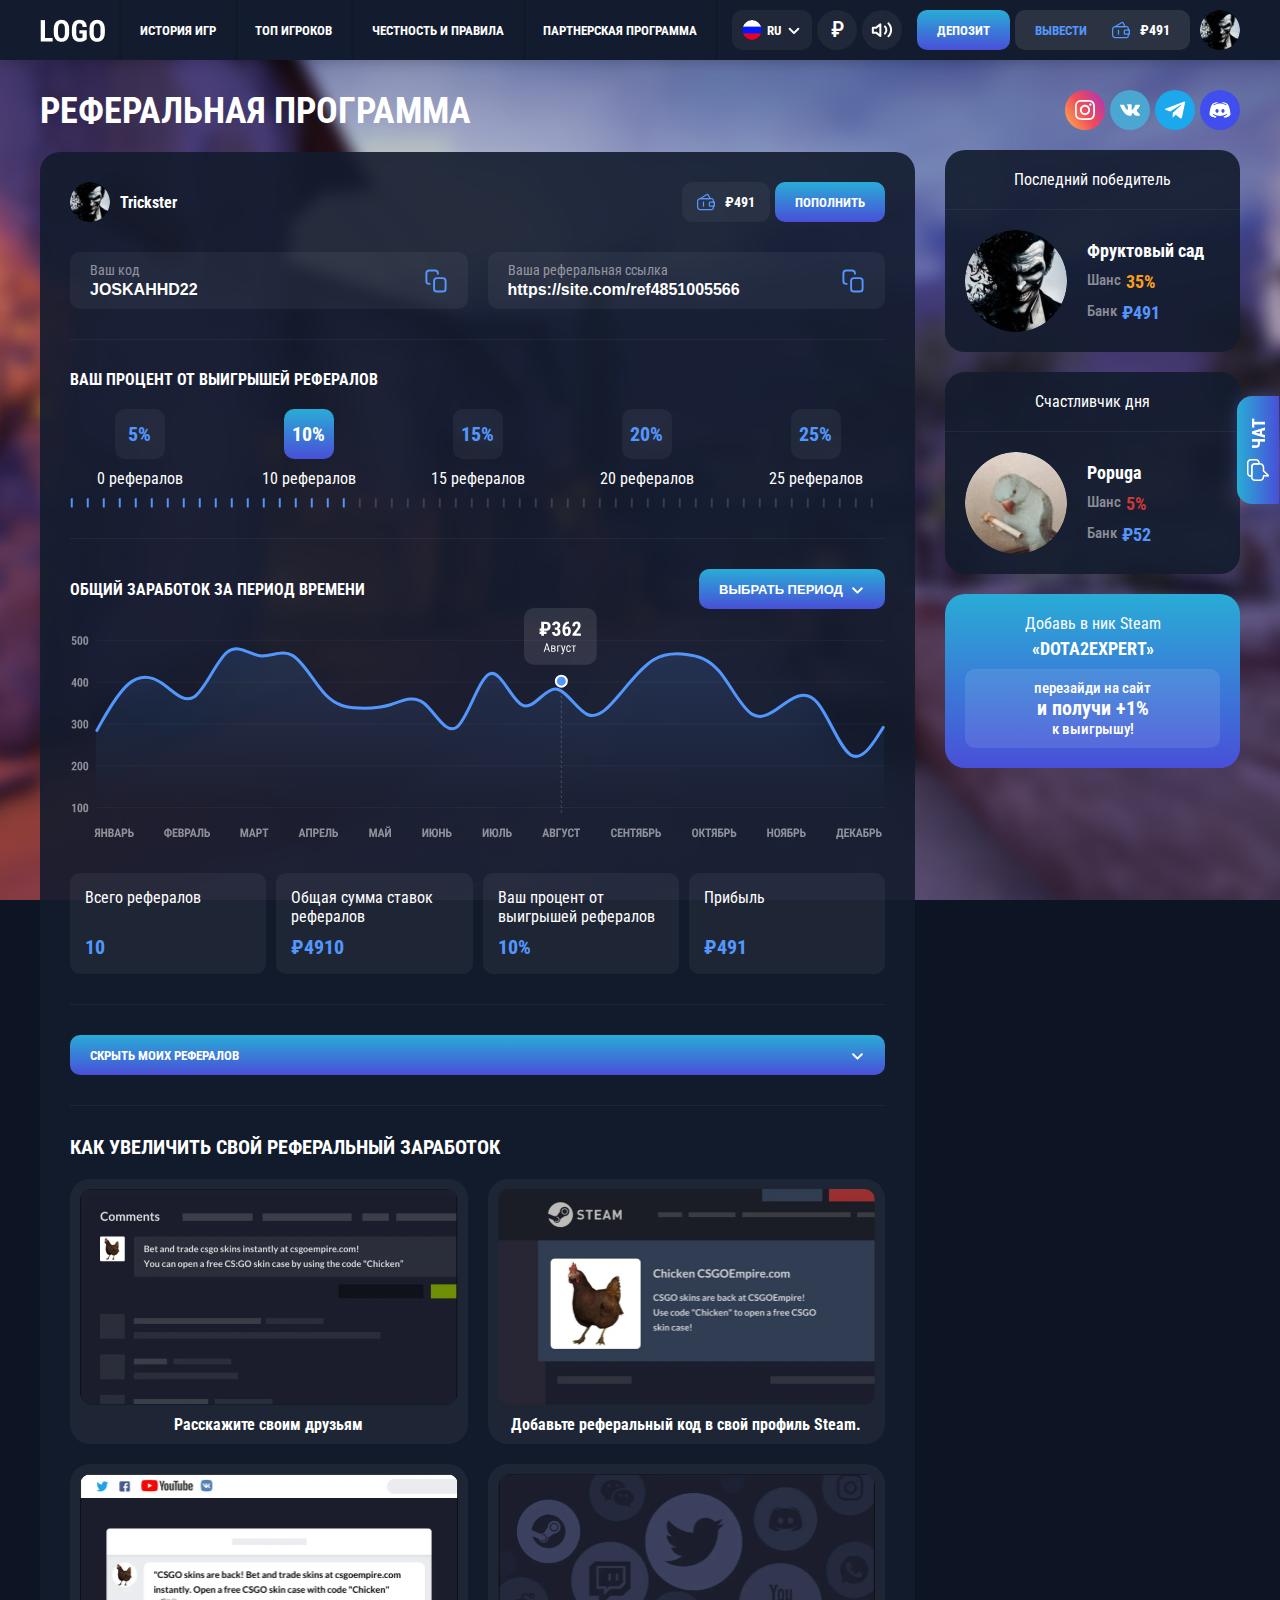
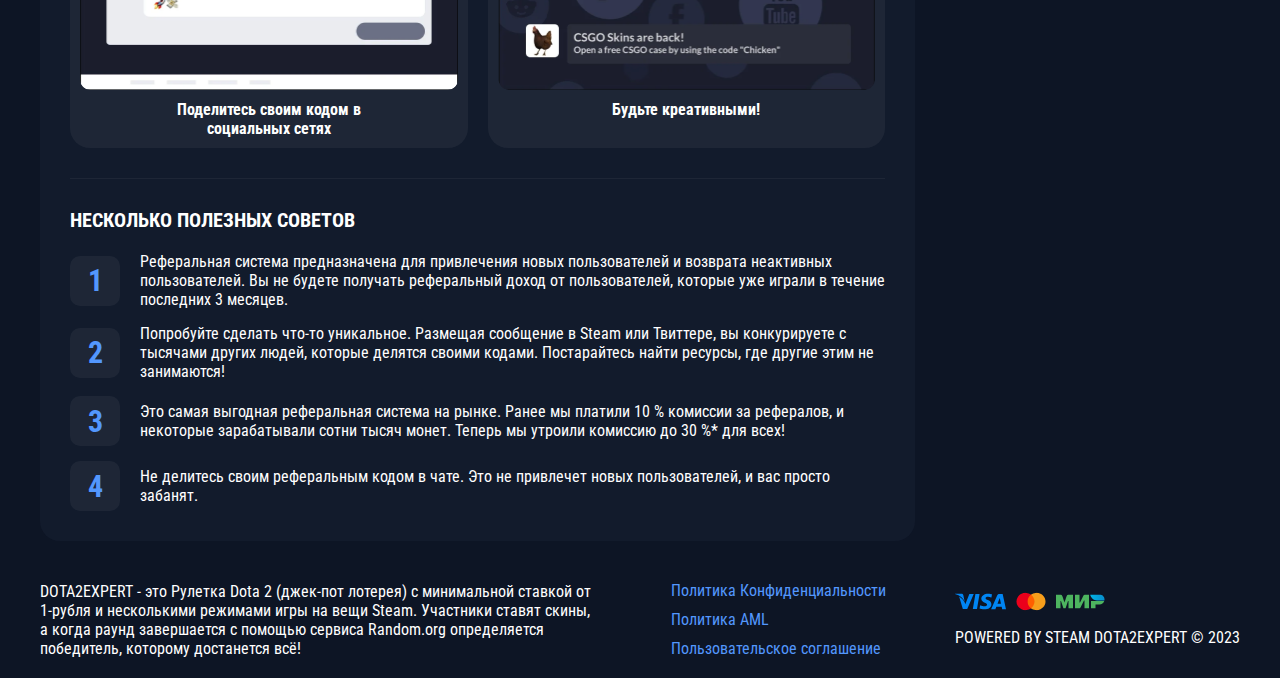
<file: ref-2.html>
<!DOCTYPE html>
<html lang="en">
  <head>
    <meta charset="utf-8" />
    <meta name="viewport" content="width=device-width, initial-scale=1" />
    <title></title>
    <link rel="stylesheet" href="css/slick.css">
    <link rel="stylesheet" href="css/all.css">
    <script src="https://code.jquery.com/jquery-3.6.3.min.js"></script>
    <script src="js/util.js"></script>
    <script src="js/slick.min.js"></script>
    <script src="js/jquery.scrollbar.js"></script>
    <script src="js/bootstrap.modal.js"></script>
    <script src="js/main.js"></script>
  </head>
  <body>
  <header class="header">
    <div class="container">
      <button class="btn btn-burger">
        <svg class="line" width="24" height="24" viewBox="0 0 24 24" fill="none" xmlns="http://www.w3.org/2000/svg">
          <path d="M3 5H21.07" stroke="white" stroke-width="2" stroke-linecap="round" stroke-linejoin="round"/>
          <path d="M3 12H21.07" stroke="white" stroke-width="2" stroke-linecap="round" stroke-linejoin="round"/>
          <path d="M3 19H21.07" stroke="white" stroke-width="2" stroke-linecap="round" stroke-linejoin="round"/>
        </svg>
        <svg class="close" width="24" height="24" viewBox="0 0 24 24" fill="none" xmlns="http://www.w3.org/2000/svg">
          <path d="M6 6L18.7742 18.7742" stroke="#5397FD" stroke-width="2" stroke-linecap="round" stroke-linejoin="round"/>
          <path d="M6 18.7742L18.7742 5.99998" stroke="#5397FD" stroke-width="2" stroke-linecap="round" stroke-linejoin="round"/>
        </svg>
      </button>
      <a href="#" class="logo"><img src="image/logo.png" alt=""></a>
      <div class="nav-box">
        <ul class="nav">
          <li>
            <a href="history.html">
            <span>
              История игр
            </span>
            </a>
          </li>
          <li>
            <a href="top-users.html">
            <span>
              Топ игроков
            </span>
            </a>
          </li>
          <li>
            <a href="faq.html">
            <span>
              Честность и Правила
            </span>
            </a>
          </li>
          <li>
            <a href="ref-1.html">
            <span>
              Партнерская программа
            </span>
            </a>
          </li>
        </ul>
        <div class="control-box">
          <div class="drop-lang">
            <a href="#">
            <span class="lang">
              <img src="image/flag-ru.png" alt="">
            </span>
              RU
              <svg width="16" height="16" viewBox="0 0 16 16" fill="none" xmlns="http://www.w3.org/2000/svg">
                <path d="M12.3289 6.75L7.97694 11.102L3.62495 6.75" stroke="white" stroke-width="2" stroke-linecap="round" stroke-linejoin="round"/>
              </svg>
            </a>
            <ul class="lang-list">
              <li><a href="#"><img src="image/flag-en.png" alt=""></a></li>
              <li><a href="#"><img src="image/flag-pr.png" alt=""></a></li>
              <li><a href="#"><img src="image/flag-gm.png" alt=""></a></li>
              <li><a href="#"><img src="image/flag-ch.png" alt=""></a></li>
            </ul>
          </div>
          <div class="currency-box">
            <button class="btn btn-control-head currency-btn">
              ₽
            </button>
            <ul class="currency-list">
              <li>
                <button class="btn btn-control-head currency-btn">
                  $
                </button>
              </li>
              <li>
                <button class="btn btn-control-head currency-btn">
                  €
                </button>
              </li>
            </ul>
          </div>
          <button class="btn btn-control-head sound-btn">
            <svg class="off" width="22" height="20" viewBox="0 0 22 20" fill="none" xmlns="http://www.w3.org/2000/svg">
              <path d="M1.45459 7.49996H4.78792L8.95459 4.16663V15.8333L4.78792 12.5H1.45459V7.49996Z" stroke="white" stroke-width="2" stroke-linecap="round" stroke-linejoin="round"/>
              <path d="M13.1211 7.5L18.4244 12.8033" stroke="white" stroke-width="2" stroke-linecap="round" stroke-linejoin="round"/>
              <path d="M13.1211 12.8033L18.4244 7.50004" stroke="white" stroke-width="2" stroke-linecap="round" stroke-linejoin="round"/>
            </svg>
            <svg class="on" width="22" height="20" viewBox="0 0 22 20" fill="none" xmlns="http://www.w3.org/2000/svg">
              <path d="M1.83325 7.63936H5.16659L9.33325 4.30603V15.9727L5.16659 12.6394H1.83325V7.63936Z" stroke="white" stroke-width="2" stroke-linecap="round" stroke-linejoin="round"/>
              <path d="M17.4184 3.33334C18.2696 4.18454 18.9448 5.19507 19.4055 6.30722C19.8662 7.41937 20.1033 8.61136 20.1033 9.81515C20.1033 11.0189 19.8662 12.2109 19.4055 13.3231C18.9448 14.4352 18.2696 15.4458 17.4184 16.297" stroke="white" stroke-width="2" stroke-linecap="round"/>
              <path d="M13.8624 6.50269C14.3267 6.96698 14.695 7.51817 14.9463 8.1248C15.1976 8.73143 15.3269 9.38161 15.3269 10.0382C15.3269 10.6948 15.1976 11.345 14.9463 11.9516C14.695 12.5583 14.3267 13.1095 13.8624 13.5738" stroke="white" stroke-width="2" stroke-linecap="round"/>
            </svg>
          </button>
        </div>
        <div class="nav-bottom">
          <div class="panel-bar">
            <ul class="social">
              <li>
                <a href="#" class="btn btn-ico insta">
                  <svg width="20" height="20" viewBox="0 0 20 20" fill="none" xmlns="http://www.w3.org/2000/svg">
                    <g clip-path="url(#clip0_1_127)">
                      <path d="M10.0034 4.86499C7.16757 4.86499 4.87173 7.16332 4.87173 9.99666C4.87173 12.8325 7.17007 15.1283 10.0034 15.1283C12.8392 15.1283 15.1351 12.83 15.1351 9.99666C15.1351 7.16082 12.8367 4.86499 10.0034 4.86499ZM10.0034 13.3275C8.16257 13.3275 6.67257 11.8367 6.67257 9.99666C6.67257 8.15666 8.1634 6.66582 10.0034 6.66582C11.8434 6.66582 13.3342 8.15666 13.3342 9.99666C13.3351 11.8367 11.8442 13.3275 10.0034 13.3275Z" fill="white"></path>
                      <path d="M14.1229 0.064348C12.2829 -0.0214852 7.72538 -0.0173186 5.88371 0.064348C4.26538 0.140181 2.83788 0.531014 1.68705 1.68185C-0.236285 3.60518 0.00954851 6.19684 0.00954851 9.99767C0.00954851 13.8877 -0.207118 16.4193 1.68705 18.3135C3.61788 20.2435 6.24705 19.991 10.0029 19.991C13.8562 19.991 15.1862 19.9935 16.5487 19.466C18.4012 18.7468 19.7995 17.091 19.9362 14.1168C20.0229 12.276 20.0179 7.71934 19.9362 5.87768C19.7712 2.36685 17.887 0.237681 14.1229 0.064348ZM17.0354 17.041C15.7745 18.3018 14.0254 18.1893 9.97871 18.1893C5.81205 18.1893 4.14121 18.251 2.92205 17.0285C1.51788 15.631 1.77205 13.3868 1.77205 9.98434C1.77205 5.38018 1.29955 2.06435 5.92038 1.82768C6.98205 1.79018 7.29455 1.77768 9.96705 1.77768L10.0045 1.80268C14.4454 1.80268 17.9295 1.33768 18.1387 5.95768C18.1862 7.01184 18.197 7.32851 18.197 9.99684C18.1962 14.1152 18.2745 15.796 17.0354 17.041Z" fill="white"></path>
                      <path d="M15.3385 5.86165C16.0008 5.86165 16.5376 5.32476 16.5376 4.66248C16.5376 4.0002 16.0008 3.46332 15.3385 3.46332C14.6762 3.46332 14.1393 4.0002 14.1393 4.66248C14.1393 5.32476 14.6762 5.86165 15.3385 5.86165Z" fill="white"></path>
                    </g>
                    <defs>
                      <clipPath id="clip0_1_127">
                        <rect width="20" height="20" fill="white"></rect>
                      </clipPath>
                    </defs>
                  </svg>
                </a>
              </li>
              <li>
                <a href="#" class="btn btn-ico vk">
                  <svg width="20" height="12" viewBox="0 0 20 12" fill="none" xmlns="http://www.w3.org/2000/svg">
                    <path d="M19.8939 10.5998C19.8697 10.5476 19.8471 10.5043 19.8262 10.4697C19.4792 9.84471 18.8161 9.07762 17.8372 8.16818L17.8166 8.14735L17.8062 8.13714L17.7957 8.12667H17.7852C17.341 7.70319 17.0597 7.41845 16.9419 7.27267C16.7263 6.99497 16.678 6.71387 16.7959 6.42906C16.8791 6.21387 17.1917 5.75943 17.733 5.0651C18.0178 4.69713 18.2433 4.40222 18.4098 4.18002C19.6109 2.58326 20.1316 1.56291 19.9719 1.11856L19.9098 1.01473C19.8681 0.952213 19.7606 0.895024 19.5872 0.842869C19.4134 0.790822 19.1914 0.782215 18.9206 0.816901L15.9216 0.837617C15.8731 0.820402 15.8037 0.822006 15.7133 0.842869C15.623 0.863731 15.5779 0.874199 15.5779 0.874199L15.5257 0.900276L15.4843 0.931606C15.4495 0.952322 15.4114 0.988759 15.3697 1.04084C15.3282 1.09274 15.2935 1.15365 15.2658 1.22306C14.9393 2.06305 14.5681 2.84404 14.1515 3.56597C13.8946 3.99646 13.6587 4.36954 13.4432 4.68542C13.2281 5.0012 13.0476 5.23386 12.9019 5.383C12.756 5.53228 12.6244 5.65187 12.5061 5.74221C12.388 5.83259 12.2979 5.87078 12.2355 5.85681C12.173 5.84284 12.1141 5.82898 12.0583 5.81512C11.9612 5.75261 11.883 5.66759 11.8241 5.56C11.765 5.4524 11.7252 5.31698 11.7043 5.15384C11.6836 4.99059 11.6714 4.85017 11.6679 4.73211C11.6646 4.61419 11.6661 4.4474 11.6732 4.23222C11.6804 4.01692 11.6836 3.87125 11.6836 3.79488C11.6836 3.53103 11.6888 3.24469 11.6991 2.93577C11.7096 2.62685 11.7181 2.38208 11.7252 2.20176C11.7323 2.02126 11.7356 1.83029 11.7356 1.62896C11.7356 1.42763 11.7233 1.26974 11.6991 1.15515C11.6752 1.0407 11.6384 0.9296 11.59 0.821897C11.5413 0.714303 11.4701 0.631073 11.3766 0.571988C11.2829 0.512975 11.1664 0.466145 11.0277 0.43135C10.6598 0.348083 10.1912 0.30304 9.62183 0.296037C8.33067 0.282178 7.50103 0.365554 7.1331 0.546056C6.98732 0.62232 6.8554 0.726521 6.73745 0.858333C6.61245 1.01112 6.59502 1.09449 6.68525 1.10821C7.10184 1.17061 7.39676 1.31989 7.57033 1.5559L7.63288 1.68097C7.68153 1.7712 7.73012 1.93095 7.77873 2.16C7.82728 2.38905 7.85861 2.64242 7.87239 2.91997C7.90704 3.42683 7.90704 3.86071 7.87239 4.22164C7.83764 4.58272 7.80481 4.86381 7.77348 5.06514C7.74215 5.26647 7.69532 5.42961 7.63288 5.55453C7.57033 5.67948 7.52872 5.75585 7.50785 5.78357C7.48703 5.81129 7.46967 5.82876 7.45588 5.83562C7.36565 5.87019 7.2718 5.88781 7.17468 5.88781C7.0774 5.88781 6.95945 5.83916 6.82064 5.74192C6.68186 5.64469 6.53783 5.51112 6.38855 5.34102C6.23927 5.17087 6.07091 4.93311 5.88341 4.62769C5.69605 4.32227 5.50165 3.9613 5.30032 3.54478L5.13375 3.24272C5.02962 3.04839 4.88738 2.76544 4.70688 2.39411C4.52627 2.02264 4.36663 1.66332 4.22785 1.31621C4.17237 1.17043 4.08904 1.05944 3.97798 0.983069L3.92586 0.951739C3.89121 0.92402 3.83559 0.894586 3.75929 0.86322C3.68288 0.83189 3.60315 0.809423 3.51977 0.7956L0.66657 0.816317C0.37501 0.816317 0.177183 0.882368 0.0730178 1.01429L0.0313298 1.07669C0.0105041 1.11145 0 1.16696 0 1.24337C0 1.31975 0.0208258 1.41348 0.0625138 1.52447C0.479029 2.50339 0.93198 3.44748 1.42137 4.35688C1.91075 5.26628 2.33602 5.99883 2.69692 6.55387C3.05789 7.10931 3.42582 7.63353 3.80072 8.12627C4.17562 8.61919 4.42378 8.93508 4.5452 9.07386C4.66676 9.21289 4.76224 9.31684 4.83165 9.38625L5.09203 9.63612C5.25863 9.80276 5.50329 10.0023 5.82611 10.2349C6.149 10.4675 6.50646 10.6966 6.89869 10.9224C7.29099 11.1478 7.74737 11.3318 8.26808 11.474C8.78873 11.6165 9.29548 11.6736 9.7884 11.646H10.9859C11.2288 11.6251 11.4128 11.5487 11.5379 11.4169L11.5793 11.3647C11.6072 11.3233 11.6333 11.2589 11.6573 11.1723C11.6817 11.0855 11.6938 10.9899 11.6938 10.8859C11.6867 10.5875 11.7094 10.3185 11.7613 10.079C11.8132 9.8396 11.8724 9.6591 11.9386 9.53753C12.0047 9.41608 12.0793 9.31359 12.1624 9.23051C12.2456 9.14724 12.3049 9.0968 12.3397 9.07944C12.3743 9.06197 12.4019 9.05012 12.4227 9.04301C12.5893 8.98749 12.7854 9.04125 13.0112 9.20454C13.2369 9.36768 13.4485 9.56912 13.6465 9.80853C13.8444 10.0481 14.0821 10.317 14.3597 10.6154C14.6375 10.914 14.8804 11.1359 15.0886 11.2819L15.2968 11.4069C15.4358 11.4903 15.6163 11.5666 15.8385 11.6361C16.0603 11.7054 16.2546 11.7228 16.4215 11.6881L19.0872 11.6465C19.3508 11.6465 19.556 11.6029 19.7015 11.5162C19.8473 11.4295 19.9339 11.3339 19.9619 11.2299C19.9897 11.1258 19.9912 11.0077 19.9672 10.8757C19.9425 10.744 19.9181 10.6519 19.8939 10.5998Z" fill="white"></path>
                  </svg>
                </a>
              </li>
              <li>
                <a href="#" class="btn btn-ico tg">
                  <svg width="20" height="18" viewBox="0 0 20 18" fill="none" xmlns="http://www.w3.org/2000/svg">
                    <path d="M19.9427 2.13516C20.2107 0.884258 19.4959 0.39283 18.6918 0.705557L0.911028 7.54086C-0.295203 8.03229 -0.250528 8.70242 0.732327 9.01515L5.24452 10.4001L15.7879 3.78815C16.2793 3.43074 16.7707 3.65412 16.3686 3.96685L7.83568 11.651L7.52296 16.3419C8.01439 16.3419 8.19309 16.1632 8.46114 15.8951L10.6502 13.7507L15.2518 17.146C16.1006 17.6375 16.726 17.3694 16.9494 16.3866L19.9427 2.13516Z" fill="white"></path>
                  </svg>
                </a>
              </li>
              <li>
                <a href="#" class="btn btn-ico dc">
                  <svg width="22" height="16" viewBox="0 0 22 16" fill="none" xmlns="http://www.w3.org/2000/svg">
                    <path d="M18.5897 1.96025C16.7727 0.497551 13.898 0.24966 13.7747 0.240986C13.6811 0.233276 13.5874 0.254885 13.5066 0.302818C13.4257 0.350751 13.3618 0.422635 13.3237 0.508508C13.2689 0.631869 13.2223 0.758761 13.1845 0.888334C14.3865 1.09149 15.8629 1.50007 17.1987 2.32912C17.2496 2.36074 17.2938 2.40209 17.3288 2.45081C17.3638 2.49953 17.3888 2.55466 17.4025 2.61305C17.4162 2.67145 17.4182 2.73196 17.4085 2.79115C17.3988 2.85033 17.3775 2.90702 17.3459 2.95797C17.3143 3.00893 17.2729 3.05316 17.2242 3.08814C17.1755 3.12312 17.1203 3.14816 17.0619 3.16183C17.0035 3.1755 16.943 3.17754 16.8839 3.16782C16.8247 3.1581 16.768 3.13683 16.717 3.1052C14.4207 1.67949 11.5528 1.60872 11 1.60872C10.4476 1.60872 7.57791 1.67994 5.28298 3.10475C5.23202 3.13637 5.17533 3.15765 5.11615 3.16736C5.05697 3.17708 4.99645 3.17504 4.93806 3.16137C4.82012 3.13376 4.71799 3.06043 4.65412 2.95752C4.59025 2.8546 4.56988 2.73053 4.59749 2.6126C4.6251 2.49466 4.69843 2.39253 4.80135 2.32866C6.13713 1.5019 7.61352 1.09149 8.81554 0.890159C8.74615 0.663725 8.68315 0.520834 8.67859 0.508508C8.6406 0.422028 8.5764 0.349674 8.49505 0.301669C8.4137 0.253664 8.31933 0.232436 8.22526 0.240986C8.102 0.250116 5.22728 0.497551 3.38522 1.97988C2.42424 2.86918 0.5 8.06942 0.5 12.5652C0.5 12.6456 0.521456 12.7223 0.560717 12.7917C1.88737 15.1245 5.50941 15.734 6.3348 15.7609H6.34896C6.42099 15.7611 6.49204 15.7442 6.55631 15.7117C6.62058 15.6792 6.67624 15.6319 6.71874 15.5737L7.5528 14.4251C5.30078 13.844 4.15035 12.856 4.08461 12.7972C3.9938 12.717 3.93855 12.6041 3.93102 12.4832C3.92348 12.3623 3.96428 12.2434 4.04443 12.1526C4.12459 12.0617 4.23753 12.0065 4.35842 11.999C4.47931 11.9914 4.59824 12.0322 4.68904 12.1124C4.71552 12.1375 6.83424 13.9348 11 13.9348C15.1726 13.9348 17.2913 12.1302 17.3128 12.1124C17.4039 12.0328 17.5228 11.9926 17.6435 12.0007C17.7642 12.0087 17.8768 12.0643 17.9565 12.1553C17.9959 12.2001 18.0262 12.2523 18.0455 12.3088C18.0648 12.3654 18.0727 12.4251 18.0689 12.4847C18.0651 12.5443 18.0496 12.6026 18.0232 12.6562C17.9969 12.7098 17.9602 12.7577 17.9154 12.7972C17.8497 12.856 16.6992 13.844 14.4472 14.4251L15.2817 15.5737C15.3242 15.6318 15.3798 15.6791 15.4439 15.7116C15.5081 15.7441 15.5791 15.761 15.651 15.7609H15.6647C16.491 15.734 20.1126 15.124 21.4397 12.7917C21.4785 12.7223 21.5 12.6456 21.5 12.5652C21.5 8.06942 19.5758 2.86964 18.5897 1.96025ZM8.03261 10.7392C7.1497 10.7392 6.43478 9.92198 6.43478 8.91307C6.43478 7.90416 7.1497 7.08699 8.03261 7.08699C8.91552 7.08699 9.63043 7.90416 9.63043 8.91307C9.63043 9.92198 8.91552 10.7392 8.03261 10.7392ZM13.9674 10.7392C13.0845 10.7392 12.3696 9.92198 12.3696 8.91307C12.3696 7.90416 13.0845 7.08699 13.9674 7.08699C14.8503 7.08699 15.5652 7.90416 15.5652 8.91307C15.5652 9.92198 14.8503 10.7392 13.9674 10.7392Z" fill="white"></path>
                  </svg>
                </a>
              </li>
            </ul>
          </div>
          <button class="btn btn-primary btn-support">
            <span class="ico">
              <img src="image/img-support.png" alt="">
            </span>
            <span class="text">
              <strong>Support 24/7</strong>
              <span>Мы всегда поможем</span>
            </span>
          </button>
        </div>
        <span class="close">
          <svg width="24" height="24" viewBox="0 0 24 24" fill="none" xmlns="http://www.w3.org/2000/svg">
            <g>
            <path d="M6 6.00003L18.7742 18.7742" stroke="white" stroke-width="2" stroke-linecap="round" stroke-linejoin="round"/>
            <path d="M6 18.7742L18.7742 6.00001" stroke="white" stroke-width="2" stroke-linecap="round" stroke-linejoin="round"/>
            </g>
            </svg>
        </span>
      </div>
      <div class="profile-holder">
        <button class="btn btn-primary btn-small">
          депозит
        </button>
        <div class="user-control">
          <a href="#">вывести</a>
          <span class="sum">
          <svg width="18" height="18" viewBox="0 0 18 18" fill="none" xmlns="http://www.w3.org/2000/svg">
          <path fill-rule="evenodd" clip-rule="evenodd" d="M0 8.20435C0 6.47044 1.40562 5.06482 3.13953 5.06482H14.6233C15.8717 5.06482 16.8837 6.07686 16.8837 7.32528V8.33195C17.5063 8.36807 18 8.88437 18 9.51598V12.7532C18 13.3848 17.5063 13.9011 16.8837 13.9372V14.9439C16.8837 16.1923 15.8717 17.2044 14.6233 17.2044H3.13953C1.40561 17.2044 0 15.7987 0 14.0648V8.20435ZM3.13953 6.32063C2.09918 6.32063 1.25581 7.164 1.25581 8.20435V14.0648C1.25581 15.1052 2.09918 15.9485 3.13953 15.9485H14.6233C15.1781 15.9485 15.6279 15.4987 15.6279 14.9439V13.8695C15.6279 13.2379 16.1216 12.7216 16.7442 12.6854V9.58373C16.1216 9.54762 15.6279 9.03132 15.6279 8.3997V7.32528C15.6279 6.77043 15.1781 6.32063 14.6233 6.32063H3.13953Z" fill="#5397FD"/>
          <path fill-rule="evenodd" clip-rule="evenodd" d="M11.7207 9.87869C11.7207 9.06953 12.3767 8.41357 13.1858 8.41357H16.5347C17.3438 8.41357 17.9998 9.06953 17.9998 9.87869V12.3903C17.9998 13.1995 17.3438 13.8554 16.5347 13.8554H13.1858C12.3767 13.8554 11.7207 13.1995 11.7207 12.3903V9.87869ZM13.1858 9.66939C13.0702 9.66939 12.9765 9.7631 12.9765 9.87869V12.3903C12.9765 12.5059 13.0702 12.5996 13.1858 12.5996H16.5347C16.6503 12.5996 16.744 12.5059 16.744 12.3903V9.87869C16.744 9.7631 16.6503 9.66939 16.5347 9.66939H13.1858Z" fill="#5397FD"/>
          <path fill-rule="evenodd" clip-rule="evenodd" d="M10.5442 2.16083C10.4869 2.0558 10.3534 2.02007 10.2513 2.08246L5.37108 5.06483H12.1282L10.5442 2.16083ZM9.59649 1.01089C10.3111 0.574202 11.2457 0.824277 11.6467 1.55948L13.6697 5.26825C13.9283 5.74247 13.5851 6.32065 13.0449 6.32065H3.437C2.7183 6.32065 2.45265 5.37657 3.06592 5.0018L9.59649 1.01089Z" fill="#5397FD"/>
          <path fill-rule="evenodd" clip-rule="evenodd" d="M6.48782 13.8553C6.14103 13.8553 5.85991 13.5742 5.85991 13.2274L5.85991 9.04139C5.85991 8.69461 6.14103 8.41349 6.48782 8.41349C6.8346 8.41349 7.11572 8.69461 7.11572 9.04139L7.11572 13.2274C7.11572 13.5742 6.8346 13.8553 6.48782 13.8553Z" fill="#5397FD"/>
          </svg>
          ₽491
        </span>
        </div>
        <a href="#" class="profile"><img src="image/img-04.png" alt=""></a>
        <div class="profile-drop">
          <div class="item">
            <a href="lk-wallet_no-elem.html">
              Профиль
              <svg width="18" height="18" viewBox="0 0 18 18" fill="none" xmlns="http://www.w3.org/2000/svg">
                <path d="M9 0C13.9706 0 18 4.02944 18 9C18 13.9706 13.9706 18 9 18C4.02944 18 0 13.9706 0 9C0 4.02944 4.02944 0 9 0ZM9 13.875C7.43554 13.875 5.94003 14.3115 4.65241 15.1118C5.87863 15.9859 7.37928 16.5 9 16.5C10.6204 16.5 12.1208 15.9861 13.347 15.1125C12.0596 14.3114 10.5643 13.875 9 13.875ZM9 1.5C4.85786 1.5 1.5 4.85786 1.5 9C1.5 10.9618 2.25319 12.7476 3.48617 14.0841C5.08922 12.9811 6.99824 12.375 9 12.375C11.002 12.375 12.9112 12.9813 14.5145 14.0831C15.7471 12.7469 16.5 10.9614 16.5 9C16.5 4.85786 13.1421 1.5 9 1.5ZM9 4.125C10.9681 4.125 12.5625 5.71938 12.5625 7.6875C12.5625 9.65562 10.9681 11.25 9 11.25C7.03188 11.25 5.4375 9.65562 5.4375 7.6875C5.4375 5.71938 7.03188 4.125 9 4.125ZM9 5.625C7.86031 5.625 6.9375 6.54781 6.9375 7.6875C6.9375 8.82719 7.86031 9.75 9 9.75C10.1397 9.75 11.0625 8.82719 11.0625 7.6875C11.0625 6.54781 10.1397 5.625 9 5.625Z" fill="#5397FD"/>
              </svg>
            </a>
          </div>
          <div class="item">
            <a href="#">
              выйти с аккаунта
              <svg width="18" height="18" viewBox="0 0 18 18" fill="none" xmlns="http://www.w3.org/2000/svg">
                <g clip-path="url(#clip0_366_9239)">
                  <path d="M10.125 3.74996V1.12496C10.125 0.926049 10.046 0.735284 9.90533 0.594632C9.76468 0.453979 9.57391 0.374962 9.375 0.374962H1.125C0.926088 0.374962 0.735322 0.453979 0.59467 0.594632C0.454018 0.735284 0.375 0.926049 0.375 1.12496V16.875C0.375 17.0739 0.454018 17.2646 0.59467 17.4053C0.735322 17.5459 0.926088 17.625 1.125 17.625H9.375C9.57391 17.625 9.76468 17.5459 9.90533 17.4053C10.046 17.2646 10.125 17.0739 10.125 16.875V14.25" stroke="#5397FD" stroke-width="1.5" stroke-linecap="round" stroke-linejoin="round"/>
                  <path d="M17.625 9H3.375" stroke="#5397FD" stroke-width="1.5" stroke-linecap="round" stroke-linejoin="round"/>
                  <path d="M13.875 12.75L17.625 9.00004L13.875 5.25004" stroke="#5397FD" stroke-width="1.5" stroke-linecap="round" stroke-linejoin="round"/>
                </g>
                <defs>
                  <clipPath id="clip0_366_9239">
                    <rect width="18" height="18" fill="white"/>
                  </clipPath>
                </defs>
              </svg>
            </a>
          </div>
        </div>
      </div>
    </div>
  </header>

  <div class="wrapper">
    <div class="container">
      <div class="column-box">
        <div class="content">
          <h1 class="mb20">РЕФЕРАЛЬНАЯ ПРОГРАММА</h1>
          <div class="box ref-box no-bg">
            <div class="head-ref">
              <div class="user">
                <div class="img"><img src="image/img-04.png" alt=""></div>
                <span class="name">Trickster</span>
              </div>
              <div class="wallet-info">
                <div class="sum input-control">
                  <svg width="18" height="18" viewBox="0 0 18 18" fill="none" xmlns="http://www.w3.org/2000/svg">
                    <path fill-rule="evenodd" clip-rule="evenodd" d="M0 8.20434C0 6.47042 1.40562 5.0648 3.13953 5.0648H14.6233C15.8717 5.0648 16.8837 6.07685 16.8837 7.32527V8.33194C17.5063 8.36805 18 8.88435 18 9.51597V12.7532C18 13.3848 17.5063 13.9011 16.8837 13.9372V14.9439C16.8837 16.1923 15.8717 17.2043 14.6233 17.2043H3.13953C1.40561 17.2043 0 15.7987 0 14.0648V8.20434ZM3.13953 6.32062C2.09918 6.32062 1.25581 7.16399 1.25581 8.20434V14.0648C1.25581 15.1052 2.09918 15.9485 3.13953 15.9485H14.6233C15.1781 15.9485 15.6279 15.4987 15.6279 14.9439V13.8695C15.6279 13.2378 16.1216 12.7215 16.7442 12.6854V9.58372C16.1216 9.5476 15.6279 9.0313 15.6279 8.39969V7.32527C15.6279 6.77042 15.1781 6.32062 14.6233 6.32062H3.13953Z" fill="#5397FD"/>
                    <path fill-rule="evenodd" clip-rule="evenodd" d="M11.7207 9.87868C11.7207 9.06951 12.3767 8.41356 13.1858 8.41356H16.5347C17.3438 8.41356 17.9998 9.06951 17.9998 9.87868V12.3903C17.9998 13.1995 17.3438 13.8554 16.5347 13.8554H13.1858C12.3767 13.8554 11.7207 13.1995 11.7207 12.3903V9.87868ZM13.1858 9.66937C13.0702 9.66937 12.9765 9.76308 12.9765 9.87868V12.3903C12.9765 12.5059 13.0702 12.5996 13.1858 12.5996H16.5347C16.6503 12.5996 16.744 12.5059 16.744 12.3903V9.87868C16.744 9.76308 16.6503 9.66937 16.5347 9.66937H13.1858Z" fill="#5397FD"/>
                    <path fill-rule="evenodd" clip-rule="evenodd" d="M10.5442 2.16081C10.4869 2.05578 10.3534 2.02006 10.2513 2.08244L5.37108 5.06482H12.1282L10.5442 2.16081ZM9.59649 1.01088C10.3111 0.574186 11.2457 0.824262 11.6467 1.55946L13.6697 5.26824C13.9283 5.74245 13.5851 6.32063 13.0449 6.32063H3.437C2.7183 6.32063 2.45265 5.37656 3.06592 5.00178L9.59649 1.01088Z" fill="#5397FD"/>
                    <path fill-rule="evenodd" clip-rule="evenodd" d="M6.48782 13.8554C6.14103 13.8554 5.85991 13.5743 5.85991 13.2275L5.85991 9.04142C5.85991 8.69464 6.14103 8.41352 6.48782 8.41352C6.8346 8.41352 7.11572 8.69464 7.11572 9.04142L7.11572 13.2275C7.11572 13.5743 6.8346 13.8554 6.48782 13.8554Z" fill="#5397FD"/>
                  </svg>
                  <span>₽491</span>
                </div>
                <button class="btn btn-primary btn-small">Пополнить</button>
              </div>
            </div>
            <div class="code-ref-holder">
              <div class="input-control">
                <div class="text">
                  <span class="label">Ваш код</span>
                  <input type="text" name="" id="code_ref" value="JOSKAHHD22" disable class="info">
                </div>
                <button class="btn-copy">
                  <svg width="25" height="24" viewBox="0 0 25 24" fill="none" xmlns="http://www.w3.org/2000/svg">
                    <path d="M14.5 4.5V4C14.5 2.34315 13.1569 1 11.5 1H5.5C3.84315 1 2.5 2.34315 2.5 4V12C2.5 13.6569 3.84315 15 5.5 15H5.92857" stroke="#5397FD" stroke-width="2" stroke-linecap="round"/>
                    <rect x="10.5" y="9" width="12" height="14" rx="3" stroke="#5397FD" stroke-width="2"/>
                  </svg>
                </button>
              </div>
              <div class="input-control">
                <div class="text">
                  <span class="label">Ваша реферальная ссылка</span>
                  <input type="text" name="" id="link_ref" value="https://site.com/ref4851005566" disable class="info">
                </div>
                <button class="btn-copy">
                  <svg width="25" height="24" viewBox="0 0 25 24" fill="none" xmlns="http://www.w3.org/2000/svg">
                    <path d="M14.5 4.5V4C14.5 2.34315 13.1569 1 11.5 1H5.5C3.84315 1 2.5 2.34315 2.5 4V12C2.5 13.6569 3.84315 15 5.5 15H5.92857" stroke="#5397FD" stroke-width="2" stroke-linecap="round"/>
                    <rect x="10.5" y="9" width="12" height="14" rx="3" stroke="#5397FD" stroke-width="2"/>
                  </svg>
                </button>
              </div>
            </div>

            <hr>

            <div class="commission-info text-left">
              <h4 class="mb20">Ваш процент от выигрышей рефералов</h4>
              <div class="commission-list">
                <div class="item">
                  <div class="number">
                    <span>5%</span>
                  </div>
                  <span class="name">0 рефералов</span>
                </div>
                <div class="item active">
                  <div class="number">
                    <span>10%</span>
                  </div>
                  <span class="name">10 рефералов</span>
                </div>
                <div class="item">
                  <div class="number">
                    <span>15%</span>
                  </div>
                  <span class="name">15 рефералов</span>
                </div>
                <div class="item">
                  <div class="number">
                    <span>20%</span>
                  </div>
                  <span class="name">20 рефералов</span>
                </div>
                <div class="item">
                  <div class="number">
                    <span>25%</span>
                  </div>
                  <span class="name">25 рефералов</span>
                </div>
              </div>
              <div class="progress-line">
                <div style="width: 35%;"></div>
              </div>
            </div>

            <hr>

            <div class="diagram-info text-left">
              <div class="title-head">
                <h4 class="mb20">
                  общий заработок за период времени
                </h4>
                <div class="btn btn-primary btn-small btn-select">
                  <select>
                    <option value="">Выбрать период</option>
                  </select>
                </div>
              </div>
              <div class="diagram-box">
                <img src="image/img-diagram.svg" alt="">
              </div>
              <div class="list-info">
                <div class="item">
                  <span>Всего <br>рефералов</span>
                  <strong>10</strong>
                </div>
                <div class="item">
                  <span>Общая сумма <br>ставок рефералов</span>
                  <strong>₽4910</strong>
                </div>
                <div class="item">
                  <span>Ваш процент от выигрышей рефералов</span>
                  <strong>10%</strong>
                </div>
                <div class="item">
                  <span>Прибыль</span>
                  <strong>₽491</strong>
                </div>
              </div>
            </div>

            <hr>
            <button class="btn btn-primary btn-small btn-select btn-drop w100" data-target="ref-table">скрыть моих рефералов</button>
            <div class="my-ref-holder" data-open="ref-table">
              <div class="top-users-table my-ref-table">
                <div class="head">
                  <span class="item">Пользователь</span>
                  <span class="item">Процент</span>
                  <span class="item">Ваша прибыль</span>
                  <span class="item">Реферал с</span>
                </div>
                <div class="body">
                  <div class="item">
                    <span class="info">
                      <span class="img btn-user">
                        <img src="image/img-08.png" alt="" />
                      </span>
                      <span class="name">Blvck Ceiling</span>
                    </span>
                    <span class="info">10%</span>
                    <span class="info">₽491</span>
                    <span class="info">03.12.2019</span>
                  </div>
                  <div class="item">
                    <span class="info">
                      <span class="img btn-user">
                        <img src="image/img-14.png" alt="" />
                      </span>
                      <span class="name">Фруктовый сад</span>
                    </span>
                    <span class="info">12%</span>
                    <span class="info">₽491</span>
                    <span class="info">03.12.2019</span>
                  </div>
                  <div class="item">
                    <span class="info">
                      <span class="img btn-user">
                        <img src="image/img-04.png" alt="" />
                      </span>
                      <span class="name">Trickster</span>
                    </span>
                    <span class="info">5%</span>
                    <span class="info">₽491</span>
                    <span class="info">03.12.2019</span>
                  </div>
                  <div class="item">
                    <span class="info">
                      <span class="img btn-user">
                        <img src="image/img-01.png" alt="" />
                      </span>
                      <span class="name">DenisBigPenis</span>
                    </span>
                    <span class="info">18%</span>
                    <span class="info">₽491</span>
                    <span class="info">03.12.2019</span>
                  </div>
                  <div class="item">
                    <span class="info">
                      <span class="img btn-user">
                        <img src="image/img-08.png" alt="" />
                      </span>
                      <span class="name">Blvck Ceiling</span>
                    </span>
                    <span class="info">10%</span>
                    <span class="info">₽491</span>
                    <span class="info">03.12.2019</span>
                  </div>
                  <div class="item">
                    <span class="info">
                      <span class="img btn-user">
                        <img src="image/img-14.png" alt="" />
                      </span>
                      <span class="name">Фруктовый сад</span>
                    </span>
                    <span class="info">12%</span>
                    <span class="info">₽491</span>
                    <span class="info">03.12.2019</span>
                  </div>
                  <div class="item">
                    <span class="info">
                      <span class="img btn-user">
                        <img src="image/img-04.png" alt="" />
                      </span>
                      <span class="name">Trickster</span>
                    </span>
                    <span class="info">5%</span>
                    <span class="info">₽491</span>
                    <span class="info">03.12.2019</span>
                  </div>
                  <div class="item">
                    <span class="info">
                      <span class="img btn-user">
                        <img src="image/img-01.png" alt="" />
                      </span>
                      <span class="name">DenisBigPenis</span>
                    </span>
                    <span class="info">18%</span>
                    <span class="info">₽491</span>
                    <span class="info">03.12.2019</span>
                  </div>
                  <div class="item">
                    <span class="info">
                      <span class="img btn-user">
                        <img src="image/img-08.png" alt="" />
                      </span>
                      <span class="name">Blvck Ceiling</span>
                    </span>
                    <span class="info">10%</span>
                    <span class="info">₽491</span>
                    <span class="info">03.12.2019</span>
                  </div>
                  <div class="item">
                    <span class="info">
                      <span class="img btn-user">
                        <img src="image/img-14.png" alt="" />
                      </span>
                      <span class="name">Фруктовый сад</span>
                    </span>
                    <span class="info">12%</span>
                    <span class="info">₽491</span>
                    <span class="info">03.12.2019</span>
                  </div>
                </div>
              </div>
              <button class="btn btn-more btn-primary">Показать ещё 10</button>
            </div>

            <hr>

            <div class="steps-photo">
              <h3>КАК УВЕЛИЧИТЬ СВОЙ РЕФЕРАЛЬНЫЙ ЗАРАБОТОК</h3>
              <div class="steps-list">
                <div class="item">
                  <div><img src="image/step-ref/img-01.png" alt=""></div>
                  <span>Расскажите своим друзьям</span>
                </div>
                <div class="item">
                  <div><img src="image/step-ref/img-02.png" alt=""></div>
                  <span>Добавьте реферальный код в свой профиль Steam.</span>
                </div>
                <div class="item">
                  <div><img src="image/step-ref/img-03.png" alt=""></div>
                  <span>Поделитесь своим кодом в <br>социальных сетях</span>
                </div>
                <div class="item">
                  <div><img src="image/step-ref/img-04.png" alt=""></div>
                  <span>Будьте креативными!</span>
                </div>
              </div>
            </div>

            <hr>

            <div class="works-info works-info-ref">
              <div class="list-block">
                <h3>НЕСКОЛЬКО ПОЛЕЗНЫХ СОВЕТОВ</h3>
                <div class="item">
                  <span class="number">1</span>
                  <div class="text">
                    <p>Реферальная система предназначена для привлечения новых пользователей и возврата неактивных пользователей. Вы не будете получать реферальный доход от пользователей, которые уже играли в течение последних 3 месяцев.</p>
                  </div>
                </div>
                <div class="item">
                  <span class="number">2</span>
                  <div class="text">
                    <p>Попробуйте сделать что-то уникальное. Размещая сообщение в Steam или Твиттере, вы конкурируете с тысячами других людей, которые делятся своими кодами. Постарайтесь найти ресурсы, где другие этим не занимаются!</p>
                  </div>
                </div>
                <div class="item">
                  <span class="number">3</span>
                  <div class="text">
                    <p>Это самая выгодная реферальная система на рынке. Ранее мы платили 10 % комиссии за рефералов, и некоторые зарабатывали сотни тысяч монет. Теперь мы утроили комиссию до 30 %* для всех!</p>
                  </div>
                </div>
                <div class="item">
                  <span class="number">4</span>
                  <div class="text">
                    <p>Не делитесь своим реферальным кодом в чате. Это не привлечет новых пользователей, и вас просто забанят.</p>
                  </div>
                </div>
              </div>
            </div>
          </div>
        </div>
        <div class="sidebar">
          <div class="panel-bar">
            <ul class="social">
              <li>
                <a href="#" class="btn btn-ico insta">
                  <svg width="20" height="20" viewBox="0 0 20 20" fill="none" xmlns="http://www.w3.org/2000/svg">
                    <g clip-path="url(#clip0_1_127)">
                      <path d="M10.0034 4.86499C7.16757 4.86499 4.87173 7.16332 4.87173 9.99666C4.87173 12.8325 7.17007 15.1283 10.0034 15.1283C12.8392 15.1283 15.1351 12.83 15.1351 9.99666C15.1351 7.16082 12.8367 4.86499 10.0034 4.86499ZM10.0034 13.3275C8.16257 13.3275 6.67257 11.8367 6.67257 9.99666C6.67257 8.15666 8.1634 6.66582 10.0034 6.66582C11.8434 6.66582 13.3342 8.15666 13.3342 9.99666C13.3351 11.8367 11.8442 13.3275 10.0034 13.3275Z" fill="white"/>
                      <path d="M14.1229 0.064348C12.2829 -0.0214852 7.72538 -0.0173186 5.88371 0.064348C4.26538 0.140181 2.83788 0.531014 1.68705 1.68185C-0.236285 3.60518 0.00954851 6.19684 0.00954851 9.99767C0.00954851 13.8877 -0.207118 16.4193 1.68705 18.3135C3.61788 20.2435 6.24705 19.991 10.0029 19.991C13.8562 19.991 15.1862 19.9935 16.5487 19.466C18.4012 18.7468 19.7995 17.091 19.9362 14.1168C20.0229 12.276 20.0179 7.71934 19.9362 5.87768C19.7712 2.36685 17.887 0.237681 14.1229 0.064348ZM17.0354 17.041C15.7745 18.3018 14.0254 18.1893 9.97871 18.1893C5.81205 18.1893 4.14121 18.251 2.92205 17.0285C1.51788 15.631 1.77205 13.3868 1.77205 9.98434C1.77205 5.38018 1.29955 2.06435 5.92038 1.82768C6.98205 1.79018 7.29455 1.77768 9.96705 1.77768L10.0045 1.80268C14.4454 1.80268 17.9295 1.33768 18.1387 5.95768C18.1862 7.01184 18.197 7.32851 18.197 9.99684C18.1962 14.1152 18.2745 15.796 17.0354 17.041Z" fill="white"/>
                      <path d="M15.3385 5.86165C16.0008 5.86165 16.5376 5.32476 16.5376 4.66248C16.5376 4.0002 16.0008 3.46332 15.3385 3.46332C14.6762 3.46332 14.1393 4.0002 14.1393 4.66248C14.1393 5.32476 14.6762 5.86165 15.3385 5.86165Z" fill="white"/>
                    </g>
                    <defs>
                      <clipPath id="clip0_1_127">
                        <rect width="20" height="20" fill="white"/>
                      </clipPath>
                    </defs>
                  </svg>
                </a>
              </li>
              <li>
                <a href="#" class="btn btn-ico vk">
                  <svg width="20" height="12" viewBox="0 0 20 12" fill="none" xmlns="http://www.w3.org/2000/svg">
                    <path d="M19.8939 10.5998C19.8697 10.5476 19.8471 10.5043 19.8262 10.4697C19.4792 9.84471 18.8161 9.07762 17.8372 8.16818L17.8166 8.14735L17.8062 8.13714L17.7957 8.12667H17.7852C17.341 7.70319 17.0597 7.41845 16.9419 7.27267C16.7263 6.99497 16.678 6.71387 16.7959 6.42906C16.8791 6.21387 17.1917 5.75943 17.733 5.0651C18.0178 4.69713 18.2433 4.40222 18.4098 4.18002C19.6109 2.58326 20.1316 1.56291 19.9719 1.11856L19.9098 1.01473C19.8681 0.952213 19.7606 0.895024 19.5872 0.842869C19.4134 0.790822 19.1914 0.782215 18.9206 0.816901L15.9216 0.837617C15.8731 0.820402 15.8037 0.822006 15.7133 0.842869C15.623 0.863731 15.5779 0.874199 15.5779 0.874199L15.5257 0.900276L15.4843 0.931606C15.4495 0.952322 15.4114 0.988759 15.3697 1.04084C15.3282 1.09274 15.2935 1.15365 15.2658 1.22306C14.9393 2.06305 14.5681 2.84404 14.1515 3.56597C13.8946 3.99646 13.6587 4.36954 13.4432 4.68542C13.2281 5.0012 13.0476 5.23386 12.9019 5.383C12.756 5.53228 12.6244 5.65187 12.5061 5.74221C12.388 5.83259 12.2979 5.87078 12.2355 5.85681C12.173 5.84284 12.1141 5.82898 12.0583 5.81512C11.9612 5.75261 11.883 5.66759 11.8241 5.56C11.765 5.4524 11.7252 5.31698 11.7043 5.15384C11.6836 4.99059 11.6714 4.85017 11.6679 4.73211C11.6646 4.61419 11.6661 4.4474 11.6732 4.23222C11.6804 4.01692 11.6836 3.87125 11.6836 3.79488C11.6836 3.53103 11.6888 3.24469 11.6991 2.93577C11.7096 2.62685 11.7181 2.38208 11.7252 2.20176C11.7323 2.02126 11.7356 1.83029 11.7356 1.62896C11.7356 1.42763 11.7233 1.26974 11.6991 1.15515C11.6752 1.0407 11.6384 0.9296 11.59 0.821897C11.5413 0.714303 11.4701 0.631073 11.3766 0.571988C11.2829 0.512975 11.1664 0.466145 11.0277 0.43135C10.6598 0.348083 10.1912 0.30304 9.62183 0.296037C8.33067 0.282178 7.50103 0.365554 7.1331 0.546056C6.98732 0.62232 6.8554 0.726521 6.73745 0.858333C6.61245 1.01112 6.59502 1.09449 6.68525 1.10821C7.10184 1.17061 7.39676 1.31989 7.57033 1.5559L7.63288 1.68097C7.68153 1.7712 7.73012 1.93095 7.77873 2.16C7.82728 2.38905 7.85861 2.64242 7.87239 2.91997C7.90704 3.42683 7.90704 3.86071 7.87239 4.22164C7.83764 4.58272 7.80481 4.86381 7.77348 5.06514C7.74215 5.26647 7.69532 5.42961 7.63288 5.55453C7.57033 5.67948 7.52872 5.75585 7.50785 5.78357C7.48703 5.81129 7.46967 5.82876 7.45588 5.83562C7.36565 5.87019 7.2718 5.88781 7.17468 5.88781C7.0774 5.88781 6.95945 5.83916 6.82064 5.74192C6.68186 5.64469 6.53783 5.51112 6.38855 5.34102C6.23927 5.17087 6.07091 4.93311 5.88341 4.62769C5.69605 4.32227 5.50165 3.9613 5.30032 3.54478L5.13375 3.24272C5.02962 3.04839 4.88738 2.76544 4.70688 2.39411C4.52627 2.02264 4.36663 1.66332 4.22785 1.31621C4.17237 1.17043 4.08904 1.05944 3.97798 0.983069L3.92586 0.951739C3.89121 0.92402 3.83559 0.894586 3.75929 0.86322C3.68288 0.83189 3.60315 0.809423 3.51977 0.7956L0.66657 0.816317C0.37501 0.816317 0.177183 0.882368 0.0730178 1.01429L0.0313298 1.07669C0.0105041 1.11145 0 1.16696 0 1.24337C0 1.31975 0.0208258 1.41348 0.0625138 1.52447C0.479029 2.50339 0.93198 3.44748 1.42137 4.35688C1.91075 5.26628 2.33602 5.99883 2.69692 6.55387C3.05789 7.10931 3.42582 7.63353 3.80072 8.12627C4.17562 8.61919 4.42378 8.93508 4.5452 9.07386C4.66676 9.21289 4.76224 9.31684 4.83165 9.38625L5.09203 9.63612C5.25863 9.80276 5.50329 10.0023 5.82611 10.2349C6.149 10.4675 6.50646 10.6966 6.89869 10.9224C7.29099 11.1478 7.74737 11.3318 8.26808 11.474C8.78873 11.6165 9.29548 11.6736 9.7884 11.646H10.9859C11.2288 11.6251 11.4128 11.5487 11.5379 11.4169L11.5793 11.3647C11.6072 11.3233 11.6333 11.2589 11.6573 11.1723C11.6817 11.0855 11.6938 10.9899 11.6938 10.8859C11.6867 10.5875 11.7094 10.3185 11.7613 10.079C11.8132 9.8396 11.8724 9.6591 11.9386 9.53753C12.0047 9.41608 12.0793 9.31359 12.1624 9.23051C12.2456 9.14724 12.3049 9.0968 12.3397 9.07944C12.3743 9.06197 12.4019 9.05012 12.4227 9.04301C12.5893 8.98749 12.7854 9.04125 13.0112 9.20454C13.2369 9.36768 13.4485 9.56912 13.6465 9.80853C13.8444 10.0481 14.0821 10.317 14.3597 10.6154C14.6375 10.914 14.8804 11.1359 15.0886 11.2819L15.2968 11.4069C15.4358 11.4903 15.6163 11.5666 15.8385 11.6361C16.0603 11.7054 16.2546 11.7228 16.4215 11.6881L19.0872 11.6465C19.3508 11.6465 19.556 11.6029 19.7015 11.5162C19.8473 11.4295 19.9339 11.3339 19.9619 11.2299C19.9897 11.1258 19.9912 11.0077 19.9672 10.8757C19.9425 10.744 19.9181 10.6519 19.8939 10.5998Z" fill="white"/>
                  </svg>
                </a>
              </li>
              <li>
                <a href="#" class="btn btn-ico tg">
                  <svg width="20" height="18" viewBox="0 0 20 18" fill="none" xmlns="http://www.w3.org/2000/svg">
                    <path d="M19.9427 2.13516C20.2107 0.884258 19.4959 0.39283 18.6918 0.705557L0.911028 7.54086C-0.295203 8.03229 -0.250528 8.70242 0.732327 9.01515L5.24452 10.4001L15.7879 3.78815C16.2793 3.43074 16.7707 3.65412 16.3686 3.96685L7.83568 11.651L7.52296 16.3419C8.01439 16.3419 8.19309 16.1632 8.46114 15.8951L10.6502 13.7507L15.2518 17.146C16.1006 17.6375 16.726 17.3694 16.9494 16.3866L19.9427 2.13516Z" fill="white"/>
                  </svg>
                </a>
              </li>
              <li>
                <a href="#" class="btn btn-ico dc">
                  <svg width="22" height="16" viewBox="0 0 22 16" fill="none" xmlns="http://www.w3.org/2000/svg">
                    <path d="M18.5897 1.96025C16.7727 0.497551 13.898 0.24966 13.7747 0.240986C13.6811 0.233276 13.5874 0.254885 13.5066 0.302818C13.4257 0.350751 13.3618 0.422635 13.3237 0.508508C13.2689 0.631869 13.2223 0.758761 13.1845 0.888334C14.3865 1.09149 15.8629 1.50007 17.1987 2.32912C17.2496 2.36074 17.2938 2.40209 17.3288 2.45081C17.3638 2.49953 17.3888 2.55466 17.4025 2.61305C17.4162 2.67145 17.4182 2.73196 17.4085 2.79115C17.3988 2.85033 17.3775 2.90702 17.3459 2.95797C17.3143 3.00893 17.2729 3.05316 17.2242 3.08814C17.1755 3.12312 17.1203 3.14816 17.0619 3.16183C17.0035 3.1755 16.943 3.17754 16.8839 3.16782C16.8247 3.1581 16.768 3.13683 16.717 3.1052C14.4207 1.67949 11.5528 1.60872 11 1.60872C10.4476 1.60872 7.57791 1.67994 5.28298 3.10475C5.23202 3.13637 5.17533 3.15765 5.11615 3.16736C5.05697 3.17708 4.99645 3.17504 4.93806 3.16137C4.82012 3.13376 4.71799 3.06043 4.65412 2.95752C4.59025 2.8546 4.56988 2.73053 4.59749 2.6126C4.6251 2.49466 4.69843 2.39253 4.80135 2.32866C6.13713 1.5019 7.61352 1.09149 8.81554 0.890159C8.74615 0.663725 8.68315 0.520834 8.67859 0.508508C8.6406 0.422028 8.5764 0.349674 8.49505 0.301669C8.4137 0.253664 8.31933 0.232436 8.22526 0.240986C8.102 0.250116 5.22728 0.497551 3.38522 1.97988C2.42424 2.86918 0.5 8.06942 0.5 12.5652C0.5 12.6456 0.521456 12.7223 0.560717 12.7917C1.88737 15.1245 5.50941 15.734 6.3348 15.7609H6.34896C6.42099 15.7611 6.49204 15.7442 6.55631 15.7117C6.62058 15.6792 6.67624 15.6319 6.71874 15.5737L7.5528 14.4251C5.30078 13.844 4.15035 12.856 4.08461 12.7972C3.9938 12.717 3.93855 12.6041 3.93102 12.4832C3.92348 12.3623 3.96428 12.2434 4.04443 12.1526C4.12459 12.0617 4.23753 12.0065 4.35842 11.999C4.47931 11.9914 4.59824 12.0322 4.68904 12.1124C4.71552 12.1375 6.83424 13.9348 11 13.9348C15.1726 13.9348 17.2913 12.1302 17.3128 12.1124C17.4039 12.0328 17.5228 11.9926 17.6435 12.0007C17.7642 12.0087 17.8768 12.0643 17.9565 12.1553C17.9959 12.2001 18.0262 12.2523 18.0455 12.3088C18.0648 12.3654 18.0727 12.4251 18.0689 12.4847C18.0651 12.5443 18.0496 12.6026 18.0232 12.6562C17.9969 12.7098 17.9602 12.7577 17.9154 12.7972C17.8497 12.856 16.6992 13.844 14.4472 14.4251L15.2817 15.5737C15.3242 15.6318 15.3798 15.6791 15.4439 15.7116C15.5081 15.7441 15.5791 15.761 15.651 15.7609H15.6647C16.491 15.734 20.1126 15.124 21.4397 12.7917C21.4785 12.7223 21.5 12.6456 21.5 12.5652C21.5 8.06942 19.5758 2.86964 18.5897 1.96025ZM8.03261 10.7392C7.1497 10.7392 6.43478 9.92198 6.43478 8.91307C6.43478 7.90416 7.1497 7.08699 8.03261 7.08699C8.91552 7.08699 9.63043 7.90416 9.63043 8.91307C9.63043 9.92198 8.91552 10.7392 8.03261 10.7392ZM13.9674 10.7392C13.0845 10.7392 12.3696 9.92198 12.3696 8.91307C12.3696 7.90416 13.0845 7.08699 13.9674 7.08699C14.8503 7.08699 15.5652 7.90416 15.5652 8.91307C15.5652 9.92198 14.8503 10.7392 13.9674 10.7392Z" fill="white"/>
                  </svg>
                </a>
              </li>
            </ul>
          </div>
          <div class="info-bar">
            <div class="head">
              <h4>Последний победитель</h4>
            </div>
            <div class="user">
              <div class="img">
                <img src="image/img-04.png" alt="">
              </div>
              <div class="info">
                <strong class="name">Фруктовый сад</strong>
                <div class="chance">
                  <span>Шанс</span>
                  <strong class="mid">35%</strong>
                </div>
                <div class="bank">
                  <span>Банк</span>
                  <strong>₽491</strong>
                </div>
              </div>
            </div>
          </div>
          <div class="info-bar">
            <div class="head">
              <h4>Счастливчик дня</h4>
            </div>
            <div class="user">
              <div class="img">
                <img src="image/img-06.png" alt="">
              </div>
              <div class="info">
                <strong class="name">Popuga</strong>
                <div class="chance">
                  <span>Шанс</span>
                  <strong class="min">5%</strong>
                </div>
                <div class="bank">
                  <span>Банк</span>
                  <strong>₽52</strong>
                </div>
              </div>
            </div>
          </div>
          <div class="get-info">
            <p>Добавь в ник Steam</p>
            <strong class="info">«DOTA2EXPERT»</strong>
            <div class="info-box">
              <p>перезайди на сайт</p>
              <strong class="info">и получи +1%</strong>
              <p>к выигрышу!</p>
            </div>
          </div>

        </div>
      </div>
    </div>
  </div>

  <footer class="footer">
    <div class="container">
      <div class="info">
        <p>DOTA2EXPERT - это Рулетка Dota 2 (джек-пот лотерея) с минимальной ставкой от 1-рубля и несколькими режимами игры на вещи Steam. Участники ставят скины, а когда раунд завершается с помощью сервиса Random.org определяется победитель, которому достанется всё!</p>
      </div>
      <ul class="panel">
        <li><a href="#">Политика Конфиденциальности</a></li>
        <li><a href="#">Политика AML</a></li>
        <li><a href="#">Пользовательское соглашение</a></li>
      </ul>
      <div class="copy-box">
        <div class="pay-box">
          <img src="image/pay-01.svg" alt="">
          <img src="image/pay-02.svg" alt="">
          <img src="image/pay-03.svg" alt="">
        </div>
        <p>POWERED BY STEAM DOTA2EXPERT © 2023</p>
      </div>
    </div>
  </footer>

  <button class="btn btn-primary btn-support">
    <span class="ico">
      <img src="image/img-support.png" alt="">
    </span>
    <span class="text">
      <strong>Support 24/7</strong>
      <span>Мы всегда поможем</span>
    </span>
  </button>


  <button class="btn btn-chat">
    <svg width="22" height="22" viewBox="0 0 22 22" fill="none" xmlns="http://www.w3.org/2000/svg">
      <path fill-rule="evenodd" clip-rule="evenodd" d="M3.82942 17.907C1.71449 17.907 0 16.189 0 14.0698L0 3.83721C0 1.71798 1.71449 5.72205e-06 3.82942 5.72205e-06H8.9353C11.0502 5.72205e-06 12.7647 1.71798 12.7647 3.83721V4.34884C12.7647 5.05525 12.1932 5.62791 11.4882 5.62791H7.40354C6.41657 5.62791 5.61648 6.42964 5.61648 7.41861L5.61648 16.1163C5.61648 17.1053 4.81638 17.907 3.82942 17.907ZM1.53177 14.0698C1.53177 15.3413 2.56046 16.3721 3.82942 16.3721C3.97041 16.3721 4.08471 16.2576 4.08471 16.1163L4.08471 7.41861C4.08471 5.58194 5.5706 4.09303 7.40354 4.09303H11.233V3.83721C11.233 2.56568 10.2043 1.53489 8.9353 1.53489H3.82942C2.56046 1.53489 1.53177 2.56568 1.53177 3.83721L1.53177 14.0698Z" fill="white"/>
      <path fill-rule="evenodd" clip-rule="evenodd" d="M7.91412 22C5.79919 22 4.08471 20.282 4.08471 18.1628L4.08471 7.93023C4.08471 5.811 5.7992 4.09302 7.91412 4.09302H13.3604C15.4753 4.09302 17.1898 5.811 17.1898 7.93023V11.5372L21.5776 15.5275C22.4894 16.3567 21.8167 17.8711 20.5917 17.7473L17.1898 17.4035V18.1628C17.1898 20.282 15.4753 22 13.3604 22H7.91412ZM5.61648 18.1628C5.61648 19.4343 6.64517 20.4651 7.91412 20.4651H13.3604C14.6294 20.4651 15.6581 19.4343 15.6581 18.1628V17.1206C15.6581 16.3635 16.3108 15.7721 17.0626 15.848L19.9743 16.1422L16.0767 12.5976C15.8101 12.3552 15.6581 12.0112 15.6581 11.6505V7.93023C15.6581 6.65869 14.6294 5.62791 13.3604 5.62791H7.91412C6.64517 5.62791 5.61648 6.65869 5.61648 7.93023L5.61648 18.1628Z" fill="white"/>
    </svg>
    ЧАТ
  </button>

  <div class="chat-box">
    <div class="head">
      <a href="#" class="hide">
        <svg width="24" height="24" viewBox="0 0 24 24" fill="none" xmlns="http://www.w3.org/2000/svg">
          <g opacity="0.5">
            <path d="M5.67969 3L21.6797 19" stroke="white" stroke-width="2" stroke-linecap="round"/>
            <path fill-rule="evenodd" clip-rule="evenodd" d="M14.0546 4.79034C14.2347 4.26823 14.8039 3.99094 15.326 4.171C18.4478 5.24759 21.0835 7.65277 22.8918 10.8024C23.3668 11.6297 23.4799 12.6014 23.2316 13.4974C23.084 14.0296 22.5329 14.3414 22.0007 14.1939C21.4685 14.0463 21.1567 13.4953 21.3042 12.9631C21.4117 12.5756 21.3626 12.1557 21.1573 11.7982C19.5394 8.98025 17.2514 6.95057 14.674 6.06172C14.1519 5.88167 13.8746 5.31245 14.0546 4.79034ZM8.7503 4.94112C8.95814 5.45281 8.71183 6.0361 8.20014 6.24394C5.82167 7.21006 3.71737 9.15927 2.2022 11.7983C1.9326 12.2679 1.9326 12.8449 2.2022 13.3145C4.42466 17.1854 7.89339 19.5564 11.6798 19.5564C14.367 19.5564 16.8801 18.3688 18.9146 16.299C19.3017 15.9051 19.9349 15.8996 20.3288 16.2868C20.7226 16.6739 20.7281 17.3071 20.341 17.7009C17.9956 20.0871 14.9897 21.5564 11.6798 21.5564C6.99415 21.5564 2.94527 18.6255 0.467746 14.3103C-0.155911 13.2241 -0.155916 11.8888 0.467735 10.8025C2.16221 7.85116 4.58162 5.55506 7.44748 4.39097C7.95917 4.18313 8.54246 4.42944 8.7503 4.94112Z" fill="white"/>
            <path d="M14.5892 11.8251C14.748 12.457 14.6968 13.1233 14.4434 13.7235C14.1899 14.3236 13.748 14.825 13.1844 15.1517C12.6208 15.4785 11.9662 15.6129 11.3194 15.5347C10.6726 15.4564 10.0689 15.1698 9.59949 14.7181C9.13007 14.2663 8.82045 13.6741 8.71743 13.0308C8.61441 12.3875 8.7236 11.7282 9.02848 11.1524C9.33337 10.5767 9.81738 10.1159 10.4074 9.83956C10.9973 9.56327 11.6612 9.48653 12.2987 9.62095" stroke="white" stroke-width="2"/>
          </g>
        </svg>
      </a>
      <h2>
        <svg width="22" height="22" viewBox="0 0 22 22" fill="none" xmlns="http://www.w3.org/2000/svg">
          <path fill-rule="evenodd" clip-rule="evenodd" d="M4.09302 3.82942C4.09302 1.71449 5.81099 0 7.93023 0L18.1628 0C20.282 0 22 1.71449 22 3.82942V8.9353C22 11.0502 20.282 12.7647 18.1628 12.7647H17.6512C16.9447 12.7647 16.3721 12.1932 16.3721 11.4882V7.40354C16.3721 6.41657 15.5704 5.61648 14.5814 5.61648H5.88372C4.89474 5.61648 4.09302 4.81638 4.09302 3.82942ZM7.93023 1.53177C6.65869 1.53177 5.6279 2.56046 5.6279 3.82942C5.6279 3.97041 5.74243 4.08471 5.88372 4.08471H14.5814C16.4181 4.08471 17.907 5.5706 17.907 7.40354V11.233H18.1628C19.4343 11.233 20.4651 10.2043 20.4651 8.9353V3.82942C20.4651 2.56046 19.4343 1.53177 18.1628 1.53177H7.93023Z" fill="white"/>
          <path fill-rule="evenodd" clip-rule="evenodd" d="M0 7.91413C0 5.7992 1.71798 4.08472 3.83721 4.08472H14.0698C16.189 4.08472 17.907 5.7992 17.907 7.91413V13.3604C17.907 15.4753 16.189 17.1898 14.0698 17.1898H10.4628L6.47249 21.5776C5.64334 22.4894 4.12893 21.8167 4.25271 20.5917L4.59646 17.1898H3.83721C1.71798 17.1898 0 15.4753 0 13.3604L0 7.91413ZM3.83721 5.61648C2.56567 5.61648 1.53488 6.64517 1.53488 7.91413V13.3604C1.53488 14.6294 2.56567 15.6581 3.83721 15.6581H4.87937C5.63652 15.6581 6.22795 16.3108 6.15198 17.0626L5.85776 19.9744L9.40235 16.0767C9.64479 15.8101 9.98876 15.6581 10.3495 15.6581H14.0698C15.3413 15.6581 16.3721 14.6294 16.3721 13.3604V7.91413C16.3721 6.64518 15.3413 5.61648 14.0698 5.61648H3.83721Z" fill="white"/>
        </svg>
        ЧАТ
      </h2>
      <div class="select-box">
        <div class="check">
          <span class="name">
            <span class="ico">
              <img src="image/flag-ru.png" alt="">
            </span>
            Русская комната
          </span>
          <span class="status">
            <span class="ico"></span>
            45/2630
          </span>
          <span class="ico-drop">
            <svg width="18" height="18" viewBox="0 0 18 18" fill="none" xmlns="http://www.w3.org/2000/svg">
            <path d="M14.1947 7.5L8.97232 12.7224L3.74995 7.5" stroke="#5397FD" stroke-width="2" stroke-linecap="round" stroke-linejoin="round"/>
            </svg>
          </span>
        </div>
        <div class="drop">
          <div class="item">
            <span class="name">
              <span class="ico">
                <img src="image/flag-en.png" alt="">
              </span>
              Английская комната
            </span>
            <span class="status">
              <span class="ico"></span>
              45/2630
            </span>
          </div>
          <div class="item">
            <span class="name">
              <span class="ico">
                <img src="image/flag-pr.png" alt="">
              </span>
              Испанская комната
            </span>
            <span class="status">
              <span class="ico"></span>
              45/2630
            </span>
          </div>
          <div class="item">
            <span class="name">
              <span class="ico">
                <img src="image/flag-gm.png" alt="">
              </span>
              Немецкая комната
            </span>
            <span class="status">
              <span class="ico"></span>
              45/2630
            </span>
          </div>
          <div class="item">
            <span class="name">
              <span class="ico">
                <img src="image/flag-ch.png" alt="">
              </span>
              Китайская комната
            </span>
              <span class="status">
              <span class="ico"></span>
              45/2630
            </span>
          </div>
        </div>
      </div>
    </div>

    <div class="chat-content">
      <div class="message-list">
          <div class="item">
            <span class="user">
              <span class="img">
                <img src="image/img-04.png" alt="">
              </span>
              <span class="name">Фруктовый сад</span>
            </span>
              <span class="text">i got a job but i need to pay money for my house and stuff need more money -_-</span>
          </div>
          <div class="item">
            <span class="user">
              <span class="img">
                <img src="image/img-04.png" alt="">
              </span>
              <span class="name">Фруктовый сад</span>
            </span>
              <span class="text">i got a job but i need to pay money for my house and stuff need more money -_-</span>
          </div>
          <div class="item">
            <span class="user">
              <span class="img">
                <img src="image/img-04.png" alt="">
              </span>
              <span class="name">Фруктовый сад</span>
            </span>
              <span class="text">i got a job but i need to pay money for my house and stuff need more money -_-</span>
          </div>
          <div class="item">
            <span class="user">
              <span class="img">
                <img src="image/img-04.png" alt="">
              </span>
              <span class="name">Фруктовый сад</span>
            </span>
              <span class="text">i got a job but i need to pay money for my house and stuff need more money -_-</span>
          </div>
          <div class="item">
            <span class="user">
              <span class="img">
                <img src="image/img-04.png" alt="">
              </span>
              <span class="name">Фруктовый сад</span>
            </span>
              <span class="text">i got a job but i need to pay money for my house and stuff need more money -_-</span>
          </div>
      </div>
        <button class="btn btn-more-message">
            Непрочитанных: 44
            <svg width="18" height="18" viewBox="0 0 18 18" fill="none" xmlns="http://www.w3.org/2000/svg">
                <path d="M14.1947 7.5L8.97232 12.7224L3.74995 7.5" stroke="white" stroke-width="2" stroke-linecap="round" stroke-linejoin="round"/>
            </svg>
        </button>
    </div>

    <div class="bottom">
      <div class="balance">
        <p>Чтобы пользоваться чатом,
          пополните баланс</p>
        <button class="btn btn-primary">пополнить баланс</button>
      </div>
    </div>
  </div>

  </body>
</html>
</file>
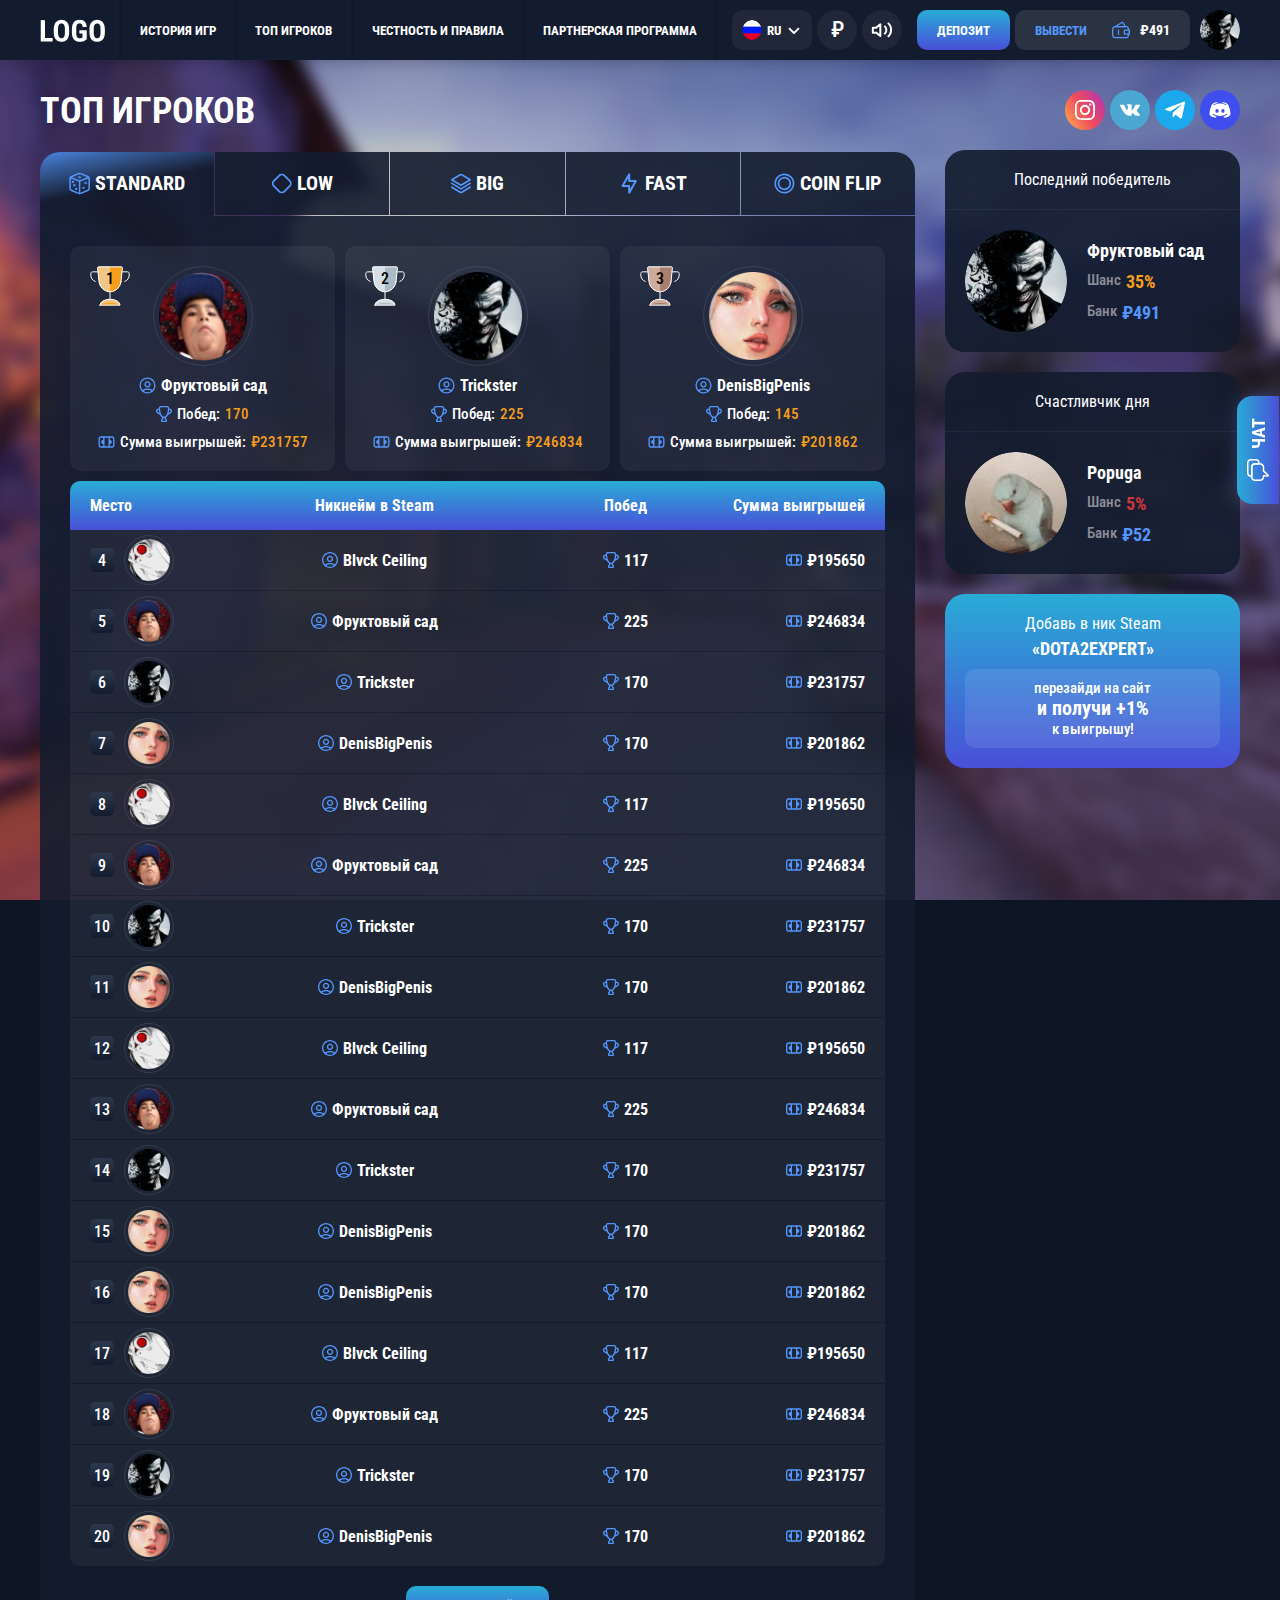
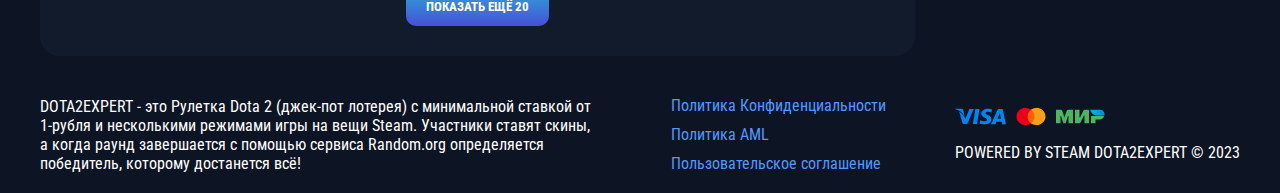
<file: top-users.html>
<!DOCTYPE html>
<html lang="en">
  <head>
    <meta charset="utf-8" />
    <meta name="viewport" content="width=device-width, initial-scale=1" />
    <title></title>
    <link rel="stylesheet" href="css/bootstrap-modal.css">
    <link rel="stylesheet" href="css/slick.css">
    <link rel="stylesheet" href="css/all.css">
    <script src="https://code.jquery.com/jquery-3.6.3.min.js"></script>
    <script src="js/util.js"></script>
    <script src="js/bootstrap.modal.js"></script>
    <script src="js/slick.min.js"></script>
    <script src="js/jquery.scrollbar.js"></script>
    <script src="js/main.js"></script>
  </head>
  <body>
  <header class="header">
    <div class="container">
      <button class="btn btn-burger">
        <svg class="line" width="24" height="24" viewBox="0 0 24 24" fill="none" xmlns="http://www.w3.org/2000/svg">
          <path d="M3 5H21.07" stroke="white" stroke-width="2" stroke-linecap="round" stroke-linejoin="round"/>
          <path d="M3 12H21.07" stroke="white" stroke-width="2" stroke-linecap="round" stroke-linejoin="round"/>
          <path d="M3 19H21.07" stroke="white" stroke-width="2" stroke-linecap="round" stroke-linejoin="round"/>
        </svg>
        <svg class="close" width="24" height="24" viewBox="0 0 24 24" fill="none" xmlns="http://www.w3.org/2000/svg">
          <path d="M6 6L18.7742 18.7742" stroke="#5397FD" stroke-width="2" stroke-linecap="round" stroke-linejoin="round"/>
          <path d="M6 18.7742L18.7742 5.99998" stroke="#5397FD" stroke-width="2" stroke-linecap="round" stroke-linejoin="round"/>
        </svg>
      </button>
      <a href="#" class="logo"><img src="image/logo.png" alt=""></a>
      <div class="nav-box">
        <ul class="nav">
          <li>
            <a href="history.html">
            <span>
              История игр
            </span>
            </a>
          </li>
          <li>
            <a href="top-users.html">
            <span>
              Топ игроков
            </span>
            </a>
          </li>
          <li>
            <a href="faq.html">
            <span>
              Честность и Правила
            </span>
            </a>
          </li>
          <li>
            <a href="ref-1.html">
            <span>
              Партнерская программа
            </span>
            </a>
          </li>
        </ul>
        <div class="control-box">
          <div class="drop-lang">
            <a href="#">
            <span class="lang">
              <img src="image/flag-ru.png" alt="">
            </span>
              RU
              <svg width="16" height="16" viewBox="0 0 16 16" fill="none" xmlns="http://www.w3.org/2000/svg">
                <path d="M12.3289 6.75L7.97694 11.102L3.62495 6.75" stroke="white" stroke-width="2" stroke-linecap="round" stroke-linejoin="round"/>
              </svg>
            </a>
            <ul class="lang-list">
              <li><a href="#"><img src="image/flag-en.png" alt=""></a></li>
              <li><a href="#"><img src="image/flag-pr.png" alt=""></a></li>
              <li><a href="#"><img src="image/flag-gm.png" alt=""></a></li>
              <li><a href="#"><img src="image/flag-ch.png" alt=""></a></li>
            </ul>
          </div>
          <div class="currency-box">
            <button class="btn btn-control-head currency-btn">
              ₽
            </button>
            <ul class="currency-list">
              <li>
                <button class="btn btn-control-head currency-btn">
                  $
                </button>
              </li>
              <li>
                <button class="btn btn-control-head currency-btn">
                  €
                </button>
              </li>
            </ul>
          </div>
          <button class="btn btn-control-head sound-btn">
            <svg class="off" width="22" height="20" viewBox="0 0 22 20" fill="none" xmlns="http://www.w3.org/2000/svg">
              <path d="M1.45459 7.49996H4.78792L8.95459 4.16663V15.8333L4.78792 12.5H1.45459V7.49996Z" stroke="white" stroke-width="2" stroke-linecap="round" stroke-linejoin="round"/>
              <path d="M13.1211 7.5L18.4244 12.8033" stroke="white" stroke-width="2" stroke-linecap="round" stroke-linejoin="round"/>
              <path d="M13.1211 12.8033L18.4244 7.50004" stroke="white" stroke-width="2" stroke-linecap="round" stroke-linejoin="round"/>
            </svg>
            <svg class="on" width="22" height="20" viewBox="0 0 22 20" fill="none" xmlns="http://www.w3.org/2000/svg">
              <path d="M1.83325 7.63936H5.16659L9.33325 4.30603V15.9727L5.16659 12.6394H1.83325V7.63936Z" stroke="white" stroke-width="2" stroke-linecap="round" stroke-linejoin="round"/>
              <path d="M17.4184 3.33334C18.2696 4.18454 18.9448 5.19507 19.4055 6.30722C19.8662 7.41937 20.1033 8.61136 20.1033 9.81515C20.1033 11.0189 19.8662 12.2109 19.4055 13.3231C18.9448 14.4352 18.2696 15.4458 17.4184 16.297" stroke="white" stroke-width="2" stroke-linecap="round"/>
              <path d="M13.8624 6.50269C14.3267 6.96698 14.695 7.51817 14.9463 8.1248C15.1976 8.73143 15.3269 9.38161 15.3269 10.0382C15.3269 10.6948 15.1976 11.345 14.9463 11.9516C14.695 12.5583 14.3267 13.1095 13.8624 13.5738" stroke="white" stroke-width="2" stroke-linecap="round"/>
            </svg>
          </button>
        </div>
        <div class="nav-bottom">
          <div class="panel-bar">
            <ul class="social">
              <li>
                <a href="#" class="btn btn-ico insta">
                  <svg width="20" height="20" viewBox="0 0 20 20" fill="none" xmlns="http://www.w3.org/2000/svg">
                    <g clip-path="url(#clip0_1_127)">
                      <path d="M10.0034 4.86499C7.16757 4.86499 4.87173 7.16332 4.87173 9.99666C4.87173 12.8325 7.17007 15.1283 10.0034 15.1283C12.8392 15.1283 15.1351 12.83 15.1351 9.99666C15.1351 7.16082 12.8367 4.86499 10.0034 4.86499ZM10.0034 13.3275C8.16257 13.3275 6.67257 11.8367 6.67257 9.99666C6.67257 8.15666 8.1634 6.66582 10.0034 6.66582C11.8434 6.66582 13.3342 8.15666 13.3342 9.99666C13.3351 11.8367 11.8442 13.3275 10.0034 13.3275Z" fill="white"></path>
                      <path d="M14.1229 0.064348C12.2829 -0.0214852 7.72538 -0.0173186 5.88371 0.064348C4.26538 0.140181 2.83788 0.531014 1.68705 1.68185C-0.236285 3.60518 0.00954851 6.19684 0.00954851 9.99767C0.00954851 13.8877 -0.207118 16.4193 1.68705 18.3135C3.61788 20.2435 6.24705 19.991 10.0029 19.991C13.8562 19.991 15.1862 19.9935 16.5487 19.466C18.4012 18.7468 19.7995 17.091 19.9362 14.1168C20.0229 12.276 20.0179 7.71934 19.9362 5.87768C19.7712 2.36685 17.887 0.237681 14.1229 0.064348ZM17.0354 17.041C15.7745 18.3018 14.0254 18.1893 9.97871 18.1893C5.81205 18.1893 4.14121 18.251 2.92205 17.0285C1.51788 15.631 1.77205 13.3868 1.77205 9.98434C1.77205 5.38018 1.29955 2.06435 5.92038 1.82768C6.98205 1.79018 7.29455 1.77768 9.96705 1.77768L10.0045 1.80268C14.4454 1.80268 17.9295 1.33768 18.1387 5.95768C18.1862 7.01184 18.197 7.32851 18.197 9.99684C18.1962 14.1152 18.2745 15.796 17.0354 17.041Z" fill="white"></path>
                      <path d="M15.3385 5.86165C16.0008 5.86165 16.5376 5.32476 16.5376 4.66248C16.5376 4.0002 16.0008 3.46332 15.3385 3.46332C14.6762 3.46332 14.1393 4.0002 14.1393 4.66248C14.1393 5.32476 14.6762 5.86165 15.3385 5.86165Z" fill="white"></path>
                    </g>
                    <defs>
                      <clipPath id="clip0_1_127">
                        <rect width="20" height="20" fill="white"></rect>
                      </clipPath>
                    </defs>
                  </svg>
                </a>
              </li>
              <li>
                <a href="#" class="btn btn-ico vk">
                  <svg width="20" height="12" viewBox="0 0 20 12" fill="none" xmlns="http://www.w3.org/2000/svg">
                    <path d="M19.8939 10.5998C19.8697 10.5476 19.8471 10.5043 19.8262 10.4697C19.4792 9.84471 18.8161 9.07762 17.8372 8.16818L17.8166 8.14735L17.8062 8.13714L17.7957 8.12667H17.7852C17.341 7.70319 17.0597 7.41845 16.9419 7.27267C16.7263 6.99497 16.678 6.71387 16.7959 6.42906C16.8791 6.21387 17.1917 5.75943 17.733 5.0651C18.0178 4.69713 18.2433 4.40222 18.4098 4.18002C19.6109 2.58326 20.1316 1.56291 19.9719 1.11856L19.9098 1.01473C19.8681 0.952213 19.7606 0.895024 19.5872 0.842869C19.4134 0.790822 19.1914 0.782215 18.9206 0.816901L15.9216 0.837617C15.8731 0.820402 15.8037 0.822006 15.7133 0.842869C15.623 0.863731 15.5779 0.874199 15.5779 0.874199L15.5257 0.900276L15.4843 0.931606C15.4495 0.952322 15.4114 0.988759 15.3697 1.04084C15.3282 1.09274 15.2935 1.15365 15.2658 1.22306C14.9393 2.06305 14.5681 2.84404 14.1515 3.56597C13.8946 3.99646 13.6587 4.36954 13.4432 4.68542C13.2281 5.0012 13.0476 5.23386 12.9019 5.383C12.756 5.53228 12.6244 5.65187 12.5061 5.74221C12.388 5.83259 12.2979 5.87078 12.2355 5.85681C12.173 5.84284 12.1141 5.82898 12.0583 5.81512C11.9612 5.75261 11.883 5.66759 11.8241 5.56C11.765 5.4524 11.7252 5.31698 11.7043 5.15384C11.6836 4.99059 11.6714 4.85017 11.6679 4.73211C11.6646 4.61419 11.6661 4.4474 11.6732 4.23222C11.6804 4.01692 11.6836 3.87125 11.6836 3.79488C11.6836 3.53103 11.6888 3.24469 11.6991 2.93577C11.7096 2.62685 11.7181 2.38208 11.7252 2.20176C11.7323 2.02126 11.7356 1.83029 11.7356 1.62896C11.7356 1.42763 11.7233 1.26974 11.6991 1.15515C11.6752 1.0407 11.6384 0.9296 11.59 0.821897C11.5413 0.714303 11.4701 0.631073 11.3766 0.571988C11.2829 0.512975 11.1664 0.466145 11.0277 0.43135C10.6598 0.348083 10.1912 0.30304 9.62183 0.296037C8.33067 0.282178 7.50103 0.365554 7.1331 0.546056C6.98732 0.62232 6.8554 0.726521 6.73745 0.858333C6.61245 1.01112 6.59502 1.09449 6.68525 1.10821C7.10184 1.17061 7.39676 1.31989 7.57033 1.5559L7.63288 1.68097C7.68153 1.7712 7.73012 1.93095 7.77873 2.16C7.82728 2.38905 7.85861 2.64242 7.87239 2.91997C7.90704 3.42683 7.90704 3.86071 7.87239 4.22164C7.83764 4.58272 7.80481 4.86381 7.77348 5.06514C7.74215 5.26647 7.69532 5.42961 7.63288 5.55453C7.57033 5.67948 7.52872 5.75585 7.50785 5.78357C7.48703 5.81129 7.46967 5.82876 7.45588 5.83562C7.36565 5.87019 7.2718 5.88781 7.17468 5.88781C7.0774 5.88781 6.95945 5.83916 6.82064 5.74192C6.68186 5.64469 6.53783 5.51112 6.38855 5.34102C6.23927 5.17087 6.07091 4.93311 5.88341 4.62769C5.69605 4.32227 5.50165 3.9613 5.30032 3.54478L5.13375 3.24272C5.02962 3.04839 4.88738 2.76544 4.70688 2.39411C4.52627 2.02264 4.36663 1.66332 4.22785 1.31621C4.17237 1.17043 4.08904 1.05944 3.97798 0.983069L3.92586 0.951739C3.89121 0.92402 3.83559 0.894586 3.75929 0.86322C3.68288 0.83189 3.60315 0.809423 3.51977 0.7956L0.66657 0.816317C0.37501 0.816317 0.177183 0.882368 0.0730178 1.01429L0.0313298 1.07669C0.0105041 1.11145 0 1.16696 0 1.24337C0 1.31975 0.0208258 1.41348 0.0625138 1.52447C0.479029 2.50339 0.93198 3.44748 1.42137 4.35688C1.91075 5.26628 2.33602 5.99883 2.69692 6.55387C3.05789 7.10931 3.42582 7.63353 3.80072 8.12627C4.17562 8.61919 4.42378 8.93508 4.5452 9.07386C4.66676 9.21289 4.76224 9.31684 4.83165 9.38625L5.09203 9.63612C5.25863 9.80276 5.50329 10.0023 5.82611 10.2349C6.149 10.4675 6.50646 10.6966 6.89869 10.9224C7.29099 11.1478 7.74737 11.3318 8.26808 11.474C8.78873 11.6165 9.29548 11.6736 9.7884 11.646H10.9859C11.2288 11.6251 11.4128 11.5487 11.5379 11.4169L11.5793 11.3647C11.6072 11.3233 11.6333 11.2589 11.6573 11.1723C11.6817 11.0855 11.6938 10.9899 11.6938 10.8859C11.6867 10.5875 11.7094 10.3185 11.7613 10.079C11.8132 9.8396 11.8724 9.6591 11.9386 9.53753C12.0047 9.41608 12.0793 9.31359 12.1624 9.23051C12.2456 9.14724 12.3049 9.0968 12.3397 9.07944C12.3743 9.06197 12.4019 9.05012 12.4227 9.04301C12.5893 8.98749 12.7854 9.04125 13.0112 9.20454C13.2369 9.36768 13.4485 9.56912 13.6465 9.80853C13.8444 10.0481 14.0821 10.317 14.3597 10.6154C14.6375 10.914 14.8804 11.1359 15.0886 11.2819L15.2968 11.4069C15.4358 11.4903 15.6163 11.5666 15.8385 11.6361C16.0603 11.7054 16.2546 11.7228 16.4215 11.6881L19.0872 11.6465C19.3508 11.6465 19.556 11.6029 19.7015 11.5162C19.8473 11.4295 19.9339 11.3339 19.9619 11.2299C19.9897 11.1258 19.9912 11.0077 19.9672 10.8757C19.9425 10.744 19.9181 10.6519 19.8939 10.5998Z" fill="white"></path>
                  </svg>
                </a>
              </li>
              <li>
                <a href="#" class="btn btn-ico tg">
                  <svg width="20" height="18" viewBox="0 0 20 18" fill="none" xmlns="http://www.w3.org/2000/svg">
                    <path d="M19.9427 2.13516C20.2107 0.884258 19.4959 0.39283 18.6918 0.705557L0.911028 7.54086C-0.295203 8.03229 -0.250528 8.70242 0.732327 9.01515L5.24452 10.4001L15.7879 3.78815C16.2793 3.43074 16.7707 3.65412 16.3686 3.96685L7.83568 11.651L7.52296 16.3419C8.01439 16.3419 8.19309 16.1632 8.46114 15.8951L10.6502 13.7507L15.2518 17.146C16.1006 17.6375 16.726 17.3694 16.9494 16.3866L19.9427 2.13516Z" fill="white"></path>
                  </svg>
                </a>
              </li>
              <li>
                <a href="#" class="btn btn-ico dc">
                  <svg width="22" height="16" viewBox="0 0 22 16" fill="none" xmlns="http://www.w3.org/2000/svg">
                    <path d="M18.5897 1.96025C16.7727 0.497551 13.898 0.24966 13.7747 0.240986C13.6811 0.233276 13.5874 0.254885 13.5066 0.302818C13.4257 0.350751 13.3618 0.422635 13.3237 0.508508C13.2689 0.631869 13.2223 0.758761 13.1845 0.888334C14.3865 1.09149 15.8629 1.50007 17.1987 2.32912C17.2496 2.36074 17.2938 2.40209 17.3288 2.45081C17.3638 2.49953 17.3888 2.55466 17.4025 2.61305C17.4162 2.67145 17.4182 2.73196 17.4085 2.79115C17.3988 2.85033 17.3775 2.90702 17.3459 2.95797C17.3143 3.00893 17.2729 3.05316 17.2242 3.08814C17.1755 3.12312 17.1203 3.14816 17.0619 3.16183C17.0035 3.1755 16.943 3.17754 16.8839 3.16782C16.8247 3.1581 16.768 3.13683 16.717 3.1052C14.4207 1.67949 11.5528 1.60872 11 1.60872C10.4476 1.60872 7.57791 1.67994 5.28298 3.10475C5.23202 3.13637 5.17533 3.15765 5.11615 3.16736C5.05697 3.17708 4.99645 3.17504 4.93806 3.16137C4.82012 3.13376 4.71799 3.06043 4.65412 2.95752C4.59025 2.8546 4.56988 2.73053 4.59749 2.6126C4.6251 2.49466 4.69843 2.39253 4.80135 2.32866C6.13713 1.5019 7.61352 1.09149 8.81554 0.890159C8.74615 0.663725 8.68315 0.520834 8.67859 0.508508C8.6406 0.422028 8.5764 0.349674 8.49505 0.301669C8.4137 0.253664 8.31933 0.232436 8.22526 0.240986C8.102 0.250116 5.22728 0.497551 3.38522 1.97988C2.42424 2.86918 0.5 8.06942 0.5 12.5652C0.5 12.6456 0.521456 12.7223 0.560717 12.7917C1.88737 15.1245 5.50941 15.734 6.3348 15.7609H6.34896C6.42099 15.7611 6.49204 15.7442 6.55631 15.7117C6.62058 15.6792 6.67624 15.6319 6.71874 15.5737L7.5528 14.4251C5.30078 13.844 4.15035 12.856 4.08461 12.7972C3.9938 12.717 3.93855 12.6041 3.93102 12.4832C3.92348 12.3623 3.96428 12.2434 4.04443 12.1526C4.12459 12.0617 4.23753 12.0065 4.35842 11.999C4.47931 11.9914 4.59824 12.0322 4.68904 12.1124C4.71552 12.1375 6.83424 13.9348 11 13.9348C15.1726 13.9348 17.2913 12.1302 17.3128 12.1124C17.4039 12.0328 17.5228 11.9926 17.6435 12.0007C17.7642 12.0087 17.8768 12.0643 17.9565 12.1553C17.9959 12.2001 18.0262 12.2523 18.0455 12.3088C18.0648 12.3654 18.0727 12.4251 18.0689 12.4847C18.0651 12.5443 18.0496 12.6026 18.0232 12.6562C17.9969 12.7098 17.9602 12.7577 17.9154 12.7972C17.8497 12.856 16.6992 13.844 14.4472 14.4251L15.2817 15.5737C15.3242 15.6318 15.3798 15.6791 15.4439 15.7116C15.5081 15.7441 15.5791 15.761 15.651 15.7609H15.6647C16.491 15.734 20.1126 15.124 21.4397 12.7917C21.4785 12.7223 21.5 12.6456 21.5 12.5652C21.5 8.06942 19.5758 2.86964 18.5897 1.96025ZM8.03261 10.7392C7.1497 10.7392 6.43478 9.92198 6.43478 8.91307C6.43478 7.90416 7.1497 7.08699 8.03261 7.08699C8.91552 7.08699 9.63043 7.90416 9.63043 8.91307C9.63043 9.92198 8.91552 10.7392 8.03261 10.7392ZM13.9674 10.7392C13.0845 10.7392 12.3696 9.92198 12.3696 8.91307C12.3696 7.90416 13.0845 7.08699 13.9674 7.08699C14.8503 7.08699 15.5652 7.90416 15.5652 8.91307C15.5652 9.92198 14.8503 10.7392 13.9674 10.7392Z" fill="white"></path>
                  </svg>
                </a>
              </li>
            </ul>
          </div>
          <button class="btn btn-primary btn-support">
            <span class="ico">
              <img src="image/img-support.png" alt="">
            </span>
            <span class="text">
              <strong>Support 24/7</strong>
              <span>Мы всегда поможем</span>
            </span>
          </button>
        </div>
        <span class="close">
          <svg width="24" height="24" viewBox="0 0 24 24" fill="none" xmlns="http://www.w3.org/2000/svg">
            <g>
            <path d="M6 6.00003L18.7742 18.7742" stroke="white" stroke-width="2" stroke-linecap="round" stroke-linejoin="round"/>
            <path d="M6 18.7742L18.7742 6.00001" stroke="white" stroke-width="2" stroke-linecap="round" stroke-linejoin="round"/>
            </g>
            </svg>
        </span>
      </div>
      <div class="profile-holder">
        <button class="btn btn-primary btn-small">
          депозит
        </button>
        <div class="user-control">
          <a href="#">вывести</a>
          <span class="sum">
          <svg width="18" height="18" viewBox="0 0 18 18" fill="none" xmlns="http://www.w3.org/2000/svg">
          <path fill-rule="evenodd" clip-rule="evenodd" d="M0 8.20435C0 6.47044 1.40562 5.06482 3.13953 5.06482H14.6233C15.8717 5.06482 16.8837 6.07686 16.8837 7.32528V8.33195C17.5063 8.36807 18 8.88437 18 9.51598V12.7532C18 13.3848 17.5063 13.9011 16.8837 13.9372V14.9439C16.8837 16.1923 15.8717 17.2044 14.6233 17.2044H3.13953C1.40561 17.2044 0 15.7987 0 14.0648V8.20435ZM3.13953 6.32063C2.09918 6.32063 1.25581 7.164 1.25581 8.20435V14.0648C1.25581 15.1052 2.09918 15.9485 3.13953 15.9485H14.6233C15.1781 15.9485 15.6279 15.4987 15.6279 14.9439V13.8695C15.6279 13.2379 16.1216 12.7216 16.7442 12.6854V9.58373C16.1216 9.54762 15.6279 9.03132 15.6279 8.3997V7.32528C15.6279 6.77043 15.1781 6.32063 14.6233 6.32063H3.13953Z" fill="#5397FD"/>
          <path fill-rule="evenodd" clip-rule="evenodd" d="M11.7207 9.87869C11.7207 9.06953 12.3767 8.41357 13.1858 8.41357H16.5347C17.3438 8.41357 17.9998 9.06953 17.9998 9.87869V12.3903C17.9998 13.1995 17.3438 13.8554 16.5347 13.8554H13.1858C12.3767 13.8554 11.7207 13.1995 11.7207 12.3903V9.87869ZM13.1858 9.66939C13.0702 9.66939 12.9765 9.7631 12.9765 9.87869V12.3903C12.9765 12.5059 13.0702 12.5996 13.1858 12.5996H16.5347C16.6503 12.5996 16.744 12.5059 16.744 12.3903V9.87869C16.744 9.7631 16.6503 9.66939 16.5347 9.66939H13.1858Z" fill="#5397FD"/>
          <path fill-rule="evenodd" clip-rule="evenodd" d="M10.5442 2.16083C10.4869 2.0558 10.3534 2.02007 10.2513 2.08246L5.37108 5.06483H12.1282L10.5442 2.16083ZM9.59649 1.01089C10.3111 0.574202 11.2457 0.824277 11.6467 1.55948L13.6697 5.26825C13.9283 5.74247 13.5851 6.32065 13.0449 6.32065H3.437C2.7183 6.32065 2.45265 5.37657 3.06592 5.0018L9.59649 1.01089Z" fill="#5397FD"/>
          <path fill-rule="evenodd" clip-rule="evenodd" d="M6.48782 13.8553C6.14103 13.8553 5.85991 13.5742 5.85991 13.2274L5.85991 9.04139C5.85991 8.69461 6.14103 8.41349 6.48782 8.41349C6.8346 8.41349 7.11572 8.69461 7.11572 9.04139L7.11572 13.2274C7.11572 13.5742 6.8346 13.8553 6.48782 13.8553Z" fill="#5397FD"/>
          </svg>
          ₽491
        </span>
        </div>
        <a href="#" class="profile"><img src="image/img-04.png" alt=""></a>
        <div class="profile-drop">
          <div class="item">
            <a href="lk-wallet_no-elem.html">
              Профиль
              <svg width="18" height="18" viewBox="0 0 18 18" fill="none" xmlns="http://www.w3.org/2000/svg">
                <path d="M9 0C13.9706 0 18 4.02944 18 9C18 13.9706 13.9706 18 9 18C4.02944 18 0 13.9706 0 9C0 4.02944 4.02944 0 9 0ZM9 13.875C7.43554 13.875 5.94003 14.3115 4.65241 15.1118C5.87863 15.9859 7.37928 16.5 9 16.5C10.6204 16.5 12.1208 15.9861 13.347 15.1125C12.0596 14.3114 10.5643 13.875 9 13.875ZM9 1.5C4.85786 1.5 1.5 4.85786 1.5 9C1.5 10.9618 2.25319 12.7476 3.48617 14.0841C5.08922 12.9811 6.99824 12.375 9 12.375C11.002 12.375 12.9112 12.9813 14.5145 14.0831C15.7471 12.7469 16.5 10.9614 16.5 9C16.5 4.85786 13.1421 1.5 9 1.5ZM9 4.125C10.9681 4.125 12.5625 5.71938 12.5625 7.6875C12.5625 9.65562 10.9681 11.25 9 11.25C7.03188 11.25 5.4375 9.65562 5.4375 7.6875C5.4375 5.71938 7.03188 4.125 9 4.125ZM9 5.625C7.86031 5.625 6.9375 6.54781 6.9375 7.6875C6.9375 8.82719 7.86031 9.75 9 9.75C10.1397 9.75 11.0625 8.82719 11.0625 7.6875C11.0625 6.54781 10.1397 5.625 9 5.625Z" fill="#5397FD"/>
              </svg>
            </a>
          </div>
          <div class="item">
            <a href="#">
              выйти с аккаунта
              <svg width="18" height="18" viewBox="0 0 18 18" fill="none" xmlns="http://www.w3.org/2000/svg">
                <g clip-path="url(#clip0_366_9239)">
                  <path d="M10.125 3.74996V1.12496C10.125 0.926049 10.046 0.735284 9.90533 0.594632C9.76468 0.453979 9.57391 0.374962 9.375 0.374962H1.125C0.926088 0.374962 0.735322 0.453979 0.59467 0.594632C0.454018 0.735284 0.375 0.926049 0.375 1.12496V16.875C0.375 17.0739 0.454018 17.2646 0.59467 17.4053C0.735322 17.5459 0.926088 17.625 1.125 17.625H9.375C9.57391 17.625 9.76468 17.5459 9.90533 17.4053C10.046 17.2646 10.125 17.0739 10.125 16.875V14.25" stroke="#5397FD" stroke-width="1.5" stroke-linecap="round" stroke-linejoin="round"/>
                  <path d="M17.625 9H3.375" stroke="#5397FD" stroke-width="1.5" stroke-linecap="round" stroke-linejoin="round"/>
                  <path d="M13.875 12.75L17.625 9.00004L13.875 5.25004" stroke="#5397FD" stroke-width="1.5" stroke-linecap="round" stroke-linejoin="round"/>
                </g>
                <defs>
                  <clipPath id="clip0_366_9239">
                    <rect width="18" height="18" fill="white"/>
                  </clipPath>
                </defs>
              </svg>
            </a>
          </div>
        </div>
      </div>
    </div>
  </header>

  <div class="wrapper">
    <div class="container">

      <div class="column-box">
        <div class="content">
          <h1 class="mb20">Топ игроков</h1>

          <div class="tabs-container">
            <div class="tab-nav">
              <div class="item active" data-tab="tab-1">
                <span class="name">
                  <span class="ico">
                    <svg width="21" height="23" viewBox="0 0 21 23" fill="none" xmlns="http://www.w3.org/2000/svg">
                    <path d="M10.6 9.12073V21.5001" stroke="#5397FD" stroke-width="1.5" stroke-linecap="round" stroke-linejoin="round"/>
                    <path d="M1.42651 5.4512L10.5999 9.12057L19.7733 5.4512" stroke="#5397FD" stroke-width="1.5" stroke-linecap="round" stroke-linejoin="round"/>
                    <path d="M8.77799 21.1127C9.35147 21.3681 9.97221 21.5 10.6 21.5C11.2277 21.5 11.8485 21.3681 12.422 21.1127L18.9913 18.1925C19.328 18.0429 19.6142 17.7988 19.8149 17.4898C20.0158 17.1808 20.1225 16.8202 20.1225 16.4518V6.54827C20.1225 6.17981 20.0158 5.81922 19.8149 5.51018C19.6142 5.20127 19.328 4.95711 18.9913 4.80755L12.422 1.88729C11.8485 1.63194 11.2277 1.5 10.6 1.5C9.97221 1.5 9.35147 1.63194 8.77799 1.88729L2.20869 4.80374C1.87113 4.95369 1.58448 5.19861 1.38362 5.50853C1.18276 5.81846 1.07637 6.18019 1.0774 6.54954V16.453C1.07735 16.8215 1.18421 17.1821 1.38501 17.4911C1.58581 17.8 1.87193 18.0442 2.20869 18.1937L8.77799 21.1127Z" stroke="#5397FD" stroke-width="1.5" stroke-linecap="round" stroke-linejoin="round"/>
                    <path d="M3.93414 10.3485C3.67117 10.3485 3.45801 10.1353 3.45801 9.87234C3.45801 9.60939 3.67117 9.39621 3.93414 9.39621" stroke="#5397FD" stroke-width="1.5"/>
                    <path d="M3.9342 10.3485C4.19717 10.3485 4.41033 10.1353 4.41033 9.87234C4.41033 9.60939 4.19717 9.39621 3.9342 9.39621" stroke="#5397FD" stroke-width="1.5"/>
                    <path d="M5.36236 13.6864C5.0994 13.6864 4.88623 13.4733 4.88623 13.2103C4.88623 12.9474 5.0994 12.7342 5.36236 12.7342" stroke="#5397FD" stroke-width="1.5"/>
                    <path d="M5.36243 13.6864C5.62538 13.6864 5.83856 13.4733 5.83856 13.2103C5.83856 12.9474 5.62538 12.7342 5.36243 12.7342" stroke="#5397FD" stroke-width="1.5"/>
                    <path d="M7.26702 17.4904C7.00406 17.4904 6.79089 17.2772 6.79089 17.0143C6.79089 16.7513 7.00406 16.5381 7.26702 16.5381" stroke="#5397FD" stroke-width="1.5"/>
                    <path d="M7.26709 17.4904C7.53005 17.4904 7.74322 17.2772 7.74322 17.0143C7.74322 16.7513 7.53005 16.5381 7.26709 16.5381" stroke="#5397FD" stroke-width="1.5"/>
                    <path d="M14.5538 16.3312C14.2908 16.3312 14.0776 16.118 14.0776 15.8551C14.0776 15.5921 14.2908 15.3789 14.5538 15.3789" stroke="#5397FD" stroke-width="1.5"/>
                    <path d="M14.5537 16.3312C14.8167 16.3312 15.0298 16.118 15.0298 15.8551C15.0298 15.5921 14.8167 15.3789 14.5537 15.3789" stroke="#5397FD" stroke-width="1.5"/>
                    <path d="M16.6031 11.4302C16.3401 11.4302 16.127 11.217 16.127 10.954C16.127 10.6911 16.3401 10.4779 16.6031 10.4779" stroke="#5397FD" stroke-width="1.5"/>
                    <path d="M16.603 11.4302C16.866 11.4302 17.0792 11.217 17.0792 10.954C17.0792 10.6911 16.866 10.4779 16.603 10.4779" stroke="#5397FD" stroke-width="1.5"/>
                    <path d="M10.5999 5.80171C10.3369 5.80171 10.1238 5.58854 10.1238 5.32559C10.1238 5.06264 10.3369 4.84946 10.5999 4.84946" stroke="#5397FD" stroke-width="1.5"/>
                    <path d="M10.6 5.80168C10.8629 5.80168 11.0761 5.5885 11.0761 5.32555C11.0761 5.0626 10.8629 4.84943 10.6 4.84943" stroke="#5397FD" stroke-width="1.5"/>
                    </svg>
                  </span>
                  <span class="text">STANDARD</span>
                </span>
              </div>
              <div class="item" data-tab="tab-2">
                <span class="name">
                  <span class="ico">
                    <svg width="21" height="21" viewBox="0 0 21 21" fill="none" xmlns="http://www.w3.org/2000/svg">
                    <g clip-path="url(#clip0_1_183)">
                    <path d="M10.7999 20.4392C10.2527 20.44 9.71079 20.3328 9.20514 20.1237C8.69949 19.9147 8.24007 19.6078 7.85322 19.2209L2.07822 13.4451C1.29709 12.6637 0.858276 11.6041 0.858276 10.4992C0.858276 9.39438 1.29709 8.33476 2.07822 7.55339L7.85322 1.77756C8.63552 0.997553 9.69517 0.55954 10.7999 0.55954C11.9046 0.55954 12.9643 0.997553 13.7466 1.77756L19.5216 7.55339C20.3027 8.33476 20.7415 9.39438 20.7415 10.4992C20.7415 11.6041 20.3027 12.6637 19.5216 13.4451L13.7466 19.2209C13.3597 19.6078 12.9003 19.9147 12.3946 20.1237C11.889 20.3328 11.3471 20.44 10.7999 20.4392ZM10.7999 2.22506C10.4715 2.22444 10.1463 2.28868 9.84282 2.4141C9.53936 2.53952 9.26366 2.72364 9.03155 2.95589L3.25655 8.73173C2.78788 9.20055 2.52459 9.83632 2.52459 10.4992C2.52459 11.1621 2.78788 11.7979 3.25655 12.2667L9.03155 18.0426C9.26372 18.2749 9.53939 18.4592 9.84281 18.5849C10.1462 18.7106 10.4714 18.7754 10.7999 18.7754C11.1283 18.7754 11.4535 18.7106 11.757 18.5849C12.0604 18.4592 12.3361 18.2749 12.5682 18.0426L18.3432 12.2667C18.8119 11.7979 19.0752 11.1621 19.0752 10.4992C19.0752 9.83632 18.8119 9.20055 18.3432 8.73173L12.5682 2.95589C12.3361 2.72364 12.0604 2.53952 11.7569 2.4141C11.4535 2.28868 11.1282 2.22444 10.7999 2.22506Z" fill="#5397FD"/>
                    </g>
                    <defs>
                    <clipPath id="clip0_1_183">
                    <rect width="20" height="20" fill="white" transform="translate(0.799927 0.5)"/>
                    </clipPath>
                    </defs>
                    </svg>
                  </span>
                  <span class="text">LOW</span>
                </span>
              </div>
              <div class="item" data-tab="tab-3">
                <span class="name">
                  <span class="ico">
                    <svg width="20" height="21" viewBox="0 0 20 21" fill="none" xmlns="http://www.w3.org/2000/svg">
                    <g clip-path="url(#clip0_1_191)">
                    <path d="M18.7376 9.6461L10.0001 14.8894L1.26258 9.6461C1.07306 9.53239 0.846133 9.49862 0.631716 9.55223C0.4173 9.60583 0.232959 9.74242 0.119248 9.93194C0.0055361 10.1215 -0.0282319 10.3484 0.0253722 10.5628C0.0789764 10.7772 0.215562 10.9616 0.405081 11.0753L9.57175 16.5753C9.70136 16.6531 9.84971 16.6943 10.0009 16.6943C10.1521 16.6943 10.3005 16.6531 10.4301 16.5753L19.5968 11.0753C19.7863 10.9616 19.9229 10.7772 19.9765 10.5628C20.0301 10.3484 19.9963 10.1215 19.8826 9.93194C19.7689 9.74242 19.5845 9.60583 19.3701 9.55223C19.1557 9.49862 18.9288 9.53239 18.7393 9.6461H18.7376Z" fill="#5397FD"/>
                    <path d="M18.7377 13.4523L10.0002 18.6949L1.2627 13.4523C1.16886 13.396 1.06485 13.3588 0.956605 13.3427C0.848361 13.3266 0.738004 13.3319 0.631836 13.3585C0.525668 13.385 0.425767 13.4322 0.337837 13.4974C0.249908 13.5625 0.175672 13.6443 0.119367 13.7382C0.063063 13.832 0.0257933 13.936 0.00968614 14.0443C-0.00642103 14.1525 -0.00105025 14.2629 0.0254918 14.369C0.079096 14.5835 0.215681 14.7678 0.405201 14.8815L9.57187 20.3815C9.70148 20.4594 9.84983 20.5005 10.001 20.5005C10.1522 20.5005 10.3006 20.4594 10.4302 20.3815L19.5969 14.8815C19.7864 14.7678 19.923 14.5835 19.9766 14.369C20.0302 14.1546 19.9964 13.9277 19.8827 13.7382C19.769 13.5487 19.5847 13.4121 19.3702 13.3585C19.1558 13.3049 18.9289 13.3386 18.7394 13.4523H18.7377Z" fill="#5397FD"/>
                    <path d="M9.99998 12.8112C9.55046 12.8109 9.10947 12.6885 8.72415 12.457L0.404147 7.46451C0.280937 7.39042 0.17899 7.28572 0.108214 7.16058C0.0374394 7.03544 0.000244141 6.89411 0.000244141 6.75034C0.000244141 6.60657 0.0374394 6.46525 0.108214 6.34011C0.17899 6.21496 0.280937 6.11026 0.404147 6.03618L8.72415 1.04367C9.10946 0.812199 9.55048 0.689911 9.99998 0.689911C10.4495 0.689911 10.8905 0.812199 11.2758 1.04367L19.5958 6.03618C19.719 6.11026 19.821 6.21496 19.8917 6.34011C19.9625 6.46525 19.9997 6.60657 19.9997 6.75034C19.9997 6.89411 19.9625 7.03544 19.8917 7.16058C19.821 7.28572 19.719 7.39042 19.5958 7.46451L11.2758 12.457C10.8905 12.6885 10.4495 12.8109 9.99998 12.8112ZM2.45331 6.75034L9.58331 11.0278C9.70924 11.1032 9.85324 11.143 9.99998 11.143C10.1467 11.143 10.2907 11.1032 10.4166 11.0278L17.5466 6.75034L10.4166 2.47284C10.2907 2.39751 10.1467 2.35773 9.99998 2.35773C9.85324 2.35773 9.70924 2.39751 9.58331 2.47284L2.45331 6.75034Z" fill="#5397FD"/>
                    </g>
                    <defs>
                    <clipPath id="clip0_1_191">
                    <rect width="20" height="20" fill="white" transform="translate(0 0.5)"/>
                    </clipPath>
                    </defs>
                    </svg>
                  </span>
                  <span class="text">Big</span>
                </span>
              </div>
              <div class="item" data-tab="tab-4">
                <span class="name">
                  <span class="ico">
                    <svg width="21" height="21" viewBox="0 0 21 21" fill="none" xmlns="http://www.w3.org/2000/svg">
                    <path d="M3.53326 13L2.66502 12.5039C2.48816 12.8134 2.48943 13.1936 2.66835 13.5019C2.84728 13.8103 3.17679 14 3.53326 14V13ZM10.1999 1.33334L11.1999 1.33334C11.1999 0.87991 10.8948 0.483226 10.4566 0.366844C10.0184 0.250462 9.55665 0.443514 9.33169 0.837205L10.1999 1.33334ZM10.1999 13H11.1999C11.1999 12.4477 10.7522 12 10.1999 12V13ZM10.1999 19.6667H9.19993C9.19993 20.1201 9.50502 20.5168 9.94326 20.6332C10.3815 20.7496 10.8432 20.5565 11.0682 20.1628L10.1999 19.6667ZM16.8666 8.00001L17.7348 8.49615C17.9117 8.18665 17.9104 7.8064 17.7315 7.49808C17.5526 7.18977 17.2231 7.00001 16.8666 7.00001V8.00001ZM10.1999 8.00001H9.19993C9.19993 8.55229 9.64765 9.00001 10.1999 9.00001V8.00001ZM4.40151 13.4961L11.0682 1.82948L9.33169 0.837205L2.66502 12.5039L4.40151 13.4961ZM10.1999 12H3.53326V14H10.1999V12ZM11.1999 19.6667L11.1999 13H9.19993L9.19993 19.6667H11.1999ZM15.9984 7.50387L9.33169 19.1705L11.0682 20.1628L17.7348 8.49615L15.9984 7.50387ZM10.1999 9.00001H16.8666V7.00001H10.1999V9.00001ZM9.19993 1.33334L9.19993 8.00001H11.1999L11.1999 1.33334L9.19993 1.33334Z" fill="#5397FD"/>
                    </svg>
                  </span>
                  <span class="text">fast</span>
                </span>
              </div>
              <div class="item" data-tab="tab-5">
                <span class="name">
                  <span class="ico">
                    <svg width="21" height="21" viewBox="0 0 21 21" fill="none" xmlns="http://www.w3.org/2000/svg">
                    <path d="M10.4 20.5C8.42216 20.5 6.48876 19.9135 4.84426 18.8147C3.19977 17.7159 1.91805 16.1541 1.16117 14.3268C0.404296 12.4996 0.206263 10.4889 0.592115 8.5491C0.977967 6.60929 1.93037 4.82746 3.3289 3.42894C4.72743 2.03041 6.50926 1.078 8.44907 0.692152C10.3889 0.306299 12.3995 0.504333 14.2268 1.26121C16.0541 2.01809 17.6158 3.29981 18.7147 4.9443C19.8135 6.58879 20.4 8.52219 20.4 10.5C20.3971 13.1513 19.3426 15.6932 17.4679 17.5679C15.5931 19.4426 13.0513 20.4971 10.4 20.5ZM10.4 2.16667C8.75179 2.16667 7.14063 2.65541 5.77022 3.57109C4.39981 4.48677 3.3317 5.78826 2.70097 7.31098C2.07024 8.83369 1.90521 10.5092 2.22676 12.1258C2.5483 13.7423 3.34197 15.2271 4.50741 16.3926C5.67285 17.558 7.15771 18.3517 8.77422 18.6732C10.3907 18.9948 12.0663 18.8297 13.589 18.199C15.1117 17.5683 16.4132 16.5002 17.3289 15.1298C18.2446 13.7593 18.7333 12.1482 18.7333 10.5C18.7309 8.29061 17.8521 6.1724 16.2898 4.61013C14.7276 3.04785 12.6094 2.1691 10.4 2.16667ZM10.4 17.1667C9.08143 17.1667 7.79249 16.7757 6.69617 16.0431C5.59984 15.3106 4.74536 14.2694 4.24077 13.0512C3.73619 11.8331 3.60416 10.4926 3.8614 9.1994C4.11863 7.9062 4.75357 6.71831 5.68592 5.78596C6.61827 4.85361 7.80616 4.21867 9.09937 3.96144C10.3926 3.7042 11.733 3.83622 12.9512 4.34081C14.1694 4.84539 15.2106 5.69987 15.9431 6.7962C16.6756 7.89253 17.0666 9.18146 17.0666 10.5C17.0646 12.2675 16.3616 13.962 15.1118 15.2119C13.862 16.4617 12.1675 17.1647 10.4 17.1667ZM10.4 5.5C9.41106 5.5 8.44436 5.79325 7.62212 6.34266C6.79987 6.89206 6.15901 7.67296 5.78057 8.58659C5.40213 9.50022 5.30312 10.5056 5.49604 11.4755C5.68897 12.4454 6.16517 13.3363 6.86443 14.0355C7.5637 14.7348 8.45461 15.211 9.42452 15.4039C10.3944 15.5969 11.3998 15.4978 12.3134 15.1194C13.227 14.741 14.0079 14.1001 14.5573 13.2779C15.1067 12.4556 15.4 11.4889 15.4 10.5C15.3986 9.17433 14.8714 7.90333 13.934 6.96593C12.9966 6.02854 11.7256 5.50133 10.4 5.5Z" fill="#5397FD"/>
                    </svg>
                  </span>
                  <span class="text">coin flip</span>
                </span>
              </div>
            </div>

            <div class="tab-content active" data-tab="tab-1">
              <h2 class="mb15 d-mob">STANDARD GAME</h2>
              <div class="first-top">
                <div class="item">
                  <span class="number gold">1</span>
                  <div class="img btn-user"><img src="image/img-14.png" alt=""></div>
                  <span class="info name">
                    <svg width="17" height="17" viewBox="0 0 17 17" fill="none" xmlns="http://www.w3.org/2000/svg">
                    <path d="M8.5 0.5C12.9183 0.5 16.5 4.08172 16.5 8.5C16.5 12.9183 12.9183 16.5 8.5 16.5C4.08172 16.5 0.5 12.9183 0.5 8.5C0.5 4.08172 4.08172 0.5 8.5 0.5ZM8.5 12.8333C7.10937 12.8333 5.78003 13.2213 4.63548 13.9327C5.72545 14.7097 7.05936 15.1667 8.5 15.1667C9.94034 15.1667 11.274 14.7099 12.364 13.9333C11.2197 13.2212 9.89046 12.8333 8.5 12.8333ZM8.5 1.83333C4.8181 1.83333 1.83333 4.8181 1.83333 8.5C1.83333 10.2438 2.50284 11.8312 3.59882 13.0192C5.02375 12.0388 6.72066 11.5 8.5 11.5C10.2795 11.5 11.9766 12.0389 13.4018 13.0183C14.4974 11.8306 15.1667 10.2435 15.1667 8.5C15.1667 4.8181 12.1819 1.83333 8.5 1.83333ZM8.5 4.16667C10.2494 4.16667 11.6667 5.58389 11.6667 7.33333C11.6667 9.08277 10.2494 10.5 8.5 10.5C6.75056 10.5 5.33333 9.08277 5.33333 7.33333C5.33333 5.58389 6.75056 4.16667 8.5 4.16667ZM8.5 5.5C7.48694 5.5 6.66667 6.32027 6.66667 7.33333C6.66667 8.34639 7.48694 9.16667 8.5 9.16667C9.51306 9.16667 10.3333 8.34639 10.3333 7.33333C10.3333 6.32027 9.51306 5.5 8.5 5.5Z" fill="#5397FD"/>
                    </svg>
                    Фруктовый сад
                  </span>
                  <span class="info">
                    <svg width="16" height="16" viewBox="0 0 16 16" fill="none" xmlns="http://www.w3.org/2000/svg">
                    <path fill-rule="evenodd" clip-rule="evenodd" d="M10.0287 5.24283e-07H5.9712C5.5314 -1.19497e-05 5.15756 -2.25529e-05 4.84865 0.0279471C4.52144 0.0575743 4.21291 0.122042 3.91713 0.28257C3.4771 0.521389 3.09054 0.943002 2.89072 1.40206C2.7167 1.80182 2.69773 2.22434 2.725 2.70468C2.3093 2.63045 1.87437 2.6694 1.49291 2.79966C0.696836 3.07148 0 3.78277 0 4.88888C0 5.93409 0.623099 6.88405 1.43283 7.54441C2.11689 8.10229 2.9986 8.51039 3.93587 8.63036C4.04895 8.89866 4.16997 9.15394 4.29909 9.39503C4.77948 10.2921 5.3961 11.0299 6.15607 11.4885C6.13404 11.8576 6.08031 12.1092 6.02016 12.2853C5.94574 12.5032 5.8534 12.6304 5.75336 12.7421C5.71233 12.7879 5.67716 12.8237 5.63357 12.8682C5.6106 12.8916 5.58524 12.9174 5.5555 12.9483C5.47991 13.0269 5.38532 13.1293 5.2988 13.2557C5.1068 13.5362 5 13.867 5 14.3L5.00001 15.3333C5.00001 15.7015 5.29849 16 5.66667 16H10.3333C10.7015 16 11 15.7015 11 15.3333L11 14.3C11 13.867 10.8932 13.5362 10.7012 13.2557C10.6147 13.1293 10.5201 13.0269 10.4445 12.9483C10.4148 12.9174 10.3894 12.8916 10.3665 12.8682C10.3229 12.8238 10.2877 12.7879 10.2466 12.7421C10.1466 12.6304 10.0543 12.5032 9.97985 12.2853C9.91969 12.1092 9.86596 11.8576 9.84393 11.4885C10.6039 11.0299 11.2204 10.292 11.7008 9.39503C11.8299 9.15395 11.951 8.89867 12.064 8.63037C13.0013 8.51042 13.8831 8.10231 14.5672 7.54441C15.3769 6.88405 16 5.93409 16 4.88888C16 3.78277 15.3032 3.07148 14.5071 2.79966C14.1256 2.66939 13.6906 2.63045 13.2749 2.7047C13.3022 2.22435 13.2832 1.80182 13.1092 1.40206C12.9094 0.943002 12.5228 0.521389 12.0828 0.28257C11.787 0.122042 11.4785 0.0575743 11.1513 0.0279471C10.8423 -2.25529e-05 10.4685 -1.19497e-05 10.0287 5.24283e-07ZM8.54908 11.9593C8.37164 11.9861 8.18862 12 7.99995 12C7.81132 12 7.62833 11.9861 7.45092 11.9593C7.41394 12.2478 7.35679 12.4971 7.28192 12.7163C7.13759 13.1388 6.93827 13.4176 6.74663 13.6316C6.68465 13.7008 6.61507 13.7718 6.56273 13.8252C6.54485 13.8434 6.52898 13.8596 6.51612 13.873C6.45498 13.9365 6.42197 13.9754 6.39911 14.0087C6.37237 14.0478 6.33333 14.1108 6.33333 14.3L6.33334 14.6667H9.66666L9.66666 14.3C9.66666 14.1109 9.62763 14.0478 9.60088 14.0087C9.57803 13.9754 9.54501 13.9365 9.48388 13.873C9.47939 13.8683 9.47453 13.8633 9.46934 13.858C9.45969 13.8481 9.4489 13.8371 9.43727 13.8252C9.38494 13.7718 9.31533 13.7008 9.25336 13.6316C9.06173 13.4176 8.8624 13.1388 8.71808 12.7163C8.64321 12.4971 8.58606 12.2478 8.54908 11.9593ZM13.7245 6.51113C13.3901 6.78384 12.9951 7.00445 12.5745 7.14823C12.8262 6.24726 13.0127 5.25273 13.1379 4.19345C13.3047 4.02667 13.685 3.92788 14.0762 4.06146C14.4191 4.17851 14.6667 4.43943 14.6667 4.88888C14.6667 5.39924 14.3453 6.00483 13.7245 6.51113ZM3.42537 7.14819C3.1737 6.24726 2.98717 5.25277 2.86203 4.19353C2.69526 4.02676 2.31496 3.92788 1.92376 4.06146C1.58094 4.17851 1.33333 4.43943 1.33333 4.88888C1.33333 5.39924 1.65468 6.00483 2.2755 6.51113C2.60987 6.78381 3.00485 7.00441 3.42537 7.14819ZM4.55314 1.45444C4.62925 1.41313 4.73882 1.37668 4.96889 1.35585C5.21055 1.33397 5.52362 1.33334 5.99995 1.33334H9.99995C10.4763 1.33334 10.7894 1.33397 11.031 1.35585C11.2611 1.37668 11.3707 1.41313 11.4468 1.45444C11.6254 1.5514 11.8055 1.74784 11.8867 1.93422C11.9724 2.13128 11.9717 2.35435 11.8919 3.27286C11.6931 5.5601 11.2247 7.45985 10.5254 8.76556C9.82917 10.0657 8.9754 10.6667 7.99995 10.6667C7.02451 10.6667 6.17074 10.0657 5.47448 8.76556C4.77522 7.45985 4.30681 5.5601 4.10803 3.27286C4.02821 2.35435 4.02747 2.13128 4.11325 1.93422C4.19438 1.74784 4.37449 1.5514 4.55314 1.45444Z" fill="#5397FD"/>
                    </svg>
                    Побед: <span>170</span>
                  </span>
                  <span class="info">
                    <svg width="17" height="12" viewBox="0 0 17 12" fill="none" xmlns="http://www.w3.org/2000/svg">
                    <path fill-rule="evenodd" clip-rule="evenodd" d="M4.33913 0.333252H12.6609C13.1975 0.333244 13.6404 0.333237 14.0012 0.362715C14.3759 0.393332 14.7204 0.459042 15.044 0.623902C15.5457 0.879564 15.9537 1.28751 16.2094 1.78928C16.3742 2.11283 16.4399 2.4573 16.4705 2.83204C16.5 3.19283 16.5 3.63573 16.5 4.17237V7.82747C16.5 8.36411 16.5 8.80701 16.4705 9.1678C16.4399 9.54253 16.3742 9.887 16.2094 10.2106C15.9537 10.7123 15.5457 11.1203 15.044 11.3759C14.7204 11.5408 14.3759 11.6065 14.0012 11.6371C13.6404 11.6666 13.1975 11.6666 12.6609 11.6666H4.33912C3.80248 11.6666 3.35958 11.6666 2.99878 11.6371C2.62405 11.6065 2.27958 11.5408 1.95603 11.3759C1.45426 11.1203 1.04631 10.7123 0.79065 10.2106C0.62579 9.887 0.56008 9.54253 0.529464 9.1678C0.499986 8.80701 0.499992 8.36411 0.5 7.82747V4.17239C0.499992 3.63575 0.499986 3.19283 0.529464 2.83204C0.56008 2.4573 0.62579 2.11283 0.79065 1.78928C1.04631 1.28751 1.45426 0.879564 1.95603 0.623902C2.27958 0.459042 2.62405 0.393332 2.99878 0.362715C3.35958 0.333237 3.80249 0.333244 4.33913 0.333252ZM3.10736 1.69162C2.81508 1.7155 2.66561 1.75878 2.56135 1.81191C2.31046 1.93974 2.10649 2.14372 1.97866 2.3946C1.92553 2.49886 1.88225 2.64833 1.85837 2.94061C1.83385 3.24067 1.83333 3.62887 1.83333 4.19992V7.79992C1.83333 8.37097 1.83385 8.75917 1.85837 9.05923C1.88225 9.3515 1.92553 9.50097 1.97866 9.60524C2.10649 9.85612 2.31046 10.0601 2.56135 10.1879C2.66561 10.2411 2.81508 10.2843 3.10736 10.3082C3.40742 10.3327 3.79561 10.3333 4.36667 10.3333H5.16667V7.99992C4.0621 7.99992 3.16667 7.10449 3.16667 5.99992C3.16667 4.89535 4.0621 3.99992 5.16667 3.99992V1.66659H4.36667C3.79561 1.66659 3.40742 1.6671 3.10736 1.69162ZM10.5 10.3333H6.5V1.66659H10.5V10.3333ZM11.8333 10.3333H12.6333C13.2044 10.3333 13.5926 10.3327 13.8926 10.3082C14.1849 10.2843 14.3344 10.2411 14.4387 10.1879C14.6895 10.0601 14.8935 9.85612 15.0213 9.60524C15.0745 9.50097 15.1178 9.3515 15.1416 9.05923C15.1661 8.75917 15.1667 8.37097 15.1667 7.79992V4.19992C15.1667 3.62887 15.1661 3.24067 15.1416 2.94061C15.1178 2.64833 15.0745 2.49887 15.0213 2.3946C14.8935 2.14372 14.6895 1.93974 14.4387 1.81191C14.3344 1.75878 14.1849 1.7155 13.8926 1.69162C13.5926 1.6671 13.2044 1.66659 12.6333 1.66659H11.8333V3.99992C12.9379 3.99992 13.8333 4.89535 13.8333 5.99992C13.8333 7.10449 12.9379 7.99992 11.8333 7.99992V10.3333Z" fill="#5397FD"/>
                    </svg>
                    Сумма выигрышей: <span>₽231757</span>
                  </span>
                </div>
                <div class="item">
                  <span class="number silver">2</span>
                  <div class="img btn-user"><img src="image/img-04.png" alt=""></div>
                  <span class="info name">
                    <svg width="17" height="17" viewBox="0 0 17 17" fill="none" xmlns="http://www.w3.org/2000/svg">
                    <path d="M8.5 0.5C12.9183 0.5 16.5 4.08172 16.5 8.5C16.5 12.9183 12.9183 16.5 8.5 16.5C4.08172 16.5 0.5 12.9183 0.5 8.5C0.5 4.08172 4.08172 0.5 8.5 0.5ZM8.5 12.8333C7.10937 12.8333 5.78003 13.2213 4.63548 13.9327C5.72545 14.7097 7.05936 15.1667 8.5 15.1667C9.94034 15.1667 11.274 14.7099 12.364 13.9333C11.2197 13.2212 9.89046 12.8333 8.5 12.8333ZM8.5 1.83333C4.8181 1.83333 1.83333 4.8181 1.83333 8.5C1.83333 10.2438 2.50284 11.8312 3.59882 13.0192C5.02375 12.0388 6.72066 11.5 8.5 11.5C10.2795 11.5 11.9766 12.0389 13.4018 13.0183C14.4974 11.8306 15.1667 10.2435 15.1667 8.5C15.1667 4.8181 12.1819 1.83333 8.5 1.83333ZM8.5 4.16667C10.2494 4.16667 11.6667 5.58389 11.6667 7.33333C11.6667 9.08277 10.2494 10.5 8.5 10.5C6.75056 10.5 5.33333 9.08277 5.33333 7.33333C5.33333 5.58389 6.75056 4.16667 8.5 4.16667ZM8.5 5.5C7.48694 5.5 6.66667 6.32027 6.66667 7.33333C6.66667 8.34639 7.48694 9.16667 8.5 9.16667C9.51306 9.16667 10.3333 8.34639 10.3333 7.33333C10.3333 6.32027 9.51306 5.5 8.5 5.5Z" fill="#5397FD"/>
                    </svg>
                    Trickster
                  </span>
                  <span class="info">
                    <svg width="16" height="16" viewBox="0 0 16 16" fill="none" xmlns="http://www.w3.org/2000/svg">
                    <path fill-rule="evenodd" clip-rule="evenodd" d="M10.0287 5.24283e-07H5.9712C5.5314 -1.19497e-05 5.15756 -2.25529e-05 4.84865 0.0279471C4.52144 0.0575743 4.21291 0.122042 3.91713 0.28257C3.4771 0.521389 3.09054 0.943002 2.89072 1.40206C2.7167 1.80182 2.69773 2.22434 2.725 2.70468C2.3093 2.63045 1.87437 2.6694 1.49291 2.79966C0.696836 3.07148 0 3.78277 0 4.88888C0 5.93409 0.623099 6.88405 1.43283 7.54441C2.11689 8.10229 2.9986 8.51039 3.93587 8.63036C4.04895 8.89866 4.16997 9.15394 4.29909 9.39503C4.77948 10.2921 5.3961 11.0299 6.15607 11.4885C6.13404 11.8576 6.08031 12.1092 6.02016 12.2853C5.94574 12.5032 5.8534 12.6304 5.75336 12.7421C5.71233 12.7879 5.67716 12.8237 5.63357 12.8682C5.6106 12.8916 5.58524 12.9174 5.5555 12.9483C5.47991 13.0269 5.38532 13.1293 5.2988 13.2557C5.1068 13.5362 5 13.867 5 14.3L5.00001 15.3333C5.00001 15.7015 5.29849 16 5.66667 16H10.3333C10.7015 16 11 15.7015 11 15.3333L11 14.3C11 13.867 10.8932 13.5362 10.7012 13.2557C10.6147 13.1293 10.5201 13.0269 10.4445 12.9483C10.4148 12.9174 10.3894 12.8916 10.3665 12.8682C10.3229 12.8238 10.2877 12.7879 10.2466 12.7421C10.1466 12.6304 10.0543 12.5032 9.97985 12.2853C9.91969 12.1092 9.86596 11.8576 9.84393 11.4885C10.6039 11.0299 11.2204 10.292 11.7008 9.39503C11.8299 9.15395 11.951 8.89867 12.064 8.63037C13.0013 8.51042 13.8831 8.10231 14.5672 7.54441C15.3769 6.88405 16 5.93409 16 4.88888C16 3.78277 15.3032 3.07148 14.5071 2.79966C14.1256 2.66939 13.6906 2.63045 13.2749 2.7047C13.3022 2.22435 13.2832 1.80182 13.1092 1.40206C12.9094 0.943002 12.5228 0.521389 12.0828 0.28257C11.787 0.122042 11.4785 0.0575743 11.1513 0.0279471C10.8423 -2.25529e-05 10.4685 -1.19497e-05 10.0287 5.24283e-07ZM8.54908 11.9593C8.37164 11.9861 8.18862 12 7.99995 12C7.81132 12 7.62833 11.9861 7.45092 11.9593C7.41394 12.2478 7.35679 12.4971 7.28192 12.7163C7.13759 13.1388 6.93827 13.4176 6.74663 13.6316C6.68465 13.7008 6.61507 13.7718 6.56273 13.8252C6.54485 13.8434 6.52898 13.8596 6.51612 13.873C6.45498 13.9365 6.42197 13.9754 6.39911 14.0087C6.37237 14.0478 6.33333 14.1108 6.33333 14.3L6.33334 14.6667H9.66666L9.66666 14.3C9.66666 14.1109 9.62763 14.0478 9.60088 14.0087C9.57803 13.9754 9.54501 13.9365 9.48388 13.873C9.47939 13.8683 9.47453 13.8633 9.46934 13.858C9.45969 13.8481 9.4489 13.8371 9.43727 13.8252C9.38494 13.7718 9.31533 13.7008 9.25336 13.6316C9.06173 13.4176 8.8624 13.1388 8.71808 12.7163C8.64321 12.4971 8.58606 12.2478 8.54908 11.9593ZM13.7245 6.51113C13.3901 6.78384 12.9951 7.00445 12.5745 7.14823C12.8262 6.24726 13.0127 5.25273 13.1379 4.19345C13.3047 4.02667 13.685 3.92788 14.0762 4.06146C14.4191 4.17851 14.6667 4.43943 14.6667 4.88888C14.6667 5.39924 14.3453 6.00483 13.7245 6.51113ZM3.42537 7.14819C3.1737 6.24726 2.98717 5.25277 2.86203 4.19353C2.69526 4.02676 2.31496 3.92788 1.92376 4.06146C1.58094 4.17851 1.33333 4.43943 1.33333 4.88888C1.33333 5.39924 1.65468 6.00483 2.2755 6.51113C2.60987 6.78381 3.00485 7.00441 3.42537 7.14819ZM4.55314 1.45444C4.62925 1.41313 4.73882 1.37668 4.96889 1.35585C5.21055 1.33397 5.52362 1.33334 5.99995 1.33334H9.99995C10.4763 1.33334 10.7894 1.33397 11.031 1.35585C11.2611 1.37668 11.3707 1.41313 11.4468 1.45444C11.6254 1.5514 11.8055 1.74784 11.8867 1.93422C11.9724 2.13128 11.9717 2.35435 11.8919 3.27286C11.6931 5.5601 11.2247 7.45985 10.5254 8.76556C9.82917 10.0657 8.9754 10.6667 7.99995 10.6667C7.02451 10.6667 6.17074 10.0657 5.47448 8.76556C4.77522 7.45985 4.30681 5.5601 4.10803 3.27286C4.02821 2.35435 4.02747 2.13128 4.11325 1.93422C4.19438 1.74784 4.37449 1.5514 4.55314 1.45444Z" fill="#5397FD"/>
                    </svg>
                    Побед: <span>225</span>
                  </span>
                  <span class="info">
                    <svg width="17" height="12" viewBox="0 0 17 12" fill="none" xmlns="http://www.w3.org/2000/svg">
                    <path fill-rule="evenodd" clip-rule="evenodd" d="M4.33913 0.333252H12.6609C13.1975 0.333244 13.6404 0.333237 14.0012 0.362715C14.3759 0.393332 14.7204 0.459042 15.044 0.623902C15.5457 0.879564 15.9537 1.28751 16.2094 1.78928C16.3742 2.11283 16.4399 2.4573 16.4705 2.83204C16.5 3.19283 16.5 3.63573 16.5 4.17237V7.82747C16.5 8.36411 16.5 8.80701 16.4705 9.1678C16.4399 9.54253 16.3742 9.887 16.2094 10.2106C15.9537 10.7123 15.5457 11.1203 15.044 11.3759C14.7204 11.5408 14.3759 11.6065 14.0012 11.6371C13.6404 11.6666 13.1975 11.6666 12.6609 11.6666H4.33912C3.80248 11.6666 3.35958 11.6666 2.99878 11.6371C2.62405 11.6065 2.27958 11.5408 1.95603 11.3759C1.45426 11.1203 1.04631 10.7123 0.79065 10.2106C0.62579 9.887 0.56008 9.54253 0.529464 9.1678C0.499986 8.80701 0.499992 8.36411 0.5 7.82747V4.17239C0.499992 3.63575 0.499986 3.19283 0.529464 2.83204C0.56008 2.4573 0.62579 2.11283 0.79065 1.78928C1.04631 1.28751 1.45426 0.879564 1.95603 0.623902C2.27958 0.459042 2.62405 0.393332 2.99878 0.362715C3.35958 0.333237 3.80249 0.333244 4.33913 0.333252ZM3.10736 1.69162C2.81508 1.7155 2.66561 1.75878 2.56135 1.81191C2.31046 1.93974 2.10649 2.14372 1.97866 2.3946C1.92553 2.49886 1.88225 2.64833 1.85837 2.94061C1.83385 3.24067 1.83333 3.62887 1.83333 4.19992V7.79992C1.83333 8.37097 1.83385 8.75917 1.85837 9.05923C1.88225 9.3515 1.92553 9.50097 1.97866 9.60524C2.10649 9.85612 2.31046 10.0601 2.56135 10.1879C2.66561 10.2411 2.81508 10.2843 3.10736 10.3082C3.40742 10.3327 3.79561 10.3333 4.36667 10.3333H5.16667V7.99992C4.0621 7.99992 3.16667 7.10449 3.16667 5.99992C3.16667 4.89535 4.0621 3.99992 5.16667 3.99992V1.66659H4.36667C3.79561 1.66659 3.40742 1.6671 3.10736 1.69162ZM10.5 10.3333H6.5V1.66659H10.5V10.3333ZM11.8333 10.3333H12.6333C13.2044 10.3333 13.5926 10.3327 13.8926 10.3082C14.1849 10.2843 14.3344 10.2411 14.4387 10.1879C14.6895 10.0601 14.8935 9.85612 15.0213 9.60524C15.0745 9.50097 15.1178 9.3515 15.1416 9.05923C15.1661 8.75917 15.1667 8.37097 15.1667 7.79992V4.19992C15.1667 3.62887 15.1661 3.24067 15.1416 2.94061C15.1178 2.64833 15.0745 2.49887 15.0213 2.3946C14.8935 2.14372 14.6895 1.93974 14.4387 1.81191C14.3344 1.75878 14.1849 1.7155 13.8926 1.69162C13.5926 1.6671 13.2044 1.66659 12.6333 1.66659H11.8333V3.99992C12.9379 3.99992 13.8333 4.89535 13.8333 5.99992C13.8333 7.10449 12.9379 7.99992 11.8333 7.99992V10.3333Z" fill="#5397FD"/>
                    </svg>
                    Сумма выигрышей: <span>₽246834</span>
                  </span>
                </div>
                <div class="item">
                  <span class="number bronze">3</span>
                  <div class="img btn-user"><img src="image/img-01.png" alt=""></div>
                  <span class="info name">
                    <svg width="17" height="17" viewBox="0 0 17 17" fill="none" xmlns="http://www.w3.org/2000/svg">
                    <path d="M8.5 0.5C12.9183 0.5 16.5 4.08172 16.5 8.5C16.5 12.9183 12.9183 16.5 8.5 16.5C4.08172 16.5 0.5 12.9183 0.5 8.5C0.5 4.08172 4.08172 0.5 8.5 0.5ZM8.5 12.8333C7.10937 12.8333 5.78003 13.2213 4.63548 13.9327C5.72545 14.7097 7.05936 15.1667 8.5 15.1667C9.94034 15.1667 11.274 14.7099 12.364 13.9333C11.2197 13.2212 9.89046 12.8333 8.5 12.8333ZM8.5 1.83333C4.8181 1.83333 1.83333 4.8181 1.83333 8.5C1.83333 10.2438 2.50284 11.8312 3.59882 13.0192C5.02375 12.0388 6.72066 11.5 8.5 11.5C10.2795 11.5 11.9766 12.0389 13.4018 13.0183C14.4974 11.8306 15.1667 10.2435 15.1667 8.5C15.1667 4.8181 12.1819 1.83333 8.5 1.83333ZM8.5 4.16667C10.2494 4.16667 11.6667 5.58389 11.6667 7.33333C11.6667 9.08277 10.2494 10.5 8.5 10.5C6.75056 10.5 5.33333 9.08277 5.33333 7.33333C5.33333 5.58389 6.75056 4.16667 8.5 4.16667ZM8.5 5.5C7.48694 5.5 6.66667 6.32027 6.66667 7.33333C6.66667 8.34639 7.48694 9.16667 8.5 9.16667C9.51306 9.16667 10.3333 8.34639 10.3333 7.33333C10.3333 6.32027 9.51306 5.5 8.5 5.5Z" fill="#5397FD"/>
                    </svg>
                    DenisBigPenis
                  </span>
                  <span class="info">
                    <svg width="16" height="16" viewBox="0 0 16 16" fill="none" xmlns="http://www.w3.org/2000/svg">
                    <path fill-rule="evenodd" clip-rule="evenodd" d="M10.0287 5.24283e-07H5.9712C5.5314 -1.19497e-05 5.15756 -2.25529e-05 4.84865 0.0279471C4.52144 0.0575743 4.21291 0.122042 3.91713 0.28257C3.4771 0.521389 3.09054 0.943002 2.89072 1.40206C2.7167 1.80182 2.69773 2.22434 2.725 2.70468C2.3093 2.63045 1.87437 2.6694 1.49291 2.79966C0.696836 3.07148 0 3.78277 0 4.88888C0 5.93409 0.623099 6.88405 1.43283 7.54441C2.11689 8.10229 2.9986 8.51039 3.93587 8.63036C4.04895 8.89866 4.16997 9.15394 4.29909 9.39503C4.77948 10.2921 5.3961 11.0299 6.15607 11.4885C6.13404 11.8576 6.08031 12.1092 6.02016 12.2853C5.94574 12.5032 5.8534 12.6304 5.75336 12.7421C5.71233 12.7879 5.67716 12.8237 5.63357 12.8682C5.6106 12.8916 5.58524 12.9174 5.5555 12.9483C5.47991 13.0269 5.38532 13.1293 5.2988 13.2557C5.1068 13.5362 5 13.867 5 14.3L5.00001 15.3333C5.00001 15.7015 5.29849 16 5.66667 16H10.3333C10.7015 16 11 15.7015 11 15.3333L11 14.3C11 13.867 10.8932 13.5362 10.7012 13.2557C10.6147 13.1293 10.5201 13.0269 10.4445 12.9483C10.4148 12.9174 10.3894 12.8916 10.3665 12.8682C10.3229 12.8238 10.2877 12.7879 10.2466 12.7421C10.1466 12.6304 10.0543 12.5032 9.97985 12.2853C9.91969 12.1092 9.86596 11.8576 9.84393 11.4885C10.6039 11.0299 11.2204 10.292 11.7008 9.39503C11.8299 9.15395 11.951 8.89867 12.064 8.63037C13.0013 8.51042 13.8831 8.10231 14.5672 7.54441C15.3769 6.88405 16 5.93409 16 4.88888C16 3.78277 15.3032 3.07148 14.5071 2.79966C14.1256 2.66939 13.6906 2.63045 13.2749 2.7047C13.3022 2.22435 13.2832 1.80182 13.1092 1.40206C12.9094 0.943002 12.5228 0.521389 12.0828 0.28257C11.787 0.122042 11.4785 0.0575743 11.1513 0.0279471C10.8423 -2.25529e-05 10.4685 -1.19497e-05 10.0287 5.24283e-07ZM8.54908 11.9593C8.37164 11.9861 8.18862 12 7.99995 12C7.81132 12 7.62833 11.9861 7.45092 11.9593C7.41394 12.2478 7.35679 12.4971 7.28192 12.7163C7.13759 13.1388 6.93827 13.4176 6.74663 13.6316C6.68465 13.7008 6.61507 13.7718 6.56273 13.8252C6.54485 13.8434 6.52898 13.8596 6.51612 13.873C6.45498 13.9365 6.42197 13.9754 6.39911 14.0087C6.37237 14.0478 6.33333 14.1108 6.33333 14.3L6.33334 14.6667H9.66666L9.66666 14.3C9.66666 14.1109 9.62763 14.0478 9.60088 14.0087C9.57803 13.9754 9.54501 13.9365 9.48388 13.873C9.47939 13.8683 9.47453 13.8633 9.46934 13.858C9.45969 13.8481 9.4489 13.8371 9.43727 13.8252C9.38494 13.7718 9.31533 13.7008 9.25336 13.6316C9.06173 13.4176 8.8624 13.1388 8.71808 12.7163C8.64321 12.4971 8.58606 12.2478 8.54908 11.9593ZM13.7245 6.51113C13.3901 6.78384 12.9951 7.00445 12.5745 7.14823C12.8262 6.24726 13.0127 5.25273 13.1379 4.19345C13.3047 4.02667 13.685 3.92788 14.0762 4.06146C14.4191 4.17851 14.6667 4.43943 14.6667 4.88888C14.6667 5.39924 14.3453 6.00483 13.7245 6.51113ZM3.42537 7.14819C3.1737 6.24726 2.98717 5.25277 2.86203 4.19353C2.69526 4.02676 2.31496 3.92788 1.92376 4.06146C1.58094 4.17851 1.33333 4.43943 1.33333 4.88888C1.33333 5.39924 1.65468 6.00483 2.2755 6.51113C2.60987 6.78381 3.00485 7.00441 3.42537 7.14819ZM4.55314 1.45444C4.62925 1.41313 4.73882 1.37668 4.96889 1.35585C5.21055 1.33397 5.52362 1.33334 5.99995 1.33334H9.99995C10.4763 1.33334 10.7894 1.33397 11.031 1.35585C11.2611 1.37668 11.3707 1.41313 11.4468 1.45444C11.6254 1.5514 11.8055 1.74784 11.8867 1.93422C11.9724 2.13128 11.9717 2.35435 11.8919 3.27286C11.6931 5.5601 11.2247 7.45985 10.5254 8.76556C9.82917 10.0657 8.9754 10.6667 7.99995 10.6667C7.02451 10.6667 6.17074 10.0657 5.47448 8.76556C4.77522 7.45985 4.30681 5.5601 4.10803 3.27286C4.02821 2.35435 4.02747 2.13128 4.11325 1.93422C4.19438 1.74784 4.37449 1.5514 4.55314 1.45444Z" fill="#5397FD"/>
                    </svg>
                    Побед: <span>145</span>
                  </span>
                  <span class="info">
                    <svg width="17" height="12" viewBox="0 0 17 12" fill="none" xmlns="http://www.w3.org/2000/svg">
                    <path fill-rule="evenodd" clip-rule="evenodd" d="M4.33913 0.333252H12.6609C13.1975 0.333244 13.6404 0.333237 14.0012 0.362715C14.3759 0.393332 14.7204 0.459042 15.044 0.623902C15.5457 0.879564 15.9537 1.28751 16.2094 1.78928C16.3742 2.11283 16.4399 2.4573 16.4705 2.83204C16.5 3.19283 16.5 3.63573 16.5 4.17237V7.82747C16.5 8.36411 16.5 8.80701 16.4705 9.1678C16.4399 9.54253 16.3742 9.887 16.2094 10.2106C15.9537 10.7123 15.5457 11.1203 15.044 11.3759C14.7204 11.5408 14.3759 11.6065 14.0012 11.6371C13.6404 11.6666 13.1975 11.6666 12.6609 11.6666H4.33912C3.80248 11.6666 3.35958 11.6666 2.99878 11.6371C2.62405 11.6065 2.27958 11.5408 1.95603 11.3759C1.45426 11.1203 1.04631 10.7123 0.79065 10.2106C0.62579 9.887 0.56008 9.54253 0.529464 9.1678C0.499986 8.80701 0.499992 8.36411 0.5 7.82747V4.17239C0.499992 3.63575 0.499986 3.19283 0.529464 2.83204C0.56008 2.4573 0.62579 2.11283 0.79065 1.78928C1.04631 1.28751 1.45426 0.879564 1.95603 0.623902C2.27958 0.459042 2.62405 0.393332 2.99878 0.362715C3.35958 0.333237 3.80249 0.333244 4.33913 0.333252ZM3.10736 1.69162C2.81508 1.7155 2.66561 1.75878 2.56135 1.81191C2.31046 1.93974 2.10649 2.14372 1.97866 2.3946C1.92553 2.49886 1.88225 2.64833 1.85837 2.94061C1.83385 3.24067 1.83333 3.62887 1.83333 4.19992V7.79992C1.83333 8.37097 1.83385 8.75917 1.85837 9.05923C1.88225 9.3515 1.92553 9.50097 1.97866 9.60524C2.10649 9.85612 2.31046 10.0601 2.56135 10.1879C2.66561 10.2411 2.81508 10.2843 3.10736 10.3082C3.40742 10.3327 3.79561 10.3333 4.36667 10.3333H5.16667V7.99992C4.0621 7.99992 3.16667 7.10449 3.16667 5.99992C3.16667 4.89535 4.0621 3.99992 5.16667 3.99992V1.66659H4.36667C3.79561 1.66659 3.40742 1.6671 3.10736 1.69162ZM10.5 10.3333H6.5V1.66659H10.5V10.3333ZM11.8333 10.3333H12.6333C13.2044 10.3333 13.5926 10.3327 13.8926 10.3082C14.1849 10.2843 14.3344 10.2411 14.4387 10.1879C14.6895 10.0601 14.8935 9.85612 15.0213 9.60524C15.0745 9.50097 15.1178 9.3515 15.1416 9.05923C15.1661 8.75917 15.1667 8.37097 15.1667 7.79992V4.19992C15.1667 3.62887 15.1661 3.24067 15.1416 2.94061C15.1178 2.64833 15.0745 2.49887 15.0213 2.3946C14.8935 2.14372 14.6895 1.93974 14.4387 1.81191C14.3344 1.75878 14.1849 1.7155 13.8926 1.69162C13.5926 1.6671 13.2044 1.66659 12.6333 1.66659H11.8333V3.99992C12.9379 3.99992 13.8333 4.89535 13.8333 5.99992C13.8333 7.10449 12.9379 7.99992 11.8333 7.99992V10.3333Z" fill="#5397FD"/>
                    </svg>
                    Сумма выигрышей: <span>₽201862</span>
                  </span>
                </div>
              </div>
              <div class="top-users-table top-table">
                <div class="head">
                  <span class="item">Место</span>
                  <span class="item">Никнейм в Steam</span>
                  <span class="item">Побед</span>
                  <span class="item">Сумма выигрышей</span>
                </div>
                <div class="body">
                  <div class="item">
                    <span class="info">
                      <span class="number">4</span>
                      <span class="img btn-user">
                        <img src="image/img-08.png" alt="">
                      </span>
                    </span>
                    <span class="info">
                      <svg width="16" height="16" viewBox="0 0 16 16" fill="none" xmlns="http://www.w3.org/2000/svg">
                      <path d="M8 0C12.4183 0 16 3.58172 16 8C16 12.4183 12.4183 16 8 16C3.58172 16 0 12.4183 0 8C0 3.58172 3.58172 0 8 0ZM8 12.3333C6.60937 12.3333 5.28003 12.7213 4.13548 13.4327C5.22545 14.2097 6.55936 14.6667 8 14.6667C9.44034 14.6667 10.774 14.2099 11.864 13.4333C10.7197 12.7212 9.39046 12.3333 8 12.3333ZM8 1.33333C4.3181 1.33333 1.33333 4.3181 1.33333 8C1.33333 9.74378 2.00284 11.3312 3.09882 12.5192C4.52375 11.5388 6.22066 11 8 11C9.77953 11 11.4766 11.5389 12.9018 12.5183C13.9974 11.3306 14.6667 9.74346 14.6667 8C14.6667 4.3181 11.6819 1.33333 8 1.33333ZM8 3.66667C9.74944 3.66667 11.1667 5.08389 11.1667 6.83333C11.1667 8.58277 9.74944 10 8 10C6.25056 10 4.83333 8.58277 4.83333 6.83333C4.83333 5.08389 6.25056 3.66667 8 3.66667ZM8 5C6.98694 5 6.16667 5.82027 6.16667 6.83333C6.16667 7.84639 6.98694 8.66667 8 8.66667C9.01306 8.66667 9.83333 7.84639 9.83333 6.83333C9.83333 5.82027 9.01306 5 8 5Z" fill="#5397FD"/>
                      </svg>
                      Blvck Ceiling
                    </span>
                    <span class="info">
                      <svg width="16" height="16" viewBox="0 0 16 16" fill="none" xmlns="http://www.w3.org/2000/svg">
                      <path fill-rule="evenodd" clip-rule="evenodd" d="M10.0287 5.24283e-07H5.9712C5.5314 -1.19497e-05 5.15756 -2.25529e-05 4.84865 0.0279471C4.52144 0.0575743 4.21291 0.122042 3.91713 0.28257C3.4771 0.521389 3.09054 0.943002 2.89072 1.40206C2.7167 1.80182 2.69773 2.22434 2.725 2.70468C2.3093 2.63045 1.87437 2.6694 1.49291 2.79966C0.696836 3.07148 0 3.78277 0 4.88888C0 5.93409 0.623099 6.88405 1.43283 7.54441C2.11689 8.10229 2.9986 8.51039 3.93587 8.63036C4.04895 8.89866 4.16997 9.15394 4.29909 9.39503C4.77948 10.2921 5.3961 11.0299 6.15607 11.4885C6.13404 11.8576 6.08031 12.1092 6.02016 12.2853C5.94574 12.5032 5.8534 12.6304 5.75336 12.7421C5.71233 12.7879 5.67716 12.8237 5.63357 12.8682C5.6106 12.8916 5.58524 12.9174 5.5555 12.9483C5.47991 13.0269 5.38532 13.1293 5.2988 13.2557C5.1068 13.5362 5 13.867 5 14.3L5.00001 15.3333C5.00001 15.7015 5.29849 16 5.66667 16H10.3333C10.7015 16 11 15.7015 11 15.3333L11 14.3C11 13.867 10.8932 13.5362 10.7012 13.2557C10.6147 13.1293 10.5201 13.0269 10.4445 12.9483C10.4148 12.9174 10.3894 12.8916 10.3665 12.8682C10.3229 12.8238 10.2877 12.7879 10.2466 12.7421C10.1466 12.6304 10.0543 12.5032 9.97985 12.2853C9.91969 12.1092 9.86596 11.8576 9.84393 11.4885C10.6039 11.0299 11.2204 10.292 11.7008 9.39503C11.8299 9.15395 11.951 8.89867 12.064 8.63037C13.0013 8.51042 13.8831 8.10231 14.5672 7.54441C15.3769 6.88405 16 5.93409 16 4.88888C16 3.78277 15.3032 3.07148 14.5071 2.79966C14.1256 2.66939 13.6906 2.63045 13.2749 2.7047C13.3022 2.22435 13.2832 1.80182 13.1092 1.40206C12.9094 0.943002 12.5228 0.521389 12.0828 0.28257C11.787 0.122042 11.4785 0.0575743 11.1513 0.0279471C10.8423 -2.25529e-05 10.4685 -1.19497e-05 10.0287 5.24283e-07ZM8.54908 11.9593C8.37164 11.9861 8.18862 12 7.99995 12C7.81132 12 7.62833 11.9861 7.45092 11.9593C7.41394 12.2478 7.35679 12.4971 7.28192 12.7163C7.13759 13.1388 6.93827 13.4176 6.74663 13.6316C6.68465 13.7008 6.61507 13.7718 6.56273 13.8252C6.54485 13.8434 6.52898 13.8596 6.51612 13.873C6.45498 13.9365 6.42197 13.9754 6.39911 14.0087C6.37237 14.0478 6.33333 14.1108 6.33333 14.3L6.33334 14.6667H9.66666L9.66666 14.3C9.66666 14.1109 9.62763 14.0478 9.60088 14.0087C9.57803 13.9754 9.54501 13.9365 9.48388 13.873C9.47939 13.8683 9.47453 13.8633 9.46934 13.858C9.45969 13.8481 9.4489 13.8371 9.43727 13.8252C9.38494 13.7718 9.31533 13.7008 9.25336 13.6316C9.06173 13.4176 8.8624 13.1388 8.71808 12.7163C8.64321 12.4971 8.58606 12.2478 8.54908 11.9593ZM13.7245 6.51113C13.3901 6.78384 12.9951 7.00445 12.5745 7.14823C12.8262 6.24726 13.0127 5.25273 13.1379 4.19345C13.3047 4.02667 13.685 3.92788 14.0762 4.06146C14.4191 4.17851 14.6667 4.43943 14.6667 4.88888C14.6667 5.39924 14.3453 6.00483 13.7245 6.51113ZM3.42537 7.14819C3.1737 6.24726 2.98717 5.25277 2.86203 4.19353C2.69526 4.02676 2.31496 3.92788 1.92376 4.06146C1.58094 4.17851 1.33333 4.43943 1.33333 4.88888C1.33333 5.39924 1.65468 6.00483 2.2755 6.51113C2.60987 6.78381 3.00485 7.00441 3.42537 7.14819ZM4.55314 1.45444C4.62925 1.41313 4.73882 1.37668 4.96889 1.35585C5.21055 1.33397 5.52362 1.33334 5.99995 1.33334H9.99995C10.4763 1.33334 10.7894 1.33397 11.031 1.35585C11.2611 1.37668 11.3707 1.41313 11.4468 1.45444C11.6254 1.5514 11.8055 1.74784 11.8867 1.93422C11.9724 2.13128 11.9717 2.35435 11.8919 3.27286C11.6931 5.5601 11.2247 7.45985 10.5254 8.76556C9.82917 10.0657 8.9754 10.6667 7.99995 10.6667C7.02451 10.6667 6.17074 10.0657 5.47448 8.76556C4.77522 7.45985 4.30681 5.5601 4.10803 3.27286C4.02821 2.35435 4.02747 2.13128 4.11325 1.93422C4.19438 1.74784 4.37449 1.5514 4.55314 1.45444Z" fill="#5397FD"/>
                      </svg>
                      117
                    </span>
                    <span class="info">
                      <svg width="16" height="12" viewBox="0 0 16 12" fill="none" xmlns="http://www.w3.org/2000/svg">
                      <path fill-rule="evenodd" clip-rule="evenodd" d="M3.83913 0.333252H12.1609C12.6975 0.333244 13.1404 0.333237 13.5012 0.362715C13.8759 0.393332 14.2204 0.459042 14.544 0.623902C15.0457 0.879564 15.4537 1.28751 15.7094 1.78928C15.8742 2.11283 15.9399 2.4573 15.9705 2.83204C16 3.19283 16 3.63573 16 4.17237V7.82747C16 8.36411 16 8.80701 15.9705 9.1678C15.9399 9.54253 15.8742 9.887 15.7094 10.2106C15.4537 10.7123 15.0457 11.1203 14.544 11.3759C14.2204 11.5408 13.8759 11.6065 13.5012 11.6371C13.1404 11.6666 12.6975 11.6666 12.1609 11.6666H3.83912C3.30248 11.6666 2.85958 11.6666 2.49878 11.6371C2.12405 11.6065 1.77958 11.5408 1.45603 11.3759C0.954261 11.1203 0.546313 10.7123 0.29065 10.2106C0.12579 9.887 0.0600803 9.54253 0.0294636 9.1678C-1.42455e-05 8.80701 -7.68764e-06 8.36411 2.59849e-07 7.82747V4.17239C-7.68764e-06 3.63575 -1.42455e-05 3.19283 0.0294636 2.83204C0.0600803 2.4573 0.12579 2.11283 0.29065 1.78928C0.546313 1.28751 0.954261 0.879564 1.45603 0.623902C1.77958 0.459042 2.12405 0.393332 2.49878 0.362715C2.85958 0.333237 3.30249 0.333244 3.83913 0.333252ZM2.60736 1.69162C2.31508 1.7155 2.16561 1.75878 2.06135 1.81191C1.81046 1.93974 1.60649 2.14372 1.47866 2.3946C1.42553 2.49886 1.38225 2.64833 1.35837 2.94061C1.33385 3.24067 1.33333 3.62887 1.33333 4.19992V7.79992C1.33333 8.37097 1.33385 8.75917 1.35837 9.05923C1.38225 9.3515 1.42553 9.50097 1.47866 9.60524C1.60649 9.85612 1.81046 10.0601 2.06135 10.1879C2.16561 10.2411 2.31508 10.2843 2.60736 10.3082C2.90742 10.3327 3.29561 10.3333 3.86667 10.3333H4.66667V7.99992C3.5621 7.99992 2.66667 7.10449 2.66667 5.99992C2.66667 4.89535 3.5621 3.99992 4.66667 3.99992V1.66659H3.86667C3.29561 1.66659 2.90742 1.6671 2.60736 1.69162ZM10 10.3333H6V1.66659H10V10.3333ZM11.3333 10.3333H12.1333C12.7044 10.3333 13.0926 10.3327 13.3926 10.3082C13.6849 10.2843 13.8344 10.2411 13.9387 10.1879C14.1895 10.0601 14.3935 9.85612 14.5213 9.60524C14.5745 9.50097 14.6178 9.3515 14.6416 9.05923C14.6661 8.75917 14.6667 8.37097 14.6667 7.79992V4.19992C14.6667 3.62887 14.6661 3.24067 14.6416 2.94061C14.6178 2.64833 14.5745 2.49887 14.5213 2.3946C14.3935 2.14372 14.1895 1.93974 13.9387 1.81191C13.8344 1.75878 13.6849 1.7155 13.3926 1.69162C13.0926 1.6671 12.7044 1.66659 12.1333 1.66659H11.3333V3.99992C12.4379 3.99992 13.3333 4.89535 13.3333 5.99992C13.3333 7.10449 12.4379 7.99992 11.3333 7.99992V10.3333Z" fill="#5397FD"/>
                      </svg>
                      ₽195650
                    </span>
                  </div>
                  <div class="item">
                    <span class="info">
                      <span class="number">5</span>
                      <span class="img btn-user">
                        <img src="image/img-14.png" alt="">
                      </span>
                    </span>
                    <span class="info">
                      <svg width="16" height="16" viewBox="0 0 16 16" fill="none" xmlns="http://www.w3.org/2000/svg">
                      <path d="M8 0C12.4183 0 16 3.58172 16 8C16 12.4183 12.4183 16 8 16C3.58172 16 0 12.4183 0 8C0 3.58172 3.58172 0 8 0ZM8 12.3333C6.60937 12.3333 5.28003 12.7213 4.13548 13.4327C5.22545 14.2097 6.55936 14.6667 8 14.6667C9.44034 14.6667 10.774 14.2099 11.864 13.4333C10.7197 12.7212 9.39046 12.3333 8 12.3333ZM8 1.33333C4.3181 1.33333 1.33333 4.3181 1.33333 8C1.33333 9.74378 2.00284 11.3312 3.09882 12.5192C4.52375 11.5388 6.22066 11 8 11C9.77953 11 11.4766 11.5389 12.9018 12.5183C13.9974 11.3306 14.6667 9.74346 14.6667 8C14.6667 4.3181 11.6819 1.33333 8 1.33333ZM8 3.66667C9.74944 3.66667 11.1667 5.08389 11.1667 6.83333C11.1667 8.58277 9.74944 10 8 10C6.25056 10 4.83333 8.58277 4.83333 6.83333C4.83333 5.08389 6.25056 3.66667 8 3.66667ZM8 5C6.98694 5 6.16667 5.82027 6.16667 6.83333C6.16667 7.84639 6.98694 8.66667 8 8.66667C9.01306 8.66667 9.83333 7.84639 9.83333 6.83333C9.83333 5.82027 9.01306 5 8 5Z" fill="#5397FD"/>
                      </svg>
                      Фруктовый сад
                    </span>
                    <span class="info">
                      <svg width="16" height="16" viewBox="0 0 16 16" fill="none" xmlns="http://www.w3.org/2000/svg">
                      <path fill-rule="evenodd" clip-rule="evenodd" d="M10.0287 5.24283e-07H5.9712C5.5314 -1.19497e-05 5.15756 -2.25529e-05 4.84865 0.0279471C4.52144 0.0575743 4.21291 0.122042 3.91713 0.28257C3.4771 0.521389 3.09054 0.943002 2.89072 1.40206C2.7167 1.80182 2.69773 2.22434 2.725 2.70468C2.3093 2.63045 1.87437 2.6694 1.49291 2.79966C0.696836 3.07148 0 3.78277 0 4.88888C0 5.93409 0.623099 6.88405 1.43283 7.54441C2.11689 8.10229 2.9986 8.51039 3.93587 8.63036C4.04895 8.89866 4.16997 9.15394 4.29909 9.39503C4.77948 10.2921 5.3961 11.0299 6.15607 11.4885C6.13404 11.8576 6.08031 12.1092 6.02016 12.2853C5.94574 12.5032 5.8534 12.6304 5.75336 12.7421C5.71233 12.7879 5.67716 12.8237 5.63357 12.8682C5.6106 12.8916 5.58524 12.9174 5.5555 12.9483C5.47991 13.0269 5.38532 13.1293 5.2988 13.2557C5.1068 13.5362 5 13.867 5 14.3L5.00001 15.3333C5.00001 15.7015 5.29849 16 5.66667 16H10.3333C10.7015 16 11 15.7015 11 15.3333L11 14.3C11 13.867 10.8932 13.5362 10.7012 13.2557C10.6147 13.1293 10.5201 13.0269 10.4445 12.9483C10.4148 12.9174 10.3894 12.8916 10.3665 12.8682C10.3229 12.8238 10.2877 12.7879 10.2466 12.7421C10.1466 12.6304 10.0543 12.5032 9.97985 12.2853C9.91969 12.1092 9.86596 11.8576 9.84393 11.4885C10.6039 11.0299 11.2204 10.292 11.7008 9.39503C11.8299 9.15395 11.951 8.89867 12.064 8.63037C13.0013 8.51042 13.8831 8.10231 14.5672 7.54441C15.3769 6.88405 16 5.93409 16 4.88888C16 3.78277 15.3032 3.07148 14.5071 2.79966C14.1256 2.66939 13.6906 2.63045 13.2749 2.7047C13.3022 2.22435 13.2832 1.80182 13.1092 1.40206C12.9094 0.943002 12.5228 0.521389 12.0828 0.28257C11.787 0.122042 11.4785 0.0575743 11.1513 0.0279471C10.8423 -2.25529e-05 10.4685 -1.19497e-05 10.0287 5.24283e-07ZM8.54908 11.9593C8.37164 11.9861 8.18862 12 7.99995 12C7.81132 12 7.62833 11.9861 7.45092 11.9593C7.41394 12.2478 7.35679 12.4971 7.28192 12.7163C7.13759 13.1388 6.93827 13.4176 6.74663 13.6316C6.68465 13.7008 6.61507 13.7718 6.56273 13.8252C6.54485 13.8434 6.52898 13.8596 6.51612 13.873C6.45498 13.9365 6.42197 13.9754 6.39911 14.0087C6.37237 14.0478 6.33333 14.1108 6.33333 14.3L6.33334 14.6667H9.66666L9.66666 14.3C9.66666 14.1109 9.62763 14.0478 9.60088 14.0087C9.57803 13.9754 9.54501 13.9365 9.48388 13.873C9.47939 13.8683 9.47453 13.8633 9.46934 13.858C9.45969 13.8481 9.4489 13.8371 9.43727 13.8252C9.38494 13.7718 9.31533 13.7008 9.25336 13.6316C9.06173 13.4176 8.8624 13.1388 8.71808 12.7163C8.64321 12.4971 8.58606 12.2478 8.54908 11.9593ZM13.7245 6.51113C13.3901 6.78384 12.9951 7.00445 12.5745 7.14823C12.8262 6.24726 13.0127 5.25273 13.1379 4.19345C13.3047 4.02667 13.685 3.92788 14.0762 4.06146C14.4191 4.17851 14.6667 4.43943 14.6667 4.88888C14.6667 5.39924 14.3453 6.00483 13.7245 6.51113ZM3.42537 7.14819C3.1737 6.24726 2.98717 5.25277 2.86203 4.19353C2.69526 4.02676 2.31496 3.92788 1.92376 4.06146C1.58094 4.17851 1.33333 4.43943 1.33333 4.88888C1.33333 5.39924 1.65468 6.00483 2.2755 6.51113C2.60987 6.78381 3.00485 7.00441 3.42537 7.14819ZM4.55314 1.45444C4.62925 1.41313 4.73882 1.37668 4.96889 1.35585C5.21055 1.33397 5.52362 1.33334 5.99995 1.33334H9.99995C10.4763 1.33334 10.7894 1.33397 11.031 1.35585C11.2611 1.37668 11.3707 1.41313 11.4468 1.45444C11.6254 1.5514 11.8055 1.74784 11.8867 1.93422C11.9724 2.13128 11.9717 2.35435 11.8919 3.27286C11.6931 5.5601 11.2247 7.45985 10.5254 8.76556C9.82917 10.0657 8.9754 10.6667 7.99995 10.6667C7.02451 10.6667 6.17074 10.0657 5.47448 8.76556C4.77522 7.45985 4.30681 5.5601 4.10803 3.27286C4.02821 2.35435 4.02747 2.13128 4.11325 1.93422C4.19438 1.74784 4.37449 1.5514 4.55314 1.45444Z" fill="#5397FD"/>
                      </svg>
                      225
                    </span>
                    <span class="info">
                      <svg width="16" height="12" viewBox="0 0 16 12" fill="none" xmlns="http://www.w3.org/2000/svg">
                      <path fill-rule="evenodd" clip-rule="evenodd" d="M3.83913 0.333252H12.1609C12.6975 0.333244 13.1404 0.333237 13.5012 0.362715C13.8759 0.393332 14.2204 0.459042 14.544 0.623902C15.0457 0.879564 15.4537 1.28751 15.7094 1.78928C15.8742 2.11283 15.9399 2.4573 15.9705 2.83204C16 3.19283 16 3.63573 16 4.17237V7.82747C16 8.36411 16 8.80701 15.9705 9.1678C15.9399 9.54253 15.8742 9.887 15.7094 10.2106C15.4537 10.7123 15.0457 11.1203 14.544 11.3759C14.2204 11.5408 13.8759 11.6065 13.5012 11.6371C13.1404 11.6666 12.6975 11.6666 12.1609 11.6666H3.83912C3.30248 11.6666 2.85958 11.6666 2.49878 11.6371C2.12405 11.6065 1.77958 11.5408 1.45603 11.3759C0.954261 11.1203 0.546313 10.7123 0.29065 10.2106C0.12579 9.887 0.0600803 9.54253 0.0294636 9.1678C-1.42455e-05 8.80701 -7.68764e-06 8.36411 2.59849e-07 7.82747V4.17239C-7.68764e-06 3.63575 -1.42455e-05 3.19283 0.0294636 2.83204C0.0600803 2.4573 0.12579 2.11283 0.29065 1.78928C0.546313 1.28751 0.954261 0.879564 1.45603 0.623902C1.77958 0.459042 2.12405 0.393332 2.49878 0.362715C2.85958 0.333237 3.30249 0.333244 3.83913 0.333252ZM2.60736 1.69162C2.31508 1.7155 2.16561 1.75878 2.06135 1.81191C1.81046 1.93974 1.60649 2.14372 1.47866 2.3946C1.42553 2.49886 1.38225 2.64833 1.35837 2.94061C1.33385 3.24067 1.33333 3.62887 1.33333 4.19992V7.79992C1.33333 8.37097 1.33385 8.75917 1.35837 9.05923C1.38225 9.3515 1.42553 9.50097 1.47866 9.60524C1.60649 9.85612 1.81046 10.0601 2.06135 10.1879C2.16561 10.2411 2.31508 10.2843 2.60736 10.3082C2.90742 10.3327 3.29561 10.3333 3.86667 10.3333H4.66667V7.99992C3.5621 7.99992 2.66667 7.10449 2.66667 5.99992C2.66667 4.89535 3.5621 3.99992 4.66667 3.99992V1.66659H3.86667C3.29561 1.66659 2.90742 1.6671 2.60736 1.69162ZM10 10.3333H6V1.66659H10V10.3333ZM11.3333 10.3333H12.1333C12.7044 10.3333 13.0926 10.3327 13.3926 10.3082C13.6849 10.2843 13.8344 10.2411 13.9387 10.1879C14.1895 10.0601 14.3935 9.85612 14.5213 9.60524C14.5745 9.50097 14.6178 9.3515 14.6416 9.05923C14.6661 8.75917 14.6667 8.37097 14.6667 7.79992V4.19992C14.6667 3.62887 14.6661 3.24067 14.6416 2.94061C14.6178 2.64833 14.5745 2.49887 14.5213 2.3946C14.3935 2.14372 14.1895 1.93974 13.9387 1.81191C13.8344 1.75878 13.6849 1.7155 13.3926 1.69162C13.0926 1.6671 12.7044 1.66659 12.1333 1.66659H11.3333V3.99992C12.4379 3.99992 13.3333 4.89535 13.3333 5.99992C13.3333 7.10449 12.4379 7.99992 11.3333 7.99992V10.3333Z" fill="#5397FD"/>
                      </svg>
                      ₽246834
                    </span>
                  </div>
                  <div class="item">
                    <span class="info">
                      <span class="number">6</span>
                      <span class="img btn-user">
                        <img src="image/img-04.png" alt="">
                      </span>
                    </span>
                    <span class="info">
                      <svg width="16" height="16" viewBox="0 0 16 16" fill="none" xmlns="http://www.w3.org/2000/svg">
                      <path d="M8 0C12.4183 0 16 3.58172 16 8C16 12.4183 12.4183 16 8 16C3.58172 16 0 12.4183 0 8C0 3.58172 3.58172 0 8 0ZM8 12.3333C6.60937 12.3333 5.28003 12.7213 4.13548 13.4327C5.22545 14.2097 6.55936 14.6667 8 14.6667C9.44034 14.6667 10.774 14.2099 11.864 13.4333C10.7197 12.7212 9.39046 12.3333 8 12.3333ZM8 1.33333C4.3181 1.33333 1.33333 4.3181 1.33333 8C1.33333 9.74378 2.00284 11.3312 3.09882 12.5192C4.52375 11.5388 6.22066 11 8 11C9.77953 11 11.4766 11.5389 12.9018 12.5183C13.9974 11.3306 14.6667 9.74346 14.6667 8C14.6667 4.3181 11.6819 1.33333 8 1.33333ZM8 3.66667C9.74944 3.66667 11.1667 5.08389 11.1667 6.83333C11.1667 8.58277 9.74944 10 8 10C6.25056 10 4.83333 8.58277 4.83333 6.83333C4.83333 5.08389 6.25056 3.66667 8 3.66667ZM8 5C6.98694 5 6.16667 5.82027 6.16667 6.83333C6.16667 7.84639 6.98694 8.66667 8 8.66667C9.01306 8.66667 9.83333 7.84639 9.83333 6.83333C9.83333 5.82027 9.01306 5 8 5Z" fill="#5397FD"/>
                      </svg>
                      Trickster
                    </span>
                    <span class="info">
                      <svg width="16" height="16" viewBox="0 0 16 16" fill="none" xmlns="http://www.w3.org/2000/svg">
                      <path fill-rule="evenodd" clip-rule="evenodd" d="M10.0287 5.24283e-07H5.9712C5.5314 -1.19497e-05 5.15756 -2.25529e-05 4.84865 0.0279471C4.52144 0.0575743 4.21291 0.122042 3.91713 0.28257C3.4771 0.521389 3.09054 0.943002 2.89072 1.40206C2.7167 1.80182 2.69773 2.22434 2.725 2.70468C2.3093 2.63045 1.87437 2.6694 1.49291 2.79966C0.696836 3.07148 0 3.78277 0 4.88888C0 5.93409 0.623099 6.88405 1.43283 7.54441C2.11689 8.10229 2.9986 8.51039 3.93587 8.63036C4.04895 8.89866 4.16997 9.15394 4.29909 9.39503C4.77948 10.2921 5.3961 11.0299 6.15607 11.4885C6.13404 11.8576 6.08031 12.1092 6.02016 12.2853C5.94574 12.5032 5.8534 12.6304 5.75336 12.7421C5.71233 12.7879 5.67716 12.8237 5.63357 12.8682C5.6106 12.8916 5.58524 12.9174 5.5555 12.9483C5.47991 13.0269 5.38532 13.1293 5.2988 13.2557C5.1068 13.5362 5 13.867 5 14.3L5.00001 15.3333C5.00001 15.7015 5.29849 16 5.66667 16H10.3333C10.7015 16 11 15.7015 11 15.3333L11 14.3C11 13.867 10.8932 13.5362 10.7012 13.2557C10.6147 13.1293 10.5201 13.0269 10.4445 12.9483C10.4148 12.9174 10.3894 12.8916 10.3665 12.8682C10.3229 12.8238 10.2877 12.7879 10.2466 12.7421C10.1466 12.6304 10.0543 12.5032 9.97985 12.2853C9.91969 12.1092 9.86596 11.8576 9.84393 11.4885C10.6039 11.0299 11.2204 10.292 11.7008 9.39503C11.8299 9.15395 11.951 8.89867 12.064 8.63037C13.0013 8.51042 13.8831 8.10231 14.5672 7.54441C15.3769 6.88405 16 5.93409 16 4.88888C16 3.78277 15.3032 3.07148 14.5071 2.79966C14.1256 2.66939 13.6906 2.63045 13.2749 2.7047C13.3022 2.22435 13.2832 1.80182 13.1092 1.40206C12.9094 0.943002 12.5228 0.521389 12.0828 0.28257C11.787 0.122042 11.4785 0.0575743 11.1513 0.0279471C10.8423 -2.25529e-05 10.4685 -1.19497e-05 10.0287 5.24283e-07ZM8.54908 11.9593C8.37164 11.9861 8.18862 12 7.99995 12C7.81132 12 7.62833 11.9861 7.45092 11.9593C7.41394 12.2478 7.35679 12.4971 7.28192 12.7163C7.13759 13.1388 6.93827 13.4176 6.74663 13.6316C6.68465 13.7008 6.61507 13.7718 6.56273 13.8252C6.54485 13.8434 6.52898 13.8596 6.51612 13.873C6.45498 13.9365 6.42197 13.9754 6.39911 14.0087C6.37237 14.0478 6.33333 14.1108 6.33333 14.3L6.33334 14.6667H9.66666L9.66666 14.3C9.66666 14.1109 9.62763 14.0478 9.60088 14.0087C9.57803 13.9754 9.54501 13.9365 9.48388 13.873C9.47939 13.8683 9.47453 13.8633 9.46934 13.858C9.45969 13.8481 9.4489 13.8371 9.43727 13.8252C9.38494 13.7718 9.31533 13.7008 9.25336 13.6316C9.06173 13.4176 8.8624 13.1388 8.71808 12.7163C8.64321 12.4971 8.58606 12.2478 8.54908 11.9593ZM13.7245 6.51113C13.3901 6.78384 12.9951 7.00445 12.5745 7.14823C12.8262 6.24726 13.0127 5.25273 13.1379 4.19345C13.3047 4.02667 13.685 3.92788 14.0762 4.06146C14.4191 4.17851 14.6667 4.43943 14.6667 4.88888C14.6667 5.39924 14.3453 6.00483 13.7245 6.51113ZM3.42537 7.14819C3.1737 6.24726 2.98717 5.25277 2.86203 4.19353C2.69526 4.02676 2.31496 3.92788 1.92376 4.06146C1.58094 4.17851 1.33333 4.43943 1.33333 4.88888C1.33333 5.39924 1.65468 6.00483 2.2755 6.51113C2.60987 6.78381 3.00485 7.00441 3.42537 7.14819ZM4.55314 1.45444C4.62925 1.41313 4.73882 1.37668 4.96889 1.35585C5.21055 1.33397 5.52362 1.33334 5.99995 1.33334H9.99995C10.4763 1.33334 10.7894 1.33397 11.031 1.35585C11.2611 1.37668 11.3707 1.41313 11.4468 1.45444C11.6254 1.5514 11.8055 1.74784 11.8867 1.93422C11.9724 2.13128 11.9717 2.35435 11.8919 3.27286C11.6931 5.5601 11.2247 7.45985 10.5254 8.76556C9.82917 10.0657 8.9754 10.6667 7.99995 10.6667C7.02451 10.6667 6.17074 10.0657 5.47448 8.76556C4.77522 7.45985 4.30681 5.5601 4.10803 3.27286C4.02821 2.35435 4.02747 2.13128 4.11325 1.93422C4.19438 1.74784 4.37449 1.5514 4.55314 1.45444Z" fill="#5397FD"/>
                      </svg>
                      170
                    </span>
                    <span class="info">
                      <svg width="16" height="12" viewBox="0 0 16 12" fill="none" xmlns="http://www.w3.org/2000/svg">
                      <path fill-rule="evenodd" clip-rule="evenodd" d="M3.83913 0.333252H12.1609C12.6975 0.333244 13.1404 0.333237 13.5012 0.362715C13.8759 0.393332 14.2204 0.459042 14.544 0.623902C15.0457 0.879564 15.4537 1.28751 15.7094 1.78928C15.8742 2.11283 15.9399 2.4573 15.9705 2.83204C16 3.19283 16 3.63573 16 4.17237V7.82747C16 8.36411 16 8.80701 15.9705 9.1678C15.9399 9.54253 15.8742 9.887 15.7094 10.2106C15.4537 10.7123 15.0457 11.1203 14.544 11.3759C14.2204 11.5408 13.8759 11.6065 13.5012 11.6371C13.1404 11.6666 12.6975 11.6666 12.1609 11.6666H3.83912C3.30248 11.6666 2.85958 11.6666 2.49878 11.6371C2.12405 11.6065 1.77958 11.5408 1.45603 11.3759C0.954261 11.1203 0.546313 10.7123 0.29065 10.2106C0.12579 9.887 0.0600803 9.54253 0.0294636 9.1678C-1.42455e-05 8.80701 -7.68764e-06 8.36411 2.59849e-07 7.82747V4.17239C-7.68764e-06 3.63575 -1.42455e-05 3.19283 0.0294636 2.83204C0.0600803 2.4573 0.12579 2.11283 0.29065 1.78928C0.546313 1.28751 0.954261 0.879564 1.45603 0.623902C1.77958 0.459042 2.12405 0.393332 2.49878 0.362715C2.85958 0.333237 3.30249 0.333244 3.83913 0.333252ZM2.60736 1.69162C2.31508 1.7155 2.16561 1.75878 2.06135 1.81191C1.81046 1.93974 1.60649 2.14372 1.47866 2.3946C1.42553 2.49886 1.38225 2.64833 1.35837 2.94061C1.33385 3.24067 1.33333 3.62887 1.33333 4.19992V7.79992C1.33333 8.37097 1.33385 8.75917 1.35837 9.05923C1.38225 9.3515 1.42553 9.50097 1.47866 9.60524C1.60649 9.85612 1.81046 10.0601 2.06135 10.1879C2.16561 10.2411 2.31508 10.2843 2.60736 10.3082C2.90742 10.3327 3.29561 10.3333 3.86667 10.3333H4.66667V7.99992C3.5621 7.99992 2.66667 7.10449 2.66667 5.99992C2.66667 4.89535 3.5621 3.99992 4.66667 3.99992V1.66659H3.86667C3.29561 1.66659 2.90742 1.6671 2.60736 1.69162ZM10 10.3333H6V1.66659H10V10.3333ZM11.3333 10.3333H12.1333C12.7044 10.3333 13.0926 10.3327 13.3926 10.3082C13.6849 10.2843 13.8344 10.2411 13.9387 10.1879C14.1895 10.0601 14.3935 9.85612 14.5213 9.60524C14.5745 9.50097 14.6178 9.3515 14.6416 9.05923C14.6661 8.75917 14.6667 8.37097 14.6667 7.79992V4.19992C14.6667 3.62887 14.6661 3.24067 14.6416 2.94061C14.6178 2.64833 14.5745 2.49887 14.5213 2.3946C14.3935 2.14372 14.1895 1.93974 13.9387 1.81191C13.8344 1.75878 13.6849 1.7155 13.3926 1.69162C13.0926 1.6671 12.7044 1.66659 12.1333 1.66659H11.3333V3.99992C12.4379 3.99992 13.3333 4.89535 13.3333 5.99992C13.3333 7.10449 12.4379 7.99992 11.3333 7.99992V10.3333Z" fill="#5397FD"/>
                      </svg>
                      ₽231757
                    </span>
                  </div>
                  <div class="item">
                    <span class="info">
                      <span class="number">7</span>
                      <span class="img btn-user">
                        <img src="image/img-01.png" alt="">
                      </span>
                    </span>
                    <span class="info">
                      <svg width="16" height="16" viewBox="0 0 16 16" fill="none" xmlns="http://www.w3.org/2000/svg">
                      <path d="M8 0C12.4183 0 16 3.58172 16 8C16 12.4183 12.4183 16 8 16C3.58172 16 0 12.4183 0 8C0 3.58172 3.58172 0 8 0ZM8 12.3333C6.60937 12.3333 5.28003 12.7213 4.13548 13.4327C5.22545 14.2097 6.55936 14.6667 8 14.6667C9.44034 14.6667 10.774 14.2099 11.864 13.4333C10.7197 12.7212 9.39046 12.3333 8 12.3333ZM8 1.33333C4.3181 1.33333 1.33333 4.3181 1.33333 8C1.33333 9.74378 2.00284 11.3312 3.09882 12.5192C4.52375 11.5388 6.22066 11 8 11C9.77953 11 11.4766 11.5389 12.9018 12.5183C13.9974 11.3306 14.6667 9.74346 14.6667 8C14.6667 4.3181 11.6819 1.33333 8 1.33333ZM8 3.66667C9.74944 3.66667 11.1667 5.08389 11.1667 6.83333C11.1667 8.58277 9.74944 10 8 10C6.25056 10 4.83333 8.58277 4.83333 6.83333C4.83333 5.08389 6.25056 3.66667 8 3.66667ZM8 5C6.98694 5 6.16667 5.82027 6.16667 6.83333C6.16667 7.84639 6.98694 8.66667 8 8.66667C9.01306 8.66667 9.83333 7.84639 9.83333 6.83333C9.83333 5.82027 9.01306 5 8 5Z" fill="#5397FD"/>
                      </svg>
                      DenisBigPenis
                    </span>
                    <span class="info">
                      <svg width="16" height="16" viewBox="0 0 16 16" fill="none" xmlns="http://www.w3.org/2000/svg">
                      <path fill-rule="evenodd" clip-rule="evenodd" d="M10.0287 5.24283e-07H5.9712C5.5314 -1.19497e-05 5.15756 -2.25529e-05 4.84865 0.0279471C4.52144 0.0575743 4.21291 0.122042 3.91713 0.28257C3.4771 0.521389 3.09054 0.943002 2.89072 1.40206C2.7167 1.80182 2.69773 2.22434 2.725 2.70468C2.3093 2.63045 1.87437 2.6694 1.49291 2.79966C0.696836 3.07148 0 3.78277 0 4.88888C0 5.93409 0.623099 6.88405 1.43283 7.54441C2.11689 8.10229 2.9986 8.51039 3.93587 8.63036C4.04895 8.89866 4.16997 9.15394 4.29909 9.39503C4.77948 10.2921 5.3961 11.0299 6.15607 11.4885C6.13404 11.8576 6.08031 12.1092 6.02016 12.2853C5.94574 12.5032 5.8534 12.6304 5.75336 12.7421C5.71233 12.7879 5.67716 12.8237 5.63357 12.8682C5.6106 12.8916 5.58524 12.9174 5.5555 12.9483C5.47991 13.0269 5.38532 13.1293 5.2988 13.2557C5.1068 13.5362 5 13.867 5 14.3L5.00001 15.3333C5.00001 15.7015 5.29849 16 5.66667 16H10.3333C10.7015 16 11 15.7015 11 15.3333L11 14.3C11 13.867 10.8932 13.5362 10.7012 13.2557C10.6147 13.1293 10.5201 13.0269 10.4445 12.9483C10.4148 12.9174 10.3894 12.8916 10.3665 12.8682C10.3229 12.8238 10.2877 12.7879 10.2466 12.7421C10.1466 12.6304 10.0543 12.5032 9.97985 12.2853C9.91969 12.1092 9.86596 11.8576 9.84393 11.4885C10.6039 11.0299 11.2204 10.292 11.7008 9.39503C11.8299 9.15395 11.951 8.89867 12.064 8.63037C13.0013 8.51042 13.8831 8.10231 14.5672 7.54441C15.3769 6.88405 16 5.93409 16 4.88888C16 3.78277 15.3032 3.07148 14.5071 2.79966C14.1256 2.66939 13.6906 2.63045 13.2749 2.7047C13.3022 2.22435 13.2832 1.80182 13.1092 1.40206C12.9094 0.943002 12.5228 0.521389 12.0828 0.28257C11.787 0.122042 11.4785 0.0575743 11.1513 0.0279471C10.8423 -2.25529e-05 10.4685 -1.19497e-05 10.0287 5.24283e-07ZM8.54908 11.9593C8.37164 11.9861 8.18862 12 7.99995 12C7.81132 12 7.62833 11.9861 7.45092 11.9593C7.41394 12.2478 7.35679 12.4971 7.28192 12.7163C7.13759 13.1388 6.93827 13.4176 6.74663 13.6316C6.68465 13.7008 6.61507 13.7718 6.56273 13.8252C6.54485 13.8434 6.52898 13.8596 6.51612 13.873C6.45498 13.9365 6.42197 13.9754 6.39911 14.0087C6.37237 14.0478 6.33333 14.1108 6.33333 14.3L6.33334 14.6667H9.66666L9.66666 14.3C9.66666 14.1109 9.62763 14.0478 9.60088 14.0087C9.57803 13.9754 9.54501 13.9365 9.48388 13.873C9.47939 13.8683 9.47453 13.8633 9.46934 13.858C9.45969 13.8481 9.4489 13.8371 9.43727 13.8252C9.38494 13.7718 9.31533 13.7008 9.25336 13.6316C9.06173 13.4176 8.8624 13.1388 8.71808 12.7163C8.64321 12.4971 8.58606 12.2478 8.54908 11.9593ZM13.7245 6.51113C13.3901 6.78384 12.9951 7.00445 12.5745 7.14823C12.8262 6.24726 13.0127 5.25273 13.1379 4.19345C13.3047 4.02667 13.685 3.92788 14.0762 4.06146C14.4191 4.17851 14.6667 4.43943 14.6667 4.88888C14.6667 5.39924 14.3453 6.00483 13.7245 6.51113ZM3.42537 7.14819C3.1737 6.24726 2.98717 5.25277 2.86203 4.19353C2.69526 4.02676 2.31496 3.92788 1.92376 4.06146C1.58094 4.17851 1.33333 4.43943 1.33333 4.88888C1.33333 5.39924 1.65468 6.00483 2.2755 6.51113C2.60987 6.78381 3.00485 7.00441 3.42537 7.14819ZM4.55314 1.45444C4.62925 1.41313 4.73882 1.37668 4.96889 1.35585C5.21055 1.33397 5.52362 1.33334 5.99995 1.33334H9.99995C10.4763 1.33334 10.7894 1.33397 11.031 1.35585C11.2611 1.37668 11.3707 1.41313 11.4468 1.45444C11.6254 1.5514 11.8055 1.74784 11.8867 1.93422C11.9724 2.13128 11.9717 2.35435 11.8919 3.27286C11.6931 5.5601 11.2247 7.45985 10.5254 8.76556C9.82917 10.0657 8.9754 10.6667 7.99995 10.6667C7.02451 10.6667 6.17074 10.0657 5.47448 8.76556C4.77522 7.45985 4.30681 5.5601 4.10803 3.27286C4.02821 2.35435 4.02747 2.13128 4.11325 1.93422C4.19438 1.74784 4.37449 1.5514 4.55314 1.45444Z" fill="#5397FD"/>
                      </svg>
                      170
                    </span>
                    <span class="info">
                      <svg width="16" height="12" viewBox="0 0 16 12" fill="none" xmlns="http://www.w3.org/2000/svg">
                      <path fill-rule="evenodd" clip-rule="evenodd" d="M3.83913 0.333252H12.1609C12.6975 0.333244 13.1404 0.333237 13.5012 0.362715C13.8759 0.393332 14.2204 0.459042 14.544 0.623902C15.0457 0.879564 15.4537 1.28751 15.7094 1.78928C15.8742 2.11283 15.9399 2.4573 15.9705 2.83204C16 3.19283 16 3.63573 16 4.17237V7.82747C16 8.36411 16 8.80701 15.9705 9.1678C15.9399 9.54253 15.8742 9.887 15.7094 10.2106C15.4537 10.7123 15.0457 11.1203 14.544 11.3759C14.2204 11.5408 13.8759 11.6065 13.5012 11.6371C13.1404 11.6666 12.6975 11.6666 12.1609 11.6666H3.83912C3.30248 11.6666 2.85958 11.6666 2.49878 11.6371C2.12405 11.6065 1.77958 11.5408 1.45603 11.3759C0.954261 11.1203 0.546313 10.7123 0.29065 10.2106C0.12579 9.887 0.0600803 9.54253 0.0294636 9.1678C-1.42455e-05 8.80701 -7.68764e-06 8.36411 2.59849e-07 7.82747V4.17239C-7.68764e-06 3.63575 -1.42455e-05 3.19283 0.0294636 2.83204C0.0600803 2.4573 0.12579 2.11283 0.29065 1.78928C0.546313 1.28751 0.954261 0.879564 1.45603 0.623902C1.77958 0.459042 2.12405 0.393332 2.49878 0.362715C2.85958 0.333237 3.30249 0.333244 3.83913 0.333252ZM2.60736 1.69162C2.31508 1.7155 2.16561 1.75878 2.06135 1.81191C1.81046 1.93974 1.60649 2.14372 1.47866 2.3946C1.42553 2.49886 1.38225 2.64833 1.35837 2.94061C1.33385 3.24067 1.33333 3.62887 1.33333 4.19992V7.79992C1.33333 8.37097 1.33385 8.75917 1.35837 9.05923C1.38225 9.3515 1.42553 9.50097 1.47866 9.60524C1.60649 9.85612 1.81046 10.0601 2.06135 10.1879C2.16561 10.2411 2.31508 10.2843 2.60736 10.3082C2.90742 10.3327 3.29561 10.3333 3.86667 10.3333H4.66667V7.99992C3.5621 7.99992 2.66667 7.10449 2.66667 5.99992C2.66667 4.89535 3.5621 3.99992 4.66667 3.99992V1.66659H3.86667C3.29561 1.66659 2.90742 1.6671 2.60736 1.69162ZM10 10.3333H6V1.66659H10V10.3333ZM11.3333 10.3333H12.1333C12.7044 10.3333 13.0926 10.3327 13.3926 10.3082C13.6849 10.2843 13.8344 10.2411 13.9387 10.1879C14.1895 10.0601 14.3935 9.85612 14.5213 9.60524C14.5745 9.50097 14.6178 9.3515 14.6416 9.05923C14.6661 8.75917 14.6667 8.37097 14.6667 7.79992V4.19992C14.6667 3.62887 14.6661 3.24067 14.6416 2.94061C14.6178 2.64833 14.5745 2.49887 14.5213 2.3946C14.3935 2.14372 14.1895 1.93974 13.9387 1.81191C13.8344 1.75878 13.6849 1.7155 13.3926 1.69162C13.0926 1.6671 12.7044 1.66659 12.1333 1.66659H11.3333V3.99992C12.4379 3.99992 13.3333 4.89535 13.3333 5.99992C13.3333 7.10449 12.4379 7.99992 11.3333 7.99992V10.3333Z" fill="#5397FD"/>
                      </svg>
                      ₽201862
                    </span>
                  </div>
                  <div class="item">
                    <span class="info">
                      <span class="number">8</span>
                      <span class="img btn-user">
                        <img src="image/img-08.png" alt="">
                      </span>
                    </span>
                    <span class="info">
                      <svg width="16" height="16" viewBox="0 0 16 16" fill="none" xmlns="http://www.w3.org/2000/svg">
                      <path d="M8 0C12.4183 0 16 3.58172 16 8C16 12.4183 12.4183 16 8 16C3.58172 16 0 12.4183 0 8C0 3.58172 3.58172 0 8 0ZM8 12.3333C6.60937 12.3333 5.28003 12.7213 4.13548 13.4327C5.22545 14.2097 6.55936 14.6667 8 14.6667C9.44034 14.6667 10.774 14.2099 11.864 13.4333C10.7197 12.7212 9.39046 12.3333 8 12.3333ZM8 1.33333C4.3181 1.33333 1.33333 4.3181 1.33333 8C1.33333 9.74378 2.00284 11.3312 3.09882 12.5192C4.52375 11.5388 6.22066 11 8 11C9.77953 11 11.4766 11.5389 12.9018 12.5183C13.9974 11.3306 14.6667 9.74346 14.6667 8C14.6667 4.3181 11.6819 1.33333 8 1.33333ZM8 3.66667C9.74944 3.66667 11.1667 5.08389 11.1667 6.83333C11.1667 8.58277 9.74944 10 8 10C6.25056 10 4.83333 8.58277 4.83333 6.83333C4.83333 5.08389 6.25056 3.66667 8 3.66667ZM8 5C6.98694 5 6.16667 5.82027 6.16667 6.83333C6.16667 7.84639 6.98694 8.66667 8 8.66667C9.01306 8.66667 9.83333 7.84639 9.83333 6.83333C9.83333 5.82027 9.01306 5 8 5Z" fill="#5397FD"/>
                      </svg>
                      Blvck Ceiling
                    </span>
                    <span class="info">
                      <svg width="16" height="16" viewBox="0 0 16 16" fill="none" xmlns="http://www.w3.org/2000/svg">
                      <path fill-rule="evenodd" clip-rule="evenodd" d="M10.0287 5.24283e-07H5.9712C5.5314 -1.19497e-05 5.15756 -2.25529e-05 4.84865 0.0279471C4.52144 0.0575743 4.21291 0.122042 3.91713 0.28257C3.4771 0.521389 3.09054 0.943002 2.89072 1.40206C2.7167 1.80182 2.69773 2.22434 2.725 2.70468C2.3093 2.63045 1.87437 2.6694 1.49291 2.79966C0.696836 3.07148 0 3.78277 0 4.88888C0 5.93409 0.623099 6.88405 1.43283 7.54441C2.11689 8.10229 2.9986 8.51039 3.93587 8.63036C4.04895 8.89866 4.16997 9.15394 4.29909 9.39503C4.77948 10.2921 5.3961 11.0299 6.15607 11.4885C6.13404 11.8576 6.08031 12.1092 6.02016 12.2853C5.94574 12.5032 5.8534 12.6304 5.75336 12.7421C5.71233 12.7879 5.67716 12.8237 5.63357 12.8682C5.6106 12.8916 5.58524 12.9174 5.5555 12.9483C5.47991 13.0269 5.38532 13.1293 5.2988 13.2557C5.1068 13.5362 5 13.867 5 14.3L5.00001 15.3333C5.00001 15.7015 5.29849 16 5.66667 16H10.3333C10.7015 16 11 15.7015 11 15.3333L11 14.3C11 13.867 10.8932 13.5362 10.7012 13.2557C10.6147 13.1293 10.5201 13.0269 10.4445 12.9483C10.4148 12.9174 10.3894 12.8916 10.3665 12.8682C10.3229 12.8238 10.2877 12.7879 10.2466 12.7421C10.1466 12.6304 10.0543 12.5032 9.97985 12.2853C9.91969 12.1092 9.86596 11.8576 9.84393 11.4885C10.6039 11.0299 11.2204 10.292 11.7008 9.39503C11.8299 9.15395 11.951 8.89867 12.064 8.63037C13.0013 8.51042 13.8831 8.10231 14.5672 7.54441C15.3769 6.88405 16 5.93409 16 4.88888C16 3.78277 15.3032 3.07148 14.5071 2.79966C14.1256 2.66939 13.6906 2.63045 13.2749 2.7047C13.3022 2.22435 13.2832 1.80182 13.1092 1.40206C12.9094 0.943002 12.5228 0.521389 12.0828 0.28257C11.787 0.122042 11.4785 0.0575743 11.1513 0.0279471C10.8423 -2.25529e-05 10.4685 -1.19497e-05 10.0287 5.24283e-07ZM8.54908 11.9593C8.37164 11.9861 8.18862 12 7.99995 12C7.81132 12 7.62833 11.9861 7.45092 11.9593C7.41394 12.2478 7.35679 12.4971 7.28192 12.7163C7.13759 13.1388 6.93827 13.4176 6.74663 13.6316C6.68465 13.7008 6.61507 13.7718 6.56273 13.8252C6.54485 13.8434 6.52898 13.8596 6.51612 13.873C6.45498 13.9365 6.42197 13.9754 6.39911 14.0087C6.37237 14.0478 6.33333 14.1108 6.33333 14.3L6.33334 14.6667H9.66666L9.66666 14.3C9.66666 14.1109 9.62763 14.0478 9.60088 14.0087C9.57803 13.9754 9.54501 13.9365 9.48388 13.873C9.47939 13.8683 9.47453 13.8633 9.46934 13.858C9.45969 13.8481 9.4489 13.8371 9.43727 13.8252C9.38494 13.7718 9.31533 13.7008 9.25336 13.6316C9.06173 13.4176 8.8624 13.1388 8.71808 12.7163C8.64321 12.4971 8.58606 12.2478 8.54908 11.9593ZM13.7245 6.51113C13.3901 6.78384 12.9951 7.00445 12.5745 7.14823C12.8262 6.24726 13.0127 5.25273 13.1379 4.19345C13.3047 4.02667 13.685 3.92788 14.0762 4.06146C14.4191 4.17851 14.6667 4.43943 14.6667 4.88888C14.6667 5.39924 14.3453 6.00483 13.7245 6.51113ZM3.42537 7.14819C3.1737 6.24726 2.98717 5.25277 2.86203 4.19353C2.69526 4.02676 2.31496 3.92788 1.92376 4.06146C1.58094 4.17851 1.33333 4.43943 1.33333 4.88888C1.33333 5.39924 1.65468 6.00483 2.2755 6.51113C2.60987 6.78381 3.00485 7.00441 3.42537 7.14819ZM4.55314 1.45444C4.62925 1.41313 4.73882 1.37668 4.96889 1.35585C5.21055 1.33397 5.52362 1.33334 5.99995 1.33334H9.99995C10.4763 1.33334 10.7894 1.33397 11.031 1.35585C11.2611 1.37668 11.3707 1.41313 11.4468 1.45444C11.6254 1.5514 11.8055 1.74784 11.8867 1.93422C11.9724 2.13128 11.9717 2.35435 11.8919 3.27286C11.6931 5.5601 11.2247 7.45985 10.5254 8.76556C9.82917 10.0657 8.9754 10.6667 7.99995 10.6667C7.02451 10.6667 6.17074 10.0657 5.47448 8.76556C4.77522 7.45985 4.30681 5.5601 4.10803 3.27286C4.02821 2.35435 4.02747 2.13128 4.11325 1.93422C4.19438 1.74784 4.37449 1.5514 4.55314 1.45444Z" fill="#5397FD"/>
                      </svg>
                      117
                    </span>
                    <span class="info">
                      <svg width="16" height="12" viewBox="0 0 16 12" fill="none" xmlns="http://www.w3.org/2000/svg">
                      <path fill-rule="evenodd" clip-rule="evenodd" d="M3.83913 0.333252H12.1609C12.6975 0.333244 13.1404 0.333237 13.5012 0.362715C13.8759 0.393332 14.2204 0.459042 14.544 0.623902C15.0457 0.879564 15.4537 1.28751 15.7094 1.78928C15.8742 2.11283 15.9399 2.4573 15.9705 2.83204C16 3.19283 16 3.63573 16 4.17237V7.82747C16 8.36411 16 8.80701 15.9705 9.1678C15.9399 9.54253 15.8742 9.887 15.7094 10.2106C15.4537 10.7123 15.0457 11.1203 14.544 11.3759C14.2204 11.5408 13.8759 11.6065 13.5012 11.6371C13.1404 11.6666 12.6975 11.6666 12.1609 11.6666H3.83912C3.30248 11.6666 2.85958 11.6666 2.49878 11.6371C2.12405 11.6065 1.77958 11.5408 1.45603 11.3759C0.954261 11.1203 0.546313 10.7123 0.29065 10.2106C0.12579 9.887 0.0600803 9.54253 0.0294636 9.1678C-1.42455e-05 8.80701 -7.68764e-06 8.36411 2.59849e-07 7.82747V4.17239C-7.68764e-06 3.63575 -1.42455e-05 3.19283 0.0294636 2.83204C0.0600803 2.4573 0.12579 2.11283 0.29065 1.78928C0.546313 1.28751 0.954261 0.879564 1.45603 0.623902C1.77958 0.459042 2.12405 0.393332 2.49878 0.362715C2.85958 0.333237 3.30249 0.333244 3.83913 0.333252ZM2.60736 1.69162C2.31508 1.7155 2.16561 1.75878 2.06135 1.81191C1.81046 1.93974 1.60649 2.14372 1.47866 2.3946C1.42553 2.49886 1.38225 2.64833 1.35837 2.94061C1.33385 3.24067 1.33333 3.62887 1.33333 4.19992V7.79992C1.33333 8.37097 1.33385 8.75917 1.35837 9.05923C1.38225 9.3515 1.42553 9.50097 1.47866 9.60524C1.60649 9.85612 1.81046 10.0601 2.06135 10.1879C2.16561 10.2411 2.31508 10.2843 2.60736 10.3082C2.90742 10.3327 3.29561 10.3333 3.86667 10.3333H4.66667V7.99992C3.5621 7.99992 2.66667 7.10449 2.66667 5.99992C2.66667 4.89535 3.5621 3.99992 4.66667 3.99992V1.66659H3.86667C3.29561 1.66659 2.90742 1.6671 2.60736 1.69162ZM10 10.3333H6V1.66659H10V10.3333ZM11.3333 10.3333H12.1333C12.7044 10.3333 13.0926 10.3327 13.3926 10.3082C13.6849 10.2843 13.8344 10.2411 13.9387 10.1879C14.1895 10.0601 14.3935 9.85612 14.5213 9.60524C14.5745 9.50097 14.6178 9.3515 14.6416 9.05923C14.6661 8.75917 14.6667 8.37097 14.6667 7.79992V4.19992C14.6667 3.62887 14.6661 3.24067 14.6416 2.94061C14.6178 2.64833 14.5745 2.49887 14.5213 2.3946C14.3935 2.14372 14.1895 1.93974 13.9387 1.81191C13.8344 1.75878 13.6849 1.7155 13.3926 1.69162C13.0926 1.6671 12.7044 1.66659 12.1333 1.66659H11.3333V3.99992C12.4379 3.99992 13.3333 4.89535 13.3333 5.99992C13.3333 7.10449 12.4379 7.99992 11.3333 7.99992V10.3333Z" fill="#5397FD"/>
                      </svg>
                      ₽195650
                    </span>
                  </div>
                  <div class="item">
                    <span class="info">
                      <span class="number">9</span>
                      <span class="img btn-user">
                        <img src="image/img-14.png" alt="">
                      </span>
                    </span>
                    <span class="info">
                      <svg width="16" height="16" viewBox="0 0 16 16" fill="none" xmlns="http://www.w3.org/2000/svg">
                      <path d="M8 0C12.4183 0 16 3.58172 16 8C16 12.4183 12.4183 16 8 16C3.58172 16 0 12.4183 0 8C0 3.58172 3.58172 0 8 0ZM8 12.3333C6.60937 12.3333 5.28003 12.7213 4.13548 13.4327C5.22545 14.2097 6.55936 14.6667 8 14.6667C9.44034 14.6667 10.774 14.2099 11.864 13.4333C10.7197 12.7212 9.39046 12.3333 8 12.3333ZM8 1.33333C4.3181 1.33333 1.33333 4.3181 1.33333 8C1.33333 9.74378 2.00284 11.3312 3.09882 12.5192C4.52375 11.5388 6.22066 11 8 11C9.77953 11 11.4766 11.5389 12.9018 12.5183C13.9974 11.3306 14.6667 9.74346 14.6667 8C14.6667 4.3181 11.6819 1.33333 8 1.33333ZM8 3.66667C9.74944 3.66667 11.1667 5.08389 11.1667 6.83333C11.1667 8.58277 9.74944 10 8 10C6.25056 10 4.83333 8.58277 4.83333 6.83333C4.83333 5.08389 6.25056 3.66667 8 3.66667ZM8 5C6.98694 5 6.16667 5.82027 6.16667 6.83333C6.16667 7.84639 6.98694 8.66667 8 8.66667C9.01306 8.66667 9.83333 7.84639 9.83333 6.83333C9.83333 5.82027 9.01306 5 8 5Z" fill="#5397FD"/>
                      </svg>
                      Фруктовый сад
                    </span>
                    <span class="info">
                      <svg width="16" height="16" viewBox="0 0 16 16" fill="none" xmlns="http://www.w3.org/2000/svg">
                      <path fill-rule="evenodd" clip-rule="evenodd" d="M10.0287 5.24283e-07H5.9712C5.5314 -1.19497e-05 5.15756 -2.25529e-05 4.84865 0.0279471C4.52144 0.0575743 4.21291 0.122042 3.91713 0.28257C3.4771 0.521389 3.09054 0.943002 2.89072 1.40206C2.7167 1.80182 2.69773 2.22434 2.725 2.70468C2.3093 2.63045 1.87437 2.6694 1.49291 2.79966C0.696836 3.07148 0 3.78277 0 4.88888C0 5.93409 0.623099 6.88405 1.43283 7.54441C2.11689 8.10229 2.9986 8.51039 3.93587 8.63036C4.04895 8.89866 4.16997 9.15394 4.29909 9.39503C4.77948 10.2921 5.3961 11.0299 6.15607 11.4885C6.13404 11.8576 6.08031 12.1092 6.02016 12.2853C5.94574 12.5032 5.8534 12.6304 5.75336 12.7421C5.71233 12.7879 5.67716 12.8237 5.63357 12.8682C5.6106 12.8916 5.58524 12.9174 5.5555 12.9483C5.47991 13.0269 5.38532 13.1293 5.2988 13.2557C5.1068 13.5362 5 13.867 5 14.3L5.00001 15.3333C5.00001 15.7015 5.29849 16 5.66667 16H10.3333C10.7015 16 11 15.7015 11 15.3333L11 14.3C11 13.867 10.8932 13.5362 10.7012 13.2557C10.6147 13.1293 10.5201 13.0269 10.4445 12.9483C10.4148 12.9174 10.3894 12.8916 10.3665 12.8682C10.3229 12.8238 10.2877 12.7879 10.2466 12.7421C10.1466 12.6304 10.0543 12.5032 9.97985 12.2853C9.91969 12.1092 9.86596 11.8576 9.84393 11.4885C10.6039 11.0299 11.2204 10.292 11.7008 9.39503C11.8299 9.15395 11.951 8.89867 12.064 8.63037C13.0013 8.51042 13.8831 8.10231 14.5672 7.54441C15.3769 6.88405 16 5.93409 16 4.88888C16 3.78277 15.3032 3.07148 14.5071 2.79966C14.1256 2.66939 13.6906 2.63045 13.2749 2.7047C13.3022 2.22435 13.2832 1.80182 13.1092 1.40206C12.9094 0.943002 12.5228 0.521389 12.0828 0.28257C11.787 0.122042 11.4785 0.0575743 11.1513 0.0279471C10.8423 -2.25529e-05 10.4685 -1.19497e-05 10.0287 5.24283e-07ZM8.54908 11.9593C8.37164 11.9861 8.18862 12 7.99995 12C7.81132 12 7.62833 11.9861 7.45092 11.9593C7.41394 12.2478 7.35679 12.4971 7.28192 12.7163C7.13759 13.1388 6.93827 13.4176 6.74663 13.6316C6.68465 13.7008 6.61507 13.7718 6.56273 13.8252C6.54485 13.8434 6.52898 13.8596 6.51612 13.873C6.45498 13.9365 6.42197 13.9754 6.39911 14.0087C6.37237 14.0478 6.33333 14.1108 6.33333 14.3L6.33334 14.6667H9.66666L9.66666 14.3C9.66666 14.1109 9.62763 14.0478 9.60088 14.0087C9.57803 13.9754 9.54501 13.9365 9.48388 13.873C9.47939 13.8683 9.47453 13.8633 9.46934 13.858C9.45969 13.8481 9.4489 13.8371 9.43727 13.8252C9.38494 13.7718 9.31533 13.7008 9.25336 13.6316C9.06173 13.4176 8.8624 13.1388 8.71808 12.7163C8.64321 12.4971 8.58606 12.2478 8.54908 11.9593ZM13.7245 6.51113C13.3901 6.78384 12.9951 7.00445 12.5745 7.14823C12.8262 6.24726 13.0127 5.25273 13.1379 4.19345C13.3047 4.02667 13.685 3.92788 14.0762 4.06146C14.4191 4.17851 14.6667 4.43943 14.6667 4.88888C14.6667 5.39924 14.3453 6.00483 13.7245 6.51113ZM3.42537 7.14819C3.1737 6.24726 2.98717 5.25277 2.86203 4.19353C2.69526 4.02676 2.31496 3.92788 1.92376 4.06146C1.58094 4.17851 1.33333 4.43943 1.33333 4.88888C1.33333 5.39924 1.65468 6.00483 2.2755 6.51113C2.60987 6.78381 3.00485 7.00441 3.42537 7.14819ZM4.55314 1.45444C4.62925 1.41313 4.73882 1.37668 4.96889 1.35585C5.21055 1.33397 5.52362 1.33334 5.99995 1.33334H9.99995C10.4763 1.33334 10.7894 1.33397 11.031 1.35585C11.2611 1.37668 11.3707 1.41313 11.4468 1.45444C11.6254 1.5514 11.8055 1.74784 11.8867 1.93422C11.9724 2.13128 11.9717 2.35435 11.8919 3.27286C11.6931 5.5601 11.2247 7.45985 10.5254 8.76556C9.82917 10.0657 8.9754 10.6667 7.99995 10.6667C7.02451 10.6667 6.17074 10.0657 5.47448 8.76556C4.77522 7.45985 4.30681 5.5601 4.10803 3.27286C4.02821 2.35435 4.02747 2.13128 4.11325 1.93422C4.19438 1.74784 4.37449 1.5514 4.55314 1.45444Z" fill="#5397FD"/>
                      </svg>
                      225
                    </span>
                    <span class="info">
                      <svg width="16" height="12" viewBox="0 0 16 12" fill="none" xmlns="http://www.w3.org/2000/svg">
                      <path fill-rule="evenodd" clip-rule="evenodd" d="M3.83913 0.333252H12.1609C12.6975 0.333244 13.1404 0.333237 13.5012 0.362715C13.8759 0.393332 14.2204 0.459042 14.544 0.623902C15.0457 0.879564 15.4537 1.28751 15.7094 1.78928C15.8742 2.11283 15.9399 2.4573 15.9705 2.83204C16 3.19283 16 3.63573 16 4.17237V7.82747C16 8.36411 16 8.80701 15.9705 9.1678C15.9399 9.54253 15.8742 9.887 15.7094 10.2106C15.4537 10.7123 15.0457 11.1203 14.544 11.3759C14.2204 11.5408 13.8759 11.6065 13.5012 11.6371C13.1404 11.6666 12.6975 11.6666 12.1609 11.6666H3.83912C3.30248 11.6666 2.85958 11.6666 2.49878 11.6371C2.12405 11.6065 1.77958 11.5408 1.45603 11.3759C0.954261 11.1203 0.546313 10.7123 0.29065 10.2106C0.12579 9.887 0.0600803 9.54253 0.0294636 9.1678C-1.42455e-05 8.80701 -7.68764e-06 8.36411 2.59849e-07 7.82747V4.17239C-7.68764e-06 3.63575 -1.42455e-05 3.19283 0.0294636 2.83204C0.0600803 2.4573 0.12579 2.11283 0.29065 1.78928C0.546313 1.28751 0.954261 0.879564 1.45603 0.623902C1.77958 0.459042 2.12405 0.393332 2.49878 0.362715C2.85958 0.333237 3.30249 0.333244 3.83913 0.333252ZM2.60736 1.69162C2.31508 1.7155 2.16561 1.75878 2.06135 1.81191C1.81046 1.93974 1.60649 2.14372 1.47866 2.3946C1.42553 2.49886 1.38225 2.64833 1.35837 2.94061C1.33385 3.24067 1.33333 3.62887 1.33333 4.19992V7.79992C1.33333 8.37097 1.33385 8.75917 1.35837 9.05923C1.38225 9.3515 1.42553 9.50097 1.47866 9.60524C1.60649 9.85612 1.81046 10.0601 2.06135 10.1879C2.16561 10.2411 2.31508 10.2843 2.60736 10.3082C2.90742 10.3327 3.29561 10.3333 3.86667 10.3333H4.66667V7.99992C3.5621 7.99992 2.66667 7.10449 2.66667 5.99992C2.66667 4.89535 3.5621 3.99992 4.66667 3.99992V1.66659H3.86667C3.29561 1.66659 2.90742 1.6671 2.60736 1.69162ZM10 10.3333H6V1.66659H10V10.3333ZM11.3333 10.3333H12.1333C12.7044 10.3333 13.0926 10.3327 13.3926 10.3082C13.6849 10.2843 13.8344 10.2411 13.9387 10.1879C14.1895 10.0601 14.3935 9.85612 14.5213 9.60524C14.5745 9.50097 14.6178 9.3515 14.6416 9.05923C14.6661 8.75917 14.6667 8.37097 14.6667 7.79992V4.19992C14.6667 3.62887 14.6661 3.24067 14.6416 2.94061C14.6178 2.64833 14.5745 2.49887 14.5213 2.3946C14.3935 2.14372 14.1895 1.93974 13.9387 1.81191C13.8344 1.75878 13.6849 1.7155 13.3926 1.69162C13.0926 1.6671 12.7044 1.66659 12.1333 1.66659H11.3333V3.99992C12.4379 3.99992 13.3333 4.89535 13.3333 5.99992C13.3333 7.10449 12.4379 7.99992 11.3333 7.99992V10.3333Z" fill="#5397FD"/>
                      </svg>
                      ₽246834
                    </span>
                  </div>
                  <div class="item">
                    <span class="info">
                      <span class="number">10</span>
                      <span class="img btn-user">
                        <img src="image/img-04.png" alt="">
                      </span>
                    </span>
                    <span class="info">
                      <svg width="16" height="16" viewBox="0 0 16 16" fill="none" xmlns="http://www.w3.org/2000/svg">
                      <path d="M8 0C12.4183 0 16 3.58172 16 8C16 12.4183 12.4183 16 8 16C3.58172 16 0 12.4183 0 8C0 3.58172 3.58172 0 8 0ZM8 12.3333C6.60937 12.3333 5.28003 12.7213 4.13548 13.4327C5.22545 14.2097 6.55936 14.6667 8 14.6667C9.44034 14.6667 10.774 14.2099 11.864 13.4333C10.7197 12.7212 9.39046 12.3333 8 12.3333ZM8 1.33333C4.3181 1.33333 1.33333 4.3181 1.33333 8C1.33333 9.74378 2.00284 11.3312 3.09882 12.5192C4.52375 11.5388 6.22066 11 8 11C9.77953 11 11.4766 11.5389 12.9018 12.5183C13.9974 11.3306 14.6667 9.74346 14.6667 8C14.6667 4.3181 11.6819 1.33333 8 1.33333ZM8 3.66667C9.74944 3.66667 11.1667 5.08389 11.1667 6.83333C11.1667 8.58277 9.74944 10 8 10C6.25056 10 4.83333 8.58277 4.83333 6.83333C4.83333 5.08389 6.25056 3.66667 8 3.66667ZM8 5C6.98694 5 6.16667 5.82027 6.16667 6.83333C6.16667 7.84639 6.98694 8.66667 8 8.66667C9.01306 8.66667 9.83333 7.84639 9.83333 6.83333C9.83333 5.82027 9.01306 5 8 5Z" fill="#5397FD"/>
                      </svg>
                      Trickster
                    </span>
                    <span class="info">
                      <svg width="16" height="16" viewBox="0 0 16 16" fill="none" xmlns="http://www.w3.org/2000/svg">
                      <path fill-rule="evenodd" clip-rule="evenodd" d="M10.0287 5.24283e-07H5.9712C5.5314 -1.19497e-05 5.15756 -2.25529e-05 4.84865 0.0279471C4.52144 0.0575743 4.21291 0.122042 3.91713 0.28257C3.4771 0.521389 3.09054 0.943002 2.89072 1.40206C2.7167 1.80182 2.69773 2.22434 2.725 2.70468C2.3093 2.63045 1.87437 2.6694 1.49291 2.79966C0.696836 3.07148 0 3.78277 0 4.88888C0 5.93409 0.623099 6.88405 1.43283 7.54441C2.11689 8.10229 2.9986 8.51039 3.93587 8.63036C4.04895 8.89866 4.16997 9.15394 4.29909 9.39503C4.77948 10.2921 5.3961 11.0299 6.15607 11.4885C6.13404 11.8576 6.08031 12.1092 6.02016 12.2853C5.94574 12.5032 5.8534 12.6304 5.75336 12.7421C5.71233 12.7879 5.67716 12.8237 5.63357 12.8682C5.6106 12.8916 5.58524 12.9174 5.5555 12.9483C5.47991 13.0269 5.38532 13.1293 5.2988 13.2557C5.1068 13.5362 5 13.867 5 14.3L5.00001 15.3333C5.00001 15.7015 5.29849 16 5.66667 16H10.3333C10.7015 16 11 15.7015 11 15.3333L11 14.3C11 13.867 10.8932 13.5362 10.7012 13.2557C10.6147 13.1293 10.5201 13.0269 10.4445 12.9483C10.4148 12.9174 10.3894 12.8916 10.3665 12.8682C10.3229 12.8238 10.2877 12.7879 10.2466 12.7421C10.1466 12.6304 10.0543 12.5032 9.97985 12.2853C9.91969 12.1092 9.86596 11.8576 9.84393 11.4885C10.6039 11.0299 11.2204 10.292 11.7008 9.39503C11.8299 9.15395 11.951 8.89867 12.064 8.63037C13.0013 8.51042 13.8831 8.10231 14.5672 7.54441C15.3769 6.88405 16 5.93409 16 4.88888C16 3.78277 15.3032 3.07148 14.5071 2.79966C14.1256 2.66939 13.6906 2.63045 13.2749 2.7047C13.3022 2.22435 13.2832 1.80182 13.1092 1.40206C12.9094 0.943002 12.5228 0.521389 12.0828 0.28257C11.787 0.122042 11.4785 0.0575743 11.1513 0.0279471C10.8423 -2.25529e-05 10.4685 -1.19497e-05 10.0287 5.24283e-07ZM8.54908 11.9593C8.37164 11.9861 8.18862 12 7.99995 12C7.81132 12 7.62833 11.9861 7.45092 11.9593C7.41394 12.2478 7.35679 12.4971 7.28192 12.7163C7.13759 13.1388 6.93827 13.4176 6.74663 13.6316C6.68465 13.7008 6.61507 13.7718 6.56273 13.8252C6.54485 13.8434 6.52898 13.8596 6.51612 13.873C6.45498 13.9365 6.42197 13.9754 6.39911 14.0087C6.37237 14.0478 6.33333 14.1108 6.33333 14.3L6.33334 14.6667H9.66666L9.66666 14.3C9.66666 14.1109 9.62763 14.0478 9.60088 14.0087C9.57803 13.9754 9.54501 13.9365 9.48388 13.873C9.47939 13.8683 9.47453 13.8633 9.46934 13.858C9.45969 13.8481 9.4489 13.8371 9.43727 13.8252C9.38494 13.7718 9.31533 13.7008 9.25336 13.6316C9.06173 13.4176 8.8624 13.1388 8.71808 12.7163C8.64321 12.4971 8.58606 12.2478 8.54908 11.9593ZM13.7245 6.51113C13.3901 6.78384 12.9951 7.00445 12.5745 7.14823C12.8262 6.24726 13.0127 5.25273 13.1379 4.19345C13.3047 4.02667 13.685 3.92788 14.0762 4.06146C14.4191 4.17851 14.6667 4.43943 14.6667 4.88888C14.6667 5.39924 14.3453 6.00483 13.7245 6.51113ZM3.42537 7.14819C3.1737 6.24726 2.98717 5.25277 2.86203 4.19353C2.69526 4.02676 2.31496 3.92788 1.92376 4.06146C1.58094 4.17851 1.33333 4.43943 1.33333 4.88888C1.33333 5.39924 1.65468 6.00483 2.2755 6.51113C2.60987 6.78381 3.00485 7.00441 3.42537 7.14819ZM4.55314 1.45444C4.62925 1.41313 4.73882 1.37668 4.96889 1.35585C5.21055 1.33397 5.52362 1.33334 5.99995 1.33334H9.99995C10.4763 1.33334 10.7894 1.33397 11.031 1.35585C11.2611 1.37668 11.3707 1.41313 11.4468 1.45444C11.6254 1.5514 11.8055 1.74784 11.8867 1.93422C11.9724 2.13128 11.9717 2.35435 11.8919 3.27286C11.6931 5.5601 11.2247 7.45985 10.5254 8.76556C9.82917 10.0657 8.9754 10.6667 7.99995 10.6667C7.02451 10.6667 6.17074 10.0657 5.47448 8.76556C4.77522 7.45985 4.30681 5.5601 4.10803 3.27286C4.02821 2.35435 4.02747 2.13128 4.11325 1.93422C4.19438 1.74784 4.37449 1.5514 4.55314 1.45444Z" fill="#5397FD"/>
                      </svg>
                      170
                    </span>
                    <span class="info">
                      <svg width="16" height="12" viewBox="0 0 16 12" fill="none" xmlns="http://www.w3.org/2000/svg">
                      <path fill-rule="evenodd" clip-rule="evenodd" d="M3.83913 0.333252H12.1609C12.6975 0.333244 13.1404 0.333237 13.5012 0.362715C13.8759 0.393332 14.2204 0.459042 14.544 0.623902C15.0457 0.879564 15.4537 1.28751 15.7094 1.78928C15.8742 2.11283 15.9399 2.4573 15.9705 2.83204C16 3.19283 16 3.63573 16 4.17237V7.82747C16 8.36411 16 8.80701 15.9705 9.1678C15.9399 9.54253 15.8742 9.887 15.7094 10.2106C15.4537 10.7123 15.0457 11.1203 14.544 11.3759C14.2204 11.5408 13.8759 11.6065 13.5012 11.6371C13.1404 11.6666 12.6975 11.6666 12.1609 11.6666H3.83912C3.30248 11.6666 2.85958 11.6666 2.49878 11.6371C2.12405 11.6065 1.77958 11.5408 1.45603 11.3759C0.954261 11.1203 0.546313 10.7123 0.29065 10.2106C0.12579 9.887 0.0600803 9.54253 0.0294636 9.1678C-1.42455e-05 8.80701 -7.68764e-06 8.36411 2.59849e-07 7.82747V4.17239C-7.68764e-06 3.63575 -1.42455e-05 3.19283 0.0294636 2.83204C0.0600803 2.4573 0.12579 2.11283 0.29065 1.78928C0.546313 1.28751 0.954261 0.879564 1.45603 0.623902C1.77958 0.459042 2.12405 0.393332 2.49878 0.362715C2.85958 0.333237 3.30249 0.333244 3.83913 0.333252ZM2.60736 1.69162C2.31508 1.7155 2.16561 1.75878 2.06135 1.81191C1.81046 1.93974 1.60649 2.14372 1.47866 2.3946C1.42553 2.49886 1.38225 2.64833 1.35837 2.94061C1.33385 3.24067 1.33333 3.62887 1.33333 4.19992V7.79992C1.33333 8.37097 1.33385 8.75917 1.35837 9.05923C1.38225 9.3515 1.42553 9.50097 1.47866 9.60524C1.60649 9.85612 1.81046 10.0601 2.06135 10.1879C2.16561 10.2411 2.31508 10.2843 2.60736 10.3082C2.90742 10.3327 3.29561 10.3333 3.86667 10.3333H4.66667V7.99992C3.5621 7.99992 2.66667 7.10449 2.66667 5.99992C2.66667 4.89535 3.5621 3.99992 4.66667 3.99992V1.66659H3.86667C3.29561 1.66659 2.90742 1.6671 2.60736 1.69162ZM10 10.3333H6V1.66659H10V10.3333ZM11.3333 10.3333H12.1333C12.7044 10.3333 13.0926 10.3327 13.3926 10.3082C13.6849 10.2843 13.8344 10.2411 13.9387 10.1879C14.1895 10.0601 14.3935 9.85612 14.5213 9.60524C14.5745 9.50097 14.6178 9.3515 14.6416 9.05923C14.6661 8.75917 14.6667 8.37097 14.6667 7.79992V4.19992C14.6667 3.62887 14.6661 3.24067 14.6416 2.94061C14.6178 2.64833 14.5745 2.49887 14.5213 2.3946C14.3935 2.14372 14.1895 1.93974 13.9387 1.81191C13.8344 1.75878 13.6849 1.7155 13.3926 1.69162C13.0926 1.6671 12.7044 1.66659 12.1333 1.66659H11.3333V3.99992C12.4379 3.99992 13.3333 4.89535 13.3333 5.99992C13.3333 7.10449 12.4379 7.99992 11.3333 7.99992V10.3333Z" fill="#5397FD"/>
                      </svg>
                      ₽231757
                    </span>
                  </div>
                  <div class="item">
                    <span class="info">
                      <span class="number">11</span>
                      <span class="img btn-user">
                        <img src="image/img-01.png" alt="">
                      </span>
                    </span>
                    <span class="info">
                      <svg width="16" height="16" viewBox="0 0 16 16" fill="none" xmlns="http://www.w3.org/2000/svg">
                      <path d="M8 0C12.4183 0 16 3.58172 16 8C16 12.4183 12.4183 16 8 16C3.58172 16 0 12.4183 0 8C0 3.58172 3.58172 0 8 0ZM8 12.3333C6.60937 12.3333 5.28003 12.7213 4.13548 13.4327C5.22545 14.2097 6.55936 14.6667 8 14.6667C9.44034 14.6667 10.774 14.2099 11.864 13.4333C10.7197 12.7212 9.39046 12.3333 8 12.3333ZM8 1.33333C4.3181 1.33333 1.33333 4.3181 1.33333 8C1.33333 9.74378 2.00284 11.3312 3.09882 12.5192C4.52375 11.5388 6.22066 11 8 11C9.77953 11 11.4766 11.5389 12.9018 12.5183C13.9974 11.3306 14.6667 9.74346 14.6667 8C14.6667 4.3181 11.6819 1.33333 8 1.33333ZM8 3.66667C9.74944 3.66667 11.1667 5.08389 11.1667 6.83333C11.1667 8.58277 9.74944 10 8 10C6.25056 10 4.83333 8.58277 4.83333 6.83333C4.83333 5.08389 6.25056 3.66667 8 3.66667ZM8 5C6.98694 5 6.16667 5.82027 6.16667 6.83333C6.16667 7.84639 6.98694 8.66667 8 8.66667C9.01306 8.66667 9.83333 7.84639 9.83333 6.83333C9.83333 5.82027 9.01306 5 8 5Z" fill="#5397FD"/>
                      </svg>
                      DenisBigPenis
                    </span>
                    <span class="info">
                      <svg width="16" height="16" viewBox="0 0 16 16" fill="none" xmlns="http://www.w3.org/2000/svg">
                      <path fill-rule="evenodd" clip-rule="evenodd" d="M10.0287 5.24283e-07H5.9712C5.5314 -1.19497e-05 5.15756 -2.25529e-05 4.84865 0.0279471C4.52144 0.0575743 4.21291 0.122042 3.91713 0.28257C3.4771 0.521389 3.09054 0.943002 2.89072 1.40206C2.7167 1.80182 2.69773 2.22434 2.725 2.70468C2.3093 2.63045 1.87437 2.6694 1.49291 2.79966C0.696836 3.07148 0 3.78277 0 4.88888C0 5.93409 0.623099 6.88405 1.43283 7.54441C2.11689 8.10229 2.9986 8.51039 3.93587 8.63036C4.04895 8.89866 4.16997 9.15394 4.29909 9.39503C4.77948 10.2921 5.3961 11.0299 6.15607 11.4885C6.13404 11.8576 6.08031 12.1092 6.02016 12.2853C5.94574 12.5032 5.8534 12.6304 5.75336 12.7421C5.71233 12.7879 5.67716 12.8237 5.63357 12.8682C5.6106 12.8916 5.58524 12.9174 5.5555 12.9483C5.47991 13.0269 5.38532 13.1293 5.2988 13.2557C5.1068 13.5362 5 13.867 5 14.3L5.00001 15.3333C5.00001 15.7015 5.29849 16 5.66667 16H10.3333C10.7015 16 11 15.7015 11 15.3333L11 14.3C11 13.867 10.8932 13.5362 10.7012 13.2557C10.6147 13.1293 10.5201 13.0269 10.4445 12.9483C10.4148 12.9174 10.3894 12.8916 10.3665 12.8682C10.3229 12.8238 10.2877 12.7879 10.2466 12.7421C10.1466 12.6304 10.0543 12.5032 9.97985 12.2853C9.91969 12.1092 9.86596 11.8576 9.84393 11.4885C10.6039 11.0299 11.2204 10.292 11.7008 9.39503C11.8299 9.15395 11.951 8.89867 12.064 8.63037C13.0013 8.51042 13.8831 8.10231 14.5672 7.54441C15.3769 6.88405 16 5.93409 16 4.88888C16 3.78277 15.3032 3.07148 14.5071 2.79966C14.1256 2.66939 13.6906 2.63045 13.2749 2.7047C13.3022 2.22435 13.2832 1.80182 13.1092 1.40206C12.9094 0.943002 12.5228 0.521389 12.0828 0.28257C11.787 0.122042 11.4785 0.0575743 11.1513 0.0279471C10.8423 -2.25529e-05 10.4685 -1.19497e-05 10.0287 5.24283e-07ZM8.54908 11.9593C8.37164 11.9861 8.18862 12 7.99995 12C7.81132 12 7.62833 11.9861 7.45092 11.9593C7.41394 12.2478 7.35679 12.4971 7.28192 12.7163C7.13759 13.1388 6.93827 13.4176 6.74663 13.6316C6.68465 13.7008 6.61507 13.7718 6.56273 13.8252C6.54485 13.8434 6.52898 13.8596 6.51612 13.873C6.45498 13.9365 6.42197 13.9754 6.39911 14.0087C6.37237 14.0478 6.33333 14.1108 6.33333 14.3L6.33334 14.6667H9.66666L9.66666 14.3C9.66666 14.1109 9.62763 14.0478 9.60088 14.0087C9.57803 13.9754 9.54501 13.9365 9.48388 13.873C9.47939 13.8683 9.47453 13.8633 9.46934 13.858C9.45969 13.8481 9.4489 13.8371 9.43727 13.8252C9.38494 13.7718 9.31533 13.7008 9.25336 13.6316C9.06173 13.4176 8.8624 13.1388 8.71808 12.7163C8.64321 12.4971 8.58606 12.2478 8.54908 11.9593ZM13.7245 6.51113C13.3901 6.78384 12.9951 7.00445 12.5745 7.14823C12.8262 6.24726 13.0127 5.25273 13.1379 4.19345C13.3047 4.02667 13.685 3.92788 14.0762 4.06146C14.4191 4.17851 14.6667 4.43943 14.6667 4.88888C14.6667 5.39924 14.3453 6.00483 13.7245 6.51113ZM3.42537 7.14819C3.1737 6.24726 2.98717 5.25277 2.86203 4.19353C2.69526 4.02676 2.31496 3.92788 1.92376 4.06146C1.58094 4.17851 1.33333 4.43943 1.33333 4.88888C1.33333 5.39924 1.65468 6.00483 2.2755 6.51113C2.60987 6.78381 3.00485 7.00441 3.42537 7.14819ZM4.55314 1.45444C4.62925 1.41313 4.73882 1.37668 4.96889 1.35585C5.21055 1.33397 5.52362 1.33334 5.99995 1.33334H9.99995C10.4763 1.33334 10.7894 1.33397 11.031 1.35585C11.2611 1.37668 11.3707 1.41313 11.4468 1.45444C11.6254 1.5514 11.8055 1.74784 11.8867 1.93422C11.9724 2.13128 11.9717 2.35435 11.8919 3.27286C11.6931 5.5601 11.2247 7.45985 10.5254 8.76556C9.82917 10.0657 8.9754 10.6667 7.99995 10.6667C7.02451 10.6667 6.17074 10.0657 5.47448 8.76556C4.77522 7.45985 4.30681 5.5601 4.10803 3.27286C4.02821 2.35435 4.02747 2.13128 4.11325 1.93422C4.19438 1.74784 4.37449 1.5514 4.55314 1.45444Z" fill="#5397FD"/>
                      </svg>
                      170
                    </span>
                    <span class="info">
                      <svg width="16" height="12" viewBox="0 0 16 12" fill="none" xmlns="http://www.w3.org/2000/svg">
                      <path fill-rule="evenodd" clip-rule="evenodd" d="M3.83913 0.333252H12.1609C12.6975 0.333244 13.1404 0.333237 13.5012 0.362715C13.8759 0.393332 14.2204 0.459042 14.544 0.623902C15.0457 0.879564 15.4537 1.28751 15.7094 1.78928C15.8742 2.11283 15.9399 2.4573 15.9705 2.83204C16 3.19283 16 3.63573 16 4.17237V7.82747C16 8.36411 16 8.80701 15.9705 9.1678C15.9399 9.54253 15.8742 9.887 15.7094 10.2106C15.4537 10.7123 15.0457 11.1203 14.544 11.3759C14.2204 11.5408 13.8759 11.6065 13.5012 11.6371C13.1404 11.6666 12.6975 11.6666 12.1609 11.6666H3.83912C3.30248 11.6666 2.85958 11.6666 2.49878 11.6371C2.12405 11.6065 1.77958 11.5408 1.45603 11.3759C0.954261 11.1203 0.546313 10.7123 0.29065 10.2106C0.12579 9.887 0.0600803 9.54253 0.0294636 9.1678C-1.42455e-05 8.80701 -7.68764e-06 8.36411 2.59849e-07 7.82747V4.17239C-7.68764e-06 3.63575 -1.42455e-05 3.19283 0.0294636 2.83204C0.0600803 2.4573 0.12579 2.11283 0.29065 1.78928C0.546313 1.28751 0.954261 0.879564 1.45603 0.623902C1.77958 0.459042 2.12405 0.393332 2.49878 0.362715C2.85958 0.333237 3.30249 0.333244 3.83913 0.333252ZM2.60736 1.69162C2.31508 1.7155 2.16561 1.75878 2.06135 1.81191C1.81046 1.93974 1.60649 2.14372 1.47866 2.3946C1.42553 2.49886 1.38225 2.64833 1.35837 2.94061C1.33385 3.24067 1.33333 3.62887 1.33333 4.19992V7.79992C1.33333 8.37097 1.33385 8.75917 1.35837 9.05923C1.38225 9.3515 1.42553 9.50097 1.47866 9.60524C1.60649 9.85612 1.81046 10.0601 2.06135 10.1879C2.16561 10.2411 2.31508 10.2843 2.60736 10.3082C2.90742 10.3327 3.29561 10.3333 3.86667 10.3333H4.66667V7.99992C3.5621 7.99992 2.66667 7.10449 2.66667 5.99992C2.66667 4.89535 3.5621 3.99992 4.66667 3.99992V1.66659H3.86667C3.29561 1.66659 2.90742 1.6671 2.60736 1.69162ZM10 10.3333H6V1.66659H10V10.3333ZM11.3333 10.3333H12.1333C12.7044 10.3333 13.0926 10.3327 13.3926 10.3082C13.6849 10.2843 13.8344 10.2411 13.9387 10.1879C14.1895 10.0601 14.3935 9.85612 14.5213 9.60524C14.5745 9.50097 14.6178 9.3515 14.6416 9.05923C14.6661 8.75917 14.6667 8.37097 14.6667 7.79992V4.19992C14.6667 3.62887 14.6661 3.24067 14.6416 2.94061C14.6178 2.64833 14.5745 2.49887 14.5213 2.3946C14.3935 2.14372 14.1895 1.93974 13.9387 1.81191C13.8344 1.75878 13.6849 1.7155 13.3926 1.69162C13.0926 1.6671 12.7044 1.66659 12.1333 1.66659H11.3333V3.99992C12.4379 3.99992 13.3333 4.89535 13.3333 5.99992C13.3333 7.10449 12.4379 7.99992 11.3333 7.99992V10.3333Z" fill="#5397FD"/>
                      </svg>
                      ₽201862
                    </span>
                  </div>
                  <div class="item">
                    <span class="info">
                      <span class="number">12</span>
                      <span class="img btn-user">
                        <img src="image/img-08.png" alt="">
                      </span>
                    </span>
                    <span class="info">
                      <svg width="16" height="16" viewBox="0 0 16 16" fill="none" xmlns="http://www.w3.org/2000/svg">
                      <path d="M8 0C12.4183 0 16 3.58172 16 8C16 12.4183 12.4183 16 8 16C3.58172 16 0 12.4183 0 8C0 3.58172 3.58172 0 8 0ZM8 12.3333C6.60937 12.3333 5.28003 12.7213 4.13548 13.4327C5.22545 14.2097 6.55936 14.6667 8 14.6667C9.44034 14.6667 10.774 14.2099 11.864 13.4333C10.7197 12.7212 9.39046 12.3333 8 12.3333ZM8 1.33333C4.3181 1.33333 1.33333 4.3181 1.33333 8C1.33333 9.74378 2.00284 11.3312 3.09882 12.5192C4.52375 11.5388 6.22066 11 8 11C9.77953 11 11.4766 11.5389 12.9018 12.5183C13.9974 11.3306 14.6667 9.74346 14.6667 8C14.6667 4.3181 11.6819 1.33333 8 1.33333ZM8 3.66667C9.74944 3.66667 11.1667 5.08389 11.1667 6.83333C11.1667 8.58277 9.74944 10 8 10C6.25056 10 4.83333 8.58277 4.83333 6.83333C4.83333 5.08389 6.25056 3.66667 8 3.66667ZM8 5C6.98694 5 6.16667 5.82027 6.16667 6.83333C6.16667 7.84639 6.98694 8.66667 8 8.66667C9.01306 8.66667 9.83333 7.84639 9.83333 6.83333C9.83333 5.82027 9.01306 5 8 5Z" fill="#5397FD"/>
                      </svg>
                      Blvck Ceiling
                    </span>
                    <span class="info">
                      <svg width="16" height="16" viewBox="0 0 16 16" fill="none" xmlns="http://www.w3.org/2000/svg">
                      <path fill-rule="evenodd" clip-rule="evenodd" d="M10.0287 5.24283e-07H5.9712C5.5314 -1.19497e-05 5.15756 -2.25529e-05 4.84865 0.0279471C4.52144 0.0575743 4.21291 0.122042 3.91713 0.28257C3.4771 0.521389 3.09054 0.943002 2.89072 1.40206C2.7167 1.80182 2.69773 2.22434 2.725 2.70468C2.3093 2.63045 1.87437 2.6694 1.49291 2.79966C0.696836 3.07148 0 3.78277 0 4.88888C0 5.93409 0.623099 6.88405 1.43283 7.54441C2.11689 8.10229 2.9986 8.51039 3.93587 8.63036C4.04895 8.89866 4.16997 9.15394 4.29909 9.39503C4.77948 10.2921 5.3961 11.0299 6.15607 11.4885C6.13404 11.8576 6.08031 12.1092 6.02016 12.2853C5.94574 12.5032 5.8534 12.6304 5.75336 12.7421C5.71233 12.7879 5.67716 12.8237 5.63357 12.8682C5.6106 12.8916 5.58524 12.9174 5.5555 12.9483C5.47991 13.0269 5.38532 13.1293 5.2988 13.2557C5.1068 13.5362 5 13.867 5 14.3L5.00001 15.3333C5.00001 15.7015 5.29849 16 5.66667 16H10.3333C10.7015 16 11 15.7015 11 15.3333L11 14.3C11 13.867 10.8932 13.5362 10.7012 13.2557C10.6147 13.1293 10.5201 13.0269 10.4445 12.9483C10.4148 12.9174 10.3894 12.8916 10.3665 12.8682C10.3229 12.8238 10.2877 12.7879 10.2466 12.7421C10.1466 12.6304 10.0543 12.5032 9.97985 12.2853C9.91969 12.1092 9.86596 11.8576 9.84393 11.4885C10.6039 11.0299 11.2204 10.292 11.7008 9.39503C11.8299 9.15395 11.951 8.89867 12.064 8.63037C13.0013 8.51042 13.8831 8.10231 14.5672 7.54441C15.3769 6.88405 16 5.93409 16 4.88888C16 3.78277 15.3032 3.07148 14.5071 2.79966C14.1256 2.66939 13.6906 2.63045 13.2749 2.7047C13.3022 2.22435 13.2832 1.80182 13.1092 1.40206C12.9094 0.943002 12.5228 0.521389 12.0828 0.28257C11.787 0.122042 11.4785 0.0575743 11.1513 0.0279471C10.8423 -2.25529e-05 10.4685 -1.19497e-05 10.0287 5.24283e-07ZM8.54908 11.9593C8.37164 11.9861 8.18862 12 7.99995 12C7.81132 12 7.62833 11.9861 7.45092 11.9593C7.41394 12.2478 7.35679 12.4971 7.28192 12.7163C7.13759 13.1388 6.93827 13.4176 6.74663 13.6316C6.68465 13.7008 6.61507 13.7718 6.56273 13.8252C6.54485 13.8434 6.52898 13.8596 6.51612 13.873C6.45498 13.9365 6.42197 13.9754 6.39911 14.0087C6.37237 14.0478 6.33333 14.1108 6.33333 14.3L6.33334 14.6667H9.66666L9.66666 14.3C9.66666 14.1109 9.62763 14.0478 9.60088 14.0087C9.57803 13.9754 9.54501 13.9365 9.48388 13.873C9.47939 13.8683 9.47453 13.8633 9.46934 13.858C9.45969 13.8481 9.4489 13.8371 9.43727 13.8252C9.38494 13.7718 9.31533 13.7008 9.25336 13.6316C9.06173 13.4176 8.8624 13.1388 8.71808 12.7163C8.64321 12.4971 8.58606 12.2478 8.54908 11.9593ZM13.7245 6.51113C13.3901 6.78384 12.9951 7.00445 12.5745 7.14823C12.8262 6.24726 13.0127 5.25273 13.1379 4.19345C13.3047 4.02667 13.685 3.92788 14.0762 4.06146C14.4191 4.17851 14.6667 4.43943 14.6667 4.88888C14.6667 5.39924 14.3453 6.00483 13.7245 6.51113ZM3.42537 7.14819C3.1737 6.24726 2.98717 5.25277 2.86203 4.19353C2.69526 4.02676 2.31496 3.92788 1.92376 4.06146C1.58094 4.17851 1.33333 4.43943 1.33333 4.88888C1.33333 5.39924 1.65468 6.00483 2.2755 6.51113C2.60987 6.78381 3.00485 7.00441 3.42537 7.14819ZM4.55314 1.45444C4.62925 1.41313 4.73882 1.37668 4.96889 1.35585C5.21055 1.33397 5.52362 1.33334 5.99995 1.33334H9.99995C10.4763 1.33334 10.7894 1.33397 11.031 1.35585C11.2611 1.37668 11.3707 1.41313 11.4468 1.45444C11.6254 1.5514 11.8055 1.74784 11.8867 1.93422C11.9724 2.13128 11.9717 2.35435 11.8919 3.27286C11.6931 5.5601 11.2247 7.45985 10.5254 8.76556C9.82917 10.0657 8.9754 10.6667 7.99995 10.6667C7.02451 10.6667 6.17074 10.0657 5.47448 8.76556C4.77522 7.45985 4.30681 5.5601 4.10803 3.27286C4.02821 2.35435 4.02747 2.13128 4.11325 1.93422C4.19438 1.74784 4.37449 1.5514 4.55314 1.45444Z" fill="#5397FD"/>
                      </svg>
                      117
                    </span>
                    <span class="info">
                      <svg width="16" height="12" viewBox="0 0 16 12" fill="none" xmlns="http://www.w3.org/2000/svg">
                      <path fill-rule="evenodd" clip-rule="evenodd" d="M3.83913 0.333252H12.1609C12.6975 0.333244 13.1404 0.333237 13.5012 0.362715C13.8759 0.393332 14.2204 0.459042 14.544 0.623902C15.0457 0.879564 15.4537 1.28751 15.7094 1.78928C15.8742 2.11283 15.9399 2.4573 15.9705 2.83204C16 3.19283 16 3.63573 16 4.17237V7.82747C16 8.36411 16 8.80701 15.9705 9.1678C15.9399 9.54253 15.8742 9.887 15.7094 10.2106C15.4537 10.7123 15.0457 11.1203 14.544 11.3759C14.2204 11.5408 13.8759 11.6065 13.5012 11.6371C13.1404 11.6666 12.6975 11.6666 12.1609 11.6666H3.83912C3.30248 11.6666 2.85958 11.6666 2.49878 11.6371C2.12405 11.6065 1.77958 11.5408 1.45603 11.3759C0.954261 11.1203 0.546313 10.7123 0.29065 10.2106C0.12579 9.887 0.0600803 9.54253 0.0294636 9.1678C-1.42455e-05 8.80701 -7.68764e-06 8.36411 2.59849e-07 7.82747V4.17239C-7.68764e-06 3.63575 -1.42455e-05 3.19283 0.0294636 2.83204C0.0600803 2.4573 0.12579 2.11283 0.29065 1.78928C0.546313 1.28751 0.954261 0.879564 1.45603 0.623902C1.77958 0.459042 2.12405 0.393332 2.49878 0.362715C2.85958 0.333237 3.30249 0.333244 3.83913 0.333252ZM2.60736 1.69162C2.31508 1.7155 2.16561 1.75878 2.06135 1.81191C1.81046 1.93974 1.60649 2.14372 1.47866 2.3946C1.42553 2.49886 1.38225 2.64833 1.35837 2.94061C1.33385 3.24067 1.33333 3.62887 1.33333 4.19992V7.79992C1.33333 8.37097 1.33385 8.75917 1.35837 9.05923C1.38225 9.3515 1.42553 9.50097 1.47866 9.60524C1.60649 9.85612 1.81046 10.0601 2.06135 10.1879C2.16561 10.2411 2.31508 10.2843 2.60736 10.3082C2.90742 10.3327 3.29561 10.3333 3.86667 10.3333H4.66667V7.99992C3.5621 7.99992 2.66667 7.10449 2.66667 5.99992C2.66667 4.89535 3.5621 3.99992 4.66667 3.99992V1.66659H3.86667C3.29561 1.66659 2.90742 1.6671 2.60736 1.69162ZM10 10.3333H6V1.66659H10V10.3333ZM11.3333 10.3333H12.1333C12.7044 10.3333 13.0926 10.3327 13.3926 10.3082C13.6849 10.2843 13.8344 10.2411 13.9387 10.1879C14.1895 10.0601 14.3935 9.85612 14.5213 9.60524C14.5745 9.50097 14.6178 9.3515 14.6416 9.05923C14.6661 8.75917 14.6667 8.37097 14.6667 7.79992V4.19992C14.6667 3.62887 14.6661 3.24067 14.6416 2.94061C14.6178 2.64833 14.5745 2.49887 14.5213 2.3946C14.3935 2.14372 14.1895 1.93974 13.9387 1.81191C13.8344 1.75878 13.6849 1.7155 13.3926 1.69162C13.0926 1.6671 12.7044 1.66659 12.1333 1.66659H11.3333V3.99992C12.4379 3.99992 13.3333 4.89535 13.3333 5.99992C13.3333 7.10449 12.4379 7.99992 11.3333 7.99992V10.3333Z" fill="#5397FD"/>
                      </svg>
                      ₽195650
                    </span>
                  </div>
                  <div class="item">
                    <span class="info">
                      <span class="number">13</span>
                      <span class="img btn-user">
                        <img src="image/img-14.png" alt="">
                      </span>
                    </span>
                    <span class="info">
                      <svg width="16" height="16" viewBox="0 0 16 16" fill="none" xmlns="http://www.w3.org/2000/svg">
                      <path d="M8 0C12.4183 0 16 3.58172 16 8C16 12.4183 12.4183 16 8 16C3.58172 16 0 12.4183 0 8C0 3.58172 3.58172 0 8 0ZM8 12.3333C6.60937 12.3333 5.28003 12.7213 4.13548 13.4327C5.22545 14.2097 6.55936 14.6667 8 14.6667C9.44034 14.6667 10.774 14.2099 11.864 13.4333C10.7197 12.7212 9.39046 12.3333 8 12.3333ZM8 1.33333C4.3181 1.33333 1.33333 4.3181 1.33333 8C1.33333 9.74378 2.00284 11.3312 3.09882 12.5192C4.52375 11.5388 6.22066 11 8 11C9.77953 11 11.4766 11.5389 12.9018 12.5183C13.9974 11.3306 14.6667 9.74346 14.6667 8C14.6667 4.3181 11.6819 1.33333 8 1.33333ZM8 3.66667C9.74944 3.66667 11.1667 5.08389 11.1667 6.83333C11.1667 8.58277 9.74944 10 8 10C6.25056 10 4.83333 8.58277 4.83333 6.83333C4.83333 5.08389 6.25056 3.66667 8 3.66667ZM8 5C6.98694 5 6.16667 5.82027 6.16667 6.83333C6.16667 7.84639 6.98694 8.66667 8 8.66667C9.01306 8.66667 9.83333 7.84639 9.83333 6.83333C9.83333 5.82027 9.01306 5 8 5Z" fill="#5397FD"/>
                      </svg>
                      Фруктовый сад
                    </span>
                    <span class="info">
                      <svg width="16" height="16" viewBox="0 0 16 16" fill="none" xmlns="http://www.w3.org/2000/svg">
                      <path fill-rule="evenodd" clip-rule="evenodd" d="M10.0287 5.24283e-07H5.9712C5.5314 -1.19497e-05 5.15756 -2.25529e-05 4.84865 0.0279471C4.52144 0.0575743 4.21291 0.122042 3.91713 0.28257C3.4771 0.521389 3.09054 0.943002 2.89072 1.40206C2.7167 1.80182 2.69773 2.22434 2.725 2.70468C2.3093 2.63045 1.87437 2.6694 1.49291 2.79966C0.696836 3.07148 0 3.78277 0 4.88888C0 5.93409 0.623099 6.88405 1.43283 7.54441C2.11689 8.10229 2.9986 8.51039 3.93587 8.63036C4.04895 8.89866 4.16997 9.15394 4.29909 9.39503C4.77948 10.2921 5.3961 11.0299 6.15607 11.4885C6.13404 11.8576 6.08031 12.1092 6.02016 12.2853C5.94574 12.5032 5.8534 12.6304 5.75336 12.7421C5.71233 12.7879 5.67716 12.8237 5.63357 12.8682C5.6106 12.8916 5.58524 12.9174 5.5555 12.9483C5.47991 13.0269 5.38532 13.1293 5.2988 13.2557C5.1068 13.5362 5 13.867 5 14.3L5.00001 15.3333C5.00001 15.7015 5.29849 16 5.66667 16H10.3333C10.7015 16 11 15.7015 11 15.3333L11 14.3C11 13.867 10.8932 13.5362 10.7012 13.2557C10.6147 13.1293 10.5201 13.0269 10.4445 12.9483C10.4148 12.9174 10.3894 12.8916 10.3665 12.8682C10.3229 12.8238 10.2877 12.7879 10.2466 12.7421C10.1466 12.6304 10.0543 12.5032 9.97985 12.2853C9.91969 12.1092 9.86596 11.8576 9.84393 11.4885C10.6039 11.0299 11.2204 10.292 11.7008 9.39503C11.8299 9.15395 11.951 8.89867 12.064 8.63037C13.0013 8.51042 13.8831 8.10231 14.5672 7.54441C15.3769 6.88405 16 5.93409 16 4.88888C16 3.78277 15.3032 3.07148 14.5071 2.79966C14.1256 2.66939 13.6906 2.63045 13.2749 2.7047C13.3022 2.22435 13.2832 1.80182 13.1092 1.40206C12.9094 0.943002 12.5228 0.521389 12.0828 0.28257C11.787 0.122042 11.4785 0.0575743 11.1513 0.0279471C10.8423 -2.25529e-05 10.4685 -1.19497e-05 10.0287 5.24283e-07ZM8.54908 11.9593C8.37164 11.9861 8.18862 12 7.99995 12C7.81132 12 7.62833 11.9861 7.45092 11.9593C7.41394 12.2478 7.35679 12.4971 7.28192 12.7163C7.13759 13.1388 6.93827 13.4176 6.74663 13.6316C6.68465 13.7008 6.61507 13.7718 6.56273 13.8252C6.54485 13.8434 6.52898 13.8596 6.51612 13.873C6.45498 13.9365 6.42197 13.9754 6.39911 14.0087C6.37237 14.0478 6.33333 14.1108 6.33333 14.3L6.33334 14.6667H9.66666L9.66666 14.3C9.66666 14.1109 9.62763 14.0478 9.60088 14.0087C9.57803 13.9754 9.54501 13.9365 9.48388 13.873C9.47939 13.8683 9.47453 13.8633 9.46934 13.858C9.45969 13.8481 9.4489 13.8371 9.43727 13.8252C9.38494 13.7718 9.31533 13.7008 9.25336 13.6316C9.06173 13.4176 8.8624 13.1388 8.71808 12.7163C8.64321 12.4971 8.58606 12.2478 8.54908 11.9593ZM13.7245 6.51113C13.3901 6.78384 12.9951 7.00445 12.5745 7.14823C12.8262 6.24726 13.0127 5.25273 13.1379 4.19345C13.3047 4.02667 13.685 3.92788 14.0762 4.06146C14.4191 4.17851 14.6667 4.43943 14.6667 4.88888C14.6667 5.39924 14.3453 6.00483 13.7245 6.51113ZM3.42537 7.14819C3.1737 6.24726 2.98717 5.25277 2.86203 4.19353C2.69526 4.02676 2.31496 3.92788 1.92376 4.06146C1.58094 4.17851 1.33333 4.43943 1.33333 4.88888C1.33333 5.39924 1.65468 6.00483 2.2755 6.51113C2.60987 6.78381 3.00485 7.00441 3.42537 7.14819ZM4.55314 1.45444C4.62925 1.41313 4.73882 1.37668 4.96889 1.35585C5.21055 1.33397 5.52362 1.33334 5.99995 1.33334H9.99995C10.4763 1.33334 10.7894 1.33397 11.031 1.35585C11.2611 1.37668 11.3707 1.41313 11.4468 1.45444C11.6254 1.5514 11.8055 1.74784 11.8867 1.93422C11.9724 2.13128 11.9717 2.35435 11.8919 3.27286C11.6931 5.5601 11.2247 7.45985 10.5254 8.76556C9.82917 10.0657 8.9754 10.6667 7.99995 10.6667C7.02451 10.6667 6.17074 10.0657 5.47448 8.76556C4.77522 7.45985 4.30681 5.5601 4.10803 3.27286C4.02821 2.35435 4.02747 2.13128 4.11325 1.93422C4.19438 1.74784 4.37449 1.5514 4.55314 1.45444Z" fill="#5397FD"/>
                      </svg>
                      225
                    </span>
                    <span class="info">
                      <svg width="16" height="12" viewBox="0 0 16 12" fill="none" xmlns="http://www.w3.org/2000/svg">
                      <path fill-rule="evenodd" clip-rule="evenodd" d="M3.83913 0.333252H12.1609C12.6975 0.333244 13.1404 0.333237 13.5012 0.362715C13.8759 0.393332 14.2204 0.459042 14.544 0.623902C15.0457 0.879564 15.4537 1.28751 15.7094 1.78928C15.8742 2.11283 15.9399 2.4573 15.9705 2.83204C16 3.19283 16 3.63573 16 4.17237V7.82747C16 8.36411 16 8.80701 15.9705 9.1678C15.9399 9.54253 15.8742 9.887 15.7094 10.2106C15.4537 10.7123 15.0457 11.1203 14.544 11.3759C14.2204 11.5408 13.8759 11.6065 13.5012 11.6371C13.1404 11.6666 12.6975 11.6666 12.1609 11.6666H3.83912C3.30248 11.6666 2.85958 11.6666 2.49878 11.6371C2.12405 11.6065 1.77958 11.5408 1.45603 11.3759C0.954261 11.1203 0.546313 10.7123 0.29065 10.2106C0.12579 9.887 0.0600803 9.54253 0.0294636 9.1678C-1.42455e-05 8.80701 -7.68764e-06 8.36411 2.59849e-07 7.82747V4.17239C-7.68764e-06 3.63575 -1.42455e-05 3.19283 0.0294636 2.83204C0.0600803 2.4573 0.12579 2.11283 0.29065 1.78928C0.546313 1.28751 0.954261 0.879564 1.45603 0.623902C1.77958 0.459042 2.12405 0.393332 2.49878 0.362715C2.85958 0.333237 3.30249 0.333244 3.83913 0.333252ZM2.60736 1.69162C2.31508 1.7155 2.16561 1.75878 2.06135 1.81191C1.81046 1.93974 1.60649 2.14372 1.47866 2.3946C1.42553 2.49886 1.38225 2.64833 1.35837 2.94061C1.33385 3.24067 1.33333 3.62887 1.33333 4.19992V7.79992C1.33333 8.37097 1.33385 8.75917 1.35837 9.05923C1.38225 9.3515 1.42553 9.50097 1.47866 9.60524C1.60649 9.85612 1.81046 10.0601 2.06135 10.1879C2.16561 10.2411 2.31508 10.2843 2.60736 10.3082C2.90742 10.3327 3.29561 10.3333 3.86667 10.3333H4.66667V7.99992C3.5621 7.99992 2.66667 7.10449 2.66667 5.99992C2.66667 4.89535 3.5621 3.99992 4.66667 3.99992V1.66659H3.86667C3.29561 1.66659 2.90742 1.6671 2.60736 1.69162ZM10 10.3333H6V1.66659H10V10.3333ZM11.3333 10.3333H12.1333C12.7044 10.3333 13.0926 10.3327 13.3926 10.3082C13.6849 10.2843 13.8344 10.2411 13.9387 10.1879C14.1895 10.0601 14.3935 9.85612 14.5213 9.60524C14.5745 9.50097 14.6178 9.3515 14.6416 9.05923C14.6661 8.75917 14.6667 8.37097 14.6667 7.79992V4.19992C14.6667 3.62887 14.6661 3.24067 14.6416 2.94061C14.6178 2.64833 14.5745 2.49887 14.5213 2.3946C14.3935 2.14372 14.1895 1.93974 13.9387 1.81191C13.8344 1.75878 13.6849 1.7155 13.3926 1.69162C13.0926 1.6671 12.7044 1.66659 12.1333 1.66659H11.3333V3.99992C12.4379 3.99992 13.3333 4.89535 13.3333 5.99992C13.3333 7.10449 12.4379 7.99992 11.3333 7.99992V10.3333Z" fill="#5397FD"/>
                      </svg>
                      ₽246834
                    </span>
                  </div>
                  <div class="item">
                    <span class="info">
                      <span class="number">14</span>
                      <span class="img btn-user">
                        <img src="image/img-04.png" alt="">
                      </span>
                    </span>
                    <span class="info">
                      <svg width="16" height="16" viewBox="0 0 16 16" fill="none" xmlns="http://www.w3.org/2000/svg">
                      <path d="M8 0C12.4183 0 16 3.58172 16 8C16 12.4183 12.4183 16 8 16C3.58172 16 0 12.4183 0 8C0 3.58172 3.58172 0 8 0ZM8 12.3333C6.60937 12.3333 5.28003 12.7213 4.13548 13.4327C5.22545 14.2097 6.55936 14.6667 8 14.6667C9.44034 14.6667 10.774 14.2099 11.864 13.4333C10.7197 12.7212 9.39046 12.3333 8 12.3333ZM8 1.33333C4.3181 1.33333 1.33333 4.3181 1.33333 8C1.33333 9.74378 2.00284 11.3312 3.09882 12.5192C4.52375 11.5388 6.22066 11 8 11C9.77953 11 11.4766 11.5389 12.9018 12.5183C13.9974 11.3306 14.6667 9.74346 14.6667 8C14.6667 4.3181 11.6819 1.33333 8 1.33333ZM8 3.66667C9.74944 3.66667 11.1667 5.08389 11.1667 6.83333C11.1667 8.58277 9.74944 10 8 10C6.25056 10 4.83333 8.58277 4.83333 6.83333C4.83333 5.08389 6.25056 3.66667 8 3.66667ZM8 5C6.98694 5 6.16667 5.82027 6.16667 6.83333C6.16667 7.84639 6.98694 8.66667 8 8.66667C9.01306 8.66667 9.83333 7.84639 9.83333 6.83333C9.83333 5.82027 9.01306 5 8 5Z" fill="#5397FD"/>
                      </svg>
                      Trickster
                    </span>
                    <span class="info">
                      <svg width="16" height="16" viewBox="0 0 16 16" fill="none" xmlns="http://www.w3.org/2000/svg">
                      <path fill-rule="evenodd" clip-rule="evenodd" d="M10.0287 5.24283e-07H5.9712C5.5314 -1.19497e-05 5.15756 -2.25529e-05 4.84865 0.0279471C4.52144 0.0575743 4.21291 0.122042 3.91713 0.28257C3.4771 0.521389 3.09054 0.943002 2.89072 1.40206C2.7167 1.80182 2.69773 2.22434 2.725 2.70468C2.3093 2.63045 1.87437 2.6694 1.49291 2.79966C0.696836 3.07148 0 3.78277 0 4.88888C0 5.93409 0.623099 6.88405 1.43283 7.54441C2.11689 8.10229 2.9986 8.51039 3.93587 8.63036C4.04895 8.89866 4.16997 9.15394 4.29909 9.39503C4.77948 10.2921 5.3961 11.0299 6.15607 11.4885C6.13404 11.8576 6.08031 12.1092 6.02016 12.2853C5.94574 12.5032 5.8534 12.6304 5.75336 12.7421C5.71233 12.7879 5.67716 12.8237 5.63357 12.8682C5.6106 12.8916 5.58524 12.9174 5.5555 12.9483C5.47991 13.0269 5.38532 13.1293 5.2988 13.2557C5.1068 13.5362 5 13.867 5 14.3L5.00001 15.3333C5.00001 15.7015 5.29849 16 5.66667 16H10.3333C10.7015 16 11 15.7015 11 15.3333L11 14.3C11 13.867 10.8932 13.5362 10.7012 13.2557C10.6147 13.1293 10.5201 13.0269 10.4445 12.9483C10.4148 12.9174 10.3894 12.8916 10.3665 12.8682C10.3229 12.8238 10.2877 12.7879 10.2466 12.7421C10.1466 12.6304 10.0543 12.5032 9.97985 12.2853C9.91969 12.1092 9.86596 11.8576 9.84393 11.4885C10.6039 11.0299 11.2204 10.292 11.7008 9.39503C11.8299 9.15395 11.951 8.89867 12.064 8.63037C13.0013 8.51042 13.8831 8.10231 14.5672 7.54441C15.3769 6.88405 16 5.93409 16 4.88888C16 3.78277 15.3032 3.07148 14.5071 2.79966C14.1256 2.66939 13.6906 2.63045 13.2749 2.7047C13.3022 2.22435 13.2832 1.80182 13.1092 1.40206C12.9094 0.943002 12.5228 0.521389 12.0828 0.28257C11.787 0.122042 11.4785 0.0575743 11.1513 0.0279471C10.8423 -2.25529e-05 10.4685 -1.19497e-05 10.0287 5.24283e-07ZM8.54908 11.9593C8.37164 11.9861 8.18862 12 7.99995 12C7.81132 12 7.62833 11.9861 7.45092 11.9593C7.41394 12.2478 7.35679 12.4971 7.28192 12.7163C7.13759 13.1388 6.93827 13.4176 6.74663 13.6316C6.68465 13.7008 6.61507 13.7718 6.56273 13.8252C6.54485 13.8434 6.52898 13.8596 6.51612 13.873C6.45498 13.9365 6.42197 13.9754 6.39911 14.0087C6.37237 14.0478 6.33333 14.1108 6.33333 14.3L6.33334 14.6667H9.66666L9.66666 14.3C9.66666 14.1109 9.62763 14.0478 9.60088 14.0087C9.57803 13.9754 9.54501 13.9365 9.48388 13.873C9.47939 13.8683 9.47453 13.8633 9.46934 13.858C9.45969 13.8481 9.4489 13.8371 9.43727 13.8252C9.38494 13.7718 9.31533 13.7008 9.25336 13.6316C9.06173 13.4176 8.8624 13.1388 8.71808 12.7163C8.64321 12.4971 8.58606 12.2478 8.54908 11.9593ZM13.7245 6.51113C13.3901 6.78384 12.9951 7.00445 12.5745 7.14823C12.8262 6.24726 13.0127 5.25273 13.1379 4.19345C13.3047 4.02667 13.685 3.92788 14.0762 4.06146C14.4191 4.17851 14.6667 4.43943 14.6667 4.88888C14.6667 5.39924 14.3453 6.00483 13.7245 6.51113ZM3.42537 7.14819C3.1737 6.24726 2.98717 5.25277 2.86203 4.19353C2.69526 4.02676 2.31496 3.92788 1.92376 4.06146C1.58094 4.17851 1.33333 4.43943 1.33333 4.88888C1.33333 5.39924 1.65468 6.00483 2.2755 6.51113C2.60987 6.78381 3.00485 7.00441 3.42537 7.14819ZM4.55314 1.45444C4.62925 1.41313 4.73882 1.37668 4.96889 1.35585C5.21055 1.33397 5.52362 1.33334 5.99995 1.33334H9.99995C10.4763 1.33334 10.7894 1.33397 11.031 1.35585C11.2611 1.37668 11.3707 1.41313 11.4468 1.45444C11.6254 1.5514 11.8055 1.74784 11.8867 1.93422C11.9724 2.13128 11.9717 2.35435 11.8919 3.27286C11.6931 5.5601 11.2247 7.45985 10.5254 8.76556C9.82917 10.0657 8.9754 10.6667 7.99995 10.6667C7.02451 10.6667 6.17074 10.0657 5.47448 8.76556C4.77522 7.45985 4.30681 5.5601 4.10803 3.27286C4.02821 2.35435 4.02747 2.13128 4.11325 1.93422C4.19438 1.74784 4.37449 1.5514 4.55314 1.45444Z" fill="#5397FD"/>
                      </svg>
                      170
                    </span>
                    <span class="info">
                      <svg width="16" height="12" viewBox="0 0 16 12" fill="none" xmlns="http://www.w3.org/2000/svg">
                      <path fill-rule="evenodd" clip-rule="evenodd" d="M3.83913 0.333252H12.1609C12.6975 0.333244 13.1404 0.333237 13.5012 0.362715C13.8759 0.393332 14.2204 0.459042 14.544 0.623902C15.0457 0.879564 15.4537 1.28751 15.7094 1.78928C15.8742 2.11283 15.9399 2.4573 15.9705 2.83204C16 3.19283 16 3.63573 16 4.17237V7.82747C16 8.36411 16 8.80701 15.9705 9.1678C15.9399 9.54253 15.8742 9.887 15.7094 10.2106C15.4537 10.7123 15.0457 11.1203 14.544 11.3759C14.2204 11.5408 13.8759 11.6065 13.5012 11.6371C13.1404 11.6666 12.6975 11.6666 12.1609 11.6666H3.83912C3.30248 11.6666 2.85958 11.6666 2.49878 11.6371C2.12405 11.6065 1.77958 11.5408 1.45603 11.3759C0.954261 11.1203 0.546313 10.7123 0.29065 10.2106C0.12579 9.887 0.0600803 9.54253 0.0294636 9.1678C-1.42455e-05 8.80701 -7.68764e-06 8.36411 2.59849e-07 7.82747V4.17239C-7.68764e-06 3.63575 -1.42455e-05 3.19283 0.0294636 2.83204C0.0600803 2.4573 0.12579 2.11283 0.29065 1.78928C0.546313 1.28751 0.954261 0.879564 1.45603 0.623902C1.77958 0.459042 2.12405 0.393332 2.49878 0.362715C2.85958 0.333237 3.30249 0.333244 3.83913 0.333252ZM2.60736 1.69162C2.31508 1.7155 2.16561 1.75878 2.06135 1.81191C1.81046 1.93974 1.60649 2.14372 1.47866 2.3946C1.42553 2.49886 1.38225 2.64833 1.35837 2.94061C1.33385 3.24067 1.33333 3.62887 1.33333 4.19992V7.79992C1.33333 8.37097 1.33385 8.75917 1.35837 9.05923C1.38225 9.3515 1.42553 9.50097 1.47866 9.60524C1.60649 9.85612 1.81046 10.0601 2.06135 10.1879C2.16561 10.2411 2.31508 10.2843 2.60736 10.3082C2.90742 10.3327 3.29561 10.3333 3.86667 10.3333H4.66667V7.99992C3.5621 7.99992 2.66667 7.10449 2.66667 5.99992C2.66667 4.89535 3.5621 3.99992 4.66667 3.99992V1.66659H3.86667C3.29561 1.66659 2.90742 1.6671 2.60736 1.69162ZM10 10.3333H6V1.66659H10V10.3333ZM11.3333 10.3333H12.1333C12.7044 10.3333 13.0926 10.3327 13.3926 10.3082C13.6849 10.2843 13.8344 10.2411 13.9387 10.1879C14.1895 10.0601 14.3935 9.85612 14.5213 9.60524C14.5745 9.50097 14.6178 9.3515 14.6416 9.05923C14.6661 8.75917 14.6667 8.37097 14.6667 7.79992V4.19992C14.6667 3.62887 14.6661 3.24067 14.6416 2.94061C14.6178 2.64833 14.5745 2.49887 14.5213 2.3946C14.3935 2.14372 14.1895 1.93974 13.9387 1.81191C13.8344 1.75878 13.6849 1.7155 13.3926 1.69162C13.0926 1.6671 12.7044 1.66659 12.1333 1.66659H11.3333V3.99992C12.4379 3.99992 13.3333 4.89535 13.3333 5.99992C13.3333 7.10449 12.4379 7.99992 11.3333 7.99992V10.3333Z" fill="#5397FD"/>
                      </svg>
                      ₽231757
                    </span>
                  </div>
                  <div class="item">
                    <span class="info">
                      <span class="number">15</span>
                      <span class="img btn-user">
                        <img src="image/img-01.png" alt="">
                      </span>
                    </span>
                    <span class="info">
                      <svg width="16" height="16" viewBox="0 0 16 16" fill="none" xmlns="http://www.w3.org/2000/svg">
                      <path d="M8 0C12.4183 0 16 3.58172 16 8C16 12.4183 12.4183 16 8 16C3.58172 16 0 12.4183 0 8C0 3.58172 3.58172 0 8 0ZM8 12.3333C6.60937 12.3333 5.28003 12.7213 4.13548 13.4327C5.22545 14.2097 6.55936 14.6667 8 14.6667C9.44034 14.6667 10.774 14.2099 11.864 13.4333C10.7197 12.7212 9.39046 12.3333 8 12.3333ZM8 1.33333C4.3181 1.33333 1.33333 4.3181 1.33333 8C1.33333 9.74378 2.00284 11.3312 3.09882 12.5192C4.52375 11.5388 6.22066 11 8 11C9.77953 11 11.4766 11.5389 12.9018 12.5183C13.9974 11.3306 14.6667 9.74346 14.6667 8C14.6667 4.3181 11.6819 1.33333 8 1.33333ZM8 3.66667C9.74944 3.66667 11.1667 5.08389 11.1667 6.83333C11.1667 8.58277 9.74944 10 8 10C6.25056 10 4.83333 8.58277 4.83333 6.83333C4.83333 5.08389 6.25056 3.66667 8 3.66667ZM8 5C6.98694 5 6.16667 5.82027 6.16667 6.83333C6.16667 7.84639 6.98694 8.66667 8 8.66667C9.01306 8.66667 9.83333 7.84639 9.83333 6.83333C9.83333 5.82027 9.01306 5 8 5Z" fill="#5397FD"/>
                      </svg>
                      DenisBigPenis
                    </span>
                    <span class="info">
                      <svg width="16" height="16" viewBox="0 0 16 16" fill="none" xmlns="http://www.w3.org/2000/svg">
                      <path fill-rule="evenodd" clip-rule="evenodd" d="M10.0287 5.24283e-07H5.9712C5.5314 -1.19497e-05 5.15756 -2.25529e-05 4.84865 0.0279471C4.52144 0.0575743 4.21291 0.122042 3.91713 0.28257C3.4771 0.521389 3.09054 0.943002 2.89072 1.40206C2.7167 1.80182 2.69773 2.22434 2.725 2.70468C2.3093 2.63045 1.87437 2.6694 1.49291 2.79966C0.696836 3.07148 0 3.78277 0 4.88888C0 5.93409 0.623099 6.88405 1.43283 7.54441C2.11689 8.10229 2.9986 8.51039 3.93587 8.63036C4.04895 8.89866 4.16997 9.15394 4.29909 9.39503C4.77948 10.2921 5.3961 11.0299 6.15607 11.4885C6.13404 11.8576 6.08031 12.1092 6.02016 12.2853C5.94574 12.5032 5.8534 12.6304 5.75336 12.7421C5.71233 12.7879 5.67716 12.8237 5.63357 12.8682C5.6106 12.8916 5.58524 12.9174 5.5555 12.9483C5.47991 13.0269 5.38532 13.1293 5.2988 13.2557C5.1068 13.5362 5 13.867 5 14.3L5.00001 15.3333C5.00001 15.7015 5.29849 16 5.66667 16H10.3333C10.7015 16 11 15.7015 11 15.3333L11 14.3C11 13.867 10.8932 13.5362 10.7012 13.2557C10.6147 13.1293 10.5201 13.0269 10.4445 12.9483C10.4148 12.9174 10.3894 12.8916 10.3665 12.8682C10.3229 12.8238 10.2877 12.7879 10.2466 12.7421C10.1466 12.6304 10.0543 12.5032 9.97985 12.2853C9.91969 12.1092 9.86596 11.8576 9.84393 11.4885C10.6039 11.0299 11.2204 10.292 11.7008 9.39503C11.8299 9.15395 11.951 8.89867 12.064 8.63037C13.0013 8.51042 13.8831 8.10231 14.5672 7.54441C15.3769 6.88405 16 5.93409 16 4.88888C16 3.78277 15.3032 3.07148 14.5071 2.79966C14.1256 2.66939 13.6906 2.63045 13.2749 2.7047C13.3022 2.22435 13.2832 1.80182 13.1092 1.40206C12.9094 0.943002 12.5228 0.521389 12.0828 0.28257C11.787 0.122042 11.4785 0.0575743 11.1513 0.0279471C10.8423 -2.25529e-05 10.4685 -1.19497e-05 10.0287 5.24283e-07ZM8.54908 11.9593C8.37164 11.9861 8.18862 12 7.99995 12C7.81132 12 7.62833 11.9861 7.45092 11.9593C7.41394 12.2478 7.35679 12.4971 7.28192 12.7163C7.13759 13.1388 6.93827 13.4176 6.74663 13.6316C6.68465 13.7008 6.61507 13.7718 6.56273 13.8252C6.54485 13.8434 6.52898 13.8596 6.51612 13.873C6.45498 13.9365 6.42197 13.9754 6.39911 14.0087C6.37237 14.0478 6.33333 14.1108 6.33333 14.3L6.33334 14.6667H9.66666L9.66666 14.3C9.66666 14.1109 9.62763 14.0478 9.60088 14.0087C9.57803 13.9754 9.54501 13.9365 9.48388 13.873C9.47939 13.8683 9.47453 13.8633 9.46934 13.858C9.45969 13.8481 9.4489 13.8371 9.43727 13.8252C9.38494 13.7718 9.31533 13.7008 9.25336 13.6316C9.06173 13.4176 8.8624 13.1388 8.71808 12.7163C8.64321 12.4971 8.58606 12.2478 8.54908 11.9593ZM13.7245 6.51113C13.3901 6.78384 12.9951 7.00445 12.5745 7.14823C12.8262 6.24726 13.0127 5.25273 13.1379 4.19345C13.3047 4.02667 13.685 3.92788 14.0762 4.06146C14.4191 4.17851 14.6667 4.43943 14.6667 4.88888C14.6667 5.39924 14.3453 6.00483 13.7245 6.51113ZM3.42537 7.14819C3.1737 6.24726 2.98717 5.25277 2.86203 4.19353C2.69526 4.02676 2.31496 3.92788 1.92376 4.06146C1.58094 4.17851 1.33333 4.43943 1.33333 4.88888C1.33333 5.39924 1.65468 6.00483 2.2755 6.51113C2.60987 6.78381 3.00485 7.00441 3.42537 7.14819ZM4.55314 1.45444C4.62925 1.41313 4.73882 1.37668 4.96889 1.35585C5.21055 1.33397 5.52362 1.33334 5.99995 1.33334H9.99995C10.4763 1.33334 10.7894 1.33397 11.031 1.35585C11.2611 1.37668 11.3707 1.41313 11.4468 1.45444C11.6254 1.5514 11.8055 1.74784 11.8867 1.93422C11.9724 2.13128 11.9717 2.35435 11.8919 3.27286C11.6931 5.5601 11.2247 7.45985 10.5254 8.76556C9.82917 10.0657 8.9754 10.6667 7.99995 10.6667C7.02451 10.6667 6.17074 10.0657 5.47448 8.76556C4.77522 7.45985 4.30681 5.5601 4.10803 3.27286C4.02821 2.35435 4.02747 2.13128 4.11325 1.93422C4.19438 1.74784 4.37449 1.5514 4.55314 1.45444Z" fill="#5397FD"/>
                      </svg>
                      170
                    </span>
                    <span class="info">
                      <svg width="16" height="12" viewBox="0 0 16 12" fill="none" xmlns="http://www.w3.org/2000/svg">
                      <path fill-rule="evenodd" clip-rule="evenodd" d="M3.83913 0.333252H12.1609C12.6975 0.333244 13.1404 0.333237 13.5012 0.362715C13.8759 0.393332 14.2204 0.459042 14.544 0.623902C15.0457 0.879564 15.4537 1.28751 15.7094 1.78928C15.8742 2.11283 15.9399 2.4573 15.9705 2.83204C16 3.19283 16 3.63573 16 4.17237V7.82747C16 8.36411 16 8.80701 15.9705 9.1678C15.9399 9.54253 15.8742 9.887 15.7094 10.2106C15.4537 10.7123 15.0457 11.1203 14.544 11.3759C14.2204 11.5408 13.8759 11.6065 13.5012 11.6371C13.1404 11.6666 12.6975 11.6666 12.1609 11.6666H3.83912C3.30248 11.6666 2.85958 11.6666 2.49878 11.6371C2.12405 11.6065 1.77958 11.5408 1.45603 11.3759C0.954261 11.1203 0.546313 10.7123 0.29065 10.2106C0.12579 9.887 0.0600803 9.54253 0.0294636 9.1678C-1.42455e-05 8.80701 -7.68764e-06 8.36411 2.59849e-07 7.82747V4.17239C-7.68764e-06 3.63575 -1.42455e-05 3.19283 0.0294636 2.83204C0.0600803 2.4573 0.12579 2.11283 0.29065 1.78928C0.546313 1.28751 0.954261 0.879564 1.45603 0.623902C1.77958 0.459042 2.12405 0.393332 2.49878 0.362715C2.85958 0.333237 3.30249 0.333244 3.83913 0.333252ZM2.60736 1.69162C2.31508 1.7155 2.16561 1.75878 2.06135 1.81191C1.81046 1.93974 1.60649 2.14372 1.47866 2.3946C1.42553 2.49886 1.38225 2.64833 1.35837 2.94061C1.33385 3.24067 1.33333 3.62887 1.33333 4.19992V7.79992C1.33333 8.37097 1.33385 8.75917 1.35837 9.05923C1.38225 9.3515 1.42553 9.50097 1.47866 9.60524C1.60649 9.85612 1.81046 10.0601 2.06135 10.1879C2.16561 10.2411 2.31508 10.2843 2.60736 10.3082C2.90742 10.3327 3.29561 10.3333 3.86667 10.3333H4.66667V7.99992C3.5621 7.99992 2.66667 7.10449 2.66667 5.99992C2.66667 4.89535 3.5621 3.99992 4.66667 3.99992V1.66659H3.86667C3.29561 1.66659 2.90742 1.6671 2.60736 1.69162ZM10 10.3333H6V1.66659H10V10.3333ZM11.3333 10.3333H12.1333C12.7044 10.3333 13.0926 10.3327 13.3926 10.3082C13.6849 10.2843 13.8344 10.2411 13.9387 10.1879C14.1895 10.0601 14.3935 9.85612 14.5213 9.60524C14.5745 9.50097 14.6178 9.3515 14.6416 9.05923C14.6661 8.75917 14.6667 8.37097 14.6667 7.79992V4.19992C14.6667 3.62887 14.6661 3.24067 14.6416 2.94061C14.6178 2.64833 14.5745 2.49887 14.5213 2.3946C14.3935 2.14372 14.1895 1.93974 13.9387 1.81191C13.8344 1.75878 13.6849 1.7155 13.3926 1.69162C13.0926 1.6671 12.7044 1.66659 12.1333 1.66659H11.3333V3.99992C12.4379 3.99992 13.3333 4.89535 13.3333 5.99992C13.3333 7.10449 12.4379 7.99992 11.3333 7.99992V10.3333Z" fill="#5397FD"/>
                      </svg>
                      ₽201862
                    </span>
                  </div>
                  <div class="item">
                    <span class="info">
                      <span class="number">16</span>
                      <span class="img btn-user">
                        <img src="image/img-01.png" alt="">
                      </span>
                    </span>
                    <span class="info">
                      <svg width="16" height="16" viewBox="0 0 16 16" fill="none" xmlns="http://www.w3.org/2000/svg">
                      <path d="M8 0C12.4183 0 16 3.58172 16 8C16 12.4183 12.4183 16 8 16C3.58172 16 0 12.4183 0 8C0 3.58172 3.58172 0 8 0ZM8 12.3333C6.60937 12.3333 5.28003 12.7213 4.13548 13.4327C5.22545 14.2097 6.55936 14.6667 8 14.6667C9.44034 14.6667 10.774 14.2099 11.864 13.4333C10.7197 12.7212 9.39046 12.3333 8 12.3333ZM8 1.33333C4.3181 1.33333 1.33333 4.3181 1.33333 8C1.33333 9.74378 2.00284 11.3312 3.09882 12.5192C4.52375 11.5388 6.22066 11 8 11C9.77953 11 11.4766 11.5389 12.9018 12.5183C13.9974 11.3306 14.6667 9.74346 14.6667 8C14.6667 4.3181 11.6819 1.33333 8 1.33333ZM8 3.66667C9.74944 3.66667 11.1667 5.08389 11.1667 6.83333C11.1667 8.58277 9.74944 10 8 10C6.25056 10 4.83333 8.58277 4.83333 6.83333C4.83333 5.08389 6.25056 3.66667 8 3.66667ZM8 5C6.98694 5 6.16667 5.82027 6.16667 6.83333C6.16667 7.84639 6.98694 8.66667 8 8.66667C9.01306 8.66667 9.83333 7.84639 9.83333 6.83333C9.83333 5.82027 9.01306 5 8 5Z" fill="#5397FD"/>
                      </svg>
                      DenisBigPenis
                    </span>
                    <span class="info">
                      <svg width="16" height="16" viewBox="0 0 16 16" fill="none" xmlns="http://www.w3.org/2000/svg">
                      <path fill-rule="evenodd" clip-rule="evenodd" d="M10.0287 5.24283e-07H5.9712C5.5314 -1.19497e-05 5.15756 -2.25529e-05 4.84865 0.0279471C4.52144 0.0575743 4.21291 0.122042 3.91713 0.28257C3.4771 0.521389 3.09054 0.943002 2.89072 1.40206C2.7167 1.80182 2.69773 2.22434 2.725 2.70468C2.3093 2.63045 1.87437 2.6694 1.49291 2.79966C0.696836 3.07148 0 3.78277 0 4.88888C0 5.93409 0.623099 6.88405 1.43283 7.54441C2.11689 8.10229 2.9986 8.51039 3.93587 8.63036C4.04895 8.89866 4.16997 9.15394 4.29909 9.39503C4.77948 10.2921 5.3961 11.0299 6.15607 11.4885C6.13404 11.8576 6.08031 12.1092 6.02016 12.2853C5.94574 12.5032 5.8534 12.6304 5.75336 12.7421C5.71233 12.7879 5.67716 12.8237 5.63357 12.8682C5.6106 12.8916 5.58524 12.9174 5.5555 12.9483C5.47991 13.0269 5.38532 13.1293 5.2988 13.2557C5.1068 13.5362 5 13.867 5 14.3L5.00001 15.3333C5.00001 15.7015 5.29849 16 5.66667 16H10.3333C10.7015 16 11 15.7015 11 15.3333L11 14.3C11 13.867 10.8932 13.5362 10.7012 13.2557C10.6147 13.1293 10.5201 13.0269 10.4445 12.9483C10.4148 12.9174 10.3894 12.8916 10.3665 12.8682C10.3229 12.8238 10.2877 12.7879 10.2466 12.7421C10.1466 12.6304 10.0543 12.5032 9.97985 12.2853C9.91969 12.1092 9.86596 11.8576 9.84393 11.4885C10.6039 11.0299 11.2204 10.292 11.7008 9.39503C11.8299 9.15395 11.951 8.89867 12.064 8.63037C13.0013 8.51042 13.8831 8.10231 14.5672 7.54441C15.3769 6.88405 16 5.93409 16 4.88888C16 3.78277 15.3032 3.07148 14.5071 2.79966C14.1256 2.66939 13.6906 2.63045 13.2749 2.7047C13.3022 2.22435 13.2832 1.80182 13.1092 1.40206C12.9094 0.943002 12.5228 0.521389 12.0828 0.28257C11.787 0.122042 11.4785 0.0575743 11.1513 0.0279471C10.8423 -2.25529e-05 10.4685 -1.19497e-05 10.0287 5.24283e-07ZM8.54908 11.9593C8.37164 11.9861 8.18862 12 7.99995 12C7.81132 12 7.62833 11.9861 7.45092 11.9593C7.41394 12.2478 7.35679 12.4971 7.28192 12.7163C7.13759 13.1388 6.93827 13.4176 6.74663 13.6316C6.68465 13.7008 6.61507 13.7718 6.56273 13.8252C6.54485 13.8434 6.52898 13.8596 6.51612 13.873C6.45498 13.9365 6.42197 13.9754 6.39911 14.0087C6.37237 14.0478 6.33333 14.1108 6.33333 14.3L6.33334 14.6667H9.66666L9.66666 14.3C9.66666 14.1109 9.62763 14.0478 9.60088 14.0087C9.57803 13.9754 9.54501 13.9365 9.48388 13.873C9.47939 13.8683 9.47453 13.8633 9.46934 13.858C9.45969 13.8481 9.4489 13.8371 9.43727 13.8252C9.38494 13.7718 9.31533 13.7008 9.25336 13.6316C9.06173 13.4176 8.8624 13.1388 8.71808 12.7163C8.64321 12.4971 8.58606 12.2478 8.54908 11.9593ZM13.7245 6.51113C13.3901 6.78384 12.9951 7.00445 12.5745 7.14823C12.8262 6.24726 13.0127 5.25273 13.1379 4.19345C13.3047 4.02667 13.685 3.92788 14.0762 4.06146C14.4191 4.17851 14.6667 4.43943 14.6667 4.88888C14.6667 5.39924 14.3453 6.00483 13.7245 6.51113ZM3.42537 7.14819C3.1737 6.24726 2.98717 5.25277 2.86203 4.19353C2.69526 4.02676 2.31496 3.92788 1.92376 4.06146C1.58094 4.17851 1.33333 4.43943 1.33333 4.88888C1.33333 5.39924 1.65468 6.00483 2.2755 6.51113C2.60987 6.78381 3.00485 7.00441 3.42537 7.14819ZM4.55314 1.45444C4.62925 1.41313 4.73882 1.37668 4.96889 1.35585C5.21055 1.33397 5.52362 1.33334 5.99995 1.33334H9.99995C10.4763 1.33334 10.7894 1.33397 11.031 1.35585C11.2611 1.37668 11.3707 1.41313 11.4468 1.45444C11.6254 1.5514 11.8055 1.74784 11.8867 1.93422C11.9724 2.13128 11.9717 2.35435 11.8919 3.27286C11.6931 5.5601 11.2247 7.45985 10.5254 8.76556C9.82917 10.0657 8.9754 10.6667 7.99995 10.6667C7.02451 10.6667 6.17074 10.0657 5.47448 8.76556C4.77522 7.45985 4.30681 5.5601 4.10803 3.27286C4.02821 2.35435 4.02747 2.13128 4.11325 1.93422C4.19438 1.74784 4.37449 1.5514 4.55314 1.45444Z" fill="#5397FD"/>
                      </svg>
                      170
                    </span>
                    <span class="info">
                      <svg width="16" height="12" viewBox="0 0 16 12" fill="none" xmlns="http://www.w3.org/2000/svg">
                      <path fill-rule="evenodd" clip-rule="evenodd" d="M3.83913 0.333252H12.1609C12.6975 0.333244 13.1404 0.333237 13.5012 0.362715C13.8759 0.393332 14.2204 0.459042 14.544 0.623902C15.0457 0.879564 15.4537 1.28751 15.7094 1.78928C15.8742 2.11283 15.9399 2.4573 15.9705 2.83204C16 3.19283 16 3.63573 16 4.17237V7.82747C16 8.36411 16 8.80701 15.9705 9.1678C15.9399 9.54253 15.8742 9.887 15.7094 10.2106C15.4537 10.7123 15.0457 11.1203 14.544 11.3759C14.2204 11.5408 13.8759 11.6065 13.5012 11.6371C13.1404 11.6666 12.6975 11.6666 12.1609 11.6666H3.83912C3.30248 11.6666 2.85958 11.6666 2.49878 11.6371C2.12405 11.6065 1.77958 11.5408 1.45603 11.3759C0.954261 11.1203 0.546313 10.7123 0.29065 10.2106C0.12579 9.887 0.0600803 9.54253 0.0294636 9.1678C-1.42455e-05 8.80701 -7.68764e-06 8.36411 2.59849e-07 7.82747V4.17239C-7.68764e-06 3.63575 -1.42455e-05 3.19283 0.0294636 2.83204C0.0600803 2.4573 0.12579 2.11283 0.29065 1.78928C0.546313 1.28751 0.954261 0.879564 1.45603 0.623902C1.77958 0.459042 2.12405 0.393332 2.49878 0.362715C2.85958 0.333237 3.30249 0.333244 3.83913 0.333252ZM2.60736 1.69162C2.31508 1.7155 2.16561 1.75878 2.06135 1.81191C1.81046 1.93974 1.60649 2.14372 1.47866 2.3946C1.42553 2.49886 1.38225 2.64833 1.35837 2.94061C1.33385 3.24067 1.33333 3.62887 1.33333 4.19992V7.79992C1.33333 8.37097 1.33385 8.75917 1.35837 9.05923C1.38225 9.3515 1.42553 9.50097 1.47866 9.60524C1.60649 9.85612 1.81046 10.0601 2.06135 10.1879C2.16561 10.2411 2.31508 10.2843 2.60736 10.3082C2.90742 10.3327 3.29561 10.3333 3.86667 10.3333H4.66667V7.99992C3.5621 7.99992 2.66667 7.10449 2.66667 5.99992C2.66667 4.89535 3.5621 3.99992 4.66667 3.99992V1.66659H3.86667C3.29561 1.66659 2.90742 1.6671 2.60736 1.69162ZM10 10.3333H6V1.66659H10V10.3333ZM11.3333 10.3333H12.1333C12.7044 10.3333 13.0926 10.3327 13.3926 10.3082C13.6849 10.2843 13.8344 10.2411 13.9387 10.1879C14.1895 10.0601 14.3935 9.85612 14.5213 9.60524C14.5745 9.50097 14.6178 9.3515 14.6416 9.05923C14.6661 8.75917 14.6667 8.37097 14.6667 7.79992V4.19992C14.6667 3.62887 14.6661 3.24067 14.6416 2.94061C14.6178 2.64833 14.5745 2.49887 14.5213 2.3946C14.3935 2.14372 14.1895 1.93974 13.9387 1.81191C13.8344 1.75878 13.6849 1.7155 13.3926 1.69162C13.0926 1.6671 12.7044 1.66659 12.1333 1.66659H11.3333V3.99992C12.4379 3.99992 13.3333 4.89535 13.3333 5.99992C13.3333 7.10449 12.4379 7.99992 11.3333 7.99992V10.3333Z" fill="#5397FD"/>
                      </svg>
                      ₽201862
                    </span>
                  </div>
                  <div class="item">
                    <span class="info">
                      <span class="number">17</span>
                      <span class="img btn-user">
                        <img src="image/img-08.png" alt="">
                      </span>
                    </span>
                    <span class="info">
                      <svg width="16" height="16" viewBox="0 0 16 16" fill="none" xmlns="http://www.w3.org/2000/svg">
                      <path d="M8 0C12.4183 0 16 3.58172 16 8C16 12.4183 12.4183 16 8 16C3.58172 16 0 12.4183 0 8C0 3.58172 3.58172 0 8 0ZM8 12.3333C6.60937 12.3333 5.28003 12.7213 4.13548 13.4327C5.22545 14.2097 6.55936 14.6667 8 14.6667C9.44034 14.6667 10.774 14.2099 11.864 13.4333C10.7197 12.7212 9.39046 12.3333 8 12.3333ZM8 1.33333C4.3181 1.33333 1.33333 4.3181 1.33333 8C1.33333 9.74378 2.00284 11.3312 3.09882 12.5192C4.52375 11.5388 6.22066 11 8 11C9.77953 11 11.4766 11.5389 12.9018 12.5183C13.9974 11.3306 14.6667 9.74346 14.6667 8C14.6667 4.3181 11.6819 1.33333 8 1.33333ZM8 3.66667C9.74944 3.66667 11.1667 5.08389 11.1667 6.83333C11.1667 8.58277 9.74944 10 8 10C6.25056 10 4.83333 8.58277 4.83333 6.83333C4.83333 5.08389 6.25056 3.66667 8 3.66667ZM8 5C6.98694 5 6.16667 5.82027 6.16667 6.83333C6.16667 7.84639 6.98694 8.66667 8 8.66667C9.01306 8.66667 9.83333 7.84639 9.83333 6.83333C9.83333 5.82027 9.01306 5 8 5Z" fill="#5397FD"/>
                      </svg>
                      Blvck Ceiling
                    </span>
                    <span class="info">
                      <svg width="16" height="16" viewBox="0 0 16 16" fill="none" xmlns="http://www.w3.org/2000/svg">
                      <path fill-rule="evenodd" clip-rule="evenodd" d="M10.0287 5.24283e-07H5.9712C5.5314 -1.19497e-05 5.15756 -2.25529e-05 4.84865 0.0279471C4.52144 0.0575743 4.21291 0.122042 3.91713 0.28257C3.4771 0.521389 3.09054 0.943002 2.89072 1.40206C2.7167 1.80182 2.69773 2.22434 2.725 2.70468C2.3093 2.63045 1.87437 2.6694 1.49291 2.79966C0.696836 3.07148 0 3.78277 0 4.88888C0 5.93409 0.623099 6.88405 1.43283 7.54441C2.11689 8.10229 2.9986 8.51039 3.93587 8.63036C4.04895 8.89866 4.16997 9.15394 4.29909 9.39503C4.77948 10.2921 5.3961 11.0299 6.15607 11.4885C6.13404 11.8576 6.08031 12.1092 6.02016 12.2853C5.94574 12.5032 5.8534 12.6304 5.75336 12.7421C5.71233 12.7879 5.67716 12.8237 5.63357 12.8682C5.6106 12.8916 5.58524 12.9174 5.5555 12.9483C5.47991 13.0269 5.38532 13.1293 5.2988 13.2557C5.1068 13.5362 5 13.867 5 14.3L5.00001 15.3333C5.00001 15.7015 5.29849 16 5.66667 16H10.3333C10.7015 16 11 15.7015 11 15.3333L11 14.3C11 13.867 10.8932 13.5362 10.7012 13.2557C10.6147 13.1293 10.5201 13.0269 10.4445 12.9483C10.4148 12.9174 10.3894 12.8916 10.3665 12.8682C10.3229 12.8238 10.2877 12.7879 10.2466 12.7421C10.1466 12.6304 10.0543 12.5032 9.97985 12.2853C9.91969 12.1092 9.86596 11.8576 9.84393 11.4885C10.6039 11.0299 11.2204 10.292 11.7008 9.39503C11.8299 9.15395 11.951 8.89867 12.064 8.63037C13.0013 8.51042 13.8831 8.10231 14.5672 7.54441C15.3769 6.88405 16 5.93409 16 4.88888C16 3.78277 15.3032 3.07148 14.5071 2.79966C14.1256 2.66939 13.6906 2.63045 13.2749 2.7047C13.3022 2.22435 13.2832 1.80182 13.1092 1.40206C12.9094 0.943002 12.5228 0.521389 12.0828 0.28257C11.787 0.122042 11.4785 0.0575743 11.1513 0.0279471C10.8423 -2.25529e-05 10.4685 -1.19497e-05 10.0287 5.24283e-07ZM8.54908 11.9593C8.37164 11.9861 8.18862 12 7.99995 12C7.81132 12 7.62833 11.9861 7.45092 11.9593C7.41394 12.2478 7.35679 12.4971 7.28192 12.7163C7.13759 13.1388 6.93827 13.4176 6.74663 13.6316C6.68465 13.7008 6.61507 13.7718 6.56273 13.8252C6.54485 13.8434 6.52898 13.8596 6.51612 13.873C6.45498 13.9365 6.42197 13.9754 6.39911 14.0087C6.37237 14.0478 6.33333 14.1108 6.33333 14.3L6.33334 14.6667H9.66666L9.66666 14.3C9.66666 14.1109 9.62763 14.0478 9.60088 14.0087C9.57803 13.9754 9.54501 13.9365 9.48388 13.873C9.47939 13.8683 9.47453 13.8633 9.46934 13.858C9.45969 13.8481 9.4489 13.8371 9.43727 13.8252C9.38494 13.7718 9.31533 13.7008 9.25336 13.6316C9.06173 13.4176 8.8624 13.1388 8.71808 12.7163C8.64321 12.4971 8.58606 12.2478 8.54908 11.9593ZM13.7245 6.51113C13.3901 6.78384 12.9951 7.00445 12.5745 7.14823C12.8262 6.24726 13.0127 5.25273 13.1379 4.19345C13.3047 4.02667 13.685 3.92788 14.0762 4.06146C14.4191 4.17851 14.6667 4.43943 14.6667 4.88888C14.6667 5.39924 14.3453 6.00483 13.7245 6.51113ZM3.42537 7.14819C3.1737 6.24726 2.98717 5.25277 2.86203 4.19353C2.69526 4.02676 2.31496 3.92788 1.92376 4.06146C1.58094 4.17851 1.33333 4.43943 1.33333 4.88888C1.33333 5.39924 1.65468 6.00483 2.2755 6.51113C2.60987 6.78381 3.00485 7.00441 3.42537 7.14819ZM4.55314 1.45444C4.62925 1.41313 4.73882 1.37668 4.96889 1.35585C5.21055 1.33397 5.52362 1.33334 5.99995 1.33334H9.99995C10.4763 1.33334 10.7894 1.33397 11.031 1.35585C11.2611 1.37668 11.3707 1.41313 11.4468 1.45444C11.6254 1.5514 11.8055 1.74784 11.8867 1.93422C11.9724 2.13128 11.9717 2.35435 11.8919 3.27286C11.6931 5.5601 11.2247 7.45985 10.5254 8.76556C9.82917 10.0657 8.9754 10.6667 7.99995 10.6667C7.02451 10.6667 6.17074 10.0657 5.47448 8.76556C4.77522 7.45985 4.30681 5.5601 4.10803 3.27286C4.02821 2.35435 4.02747 2.13128 4.11325 1.93422C4.19438 1.74784 4.37449 1.5514 4.55314 1.45444Z" fill="#5397FD"/>
                      </svg>
                      117
                    </span>
                    <span class="info">
                      <svg width="16" height="12" viewBox="0 0 16 12" fill="none" xmlns="http://www.w3.org/2000/svg">
                      <path fill-rule="evenodd" clip-rule="evenodd" d="M3.83913 0.333252H12.1609C12.6975 0.333244 13.1404 0.333237 13.5012 0.362715C13.8759 0.393332 14.2204 0.459042 14.544 0.623902C15.0457 0.879564 15.4537 1.28751 15.7094 1.78928C15.8742 2.11283 15.9399 2.4573 15.9705 2.83204C16 3.19283 16 3.63573 16 4.17237V7.82747C16 8.36411 16 8.80701 15.9705 9.1678C15.9399 9.54253 15.8742 9.887 15.7094 10.2106C15.4537 10.7123 15.0457 11.1203 14.544 11.3759C14.2204 11.5408 13.8759 11.6065 13.5012 11.6371C13.1404 11.6666 12.6975 11.6666 12.1609 11.6666H3.83912C3.30248 11.6666 2.85958 11.6666 2.49878 11.6371C2.12405 11.6065 1.77958 11.5408 1.45603 11.3759C0.954261 11.1203 0.546313 10.7123 0.29065 10.2106C0.12579 9.887 0.0600803 9.54253 0.0294636 9.1678C-1.42455e-05 8.80701 -7.68764e-06 8.36411 2.59849e-07 7.82747V4.17239C-7.68764e-06 3.63575 -1.42455e-05 3.19283 0.0294636 2.83204C0.0600803 2.4573 0.12579 2.11283 0.29065 1.78928C0.546313 1.28751 0.954261 0.879564 1.45603 0.623902C1.77958 0.459042 2.12405 0.393332 2.49878 0.362715C2.85958 0.333237 3.30249 0.333244 3.83913 0.333252ZM2.60736 1.69162C2.31508 1.7155 2.16561 1.75878 2.06135 1.81191C1.81046 1.93974 1.60649 2.14372 1.47866 2.3946C1.42553 2.49886 1.38225 2.64833 1.35837 2.94061C1.33385 3.24067 1.33333 3.62887 1.33333 4.19992V7.79992C1.33333 8.37097 1.33385 8.75917 1.35837 9.05923C1.38225 9.3515 1.42553 9.50097 1.47866 9.60524C1.60649 9.85612 1.81046 10.0601 2.06135 10.1879C2.16561 10.2411 2.31508 10.2843 2.60736 10.3082C2.90742 10.3327 3.29561 10.3333 3.86667 10.3333H4.66667V7.99992C3.5621 7.99992 2.66667 7.10449 2.66667 5.99992C2.66667 4.89535 3.5621 3.99992 4.66667 3.99992V1.66659H3.86667C3.29561 1.66659 2.90742 1.6671 2.60736 1.69162ZM10 10.3333H6V1.66659H10V10.3333ZM11.3333 10.3333H12.1333C12.7044 10.3333 13.0926 10.3327 13.3926 10.3082C13.6849 10.2843 13.8344 10.2411 13.9387 10.1879C14.1895 10.0601 14.3935 9.85612 14.5213 9.60524C14.5745 9.50097 14.6178 9.3515 14.6416 9.05923C14.6661 8.75917 14.6667 8.37097 14.6667 7.79992V4.19992C14.6667 3.62887 14.6661 3.24067 14.6416 2.94061C14.6178 2.64833 14.5745 2.49887 14.5213 2.3946C14.3935 2.14372 14.1895 1.93974 13.9387 1.81191C13.8344 1.75878 13.6849 1.7155 13.3926 1.69162C13.0926 1.6671 12.7044 1.66659 12.1333 1.66659H11.3333V3.99992C12.4379 3.99992 13.3333 4.89535 13.3333 5.99992C13.3333 7.10449 12.4379 7.99992 11.3333 7.99992V10.3333Z" fill="#5397FD"/>
                      </svg>
                      ₽195650
                    </span>
                  </div>
                  <div class="item">
                    <span class="info">
                      <span class="number">18</span>
                      <span class="img btn-user">
                        <img src="image/img-14.png" alt="">
                      </span>
                    </span>
                    <span class="info">
                      <svg width="16" height="16" viewBox="0 0 16 16" fill="none" xmlns="http://www.w3.org/2000/svg">
                      <path d="M8 0C12.4183 0 16 3.58172 16 8C16 12.4183 12.4183 16 8 16C3.58172 16 0 12.4183 0 8C0 3.58172 3.58172 0 8 0ZM8 12.3333C6.60937 12.3333 5.28003 12.7213 4.13548 13.4327C5.22545 14.2097 6.55936 14.6667 8 14.6667C9.44034 14.6667 10.774 14.2099 11.864 13.4333C10.7197 12.7212 9.39046 12.3333 8 12.3333ZM8 1.33333C4.3181 1.33333 1.33333 4.3181 1.33333 8C1.33333 9.74378 2.00284 11.3312 3.09882 12.5192C4.52375 11.5388 6.22066 11 8 11C9.77953 11 11.4766 11.5389 12.9018 12.5183C13.9974 11.3306 14.6667 9.74346 14.6667 8C14.6667 4.3181 11.6819 1.33333 8 1.33333ZM8 3.66667C9.74944 3.66667 11.1667 5.08389 11.1667 6.83333C11.1667 8.58277 9.74944 10 8 10C6.25056 10 4.83333 8.58277 4.83333 6.83333C4.83333 5.08389 6.25056 3.66667 8 3.66667ZM8 5C6.98694 5 6.16667 5.82027 6.16667 6.83333C6.16667 7.84639 6.98694 8.66667 8 8.66667C9.01306 8.66667 9.83333 7.84639 9.83333 6.83333C9.83333 5.82027 9.01306 5 8 5Z" fill="#5397FD"/>
                      </svg>
                      Фруктовый сад
                    </span>
                    <span class="info">
                      <svg width="16" height="16" viewBox="0 0 16 16" fill="none" xmlns="http://www.w3.org/2000/svg">
                      <path fill-rule="evenodd" clip-rule="evenodd" d="M10.0287 5.24283e-07H5.9712C5.5314 -1.19497e-05 5.15756 -2.25529e-05 4.84865 0.0279471C4.52144 0.0575743 4.21291 0.122042 3.91713 0.28257C3.4771 0.521389 3.09054 0.943002 2.89072 1.40206C2.7167 1.80182 2.69773 2.22434 2.725 2.70468C2.3093 2.63045 1.87437 2.6694 1.49291 2.79966C0.696836 3.07148 0 3.78277 0 4.88888C0 5.93409 0.623099 6.88405 1.43283 7.54441C2.11689 8.10229 2.9986 8.51039 3.93587 8.63036C4.04895 8.89866 4.16997 9.15394 4.29909 9.39503C4.77948 10.2921 5.3961 11.0299 6.15607 11.4885C6.13404 11.8576 6.08031 12.1092 6.02016 12.2853C5.94574 12.5032 5.8534 12.6304 5.75336 12.7421C5.71233 12.7879 5.67716 12.8237 5.63357 12.8682C5.6106 12.8916 5.58524 12.9174 5.5555 12.9483C5.47991 13.0269 5.38532 13.1293 5.2988 13.2557C5.1068 13.5362 5 13.867 5 14.3L5.00001 15.3333C5.00001 15.7015 5.29849 16 5.66667 16H10.3333C10.7015 16 11 15.7015 11 15.3333L11 14.3C11 13.867 10.8932 13.5362 10.7012 13.2557C10.6147 13.1293 10.5201 13.0269 10.4445 12.9483C10.4148 12.9174 10.3894 12.8916 10.3665 12.8682C10.3229 12.8238 10.2877 12.7879 10.2466 12.7421C10.1466 12.6304 10.0543 12.5032 9.97985 12.2853C9.91969 12.1092 9.86596 11.8576 9.84393 11.4885C10.6039 11.0299 11.2204 10.292 11.7008 9.39503C11.8299 9.15395 11.951 8.89867 12.064 8.63037C13.0013 8.51042 13.8831 8.10231 14.5672 7.54441C15.3769 6.88405 16 5.93409 16 4.88888C16 3.78277 15.3032 3.07148 14.5071 2.79966C14.1256 2.66939 13.6906 2.63045 13.2749 2.7047C13.3022 2.22435 13.2832 1.80182 13.1092 1.40206C12.9094 0.943002 12.5228 0.521389 12.0828 0.28257C11.787 0.122042 11.4785 0.0575743 11.1513 0.0279471C10.8423 -2.25529e-05 10.4685 -1.19497e-05 10.0287 5.24283e-07ZM8.54908 11.9593C8.37164 11.9861 8.18862 12 7.99995 12C7.81132 12 7.62833 11.9861 7.45092 11.9593C7.41394 12.2478 7.35679 12.4971 7.28192 12.7163C7.13759 13.1388 6.93827 13.4176 6.74663 13.6316C6.68465 13.7008 6.61507 13.7718 6.56273 13.8252C6.54485 13.8434 6.52898 13.8596 6.51612 13.873C6.45498 13.9365 6.42197 13.9754 6.39911 14.0087C6.37237 14.0478 6.33333 14.1108 6.33333 14.3L6.33334 14.6667H9.66666L9.66666 14.3C9.66666 14.1109 9.62763 14.0478 9.60088 14.0087C9.57803 13.9754 9.54501 13.9365 9.48388 13.873C9.47939 13.8683 9.47453 13.8633 9.46934 13.858C9.45969 13.8481 9.4489 13.8371 9.43727 13.8252C9.38494 13.7718 9.31533 13.7008 9.25336 13.6316C9.06173 13.4176 8.8624 13.1388 8.71808 12.7163C8.64321 12.4971 8.58606 12.2478 8.54908 11.9593ZM13.7245 6.51113C13.3901 6.78384 12.9951 7.00445 12.5745 7.14823C12.8262 6.24726 13.0127 5.25273 13.1379 4.19345C13.3047 4.02667 13.685 3.92788 14.0762 4.06146C14.4191 4.17851 14.6667 4.43943 14.6667 4.88888C14.6667 5.39924 14.3453 6.00483 13.7245 6.51113ZM3.42537 7.14819C3.1737 6.24726 2.98717 5.25277 2.86203 4.19353C2.69526 4.02676 2.31496 3.92788 1.92376 4.06146C1.58094 4.17851 1.33333 4.43943 1.33333 4.88888C1.33333 5.39924 1.65468 6.00483 2.2755 6.51113C2.60987 6.78381 3.00485 7.00441 3.42537 7.14819ZM4.55314 1.45444C4.62925 1.41313 4.73882 1.37668 4.96889 1.35585C5.21055 1.33397 5.52362 1.33334 5.99995 1.33334H9.99995C10.4763 1.33334 10.7894 1.33397 11.031 1.35585C11.2611 1.37668 11.3707 1.41313 11.4468 1.45444C11.6254 1.5514 11.8055 1.74784 11.8867 1.93422C11.9724 2.13128 11.9717 2.35435 11.8919 3.27286C11.6931 5.5601 11.2247 7.45985 10.5254 8.76556C9.82917 10.0657 8.9754 10.6667 7.99995 10.6667C7.02451 10.6667 6.17074 10.0657 5.47448 8.76556C4.77522 7.45985 4.30681 5.5601 4.10803 3.27286C4.02821 2.35435 4.02747 2.13128 4.11325 1.93422C4.19438 1.74784 4.37449 1.5514 4.55314 1.45444Z" fill="#5397FD"/>
                      </svg>
                      225
                    </span>
                    <span class="info">
                      <svg width="16" height="12" viewBox="0 0 16 12" fill="none" xmlns="http://www.w3.org/2000/svg">
                      <path fill-rule="evenodd" clip-rule="evenodd" d="M3.83913 0.333252H12.1609C12.6975 0.333244 13.1404 0.333237 13.5012 0.362715C13.8759 0.393332 14.2204 0.459042 14.544 0.623902C15.0457 0.879564 15.4537 1.28751 15.7094 1.78928C15.8742 2.11283 15.9399 2.4573 15.9705 2.83204C16 3.19283 16 3.63573 16 4.17237V7.82747C16 8.36411 16 8.80701 15.9705 9.1678C15.9399 9.54253 15.8742 9.887 15.7094 10.2106C15.4537 10.7123 15.0457 11.1203 14.544 11.3759C14.2204 11.5408 13.8759 11.6065 13.5012 11.6371C13.1404 11.6666 12.6975 11.6666 12.1609 11.6666H3.83912C3.30248 11.6666 2.85958 11.6666 2.49878 11.6371C2.12405 11.6065 1.77958 11.5408 1.45603 11.3759C0.954261 11.1203 0.546313 10.7123 0.29065 10.2106C0.12579 9.887 0.0600803 9.54253 0.0294636 9.1678C-1.42455e-05 8.80701 -7.68764e-06 8.36411 2.59849e-07 7.82747V4.17239C-7.68764e-06 3.63575 -1.42455e-05 3.19283 0.0294636 2.83204C0.0600803 2.4573 0.12579 2.11283 0.29065 1.78928C0.546313 1.28751 0.954261 0.879564 1.45603 0.623902C1.77958 0.459042 2.12405 0.393332 2.49878 0.362715C2.85958 0.333237 3.30249 0.333244 3.83913 0.333252ZM2.60736 1.69162C2.31508 1.7155 2.16561 1.75878 2.06135 1.81191C1.81046 1.93974 1.60649 2.14372 1.47866 2.3946C1.42553 2.49886 1.38225 2.64833 1.35837 2.94061C1.33385 3.24067 1.33333 3.62887 1.33333 4.19992V7.79992C1.33333 8.37097 1.33385 8.75917 1.35837 9.05923C1.38225 9.3515 1.42553 9.50097 1.47866 9.60524C1.60649 9.85612 1.81046 10.0601 2.06135 10.1879C2.16561 10.2411 2.31508 10.2843 2.60736 10.3082C2.90742 10.3327 3.29561 10.3333 3.86667 10.3333H4.66667V7.99992C3.5621 7.99992 2.66667 7.10449 2.66667 5.99992C2.66667 4.89535 3.5621 3.99992 4.66667 3.99992V1.66659H3.86667C3.29561 1.66659 2.90742 1.6671 2.60736 1.69162ZM10 10.3333H6V1.66659H10V10.3333ZM11.3333 10.3333H12.1333C12.7044 10.3333 13.0926 10.3327 13.3926 10.3082C13.6849 10.2843 13.8344 10.2411 13.9387 10.1879C14.1895 10.0601 14.3935 9.85612 14.5213 9.60524C14.5745 9.50097 14.6178 9.3515 14.6416 9.05923C14.6661 8.75917 14.6667 8.37097 14.6667 7.79992V4.19992C14.6667 3.62887 14.6661 3.24067 14.6416 2.94061C14.6178 2.64833 14.5745 2.49887 14.5213 2.3946C14.3935 2.14372 14.1895 1.93974 13.9387 1.81191C13.8344 1.75878 13.6849 1.7155 13.3926 1.69162C13.0926 1.6671 12.7044 1.66659 12.1333 1.66659H11.3333V3.99992C12.4379 3.99992 13.3333 4.89535 13.3333 5.99992C13.3333 7.10449 12.4379 7.99992 11.3333 7.99992V10.3333Z" fill="#5397FD"/>
                      </svg>
                      ₽246834
                    </span>
                  </div>
                  <div class="item">
                    <span class="info">
                      <span class="number">19</span>
                      <span class="img btn-user">
                        <img src="image/img-04.png" alt="">
                      </span>
                    </span>
                    <span class="info">
                      <svg width="16" height="16" viewBox="0 0 16 16" fill="none" xmlns="http://www.w3.org/2000/svg">
                      <path d="M8 0C12.4183 0 16 3.58172 16 8C16 12.4183 12.4183 16 8 16C3.58172 16 0 12.4183 0 8C0 3.58172 3.58172 0 8 0ZM8 12.3333C6.60937 12.3333 5.28003 12.7213 4.13548 13.4327C5.22545 14.2097 6.55936 14.6667 8 14.6667C9.44034 14.6667 10.774 14.2099 11.864 13.4333C10.7197 12.7212 9.39046 12.3333 8 12.3333ZM8 1.33333C4.3181 1.33333 1.33333 4.3181 1.33333 8C1.33333 9.74378 2.00284 11.3312 3.09882 12.5192C4.52375 11.5388 6.22066 11 8 11C9.77953 11 11.4766 11.5389 12.9018 12.5183C13.9974 11.3306 14.6667 9.74346 14.6667 8C14.6667 4.3181 11.6819 1.33333 8 1.33333ZM8 3.66667C9.74944 3.66667 11.1667 5.08389 11.1667 6.83333C11.1667 8.58277 9.74944 10 8 10C6.25056 10 4.83333 8.58277 4.83333 6.83333C4.83333 5.08389 6.25056 3.66667 8 3.66667ZM8 5C6.98694 5 6.16667 5.82027 6.16667 6.83333C6.16667 7.84639 6.98694 8.66667 8 8.66667C9.01306 8.66667 9.83333 7.84639 9.83333 6.83333C9.83333 5.82027 9.01306 5 8 5Z" fill="#5397FD"/>
                      </svg>
                      Trickster
                    </span>
                    <span class="info">
                      <svg width="16" height="16" viewBox="0 0 16 16" fill="none" xmlns="http://www.w3.org/2000/svg">
                      <path fill-rule="evenodd" clip-rule="evenodd" d="M10.0287 5.24283e-07H5.9712C5.5314 -1.19497e-05 5.15756 -2.25529e-05 4.84865 0.0279471C4.52144 0.0575743 4.21291 0.122042 3.91713 0.28257C3.4771 0.521389 3.09054 0.943002 2.89072 1.40206C2.7167 1.80182 2.69773 2.22434 2.725 2.70468C2.3093 2.63045 1.87437 2.6694 1.49291 2.79966C0.696836 3.07148 0 3.78277 0 4.88888C0 5.93409 0.623099 6.88405 1.43283 7.54441C2.11689 8.10229 2.9986 8.51039 3.93587 8.63036C4.04895 8.89866 4.16997 9.15394 4.29909 9.39503C4.77948 10.2921 5.3961 11.0299 6.15607 11.4885C6.13404 11.8576 6.08031 12.1092 6.02016 12.2853C5.94574 12.5032 5.8534 12.6304 5.75336 12.7421C5.71233 12.7879 5.67716 12.8237 5.63357 12.8682C5.6106 12.8916 5.58524 12.9174 5.5555 12.9483C5.47991 13.0269 5.38532 13.1293 5.2988 13.2557C5.1068 13.5362 5 13.867 5 14.3L5.00001 15.3333C5.00001 15.7015 5.29849 16 5.66667 16H10.3333C10.7015 16 11 15.7015 11 15.3333L11 14.3C11 13.867 10.8932 13.5362 10.7012 13.2557C10.6147 13.1293 10.5201 13.0269 10.4445 12.9483C10.4148 12.9174 10.3894 12.8916 10.3665 12.8682C10.3229 12.8238 10.2877 12.7879 10.2466 12.7421C10.1466 12.6304 10.0543 12.5032 9.97985 12.2853C9.91969 12.1092 9.86596 11.8576 9.84393 11.4885C10.6039 11.0299 11.2204 10.292 11.7008 9.39503C11.8299 9.15395 11.951 8.89867 12.064 8.63037C13.0013 8.51042 13.8831 8.10231 14.5672 7.54441C15.3769 6.88405 16 5.93409 16 4.88888C16 3.78277 15.3032 3.07148 14.5071 2.79966C14.1256 2.66939 13.6906 2.63045 13.2749 2.7047C13.3022 2.22435 13.2832 1.80182 13.1092 1.40206C12.9094 0.943002 12.5228 0.521389 12.0828 0.28257C11.787 0.122042 11.4785 0.0575743 11.1513 0.0279471C10.8423 -2.25529e-05 10.4685 -1.19497e-05 10.0287 5.24283e-07ZM8.54908 11.9593C8.37164 11.9861 8.18862 12 7.99995 12C7.81132 12 7.62833 11.9861 7.45092 11.9593C7.41394 12.2478 7.35679 12.4971 7.28192 12.7163C7.13759 13.1388 6.93827 13.4176 6.74663 13.6316C6.68465 13.7008 6.61507 13.7718 6.56273 13.8252C6.54485 13.8434 6.52898 13.8596 6.51612 13.873C6.45498 13.9365 6.42197 13.9754 6.39911 14.0087C6.37237 14.0478 6.33333 14.1108 6.33333 14.3L6.33334 14.6667H9.66666L9.66666 14.3C9.66666 14.1109 9.62763 14.0478 9.60088 14.0087C9.57803 13.9754 9.54501 13.9365 9.48388 13.873C9.47939 13.8683 9.47453 13.8633 9.46934 13.858C9.45969 13.8481 9.4489 13.8371 9.43727 13.8252C9.38494 13.7718 9.31533 13.7008 9.25336 13.6316C9.06173 13.4176 8.8624 13.1388 8.71808 12.7163C8.64321 12.4971 8.58606 12.2478 8.54908 11.9593ZM13.7245 6.51113C13.3901 6.78384 12.9951 7.00445 12.5745 7.14823C12.8262 6.24726 13.0127 5.25273 13.1379 4.19345C13.3047 4.02667 13.685 3.92788 14.0762 4.06146C14.4191 4.17851 14.6667 4.43943 14.6667 4.88888C14.6667 5.39924 14.3453 6.00483 13.7245 6.51113ZM3.42537 7.14819C3.1737 6.24726 2.98717 5.25277 2.86203 4.19353C2.69526 4.02676 2.31496 3.92788 1.92376 4.06146C1.58094 4.17851 1.33333 4.43943 1.33333 4.88888C1.33333 5.39924 1.65468 6.00483 2.2755 6.51113C2.60987 6.78381 3.00485 7.00441 3.42537 7.14819ZM4.55314 1.45444C4.62925 1.41313 4.73882 1.37668 4.96889 1.35585C5.21055 1.33397 5.52362 1.33334 5.99995 1.33334H9.99995C10.4763 1.33334 10.7894 1.33397 11.031 1.35585C11.2611 1.37668 11.3707 1.41313 11.4468 1.45444C11.6254 1.5514 11.8055 1.74784 11.8867 1.93422C11.9724 2.13128 11.9717 2.35435 11.8919 3.27286C11.6931 5.5601 11.2247 7.45985 10.5254 8.76556C9.82917 10.0657 8.9754 10.6667 7.99995 10.6667C7.02451 10.6667 6.17074 10.0657 5.47448 8.76556C4.77522 7.45985 4.30681 5.5601 4.10803 3.27286C4.02821 2.35435 4.02747 2.13128 4.11325 1.93422C4.19438 1.74784 4.37449 1.5514 4.55314 1.45444Z" fill="#5397FD"/>
                      </svg>
                      170
                    </span>
                    <span class="info">
                      <svg width="16" height="12" viewBox="0 0 16 12" fill="none" xmlns="http://www.w3.org/2000/svg">
                      <path fill-rule="evenodd" clip-rule="evenodd" d="M3.83913 0.333252H12.1609C12.6975 0.333244 13.1404 0.333237 13.5012 0.362715C13.8759 0.393332 14.2204 0.459042 14.544 0.623902C15.0457 0.879564 15.4537 1.28751 15.7094 1.78928C15.8742 2.11283 15.9399 2.4573 15.9705 2.83204C16 3.19283 16 3.63573 16 4.17237V7.82747C16 8.36411 16 8.80701 15.9705 9.1678C15.9399 9.54253 15.8742 9.887 15.7094 10.2106C15.4537 10.7123 15.0457 11.1203 14.544 11.3759C14.2204 11.5408 13.8759 11.6065 13.5012 11.6371C13.1404 11.6666 12.6975 11.6666 12.1609 11.6666H3.83912C3.30248 11.6666 2.85958 11.6666 2.49878 11.6371C2.12405 11.6065 1.77958 11.5408 1.45603 11.3759C0.954261 11.1203 0.546313 10.7123 0.29065 10.2106C0.12579 9.887 0.0600803 9.54253 0.0294636 9.1678C-1.42455e-05 8.80701 -7.68764e-06 8.36411 2.59849e-07 7.82747V4.17239C-7.68764e-06 3.63575 -1.42455e-05 3.19283 0.0294636 2.83204C0.0600803 2.4573 0.12579 2.11283 0.29065 1.78928C0.546313 1.28751 0.954261 0.879564 1.45603 0.623902C1.77958 0.459042 2.12405 0.393332 2.49878 0.362715C2.85958 0.333237 3.30249 0.333244 3.83913 0.333252ZM2.60736 1.69162C2.31508 1.7155 2.16561 1.75878 2.06135 1.81191C1.81046 1.93974 1.60649 2.14372 1.47866 2.3946C1.42553 2.49886 1.38225 2.64833 1.35837 2.94061C1.33385 3.24067 1.33333 3.62887 1.33333 4.19992V7.79992C1.33333 8.37097 1.33385 8.75917 1.35837 9.05923C1.38225 9.3515 1.42553 9.50097 1.47866 9.60524C1.60649 9.85612 1.81046 10.0601 2.06135 10.1879C2.16561 10.2411 2.31508 10.2843 2.60736 10.3082C2.90742 10.3327 3.29561 10.3333 3.86667 10.3333H4.66667V7.99992C3.5621 7.99992 2.66667 7.10449 2.66667 5.99992C2.66667 4.89535 3.5621 3.99992 4.66667 3.99992V1.66659H3.86667C3.29561 1.66659 2.90742 1.6671 2.60736 1.69162ZM10 10.3333H6V1.66659H10V10.3333ZM11.3333 10.3333H12.1333C12.7044 10.3333 13.0926 10.3327 13.3926 10.3082C13.6849 10.2843 13.8344 10.2411 13.9387 10.1879C14.1895 10.0601 14.3935 9.85612 14.5213 9.60524C14.5745 9.50097 14.6178 9.3515 14.6416 9.05923C14.6661 8.75917 14.6667 8.37097 14.6667 7.79992V4.19992C14.6667 3.62887 14.6661 3.24067 14.6416 2.94061C14.6178 2.64833 14.5745 2.49887 14.5213 2.3946C14.3935 2.14372 14.1895 1.93974 13.9387 1.81191C13.8344 1.75878 13.6849 1.7155 13.3926 1.69162C13.0926 1.6671 12.7044 1.66659 12.1333 1.66659H11.3333V3.99992C12.4379 3.99992 13.3333 4.89535 13.3333 5.99992C13.3333 7.10449 12.4379 7.99992 11.3333 7.99992V10.3333Z" fill="#5397FD"/>
                      </svg>
                      ₽231757
                    </span>
                  </div>
                  <div class="item">
                    <span class="info">
                      <span class="number">20</span>
                      <span class="img btn-user">
                        <img src="image/img-01.png" alt="">
                      </span>
                    </span>
                    <span class="info">
                      <svg width="16" height="16" viewBox="0 0 16 16" fill="none" xmlns="http://www.w3.org/2000/svg">
                      <path d="M8 0C12.4183 0 16 3.58172 16 8C16 12.4183 12.4183 16 8 16C3.58172 16 0 12.4183 0 8C0 3.58172 3.58172 0 8 0ZM8 12.3333C6.60937 12.3333 5.28003 12.7213 4.13548 13.4327C5.22545 14.2097 6.55936 14.6667 8 14.6667C9.44034 14.6667 10.774 14.2099 11.864 13.4333C10.7197 12.7212 9.39046 12.3333 8 12.3333ZM8 1.33333C4.3181 1.33333 1.33333 4.3181 1.33333 8C1.33333 9.74378 2.00284 11.3312 3.09882 12.5192C4.52375 11.5388 6.22066 11 8 11C9.77953 11 11.4766 11.5389 12.9018 12.5183C13.9974 11.3306 14.6667 9.74346 14.6667 8C14.6667 4.3181 11.6819 1.33333 8 1.33333ZM8 3.66667C9.74944 3.66667 11.1667 5.08389 11.1667 6.83333C11.1667 8.58277 9.74944 10 8 10C6.25056 10 4.83333 8.58277 4.83333 6.83333C4.83333 5.08389 6.25056 3.66667 8 3.66667ZM8 5C6.98694 5 6.16667 5.82027 6.16667 6.83333C6.16667 7.84639 6.98694 8.66667 8 8.66667C9.01306 8.66667 9.83333 7.84639 9.83333 6.83333C9.83333 5.82027 9.01306 5 8 5Z" fill="#5397FD"/>
                      </svg>
                      DenisBigPenis
                    </span>
                    <span class="info">
                      <svg width="16" height="16" viewBox="0 0 16 16" fill="none" xmlns="http://www.w3.org/2000/svg">
                      <path fill-rule="evenodd" clip-rule="evenodd" d="M10.0287 5.24283e-07H5.9712C5.5314 -1.19497e-05 5.15756 -2.25529e-05 4.84865 0.0279471C4.52144 0.0575743 4.21291 0.122042 3.91713 0.28257C3.4771 0.521389 3.09054 0.943002 2.89072 1.40206C2.7167 1.80182 2.69773 2.22434 2.725 2.70468C2.3093 2.63045 1.87437 2.6694 1.49291 2.79966C0.696836 3.07148 0 3.78277 0 4.88888C0 5.93409 0.623099 6.88405 1.43283 7.54441C2.11689 8.10229 2.9986 8.51039 3.93587 8.63036C4.04895 8.89866 4.16997 9.15394 4.29909 9.39503C4.77948 10.2921 5.3961 11.0299 6.15607 11.4885C6.13404 11.8576 6.08031 12.1092 6.02016 12.2853C5.94574 12.5032 5.8534 12.6304 5.75336 12.7421C5.71233 12.7879 5.67716 12.8237 5.63357 12.8682C5.6106 12.8916 5.58524 12.9174 5.5555 12.9483C5.47991 13.0269 5.38532 13.1293 5.2988 13.2557C5.1068 13.5362 5 13.867 5 14.3L5.00001 15.3333C5.00001 15.7015 5.29849 16 5.66667 16H10.3333C10.7015 16 11 15.7015 11 15.3333L11 14.3C11 13.867 10.8932 13.5362 10.7012 13.2557C10.6147 13.1293 10.5201 13.0269 10.4445 12.9483C10.4148 12.9174 10.3894 12.8916 10.3665 12.8682C10.3229 12.8238 10.2877 12.7879 10.2466 12.7421C10.1466 12.6304 10.0543 12.5032 9.97985 12.2853C9.91969 12.1092 9.86596 11.8576 9.84393 11.4885C10.6039 11.0299 11.2204 10.292 11.7008 9.39503C11.8299 9.15395 11.951 8.89867 12.064 8.63037C13.0013 8.51042 13.8831 8.10231 14.5672 7.54441C15.3769 6.88405 16 5.93409 16 4.88888C16 3.78277 15.3032 3.07148 14.5071 2.79966C14.1256 2.66939 13.6906 2.63045 13.2749 2.7047C13.3022 2.22435 13.2832 1.80182 13.1092 1.40206C12.9094 0.943002 12.5228 0.521389 12.0828 0.28257C11.787 0.122042 11.4785 0.0575743 11.1513 0.0279471C10.8423 -2.25529e-05 10.4685 -1.19497e-05 10.0287 5.24283e-07ZM8.54908 11.9593C8.37164 11.9861 8.18862 12 7.99995 12C7.81132 12 7.62833 11.9861 7.45092 11.9593C7.41394 12.2478 7.35679 12.4971 7.28192 12.7163C7.13759 13.1388 6.93827 13.4176 6.74663 13.6316C6.68465 13.7008 6.61507 13.7718 6.56273 13.8252C6.54485 13.8434 6.52898 13.8596 6.51612 13.873C6.45498 13.9365 6.42197 13.9754 6.39911 14.0087C6.37237 14.0478 6.33333 14.1108 6.33333 14.3L6.33334 14.6667H9.66666L9.66666 14.3C9.66666 14.1109 9.62763 14.0478 9.60088 14.0087C9.57803 13.9754 9.54501 13.9365 9.48388 13.873C9.47939 13.8683 9.47453 13.8633 9.46934 13.858C9.45969 13.8481 9.4489 13.8371 9.43727 13.8252C9.38494 13.7718 9.31533 13.7008 9.25336 13.6316C9.06173 13.4176 8.8624 13.1388 8.71808 12.7163C8.64321 12.4971 8.58606 12.2478 8.54908 11.9593ZM13.7245 6.51113C13.3901 6.78384 12.9951 7.00445 12.5745 7.14823C12.8262 6.24726 13.0127 5.25273 13.1379 4.19345C13.3047 4.02667 13.685 3.92788 14.0762 4.06146C14.4191 4.17851 14.6667 4.43943 14.6667 4.88888C14.6667 5.39924 14.3453 6.00483 13.7245 6.51113ZM3.42537 7.14819C3.1737 6.24726 2.98717 5.25277 2.86203 4.19353C2.69526 4.02676 2.31496 3.92788 1.92376 4.06146C1.58094 4.17851 1.33333 4.43943 1.33333 4.88888C1.33333 5.39924 1.65468 6.00483 2.2755 6.51113C2.60987 6.78381 3.00485 7.00441 3.42537 7.14819ZM4.55314 1.45444C4.62925 1.41313 4.73882 1.37668 4.96889 1.35585C5.21055 1.33397 5.52362 1.33334 5.99995 1.33334H9.99995C10.4763 1.33334 10.7894 1.33397 11.031 1.35585C11.2611 1.37668 11.3707 1.41313 11.4468 1.45444C11.6254 1.5514 11.8055 1.74784 11.8867 1.93422C11.9724 2.13128 11.9717 2.35435 11.8919 3.27286C11.6931 5.5601 11.2247 7.45985 10.5254 8.76556C9.82917 10.0657 8.9754 10.6667 7.99995 10.6667C7.02451 10.6667 6.17074 10.0657 5.47448 8.76556C4.77522 7.45985 4.30681 5.5601 4.10803 3.27286C4.02821 2.35435 4.02747 2.13128 4.11325 1.93422C4.19438 1.74784 4.37449 1.5514 4.55314 1.45444Z" fill="#5397FD"/>
                      </svg>
                      170
                    </span>
                    <span class="info">
                      <svg width="16" height="12" viewBox="0 0 16 12" fill="none" xmlns="http://www.w3.org/2000/svg">
                      <path fill-rule="evenodd" clip-rule="evenodd" d="M3.83913 0.333252H12.1609C12.6975 0.333244 13.1404 0.333237 13.5012 0.362715C13.8759 0.393332 14.2204 0.459042 14.544 0.623902C15.0457 0.879564 15.4537 1.28751 15.7094 1.78928C15.8742 2.11283 15.9399 2.4573 15.9705 2.83204C16 3.19283 16 3.63573 16 4.17237V7.82747C16 8.36411 16 8.80701 15.9705 9.1678C15.9399 9.54253 15.8742 9.887 15.7094 10.2106C15.4537 10.7123 15.0457 11.1203 14.544 11.3759C14.2204 11.5408 13.8759 11.6065 13.5012 11.6371C13.1404 11.6666 12.6975 11.6666 12.1609 11.6666H3.83912C3.30248 11.6666 2.85958 11.6666 2.49878 11.6371C2.12405 11.6065 1.77958 11.5408 1.45603 11.3759C0.954261 11.1203 0.546313 10.7123 0.29065 10.2106C0.12579 9.887 0.0600803 9.54253 0.0294636 9.1678C-1.42455e-05 8.80701 -7.68764e-06 8.36411 2.59849e-07 7.82747V4.17239C-7.68764e-06 3.63575 -1.42455e-05 3.19283 0.0294636 2.83204C0.0600803 2.4573 0.12579 2.11283 0.29065 1.78928C0.546313 1.28751 0.954261 0.879564 1.45603 0.623902C1.77958 0.459042 2.12405 0.393332 2.49878 0.362715C2.85958 0.333237 3.30249 0.333244 3.83913 0.333252ZM2.60736 1.69162C2.31508 1.7155 2.16561 1.75878 2.06135 1.81191C1.81046 1.93974 1.60649 2.14372 1.47866 2.3946C1.42553 2.49886 1.38225 2.64833 1.35837 2.94061C1.33385 3.24067 1.33333 3.62887 1.33333 4.19992V7.79992C1.33333 8.37097 1.33385 8.75917 1.35837 9.05923C1.38225 9.3515 1.42553 9.50097 1.47866 9.60524C1.60649 9.85612 1.81046 10.0601 2.06135 10.1879C2.16561 10.2411 2.31508 10.2843 2.60736 10.3082C2.90742 10.3327 3.29561 10.3333 3.86667 10.3333H4.66667V7.99992C3.5621 7.99992 2.66667 7.10449 2.66667 5.99992C2.66667 4.89535 3.5621 3.99992 4.66667 3.99992V1.66659H3.86667C3.29561 1.66659 2.90742 1.6671 2.60736 1.69162ZM10 10.3333H6V1.66659H10V10.3333ZM11.3333 10.3333H12.1333C12.7044 10.3333 13.0926 10.3327 13.3926 10.3082C13.6849 10.2843 13.8344 10.2411 13.9387 10.1879C14.1895 10.0601 14.3935 9.85612 14.5213 9.60524C14.5745 9.50097 14.6178 9.3515 14.6416 9.05923C14.6661 8.75917 14.6667 8.37097 14.6667 7.79992V4.19992C14.6667 3.62887 14.6661 3.24067 14.6416 2.94061C14.6178 2.64833 14.5745 2.49887 14.5213 2.3946C14.3935 2.14372 14.1895 1.93974 13.9387 1.81191C13.8344 1.75878 13.6849 1.7155 13.3926 1.69162C13.0926 1.6671 12.7044 1.66659 12.1333 1.66659H11.3333V3.99992C12.4379 3.99992 13.3333 4.89535 13.3333 5.99992C13.3333 7.10449 12.4379 7.99992 11.3333 7.99992V10.3333Z" fill="#5397FD"/>
                      </svg>
                      ₽201862
                    </span>
                  </div>
                </div>
              </div>
              <button class="btn btn-more btn-primary">Показать ещё 20</button>

            </div>
            <div class="tab-content " data-tab="tab-2">
              <h1>LOW GAME</h1>
            </div>
            <div class="tab-content " data-tab="tab-3">
              <h1>Big game</h1>
            </div>
            <div class="tab-content " data-tab="tab-4">
              <h1>fast GAME</h1>
            </div>
            <div class="tab-content " data-tab="tab-5">
              <h1>coin flip</h1>
            </div>
          </div>

        </div>
        <div class="sidebar">
          <div class="panel-bar">
            <ul class="social">
              <li>
                <a href="#" class="btn btn-ico insta">
                  <svg width="20" height="20" viewBox="0 0 20 20" fill="none" xmlns="http://www.w3.org/2000/svg">
                    <g clip-path="url(#clip0_1_127)">
                      <path d="M10.0034 4.86499C7.16757 4.86499 4.87173 7.16332 4.87173 9.99666C4.87173 12.8325 7.17007 15.1283 10.0034 15.1283C12.8392 15.1283 15.1351 12.83 15.1351 9.99666C15.1351 7.16082 12.8367 4.86499 10.0034 4.86499ZM10.0034 13.3275C8.16257 13.3275 6.67257 11.8367 6.67257 9.99666C6.67257 8.15666 8.1634 6.66582 10.0034 6.66582C11.8434 6.66582 13.3342 8.15666 13.3342 9.99666C13.3351 11.8367 11.8442 13.3275 10.0034 13.3275Z" fill="white"/>
                      <path d="M14.1229 0.064348C12.2829 -0.0214852 7.72538 -0.0173186 5.88371 0.064348C4.26538 0.140181 2.83788 0.531014 1.68705 1.68185C-0.236285 3.60518 0.00954851 6.19684 0.00954851 9.99767C0.00954851 13.8877 -0.207118 16.4193 1.68705 18.3135C3.61788 20.2435 6.24705 19.991 10.0029 19.991C13.8562 19.991 15.1862 19.9935 16.5487 19.466C18.4012 18.7468 19.7995 17.091 19.9362 14.1168C20.0229 12.276 20.0179 7.71934 19.9362 5.87768C19.7712 2.36685 17.887 0.237681 14.1229 0.064348ZM17.0354 17.041C15.7745 18.3018 14.0254 18.1893 9.97871 18.1893C5.81205 18.1893 4.14121 18.251 2.92205 17.0285C1.51788 15.631 1.77205 13.3868 1.77205 9.98434C1.77205 5.38018 1.29955 2.06435 5.92038 1.82768C6.98205 1.79018 7.29455 1.77768 9.96705 1.77768L10.0045 1.80268C14.4454 1.80268 17.9295 1.33768 18.1387 5.95768C18.1862 7.01184 18.197 7.32851 18.197 9.99684C18.1962 14.1152 18.2745 15.796 17.0354 17.041Z" fill="white"/>
                      <path d="M15.3385 5.86165C16.0008 5.86165 16.5376 5.32476 16.5376 4.66248C16.5376 4.0002 16.0008 3.46332 15.3385 3.46332C14.6762 3.46332 14.1393 4.0002 14.1393 4.66248C14.1393 5.32476 14.6762 5.86165 15.3385 5.86165Z" fill="white"/>
                    </g>
                    <defs>
                      <clipPath id="clip0_1_127">
                        <rect width="20" height="20" fill="white"/>
                      </clipPath>
                    </defs>
                  </svg>
                </a>
              </li>
              <li>
                <a href="#" class="btn btn-ico vk">
                  <svg width="20" height="12" viewBox="0 0 20 12" fill="none" xmlns="http://www.w3.org/2000/svg">
                    <path d="M19.8939 10.5998C19.8697 10.5476 19.8471 10.5043 19.8262 10.4697C19.4792 9.84471 18.8161 9.07762 17.8372 8.16818L17.8166 8.14735L17.8062 8.13714L17.7957 8.12667H17.7852C17.341 7.70319 17.0597 7.41845 16.9419 7.27267C16.7263 6.99497 16.678 6.71387 16.7959 6.42906C16.8791 6.21387 17.1917 5.75943 17.733 5.0651C18.0178 4.69713 18.2433 4.40222 18.4098 4.18002C19.6109 2.58326 20.1316 1.56291 19.9719 1.11856L19.9098 1.01473C19.8681 0.952213 19.7606 0.895024 19.5872 0.842869C19.4134 0.790822 19.1914 0.782215 18.9206 0.816901L15.9216 0.837617C15.8731 0.820402 15.8037 0.822006 15.7133 0.842869C15.623 0.863731 15.5779 0.874199 15.5779 0.874199L15.5257 0.900276L15.4843 0.931606C15.4495 0.952322 15.4114 0.988759 15.3697 1.04084C15.3282 1.09274 15.2935 1.15365 15.2658 1.22306C14.9393 2.06305 14.5681 2.84404 14.1515 3.56597C13.8946 3.99646 13.6587 4.36954 13.4432 4.68542C13.2281 5.0012 13.0476 5.23386 12.9019 5.383C12.756 5.53228 12.6244 5.65187 12.5061 5.74221C12.388 5.83259 12.2979 5.87078 12.2355 5.85681C12.173 5.84284 12.1141 5.82898 12.0583 5.81512C11.9612 5.75261 11.883 5.66759 11.8241 5.56C11.765 5.4524 11.7252 5.31698 11.7043 5.15384C11.6836 4.99059 11.6714 4.85017 11.6679 4.73211C11.6646 4.61419 11.6661 4.4474 11.6732 4.23222C11.6804 4.01692 11.6836 3.87125 11.6836 3.79488C11.6836 3.53103 11.6888 3.24469 11.6991 2.93577C11.7096 2.62685 11.7181 2.38208 11.7252 2.20176C11.7323 2.02126 11.7356 1.83029 11.7356 1.62896C11.7356 1.42763 11.7233 1.26974 11.6991 1.15515C11.6752 1.0407 11.6384 0.9296 11.59 0.821897C11.5413 0.714303 11.4701 0.631073 11.3766 0.571988C11.2829 0.512975 11.1664 0.466145 11.0277 0.43135C10.6598 0.348083 10.1912 0.30304 9.62183 0.296037C8.33067 0.282178 7.50103 0.365554 7.1331 0.546056C6.98732 0.62232 6.8554 0.726521 6.73745 0.858333C6.61245 1.01112 6.59502 1.09449 6.68525 1.10821C7.10184 1.17061 7.39676 1.31989 7.57033 1.5559L7.63288 1.68097C7.68153 1.7712 7.73012 1.93095 7.77873 2.16C7.82728 2.38905 7.85861 2.64242 7.87239 2.91997C7.90704 3.42683 7.90704 3.86071 7.87239 4.22164C7.83764 4.58272 7.80481 4.86381 7.77348 5.06514C7.74215 5.26647 7.69532 5.42961 7.63288 5.55453C7.57033 5.67948 7.52872 5.75585 7.50785 5.78357C7.48703 5.81129 7.46967 5.82876 7.45588 5.83562C7.36565 5.87019 7.2718 5.88781 7.17468 5.88781C7.0774 5.88781 6.95945 5.83916 6.82064 5.74192C6.68186 5.64469 6.53783 5.51112 6.38855 5.34102C6.23927 5.17087 6.07091 4.93311 5.88341 4.62769C5.69605 4.32227 5.50165 3.9613 5.30032 3.54478L5.13375 3.24272C5.02962 3.04839 4.88738 2.76544 4.70688 2.39411C4.52627 2.02264 4.36663 1.66332 4.22785 1.31621C4.17237 1.17043 4.08904 1.05944 3.97798 0.983069L3.92586 0.951739C3.89121 0.92402 3.83559 0.894586 3.75929 0.86322C3.68288 0.83189 3.60315 0.809423 3.51977 0.7956L0.66657 0.816317C0.37501 0.816317 0.177183 0.882368 0.0730178 1.01429L0.0313298 1.07669C0.0105041 1.11145 0 1.16696 0 1.24337C0 1.31975 0.0208258 1.41348 0.0625138 1.52447C0.479029 2.50339 0.93198 3.44748 1.42137 4.35688C1.91075 5.26628 2.33602 5.99883 2.69692 6.55387C3.05789 7.10931 3.42582 7.63353 3.80072 8.12627C4.17562 8.61919 4.42378 8.93508 4.5452 9.07386C4.66676 9.21289 4.76224 9.31684 4.83165 9.38625L5.09203 9.63612C5.25863 9.80276 5.50329 10.0023 5.82611 10.2349C6.149 10.4675 6.50646 10.6966 6.89869 10.9224C7.29099 11.1478 7.74737 11.3318 8.26808 11.474C8.78873 11.6165 9.29548 11.6736 9.7884 11.646H10.9859C11.2288 11.6251 11.4128 11.5487 11.5379 11.4169L11.5793 11.3647C11.6072 11.3233 11.6333 11.2589 11.6573 11.1723C11.6817 11.0855 11.6938 10.9899 11.6938 10.8859C11.6867 10.5875 11.7094 10.3185 11.7613 10.079C11.8132 9.8396 11.8724 9.6591 11.9386 9.53753C12.0047 9.41608 12.0793 9.31359 12.1624 9.23051C12.2456 9.14724 12.3049 9.0968 12.3397 9.07944C12.3743 9.06197 12.4019 9.05012 12.4227 9.04301C12.5893 8.98749 12.7854 9.04125 13.0112 9.20454C13.2369 9.36768 13.4485 9.56912 13.6465 9.80853C13.8444 10.0481 14.0821 10.317 14.3597 10.6154C14.6375 10.914 14.8804 11.1359 15.0886 11.2819L15.2968 11.4069C15.4358 11.4903 15.6163 11.5666 15.8385 11.6361C16.0603 11.7054 16.2546 11.7228 16.4215 11.6881L19.0872 11.6465C19.3508 11.6465 19.556 11.6029 19.7015 11.5162C19.8473 11.4295 19.9339 11.3339 19.9619 11.2299C19.9897 11.1258 19.9912 11.0077 19.9672 10.8757C19.9425 10.744 19.9181 10.6519 19.8939 10.5998Z" fill="white"/>
                  </svg>
                </a>
              </li>
              <li>
                <a href="#" class="btn btn-ico tg">
                  <svg width="20" height="18" viewBox="0 0 20 18" fill="none" xmlns="http://www.w3.org/2000/svg">
                    <path d="M19.9427 2.13516C20.2107 0.884258 19.4959 0.39283 18.6918 0.705557L0.911028 7.54086C-0.295203 8.03229 -0.250528 8.70242 0.732327 9.01515L5.24452 10.4001L15.7879 3.78815C16.2793 3.43074 16.7707 3.65412 16.3686 3.96685L7.83568 11.651L7.52296 16.3419C8.01439 16.3419 8.19309 16.1632 8.46114 15.8951L10.6502 13.7507L15.2518 17.146C16.1006 17.6375 16.726 17.3694 16.9494 16.3866L19.9427 2.13516Z" fill="white"/>
                  </svg>
                </a>
              </li>
              <li>
                <a href="#" class="btn btn-ico dc">
                  <svg width="22" height="16" viewBox="0 0 22 16" fill="none" xmlns="http://www.w3.org/2000/svg">
                    <path d="M18.5897 1.96025C16.7727 0.497551 13.898 0.24966 13.7747 0.240986C13.6811 0.233276 13.5874 0.254885 13.5066 0.302818C13.4257 0.350751 13.3618 0.422635 13.3237 0.508508C13.2689 0.631869 13.2223 0.758761 13.1845 0.888334C14.3865 1.09149 15.8629 1.50007 17.1987 2.32912C17.2496 2.36074 17.2938 2.40209 17.3288 2.45081C17.3638 2.49953 17.3888 2.55466 17.4025 2.61305C17.4162 2.67145 17.4182 2.73196 17.4085 2.79115C17.3988 2.85033 17.3775 2.90702 17.3459 2.95797C17.3143 3.00893 17.2729 3.05316 17.2242 3.08814C17.1755 3.12312 17.1203 3.14816 17.0619 3.16183C17.0035 3.1755 16.943 3.17754 16.8839 3.16782C16.8247 3.1581 16.768 3.13683 16.717 3.1052C14.4207 1.67949 11.5528 1.60872 11 1.60872C10.4476 1.60872 7.57791 1.67994 5.28298 3.10475C5.23202 3.13637 5.17533 3.15765 5.11615 3.16736C5.05697 3.17708 4.99645 3.17504 4.93806 3.16137C4.82012 3.13376 4.71799 3.06043 4.65412 2.95752C4.59025 2.8546 4.56988 2.73053 4.59749 2.6126C4.6251 2.49466 4.69843 2.39253 4.80135 2.32866C6.13713 1.5019 7.61352 1.09149 8.81554 0.890159C8.74615 0.663725 8.68315 0.520834 8.67859 0.508508C8.6406 0.422028 8.5764 0.349674 8.49505 0.301669C8.4137 0.253664 8.31933 0.232436 8.22526 0.240986C8.102 0.250116 5.22728 0.497551 3.38522 1.97988C2.42424 2.86918 0.5 8.06942 0.5 12.5652C0.5 12.6456 0.521456 12.7223 0.560717 12.7917C1.88737 15.1245 5.50941 15.734 6.3348 15.7609H6.34896C6.42099 15.7611 6.49204 15.7442 6.55631 15.7117C6.62058 15.6792 6.67624 15.6319 6.71874 15.5737L7.5528 14.4251C5.30078 13.844 4.15035 12.856 4.08461 12.7972C3.9938 12.717 3.93855 12.6041 3.93102 12.4832C3.92348 12.3623 3.96428 12.2434 4.04443 12.1526C4.12459 12.0617 4.23753 12.0065 4.35842 11.999C4.47931 11.9914 4.59824 12.0322 4.68904 12.1124C4.71552 12.1375 6.83424 13.9348 11 13.9348C15.1726 13.9348 17.2913 12.1302 17.3128 12.1124C17.4039 12.0328 17.5228 11.9926 17.6435 12.0007C17.7642 12.0087 17.8768 12.0643 17.9565 12.1553C17.9959 12.2001 18.0262 12.2523 18.0455 12.3088C18.0648 12.3654 18.0727 12.4251 18.0689 12.4847C18.0651 12.5443 18.0496 12.6026 18.0232 12.6562C17.9969 12.7098 17.9602 12.7577 17.9154 12.7972C17.8497 12.856 16.6992 13.844 14.4472 14.4251L15.2817 15.5737C15.3242 15.6318 15.3798 15.6791 15.4439 15.7116C15.5081 15.7441 15.5791 15.761 15.651 15.7609H15.6647C16.491 15.734 20.1126 15.124 21.4397 12.7917C21.4785 12.7223 21.5 12.6456 21.5 12.5652C21.5 8.06942 19.5758 2.86964 18.5897 1.96025ZM8.03261 10.7392C7.1497 10.7392 6.43478 9.92198 6.43478 8.91307C6.43478 7.90416 7.1497 7.08699 8.03261 7.08699C8.91552 7.08699 9.63043 7.90416 9.63043 8.91307C9.63043 9.92198 8.91552 10.7392 8.03261 10.7392ZM13.9674 10.7392C13.0845 10.7392 12.3696 9.92198 12.3696 8.91307C12.3696 7.90416 13.0845 7.08699 13.9674 7.08699C14.8503 7.08699 15.5652 7.90416 15.5652 8.91307C15.5652 9.92198 14.8503 10.7392 13.9674 10.7392Z" fill="white"/>
                  </svg>
                </a>
              </li>
            </ul>
          </div>
          <div class="info-bar">
            <div class="head">
              <h4>Последний победитель</h4>
            </div>
            <div class="user">
              <div class="img">
                <img src="image/img-04.png" alt="">
              </div>
              <div class="info">
                <strong class="name">Фруктовый сад</strong>
                <div class="chance">
                  <span>Шанс</span>
                  <strong class="mid">35%</strong>
                </div>
                <div class="bank">
                  <span>Банк</span>
                  <strong>₽491</strong>
                </div>
              </div>
            </div>
          </div>
          <div class="info-bar">
            <div class="head">
              <h4>Счастливчик дня</h4>
            </div>
            <div class="user">
              <div class="img">
                <img src="image/img-06.png" alt="">
              </div>
              <div class="info">
                <strong class="name">Popuga</strong>
                <div class="chance">
                  <span>Шанс</span>
                  <strong class="min">5%</strong>
                </div>
                <div class="bank">
                  <span>Банк</span>
                  <strong>₽52</strong>
                </div>
              </div>
            </div>
          </div>
          <div class="get-info">
            <p>Добавь в ник Steam</p>
            <strong class="info">«DOTA2EXPERT»</strong>
            <div class="info-box">
              <p>перезайди на сайт</p>
              <strong class="info">и получи +1%</strong>
              <p>к выигрышу!</p>
            </div>
          </div>

        </div>
      </div>
    </div>
  </div>

  <footer class="footer">
    <div class="container">
      <div class="info">
        <p>DOTA2EXPERT - это Рулетка Dota 2 (джек-пот лотерея) с минимальной ставкой от 1-рубля и несколькими режимами игры на вещи Steam. Участники ставят скины, а когда раунд завершается с помощью сервиса Random.org определяется победитель, которому достанется всё!</p>
      </div>
      <ul class="panel">
        <li><a href="#">Политика Конфиденциальности</a></li>
        <li><a href="#">Политика AML</a></li>
        <li><a href="#">Пользовательское соглашение</a></li>
      </ul>
      <div class="copy-box">
        <div class="pay-box">
          <img src="image/pay-01.svg" alt="">
          <img src="image/pay-02.svg" alt="">
          <img src="image/pay-03.svg" alt="">
        </div>
        <p>POWERED BY STEAM DOTA2EXPERT © 2023</p>
      </div>
    </div>
  </footer>

  <button class="btn btn-primary btn-support">
    <span class="ico">
      <img src="image/img-support.png" alt="">
    </span>
    <span class="text">
      <strong>Support 24/7</strong>
      <span>Мы всегда поможем</span>
    </span>
  </button>


  <button class="btn btn-chat">
    <svg width="22" height="22" viewBox="0 0 22 22" fill="none" xmlns="http://www.w3.org/2000/svg">
      <path fill-rule="evenodd" clip-rule="evenodd" d="M3.82942 17.907C1.71449 17.907 0 16.189 0 14.0698L0 3.83721C0 1.71798 1.71449 5.72205e-06 3.82942 5.72205e-06H8.9353C11.0502 5.72205e-06 12.7647 1.71798 12.7647 3.83721V4.34884C12.7647 5.05525 12.1932 5.62791 11.4882 5.62791H7.40354C6.41657 5.62791 5.61648 6.42964 5.61648 7.41861L5.61648 16.1163C5.61648 17.1053 4.81638 17.907 3.82942 17.907ZM1.53177 14.0698C1.53177 15.3413 2.56046 16.3721 3.82942 16.3721C3.97041 16.3721 4.08471 16.2576 4.08471 16.1163L4.08471 7.41861C4.08471 5.58194 5.5706 4.09303 7.40354 4.09303H11.233V3.83721C11.233 2.56568 10.2043 1.53489 8.9353 1.53489H3.82942C2.56046 1.53489 1.53177 2.56568 1.53177 3.83721L1.53177 14.0698Z" fill="white"/>
      <path fill-rule="evenodd" clip-rule="evenodd" d="M7.91412 22C5.79919 22 4.08471 20.282 4.08471 18.1628L4.08471 7.93023C4.08471 5.811 5.7992 4.09302 7.91412 4.09302H13.3604C15.4753 4.09302 17.1898 5.811 17.1898 7.93023V11.5372L21.5776 15.5275C22.4894 16.3567 21.8167 17.8711 20.5917 17.7473L17.1898 17.4035V18.1628C17.1898 20.282 15.4753 22 13.3604 22H7.91412ZM5.61648 18.1628C5.61648 19.4343 6.64517 20.4651 7.91412 20.4651H13.3604C14.6294 20.4651 15.6581 19.4343 15.6581 18.1628V17.1206C15.6581 16.3635 16.3108 15.7721 17.0626 15.848L19.9743 16.1422L16.0767 12.5976C15.8101 12.3552 15.6581 12.0112 15.6581 11.6505V7.93023C15.6581 6.65869 14.6294 5.62791 13.3604 5.62791H7.91412C6.64517 5.62791 5.61648 6.65869 5.61648 7.93023L5.61648 18.1628Z" fill="white"/>
    </svg>
    ЧАТ
  </button>

  <div class="chat-box">
    <div class="head">
      <a href="#" class="hide">
        <svg width="24" height="24" viewBox="0 0 24 24" fill="none" xmlns="http://www.w3.org/2000/svg">
          <g opacity="0.5">
            <path d="M5.67969 3L21.6797 19" stroke="white" stroke-width="2" stroke-linecap="round"/>
            <path fill-rule="evenodd" clip-rule="evenodd" d="M14.0546 4.79034C14.2347 4.26823 14.8039 3.99094 15.326 4.171C18.4478 5.24759 21.0835 7.65277 22.8918 10.8024C23.3668 11.6297 23.4799 12.6014 23.2316 13.4974C23.084 14.0296 22.5329 14.3414 22.0007 14.1939C21.4685 14.0463 21.1567 13.4953 21.3042 12.9631C21.4117 12.5756 21.3626 12.1557 21.1573 11.7982C19.5394 8.98025 17.2514 6.95057 14.674 6.06172C14.1519 5.88167 13.8746 5.31245 14.0546 4.79034ZM8.7503 4.94112C8.95814 5.45281 8.71183 6.0361 8.20014 6.24394C5.82167 7.21006 3.71737 9.15927 2.2022 11.7983C1.9326 12.2679 1.9326 12.8449 2.2022 13.3145C4.42466 17.1854 7.89339 19.5564 11.6798 19.5564C14.367 19.5564 16.8801 18.3688 18.9146 16.299C19.3017 15.9051 19.9349 15.8996 20.3288 16.2868C20.7226 16.6739 20.7281 17.3071 20.341 17.7009C17.9956 20.0871 14.9897 21.5564 11.6798 21.5564C6.99415 21.5564 2.94527 18.6255 0.467746 14.3103C-0.155911 13.2241 -0.155916 11.8888 0.467735 10.8025C2.16221 7.85116 4.58162 5.55506 7.44748 4.39097C7.95917 4.18313 8.54246 4.42944 8.7503 4.94112Z" fill="white"/>
            <path d="M14.5892 11.8251C14.748 12.457 14.6968 13.1233 14.4434 13.7235C14.1899 14.3236 13.748 14.825 13.1844 15.1517C12.6208 15.4785 11.9662 15.6129 11.3194 15.5347C10.6726 15.4564 10.0689 15.1698 9.59949 14.7181C9.13007 14.2663 8.82045 13.6741 8.71743 13.0308C8.61441 12.3875 8.7236 11.7282 9.02848 11.1524C9.33337 10.5767 9.81738 10.1159 10.4074 9.83956C10.9973 9.56327 11.6612 9.48653 12.2987 9.62095" stroke="white" stroke-width="2"/>
          </g>
        </svg>
      </a>
      <h2>
        <svg width="22" height="22" viewBox="0 0 22 22" fill="none" xmlns="http://www.w3.org/2000/svg">
          <path fill-rule="evenodd" clip-rule="evenodd" d="M4.09302 3.82942C4.09302 1.71449 5.81099 0 7.93023 0L18.1628 0C20.282 0 22 1.71449 22 3.82942V8.9353C22 11.0502 20.282 12.7647 18.1628 12.7647H17.6512C16.9447 12.7647 16.3721 12.1932 16.3721 11.4882V7.40354C16.3721 6.41657 15.5704 5.61648 14.5814 5.61648H5.88372C4.89474 5.61648 4.09302 4.81638 4.09302 3.82942ZM7.93023 1.53177C6.65869 1.53177 5.6279 2.56046 5.6279 3.82942C5.6279 3.97041 5.74243 4.08471 5.88372 4.08471H14.5814C16.4181 4.08471 17.907 5.5706 17.907 7.40354V11.233H18.1628C19.4343 11.233 20.4651 10.2043 20.4651 8.9353V3.82942C20.4651 2.56046 19.4343 1.53177 18.1628 1.53177H7.93023Z" fill="white"/>
          <path fill-rule="evenodd" clip-rule="evenodd" d="M0 7.91413C0 5.7992 1.71798 4.08472 3.83721 4.08472H14.0698C16.189 4.08472 17.907 5.7992 17.907 7.91413V13.3604C17.907 15.4753 16.189 17.1898 14.0698 17.1898H10.4628L6.47249 21.5776C5.64334 22.4894 4.12893 21.8167 4.25271 20.5917L4.59646 17.1898H3.83721C1.71798 17.1898 0 15.4753 0 13.3604L0 7.91413ZM3.83721 5.61648C2.56567 5.61648 1.53488 6.64517 1.53488 7.91413V13.3604C1.53488 14.6294 2.56567 15.6581 3.83721 15.6581H4.87937C5.63652 15.6581 6.22795 16.3108 6.15198 17.0626L5.85776 19.9744L9.40235 16.0767C9.64479 15.8101 9.98876 15.6581 10.3495 15.6581H14.0698C15.3413 15.6581 16.3721 14.6294 16.3721 13.3604V7.91413C16.3721 6.64518 15.3413 5.61648 14.0698 5.61648H3.83721Z" fill="white"/>
        </svg>
        ЧАТ
      </h2>
      <div class="select-box">
        <div class="check">
          <span class="name">
            <span class="ico">
              <img src="image/flag-ru.png" alt="">
            </span>
            Русская комната
          </span>
          <span class="status">
            <span class="ico"></span>
            45/2630
          </span>
          <span class="ico-drop">
            <svg width="18" height="18" viewBox="0 0 18 18" fill="none" xmlns="http://www.w3.org/2000/svg">
            <path d="M14.1947 7.5L8.97232 12.7224L3.74995 7.5" stroke="#5397FD" stroke-width="2" stroke-linecap="round" stroke-linejoin="round"/>
            </svg>
          </span>
        </div>
        <div class="drop">
          <div class="item">
            <span class="name">
              <span class="ico">
                <img src="image/flag-en.png" alt="">
              </span>
              Английская комната
            </span>
            <span class="status">
              <span class="ico"></span>
              45/2630
            </span>
          </div>
          <div class="item">
            <span class="name">
              <span class="ico">
                <img src="image/flag-pr.png" alt="">
              </span>
              Испанская комната
            </span>
            <span class="status">
              <span class="ico"></span>
              45/2630
            </span>
          </div>
          <div class="item">
            <span class="name">
              <span class="ico">
                <img src="image/flag-gm.png" alt="">
              </span>
              Немецкая комната
            </span>
            <span class="status">
              <span class="ico"></span>
              45/2630
            </span>
          </div>
          <div class="item">
            <span class="name">
              <span class="ico">
                <img src="image/flag-ch.png" alt="">
              </span>
              Китайская комната
            </span>
              <span class="status">
              <span class="ico"></span>
              45/2630
            </span>
          </div>
        </div>
      </div>
    </div>

    <div class="chat-content">
      <div class="message-list">
          <div class="item">
            <span class="user">
              <span class="img btn-user">
                <img src="image/img-04.png" alt="">
              </span>
              <span class="name">Фруктовый сад</span>
            </span>
              <span class="text">i got a job but i need to pay money for my house and stuff need more money -_-</span>
          </div>
          <div class="item">
            <span class="user">
              <span class="img btn-user">
                <img src="image/img-04.png" alt="">
              </span>
              <span class="name">Фруктовый сад</span>
            </span>
              <span class="text">i got a job but i need to pay money for my house and stuff need more money -_-</span>
          </div>
          <div class="item">
            <span class="user">
              <span class="img btn-user">
                <img src="image/img-04.png" alt="">
              </span>
              <span class="name">Фруктовый сад</span>
            </span>
              <span class="text">i got a job but i need to pay money for my house and stuff need more money -_-</span>
          </div>
          <div class="item">
            <span class="user">
              <span class="img btn-user">
                <img src="image/img-04.png" alt="">
              </span>
              <span class="name">Фруктовый сад</span>
            </span>
              <span class="text">i got a job but i need to pay money for my house and stuff need more money -_-</span>
          </div>
          <div class="item">
            <span class="user">
              <span class="img btn-user">
                <img src="image/img-04.png" alt="">
              </span>
              <span class="name">Фруктовый сад</span>
            </span>
              <span class="text">i got a job but i need to pay money for my house and stuff need more money -_-</span>
          </div>
      </div>
        <button class="btn btn-more-message">
            Непрочитанных: 44
            <svg width="18" height="18" viewBox="0 0 18 18" fill="none" xmlns="http://www.w3.org/2000/svg">
                <path d="M14.1947 7.5L8.97232 12.7224L3.74995 7.5" stroke="white" stroke-width="2" stroke-linecap="round" stroke-linejoin="round"/>
            </svg>
        </button>
    </div>

    <div class="bottom">
      <div class="balance">
        <p>Чтобы пользоваться чатом,
          пополните баланс</p>
        <button class="btn btn-primary">пополнить баланс</button>
      </div>
    </div>
  </div>

  <div class="modal fade user-modal" id="modalUser" tabindex="-1" role="dialog" aria-hidden="true">
    <div class="modal-dialog" role="document">
      <div class="modal-content">
        <span class="btn btn-close" data-dismiss="modal">
          <svg width="24" height="25" viewBox="0 0 24 25" fill="none" xmlns="http://www.w3.org/2000/svg">
          <g opacity="0.15" clip-path="url(#clip0_366_2046)">
          <path d="M23.7068 0.793031C23.5193 0.60556 23.2649 0.500244 22.9998 0.500244C22.7346 0.500244 22.4803 0.60556 22.2928 0.793031L11.9998 11.086L1.70679 0.793031C1.51926 0.60556 1.26495 0.500244 0.999786 0.500244C0.734622 0.500244 0.480314 0.60556 0.292786 0.793031C0.105315 0.980558 0 1.23487 0 1.50003C0 1.76519 0.105315 2.0195 0.292786 2.20703L10.5858 12.5L0.292786 22.793C0.105315 22.9806 0 23.2349 0 23.5C0 23.7652 0.105315 24.0195 0.292786 24.207C0.480314 24.3945 0.734622 24.4998 0.999786 24.4998C1.26495 24.4998 1.51926 24.3945 1.70679 24.207L11.9998 13.914L22.2928 24.207C22.4803 24.3945 22.7346 24.4998 22.9998 24.4998C23.2649 24.4998 23.5193 24.3945 23.7068 24.207C23.8943 24.0195 23.9996 23.7652 23.9996 23.5C23.9996 23.2349 23.8943 22.9806 23.7068 22.793L13.4138 12.5L23.7068 2.20703C23.8943 2.0195 23.9996 1.76519 23.9996 1.50003C23.9996 1.23487 23.8943 0.980558 23.7068 0.793031Z" fill="white"/>
          </g>
          <defs>
          <clipPath id="clip0_366_2046">
          <rect width="24" height="24" fill="white" transform="translate(0 0.5)"/>
          </clipPath>
          </defs>
          </svg>
        </span>
        <div class="user-head">
          <div class="top">
            <div class="img">
              <img src="image/img-04.png" alt="">
            </div>
            <span class="name">Blvck Ceiling</span>
          </div>
          <div class="status">
            <div class="item link-item">
              <svg width="16" height="17" viewBox="0 0 16 17" fill="none" xmlns="http://www.w3.org/2000/svg">
                <path d="M9.12377 6.43551C9.12377 5.60107 9.8015 4.92456 10.6369 4.92456C11.4723 4.92456 12.1501 5.60107 12.1501 6.43498C12.1501 7.26942 11.4729 7.9454 10.6369 7.9454C10.6369 7.9454 10.6369 7.9454 10.6364 7.9454C9.80097 7.9454 9.12377 7.26942 9.12377 6.43551C9.12377 6.43551 9.12323 6.43551 9.12323 6.43498L9.12377 6.43551ZM12.6455 6.43871C12.6455 5.32844 11.7438 4.42837 10.6316 4.42837C9.51929 4.42837 8.61761 5.32844 8.61761 6.43871C8.61761 7.54899 9.51929 8.44905 10.6316 8.44905C11.7433 8.44745 12.6439 7.54792 12.6455 6.43871ZM5.02155 12.641L4.03755 12.2344C4.31762 12.8096 4.89861 13.1991 5.57047 13.1991C6.2744 13.1991 6.8789 12.7717 7.13653 12.1624L7.14081 12.1512C7.22365 11.9581 7.27229 11.7329 7.27229 11.4971C7.27229 10.5597 6.51117 9.79994 5.57207 9.79994C5.3556 9.79994 5.14876 9.84049 4.95848 9.91359L4.97024 9.90985L5.98737 10.3297C6.44276 10.5239 6.75651 10.9678 6.75651 11.4843C6.75651 12.1757 6.19476 12.7365 5.50206 12.7365C5.32888 12.7365 5.16426 12.7013 5.01406 12.6383L5.02208 12.6415L5.02155 12.641ZM7.98637 0.5C3.78687 0.500534 0.342609 3.72572 0.002138 7.82962L0 7.85843L4.29624 9.63082C4.65328 9.38433 5.09531 9.2376 5.57207 9.2376C5.57261 9.2376 5.57314 9.2376 5.57314 9.2376C5.61537 9.2376 5.65652 9.24027 5.69875 9.24187L7.60955 6.48033V6.44085C7.61116 4.77624 8.96342 3.42747 10.631 3.42747C12.2997 3.42747 13.6525 4.77784 13.6525 6.44351C13.6525 8.10919 12.2997 9.45955 10.631 9.45955H10.561L7.83832 11.4005C7.83832 11.4352 7.84099 11.4704 7.84099 11.5067C7.84099 11.5072 7.84099 11.5078 7.84099 11.5083C7.84099 12.7578 6.82599 13.771 5.57421 13.771C4.48011 13.771 3.56666 12.9968 3.35447 11.9677L3.3518 11.9533L0.275798 10.6819C1.2598 14.0671 4.33847 16.5 7.98584 16.5C12.412 16.5 16 12.9184 16 8.50027C16 4.08211 12.412 0.500534 7.98584 0.500534L7.98637 0.5Z" fill="#5397FD"/>
              </svg>
              <a href="#">https://steamcommunity.com/profiles/76561198170386522</a>
            </div>
            <div class="right-item">
              <div class="item">
                <svg width="16" height="15" viewBox="0 0 16 15" fill="none" xmlns="http://www.w3.org/2000/svg">
                  <path fill-rule="evenodd" clip-rule="evenodd" d="M5.37506 0.833496C5.27295 0.833496 5.17221 0.85695 5.08061 0.902048L2.3808 2.23118C2.2744 2.28159 2.18025 2.36064 2.11109 2.46516C2.1049 2.4745 2.09895 2.484 2.09324 2.49364L0.103274 5.81024C0.0999121 5.81556 0.0966201 5.82094 0.0934001 5.82637C0.0666349 5.87139 0.045632 5.91889 0.0303917 5.96779C0.0148133 6.01749 0.00534982 6.06823 0.00174831 6.119C-0.00355374 6.19183 0.00330561 6.26374 0.020939 6.33227C0.0387238 6.40193 0.0679267 6.46927 0.108548 6.53133C0.135788 6.57311 0.167951 6.61214 0.2048 6.64749L7.52491 13.9676C7.53347 13.9763 7.54226 13.9847 7.55127 13.9929C7.66562 14.0972 7.80746 14.1545 7.95204 14.1648L7.96801 14.1658L7.9695 14.1659C7.97966 14.1663 7.98983 14.1665 7.99999 14.1665C8.019 14.1665 8.03801 14.1657 8.05696 14.1641C8.19841 14.1521 8.33675 14.095 8.44872 13.9929C8.45772 13.9847 8.46651 13.9763 8.47508 13.9676L15.7951 6.64756C15.7984 6.64445 15.8016 6.6413 15.8047 6.63813C15.848 6.59497 15.8843 6.54679 15.9135 6.49521C15.9417 6.44548 15.9629 6.3929 15.9773 6.33886C15.9971 6.26526 16.0044 6.18764 15.9975 6.10907C15.992 6.04582 15.9775 5.98287 15.9536 5.92223C15.9416 5.89189 15.9274 5.86225 15.9108 5.83358C15.8985 5.81221 15.8851 5.79169 15.8707 5.77207L13.546 2.45115C13.4838 2.36216 13.4037 2.29304 13.3139 2.24523L10.9513 0.918838C10.8516 0.862884 10.7392 0.833496 10.6249 0.833496H5.37506ZM12.7471 3.63475L10.4873 4.45649L11.2908 6.59929C11.2915 6.60108 11.2922 6.60286 11.2928 6.60465L14.2475 5.77817L12.7471 3.63475ZM9.95464 6.83337L9.20465 4.83341H6.79537L6.04539 6.83337H9.95464ZM4.70721 6.60465C4.70786 6.60286 4.70853 6.60108 4.7092 6.59929L5.5033 4.48167L2.9633 3.63501L1.6882 5.76018L4.70721 6.60465ZM4.41787 2.71444L5.53026 2.1668H10.4506L11.4066 2.70348L9.21586 3.50011H6.77488L4.41787 2.71444ZM5.93261 10.4897L2.93681 7.49392L4.83743 8.02556L5.93261 10.4897ZM7.99999 11.8585L6.3592 8.16667H9.64078L7.99999 11.8585ZM10.0674 10.4897L11.1626 8.02557L13.0632 7.49392L10.0674 10.4897Z" fill="#5397FD"/>
                </svg>
                <span>Рыцарь</span>
              </div>
              <div class="item">
                <svg width="16" height="19" viewBox="0 0 16 19" fill="none" xmlns="http://www.w3.org/2000/svg">
                  <path d="M11.6364 0.772705C12.038 0.772705 12.3636 1.09832 12.3636 1.49998L12.3642 2.34348C12.975 2.44066 13.3704 2.59763 13.7677 2.81009C14.4788 3.19039 15.0369 3.74848 15.4172 4.45959C15.7627 5.10564 15.9615 5.74694 15.9949 7.31748L16 7.31816V12.6333L15.9961 13.077C15.9665 14.6913 15.767 15.3407 15.4172 15.9949C15.0369 16.706 14.4788 17.2641 13.7677 17.6444C13.0566 18.0247 12.3512 18.2273 10.4061 18.2273H5.59393L5.15027 18.2234C3.53591 18.1937 2.88656 17.9943 2.23234 17.6444C1.52123 17.2641 0.963141 16.706 0.582835 15.9949C0.217741 15.3122 0.0164867 14.6349 0.000970494 12.8609L0 7.82118V7.31816C0.0385465 5.74694 0.237323 5.10564 0.582835 4.45959C0.963141 3.74848 1.52123 3.19039 2.23234 2.81009C2.62975 2.59755 3.02537 2.44053 3.63659 2.34336L3.63636 1.49998C3.63636 1.09832 3.96197 0.772705 4.36364 0.772705C4.7653 0.772705 5.09091 1.09832 5.09091 1.49998L5.09023 2.23232C5.24839 2.22895 5.41597 2.22725 5.59393 2.22725H10.4061C10.5843 2.22725 10.7521 2.22895 10.9105 2.23233L10.9091 1.49998C10.9091 1.09832 11.2347 0.772705 11.6364 0.772705ZM14.5447 8.77271H1.45455L1.45522 12.8391L1.46165 13.2528C1.48993 14.3489 1.60575 14.8233 1.86547 15.309C2.11022 15.7666 2.46067 16.117 2.9183 16.3618C3.46108 16.6521 3.98978 16.7626 5.38815 16.772H10.6118L11.0256 16.7656C12.1217 16.7373 12.5961 16.6215 13.0817 16.3618C13.5393 16.117 13.8898 15.7666 14.1345 15.309C14.4248 14.7662 14.5353 14.2375 14.5448 12.8391L14.5447 8.77271ZM11.6698 12.4091C11.9846 12.4091 12.2324 12.4681 12.4398 12.5791C12.6472 12.69 12.81 12.8528 12.9209 13.0602C13.0318 13.2676 13.0909 13.5154 13.0909 13.8302V13.8971C13.0909 14.2118 13.0318 14.4597 12.9209 14.6671C12.81 14.8745 12.6472 15.0372 12.4398 15.1482C12.2324 15.2591 11.9846 15.3182 11.6698 15.3182H11.6029C11.2881 15.3182 11.0403 15.2591 10.8329 15.1482C10.6255 15.0372 10.4627 14.8745 10.3518 14.6671C10.2409 14.4597 10.1818 14.2118 10.1818 13.8971V13.8302C10.1818 13.5154 10.2409 13.2676 10.3518 13.0602C10.4627 12.8528 10.6255 12.69 10.8329 12.5791C11.0403 12.4681 11.2881 12.4091 11.6029 12.4091H11.6698ZM10.6118 3.68247H5.38815L5.09091 3.68616V4.40907C5.09091 4.81073 4.7653 5.13634 4.36364 5.13634C3.96197 5.13634 3.63636 4.81073 3.63636 4.40907L3.63582 3.8218C3.35895 3.88574 3.1398 3.97426 2.9183 4.09272C2.46067 4.33747 2.11022 4.68792 1.86547 5.14555C1.5968 5.64792 1.48212 6.13823 1.45904 7.31717L14.5404 7.31816L14.5383 7.20169C14.5101 6.10557 14.3943 5.63119 14.1345 5.14555C13.8898 4.68792 13.5393 4.33747 13.0817 4.09272C12.8603 3.97429 12.6412 3.88578 12.3644 3.82185L12.3636 4.40907C12.3636 4.81073 12.038 5.13634 11.6364 5.13634C11.2347 5.13634 10.9091 4.81073 10.9091 4.40907L10.9108 3.6863C10.8158 3.68444 10.7162 3.68317 10.6118 3.68247Z" fill="#5397FD"/>
                </svg>
                <span>с 03.12.2019</span>
              </div>
            </div>
          </div>
        </div>
        <div class="info-block">
          <h3>данные профиля</h3>
          <div class="info-list">
            <div class="item">
              <span class="label">
                <svg width="16" height="17" viewBox="0 0 16 17" fill="none" xmlns="http://www.w3.org/2000/svg">
                <path fill-rule="evenodd" clip-rule="evenodd" d="M10.0287 0.500001H5.9712C5.5314 0.499988 5.15756 0.499977 4.84865 0.527947C4.52144 0.557574 4.21291 0.622042 3.91713 0.78257C3.4771 1.02139 3.09054 1.443 2.89072 1.90206C2.7167 2.30182 2.69773 2.72434 2.725 3.20468C2.3093 3.13045 1.87437 3.1694 1.49291 3.29966C0.696836 3.57148 0 4.28277 0 5.38888C0 6.43409 0.623099 7.38405 1.43283 8.04441C2.11689 8.60229 2.9986 9.01039 3.93587 9.13036C4.04895 9.39866 4.16997 9.65394 4.29909 9.89503C4.77948 10.7921 5.3961 11.5299 6.15607 11.9885C6.13404 12.3576 6.08031 12.6092 6.02016 12.7853C5.94574 13.0032 5.8534 13.1304 5.75336 13.2421C5.71233 13.2879 5.67716 13.3237 5.63357 13.3682C5.6106 13.3916 5.58524 13.4174 5.5555 13.4483C5.47991 13.5269 5.38532 13.6293 5.2988 13.7557C5.1068 14.0362 5 14.367 5 14.8L5.00001 15.8333C5.00001 16.2015 5.29849 16.5 5.66667 16.5H10.3333C10.7015 16.5 11 16.2015 11 15.8333L11 14.8C11 14.367 10.8932 14.0362 10.7012 13.7557C10.6147 13.6293 10.5201 13.5269 10.4445 13.4483C10.4148 13.4174 10.3894 13.3916 10.3665 13.3682C10.3229 13.3238 10.2877 13.2879 10.2466 13.2421C10.1466 13.1304 10.0543 13.0032 9.97985 12.7853C9.91969 12.6092 9.86596 12.3576 9.84393 11.9885C10.6039 11.5299 11.2204 10.792 11.7008 9.89503C11.8299 9.65395 11.951 9.39867 12.064 9.13037C13.0013 9.01042 13.8831 8.60231 14.5672 8.04441C15.3769 7.38405 16 6.43409 16 5.38888C16 4.28277 15.3032 3.57148 14.5071 3.29966C14.1256 3.16939 13.6906 3.13045 13.2749 3.2047C13.3022 2.72435 13.2832 2.30182 13.1092 1.90206C12.9094 1.443 12.5228 1.02139 12.0828 0.78257C11.787 0.622042 11.4785 0.557574 11.1513 0.527947C10.8423 0.499977 10.4685 0.499988 10.0287 0.500001ZM8.54908 12.4593C8.37164 12.4861 8.18862 12.5 7.99995 12.5C7.81132 12.5 7.62833 12.4861 7.45092 12.4593C7.41394 12.7478 7.35679 12.9971 7.28192 13.2163C7.13759 13.6388 6.93827 13.9176 6.74663 14.1316C6.68465 14.2008 6.61507 14.2718 6.56273 14.3252C6.54485 14.3434 6.52898 14.3596 6.51612 14.373C6.45498 14.4365 6.42197 14.4754 6.39911 14.5087C6.37237 14.5478 6.33333 14.6108 6.33333 14.8L6.33334 15.1667H9.66666L9.66666 14.8C9.66666 14.6109 9.62763 14.5478 9.60088 14.5087C9.57803 14.4754 9.54501 14.4365 9.48388 14.373C9.47939 14.3683 9.47453 14.3633 9.46934 14.358C9.45969 14.3481 9.4489 14.3371 9.43727 14.3252C9.38494 14.2718 9.31533 14.2008 9.25336 14.1316C9.06173 13.9176 8.8624 13.6388 8.71808 13.2163C8.64321 12.9971 8.58606 12.7478 8.54908 12.4593ZM13.7245 7.01113C13.3901 7.28384 12.9951 7.50445 12.5745 7.64823C12.8262 6.74726 13.0127 5.75273 13.1379 4.69345C13.3047 4.52667 13.685 4.42788 14.0762 4.56146C14.4191 4.67851 14.6667 4.93943 14.6667 5.38888C14.6667 5.89924 14.3453 6.50483 13.7245 7.01113ZM3.42537 7.64819C3.1737 6.74726 2.98717 5.75277 2.86203 4.69353C2.69526 4.52676 2.31496 4.42788 1.92376 4.56146C1.58094 4.67851 1.33333 4.93943 1.33333 5.38888C1.33333 5.89924 1.65468 6.50483 2.2755 7.01113C2.60987 7.28381 3.00485 7.50441 3.42537 7.64819ZM4.55314 1.95444C4.62925 1.91313 4.73882 1.87668 4.96889 1.85585C5.21055 1.83397 5.52362 1.83334 5.99995 1.83334H9.99995C10.4763 1.83334 10.7894 1.83397 11.031 1.85585C11.2611 1.87668 11.3707 1.91313 11.4468 1.95444C11.6254 2.0514 11.8055 2.24784 11.8867 2.43422C11.9724 2.63128 11.9717 2.85435 11.8919 3.77286C11.6931 6.0601 11.2247 7.95985 10.5254 9.26556C9.82917 10.5657 8.9754 11.1667 7.99995 11.1667C7.02451 11.1667 6.17074 10.5657 5.47448 9.26556C4.77522 7.95985 4.30681 6.0601 4.10803 3.77286C4.02821 2.85435 4.02747 2.63128 4.11325 2.43422C4.19438 2.24784 4.37449 2.0514 4.55314 1.95444Z" fill="#5397FD"/>
                </svg>
                Побед: <em>(за месяц)</em>
              </span>
              <span>114</span>
            </div>
            <div class="item">
              <span class="label">
                <svg width="16" height="17" viewBox="0 0 16 17" fill="none" xmlns="http://www.w3.org/2000/svg">
                <g clip-path="url(#clip0_366_1869)">
                <path d="M12.5 7.4999C12.4999 6.72248 12.2985 5.95833 11.9153 5.28193C11.532 4.60553 10.9801 4.03996 10.3132 3.64033C9.6464 3.24069 8.8874 3.02063 8.1102 3.00159C7.333 2.98256 6.56414 3.16519 5.87853 3.5317C5.19292 3.89821 4.61396 4.43608 4.19807 5.09291C3.78217 5.74973 3.54353 6.5031 3.50541 7.27957C3.46729 8.0561 3.63099 8.82917 3.98054 9.52357C4.3301 10.218 4.85359 10.81 5.5 11.2419V12.9999C5.5 13.2651 5.60536 13.5195 5.79289 13.707C5.98043 13.8946 6.23479 13.9999 6.5 13.9999H9.5C9.7652 13.9999 10.0196 13.8946 10.2071 13.707C10.3947 13.5195 10.5 13.2651 10.5 12.9999V11.2419C11.1157 10.831 11.6203 10.2745 11.9693 9.6217C12.3181 8.9689 12.5005 8.2401 12.5 7.4999Z" stroke="#5397FD" stroke-width="1.5" stroke-linecap="round" stroke-linejoin="round"/>
                <path d="M6 7.75C5.86193 7.75 5.75 7.63807 5.75 7.5C5.75 7.36193 5.86193 7.25 6 7.25" stroke="#5397FD" stroke-width="1.5"/>
                <path d="M6 7.75C6.13807 7.75 6.25 7.63807 6.25 7.5C6.25 7.36193 6.13807 7.25 6 7.25" stroke="#5397FD" stroke-width="1.5"/>
                <path d="M10 7.75C9.86193 7.75 9.75 7.63807 9.75 7.5C9.75 7.36193 9.86193 7.25 10 7.25" stroke="#5397FD" stroke-width="1.5"/>
                <path d="M10 7.75C10.1381 7.75 10.25 7.63807 10.25 7.5C10.25 7.36193 10.1381 7.25 10 7.25" stroke="#5397FD" stroke-width="1.5"/>
                <path d="M2 4C2.82843 4 3.5 3.32843 3.5 2.5C3.5 1.67157 2.82843 1 2 1C1.17157 1 0.5 1.67157 0.5 2.5C0.5 3.32843 1.17157 4 2 4Z" stroke="#5397FD" stroke-width="1.5" stroke-linecap="round" stroke-linejoin="round"/>
                <path d="M14 4C14.8284 4 15.5 3.32843 15.5 2.5C15.5 1.67157 14.8284 1 14 1C13.1716 1 12.5 1.67157 12.5 2.5C12.5 3.32843 13.1716 4 14 4Z" stroke="#5397FD" stroke-width="1.5" stroke-linecap="round" stroke-linejoin="round"/>
                <path d="M2 16C2.82843 16 3.5 15.3284 3.5 14.5C3.5 13.6716 2.82843 13 2 13C1.17157 13 0.5 13.6716 0.5 14.5C0.5 15.3284 1.17157 16 2 16Z" stroke="#5397FD" stroke-width="1.5" stroke-linecap="round" stroke-linejoin="round"/>
                <path d="M14 16C14.8284 16 15.5 15.3284 15.5 14.5C15.5 13.6716 14.8284 13 14 13C13.1716 13 12.5 13.6716 12.5 14.5C12.5 15.3284 13.1716 16 14 16Z" stroke="#5397FD" stroke-width="1.5" stroke-linecap="round" stroke-linejoin="round"/>
                <path d="M5.35788 11.1414L3.06055 13.4394" stroke="#5397FD" stroke-width="1.5" stroke-linecap="round" stroke-linejoin="round"/>
                <path d="M12.9406 3.55933L11.6426 4.85733" stroke="#5397FD" stroke-width="1.5" stroke-linecap="round" stroke-linejoin="round"/>
                <path d="M10.6416 11.1421L12.9389 13.4394" stroke="#5397FD" stroke-width="1.5" stroke-linecap="round" stroke-linejoin="round"/>
                <path d="M3.06055 3.55933L4.35855 4.85733" stroke="#5397FD" stroke-width="1.5" stroke-linecap="round" stroke-linejoin="round"/>
                </g>
                <defs>
                <clipPath id="clip0_366_1869">
                <rect width="16" height="16" fill="white" transform="translate(0 0.5)"/>
                </clipPath>
                </defs>
                </svg>
                Поражений: <em>(за месяц)</em>
              </span>
              <span>52</span>
            </div>
            <div class="item">
              <span class="label">
                <svg width="17" height="17" viewBox="0 0 17 17" fill="none" xmlns="http://www.w3.org/2000/svg">
                <path d="M14.5149 11.0439C14.1075 12.0522 13.4597 12.9456 12.6278 13.646C11.796 14.3465 10.8054 14.8328 9.74249 15.0627C8.67957 15.2925 7.57656 15.2588 6.52965 14.9645C5.48275 14.6702 4.52372 14.1243 3.73619 13.3744C2.94867 12.6244 2.35656 11.6932 2.0115 10.6619C1.66644 9.63063 1.5789 8.53059 1.75651 7.45771C1.93413 6.38483 2.3715 5.37169 3.0305 4.50663C3.68951 3.64156 4.55012 2.95084 5.53731 2.4947" stroke="#5397FD" stroke-width="1.5" stroke-linecap="round"/>
                <path d="M11.5509 1.7206C11.2056 1.57757 10.8497 1.46417 10.4871 1.38118C9.67951 1.19635 8.99967 1.88471 8.99967 2.71313L8.99967 6.3798C8.99967 7.20823 9.67125 7.8798 10.4997 7.8798L14.1663 7.8798C14.9948 7.8798 15.6831 7.19996 15.4983 6.39242C15.4153 6.02979 15.3019 5.67389 15.1589 5.32858C14.8238 4.51974 14.3328 3.78481 13.7137 3.16576C13.0947 2.5467 12.3597 2.05564 11.5509 1.7206Z" stroke="#5397FD" stroke-width="1.5" stroke-linecap="round"/>
                </svg>
                Winrate:
              </span>
              <span>28%</span>
            </div>
            <div class="item">
              <span class="label">
                <svg width="16" height="13" viewBox="0 0 16 13" fill="none" xmlns="http://www.w3.org/2000/svg">
                <path fill-rule="evenodd" clip-rule="evenodd" d="M3.83913 0.833252H12.1609C12.6975 0.833244 13.1404 0.833237 13.5012 0.862715C13.8759 0.893332 14.2204 0.959042 14.544 1.1239C15.0457 1.37956 15.4537 1.78751 15.7094 2.28928C15.8742 2.61283 15.9399 2.9573 15.9705 3.33204C16 3.69283 16 4.13573 16 4.67237V8.32747C16 8.86411 16 9.30701 15.9705 9.6678C15.9399 10.0425 15.8742 10.387 15.7094 10.7106C15.4537 11.2123 15.0457 11.6203 14.544 11.8759C14.2204 12.0408 13.8759 12.1065 13.5012 12.1371C13.1404 12.1666 12.6975 12.1666 12.1609 12.1666H3.83912C3.30248 12.1666 2.85958 12.1666 2.49878 12.1371C2.12405 12.1065 1.77958 12.0408 1.45603 11.8759C0.954261 11.6203 0.546313 11.2123 0.29065 10.7106C0.12579 10.387 0.0600803 10.0425 0.0294636 9.6678C-1.42455e-05 9.30701 -7.68764e-06 8.86411 2.59849e-07 8.32747V4.67239C-7.68764e-06 4.13575 -1.42455e-05 3.69283 0.0294636 3.33204C0.0600803 2.9573 0.12579 2.61283 0.29065 2.28928C0.546313 1.78751 0.954261 1.37956 1.45603 1.1239C1.77958 0.959042 2.12405 0.893332 2.49878 0.862715C2.85958 0.833237 3.30249 0.833244 3.83913 0.833252ZM2.60736 2.19162C2.31508 2.2155 2.16561 2.25878 2.06135 2.31191C1.81046 2.43974 1.60649 2.64372 1.47866 2.8946C1.42553 2.99886 1.38225 3.14833 1.35837 3.44061C1.33385 3.74067 1.33333 4.12887 1.33333 4.69992V8.29992C1.33333 8.87097 1.33385 9.25917 1.35837 9.55923C1.38225 9.8515 1.42553 10.001 1.47866 10.1052C1.60649 10.3561 1.81046 10.5601 2.06135 10.6879C2.16561 10.7411 2.31508 10.7843 2.60736 10.8082C2.90742 10.8327 3.29561 10.8333 3.86667 10.8333H4.66667V8.49992C3.5621 8.49992 2.66667 7.60449 2.66667 6.49992C2.66667 5.39535 3.5621 4.49992 4.66667 4.49992V2.16659H3.86667C3.29561 2.16659 2.90742 2.1671 2.60736 2.19162ZM10 10.8333H6V2.16659H10V10.8333ZM11.3333 10.8333H12.1333C12.7044 10.8333 13.0926 10.8327 13.3926 10.8082C13.6849 10.7843 13.8344 10.7411 13.9387 10.6879C14.1895 10.5601 14.3935 10.3561 14.5213 10.1052C14.5745 10.001 14.6178 9.8515 14.6416 9.55923C14.6661 9.25917 14.6667 8.87097 14.6667 8.29992V4.69992C14.6667 4.12887 14.6661 3.74067 14.6416 3.44061C14.6178 3.14833 14.5745 2.99887 14.5213 2.8946C14.3935 2.64372 14.1895 2.43974 13.9387 2.31191C13.8344 2.25878 13.6849 2.2155 13.3926 2.19162C13.0926 2.1671 12.7044 2.16659 12.1333 2.16659H11.3333V4.49992C12.4379 4.49992 13.3333 5.39535 13.3333 6.49992C13.3333 7.60449 12.4379 8.49992 11.3333 8.49992V10.8333Z" fill="#5397FD"/>
                </svg>
                Сумма выигрышей: <em>(за месяц)</em>
              </span>
              <span>₽241991</span>
            </div>
            <div class="item">
              <span class="label">
                <svg width="16" height="17" viewBox="0 0 16 17" fill="none" xmlns="http://www.w3.org/2000/svg">
                <path d="M15.9963 12.6427C15.865 15.1476 12.2808 16.9001 8 16.9001C3.63841 16.9001 0 15.0809 0 12.5001V4.5001L0.00372467 4.35751C0.135004 1.85255 3.71918 0.100098 8 0.100098C12.3616 0.100098 16 1.9193 16 4.5001V12.5001L15.9963 12.6427ZM14.4009 7.19249C12.9317 8.25676 10.5937 8.9001 8 8.9001C5.40675 8.9001 3.06915 8.25699 1.59994 7.19308L1.6 8.5001C1.6 9.89575 4.40869 11.3001 8 11.3001C11.5913 11.3001 14.4 9.89575 14.4 8.5001L14.4009 7.19249ZM8 1.7001C4.40869 1.7001 1.6 3.10444 1.6 4.5001C1.6 5.89575 4.40869 7.3001 8 7.3001C11.5913 7.3001 14.4 5.89575 14.4 4.5001C14.4 3.10444 11.5913 1.7001 8 1.7001ZM14.4009 11.1925C12.9317 12.2568 10.5937 12.9001 8 12.9001C5.40675 12.9001 3.06915 12.257 1.59994 11.1931L1.6 12.5001L1.60414 12.5931C1.72522 13.9575 4.4885 15.3001 8 15.3001C11.5913 15.3001 14.4 13.8958 14.4 12.5001L14.4009 11.1925Z" fill="#5397FD"/>
                </svg>
                Максимальная ставка: <em>(за месяц)</em>
              </span>
              <span>₽2560</span>
            </div>
          </div>
        </div>
        <div class="history-block">
          <div class="head-history">
            <h3>История игр</h3>
            <div class="btn btn-primary btn-small btn-select">
              <select>
                <option value="">Standart</option>
                <option value="">LOW</option>
                <option value="">Big</option>
                <option value="">fast</option>
                <option value="">coin flip</option>
              </select>
            </div>
          </div>
          <div class="sort-history">
            <div class="line-box">
              <span class="label">Сортировать по:</span>
              <div class="filter-box">
                <button class="btn btn-control btn-small btn-select btn-drop w100" data-target="filter-list">
                  <svg width="17" height="16" viewBox="0 0 17 16" fill="none" xmlns="http://www.w3.org/2000/svg">
                    <path d="M6.16699 14L6.16699 2L2.16699 6" stroke="#5397FD" stroke-width="2" stroke-linecap="round" stroke-linejoin="round"/>
                    <path d="M11.501 2V14L15.501 10" stroke="#5397FD" stroke-width="2" stroke-linecap="round" stroke-linejoin="round"/>
                  </svg>
                  сумме выигрыша
                </button>
                <div class="holder-btn" data-open="filter-list">
                  <button class="btn btn-control">
                    <svg width="17" height="16" viewBox="0 0 17 16" fill="none" xmlns="http://www.w3.org/2000/svg">
                      <path d="M6.16699 14L6.16699 2L2.16699 6" stroke="#5397FD" stroke-width="2" stroke-linecap="round" stroke-linejoin="round"/>
                      <path d="M11.501 2V14L15.501 10" stroke="#5397FD" stroke-width="2" stroke-linecap="round" stroke-linejoin="round"/>
                    </svg>
                    сумме выигрыша
                  </button>
                  <button class="btn btn-control">
                    <svg width="17" height="16" viewBox="0 0 17 16" fill="none" xmlns="http://www.w3.org/2000/svg">
                      <path d="M6.16699 14L6.16699 2L2.16699 6" stroke="#5397FD" stroke-width="2" stroke-linecap="round" stroke-linejoin="round"/>
                      <path d="M11.501 2V14L15.501 10" stroke="#5397FD" stroke-width="2" stroke-linecap="round" stroke-linejoin="round"/>
                    </svg>
                    сумме депозита
                  </button>
                  <button class="btn btn-control">
                    <svg width="17" height="16" viewBox="0 0 17 16" fill="none" xmlns="http://www.w3.org/2000/svg">
                      <path d="M6.16699 14L6.16699 2L2.16699 6" stroke="#5397FD" stroke-width="2" stroke-linecap="round" stroke-linejoin="round"/>
                      <path d="M11.501 2V14L15.501 10" stroke="#5397FD" stroke-width="2" stroke-linecap="round" stroke-linejoin="round"/>
                    </svg>
                    шансу на победу
                  </button>
                </div>
              </div>
            </div>
          </div>
          <div class="table" data-items="5">
            <div class="line">
              <div class="item">
                <a href="#" class="#">Игра #831812</a>
              </div>
              <div class="item">
                <span>ставка: ₽1116</span>
              </div>
              <div class="item">
                <span>банк: ₽5493</span>
              </div>
              <div class="item">
                <span>шанс:  <span class="number mid">20.3%</span></span>
              </div>
              <div class="item">
                <span class="status-game loss">поражение</span>
              </div>
            </div>
            <div class="line">
              <div class="item">
                <a href="#" class="#">Игра #831812</a>
              </div>
              <div class="item">
                <span>ставка: ₽1116</span>
              </div>
              <div class="item">
                <span>банк: ₽5493</span>
              </div>
              <div class="item">
                <span>шанс:  <span class="number mid">20.3%</span></span>
              </div>
              <div class="item">
                <span class="status-game win">поражение</span>
              </div>
            </div>
            <div class="line">
              <div class="item">
                <a href="#" class="#">Игра #831812</a>
              </div>
              <div class="item">
                <span>ставка: ₽1116</span>
              </div>
              <div class="item">
                <span>банк: ₽5493</span>
              </div>
              <div class="item">
                <span>шанс:  <span class="number min">20.3%</span></span>
              </div>
              <div class="item">
                <span class="status-game loss">поражение</span>
              </div>
            </div>
            <div class="line">
              <div class="item">
                <a href="#" class="#">Игра #831812</a>
              </div>
              <div class="item">
                <span>ставка: ₽1116</span>
              </div>
              <div class="item">
                <span>банк: ₽5493</span>
              </div>
              <div class="item">
                <span>шанс:  <span class="number max">20.3%</span></span>
              </div>
              <div class="item">
                <span class="status-game loss">поражение</span>
              </div>
            </div>
            <div class="line">
              <div class="item">
                <a href="#" class="#">Игра #831812</a>
              </div>
              <div class="item">
                <span>ставка: ₽1116</span>
              </div>
              <div class="item">
                <span>банк: ₽5493</span>
              </div>
              <div class="item">
                <span>шанс:  <span class="number max">20.3%</span></span>
              </div>
              <div class="item">
                <span class="status-game loss">поражение</span>
              </div>
            </div>
            <div class="line">
              <div class="item">
                <a href="#" class="#">Игра #831812</a>
              </div>
              <div class="item">
                <span>ставка: ₽1116</span>
              </div>
              <div class="item">
                <span>банк: ₽5493</span>
              </div>
              <div class="item">
                <span>шанс:  <span class="number mid">20.3%</span></span>
              </div>
              <div class="item">
                <span class="status-game loss">поражение</span>
              </div>
            </div>
            <div class="line">
              <div class="item">
                <a href="#" class="#">Игра #831812</a>
              </div>
              <div class="item">
                <span>ставка: ₽1116</span>
              </div>
              <div class="item">
                <span>банк: ₽5493</span>
              </div>
              <div class="item">
                <span>шанс:  <span class="number mid">20.3%</span></span>
              </div>
              <div class="item">
                <span class="status-game win">поражение</span>
              </div>
            </div>
            <div class="line">
              <div class="item">
                <a href="#" class="#">Игра #831812</a>
              </div>
              <div class="item">
                <span>ставка: ₽1116</span>
              </div>
              <div class="item">
                <span>банк: ₽5493</span>
              </div>
              <div class="item">
                <span>шанс:  <span class="number min">20.3%</span></span>
              </div>
              <div class="item">
                <span class="status-game loss">поражение</span>
              </div>
            </div>
            <div class="line">
              <div class="item">
                <a href="#" class="#">Игра #831812</a>
              </div>
              <div class="item">
                <span>ставка: ₽1116</span>
              </div>
              <div class="item">
                <span>банк: ₽5493</span>
              </div>
              <div class="item">
                <span>шанс:  <span class="number max">20.3%</span></span>
              </div>
              <div class="item">
                <span class="status-game loss">поражение</span>
              </div>
            </div>
            <div class="line">
              <div class="item">
                <a href="#" class="#">Игра #831812</a>
              </div>
              <div class="item">
                <span>ставка: ₽1116</span>
              </div>
              <div class="item">
                <span>банк: ₽5493</span>
              </div>
              <div class="item">
                <span>шанс:  <span class="number max">20.3%</span></span>
              </div>
              <div class="item">
                <span class="status-game loss">поражение</span>
              </div>
            </div>
          </div>
          <button class="btn btn-more btn-primary">Показать ещё 10</button>
        </div>
      </div>
    </div>
  </div>

  </body>
</html>
</file>
<file: css/all.css>
@charset "UTF-8";
@import url("https://fonts.googleapis.com/css2?family=Roboto+Condensed:wght@400;700&display=swap");
* {
  box-sizing: border-box; }

html {
  scroll-behavior: smooth; }
  html h1, html h2, html h3, html h4, html h5, html h6 {
    margin: 0; }
  html h1 {
    font-weight: 700;
    font-size: 36px;
    line-height: 42px;
    text-transform: uppercase;
    color: #FFFFFF; }
    @media only screen and (max-width: 640px) {
      html h1 {
        font-weight: 700;
        font-size: 26px;
        line-height: 30px; } }
  html h2 {
    font-weight: 700;
    font-size: 30px;
    line-height: 35px;
    text-transform: uppercase;
    color: #FFFFFF; }
    @media only screen and (max-width: 640px) {
      html h2 {
        font-weight: 700;
        font-size: 20px;
        line-height: 23px; } }
    html h2.big {
      font-weight: 700;
      font-size: 36px;
      line-height: 42px;
      text-transform: uppercase;
      color: #FFFFFF; }
      @media only screen and (max-width: 640px) {
        html h2.big {
          font-weight: 700;
          font-size: 26px;
          line-height: 30px; } }
  html h3 {
    font-weight: 700;
    font-size: 20px;
    line-height: 23px;
    text-transform: uppercase;
    color: #FFFFFF; }
    html h3.small {
      font-weight: 700;
      font-size: 18px;
      line-height: 21px;
      text-transform: uppercase;
      color: #FFFFFF; }
  html h4 {
    font-weight: 700;
    font-size: 16px;
    line-height: 19px;
    color: #FFFFFF;
    text-transform: uppercase; }
    html h4 a {
      text-decoration: underline;
      font-weight: 400;
      text-transform: none; }
      html h4 a:hover {
        text-decoration: none; }
  html .text-uppercase {
    text-transform: uppercase; }
  html .text-bold {
    font-weight: 700; }
  html body {
    background: #0D1525 url("../image/bg.jpg") no-repeat 50% 0 fixed;
    background-size: cover;
    font-family: 'Roboto Condensed', sans-serif;
    font-size: 16px;
    color: #FFFFFF;
    margin: 0;
    padding: 0;
    display: flex;
    flex-direction: column;
    min-height: 100vh;
    position: relative;
    overflow-x: hidden; }

.holder {
  overflow: hidden; }

a {
  color: #5397FD;
  text-decoration: none;
  position: relative;
  transition: all linear 0.4s; }
  a:hover {
    text-decoration: underline; }
  a.link {
    color: #FFFFFF;
    text-decoration: none; }
    a.link:after {
      width: 0;
      height: 1px;
      display: block;
      content: '';
      position: absolute;
      bottom: -1px;
      left: 0;
      background: #5397FD;
      transition: all linear 0.4s; }
    a.link.active, a.link:hover {
      text-decoration: none; }
      a.link.active:after, a.link:hover:after {
        width: 100%; }

.wrapper {
  overflow: hidden;
  flex-grow: 2;
  display: flex;
  padding-top: 30px;
  padding-bottom: 20px; }

.table > thead > tr > th, .table > tbody > tr > th, .table > tfoot > tr > th, .table > thead > tr > td, .table > tbody > tr > td, .table > tfoot > tr > td {
  word-break: break-all; }

ul, li {
  list-style-type: none; }

.flex {
  display: flex; }

.flex-wrap {
  flex-wrap: wrap; }

.f-align-center {
  align-items: center; }

.f-align-end {
  align-items: flex-end; }

.f-align-start {
  align-items: flex-start; }

.f-content-end {
  justify-content: flex-end; }

.f-content-start {
  justify-content: flex-start; }

.f-content-start-i {
  justify-content: flex-start !important; }

.f-space-between {
  justify-content: space-between; }

.flex-center {
  display: flex;
  align-items: center;
  justify-content: center; }

.flex-center-i {
  display: flex !important;
  align-items: center;
  justify-content: center; }

.flex-1 {
  flex: 1; }

.text-center {
  text-align: center; }

.text-left {
  text-align: left !important; }

.m-y-auto {
  margin-top: auto;
  margin-bottom: auto; }

.mt0i {
  margin-top: 0px !important; }

.mt20 {
  margin-top: 20px; }

.mt20i {
  margin-top: 20px !important; }

.mb10 {
  margin-bottom: 10px; }

.mb15 {
  margin-bottom: 15px; }

.mb25 {
  margin-bottom: 25px; }

.mt30 {
  margin-top: 30px; }

.mt35 {
  margin-top: 35px; }

.mb20 {
  margin-bottom: 20px; }

.mb30 {
  margin-bottom: 30px; }

.mb35 {
  margin-bottom: 35px; }

.mb40 {
  margin-bottom: 40px; }

.mb45 {
  margin-bottom: 45px; }

.mb60 {
  margin-bottom: 60px; }

.m-0-auto {
  margin: 0 auto !important; }

a {
  cursor: pointer; }

.opacity-50 {
  opacity: .5; }

ul, ol {
  padding: 0;
  margin: 0; }

.container {
  padding-left: 15px;
  padding-right: 15px;
  max-width: 1200px !important;
  width: 100%;
  margin: 0 auto; }
  @media only screen and (min-width: 1230px) {
    .container {
      padding-left: 0px !important;
      padding-right: 0px !important; } }

.head-content {
  display: flex;
  justify-content: space-between;
  flex-wrap: wrap; }
  @media only screen and (max-width: 991px) {
    .head-content {
      justify-content: center; } }

.column-box {
  display: flex;
  justify-content: space-between;
  flex-wrap: wrap; }
  @media only screen and (max-width: 991px) {
    .column-box {
      flex-direction: column; } }

.d-none {
  display: none !important; }

.d-mob {
  display: none; }
  @media only screen and (max-width: 640px) {
    .d-mob {
      display: block; } }

.scroll-wrapper {
  overflow: hidden !important;
  padding: 0 !important;
  position: relative; }

.scroll-wrapper > .scroll-content {
  border: none !important;
  box-sizing: content-box !important;
  height: auto;
  left: 0;
  margin: 0;
  max-height: none;
  max-width: none !important;
  overflow: scroll !important;
  padding: 0;
  position: relative !important;
  top: 0; }

.scroll-wrapper > .scroll-content::-webkit-scrollbar {
  height: 0;
  width: 0; }

.scroll-element div {
  display: block;
  height: 100%;
  left: 0;
  top: 0;
  width: 100%;
  border: none;
  margin: 0;
  padding: 0;
  position: absolute;
  z-index: 10; }

.scroll-element.scroll-x.scroll-scrollx_visible,
.scroll-element.scroll-y.scroll-scrolly_visible {
  display: block; }

.scroll-element.scroll-y.scroll-scrolly_visible {
  border: none;
  margin: 0;
  position: absolute;
  z-index: 10;
  top: 0;
  right: 6px;
  height: 100%;
  width: 2px; }

.scroll-element.scroll-x.scroll-scrollx_visible {
  border: none;
  margin: 0;
  position: absolute;
  z-index: 10;
  bottom: 0;
  left: 35px;
  height: 3px;
  width: calc(100% - 70px); }

.scroll-element .scroll-element_outer {
  overflow: hidden;
  position: relative; }

.scroll-element .scroll-element_outer, .scroll-element .scroll-element_track, .scroll-element .scroll-bar {
  -webkit-border-radius: 5px;
  -moz-border-radius: 5px;
  border-radius: 5px; }

.scroll-element .scroll-element_track {
  width: 100%;
  background: rgba(19, 28, 46, 0.9); }

.scroll-element .scroll-bar {
  background: #5397FD;
  border-radius: 10px;
  width: 100%; }

*:focus-visible {
  outline: none !important; }

hr {
  margin: 0 0 20px;
  border: none;
  height: 1px;
  background: rgba(255, 255, 255, 0.05); }

.ref-box hr {
  margin: 30px 0; }
  @media only screen and (max-width: 767px) {
    .ref-box hr {
      margin: 20px 0; } }

.box {
  padding: 30px;
  margin-top: 20px;
  background: rgba(19, 28, 46, 0.9);
  border-radius: 20px;
  font-weight: 400;
  font-size: 20px;
  line-height: 23px;
  color: #FFFFFF; }
  @media only screen and (max-width: 640px) {
    .box {
      padding: 20px; } }
  .box.ref-box {
    background: rgba(19, 28, 46, 0.9) url("../image/bg-ref.png") no-repeat 50% 0; }
    @media only screen and (max-width: 640px) {
      .box.ref-box {
        background-position: 100% 0; } }
    .box.ref-box.no-bg {
      background: rgba(19, 28, 46, 0.9); }

.title-head {
  display: flex;
  align-items: center;
  justify-content: space-between; }

.w100 {
  width: 100% !important; }

.shadow {
  position: fixed;
  top: 0;
  left: 0;
  width: 100%;
  height: 100%;
  background: rgba(19, 28, 46, 0.5);
  z-index: 998; }

footer {
  margin-top: auto;
  padding: 20px 0;
  font-weight: 400;
  font-size: 16px;
  line-height: 19px;
  color: #FFFFFF; }
  footer p {
    margin: 0; }
  footer .container {
    display: flex;
    align-items: center;
    justify-content: space-between; }
    @media only screen and (max-width: 767px) {
      footer .container {
        flex-direction: column;
        align-items: flex-start; } }
  footer .info {
    width: 46.8%; }
    @media only screen and (max-width: 767px) {
      footer .info {
        width: 100%;
        margin-bottom: 20px; } }
  footer .panel {
    margin: 0;
    padding: 0 10px;
    list-style: none; }
    @media only screen and (max-width: 767px) {
      footer .panel {
        margin-bottom: 20px;
        padding: 0; } }
    footer .panel li + li {
      margin-top: 10px; }
  footer .copy-box {
    font-weight: 400;
    font-size: 16px;
    line-height: 19px;
    color: #FFFFFF; }
    footer .copy-box .pay-box {
      display: flex;
      align-items: center;
      margin-bottom: 17px; }
      footer .copy-box .pay-box img {
        display: block; }
        footer .copy-box .pay-box img + img {
          margin-left: 10px; }

body.holder header {
  position: initial;
  z-index: initial; }
  body.holder header .container {
    position: initial;
    z-index: initial; }

header {
  padding: 0;
  background: #131C2E;
  box-shadow: 0px 4px 10px rgba(0, 0, 0, 0.15);
  z-index: 100;
  width: 100%;
  position: relative;
  display: flex;
  align-items: center; }
  @media only screen and (max-width: 991px) {
    header {
      padding: 10px 0; } }
  header .container {
    display: flex;
    align-items: center;
    justify-content: space-between;
    position: relative;
    z-index: 2;
    height: 100%; }
  header .btn {
    width: auto; }
  header .nav-box {
    display: flex;
    align-items: center;
    justify-content: space-between;
    width: 100%; }
    header .nav-box .close {
      display: none;
      align-items: center;
      justify-content: center;
      width: 24px;
      height: 24px;
      opacity: 0.25;
      position: absolute;
      top: 20px;
      right: 20px;
      transition: all linear 0.4s; }
      @media only screen and (max-width: 991px) {
        header .nav-box .close {
          display: flex; } }
      header .nav-box .close:hover {
        opacity: 0.6; }
      header .nav-box .close svg {
        display: block; }
    header .nav-box .nav-bottom {
      display: none;
      padding: 0 30px; }
      @media only screen and (max-width: 991px) {
        header .nav-box .nav-bottom {
          display: block;
          margin-top: auto;
          order: 3; }
          header .nav-box .nav-bottom .btn.btn-support {
            display: flex;
            position: initial;
            top: initial;
            left: initial;
            width: 100%; }
          header .nav-box .nav-bottom .panel-bar {
            display: flex;
            padding: 0; }
            header .nav-box .nav-bottom .panel-bar .social {
              margin: 0; } }
    @media only screen and (max-width: 991px) {
      header .nav-box {
        display: flex;
        height: 100%;
        position: fixed;
        width: 300px;
        left: -300px;
        top: 0;
        background: #131C2E;
        z-index: 999;
        overflow: auto;
        flex-direction: column;
        align-items: flex-start;
        padding: 30px 0;
        transition: all linear 0.4s; }
        header .nav-box .nav {
          flex-direction: column;
          align-items: flex-start;
          justify-content: flex-start;
          border-bottom: 1px solid rgba(255, 255, 255, 0.05);
          margin-bottom: 20px; }
          header .nav-box .nav > li {
            width: 100%;
            height: initial;
            flex-grow: initial; }
            header .nav-box .nav > li:first-child {
              border-top: 1px solid rgba(255, 255, 255, 0.05); }
            header .nav-box .nav > li > a {
              justify-content: flex-start;
              height: initial;
              min-height: initial; }
        header .nav-box.active {
          left: 0; } }
  header .nav {
    margin: 0;
    padding: 0;
    list-style: none;
    display: flex;
    align-items: center;
    justify-content: space-between;
    width: 100%;
    height: 100%; }
    @media only screen and (max-width: 991px) {
      header .nav {
        order: 2; } }
    header .nav > li {
      display: flex;
      align-items: center;
      height: 100%;
      flex-grow: 1;
      position: relative; }
      @media only screen and (max-width: 991px) {
        header .nav > li + li {
          border-top: 1px solid rgba(255, 255, 255, 0.05); } }
      header .nav > li:before {
        position: absolute;
        height: 100%;
        width: 3px;
        display: block;
        content: '';
        background: rgba(0, 0, 0, 0.1);
        top: 0;
        left: -1px; }
        @media only screen and (max-width: 991px) {
          header .nav > li:before {
            display: none; } }
      header .nav > li:last-child:after {
        position: absolute;
        height: 100%;
        width: 3px;
        display: block;
        content: '';
        background: rgba(0, 0, 0, 0.1);
        top: 0;
        right: -1px; }
        @media only screen and (max-width: 991px) {
          header .nav > li:last-child:after {
            display: none; } }
      header .nav > li.drop.active > a, header .nav > li.drop:hover > a {
        color: #5397FD;
        text-decoration: none; }
        header .nav > li.drop.active > a svg path, header .nav > li.drop:hover > a svg path {
          stroke: #5397FD; }
      header .nav > li.drop.active > a {
        color: #fff; }
        header .nav > li.drop.active > a svg {
          transform: rotate(180deg); }
      header .nav > li .drop-menu {
        padding: 12px 20px;
        position: absolute;
        top: 100%;
        left: 50%;
        transform: translateX(-50%);
        background: #252C3F;
        border-radius: 10px;
        margin: 0;
        list-style: none;
        width: 257px;
        display: none; }
        header .nav > li .drop-menu.lang-drop {
          padding: 12px 0;
          width: 50px; }
        header .nav > li .drop-menu li {
          margin-top: 15px;
          padding-top: 15px;
          border-top: 1px solid rgba(255, 255, 255, 0.1);
          text-align: center; }
          header .nav > li .drop-menu li:first-child {
            margin-top: 0;
            padding-top: 0;
            border-top: none; }
          header .nav > li .drop-menu li a {
            font-weight: 700;
            font-size: 13px;
            line-height: 15px;
            text-transform: uppercase;
            color: #FFFFFF;
            display: flex;
            overflow: hidden;
            align-items: center;
            justify-content: center; }
            header .nav > li .drop-menu li a:hover {
              color: #5397FD;
              text-decoration: none; }
            header .nav > li .drop-menu li a.lang {
              width: 14px;
              height: 14px;
              overflow: hidden;
              border-radius: 50%; }
              header .nav > li .drop-menu li a.lang img {
                display: block;
                width: 100%;
                height: auto; }
      header .nav > li > a {
        display: flex;
        align-items: center;
        justify-content: center;
        font-weight: 700;
        font-size: 13px;
        line-height: 15px;
        text-transform: uppercase;
        color: #FFFFFF;
        height: 100%;
        width: 100%;
        min-height: 60px;
        transition: all linear 0.4s; }
        @media only screen and (max-width: 991px) {
          header .nav > li > a {
            display: flex;
            align-items: center;
            justify-content: flex-end;
            padding: 20px;
            font-weight: 700;
            font-size: 13px;
            line-height: 15px;
            text-transform: uppercase;
            color: #FFFFFF; }
            header .nav > li > a:hover {
              color: #5397FD;
              text-decoration: none; } }
        header .nav > li > a span {
          display: flex;
          align-items: center;
          margin: 0 10px; }
          header .nav > li > a span.lang {
            width: 20px;
            height: 20px;
            overflow: hidden;
            border-radius: 50%; }
            header .nav > li > a span.lang img {
              display: block;
              width: 100%;
              height: auto; }
        header .nav > li > a img,
        header .nav > li > a svg {
          display: block;
          transition: all linear 0.4s; }
          header .nav > li > a img path,
          header .nav > li > a svg path {
            transition: all linear 0.4s; }
        header .nav > li > a:hover, header .nav > li > a.active {
          color: #5397FD;
          text-decoration: none; }
          header .nav > li > a:hover svg path, header .nav > li > a.active svg path {
            stroke: #5397FD; }
  header .logo {
    display: block;
    text-decoration: none;
    margin-right: 15px;
    width: 68px; }
    @media only screen and (max-width: 991px) {
      header .logo {
        margin: 0; } }
    header .logo img {
      display: block; }
  header .drop-lang {
    display: flex;
    align-items: center;
    position: relative; }
    header .drop-lang > a {
      display: flex;
      align-items: center;
      background: rgba(255, 255, 255, 0.05);
      border-radius: 10px;
      padding: 0 10px;
      height: 40px;
      font-weight: 700;
      font-size: 13px;
      line-height: 15px;
      text-transform: uppercase;
      color: #FFFFFF; }
      header .drop-lang > a .lang {
        display: flex;
        align-items: center;
        justify-content: center;
        margin-right: 5px;
        width: 20px;
        height: 20px;
        overflow: hidden;
        border-radius: 50%; }
        header .drop-lang > a .lang img {
          display: block;
          width: 100%;
          height: auto; }
      header .drop-lang > a svg {
        display: block;
        margin-left: 5px; }
    header .drop-lang img {
      display: block; }
    header .drop-lang.active > a, header .drop-lang:hover > a {
      color: #5397FD;
      text-decoration: none; }
      header .drop-lang.active > a svg path, header .drop-lang:hover > a svg path {
        stroke: #5397FD; }
    header .drop-lang.active > a {
      color: #fff; }
      header .drop-lang.active > a svg {
        transform: rotate(180deg); }
    header .drop-lang .lang-list {
      padding: 12px 0;
      width: 50px;
      position: absolute;
      top: 100%;
      left: 50%;
      transform: translateX(-50%);
      background: #252C3F;
      border-radius: 10px;
      margin: 0;
      list-style: none;
      display: none; }
      header .drop-lang .lang-list li {
        margin-top: 15px;
        padding-top: 15px;
        border-top: 1px solid rgba(255, 255, 255, 0.1);
        text-align: center; }
        header .drop-lang .lang-list li:first-child {
          margin-top: 0;
          padding-top: 0;
          border-top: none; }
        header .drop-lang .lang-list li a {
          font-weight: 700;
          font-size: 13px;
          line-height: 15px;
          text-transform: uppercase;
          color: #FFFFFF;
          display: flex;
          overflow: hidden;
          align-items: center;
          justify-content: center; }
          header .drop-lang .lang-list li a:hover {
            color: #5397FD;
            text-decoration: none; }
          header .drop-lang .lang-list li a.lang {
            width: 14px;
            height: 14px;
            overflow: hidden;
            border-radius: 50%; }
            header .drop-lang .lang-list li a.lang img {
              display: block;
              width: 100%;
              height: auto; }
  header .control-box {
    display: flex;
    align-items: center;
    margin-left: 15px; }
    @media only screen and (max-width: 991px) {
      header .control-box {
        margin-left: 0;
        margin-bottom: 30px;
        padding: 0 30px;
        order: 1; } }
    header .control-box .btn {
      width: 40px;
      border-radius: 50%;
      margin-left: 5px; }
      header .control-box .btn.sound-btn .on {
        display: block; }
      header .control-box .btn.sound-btn .off {
        display: none; }
      header .control-box .btn.sound-btn.active-off .on {
        display: none; }
      header .control-box .btn.sound-btn.active-off .off {
        display: block; }
  header .currency-box {
    position: relative; }
    header .currency-box.active > .btn {
      color: #5397FD; }
      header .currency-box.active > .btn svg path {
        stroke: #5397FD; }
    header .currency-box .currency-list {
      position: absolute;
      top: 100%;
      left: 0;
      padding: 5px 0 0;
      margin: 0;
      list-style: none;
      display: none; }
      header .currency-box .currency-list li + li {
        margin-top: 5px; }
  header .profile-holder {
    display: flex;
    align-items: center;
    margin-left: 15px; }
    @media only screen and (max-width: 991px) {
      header .profile-holder {
        margin-left: auto; } }
  header .user-control {
    background: rgba(255, 255, 255, 0.1);
    border-radius: 10px;
    margin-left: 5px;
    padding: 0 20px;
    display: flex;
    align-items: center;
    justify-content: space-between;
    height: 40px;
    min-width: 175px; }
    @media only screen and (max-width: 767px) {
      header .user-control {
        min-width: initial;
        padding: 0 10px; } }
    header .user-control a {
      font-weight: 700;
      font-size: 13px;
      line-height: 15px;
      text-transform: uppercase;
      color: #5397FD;
      display: block; }
      @media only screen and (max-width: 767px) {
        header .user-control a {
          display: none; } }
      header .user-control a:hover {
        color: #fff;
        text-decoration: none; }
    header .user-control .sum {
      display: flex;
      align-items: center;
      font-weight: 700;
      font-size: 14px;
      line-height: 16px;
      color: #FFFFFF;
      margin-left: 5px; }
      header .user-control .sum svg {
        display: block;
        margin-right: 10px; }
  header .profile {
    display: flex;
    align-items: center;
    justify-content: center;
    text-decoration: none !important;
    overflow: hidden;
    border-radius: 50%;
    margin-left: 10px;
    width: 40px;
    height: 40px; }
    header .profile img {
      display: block;
      width: 100%;
      height: auto; }
  header .profile-drop {
    position: absolute;
    width: 223px;
    right: 0;
    top: 100%;
    background: #131C2E;
    box-shadow: inset 0px 1px 0px #5397FD;
    border-radius: 0px 0px 20px 20px;
    display: none; }
    header .profile-drop .item + .item {
      border-top: 1px solid rgba(255, 255, 255, 0.05); }
    header .profile-drop .item a {
      display: flex;
      align-items: center;
      justify-content: flex-end;
      padding: 20px;
      font-weight: 700;
      font-size: 13px;
      line-height: 15px;
      text-transform: uppercase;
      color: #FFFFFF; }
      header .profile-drop .item a:hover {
        color: #5397FD;
        text-decoration: none; }
      header .profile-drop .item a svg {
        display: block;
        margin-left: 10px; }

.sidebar {
  width: 295px; }
  @media only screen and (max-width: 991px) {
    .sidebar {
      width: 100%;
      display: flex;
      justify-content: space-between;
      align-items: flex-start;
      flex-wrap: wrap; } }
  .sidebar .info-bar {
    background: rgba(19, 28, 46, 0.9);
    border-radius: 20px;
    padding: 20px 0;
    margin-top: 20px; }
    @media only screen and (max-width: 991px) {
      .sidebar .info-bar {
        margin-top: 0;
        width: calc((100% - 40px) / 3); } }
    @media only screen and (max-width: 640px) {
      .sidebar .info-bar {
        width: calc((100% - 20px) / 2); } }
    .sidebar .info-bar:first-child {
      margin-top: 0; }
    .sidebar .info-bar .head {
      padding-bottom: 20px;
      border-bottom: 1px solid rgba(255, 255, 255, 0.05);
      font-weight: 400;
      font-size: 16px;
      line-height: 19px;
      color: #FFFFFF;
      text-align: center; }
      .sidebar .info-bar .head h4 {
        font-weight: 400;
        font-size: 16px;
        line-height: 19px;
        color: #FFFFFF;
        margin: 0;
        text-transform: none; }
    .sidebar .info-bar .user {
      padding: 20px 20px 0;
      display: flex;
      align-items: center; }
      @media only screen and (max-width: 767px) {
        .sidebar .info-bar .user {
          flex-direction: column; } }
      .sidebar .info-bar .user .img {
        width: 102px;
        overflow: hidden;
        border-radius: 50%;
        margin-right: 20px; }
        @media only screen and (max-width: 767px) {
          .sidebar .info-bar .user .img {
            margin-right: 0;
            margin-bottom: 20px;
            width: 72px; } }
        .sidebar .info-bar .user .img img {
          display: block;
          width: 100%;
          height: auto; }
      @media only screen and (max-width: 767px) {
        .sidebar .info-bar .user .info {
          text-align: center; } }
      .sidebar .info-bar .user .info .name {
        display: block;
        font-weight: 700;
        font-size: 18px;
        line-height: 21px;
        color: #FFFFFF; }
      .sidebar .info-bar .user .info .chance,
      .sidebar .info-bar .user .info .bank {
        display: flex;
        margin-top: 10px; }
        @media only screen and (max-width: 767px) {
          .sidebar .info-bar .user .info .chance,
          .sidebar .info-bar .user .info .bank {
            justify-content: center; } }
        .sidebar .info-bar .user .info .chance span,
        .sidebar .info-bar .user .info .bank span {
          font-weight: 500;
          font-size: 15px;
          line-height: 18px;
          color: rgba(255, 255, 255, 0.5);
          display: block;
          margin-right: 5px; }
        .sidebar .info-bar .user .info .chance strong,
        .sidebar .info-bar .user .info .bank strong {
          display: block;
          font-weight: 700;
          font-size: 18px;
          line-height: 21px; }
      .sidebar .info-bar .user .info .chance strong.min {
        color: #CA3838; }
      .sidebar .info-bar .user .info .chance strong.mid {
        color: #F79E1B; }
      .sidebar .info-bar .user .info .chance strong.max {
        color: #39B254; }
      .sidebar .info-bar .user .info .bank strong {
        color: #5397FD; }
  .sidebar .get-info {
    margin-top: 20px;
    padding: 20px;
    background: linear-gradient(180deg, #29ACD6 0%, #494FD8 100%);
    border-radius: 20px;
    font-weight: 400;
    font-size: 16px;
    line-height: 19px;
    color: #FFFFFF;
    text-align: center; }
    @media only screen and (max-width: 991px) {
      .sidebar .get-info {
        margin-top: 0;
        width: calc((100% - 40px) / 3); } }
    @media only screen and (max-width: 640px) {
      .sidebar .get-info {
        width: 100%;
        margin-top: 20px; } }
    .sidebar .get-info p {
      margin: 0; }
    .sidebar .get-info .info {
      display: block;
      font-weight: 700;
      font-size: 18px;
      line-height: 21px;
      color: #FFFFFF;
      margin-top: 5px; }
    .sidebar .get-info .info-box {
      margin-top: 10px;
      padding: 10px 0;
      font-weight: 500;
      font-size: 15px;
      line-height: 18px;
      text-align: center;
      color: #FFFFFF;
      background: rgba(255, 255, 255, 0.1);
      border-radius: 10px; }
      .sidebar .get-info .info-box .info {
        margin-top: 0;
        font-weight: 700;
        font-size: 20px;
        line-height: 23px; }

.panel-bar {
  margin-bottom: 20px;
  display: flex;
  justify-content: space-between; }
  @media only screen and (max-width: 991px) {
    .panel-bar {
      display: none; } }
  .panel-bar .social,
  .panel-bar .control {
    display: flex;
    align-items: center; }
    .panel-bar .social li + li,
    .panel-bar .control li + li {
      margin-left: 5px; }
  .panel-bar .social {
    margin-left: auto; }

.tabs-container .tab-nav {
  display: flex;
  justify-content: space-between;
  margin-bottom: 1px; }
  @media only screen and (max-width: 640px) {
    .tabs-container .tab-nav.wallet-nav .item .name {
      font-weight: 700;
      font-size: 14px;
      line-height: 16px; } }
  @media only screen and (max-width: 640px) {
    .tabs-container .tab-nav.wallet-nav .item .name .ico {
      margin-right: 5px; } }
  .tabs-container .tab-nav .item {
    cursor: pointer;
    background: rgba(19, 28, 46, 0.9);
    display: flex;
    flex-direction: column;
    align-items: center;
    justify-content: center;
    font-weight: 400;
    font-size: 15px;
    line-height: 18px;
    color: #5397FD;
    text-align: center;
    width: 100%;
    padding: 20px 10px;
    position: relative; }
    @media only screen and (max-width: 1199px) {
      .tabs-container .tab-nav .item {
        font-size: 14px;
        line-height: 16px; } }
    .tabs-container .tab-nav .item:first-child {
      border-radius: 20px 0 0 0; }
    .tabs-container .tab-nav .item:last-child {
      border-radius: 0 20px 0 0; }
    .tabs-container .tab-nav .item:after {
      display: none;
      content: '';
      height: 1px;
      width: 100%;
      background: rgba(19, 28, 46, 0.9);
      position: absolute;
      top: 100%;
      left: 0; }
    .tabs-container .tab-nav .item.active {
      background: linear-gradient(168deg, rgba(83, 151, 253, 0.85) 0%, rgba(19, 28, 46, 0.1) 51%), rgba(19, 28, 46, 0.9); }
      .tabs-container .tab-nav .item.active:after {
        display: block; }
    .tabs-container .tab-nav .item .name {
      font-weight: 700;
      font-size: 20px;
      line-height: 23px;
      text-transform: uppercase;
      color: #FFFFFF;
      display: flex;
      align-items: center; }
      @media only screen and (max-width: 1199px) {
        .tabs-container .tab-nav .item .name {
          font-size: 16px;
          line-height: 19px; } }
      @media only screen and (max-width: 640px) {
        .tabs-container .tab-nav .item .name .text {
          display: none; } }
      .tabs-container .tab-nav .item .name .ico {
        display: block;
        margin-right: 5px; }
        @media only screen and (max-width: 640px) {
          .tabs-container .tab-nav .item .name .ico {
            margin-right: 0; } }
      .tabs-container .tab-nav .item .name svg {
        display: block; }
    .tabs-container .tab-nav .item .price {
      font-weight: 400;
      font-size: 15px;
      line-height: 18px;
      color: #5397FD;
      display: block; }
      @media only screen and (max-width: 1199px) {
        .tabs-container .tab-nav .item .price {
          font-size: 14px;
          line-height: 16px; } }
      @media only screen and (max-width: 640px) {
        .tabs-container .tab-nav .item .price {
          display: none; } }
    .tabs-container .tab-nav .item .info {
      position: absolute;
      bottom: 6px;
      right: 5px;
      padding: 3px 5px;
      background: linear-gradient(180deg, #2D384D 0%, #131C2E 100%);
      border-radius: 5px;
      font-weight: 500;
      font-size: 12px;
      line-height: 14px;
      color: #FFFFFF; }
      @media only screen and (max-width: 640px) {
        .tabs-container .tab-nav .item .info {
          display: none; } }
.tabs-container .tab-content {
  display: none;
  padding: 30px;
  background: rgba(19, 28, 46, 0.9);
  border-radius: 0px 0px 20px 20px; }
  @media only screen and (max-width: 767px) {
    .tabs-container .tab-content {
      padding: 20px; } }
  .tabs-container .tab-content.active {
    display: block; }

.tab-nav-wallet {
  display: flex;
  margin-bottom: 20px; }
  @media only screen and (max-width: 767px) {
    .tab-nav-wallet {
      flex-direction: column; } }
  .tab-nav-wallet .item {
    flex: 1 0 auto;
    background: rgba(19, 28, 46, 0.01);
    box-shadow: inset 0px -2px 0px rgba(255, 255, 255, 0.05);
    font-weight: 700;
    font-size: 16px;
    line-height: 19px;
    text-transform: uppercase;
    color: rgba(255, 255, 255, 0.5);
    transition: all linear 0.4s;
    cursor: pointer;
    text-align: center;
    padding: 10px; }
    @media only screen and (max-width: 767px) {
      .tab-nav-wallet .item {
        width: 100%; }
        .tab-nav-wallet .item + .item {
          margin-top: 10px; } }
    .tab-nav-wallet .item:hover {
      color: #FFFFFF; }
    .tab-nav-wallet .item.active {
      color: #FFFFFF;
      box-shadow: inset 0px -2px 0px #5397FD; }

.tab-content-wallet {
  display: none; }
  .tab-content-wallet.active {
    display: block; }

.chat-box {
  position: fixed;
  right: -295px;
  top: 90px;
  height: calc(100vh - 148px);
  min-height: 270px;
  background: rgba(19, 28, 46, 0.9);
  border-radius: 20px 0px 0px 20px;
  width: 295px;
  z-index: 100;
  padding: 20px 0;
  transition: all linear 0.4s; }
  @media only screen and (max-height: 510px) {
    .chat-box {
      height: 100vh;
      top: 0; } }
  @media only screen and (max-width: 767px) {
    .chat-box {
      background: #131C2E; } }
  .chat-box.active {
    right: 0; }
  .chat-box .head {
    padding: 0 19px 20px;
    position: relative;
    border-bottom: 1px solid rgba(255, 255, 255, 0.05);
    margin-bottom: 20px;
    z-index: 100; }
    .chat-box .head h2 {
      display: flex;
      align-items: center;
      justify-content: center;
      font-weight: 700;
      font-size: 18px;
      line-height: 21px;
      text-transform: uppercase;
      color: #FFFFFF; }
      .chat-box .head h2 svg {
        display: block;
        margin-right: 10px; }
    .chat-box .head .hide {
      display: block;
      position: absolute;
      top: 0;
      left: 19px; }
      .chat-box .head .hide svg {
        display: block; }
    .chat-box .head .select-box {
      margin-top: 20px;
      height: 40px;
      background: rgba(255, 255, 255, 0.05);
      border-radius: 10px;
      padding: 0 20px;
      position: relative; }
      .chat-box .head .select-box .check {
        display: flex;
        align-items: center;
        justify-content: space-between;
        cursor: pointer;
        height: 40px; }
        .chat-box .head .select-box .check .name {
          display: flex;
          align-items: center;
          font-weight: 400;
          font-size: 14px;
          line-height: 16px;
          color: #FFFFFF; }
          .chat-box .head .select-box .check .name .ico {
            display: block;
            width: 14px;
            border-radius: 50%;
            overflow: hidden;
            margin-right: 5px; }
            .chat-box .head .select-box .check .name .ico img {
              display: block;
              width: 100%;
              height: auto; }
        .chat-box .head .select-box .check .status {
          display: flex;
          align-items: center;
          font-weight: 400;
          font-size: 12px;
          line-height: 14px;
          color: #FFFFFF;
          margin-left: auto; }
          .chat-box .head .select-box .check .status .ico {
            width: 6px;
            height: 6px;
            background: #39B254;
            box-shadow: 0px 0px 15px #39B254;
            display: block;
            margin-right: 5px;
            overflow: hidden;
            border-radius: 50%; }
        .chat-box .head .select-box .check .ico-drop {
          margin-left: 14px;
          display: block;
          transition: all linear 0.4s; }
          .chat-box .head .select-box .check .ico-drop svg {
            display: block; }
      .chat-box .head .select-box .drop {
        position: absolute;
        top: calc(100% + 1px);
        background: #252C3F;
        border-radius: 10px;
        padding: 12px 20px;
        width: 100%;
        left: 0;
        display: none; }
        .chat-box .head .select-box .drop .item {
          display: flex;
          align-items: center;
          justify-content: space-between;
          cursor: pointer; }
          .chat-box .head .select-box .drop .item + .item {
            margin-top: 10px;
            padding-top: 10px;
            border-top: 1px solid rgba(255, 255, 255, 0.1); }
          .chat-box .head .select-box .drop .item .name {
            display: flex;
            align-items: center;
            font-weight: 400;
            font-size: 14px;
            line-height: 16px;
            color: #FFFFFF; }
            .chat-box .head .select-box .drop .item .name .ico {
              display: block;
              width: 14px;
              border-radius: 50%;
              overflow: hidden;
              margin-right: 5px; }
              .chat-box .head .select-box .drop .item .name .ico img {
                display: block;
                width: 100%;
                height: auto; }
          .chat-box .head .select-box .drop .item .status {
            display: flex;
            align-items: center;
            font-weight: 400;
            font-size: 12px;
            line-height: 14px;
            color: #FFFFFF;
            margin-left: auto; }
            .chat-box .head .select-box .drop .item .status .ico {
              width: 6px;
              height: 6px;
              background: #39B254;
              box-shadow: 0px 0px 15px #39B254;
              display: block;
              margin-right: 5px;
              overflow: hidden;
              border-radius: 50%; }
      .chat-box .head .select-box.open .check .ico-drop {
        transform: rotate(-180deg); }
  .chat-box .bottom {
    border-top: 1px solid rgba(255, 255, 255, 0.05);
    padding: 20px 20px 0;
    text-align: center;
    margin-top: 20px; }
    .chat-box .bottom .balance {
      font-weight: 400;
      font-size: 14px;
      line-height: 16px;
      text-align: center;
      color: #FFFFFF; }
      .chat-box .bottom .balance p {
        margin: 0 0 10px; }
  .chat-box .chat-content {
    min-height: 100px;
    height: calc(100% - 266px);
    position: relative; }
    .chat-box .chat-content > .message-list {
      height: 100%;
      overflow: auto; }
    .chat-box .chat-content .item {
      padding: 0 20px;
      vertical-align: middle;
      overflow: hidden; }
      .chat-box .chat-content .item + .item {
        padding-top: 20px; }
      .chat-box .chat-content .item .user {
        vertical-align: middle;
        overflow: hidden; }
        .chat-box .chat-content .item .user .img {
          width: 20px;
          overflow: hidden;
          border-radius: 50%;
          margin-right: 10px;
          display: block;
          float: left; }
          .chat-box .chat-content .item .user .img img {
            display: block;
            width: 100%;
            height: auto;
            float: left; }
        .chat-box .chat-content .item .user .name {
          font-weight: 700;
          font-size: 13px;
          line-height: 15px;
          color: #FFFFFF;
          display: inline-block;
          margin-right: 10px;
          float: left;
          padding-top: 3px; }
      .chat-box .chat-content .item .text {
        font-weight: 400;
        font-size: 14px;
        line-height: 16px;
        color: rgba(255, 255, 255, 0.5);
        vertical-align: middle; }

.banner {
  overflow: hidden;
  background: #131C2E url("../image/bg-banner.png") no-repeat 50% 50%;
  border-radius: 30px;
  height: 300px;
  display: flex;
  align-items: center;
  margin-bottom: 20px;
  position: relative; }
  .banner::before, .banner:after {
    position: absolute;
    display: block;
    content: '';
    height: 100%;
    top: 0; }
  .banner:after {
    background: url("../image/bg-banner-right.png") no-repeat 50% 100%;
    width: 254px;
    right: 0; }
  .banner::before {
    background: url("../image/bg-banner-left.png") no-repeat 50% 100%;
    width: 348px;
    left: 29px; }
    @media only screen and (max-width: 991px) {
      .banner::before {
        left: -71px; } }
    @media only screen and (max-width: 640px) {
      .banner::before {
        width: 233px;
        height: 330px;
        background-size: contain;
        bottom: -84px; } }
  .banner .slide a {
    display: flex;
    flex-direction: column;
    align-items: center;
    justify-content: center;
    text-decoration: none !important; }
    .banner .slide a:hover {
      text-decoration: none !important; }
  .banner .slide .name {
    font-weight: 700;
    font-size: 20px;
    line-height: 23px;
    text-transform: uppercase;
    color: #FFFFFF;
    display: flex;
    position: relative;
    margin-bottom: 14px;
    padding: 0 61px;
    text-align: center; }
    @media only screen and (max-width: 767px) {
      .banner .slide .name {
        font-weight: 700;
        font-size: 17px;
        line-height: 20px;
        padding: 0 38px; } }
    .banner .slide .name:before, .banner .slide .name:after {
      position: absolute;
      top: 50%;
      display: block;
      content: '';
      background: #5397FD;
      height: 1px;
      width: 50px;
      transform: translateY(-50%); }
      @media only screen and (max-width: 767px) {
        .banner .slide .name:before, .banner .slide .name:after {
          width: 30px; } }
    .banner .slide .name:before {
      left: 0; }
    .banner .slide .name:after {
      right: 0; }
  .banner .slide .title {
    font-weight: 700;
    font-size: 36px;
    line-height: 42px;
    text-transform: uppercase;
    color: #FFFFFF;
    text-align: center;
    margin-bottom: 14px; }
    @media only screen and (max-width: 767px) {
      .banner .slide .title {
        font-weight: 700;
        font-size: 26px;
        line-height: 30px;
        padding: 0 70px; } }
  .banner .slide .game {
    display: flex;
    align-items: center;
    justify-content: center;
    font-weight: 700;
    font-size: 30px;
    line-height: 35px;
    text-transform: uppercase;
    color: #FFFFFF; }
    @media only screen and (max-width: 767px) {
      .banner .slide .game {
        font-weight: 700;
        font-size: 20px;
        line-height: 23px; } }
    .banner .slide .game img,
    .banner .slide .game svg {
      display: block;
      margin-right: 15px; }
  .banner .slick-next,
  .banner .slick-prev {
    position: absolute;
    top: 50%;
    transform: translateY(-50%);
    z-index: 2; }
  .banner .slick-next {
    right: 20px; }
  .banner .slick-prev {
    left: 20px; }
  .banner .slick-dots {
    display: flex;
    align-items: center;
    justify-content: center;
    position: absolute;
    bottom: 20px;
    left: 0;
    width: 100%; }
    .banner .slick-dots li {
      width: 35px;
      margin-left: 5px; }
      .banner .slick-dots li:first-child {
        margin-left: 0; }
      .banner .slick-dots li button {
        display: flex;
        align-items: center;
        justify-content: center;
        text-align: center;
        cursor: pointer;
        box-sizing: border-box;
        border: none;
        outline: none !important;
        transition: all linear 0.4s;
        text-decoration: none !important;
        height: 2px;
        width: 35px;
        background: rgba(255, 255, 255, 0.1);
        overflow: hidden;
        text-indent: -9999px; }
        .banner .slick-dots li button:hover {
          background: #5397FD; }
        .banner .slick-dots li button:focus {
          outline: none !important;
          box-shadow: none !important; }
      .banner .slick-dots li.slick-active button {
        background: #5397FD; }

.content {
  width: calc(100% - 325px); }
  @media only screen and (max-width: 991px) {
    .content {
      width: 100%;
      margin-bottom: 30px; } }

.sort-links {
  display: flex;
  margin-bottom: 20px;
  padding-top: 22px; }
  .sort-links a {
    font-weight: 400;
    font-size: 15px;
    line-height: 18px;
    color: #FFFFFF;
    margin-left: 20px; }
    .sort-links a:first-child {
      margin-left: 0; }

.statistics {
  display: flex;
  justify-content: space-between;
  margin-bottom: 20px; }
  .statistics .item {
    background: rgba(19, 28, 46, 0.75);
    display: flex;
    flex-direction: column;
    align-items: center;
    justify-content: center;
    font-weight: 400;
    font-size: 15px;
    line-height: 18px;
    color: #FFFFFF;
    text-align: center;
    width: calc((100% - 4px) / 5);
    padding: 20px; }
    @media only screen and (max-width: 767px) {
      .statistics .item {
        font-size: 13px;
        line-height: 15px;
        padding: 15px 10px; } }
    .statistics .item:first-child {
      border-radius: 20px 0 0 20px; }
    .statistics .item:last-child {
      border-radius: 0 20px 20px 0; }
    .statistics .item .number {
      font-weight: 700;
      font-size: 30px;
      line-height: 35px;
      text-transform: uppercase;
      color: #FFFFFF;
      display: block; }
      @media only screen and (max-width: 1199px) {
        .statistics .item .number {
          font-size: 24px;
          line-height: 28px; } }
      @media only screen and (max-width: 767px) {
        .statistics .item .number {
          font-size: 19px;
          line-height: 22px; } }
    .statistics .item p {
      margin: 0; }

.start-block {
  padding: 20px 30px;
  margin-top: 20px;
  background: rgba(19, 28, 46, 0.9);
  border-radius: 20px;
  font-weight: 400;
  font-size: 20px;
  line-height: 23px;
  color: #FFFFFF;
  display: flex;
  align-items: center;
  justify-content: space-between; }
  @media only screen and (max-width: 640px) {
    .start-block {
      flex-direction: column;
      font-weight: 400;
      font-size: 16px;
      line-height: 19px;
      align-items: flex-start; } }
  .start-block p {
    margin: 0; }
  .start-block .text {
    display: flex;
    align-items: center; }
    @media only screen and (max-width: 640px) {
      .start-block .text {
        margin-bottom: 10px; } }
    .start-block .text .ico {
      display: block;
      margin-right: 10px; }
      .start-block .text .ico svg {
        display: block; }
  .start-block .btn {
    max-width: 310px;
    padding: 0 20px; }
    @media only screen and (max-width: 640px) {
      .start-block .btn {
        width: 100%;
        max-width: 100%; } }

.game-info .info-list {
  display: flex;
  justify-content: space-between; }
  .game-info .info-list .item {
    background: rgba(255, 255, 255, 0.05);
    border-radius: 10px;
    padding: 15px;
    width: 32%; }
    @media only screen and (max-width: 640px) {
      .game-info .info-list .item {
        padding: 10px; } }
    .game-info .info-list .item .title {
      display: flex;
      align-items: center;
      justify-content: center;
      font-weight: 400;
      font-size: 16px;
      line-height: 19px;
      color: rgba(255, 255, 255, 0.5);
      margin-bottom: 5px; }
      @media only screen and (max-width: 640px) {
        .game-info .info-list .item .title {
          font-weight: 400;
          font-size: 15px;
          line-height: 18px; } }
      .game-info .info-list .item .title svg {
        display: block;
        margin-right: 5px; }
    .game-info .info-list .item strong {
      display: block;
      text-align: center;
      font-weight: 700;
      font-size: 35px;
      line-height: 41px;
      text-transform: uppercase;
      color: #FFFFFF; }
      @media only screen and (max-width: 640px) {
        .game-info .info-list .item strong {
          font-weight: 700;
          font-size: 20px;
          line-height: 23px; } }

.progress-bar {
  padding: 5px;
  background: #131C2E;
  border-radius: 10px;
  overflow: hidden;
  position: relative;
  margin-top: 20px; }
  .progress-bar .line {
    background: url("../image/bg-progres.png") repeat-x, linear-gradient(180deg, #29ACD6 0%, #494FD8 100%);
    border-radius: 7px 0px 0px 7px;
    height: 40px; }
  .progress-bar .name {
    font-weight: 700;
    font-size: 18px;
    line-height: 21px;
    display: flex;
    align-items: center;
    justify-content: center;
    text-transform: uppercase;
    color: #FFFFFF;
    position: absolute;
    top: 0;
    left: 0;
    width: 100%;
    height: 100%;
    z-index: 2; }

.part-block {
  padding-top: 20px; }
  .part-block .part-list {
    display: flex;
    justify-content: space-between;
    flex-wrap: wrap; }
    .part-block .part-list .item {
      width: 34.2%;
      min-height: 60px; }
      @media only screen and (max-width: 824px) {
        .part-block .part-list .item {
          width: 49.2%; } }
      .part-block .part-list .item:last-child {
        width: 28.95%; }
        @media only screen and (max-width: 824px) {
          .part-block .part-list .item:last-child {
            width: 49.2%;
            margin: 10px auto 0; } }
        @media only screen and (max-width: 640px) {
          .part-block .part-list .item:last-child {
            width: 100%; } }
      .part-block .part-list .item .box {
        padding: 0 20px;
        background: rgba(255, 255, 255, 0.05);
        border-radius: 10px;
        display: flex;
        align-items: center;
        font-weight: 400;
        font-size: 16px;
        line-height: 19px;
        color: #FFFFFF;
        height: 100%;
        margin: 0; }
        @media only screen and (max-width: 640px) {
          .part-block .part-list .item .box {
            font-weight: 400;
            font-size: 14px;
            line-height: 16px;
            padding: 5px 10px; } }
        .part-block .part-list .item .box p {
          margin: 0; }
        .part-block .part-list .item .box .ico {
          display: block;
          margin-right: 10px; }
          .part-block .part-list .item .box .ico svg {
            display: block; }
        .part-block .part-list .item .box.info-box {
          display: flex;
          justify-content: space-between;
          position: relative; }
          .part-block .part-list .item .box.info-box:after {
            position: absolute;
            top: 50%;
            left: 50%;
            width: 1px;
            background: rgba(255, 255, 255, 0.1);
            height: 29px;
            display: block;
            content: '';
            transform: translateY(-50%); }
          .part-block .part-list .item .box.info-box .info {
            width: 50%;
            display: inline-flex;
            align-items: center;
            font-weight: 400;
            font-size: 16px;
            line-height: 19px;
            color: #FFFFFF; }
            .part-block .part-list .item .box.info-box .info:last-child {
              justify-content: flex-end; }
            .part-block .part-list .item .box.info-box .info span {
              display: inline-block;
              padding-left: 5px;
              font-weight: 700;
              font-size: 20px;
              line-height: 23px; }
              .part-block .part-list .item .box.info-box .info span.blue {
                color: #5397FD; }
              .part-block .part-list .item .box.info-box .info span.orange {
                color: #F79E1B; }
              .part-block .part-list .item .box.info-box .info span.green {
                color: #39B254; }
      .part-block .part-list .item .btn {
        min-height: 60px;
        padding: 0 10px; }
  .part-block .user-info {
    border-radius: 10px;
    overflow: hidden;
    font-weight: 400;
    font-size: 16px;
    line-height: 19px;
    color: #FFFFFF;
    padding: 2px;
    margin-top: 20px;
    position: relative; }
    @media only screen and (max-width: 640px) {
      .part-block .user-info {
        font-weight: 400;
        font-size: 14px;
        line-height: 16px; } }
    .part-block .user-info:after {
      position: absolute;
      top: 0;
      left: 0;
      width: 100%;
      height: 100%;
      display: block;
      content: '';
      background: linear-gradient(180deg, #29ACD6 0%, #494FD8 100%);
      z-index: 1; }
    .part-block .user-info div {
      position: relative;
      z-index: 2;
      padding: 20px;
      text-align: center;
      background: rgba(19, 28, 46, 0.9);
      border-radius: 8px; }
      @media only screen and (max-width: 640px) {
        .part-block .user-info div {
          padding: 10px; } }
    .part-block .user-info p {
      margin: 0; }

.game-block {
  background: rgba(255, 255, 255, 0.05);
  box-shadow: inset 0px -3px 0px #5397FD, inset 0px 3px 0px #5397FD;
  padding: 15px 0;
  margin: 20px -30px 0;
  position: relative;
  height: 110px; }
  @media only screen and (max-width: 767px) {
    .game-block {
      order: 2;
      margin-left: -20px;
      margin-right: -20px; } }
  @media only screen and (max-width: 640px) {
    .game-block {
      height: initial; } }
  .game-block:before, .game-block:after {
    display: block;
    content: '';
    position: absolute;
    left: 50%;
    transform: translateX(-50%);
    width: 28px;
    height: 25px;
    z-index: 20; }
  .game-block:before {
    background: url("../image/arrow-game-top.svg") no-repeat 50% 0;
    top: 0; }
  .game-block:after {
    bottom: 0;
    background: url("../image/arrow-game-bottom.svg") no-repeat 50% 0; }
  .game-block .party-game {
    overflow: hidden;
    display: flex;
    justify-content: center;
    position: relative;
    z-index: 10; }
    .game-block .party-game .item .img {
      width: 80px;
      height: 80px;
      overflow: hidden;
      padding: 5px;
      border-radius: 50%;
      display: flex;
      align-items: center;
      justify-content: center;
      margin: 0 auto;
      border: 1px solid rgba(255, 255, 255, 0.1); }
      @media only screen and (max-width: 640px) {
        .game-block .party-game .item .img {
          width: 70px;
          height: 70px; } }
      .game-block .party-game .item .img.min {
        border: 1px solid #CA3838; }
      .game-block .party-game .item .img.mid {
        border: 1px solid #F79E1B; }
      .game-block .party-game .item .img.max {
        border: 1px solid #39B254; }
      .game-block .party-game .item .img img {
        display: block;
        width: 100%;
        height: auto; }

.user-game {
  margin-top: 20px; }
  .user-game.history-game .users-list {
    border-radius: 0; }
  .user-game.history-game.history-coin .game-head {
    background: rgba(255, 255, 255, 0.05);
    border-radius: 10px; }
  .user-game.history-game .game-head {
    background: linear-gradient(180deg, #29ACD6 0%, #494FD8 100%);
    border-radius: 10px 10px 0px 0px;
    padding: 15px 20px;
    display: flex;
    justify-content: space-between;
    align-items: center; }
    @media only screen and (max-width: 767px) {
      .user-game.history-game .game-head {
        flex-direction: column; } }
    .user-game.history-game .game-head .item {
      width: 172px;
      position: relative; }
      @media only screen and (max-width: 767px) {
        .user-game.history-game .game-head .item {
          width: 100%; } }
      .user-game.history-game .game-head .item.winner-info {
        width: initial;
        display: flex;
        align-items: center; }
        @media only screen and (max-width: 767px) {
          .user-game.history-game .game-head .item.winner-info {
            margin: 10px 0; } }
        @media only screen and (max-width: 480px) {
          .user-game.history-game .game-head .item.winner-info {
            width: 100%; } }
        .user-game.history-game .game-head .item.winner-info .img {
          overflow: hidden;
          width: 100px;
          height: 100px;
          border-radius: 50%;
          display: flex;
          align-items: center;
          justify-content: center;
          border: 1px solid rgba(255, 255, 255, 0.1);
          margin-right: 10px;
          padding: 5px; }
          .user-game.history-game .game-head .item.winner-info .img img {
            display: block;
            width: 100%;
            height: auto; }
        .user-game.history-game .game-head .item.winner-info .information .status {
          display: flex;
          align-items: center;
          font-weight: 500;
          font-size: 15px;
          line-height: 18px;
          color: #FFFFFF;
          margin-bottom: 10px; }
          .user-game.history-game .game-head .item.winner-info .information .status svg {
            display: block;
            margin-right: 5px; }
        .user-game.history-game .game-head .item.winner-info .information .name {
          font-weight: 700;
          font-size: 16px;
          line-height: 19px;
          color: #FFFFFF;
          display: block; }
      @media only screen and (max-width: 767px) {
        .user-game.history-game .game-head .item:first-child .info:last-child {
          position: absolute;
          top: 0;
          right: 0;
          margin: 0; } }
      @media only screen and (max-width: 767px) {
        .user-game.history-game .game-head .item:last-child {
          display: flex;
          justify-content: space-between; } }
      @media only screen and (max-width: 767px) {
        .user-game.history-game .game-head .item:last-child .info {
          flex-direction: column;
          align-items: flex-start; }
          .user-game.history-game .game-head .item:last-child .info + .info {
            padding-left: 5px;
            margin: 0; } }
      @media only screen and (max-width: 767px) {
        .user-game.history-game .game-head .item:last-child .info .label {
          margin-bottom: 5px; } }
      .user-game.history-game .game-head .item .info + .info {
        margin-top: 10px; }
      .user-game.history-game .game-head .item .info h4 {
        font-weight: 700;
        font-size: 18px;
        line-height: 21px;
        text-transform: uppercase;
        color: #FFFFFF; }
      .user-game.history-game .game-head .item .info .date {
        display: flex;
        align-items: center;
        font-weight: 500;
        font-size: 15px;
        line-height: 18px;
        color: #FFFFFF; }
        .user-game.history-game .game-head .item .info .date svg {
          margin-right: 5px; }
      .user-game.history-game .game-head .item .info .btn-small {
        padding: 3px 10px;
        min-height: initial;
        height: initial;
        font-weight: 400;
        font-size: 15px;
        line-height: 18px;
        color: #FFFFFF;
        width: initial;
        text-transform: none;
        border-radius: 5px; }
        .user-game.history-game .game-head .item .info .btn-small:hover {
          background: linear-gradient(180deg, #2D384D 0%, #131C2E 100%);
          color: #5397FD; }
  .user-game .users-list {
    background: rgba(255, 255, 255, 0.05);
    border-radius: 10px 10px 0px 0px;
    margin-bottom: 1px;
    padding: 15px 30px;
    position: relative; }
    .user-game .users-list .slick-prev,
    .user-game .users-list .slick-next {
      position: absolute;
      top: 53px; }
    .user-game .users-list .slick-prev {
      left: -20px; }
    .user-game .users-list .slick-next {
      right: -20px; }
    .user-game .users-list .item {
      flex-direction: column;
      justify-content: center;
      padding: 0 5px; }
      .user-game .users-list .item.min .img {
        border-color: #CA3838; }
      .user-game .users-list .item.min .percent .line {
        background: linear-gradient(180deg, #FF5F5F 0%, #CA3838 100%); }
      .user-game .users-list .item.mid .img {
        border-color: #F79E1B; }
      .user-game .users-list .item.mid .percent .line {
        background: linear-gradient(180deg, #F79E1B 0%, #D35914 100%); }
      .user-game .users-list .item.max .img {
        border-color: #39B254; }
      .user-game .users-list .item.max .percent .line {
        background: linear-gradient(180deg, #39B354 0%, #24913C 100%); }
      .user-game .users-list .item .img {
        padding: 7px;
        border: 1px solid transparent;
        width: 116px;
        height: 116px;
        overflow: hidden;
        border-radius: 50%;
        margin: 0 auto 5px; }
        @media only screen and (max-width: 640px) {
          .user-game .users-list .item .img {
            padding: 5px;
            width: 76px;
            height: 76px; } }
        .user-game .users-list .item .img img {
          display: block;
          width: 100%;
          height: auto; }
      .user-game .users-list .item .sum {
        display: block;
        text-align: center;
        margin-bottom: 6px;
        font-weight: 500;
        font-size: 15px;
        line-height: 18px;
        color: #FFFFFF; }
      .user-game .users-list .item .percent {
        background: #131C2E;
        border-radius: 50px;
        width: 80px;
        height: 16px;
        margin: 0 auto 9px;
        position: relative; }
        .user-game .users-list .item .percent .line {
          display: block;
          height: 16px;
          border-radius: 50px;
          position: relative;
          z-index: 1; }
        .user-game .users-list .item .percent .number {
          display: block;
          position: absolute;
          top: 0;
          left: 0;
          width: 100%;
          height: 100%;
          text-align: center;
          font-weight: 500;
          font-size: 14px;
          line-height: 16px;
          color: #FFFFFF;
          z-index: 2; }
      .user-game .users-list .item .name {
        font-weight: 700;
        font-size: 14px;
        line-height: 16px;
        display: block;
        text-align: center;
        color: #FFFFFF; }
  .user-game .items-box {
    background: rgba(255, 255, 255, 0.05);
    border-radius: 0px 0px 10px 10px;
    padding: 15px 20px; }
    .user-game .items-box .items-list {
      display: flex;
      flex-wrap: wrap;
      margin: -10px 0 0 -10px;
      width: calc(100% + 10px); }
      .user-game .items-box .items-list .item {
        padding: 10px 0 0 10px;
        width: calc(100% / 8); }
        @media only screen and (max-width: 767px) {
          .user-game .items-box .items-list .item {
            width: calc(100% / 6); } }
        @media only screen and (max-width: 640px) {
          .user-game .items-box .items-list .item {
            width: calc(100% / 4); } }
        .user-game .items-box .items-list .item.rare-1 img {
          border-color: #945AFF; }
        .user-game .items-box .items-list .item.rare-2 img {
          border-color: #5B76FF; }
        .user-game .items-box .items-list .item.rare-3 img {
          border-color: #F79E1B; }
        .user-game .items-box .items-list .item.rare-4 img {
          border-color: #DE5AFF; }
      .user-game .items-box .items-list img {
        border: 1px solid transparent;
        display: block;
        width: 100%;
        height: auto; }

.deposits-list {
  background: rgba(255, 255, 255, 0.05);
  border-radius: 0px 0px 10px 10px;
  padding: 15px; }
  .deposits-list .btn-drop {
    background: linear-gradient(180deg, #2D384D 0%, #131C2E 100%) !important;
    box-shadow: none !important; }
  @media only screen and (max-width: 640px) {
    .deposits-list .list-box {
      display: none;
      padding-top: 10px; } }
  .deposits-list .item {
    border: 1px solid #313749;
    border-radius: 10px;
    padding: 15px;
    display: flex;
    align-items: center;
    justify-content: space-between;
    position: relative; }
    .deposits-list .item + .item {
      margin-top: 10px; }
    .deposits-list .item .prise {
      width: 100px;
      border: 1px solid transparent; }
      @media only screen and (max-width: 640px) {
        .deposits-list .item .prise {
          position: absolute;
          top: 20px;
          right: 20px; } }
      .deposits-list .item .prise.in-1 {
        border-color: #945AFF; }
      .deposits-list .item .prise.in-2 {
        border-color: #5B76FF; }
      .deposits-list .item .prise.in-3 {
        border-color: #F79E1B; }
      .deposits-list .item .prise.in-4 {
        border-color: #DE5AFF; }
      .deposits-list .item .prise img {
        display: block;
        width: 100%;
        height: auto; }
    .deposits-list .item .info-box {
      display: flex;
      align-items: center; }
      @media only screen and (max-width: 640px) {
        .deposits-list .item .info-box {
          flex-direction: column;
          align-items: flex-start; } }
      .deposits-list .item .info-box .img {
        padding: 5px;
        width: 95px;
        height: 95px;
        border: 1px solid rgba(255, 255, 255, 0.1);
        overflow: hidden;
        opacity: 0.5;
        margin-right: 10px;
        border-radius: 50%; }
        @media only screen and (max-width: 640px) {
          .deposits-list .item .info-box .img {
            margin: 0 0 10px; } }
        .deposits-list .item .info-box .img img {
          display: block;
          width: 100%;
          height: auto; }
      .deposits-list .item .info-box .info-user .name {
        display: block;
        font-weight: 700;
        font-size: 18px;
        line-height: 21px;
        color: #FFFFFF;
        margin-bottom: 6px; }
      .deposits-list .item .info-box .info-user .info {
        display: flex;
        flex-wrap: wrap; }
        @media only screen and (max-width: 991px) {
          .deposits-list .item .info-box .info-user .info {
            flex-direction: column; } }
        .deposits-list .item .info-box .info-user .info .holder-box + .holder-box {
          margin-left: 20px; }
          @media only screen and (max-width: 991px) {
            .deposits-list .item .info-box .info-user .info .holder-box + .holder-box {
              margin-left: 0;
              margin-top: 10px; } }
        .deposits-list .item .info-box .info-user .info .holder-box .title {
          display: block;
          font-weight: 400;
          font-size: 16px;
          line-height: 19px;
          color: rgba(255, 255, 255, 0.5); }
        .deposits-list .item .info-box .info-user .info .holder-box .invested,
        .deposits-list .item .info-box .info-user .info .holder-box .ticket {
          font-weight: 400;
          font-size: 16px;
          line-height: 19px;
          display: flex;
          align-items: center;
          color: #FFFFFF; }
        .deposits-list .item .info-box .info-user .info .holder-box .sum,
        .deposits-list .item .info-box .info-user .info .holder-box .number {
          display: block;
          border-radius: 5px;
          padding: 3px 5px;
          margin-left: 5px;
          font-weight: 500;
          font-size: 12px;
          line-height: 14px;
          color: #FFFFFF; }
        .deposits-list .item .info-box .info-user .info .holder-box .invested.in-1 {
          color: #945AFF; }
          .deposits-list .item .info-box .info-user .info .holder-box .invested.in-1 .sum {
            background: #945AFF; }
        .deposits-list .item .info-box .info-user .info .holder-box .invested.in-2 {
          color: #5B76FF; }
          .deposits-list .item .info-box .info-user .info .holder-box .invested.in-2 .sum {
            background: #5B76FF; }
        .deposits-list .item .info-box .info-user .info .holder-box .invested.in-3 {
          color: #F79E1B; }
          .deposits-list .item .info-box .info-user .info .holder-box .invested.in-3 .sum {
            background: #F79E1B; }
        .deposits-list .item .info-box .info-user .info .holder-box .invested.in-4 {
          color: #DE5AFF; }
          .deposits-list .item .info-box .info-user .info .holder-box .invested.in-4 .sum {
            background: #DE5AFF; }
        .deposits-list .item .info-box .info-user .info .holder-box .ticket {
          color: #FFFFFF; }
        .deposits-list .item .info-box .info-user .info .holder-box .number {
          background: linear-gradient(180deg, #2D384D 0%, #131C2E 100%); }

.sort-history {
  margin-bottom: 20px; }
  .sort-history .line-box {
    display: flex;
    align-items: center;
    justify-content: space-between; }
    .sort-history .line-box .label {
      width: 119px; }
    .sort-history .line-box + .line-box {
      margin-top: 20px; }
  .sort-history .search {
    width: calc(100% - 105px); }
    @media only screen and (max-width: 767px) {
      .sort-history .search {
        width: 100%; } }
  .sort-history .control-block {
    display: flex; }
    @media only screen and (max-width: 767px) {
      .sort-history .control-block {
        display: none; } }
    .sort-history .control-block .btn + .btn {
      margin-left: 5px; }
  .sort-history .filter-box {
    width: calc(100% - 119px);
    position: relative; }
    .sort-history .filter-box .holder-btn {
      display: flex;
      align-items: center; }
      @media only screen and (max-width: 767px) {
        .sort-history .filter-box .holder-btn {
          display: none;
          position: absolute;
          top: 100%;
          left: 0;
          padding: 10px;
          width: 100%;
          background: #131c2e;
          border-radius: 10px;
          z-index: 10; } }
    .sort-history .filter-box .btn {
      width: calc((100% - 20px) / 3); }
      @media only screen and (max-width: 767px) {
        .sort-history .filter-box .btn {
          width: 100%; } }
      .sort-history .filter-box .btn.btn-select {
        display: none; }
        @media only screen and (max-width: 767px) {
          .sort-history .filter-box .btn.btn-select {
            display: flex; } }
      .sort-history .filter-box .btn + .btn {
        margin-left: 10px; }
        @media only screen and (max-width: 767px) {
          .sort-history .filter-box .btn + .btn {
            margin-left: 0;
            margin-top: 10px; } }
      .sort-history .filter-box .btn svg {
        margin-right: 10px; }

.label-info {
  background: linear-gradient(180deg, #2D384D 0%, #131C2E 100%);
  border-radius: 5px;
  padding: 3px 10px;
  font-weight: 500;
  font-size: 15px;
  line-height: 18px;
  color: #FFFFFF; }
  .label-info.chance.min {
    background: linear-gradient(180deg, #FF5F5F 0%, #CA3838 100%); }
  .label-info.chance.mid {
    background: linear-gradient(180deg, #F79E1B 0%, #D35914 100%); }
  .label-info.chance.max {
    background: linear-gradient(180deg, #39B354 0%, #24903C 100%); }

.first-top {
  display: flex;
  flex-wrap: wrap;
  margin-bottom: 10px;
  justify-content: space-between; }
  @media only screen and (max-width: 640px) {
    .first-top {
      flex-direction: column; } }
  .first-top .item {
    width: calc((100% - 20px) / 3);
    background: rgba(255, 255, 255, 0.05);
    border-radius: 10px;
    padding: 20px;
    position: relative; }
    @media only screen and (max-width: 640px) {
      .first-top .item {
        width: 100%; }
        .first-top .item + .item {
          margin-top: 10px; } }
    .first-top .item .number {
      position: absolute;
      top: 20px;
      left: 20px;
      width: 40px;
      height: 40px;
      display: block;
      padding-top: 3px;
      text-align: center;
      font-weight: 500;
      font-size: 16px;
      line-height: 19px;
      color: #000000; }
      .first-top .item .number.gold {
        background: url("../image/ico-goblet-gold.svg") no-repeat 50% 0; }
      .first-top .item .number.silver {
        background: url("../image/ico-goblet-silver.svg") no-repeat 50% 0; }
      .first-top .item .number.bronze {
        background: url("../image/ico-goblet-bronze.svg") no-repeat 50% 0; }
    .first-top .item .img {
      margin: 0 auto 10px;
      width: 100px;
      height: 100px;
      border: 1px solid rgba(255, 255, 255, 0.1);
      overflow: hidden;
      padding: 5px;
      border-radius: 50%; }
      .first-top .item .img img {
        display: block;
        width: 100%;
        height: auto; }
    .first-top .item .info {
      display: flex;
      align-items: center;
      justify-content: center;
      flex-wrap: wrap;
      font-weight: 500;
      font-size: 15px;
      line-height: 18px;
      color: #FFFFFF; }
      .first-top .item .info.name {
        font-weight: 700;
        font-size: 16px;
        line-height: 19px;
        color: #FFFFFF; }
      .first-top .item .info > span {
        color: #F79E1B;
        padding-left: 5px; }
      .first-top .item .info + .info {
        margin-top: 10px; }
      .first-top .item .info svg {
        display: block;
        margin-right: 5px; }

.btn-user {
  cursor: pointer; }

.honesty-box {
  display: flex;
  justify-content: space-between;
  flex-wrap: wrap;
  padding-bottom: 10px;
  margin-bottom: 30px;
  border-bottom: 1px solid rgba(255, 255, 255, 0.05); }
  @media only screen and (max-width: 767px) {
    .honesty-box {
      margin-bottom: 20px; } }
  .honesty-box .item {
    width: calc(50% - 15px);
    font-weight: 400;
    font-size: 16px;
    line-height: 19px;
    color: #FFFFFF;
    margin-bottom: 20px; }
    @media only screen and (max-width: 767px) {
      .honesty-box .item {
        width: 100%; } }
    .honesty-box .item .head {
      margin-bottom: 5px; }
      @media only screen and (max-width: 767px) {
        .honesty-box .item .head {
          display: flex;
          align-items: center; } }
      @media only screen and (max-width: 767px) {
        .honesty-box .item .head .ico {
          display: block;
          margin: 0 10px 0 0;
          max-width: 25px;
          height: auto; }
          .honesty-box .item .head .ico img {
            display: block;
            width: 100%;
            height: auto; } }
    .honesty-box .item h4 {
      font-weight: 700;
      font-size: 18px;
      line-height: 21px;
      text-transform: uppercase;
      color: #FFFFFF; }
    .honesty-box .item p {
      margin: 0; }
      .honesty-box .item p span {
        color: #5397FD; }
      .honesty-box .item p a {
        color: #5397FD;
        text-decoration: underline; }
        .honesty-box .item p a:hover {
          text-decoration: none; }
    .honesty-box .item .ico {
      display: flex;
      margin-bottom: 20px; }
      .honesty-box .item .ico img,
      .honesty-box .item .ico svg {
        display: block; }

.rules-box {
  font-weight: 400;
  font-size: 16px;
  line-height: 19px;
  color: #FFFFFF; }
  .rules-box a {
    text-decoration: underline; }
    .rules-box a:hover {
      text-decoration: none; }
  .rules-box ol {
    padding: 0 0 0 25px; }
    .rules-box ol li {
      list-style: inherit; }
      .rules-box ol li + li {
        margin-top: 15px; }

.payment-system {
  display: flex;
  flex-wrap: wrap;
  justify-content: space-between; }
  .payment-system .item {
    height: 100px;
    background: rgba(255, 255, 255, 0.05);
    border-radius: 10px;
    width: calc((100% - 60px) / 4);
    display: flex;
    flex-direction: column;
    align-items: center;
    justify-content: center;
    font-weight: 400;
    font-size: 14px;
    line-height: 16px;
    text-align: center;
    color: #FFFFFF;
    margin-bottom: 20px;
    outline: 2px solid transparent;
    padding: 10px; }
    @media only screen and (max-width: 991px) {
      .payment-system .item {
        margin-bottom: 10px;
        width: calc((100% - 30px) / 4); } }
    @media only screen and (max-width: 767px) {
      .payment-system .item {
        width: calc((100% - 10px) / 2); } }
    .payment-system .item.active {
      outline: 2px solid #5397FD; }
    .payment-system .item span {
      display: block;
      margin-top: 5px; }
    .payment-system .item img {
      display: block;
      max-width: 100%;
      height: auto; }

.replenish {
  display: flex;
  align-items: center;
  justify-content: space-between;
  margin-bottom: 20px; }
  @media only screen and (max-width: 767px) {
    .replenish {
      flex-direction: column;
      justify-content: flex-start;
      align-items: flex-start;
      margin-bottom: 15px; } }
  .replenish.sum-box .input-control {
    height: 60px; }
    .replenish.sum-box .input-control input {
      width: 100%; }
  .replenish .input-control {
    display: flex;
    align-items: center;
    justify-content: space-between;
    width: calc(100% - 210px);
    padding: 10px 20px;
    height: initial; }
    @media only screen and (max-width: 767px) {
      .replenish .input-control {
        width: 100%;
        flex-direction: column;
        justify-content: flex-start;
        align-items: flex-start;
        margin-bottom: 10px; } }
    .replenish .input-control input {
      padding: 0;
      background: none;
      width: calc(100% - 265px);
      height: 40px; }
      @media only screen and (max-width: 767px) {
        .replenish .input-control input {
          width: 100%; } }
    .replenish .input-control .btn-holder {
      display: flex;
      align-items: center;
      max-width: 260px; }
      .replenish .input-control .btn-holder .btn {
        width: initial;
        padding: 0 10px; }
        .replenish .input-control .btn-holder .btn + .btn {
          margin-left: 5px; }
  .replenish .btn-replenish {
    width: 190px;
    padding: 0 20px; }
  .replenish .total-info {
    width: 190px;
    display: flex;
    justify-content: center;
    flex-direction: column;
    padding: 10px 20px;
    min-height: 60px;
    font-weight: 400;
    font-size: 16px;
    line-height: 19px;
    color: #FFFFFF;
    background: rgba(255, 255, 255, 0.05);
    border-radius: 10px; }
    @media only screen and (max-width: 767px) {
      .replenish .total-info {
        width: 100%;
        justify-content: space-between;
        flex-direction: row;
        align-items: center; } }
    .replenish .total-info span {
      display: block; }

.warning {
  display: flex;
  align-items: center;
  font-weight: 400;
  font-size: 16px;
  line-height: 19px;
  color: rgba(255, 255, 255, 0.75); }
  @media only screen and (max-width: 767px) {
    .warning {
      font-weight: 400;
      font-size: 14px;
      line-height: 16px; } }
  .warning.warning-bg {
    background: rgba(83, 151, 253, 0.1);
    border-radius: 10px;
    padding: 10px 20px; }
  .warning a {
    text-decoration: underline; }
    .warning a:hover {
      text-decoration: none; }
  .warning p {
    margin: 0; }
  .warning svg {
    display: block; }
  .warning .ico {
    display: block;
    width: 24px; }
  .warning .text {
    width: calc(100% - 24px);
    padding-left: 10px; }

.user-address {
  display: flex;
  justify-content: space-between;
  margin-bottom: 20px; }
  @media only screen and (max-width: 767px) {
    .user-address {
      flex-direction: column; } }
  .user-address .input-control {
    width: calc(50% - 10px);
    height: 60px; }
    @media only screen and (max-width: 767px) {
      .user-address .input-control {
        width: 100%;
        margin-bottom: 10px; } }
  .user-address .warning {
    width: calc(50% - 10px); }
    @media only screen and (max-width: 767px) {
      .user-address .warning {
        width: 100%; } }

.code-box {
  display: flex;
  align-items: center;
  justify-content: space-between;
  flex-wrap: wrap;
  margin-bottom: 20px; }
  .code-box .input-control {
    height: 60px;
    width: calc(100% - 400px); }
    @media only screen and (max-width: 767px) {
      .code-box .input-control {
        width: calc(100% - 180px); } }
  .code-box .code-img {
    width: 180px;
    height: 60px;
    margin: 0 20px; }
    @media only screen and (max-width: 767px) {
      .code-box .code-img {
        margin: 0; } }
    .code-box .code-img img {
      display: block;
      width: 100%;
      height: auto; }
  .code-box .btn {
    width: 179px; }
    @media only screen and (max-width: 767px) {
      .code-box .btn {
        width: 100%;
        margin-top: 10px; } }

.аccount-number {
  margin-bottom: 20px; }
  .аccount-number .input-control {
    height: 60px;
    width: 100%; }

.items-slider {
  position: relative; }
  .items-slider.slider-operations .slick-arrow.slick-next {
    right: -20px; }
  .items-slider.slider-operations .slick-arrow.slick-prev {
    left: -20px; }
  .items-slider.slider-sale .slick-arrow.slick-next {
    right: -20px; }
  .items-slider.slider-sale .slick-arrow.slick-prev {
    left: -20px; }
  .items-slider.slider-sale .item {
    display: flex;
    align-items: center;
    justify-content: space-between;
    flex-direction: row;
    padding-right: 5px; }
    .items-slider.slider-sale .item .img {
      margin-bottom: 0; }
    .items-slider.slider-sale .item .info {
      width: calc(100% - 110px); }
      .items-slider.slider-sale .item .info .name {
        text-align: left; }
      .items-slider.slider-sale .item .info .price {
        display: inline-flex; }
  .items-slider .slick-arrow {
    position: absolute;
    top: 50%;
    transform: translateY(-50%);
    z-index: 10; }
    .items-slider .slick-arrow.slick-next {
      right: -40px; }
    .items-slider .slick-arrow.slick-prev {
      left: -40px; }
  .items-slider .slick-slide {
    flex-direction: column; }
  .items-slider .slide {
    padding: 5px; }
  .items-slider .item {
    padding: 15px;
    border: 1px solid #313749;
    border-radius: 10px;
    display: flex;
    flex-direction: column;
    align-items: center;
    cursor: pointer; }
    .items-slider .item.rare-1.active {
      border-color: #945AFF; }
    .items-slider .item.rare-1 .img img {
      border-color: #945AFF; }
    .items-slider .item.rare-1 .name {
      color: #945AFF; }
    .items-slider .item.rare-1 .price {
      background: #945AFF; }
    .items-slider .item.rare-2.active {
      border-color: #5B76FF; }
    .items-slider .item.rare-2 .img img {
      border-color: #5B76FF; }
    .items-slider .item.rare-2 .name {
      color: #5B76FF; }
    .items-slider .item.rare-2 .price {
      background: #5B76FF; }
    .items-slider .item.rare-3.active {
      border-color: #F79E1B; }
    .items-slider .item.rare-3 .img img {
      border-color: #F79E1B; }
    .items-slider .item.rare-3 .name {
      color: #F79E1B; }
    .items-slider .item.rare-3 .price {
      background: #F79E1B; }
    .items-slider .item.rare-4.active {
      border-color: #DE5AFF; }
    .items-slider .item.rare-4 .img img {
      border-color: #DE5AFF; }
    .items-slider .item.rare-4 .name {
      color: #DE5AFF; }
    .items-slider .item.rare-4 .price {
      background: #DE5AFF; }
    .items-slider .item .name {
      display: block;
      text-align: center;
      font-weight: 400;
      font-size: 16px;
      line-height: 19px;
      margin-bottom: 5px; }
    .items-slider .item .price {
      display: flex;
      border-radius: 5px;
      font-weight: 500;
      font-size: 12px;
      line-height: 14px;
      color: #FFFFFF;
      padding: 3px 5px; }
    .items-slider .item .img {
      margin-bottom: 10px; }
      .items-slider .item .img img {
        display: block;
        border: 1px solid #313749; }

.total-box {
  background: rgba(255, 255, 255, 0.05);
  border-radius: 10px;
  display: flex;
  align-items: center;
  justify-content: space-between;
  padding: 10px 20px;
  margin-top: 20px;
  height: 50px; }
  @media only screen and (max-width: 767px) {
    .total-box {
      height: initial;
      flex-direction: column;
      align-items: flex-start; } }
  .total-box .item {
    display: flex;
    align-items: center;
    text-align: center;
    position: relative;
    flex-grow: 1;
    flex-basis: 100%;
    justify-content: center; }
    @media only screen and (max-width: 767px) {
      .total-box .item {
        justify-content: flex-start; } }
    .total-box .item:after {
      display: block;
      content: '';
      background: rgba(255, 255, 255, 0.1);
      width: 1px;
      height: 29px;
      position: absolute;
      top: 50%;
      left: 0;
      transform: translateY(-50%); }
      @media only screen and (max-width: 767px) {
        .total-box .item:after {
          display: none; } }
    .total-box .item:first-child {
      text-align: left;
      justify-content: flex-start; }
      .total-box .item:first-child:after {
        display: none; }
    .total-box .item:last-child {
      text-align: right;
      justify-content: flex-end; }
    .total-box .item .label {
      font-weight: 400;
      font-size: 16px;
      line-height: 19px;
      color: #FFFFFF;
      display: block;
      margin-right: 5px; }
    .total-box .item .info {
      font-weight: 700;
      font-size: 20px;
      line-height: 23px;
      color: #5397FD; }
      .total-box .item .info.chance {
        color: #F79E1B; }

.search-box {
  display: flex;
  align-items: center;
  justify-content: space-between;
  margin-bottom: 10px; }
  @media only screen and (max-width: 767px) {
    .search-box.search-operations {
      flex-wrap: wrap; } }
  @media only screen and (max-width: 767px) {
    .search-box.search-operations .btn-select {
      width: 100%;
      margin-bottom: 15px; } }
  .search-box.search-operations .search {
    width: calc(100% - 434px); }
    @media only screen and (max-width: 767px) {
      .search-box.search-operations .search {
        width: calc(100% - 165px); } }
  .search-box .search {
    width: calc(100% - 264px); }
    @media only screen and (max-width: 767px) {
      .search-box .search {
        width: calc(100% - 165px); } }
  .search-box .price-box {
    display: flex;
    align-items: center; }
    .search-box .price-box span {
      font-weight: 400;
      font-size: 16px;
      line-height: 19px;
      color: #FFFFFF;
      display: block;
      margin-right: 10px; }
      @media only screen and (max-width: 767px) {
        .search-box .price-box span {
          margin-right: 5px; } }
      .search-box .price-box span.separator {
        margin: 0 10px; }
        @media only screen and (max-width: 767px) {
          .search-box .price-box span.separator {
            margin: 0 5px; } }
    .search-box .price-box input {
      text-align: center;
      padding: 0;
      width: 80px; }
      @media only screen and (max-width: 767px) {
        .search-box .price-box input {
          width: 46px; } }

.items-operations {
  min-height: 470px;
  position: relative;
  margin-bottom: 10px; }
  @media only screen and (max-width: 1099px) {
    .items-operations {
      min-height: initial; } }
  .items-operations.no-items:after {
    display: inline-flex;
    content: 'Нет предметов';
    padding-left: 34px;
    position: absolute;
    top: 50%;
    left: 50%;
    transform: translateY(-50%) translateX(-50%);
    font-weight: 400;
    font-size: 16px;
    line-height: 19px;
    color: #FFFFFF;
    background: url("../image/ico-alert.svg") no-repeat 0 50%;
    min-height: 24px; }

.bottom-operation {
  background: rgba(255, 255, 255, 0.05);
  border-radius: 10px;
  padding: 10px; }
  .bottom-operation .items-bottom {
    min-height: 97px;
    position: relative; }
    @media only screen and (max-width: 640px) {
      .bottom-operation .items-bottom {
        min-height: initial; } }
    .bottom-operation .items-bottom.no-items:after {
      display: inline-flex;
      content: 'Нет предметов';
      padding-left: 34px;
      position: absolute;
      top: 50%;
      left: 50%;
      transform: translateY(-50%) translateX(-50%);
      font-weight: 400;
      font-size: 16px;
      line-height: 19px;
      color: #FFFFFF;
      background: url("../image/ico-alert.svg") no-repeat 0 50%;
      min-height: 24px; }
  .bottom-operation .total-holder {
    display: flex;
    align-items: center;
    justify-content: space-between;
    margin-top: 10px; }
    @media only screen and (max-width: 767px) {
      .bottom-operation .total-holder {
        flex-direction: column; } }
    .bottom-operation .total-holder .total-box {
      width: calc(100% - 176px);
      margin-top: 0;
      height: 50px; }
      @media only screen and (max-width: 767px) {
        .bottom-operation .total-holder .total-box {
          min-height: initial;
          width: 100%;
          margin-bottom: 10px;
          flex-direction: row;
          align-items: center; } }
      @media only screen and (max-width: 767px) {
        .bottom-operation .total-holder .total-box .item:after {
          display: block !important; } }
    .bottom-operation .total-holder .btn {
      width: 166px;
      height: 50px;
      min-height: 50px;
      padding: 0 10px; }
      @media only screen and (max-width: 767px) {
        .bottom-operation .total-holder .btn {
          width: 100%; } }

.info-ref {
  display: flex;
  justify-content: space-between;
  flex-wrap: wrap; }
  @media only screen and (max-width: 640px) {
    .info-ref {
      flex-direction: column; } }
  .info-ref .item {
    width: calc((100% - 60px) / 3);
    font-weight: 700;
    font-size: 18px;
    line-height: 21px;
    text-transform: uppercase;
    color: #FFFFFF; }
    @media only screen and (max-width: 640px) {
      .info-ref .item {
        width: 100%;
        display: flex;
        align-items: center; }
        .info-ref .item + .item {
          margin-top: 10px; } }
    .info-ref .item .ico {
      display: block;
      margin-bottom: 20px; }
      @media only screen and (max-width: 640px) {
        .info-ref .item .ico {
          display: none; } }
      .info-ref .item .ico img {
        display: block; }
    .info-ref .item .number {
      display: none;
      align-items: center;
      justify-content: center;
      width: 50px;
      height: 50px;
      background: rgba(255, 255, 255, 0.05);
      border-radius: 10px;
      font-weight: 700;
      font-size: 30px;
      line-height: 35px;
      color: #5397FD; }
      @media only screen and (max-width: 640px) {
        .info-ref .item .number {
          display: flex;
          padding: 0; } }
    .info-ref .item span {
      display: block; }
      @media only screen and (max-width: 640px) {
        .info-ref .item span {
          width: calc(100% - 50px);
          padding-left: 20px; } }

.works-info {
  display: flex;
  align-items: center; }
  @media only screen and (max-width: 640px) {
    .works-info {
      flex-direction: column; } }
  .works-info .img {
    background: rgba(255, 255, 255, 0.05);
    border-radius: 20px;
    width: 244px;
    padding: 20px;
    display: flex;
    align-items: center;
    justify-content: center; }
    @media only screen and (max-width: 640px) {
      .works-info .img {
        margin-bottom: 20px;
        width: 100%; } }
    .works-info .img img {
      display: block;
      max-width: 100%;
      height: auto; }
  .works-info.works-info-ref h4 {
    margin-bottom: 20px; }
  .works-info.works-info-ref .list-block {
    width: 100%;
    padding-left: 0; }
  .works-info .list-block {
    width: calc(100% - 244px);
    padding-left: 30px; }
    @media only screen and (max-width: 640px) {
      .works-info .list-block {
        padding-left: 0;
        width: 100%; } }
    .works-info .list-block h3 {
      margin-bottom: 20px; }
    .works-info .list-block .item {
      font-weight: 400;
      font-size: 16px;
      line-height: 19px;
      color: #FFFFFF;
      display: flex;
      align-items: center; }
      .works-info .list-block .item + .item {
        margin-top: 15px; }
      .works-info .list-block .item .number {
        display: flex;
        align-items: center;
        justify-content: center;
        width: 50px;
        height: 50px;
        background: rgba(255, 255, 255, 0.05);
        border-radius: 10px;
        font-weight: 700;
        font-size: 30px;
        line-height: 35px;
        color: #5397FD; }
      .works-info .list-block .item .text {
        width: calc(100% - 50px);
        padding-left: 20px; }
        .works-info .list-block .item .text p {
          margin: 0; }

.commission-info {
  margin-bottom: 30px;
  font-weight: 700;
  font-size: 16px;
  line-height: 19px;
  text-align: center;
  color: #FFFFFF; }
  @media only screen and (max-width: 640px) {
    .commission-info {
      font-size: 15px;
      line-height: 18px; } }
  .commission-info p {
    margin: 0 0 10px; }
  .commission-info .commission-list {
    display: flex;
    justify-content: space-between; }
    .commission-info .commission-list .item {
      max-width: 139px;
      width: calc((100% - 120px) / 5);
      font-weight: 400;
      font-size: 16px;
      line-height: 19px;
      text-align: center;
      color: #FFFFFF; }
      @media only screen and (max-width: 640px) {
        .commission-info .commission-list .item {
          font-size: 12px;
          line-height: 14px; } }
      .commission-info .commission-list .item .number {
        width: 50px;
        height: 50px;
        background: rgba(255, 255, 255, 0.05);
        border-radius: 10px;
        display: flex;
        align-items: center;
        justify-content: center;
        margin: 0 auto 10px;
        font-weight: 700;
        font-size: 20px;
        line-height: 23px;
        color: #5397FD; }
      .commission-info .commission-list .item.active .number {
        background: linear-gradient(180deg, #29ACD6 0%, #494FD8 100%);
        color: #fff; }
  .commission-info .progress-line {
    margin-top: 10px;
    height: 10px;
    width: 100%;
    background: url("../image/bg-ref-progress.svg") repeat-x;
    background-size: 16px 10px; }
    .commission-info .progress-line div {
      height: 10px;
      background: url("../image/bg-ref-progress-active.svg") repeat-x;
      background-size: 16px 10px; }

.head-ref {
  display: flex;
  align-items: center;
  justify-content: space-between;
  margin-bottom: 30px; }
  .head-ref .user {
    display: flex;
    align-items: center; }
    .head-ref .user .img {
      display: flex;
      overflow: hidden;
      align-items: center;
      justify-content: center;
      border-radius: 50%;
      width: 40px;
      height: 40px;
      margin-right: 10px; }
      .head-ref .user .img img {
        display: block;
        width: 100%;
        height: auto; }
    .head-ref .user .name {
      display: block;
      font-weight: 700;
      font-size: 16px;
      line-height: 19px;
      color: #FFFFFF; }
  .head-ref .wallet-info {
    display: flex;
    align-items: center; }
    .head-ref .wallet-info .btn {
      margin-left: 5px;
      width: initial; }

.code-ref-holder {
  display: flex;
  justify-content: space-between;
  margin-bottom: 30px; }
  @media only screen and (max-width: 640px) {
    .code-ref-holder {
      flex-direction: column; } }
  .code-ref-holder .input-control {
    display: flex;
    align-items: center;
    justify-content: space-between;
    width: calc(50% - 10px);
    padding: 10px 20px;
    height: initial;
    position: relative; }
    @media only screen and (max-width: 640px) {
      .code-ref-holder .input-control {
        width: 100%; }
        .code-ref-holder .input-control + .input-control {
          margin-top: 10px; } }
    .code-ref-holder .input-control .text {
      width: calc(100% - 35px); }
      .code-ref-holder .input-control .text .label {
        display: block;
        font-weight: 400;
        font-size: 14px;
        line-height: 16px;
        color: rgba(255, 255, 255, 0.5);
        margin-bottom: 2px; }
      .code-ref-holder .input-control .text .info {
        font-weight: 700;
        font-size: 16px;
        line-height: 19px;
        color: #FFFFFF;
        display: block;
        background: none;
        padding: 0;
        height: 19px;
        width: 100%;
        border-radius: 0; }
    .code-ref-holder .input-control .btn-copy {
      width: 24px;
      height: 24px;
      display: flex;
      align-items: center;
      justify-content: center;
      background: none;
      border: none;
      outline: none;
      cursor: pointer;
      padding: 0; }
      .code-ref-holder .input-control .btn-copy span {
        position: absolute;
        top: 50%;
        left: 50%;
        transform: translateX(-50%) translateY(-50%);
        font-size: 14px;
        color: white;
        background: rgba(19, 28, 46, 0.7);
        padding: 2px;
        border-radius: 10px;
        width: 100%;
        height: 100%;
        display: flex;
        align-items: center;
        justify-content: center; }
      .code-ref-holder .input-control .btn-copy svg {
        display: block;
        margin: 0; }

.diagram-info h4 {
  margin-bottom: 0; }
.diagram-info .btn.btn-select {
  width: 186px; }
.diagram-info .diagram-box {
  margin-bottom: 30px;
  margin-top: -10px; }
  .diagram-info .diagram-box img {
    display: block;
    width: 100%;
    height: auto; }
.diagram-info .list-info {
  display: flex;
  justify-content: space-between; }
  @media only screen and (max-width: 640px) {
    .diagram-info .list-info {
      flex-direction: column; } }
  .diagram-info .list-info .item {
    width: calc((100% - 30px) / 4);
    background: rgba(255, 255, 255, 0.05);
    border-radius: 10px;
    padding: 15px;
    display: flex;
    flex-direction: column;
    justify-content: space-between; }
    @media only screen and (max-width: 640px) {
      .diagram-info .list-info .item {
        width: 100%;
        flex-direction: row; }
        .diagram-info .list-info .item + .item {
          margin-top: 10px; } }
    .diagram-info .list-info .item br {
      display: none; }
    .diagram-info .list-info .item span {
      display: block;
      font-weight: 400;
      font-size: 16px;
      line-height: 19px;
      color: #FFFFFF;
      margin-bottom: 10px; }
    .diagram-info .list-info .item strong {
      display: block;
      font-weight: 700;
      font-size: 20px;
      line-height: 23px;
      color: #5397FD; }

.steps-photo h4 {
  margin-bottom: 0; }
.steps-photo .steps-list {
  display: flex;
  justify-content: space-between;
  flex-wrap: wrap; }
  .steps-photo .steps-list .item {
    margin-top: 20px;
    width: calc(50% - 10px);
    background: rgba(255, 255, 255, 0.05);
    border-radius: 20px;
    padding: 10px; }
    @media only screen and (max-width: 640px) {
      .steps-photo .steps-list .item {
        width: 100%; } }
    .steps-photo .steps-list .item div {
      overflow: hidden;
      border-radius: 10px;
      margin-bottom: 10px; }
    .steps-photo .steps-list .item img {
      display: block;
      width: 100%;
      height: auto; }
    .steps-photo .steps-list .item span {
      display: block;
      text-align: center;
      font-weight: 700;
      font-size: 16px;
      line-height: 19px;
      color: #FFFFFF; }

.my-ref-holder {
  display: none;
  padding-top: 10px; }

@media only screen and (max-width: 640px) {
  .holder-flex {
    display: flex;
    flex-direction: column; }
    .holder-flex .game-info {
      order: 1; }
    .holder-flex .progress-bar {
      order: 3; }
    .holder-flex .part-block {
      order: 4; }
    .holder-flex .user-game {
      order: 2; } }

.trade-box {
  display: flex;
  align-items: center;
  justify-content: space-between; }
  @media only screen and (max-width: 640px) {
    .trade-box {
      flex-direction: column;
      align-items: flex-start;
      justify-content: flex-start; } }
  @media only screen and (max-width: 640px) {
    .trade-box a {
      display: inline-block;
      margin-top: 10px; } }

@media only screen and (max-width: 767px) {
  .trade-input .btn {
    width: 100%; } }

.btn {
  font-family: 'Roboto Condensed', sans-serif;
  display: flex;
  align-items: center;
  justify-content: center;
  text-align: center;
  cursor: pointer;
  box-sizing: border-box;
  border: none;
  background: transparent;
  outline: none !important;
  transition: all linear 0.4s;
  text-decoration: none !important;
  width: 100%;
  padding: 0px 50px;
  min-height: 60px;
  border-radius: 10px; }
  .btn:focus {
    outline: none !important;
    box-shadow: none !important; }
  .btn svg {
    display: block;
    margin-right: 10px;
    transition: all linear 0.4s; }
    .btn svg path {
      transition: all linear 0.4s; }
  .btn.btn-nav {
    background: linear-gradient(180deg, #2D384D 0%, #131C2E 100%);
    border-radius: 10px;
    width: 40px;
    height: 40px;
    min-height: 40px;
    padding: 0; }
    .btn.btn-nav svg {
      margin: 0; }
    .btn.btn-nav.active, .btn.btn-nav:hover {
      background: linear-gradient(180deg, #29ACD6 0%, #494FD8 100%); }
  .btn.btn-control {
    background: rgba(255, 255, 255, 0.05);
    border-radius: 10px;
    height: 40px;
    min-height: 40px;
    padding: 0;
    font-weight: 400;
    font-size: 16px;
    line-height: 19px;
    color: #FFFFFF; }
    .btn.btn-control svg {
      margin: 0; }
    .btn.btn-control.active, .btn.btn-control:hover {
      color: #5397FD; }
      .btn.btn-control.active svg path, .btn.btn-control:hover svg path {
        stroke: #5397FD; }
  .btn.btn-control-ico {
    background: rgba(255, 255, 255, 0.05);
    border-radius: 10px;
    width: 40px;
    height: 40px;
    min-height: 40px;
    padding: 0;
    font-weight: 400;
    font-size: 16px;
    line-height: 19px;
    color: #FFFFFF; }
    .btn.btn-control-ico svg {
      margin: 0; }
    .btn.btn-control-ico.active, .btn.btn-control-ico:hover {
      background: linear-gradient(180deg, #29ACD6 0%, #494FD8 100%); }
      .btn.btn-control-ico.active svg path, .btn.btn-control-ico:hover svg path {
        stroke: #fff; }
  .btn.btn-control-head {
    background: #1F2738;
    border-radius: 50%;
    width: 40px;
    height: 40px;
    min-height: 40px;
    padding: 0;
    font-weight: 500;
    font-size: 22px;
    line-height: 26px;
    text-transform: uppercase;
    color: #FFFFFF; }
    .btn.btn-control-head svg {
      margin: 0; }
    .btn.btn-control-head.active, .btn.btn-control-head:hover {
      color: #5397FD; }
      .btn.btn-control-head.active svg path, .btn.btn-control-head:hover svg path {
        stroke: #5397FD; }
  .btn.btn-ico {
    background: linear-gradient(180deg, #29ACD6 0%, #494FD8 100%);
    border-radius: 50%;
    width: 40px;
    height: 40px;
    min-height: 40px;
    padding: 0;
    justify-content: center;
    align-items: center;
    font-weight: 500;
    font-size: 22px;
    line-height: 26px;
    text-align: center;
    text-transform: uppercase;
    color: #FFFFFF; }
    .btn.btn-ico svg {
      margin: 0; }
    .btn.btn-ico.active, .btn.btn-ico:hover {
      background: linear-gradient(180deg, #29ACD6 0%, #494FD8 100%);
      box-shadow: 0px 5px 25px rgba(83, 151, 253, 0.4); }
    .btn.btn-ico.insta {
      background: linear-gradient(237.24deg, #A831BF -1.36%, #F14C59 52.87%, #FFBC4F 104.89%); }
      .btn.btn-ico.insta:hover {
        background: linear-gradient(237.24deg, #A831BF -1.36%, #F14C59 52.87%, #FFBC4F 104.89%); }
    .btn.btn-ico.vk {
      background: #4BA6D2; }
      .btn.btn-ico.vk:hover {
        background: #4BA6D2; }
    .btn.btn-ico.tg {
      background: #1BA8EC; }
      .btn.btn-ico.tg:hover {
        background: #1BA8EC; }
    .btn.btn-ico.dc {
      background: #404EED; }
      .btn.btn-ico.dc:hover {
        background: #404EED; }
  .btn.btn-default {
    background: linear-gradient(180deg, #2D384D 0%, #131C2E 100%);
    font-weight: 700;
    font-size: 16px;
    line-height: 19px;
    text-transform: uppercase;
    color: #FFFFFF; }
    .btn.btn-default.active, .btn.btn-default:hover {
      background: linear-gradient(180deg, #29ACD6 0%, #494FD8 100%); }
  .btn.btn-primary {
    background: linear-gradient(180deg, #29ACD6 0%, #494FD8 100%);
    font-weight: 700;
    font-size: 16px;
    line-height: 19px;
    text-transform: uppercase;
    color: #FFFFFF; }
    .btn.btn-primary.active, .btn.btn-primary:hover {
      background: linear-gradient(180deg, #29ACD6 0%, #494FD8 100%);
      box-shadow: 0px 5px 25px rgba(83, 151, 253, 0.4); }
    .btn.btn-primary[disable="disable"], .btn.btn-primary.disable {
      opacity: 0.5;
      cursor: initial; }
  .btn.btn-green {
    border: 2px solid #5DB434;
    border-radius: 10px;
    font-weight: 700;
    font-size: 16px;
    line-height: 19px;
    text-transform: uppercase;
    color: #FFFFFF; }
    .btn.btn-green.active, .btn.btn-green:hover {
      background: #5DB434; }
  .btn.btn-default.btn-small, .btn.btn-primary.btn-small {
    font-weight: 700;
    font-size: 13px;
    line-height: 15px;
    text-transform: uppercase;
    color: #FFFFFF;
    min-height: 40px;
    padding: 0px 20px; }
    @media only screen and (max-width: 767px) {
      .btn.btn-default.btn-small, .btn.btn-primary.btn-small {
        padding: 0 10px; } }
  .btn.btn-chat {
    background: linear-gradient(180deg, #29ACD6 0%, #494FD8 100%);
    box-shadow: 0px 4px 20px rgba(107, 128, 236, 0.5);
    border-radius: 15px 15px 0px 0px;
    padding: 0 20px;
    min-height: 42px;
    font-weight: 700;
    font-size: 18px;
    line-height: 21px;
    display: flex;
    align-items: center;
    text-transform: uppercase;
    color: #FFFFFF;
    position: fixed;
    top: 50%;
    transform: translateY(-50%) rotate(-90deg);
    right: -32px;
    width: 108px;
    z-index: 99; }
    @media only screen and (max-width: 767px) {
      .btn.btn-chat {
        min-height: 30px;
        width: 74px;
        font-weight: 700;
        font-size: 13px;
        line-height: 15px;
        padding: 0 14px;
        right: -21px; }
        .btn.btn-chat svg {
          margin-right: 5px; } }
    .btn.btn-chat svg {
      transform: rotate(90deg); }
    .btn.btn-chat.hide {
      right: -80px; }
  .btn.btn-more-message {
    padding: 0 20px;
    min-height: 40px;
    font-weight: 400;
    font-size: 14px;
    line-height: 16px;
    color: #FFFFFF;
    display: flex;
    align-items: center;
    justify-content: space-between;
    text-transform: uppercase;
    position: absolute;
    bottom: 0;
    left: 20px;
    right: 20px;
    background: rgba(202, 56, 56, 0.85);
    border-radius: 10px;
    z-index: 10;
    width: auto; }
    @media only screen and (max-width: 767px) {
      .btn.btn-more-message {
        padding: 0 10px; } }
    .btn.btn-more-message svg {
      margin: 0; }
    .btn.btn-more-message.active, .btn.btn-more-message:hover {
      background: #CA3838; }
  .btn.btn-support {
    padding: 10px 20px;
    display: none;
    align-items: center;
    position: absolute;
    bottom: 20px;
    left: 20px;
    width: auto;
    justify-content: flex-start;
    text-align: left; }
    @media only screen and (min-width: 1735px) {
      .btn.btn-support {
        display: flex; } }
    @media only screen and (max-width: 767px) {
      .btn.btn-support {
        padding: 10px; } }
    .btn.btn-support .ico {
      margin-right: 10px;
      width: 50px;
      border-radius: 50%;
      overflow: hidden; }
      .btn.btn-support .ico img {
        display: block;
        width: 100%;
        height: auto; }
    .btn.btn-support .text {
      display: block;
      font-weight: 700;
      font-size: 15px;
      line-height: 18px;
      color: #FFFFFF; }
      .btn.btn-support .text strong {
        font-weight: 700;
        font-size: 15px;
        line-height: 18px;
        text-transform: uppercase;
        color: #FFFFFF;
        display: block; }
      .btn.btn-support .text span {
        font-weight: 400;
        font-size: 15px;
        line-height: 18px;
        color: #FFFFFF;
        display: block;
        text-transform: none; }
  .btn.btn-more {
    padding: 0 20px;
    min-height: 40px;
    font-weight: 700;
    font-size: 13px;
    line-height: 15px;
    text-transform: uppercase;
    color: #FFFFFF;
    width: auto;
    margin: 20px auto 0; }
    @media only screen and (max-width: 767px) {
      .btn.btn-more {
        padding: 0 10px; } }
  .btn.btn-select {
    width: 150px;
    position: relative;
    justify-content: flex-start;
    text-align: left;
    padding: 0 !important; }
    .btn.btn-select:after {
      margin: 0;
      position: absolute;
      top: 0;
      right: 20px;
      display: block;
      content: '';
      background: url("../image/arrow-select.svg") no-repeat 50% 50%;
      width: 15px;
      height: 100%;
      transition: all linear 0.4s; }
    .btn.btn-select.btn-drop {
      padding: 10px 20px !important; }
      .btn.btn-select.btn-drop.active:after {
        transform: rotate(-180deg); }
    .btn.btn-select select {
      background: no-repeat;
      border: none;
      outline: none;
      -webkit-appearance: none;
      -moz-appearance: none;
      appearance: none;
      font-weight: 700;
      font-size: 13px;
      line-height: 15px;
      text-transform: uppercase;
      color: #FFFFFF;
      padding: 12px 20px;
      text-align: left;
      cursor: pointer; }
  .btn.btn-burger {
    background: linear-gradient(180deg, #2D384D 0%, #131C2E 100%);
    border-radius: 10px;
    padding: 0;
    width: 40px;
    height: 40px;
    min-height: 40px;
    margin-right: 20px;
    display: none; }
    @media only screen and (max-width: 991px) {
      .btn.btn-burger {
        display: flex; } }
    .btn.btn-burger svg {
      margin: 0; }
    .btn.btn-burger .line {
      display: block; }
    .btn.btn-burger .close {
      display: none; }
    .btn.btn-burger.active .line {
      display: none; }
    .btn.btn-burger.active .close {
      display: block; }

input,
textarea,
select {
  font-size: 16px; }

.input-control {
  background: rgba(255, 255, 255, 0.05);
  border-radius: 10px;
  padding: 0 15px;
  height: 40px;
  position: relative;
  display: flex;
  align-items: center;
  font-weight: 700;
  font-size: 14px;
  line-height: 16px;
  color: #FFFFFF; }
  .input-control svg {
    display: block;
    margin-right: 10px; }

.search {
  background: rgba(255, 255, 255, 0.05);
  border-radius: 10px;
  padding: 10px 20px 10px 46px;
  height: 40px;
  position: relative; }
  .search input:not([type='submit']) {
    padding: 0;
    height: 20px;
    background: none;
    border-radius: 0; }
  .search input[type='submit'] {
    border: none;
    outline: none;
    cursor: pointer;
    position: absolute;
    top: 12px;
    left: 20px;
    background: url("../image/bg-search.svg") no-repeat;
    width: 16px;
    height: 16px;
    display: block;
    border-radius: 0; }
    .search input[type='submit']:hover {
      opacity: 0.8; }

textarea,
input:not([type='submit']),
input:not([type='radio']),
input:not([type='checkbox']),
select {
  height: 40px;
  background: rgba(255, 255, 255, 0.05);
  border-radius: 10px;
  border: none;
  padding: 10px 20px;
  font-weight: 400;
  font-size: 16px;
  line-height: 19px;
  color: white;
  width: 100%;
  outline: none;
  transition: all linear 0.4s; }
  textarea::placeholder,
  input:not([type='submit'])::placeholder,
  input:not([type='radio'])::placeholder,
  input:not([type='checkbox'])::placeholder,
  select::placeholder {
    font-weight: 400;
    font-size: 16px;
    line-height: 19px;
    color: rgba(255, 255, 255, 0.5); }
  textarea.error,
  input:not([type='submit']).error,
  input:not([type='radio']).error,
  input:not([type='checkbox']).error,
  select.error {
    border: 1px solid red; }
  textarea:focus,
  input:not([type='submit']):focus,
  input:not([type='radio']):focus,
  input:not([type='checkbox']):focus,
  select:focus {
    border: none;
    outline: none; }

label,
.label {
  display: block;
  font-weight: 400;
  font-size: 16px;
  line-height: 19px;
  color: #FFFFFF; }

.radio input {
  display: none; }
  .radio input:checked + label {
    background: #BEC7AF; }
  .radio input.error + label {
    border: 2px solid red; }
.radio label {
  padding: 0;
  margin: 0;
  display: flex;
  align-items: center;
  justify-content: center;
  position: relative;
  cursor: pointer;
  font-weight: 400;
  font-size: 18px;
  line-height: 18px;
  color: #2D2F36;
  background: transparent;
  border-radius: 25px;
  transition: all linear 0.4s; }

.checkbox input {
  display: none; }
  .checkbox input:checked + label {
    background: #BEC7AF; }
  .checkbox input + label.error {
    border: 2px solid red; }
.checkbox label {
  padding: 8px 20px;
  margin: 0;
  display: flex;
  align-items: center;
  justify-content: center;
  position: relative;
  font-weight: 400;
  font-size: 16px;
  line-height: 18px;
  text-align: center;
  color: #2D2F36;
  cursor: pointer;
  border: 2px solid #828282;
  border-radius: 20px;
  transition: all linear 0.4s; }

.modal-backdrop {
  background: rgba(6, 11, 20, 0.75);
  backdrop-filter: blur(5px); }

@media only screen and (min-width: 1199px) {
  .modal.user-modal .modal-dialog {
    max-width: 875px; } }
@media only screen and (min-width: 576px) {
  .modal .modal-dialog {
    max-width: 90vw; } }
@media only screen and (min-width: 824px) {
  .modal .modal-dialog {
    max-width: 768px; } }
@media only screen and (min-width: 1199px) {
  .modal .modal-dialog {
    max-width: 1000px; } }
.modal .modal-content {
  background: #131C2E;
  border-radius: 20px;
  padding: 30px;
  position: relative; }
  @media only screen and (max-width: 767px) {
    .modal .modal-content {
      padding: 15px; } }
  .modal .modal-content .btn-close {
    position: absolute;
    top: 30px;
    right: 30px;
    width: 24px;
    height: 24px;
    padding: 0;
    min-height: 24px; }
    @media only screen and (max-width: 767px) {
      .modal .modal-content .btn-close {
        top: 20px;
        right: 20px; } }
    .modal .modal-content .btn-close svg {
      display: block; }
  .modal .modal-content .head {
    display: flex;
    align-items: center;
    margin-bottom: 10px;
    padding-bottom: 10px;
    border-bottom: 1px solid rgba(255, 255, 255, 0.05); }
    @media only screen and (max-width: 991px) {
      .modal .modal-content .head {
        flex-wrap: wrap; } }
    @media only screen and (max-width: 991px) {
      .modal .modal-content .head h2 {
        order: 1;
        width: 50%;
        text-align: left;
        justify-content: flex-start;
        margin: 0; } }
    .modal .modal-content .head .item {
      display: flex;
      align-items: center;
      min-width: 260px; }
      @media only screen and (max-width: 991px) {
        .modal .modal-content .head .item {
          order: 2;
          margin-left: auto;
          min-width: initial; } }
      @media only screen and (max-width: 991px) {
        .modal .modal-content .head .item:last-child {
          width: 100%;
          margin-top: 15px; }
          .modal .modal-content .head .item:last-child .btn {
            flex-grow: 1; } }
      .modal .modal-content .head .item .btn {
        margin-left: 5px;
        width: initial; }
        .modal .modal-content .head .item .btn:first-child {
          margin-left: 0; }
        .modal .modal-content .head .item .btn.btn-top_up svg {
          display: none;
          margin: 0; }
          @media only screen and (max-width: 640px) {
            .modal .modal-content .head .item .btn.btn-top_up svg {
              display: block; } }
        .modal .modal-content .head .item .btn.btn-top_up span {
          display: block; }
          @media only screen and (max-width: 640px) {
            .modal .modal-content .head .item .btn.btn-top_up span {
              display: none; } }
  .modal .modal-content .skins-holder {
    background: rgba(255, 255, 255, 0.05);
    border-radius: 10px 10px 0 0;
    padding: 20px; }
    @media only screen and (max-width: 767px) {
      .modal .modal-content .skins-holder {
        padding: 10px; }
        .modal .modal-content .skins-holder .items-slider .slick-arrow.slick-prev {
          left: -20px; }
        .modal .modal-content .skins-holder .items-slider .slick-arrow.slick-next {
          right: -20px; } }
  .modal .modal-content .skins-items.no-items {
    height: 470px;
    display: flex;
    flex-direction: column;
    justify-content: center;
    align-items: center; }
    .modal .modal-content .skins-items.no-items .text {
      display: flex;
      align-items: center;
      justify-content: center;
      font-weight: 400;
      font-size: 16px;
      line-height: 19px;
      color: #FFFFFF;
      margin-bottom: 20px; }
      .modal .modal-content .skins-items.no-items .text svg {
        display: block;
        margin-right: 10px; }
    .modal .modal-content .skins-items.no-items .btn {
      width: initial; }
  .modal .modal-content .btn-buy {
    border-radius: 0px 0px 10px 10px; }
  .modal .modal-content .user-head {
    margin-bottom: 40px; }
    .modal .modal-content .user-head .top {
      display: flex;
      align-items: center;
      margin-bottom: 15px; }
      .modal .modal-content .user-head .top .img {
        width: 40px;
        height: 40px;
        overflow: hidden;
        display: flex;
        align-items: center;
        justify-content: center;
        border-radius: 50%;
        margin-right: 10px; }
        .modal .modal-content .user-head .top .img img {
          display: block;
          width: 100%;
          height: auto; }
      .modal .modal-content .user-head .top .name {
        display: block;
        font-weight: 700;
        font-size: 36px;
        line-height: 42px;
        color: #FFFFFF; }
        @media only screen and (max-width: 767px) {
          .modal .modal-content .user-head .top .name {
            font-weight: 700;
            font-size: 26px;
            line-height: 30px; } }
    .modal .modal-content .user-head .status {
      display: flex;
      align-items: center;
      flex-wrap: wrap; }
      @media only screen and (max-width: 767px) {
        .modal .modal-content .user-head .status {
          justify-content: space-between; } }
      .modal .modal-content .user-head .status .right-item {
        display: flex;
        align-items: center;
        flex-wrap: wrap; }
        @media only screen and (max-width: 767px) {
          .modal .modal-content .user-head .status .right-item {
            flex-direction: column;
            width: 30.3%; } }
        @media only screen and (max-width: 767px) {
          .modal .modal-content .user-head .status .right-item .item {
            width: 100%; } }
      .modal .modal-content .user-head .status .item {
        display: flex;
        align-items: center;
        padding: 0 20px;
        position: relative;
        font-weight: 500;
        font-size: 15px;
        line-height: 18px;
        color: #FFFFFF; }
        @media only screen and (max-width: 767px) {
          .modal .modal-content .user-head .status .item {
            padding: 0; } }
        .modal .modal-content .user-head .status .item svg {
          display: block;
          margin-right: 5px; }
        .modal .modal-content .user-head .status .item a {
          text-decoration: none;
          font-weight: 500;
          font-size: 15px;
          line-height: 18px;
          color: #FFFFFF; }
          .modal .modal-content .user-head .status .item a:hover {
            text-decoration: none; }
        .modal .modal-content .user-head .status .item a,
        .modal .modal-content .user-head .status .item span {
          max-width: calc(100% - 21px); }
        .modal .modal-content .user-head .status .item:after {
          position: absolute;
          top: 0;
          left: 0;
          width: 1px;
          height: 100%;
          display: block;
          content: '';
          background: rgba(255, 255, 255, 0.1); }
          @media only screen and (max-width: 767px) {
            .modal .modal-content .user-head .status .item:after {
              display: none; } }
        .modal .modal-content .user-head .status .item.link-item {
          padding-left: 0; }
          @media only screen and (max-width: 767px) {
            .modal .modal-content .user-head .status .item.link-item {
              word-break: break-all;
              width: 60.6%;
              padding: 0; } }
          .modal .modal-content .user-head .status .item.link-item:after {
            display: none; }
  .modal .modal-content .info-block {
    margin-bottom: 40px; }
    .modal .modal-content .info-block .info-list .item {
      padding: 10px 20px;
      background: rgba(255, 255, 255, 0.05);
      border-radius: 10px;
      font-weight: 700;
      font-size: 15px;
      line-height: 18px;
      display: flex;
      align-items: center;
      justify-content: space-between;
      color: #FFFFFF; }
      .modal .modal-content .info-block .info-list .item + .item {
        margin-top: 5px; }
      .modal .modal-content .info-block .info-list .item .label {
        display: flex;
        align-items: center; }
        .modal .modal-content .info-block .info-list .item .label svg {
          display: block;
          margin-right: 5px; }
        .modal .modal-content .info-block .info-list .item .label em {
          font-style: normal;
          color: rgba(255, 255, 255, 0.5);
          padding-left: 5px; }
  .modal .modal-content .history-block .head-history {
    display: flex;
    align-items: center;
    justify-content: space-between;
    margin-bottom: 10px; }
    .modal .modal-content .history-block .head-history h3 {
      margin: 0; }
  .modal .modal-content .history-block .sort-history {
    margin-bottom: 10px; }
  .modal .modal-content .history-block .btn.btn-more {
    margin-top: 10px; }
.modal h2 {
  font-weight: 700;
  font-size: 30px;
  line-height: 35px;
  display: flex;
  align-items: center;
  text-align: center;
  justify-content: center;
  text-transform: uppercase;
  color: #FFFFFF;
  margin: 0 auto; }
  @media only screen and (max-width: 767px) {
    .modal h2 {
      font-weight: 700;
      font-size: 24px;
      line-height: 28px; } }
.modal h3 {
  font-weight: 700;
  font-size: 20px;
  line-height: 23px;
  display: flex;
  align-items: center;
  text-align: center;
  text-transform: uppercase;
  color: #FFFFFF;
  margin-bottom: 15px; }
.modal p {
  margin: 0; }
.modal .btn-apply {
  justify-content: center;
  width: 100%; }

.table {
  margin-bottom: 10px; }
  @media only screen and (max-width: 767px) {
    .table.operations-history .line {
      flex-direction: column; } }
  .table.operations-history .line.head {
    background: linear-gradient(180deg, #2D384D 0%, #131C2E 100%); }
    @media only screen and (max-width: 767px) {
      .table.operations-history .line.head {
        display: none; } }
  .table.operations-history .line .item {
    text-align: left !important;
    justify-content: flex-start !important; }
    @media only screen and (max-width: 767px) {
      .table.operations-history .line .item {
        width: 100% !important;
        margin: 5px 0 0 !important;
        order: 1 !important; } }
    .table.operations-history .line .item .name {
      display: none;
      content: '';
      font-weight: 400;
      font-size: 15px;
      line-height: 18px;
      color: rgba(255, 255, 255, 0.5);
      width: 50%; }
      @media only screen and (max-width: 767px) {
        .table.operations-history .line .item .name {
          display: block; } }
    .table.operations-history .line .item:nth-child(1) {
      width: 115px; }
      @media only screen and (max-width: 767px) {
        .table.operations-history .line .item:nth-child(1) {
          margin: 0 !important; } }
    .table.operations-history .line .item:nth-child(2) {
      width: 217px; }
    .table.operations-history .line .item:nth-child(3) {
      width: 136px; }
    .table.operations-history .line .item:nth-child(4) {
      width: 175px; }
    .table.operations-history .line .item:nth-child(5) {
      width: 132px;
      display: flex;
      align-items: center; }
      .table.operations-history .line .item:nth-child(5) svg {
        display: block;
        margin-right: 5px; }
  .table[data-items="2"] .item {
    width: calc(100% / 2); }
  .table[data-items="3"] .item {
    width: calc(100% / 3); }
  .table[data-items="4"] .item {
    width: calc(100% / 4); }
  .table[data-items="5"] .item {
    width: calc(100% / 5); }
    @media only screen and (max-width: 767px) {
      .table[data-items="5"] .item {
        order: 3;
        width: calc(100% / 3); } }
    @media only screen and (max-width: 767px) {
      .table[data-items="5"] .item:first-child {
        order: 1;
        width: 50%;
        min-height: 24px;
        margin-bottom: 5px; } }
    @media only screen and (max-width: 767px) {
      .table[data-items="5"] .item:last-child {
        order: 2;
        width: 50%;
        min-height: 24px;
        margin-bottom: 5px; } }
    @media only screen and (max-width: 767px) {
      .table[data-items="5"] .item:nth-child(2) {
        justify-content: flex-start; } }
    @media only screen and (max-width: 767px) {
      .table[data-items="5"] .item:nth-child(4) {
        justify-content: flex-end; } }
  .table .line {
    display: flex;
    align-items: center;
    justify-content: space-between;
    background: rgba(255, 255, 255, 0.05);
    padding: 8px 20px; }
    @media only screen and (max-width: 767px) {
      .table .line {
        flex-wrap: wrap; } }
    .table .line:first-child {
      border-radius: 10px 10px 0px 0px; }
    .table .line:last-child {
      border-radius: 0px 0px 10px 10px; }
    .table .line + .line {
      margin-top: 1px; }
    .table .line .item {
      font-weight: 400;
      font-size: 15px;
      line-height: 18px;
      color: #FFFFFF;
      text-align: center;
      display: flex;
      align-items: center;
      justify-content: center; }
      .table .line .item:first-child {
        text-align: left;
        justify-content: flex-start; }
      .table .line .item:last-child {
        text-align: right;
        justify-content: flex-end; }
      .table .line .item a {
        color: #5397FD;
        text-decoration: underline; }
        .table .line .item a:hover {
          text-decoration: none; }
      .table .line .item .number.min {
        color: #CA3838; }
      .table .line .item .number.mid {
        color: #F79E1B; }
      .table .line .item .number.max {
        color: #39B254; }
      .table .line .item .status-game {
        border-radius: 5px;
        width: 80px;
        height: 24px;
        font-weight: 400;
        font-size: 15px;
        line-height: 18px;
        color: #FFFFFF;
        display: flex;
        align-items: center;
        justify-content: center; }
        .table .line .item .status-game.win {
          background: #39B254; }
        .table .line .item .status-game.loss {
          background: #CA3838; }

.top-users-table.top-ref-table {
  margin-bottom: 30px; }
  .top-users-table.top-ref-table .body .item:first-child {
    border-radius: 10px 10px 0px 0px; }
  .top-users-table.top-ref-table .body .item .info {
    width: initial !important; }
.top-users-table.my-ref-table .head {
  background: linear-gradient(180deg, #2D384D 0%, #131C2E 100%);
  border-radius: 10px 10px 0px 0px; }
  .top-users-table.my-ref-table .head .item {
    width: 18.4%;
    font-weight: 400; }
    @media only screen and (max-width: 640px) {
      .top-users-table.my-ref-table .head .item {
        width: initial;
        font-size: 14px;
        line-height: 16px; } }
    .top-users-table.my-ref-table .head .item:first-child {
      width: 28.2%; }
      @media only screen and (max-width: 640px) {
        .top-users-table.my-ref-table .head .item:first-child {
          min-width: 125px; } }
    .top-users-table.my-ref-table .head .item:nth-child(2) {
      width: 28.2%; }
      @media only screen and (max-width: 640px) {
        .top-users-table.my-ref-table .head .item:nth-child(2) {
          display: none; } }
    .top-users-table.my-ref-table .head .item:nth-child(3) {
      width: 19.6%; }
      @media only screen and (max-width: 640px) {
        .top-users-table.my-ref-table .head .item:nth-child(3) {
          width: initial;
          margin: 0 auto; } }
    .top-users-table.my-ref-table .head .item:nth-child(4) {
      width: 21.7%; }
      @media only screen and (max-width: 640px) {
        .top-users-table.my-ref-table .head .item:nth-child(4) {
          width: 70px; } }
@media only screen and (max-width: 640px) {
  .top-users-table.my-ref-table .body .item {
    padding: 10px;
    font-weight: 700;
    font-size: 14px;
    line-height: 16px; } }
@media only screen and (max-width: 640px) {
  .top-users-table.my-ref-table .body .item .info .img {
    border: none;
    padding: 0;
    width: 24px;
    height: 24px; } }
@media only screen and (max-width: 640px) {
  .top-users-table.my-ref-table .body .item .info .name {
    width: calc(100% - 24px) !important;
    padding-left: 5px !important; } }
.top-users-table.my-ref-table .body .item .info:first-child {
  width: 28.2%; }
  @media only screen and (max-width: 640px) {
    .top-users-table.my-ref-table .body .item .info:first-child {
      min-width: 125px; } }
.top-users-table.my-ref-table .body .item .info:nth-child(2) {
  width: 28.2%; }
  @media only screen and (max-width: 640px) {
    .top-users-table.my-ref-table .body .item .info:nth-child(2) {
      width: initial;
      margin-left: auto;
      position: relative;
      padding-right: 3px; }
      .top-users-table.my-ref-table .body .item .info:nth-child(2):after {
        display: initial;
        content: ' / ';
        padding-left: 3px; } }
.top-users-table.my-ref-table .body .item .info:nth-child(3) {
  width: 19.6%; }
  @media only screen and (max-width: 640px) {
    .top-users-table.my-ref-table .body .item .info:nth-child(3) {
      width: initial;
      margin-right: auto; } }
.top-users-table.my-ref-table .body .item .info:nth-child(4) {
  width: 21.7%; }
  @media only screen and (max-width: 640px) {
    .top-users-table.my-ref-table .body .item .info:nth-child(4) {
      width: 70px; } }
.top-users-table.my-ref-table .body .item .info .name {
  display: block;
  width: calc(100% - 50px);
  padding-left: 10px; }
@media only screen and (max-width: 640px) {
  .top-users-table.top-ref-table .head .item:nth-child(3), .top-users-table.top-ref-table .head .item:first-child, .top-users-table.top-table .head .item:nth-child(3), .top-users-table.top-table .head .item:first-child {
    display: none; } }
@media only screen and (max-width: 640px) {
  .top-users-table.top-ref-table .head .item:nth-child(2), .top-users-table.top-table .head .item:nth-child(2) {
    text-align: left; } }
@media only screen and (max-width: 640px) {
  .top-users-table.top-ref-table .head .item:nth-child(4), .top-users-table.top-table .head .item:nth-child(4) {
    text-align: left;
    width: 100px; } }
@media only screen and (max-width: 640px) {
  .top-users-table.top-ref-table .body .item, .top-users-table.top-table .body .item {
    padding-left: 0;
    padding-right: 0;
    position: relative;
    justify-content: initial; } }
@media only screen and (max-width: 640px) {
  .top-users-table.top-ref-table .body .item .info:first-child, .top-users-table.top-table .body .item .info:first-child {
    margin-left: -12px;
    width: initial; } }
@media only screen and (max-width: 640px) {
  .top-users-table.top-ref-table .body .item .info:nth-child(2), .top-users-table.top-table .body .item .info:nth-child(2) {
    text-align: left;
    width: initial;
    padding-left: 10px; }
    .top-users-table.top-ref-table .body .item .info:nth-child(2) svg, .top-users-table.top-table .body .item .info:nth-child(2) svg {
      display: none; } }
@media only screen and (max-width: 640px) {
  .top-users-table.top-ref-table .body .item .info:nth-child(3), .top-users-table.top-table .body .item .info:nth-child(3) {
    text-align: left;
    width: 120px;
    position: absolute;
    top: 10px;
    right: 0;
    justify-content: flex-start; } }
@media only screen and (max-width: 640px) {
  .top-users-table.top-ref-table .body .item .info:nth-child(4), .top-users-table.top-table .body .item .info:nth-child(4) {
    text-align: left;
    width: 120px;
    padding-top: 20px;
    margin-left: auto;
    justify-content: flex-start; } }
@media only screen and (max-width: 640px) {
  .top-users-table.top-ref-table .body .item .info:nth-child(3) {
    text-align: left;
    width: 120px !important;
    margin-left: auto;
    justify-content: flex-start;
    position: relative;
    top: initial;
    right: initial; } }
.top-users-table .head {
  background: linear-gradient(180deg, #29ACD6 0%, #494FD8 100%);
  border-radius: 10px 10px 0px 0px;
  display: flex;
  align-items: center;
  padding: 15px 20px;
  justify-content: space-between; }
  .top-users-table .head .item {
    display: block;
    font-weight: 700;
    font-size: 16px;
    line-height: 19px;
    text-align: center;
    color: #FFFFFF; }
    .top-users-table .head .item:first-child {
      text-align: left; }
    .top-users-table .head .item:last-child {
      text-align: right; }
    .top-users-table .head .item:nth-child(1) {
      width: 104px; }
    .top-users-table .head .item:nth-child(2) {
      width: 44.2%; }
    .top-users-table .head .item:nth-child(3) {
      width: 140px; }
    .top-users-table .head .item:nth-child(4) {
      width: 20.6%; }
.top-users-table .body .item {
  background: rgba(255, 255, 255, 0.05);
  font-weight: 700;
  font-size: 16px;
  line-height: 19px;
  color: #FFFFFF;
  padding: 5px 20px;
  display: flex;
  justify-content: space-between;
  align-items: center; }
  .top-users-table .body .item:last-child {
    border-radius: 0px 0px 10px 10px; }
  .top-users-table .body .item + .item {
    margin-top: 1px; }
  .top-users-table .body .item .info {
    display: flex;
    justify-content: center;
    align-items: center; }
    .top-users-table .body .item .info:first-child {
      justify-content: flex-start; }
    .top-users-table .body .item .info:last-child {
      justify-content: flex-end; }
    .top-users-table .body .item .info:nth-child(1) {
      width: 104px; }
    .top-users-table .body .item .info:nth-child(2) {
      width: 44.2%; }
    .top-users-table .body .item .info:nth-child(3) {
      width: 140px; }
    .top-users-table .body .item .info:nth-child(4) {
      width: 20.6%; }
    .top-users-table .body .item .info svg {
      display: block;
      margin-right: 5px; }
    .top-users-table .body .item .info .number {
      display: flex;
      align-items: center;
      justify-content: center;
      font-weight: 500;
      font-size: 16px;
      line-height: 19px;
      color: #FFFFFF;
      background: linear-gradient(180deg, #2D384D 0%, #131C2E 100%);
      border-radius: 5px;
      width: 24px;
      height: 24px;
      margin-right: 10px; }
    .top-users-table .body .item .info .img {
      border: 1px solid rgba(255, 255, 255, 0.1);
      display: flex;
      align-items: center;
      justify-content: center;
      padding: 3px;
      overflow: hidden;
      border-radius: 50%;
      width: 50px;
      height: 50px; }
      .top-users-table .body .item .info .img img {
        display: block;
        width: 100%;
        height: auto; }

/*# sourceMappingURL=all.css.map */
</file>
